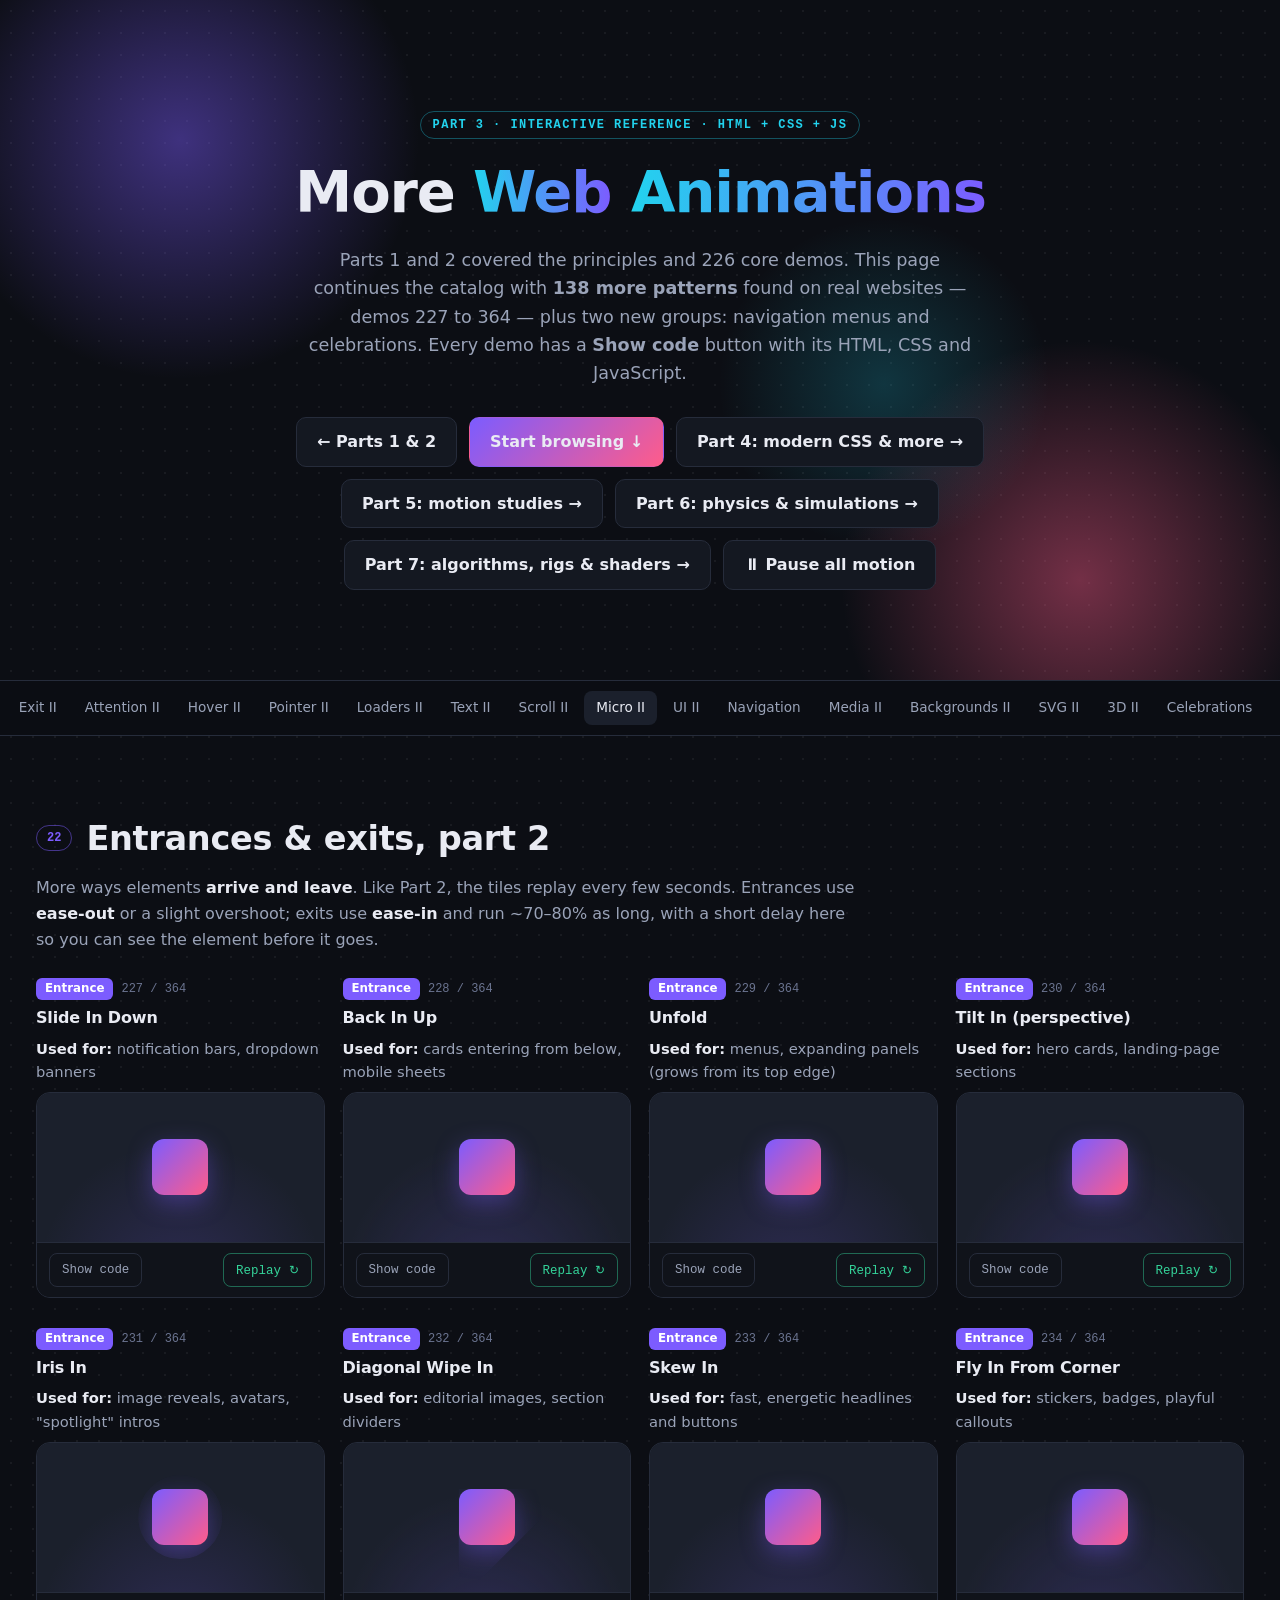
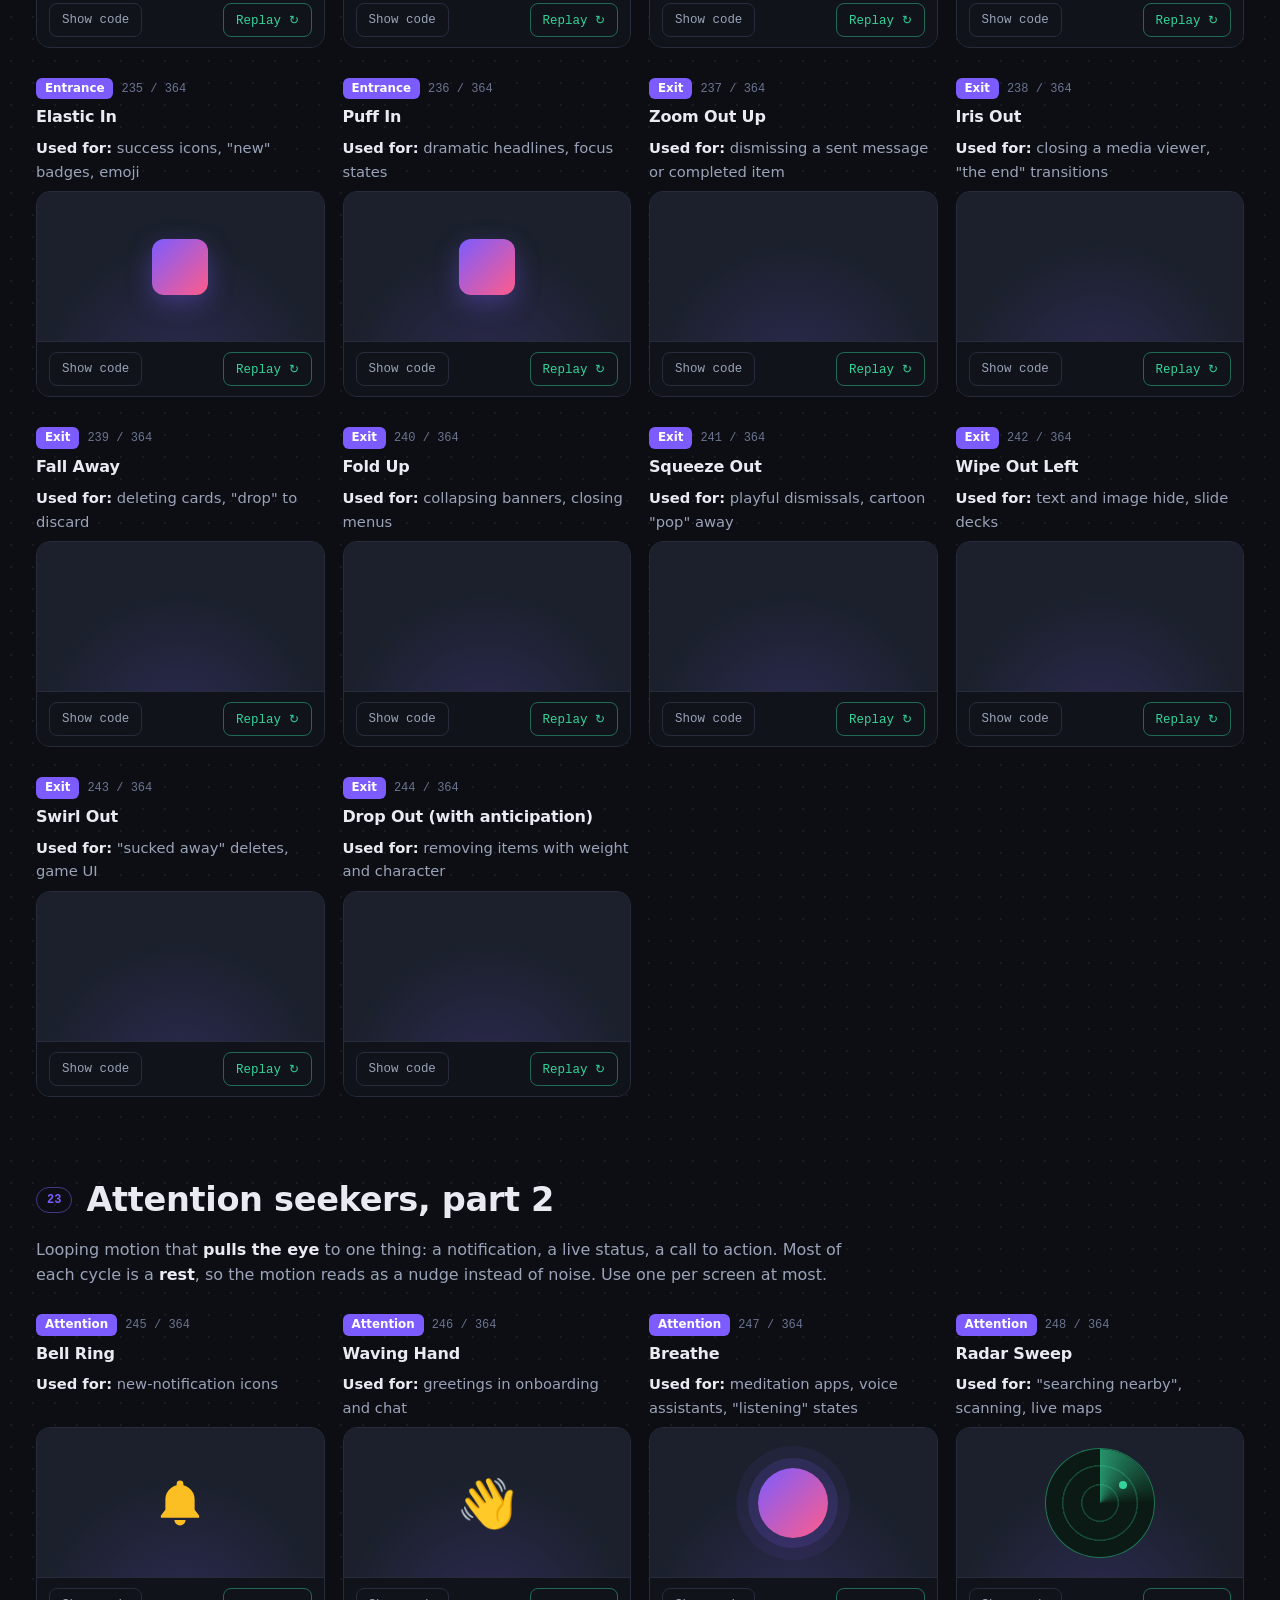
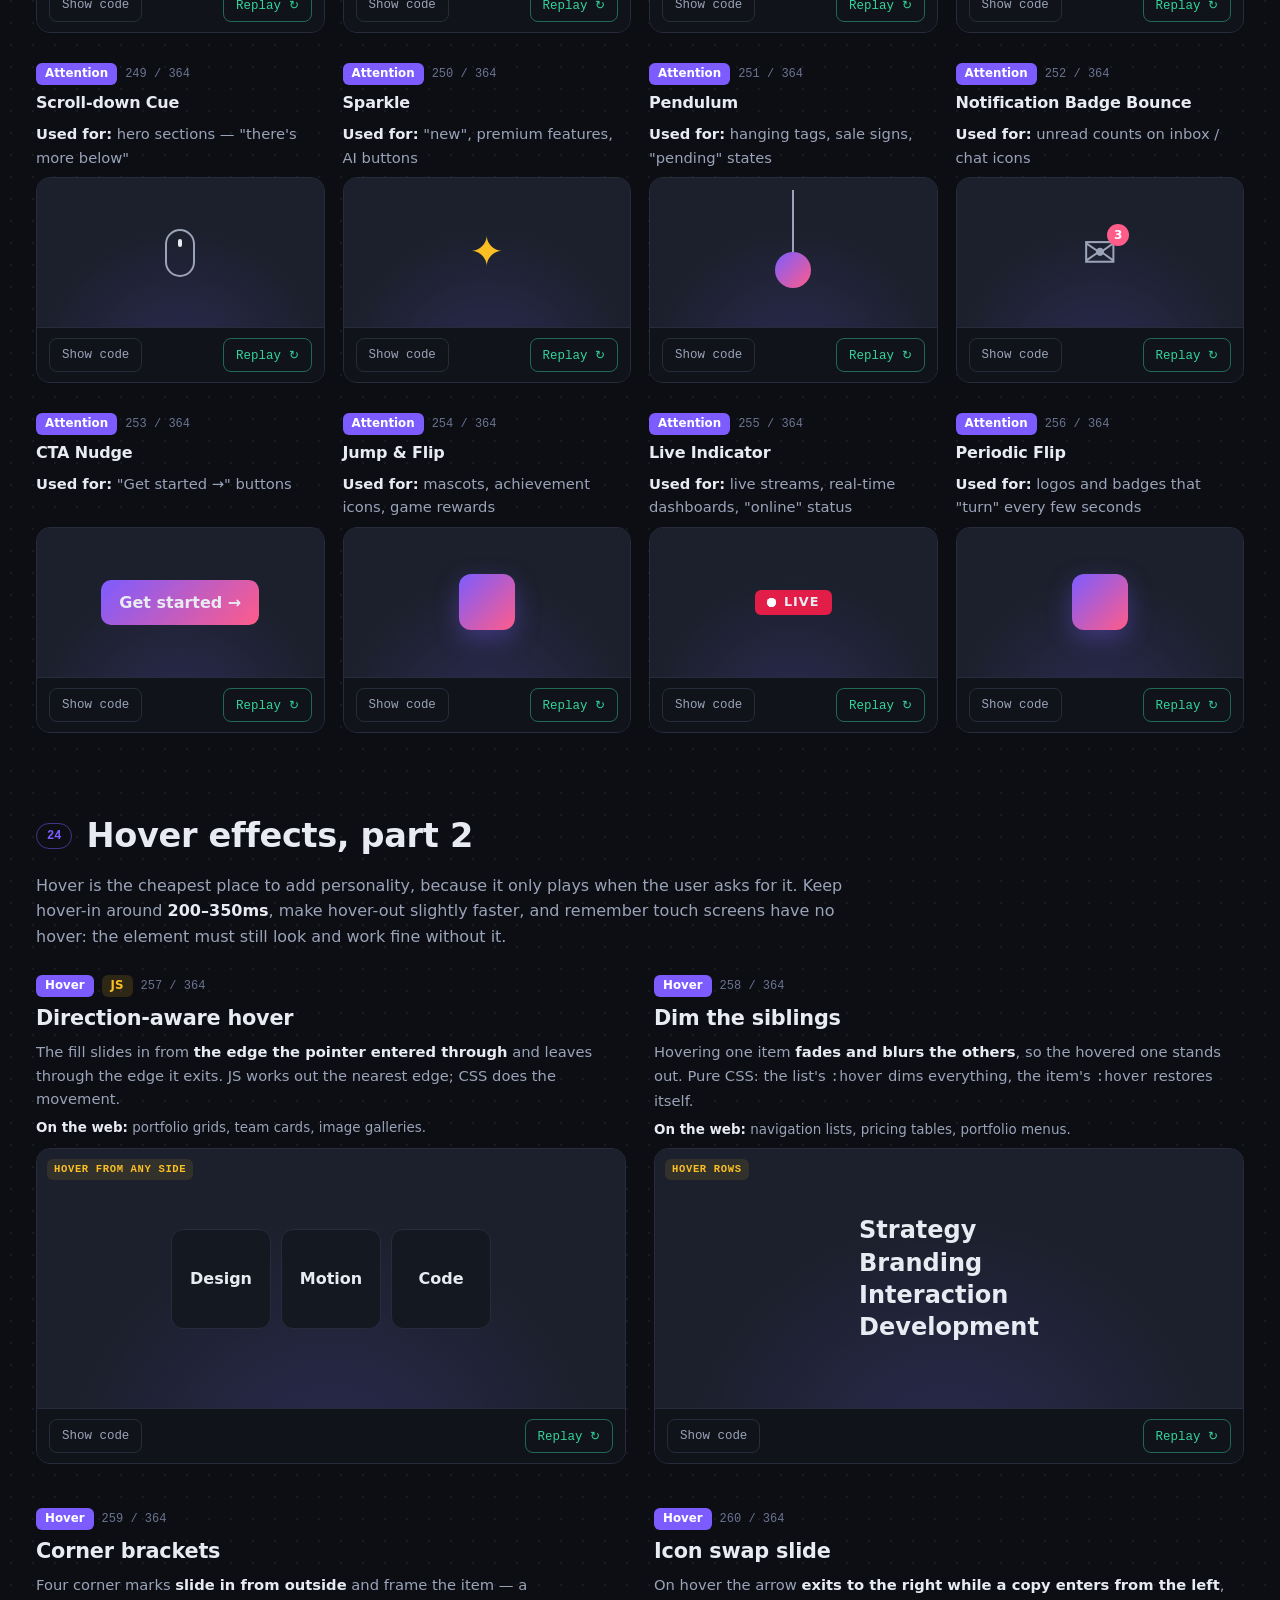
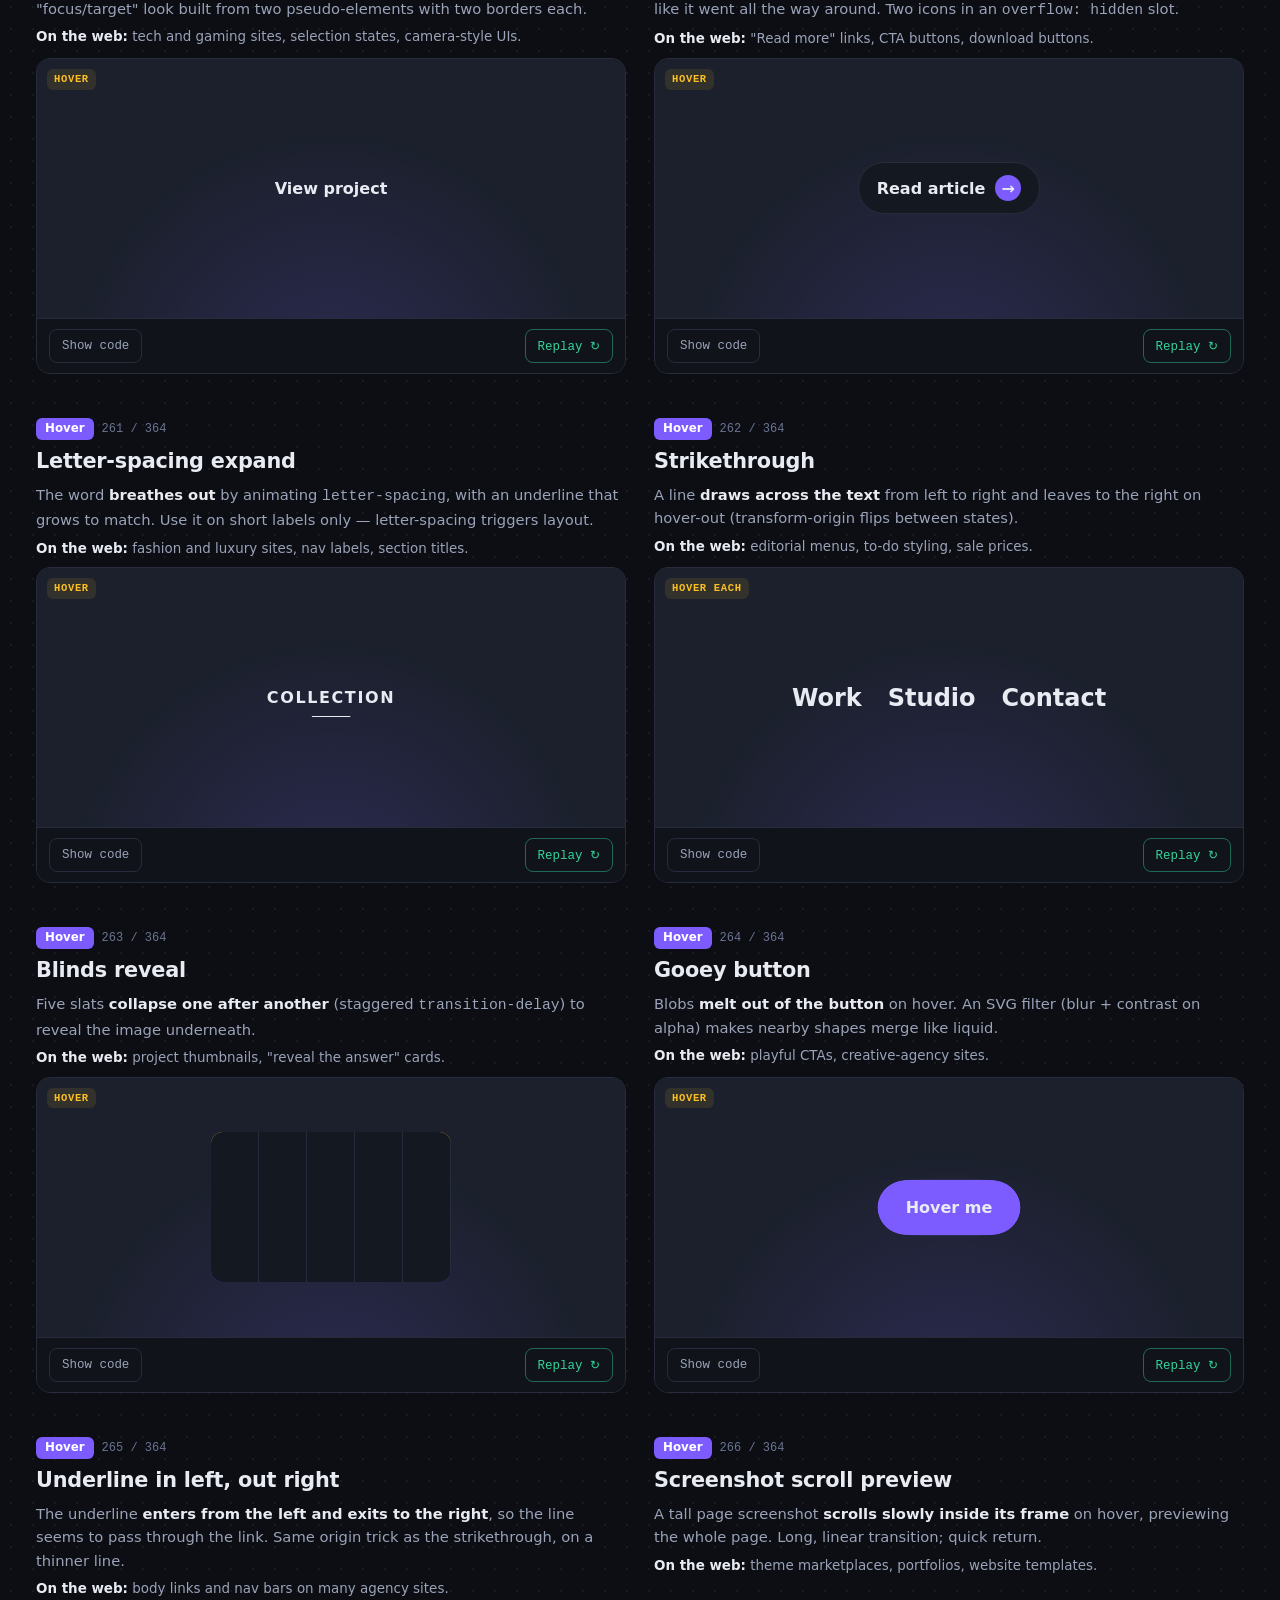
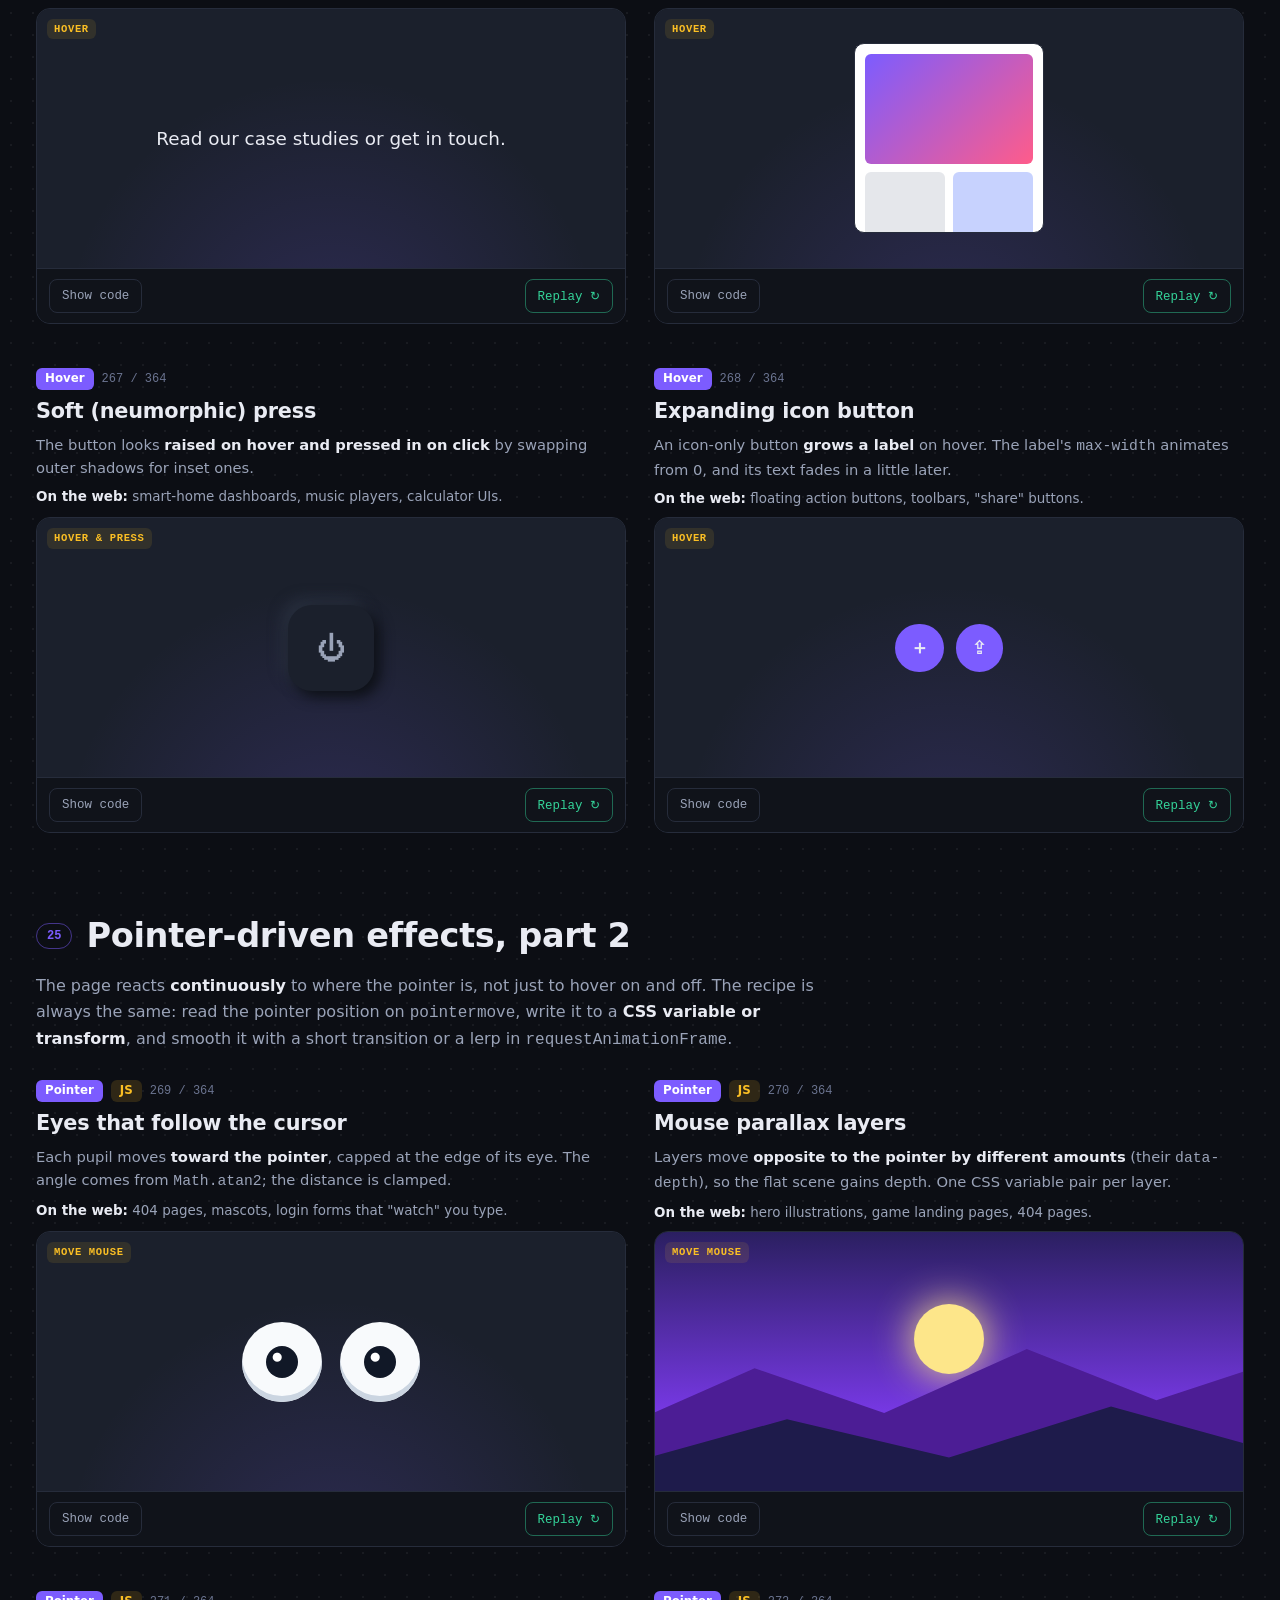
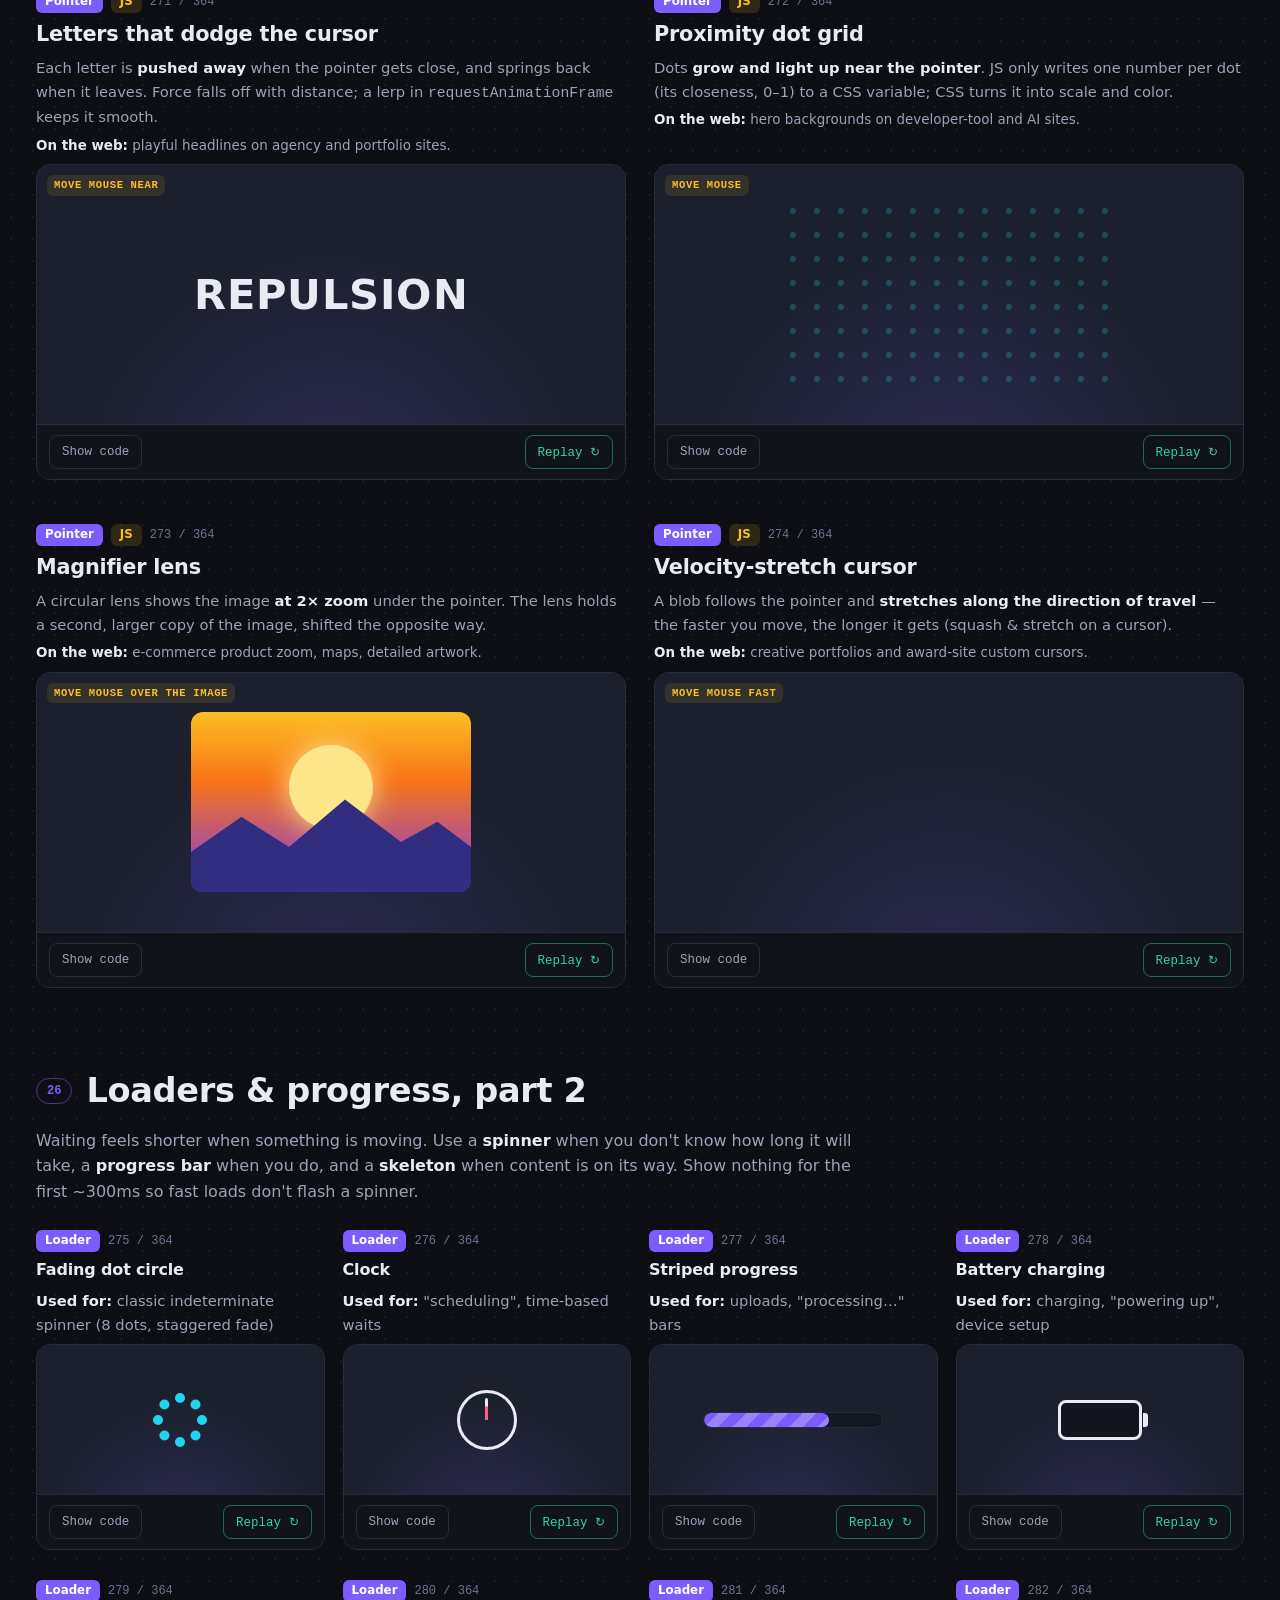
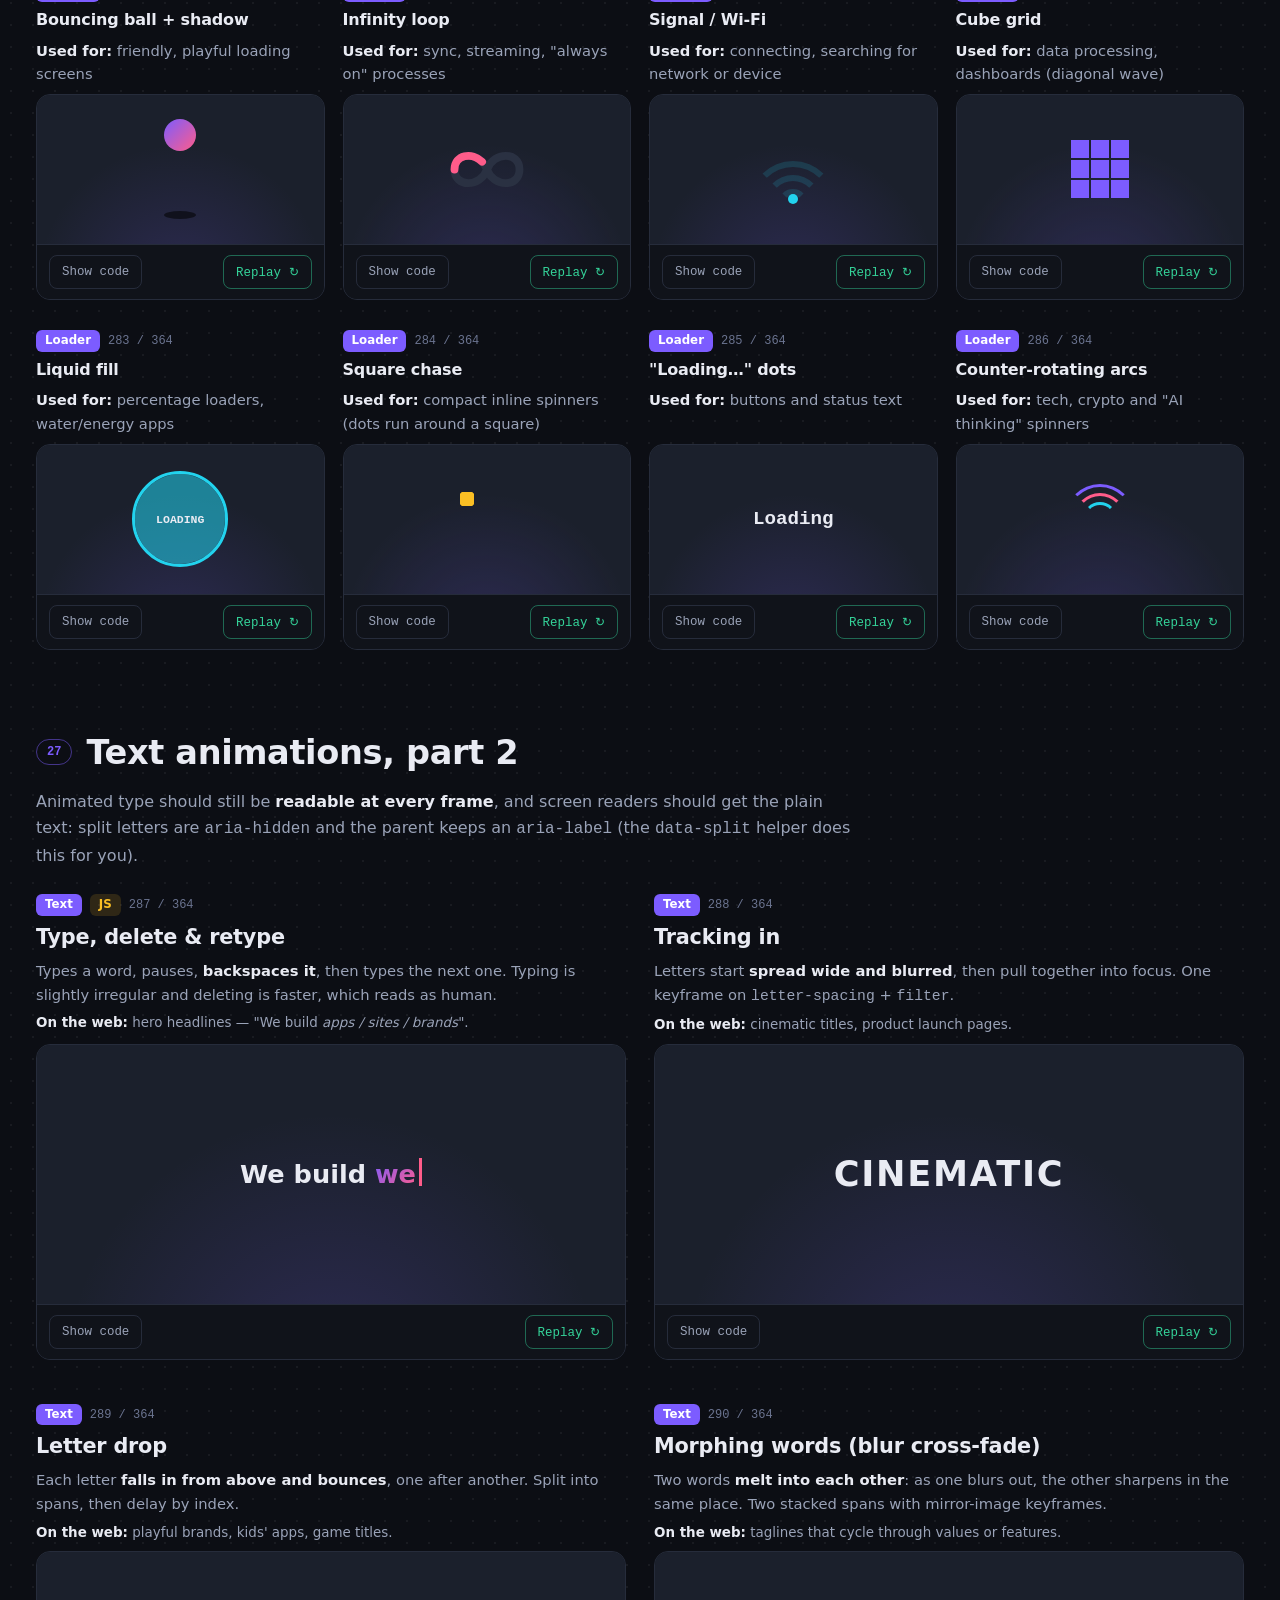
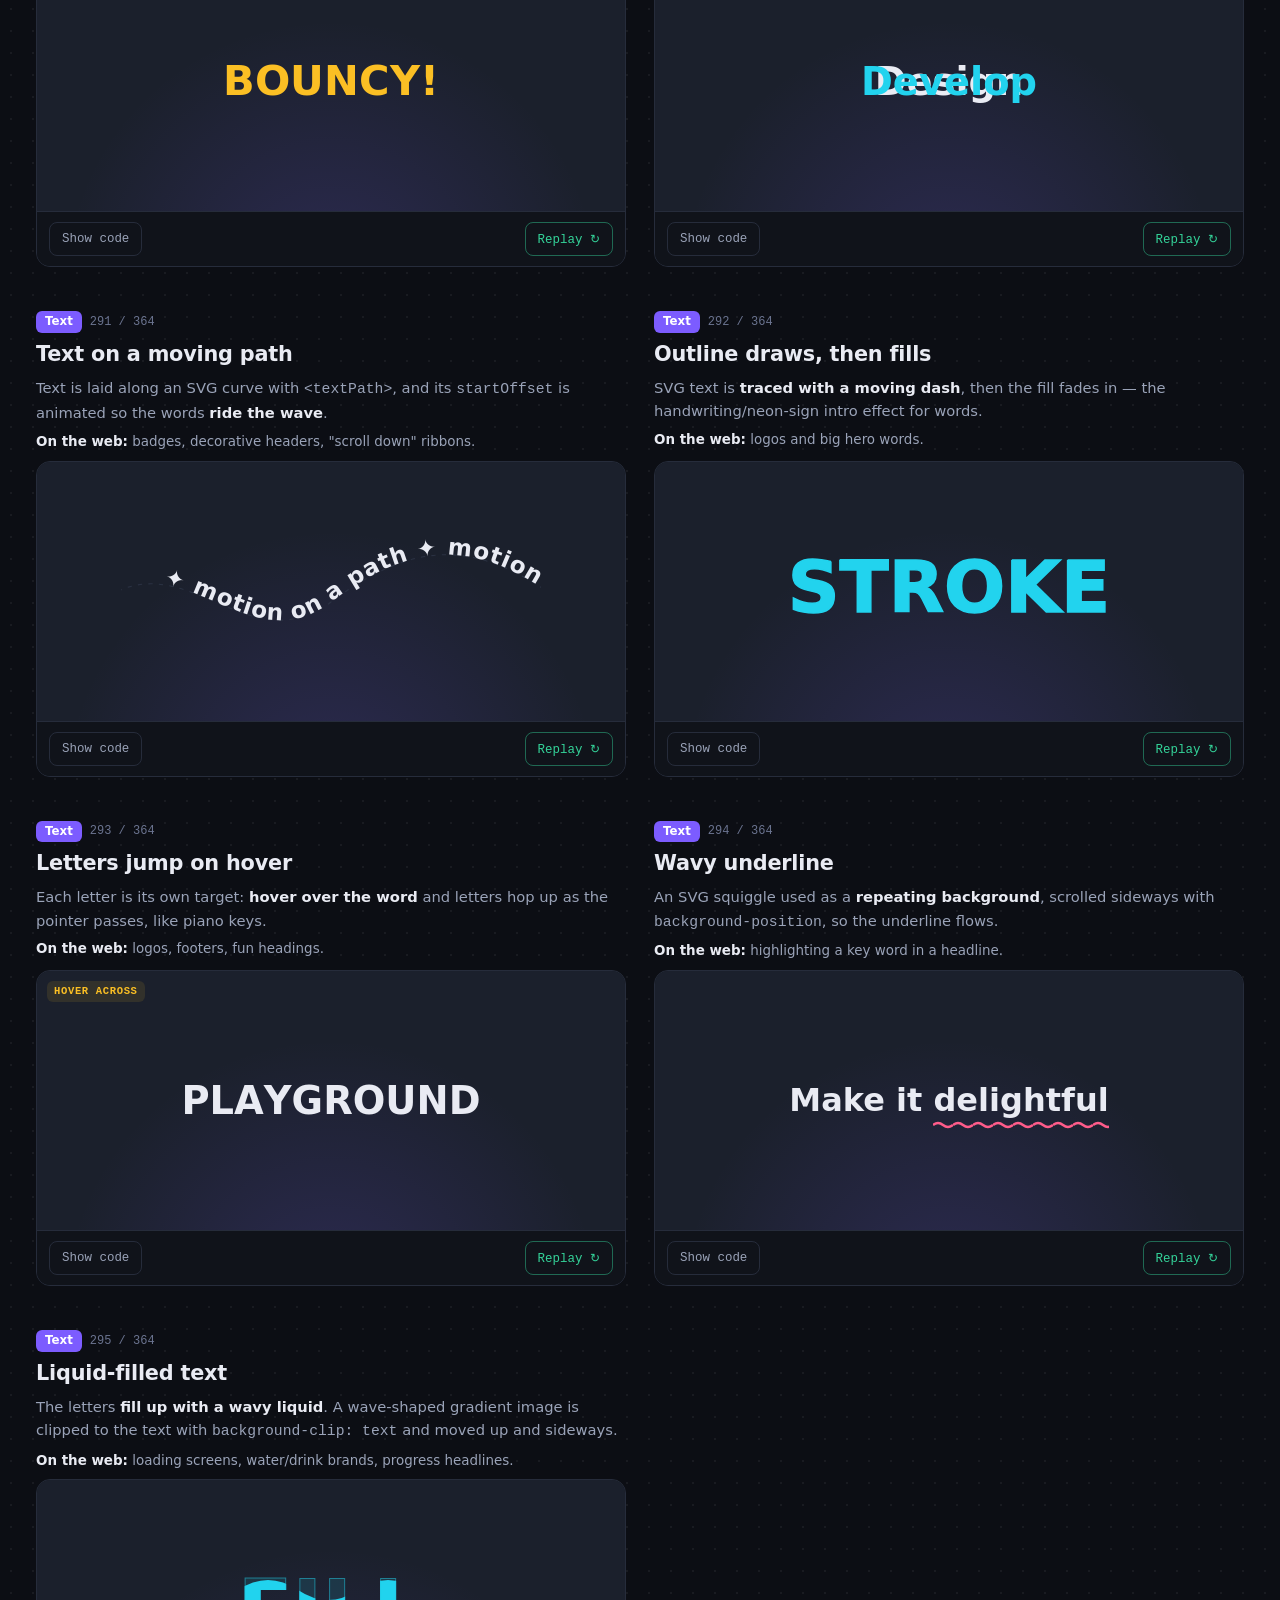
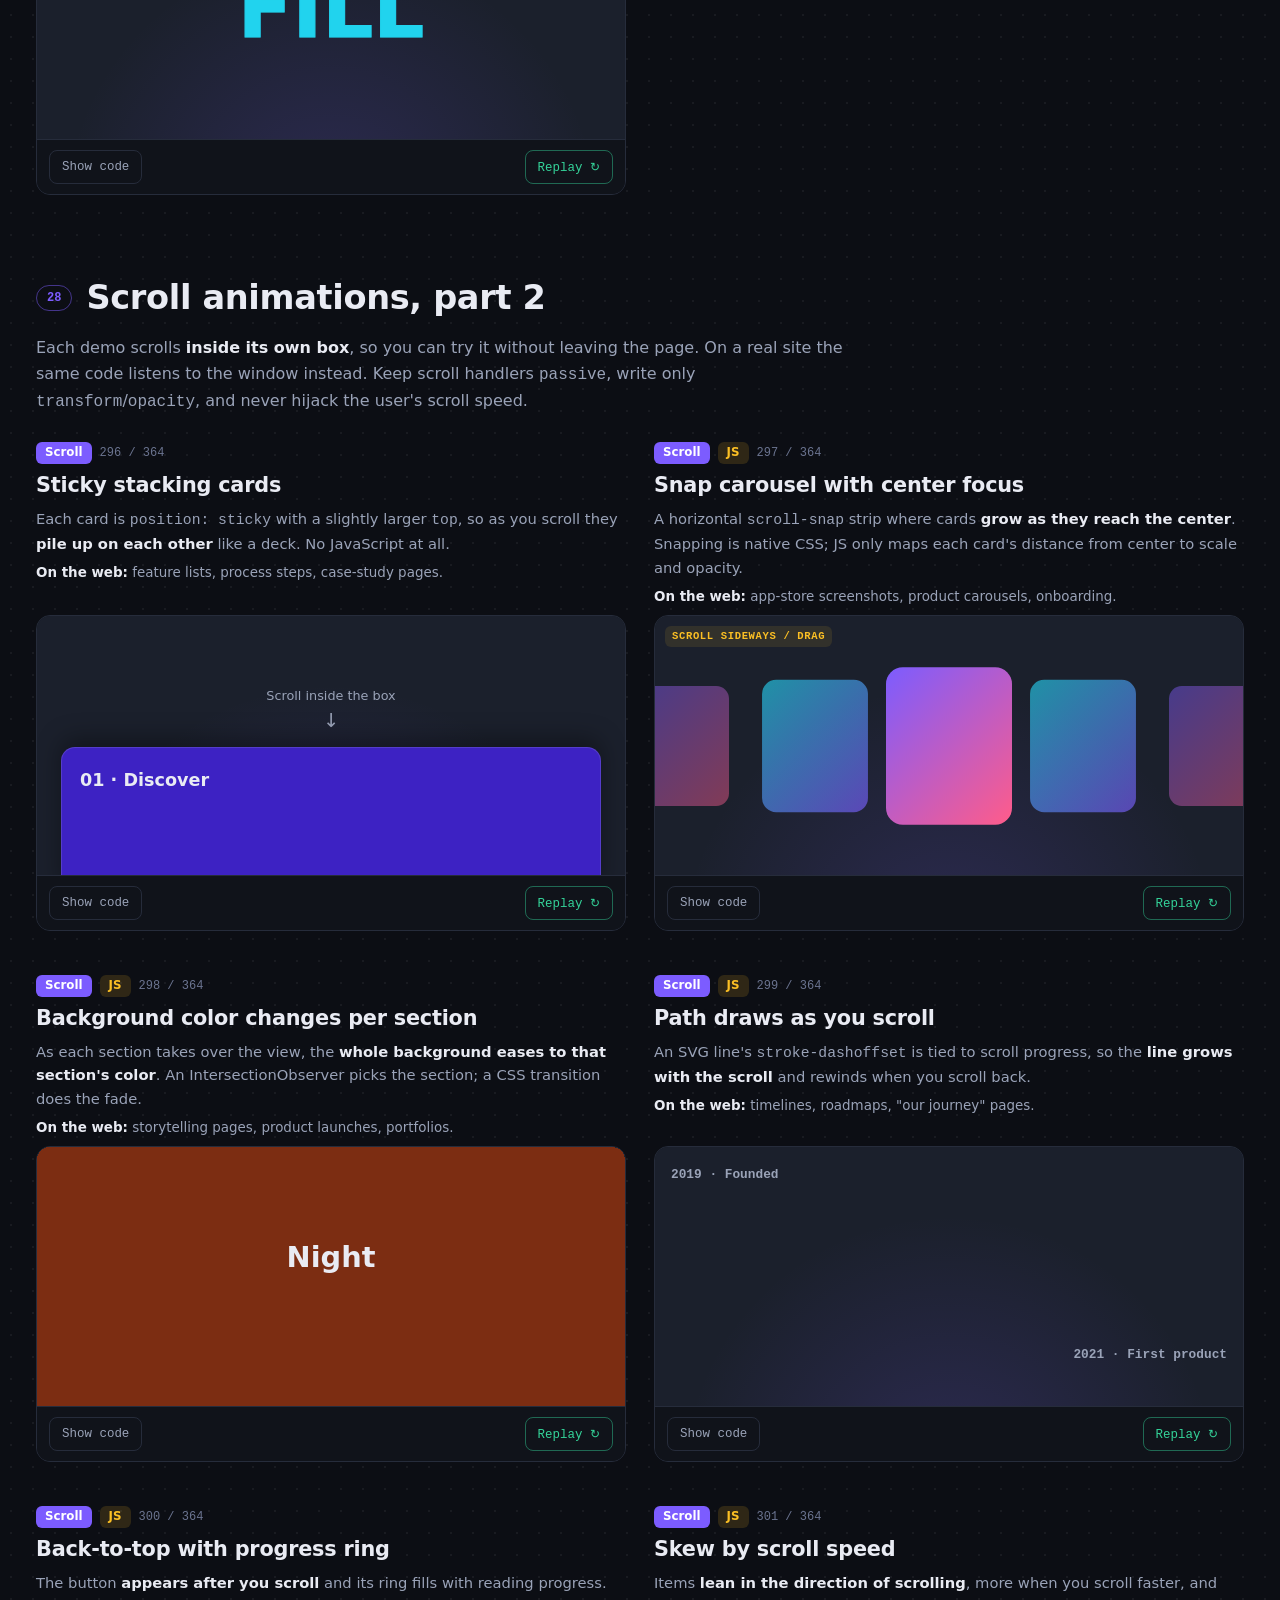
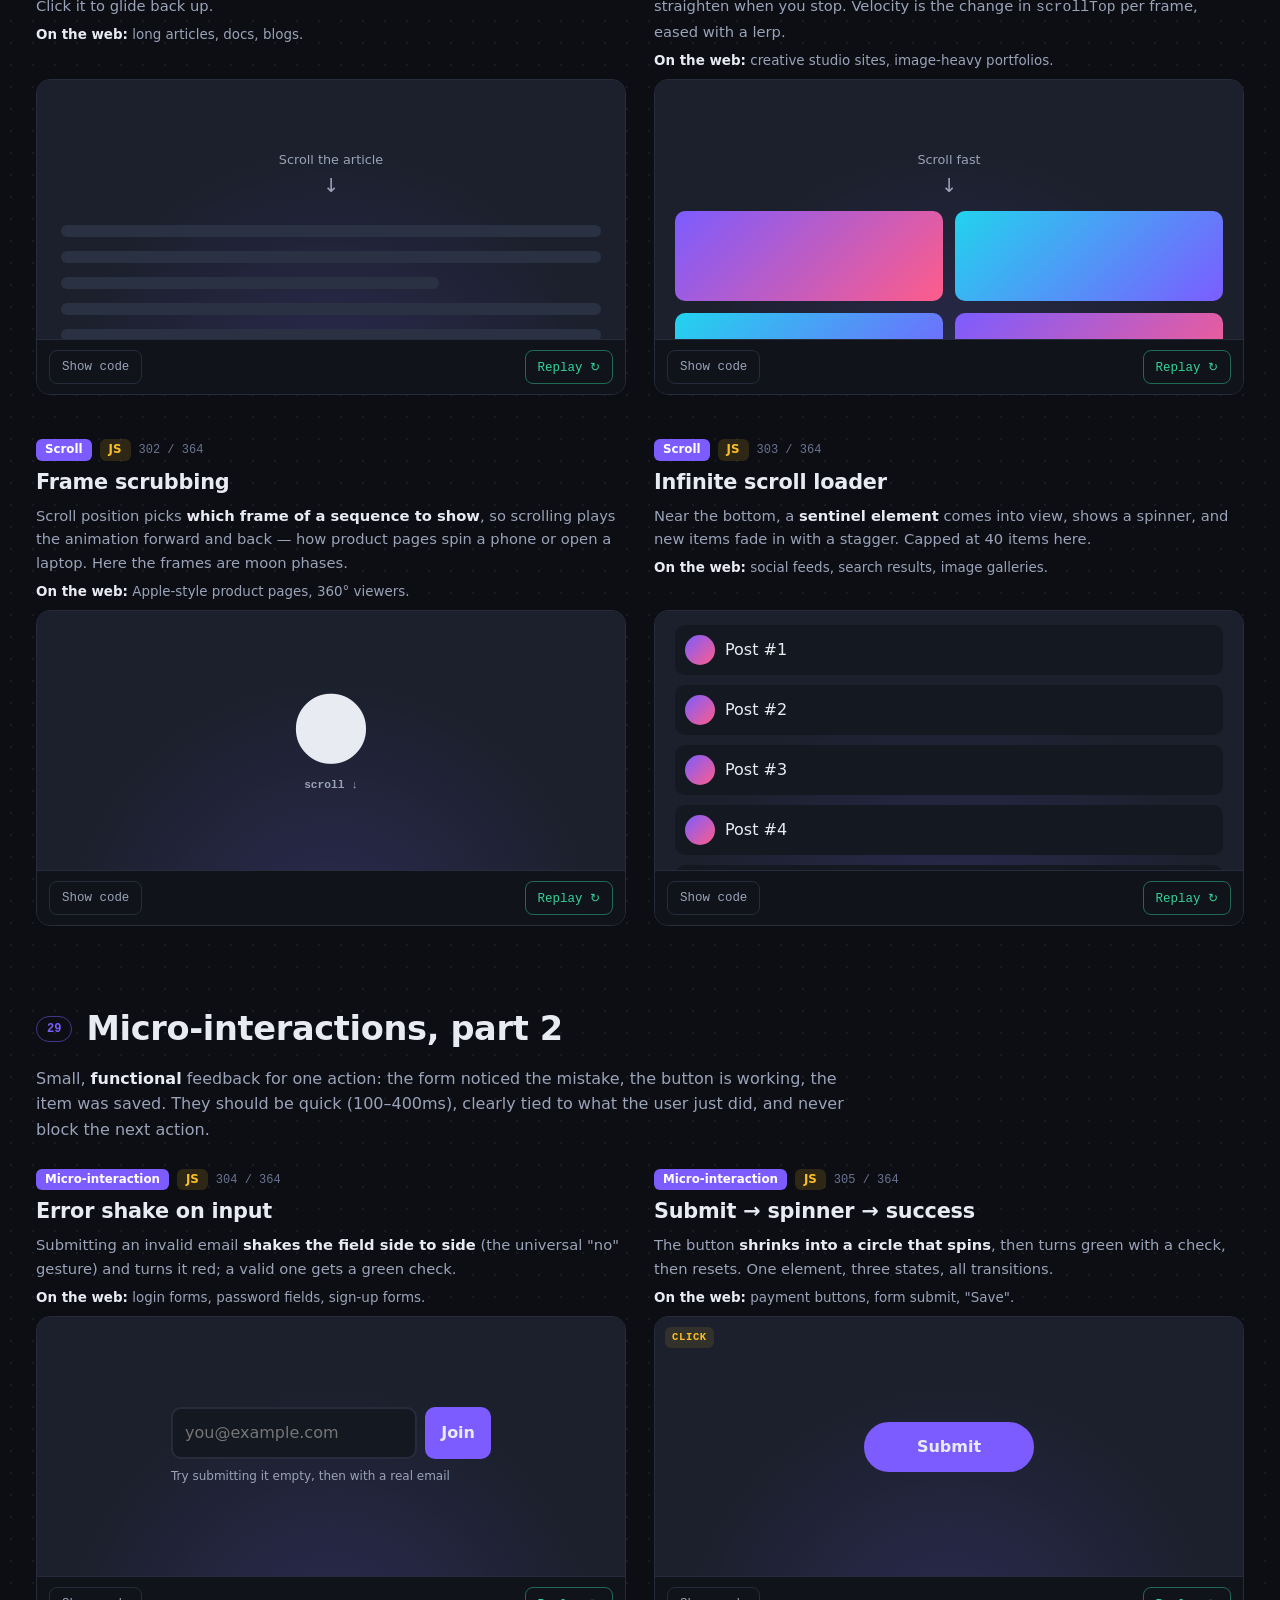
<file: more.html>
<!DOCTYPE html>

<html lang="en">
<head>
<meta charset="utf-8"/>
<meta content="width=device-width, initial-scale=1" name="viewport"/>
<title>More Web Animations — Part 3 · Web Motion Playground</title>
<meta content="Part 3 of the Web Motion Playground: 138 more animation patterns real websites use — entrances, hovers, loaders, text, scroll, micro-interactions, navigation, 3D and celebrations — each with live code." name="description"/>
<script>document.documentElement.classList.add('js');</script>
<link rel="stylesheet" href="styles.css"/>
<link rel="stylesheet" href="more.css"/>
</head>
<body>
<svg aria-hidden="true" height="0" style="position:absolute" width="0">
<filter id="m-goo"><feGaussianBlur in="SourceGraphic" result="b" stdDeviation="7"></feGaussianBlur><feColorMatrix in="b" result="g" values="1 0 0 0 0  0 1 0 0 0  0 0 1 0 0  0 0 0 22 -9"></feColorMatrix><feComposite in="SourceGraphic" in2="g" operator="atop"></feComposite></filter>
</svg>
<div class="page-progress" id="pageProgress"></div>
<!-- ================= HERO ================= -->
<header class="hero">
<div class="hero-blob b1"></div><div class="hero-blob b2"></div><div class="hero-blob b3"></div>
<div class="hero-inner">
<p class="eyebrow">Part 3 · Interactive reference · HTML + CSS + JS</p>
<h1>
<span class="word" style="--i:0">More</span>
<span class="word" style="--i:1"><span class="grad-text">Web</span></span>
<span class="word" style="--i:2"><span class="grad-text">Animations</span></span>
</h1>
<p class="lead">Parts 1 and 2 covered the principles and 226 core demos. This page continues the catalog with <strong>138 more patterns</strong> found on real websites — demos 227 to 364 — plus two new groups: navigation menus and celebrations. Every demo has a <strong>Show code</strong> button with its HTML, CSS and JavaScript.</p>
<div class="hero-actions">
<a class="btn" href="index.html">← Parts 1 &amp; 2</a>
<a class="btn primary" href="#more-entrance">Start browsing ↓</a>
<a class="btn" href="part4.html">Part 4: modern CSS &amp; more →</a>
<a class="btn" href="part5.html">Part 5: motion studies →</a>
<a class="btn" href="part6.html">Part 6: physics &amp; simulations →</a>
<a class="btn" href="part7.html">Part 7: algorithms, rigs &amp; shaders →</a>
<button class="btn" id="pauseAll">⏸ Pause all motion</button>
</div>
<p class="motion-note">Your system asks for reduced motion, so animations start paused. Press "Play all motion" to watch them.</p>
</div>
</header>
<!-- ================= TABLE OF CONTENTS ================= -->
<nav aria-label="Sections" class="toc">
<ul>
<li><a href="index.html">← Parts 1 &amp; 2</a></li>
<li><a href="#more-entrance">Entrance & Exit II</a></li>
<li><a href="#more-attention">Attention II</a></li>
<li><a href="#more-hover">Hover II</a></li>
<li><a href="#more-pointer">Pointer II</a></li>
<li><a href="#more-loaders">Loaders II</a></li>
<li><a href="#more-text">Text II</a></li>
<li><a href="#more-scroll">Scroll II</a></li>
<li><a href="#more-micro">Micro II</a></li>
<li><a href="#more-ui">UI II</a></li>
<li><a href="#nav">Navigation</a></li>
<li><a href="#more-media">Media II</a></li>
<li><a href="#more-bg">Backgrounds II</a></li>
<li><a href="#more-svg">SVG II</a></li>
<li><a href="#more-three">3D II</a></li>
<li><a href="#celebrate">Celebrations</a></li>
<li><a href="part4.html">Part 4 →</a></li>
<li><a href="part5.html">Part 5 →</a></li>
<li><a href="part6.html">Part 6 →</a></li>
<li><a href="part7.html">Part 7 →</a></li>
</ul>
</nav>
<main>
<!-- ================= 22 MORE-ENTRANCE ================= -->
<section class="section" id="more-entrance">
<div class="sec-head reveal"><span class="sec-num">22</span><h2>Entrances &amp; exits, part 2</h2></div>
<p class="sec-intro reveal">More ways elements <strong>arrive and leave</strong>. Like Part 2, the tiles replay every few seconds. Entrances use <strong>ease-out</strong> or a slight overshoot; exits use <strong>ease-in</strong> and run ~70–80% as long, with a short delay here so you can see the element before it goes.</p>
<div class="demos mini loop-gallery">
<article class="demo reveal"><div class="demo-meta"><span class="badge">Entrance</span><span class="count">227 / 364</span></div><h3>Slide In Down</h3><p class="desc"><b>Used for:</b> notification bars, dropdown banners</p><div class="demo-box"><div class="stage">
<div class="box m-slideInDown"></div>
</div><div class="demo-foot"><button aria-expanded="false" class="foot-btn show-code" type="button">Show code</button><button class="foot-btn replay-btn" type="button">Replay <span class="ico">↻</span></button></div><div class="code-panel" hidden=""><div class="code-block"><div class="code-head"><span>HTML</span><button class="copy-code" type="button">Copy</button></div><pre><code>&lt;div class="box m-slideInDown"&gt;&lt;/div&gt;</code></pre></div><div class="code-block"><div class="code-head"><span>CSS</span><button class="copy-code" type="button">Copy</button></div><pre><code>/* var(--violet), var(--ease-out)… are design tokens defined once in :root */

.box { width: 56px; height: 56px; border-radius: 12px; background: var(--grad); box-shadow: 0 8px 24px rgba(124, 92, 255, .35); }
.box.sm { width: 46px; height: 46px; }

.m-slideInDown { animation: m-slideInDown .7s var(--ease-out) both; }
@keyframes m-slideInDown {
  from { transform: translateY(-120px); opacity: 0; }
}</code></pre></div></div></div></article>
<article class="demo reveal"><div class="demo-meta"><span class="badge">Entrance</span><span class="count">228 / 364</span></div><h3>Back In Up</h3><p class="desc"><b>Used for:</b> cards entering from below, mobile sheets</p><div class="demo-box"><div class="stage">
<div class="box m-backInUp"></div>
</div><div class="demo-foot"><button aria-expanded="false" class="foot-btn show-code" type="button">Show code</button><button class="foot-btn replay-btn" type="button">Replay <span class="ico">↻</span></button></div><div class="code-panel" hidden=""><div class="code-block key"><div class="code-head"><span>Key idea</span><button class="copy-code" type="button">Copy</button></div><pre><code>from { transform: translateY(140px) scale(.7); }   /* comes up small… */
80%  { transform: translateY(0)     scale(.7); }   /* …then grows      */</code></pre></div><div class="code-block"><div class="code-head"><span>HTML</span><button class="copy-code" type="button">Copy</button></div><pre><code>&lt;div class="box m-backInUp"&gt;&lt;/div&gt;</code></pre></div><div class="code-block"><div class="code-head"><span>CSS</span><button class="copy-code" type="button">Copy</button></div><pre><code>/* var(--violet), var(--ease-out)… are design tokens defined once in :root */

.box { width: 56px; height: 56px; border-radius: 12px; background: var(--grad); box-shadow: 0 8px 24px rgba(124, 92, 255, .35); }
.box.sm { width: 46px; height: 46px; }

.m-backInUp { animation: m-backInUp .9s var(--ease-out) both; }
@keyframes m-backInUp {
  from { transform: translateY(140px) scale(.7); opacity: .6; }
  80% { transform: translateY(0) scale(.7); opacity: .8; }
  to { transform: scale(1); opacity: 1; }
}</code></pre></div></div></div></article>
<article class="demo reveal"><div class="demo-meta"><span class="badge">Entrance</span><span class="count">229 / 364</span></div><h3>Unfold</h3><p class="desc"><b>Used for:</b> menus, expanding panels (grows from its top edge)</p><div class="demo-box"><div class="stage">
<div class="box m-unfold"></div>
</div><div class="demo-foot"><button aria-expanded="false" class="foot-btn show-code" type="button">Show code</button><button class="foot-btn replay-btn" type="button">Replay <span class="ico">↻</span></button></div><div class="code-panel" hidden=""><div class="code-block"><div class="code-head"><span>HTML</span><button class="copy-code" type="button">Copy</button></div><pre><code>&lt;div class="box m-unfold"&gt;&lt;/div&gt;</code></pre></div><div class="code-block"><div class="code-head"><span>CSS</span><button class="copy-code" type="button">Copy</button></div><pre><code>/* var(--violet), var(--ease-out)… are design tokens defined once in :root */

.box { width: 56px; height: 56px; border-radius: 12px; background: var(--grad); box-shadow: 0 8px 24px rgba(124, 92, 255, .35); }
.box.sm { width: 46px; height: 46px; }

.m-unfold { transform-origin: top; animation: m-unfold .6s var(--ease-out) both; }
@keyframes m-unfold {
  from { transform: scaleY(0); }
  60% { transform: scaleY(1.08); }
}</code></pre></div></div></div></article>
<article class="demo reveal"><div class="demo-meta"><span class="badge">Entrance</span><span class="count">230 / 364</span></div><h3>Tilt In (perspective)</h3><p class="desc"><b>Used for:</b> hero cards, landing-page sections</p><div class="demo-box"><div class="stage">
<div class="box m-tiltIn"></div>
</div><div class="demo-foot"><button aria-expanded="false" class="foot-btn show-code" type="button">Show code</button><button class="foot-btn replay-btn" type="button">Replay <span class="ico">↻</span></button></div><div class="code-panel" hidden=""><div class="code-block"><div class="code-head"><span>HTML</span><button class="copy-code" type="button">Copy</button></div><pre><code>&lt;div class="box m-tiltIn"&gt;&lt;/div&gt;</code></pre></div><div class="code-block"><div class="code-head"><span>CSS</span><button class="copy-code" type="button">Copy</button></div><pre><code>/* var(--violet), var(--ease-out)… are design tokens defined once in :root */

.box { width: 56px; height: 56px; border-radius: 12px; background: var(--grad); box-shadow: 0 8px 24px rgba(124, 92, 255, .35); }
.box.sm { width: 46px; height: 46px; }

.m-tiltIn { transform-origin: 50% 0; animation: m-tiltIn .8s var(--ease-out) both; }
@keyframes m-tiltIn {
  from { transform: perspective(500px) rotateX(-80deg) translateY(-30px); opacity: 0; }
}</code></pre></div></div></div></article>
<article class="demo reveal"><div class="demo-meta"><span class="badge">Entrance</span><span class="count">231 / 364</span></div><h3>Iris In</h3><p class="desc"><b>Used for:</b> image reveals, avatars, "spotlight" intros</p><div class="demo-box"><div class="stage">
<div class="box m-irisIn"></div>
</div><div class="demo-foot"><button aria-expanded="false" class="foot-btn show-code" type="button">Show code</button><button class="foot-btn replay-btn" type="button">Replay <span class="ico">↻</span></button></div><div class="code-panel" hidden=""><div class="code-block key"><div class="code-head"><span>Key idea</span><button class="copy-code" type="button">Copy</button></div><pre><code>from { clip-path: circle(0% at 50% 50%); }
to   { clip-path: circle(75% at 50% 50%); }</code></pre></div><div class="code-block"><div class="code-head"><span>HTML</span><button class="copy-code" type="button">Copy</button></div><pre><code>&lt;div class="box m-irisIn"&gt;&lt;/div&gt;</code></pre></div><div class="code-block"><div class="code-head"><span>CSS</span><button class="copy-code" type="button">Copy</button></div><pre><code>/* var(--violet), var(--ease-out)… are design tokens defined once in :root */

.box { width: 56px; height: 56px; border-radius: 12px; background: var(--grad); box-shadow: 0 8px 24px rgba(124, 92, 255, .35); }
.box.sm { width: 46px; height: 46px; }

.m-irisIn { animation: m-irisIn .8s var(--ease-out) both; }
@keyframes m-irisIn {
  from { clip-path: circle(0% at 50% 50%); }
  to { clip-path: circle(75% at 50% 50%); }
}</code></pre></div></div></div></article>
<article class="demo reveal"><div class="demo-meta"><span class="badge">Entrance</span><span class="count">232 / 364</span></div><h3>Diagonal Wipe In</h3><p class="desc"><b>Used for:</b> editorial images, section dividers</p><div class="demo-box"><div class="stage">
<div class="box m-diagWipe"></div>
</div><div class="demo-foot"><button aria-expanded="false" class="foot-btn show-code" type="button">Show code</button><button class="foot-btn replay-btn" type="button">Replay <span class="ico">↻</span></button></div><div class="code-panel" hidden=""><div class="code-block"><div class="code-head"><span>HTML</span><button class="copy-code" type="button">Copy</button></div><pre><code>&lt;div class="box m-diagWipe"&gt;&lt;/div&gt;</code></pre></div><div class="code-block"><div class="code-head"><span>CSS</span><button class="copy-code" type="button">Copy</button></div><pre><code>/* var(--violet), var(--ease-out)… are design tokens defined once in :root */

.box { width: 56px; height: 56px; border-radius: 12px; background: var(--grad); box-shadow: 0 8px 24px rgba(124, 92, 255, .35); }
.box.sm { width: 46px; height: 46px; }

.m-diagWipe { animation: m-diagWipe .8s var(--ease-out) both; }
@keyframes m-diagWipe {
  from { clip-path: polygon(0 0, 0 0, 0 0); }
  to { clip-path: polygon(0 0, 200% 0, 0 200%); }
}</code></pre></div></div></div></article>
<article class="demo reveal"><div class="demo-meta"><span class="badge">Entrance</span><span class="count">233 / 364</span></div><h3>Skew In</h3><p class="desc"><b>Used for:</b> fast, energetic headlines and buttons</p><div class="demo-box"><div class="stage">
<div class="box m-skewIn"></div>
</div><div class="demo-foot"><button aria-expanded="false" class="foot-btn show-code" type="button">Show code</button><button class="foot-btn replay-btn" type="button">Replay <span class="ico">↻</span></button></div><div class="code-panel" hidden=""><div class="code-block"><div class="code-head"><span>HTML</span><button class="copy-code" type="button">Copy</button></div><pre><code>&lt;div class="box m-skewIn"&gt;&lt;/div&gt;</code></pre></div><div class="code-block"><div class="code-head"><span>CSS</span><button class="copy-code" type="button">Copy</button></div><pre><code>/* var(--violet), var(--ease-out)… are design tokens defined once in :root */

.box { width: 56px; height: 56px; border-radius: 12px; background: var(--grad); box-shadow: 0 8px 24px rgba(124, 92, 255, .35); }
.box.sm { width: 46px; height: 46px; }

.m-skewIn { animation: m-skewIn .8s var(--ease-out) both; }
@keyframes m-skewIn {
  from { transform: translateX(-140px) skewX(30deg); opacity: 0; }
  60% { transform: translateX(0) skewX(-14deg); opacity: 1; }
  80% { transform: skewX(5deg); }
  to { transform: none; }
}</code></pre></div></div></div></article>
<article class="demo reveal"><div class="demo-meta"><span class="badge">Entrance</span><span class="count">234 / 364</span></div><h3>Fly In From Corner</h3><p class="desc"><b>Used for:</b> stickers, badges, playful callouts</p><div class="demo-box"><div class="stage">
<div class="box m-flyCorner"></div>
</div><div class="demo-foot"><button aria-expanded="false" class="foot-btn show-code" type="button">Show code</button><button class="foot-btn replay-btn" type="button">Replay <span class="ico">↻</span></button></div><div class="code-panel" hidden=""><div class="code-block"><div class="code-head"><span>HTML</span><button class="copy-code" type="button">Copy</button></div><pre><code>&lt;div class="box m-flyCorner"&gt;&lt;/div&gt;</code></pre></div><div class="code-block"><div class="code-head"><span>CSS</span><button class="copy-code" type="button">Copy</button></div><pre><code>/* var(--violet), var(--ease-out)… are design tokens defined once in :root */

.box { width: 56px; height: 56px; border-radius: 12px; background: var(--grad); box-shadow: 0 8px 24px rgba(124, 92, 255, .35); }
.box.sm { width: 46px; height: 46px; }

.m-flyCorner { animation: m-flyCorner .8s var(--ease-back) both; }
@keyframes m-flyCorner {
  from { transform: translate(-110px, -70px) rotate(-35deg) scale(.4); opacity: 0; }
}</code></pre></div></div></div></article>
<article class="demo reveal"><div class="demo-meta"><span class="badge">Entrance</span><span class="count">235 / 364</span></div><h3>Elastic In</h3><p class="desc"><b>Used for:</b> success icons, "new" badges, emoji</p><div class="demo-box"><div class="stage">
<div class="box m-elasticIn"></div>
</div><div class="demo-foot"><button aria-expanded="false" class="foot-btn show-code" type="button">Show code</button><button class="foot-btn replay-btn" type="button">Replay <span class="ico">↻</span></button></div><div class="code-panel" hidden=""><div class="code-block"><div class="code-head"><span>HTML</span><button class="copy-code" type="button">Copy</button></div><pre><code>&lt;div class="box m-elasticIn"&gt;&lt;/div&gt;</code></pre></div><div class="code-block"><div class="code-head"><span>CSS</span><button class="copy-code" type="button">Copy</button></div><pre><code>/* var(--violet), var(--ease-out)… are design tokens defined once in :root */

.box { width: 56px; height: 56px; border-radius: 12px; background: var(--grad); box-shadow: 0 8px 24px rgba(124, 92, 255, .35); }
.box.sm { width: 46px; height: 46px; }

.m-elasticIn { animation: m-elasticIn 1s ease-out both; }
@keyframes m-elasticIn {
  0% { transform: scale(0); }
  45% { transform: scale(1.18); }
  65% { transform: scale(.9); }
  82% { transform: scale(1.05); }
  100% { transform: scale(1); }
}</code></pre></div></div></div></article>
<article class="demo reveal"><div class="demo-meta"><span class="badge">Entrance</span><span class="count">236 / 364</span></div><h3>Puff In</h3><p class="desc"><b>Used for:</b> dramatic headlines, focus states</p><div class="demo-box"><div class="stage">
<div class="box m-puffIn"></div>
</div><div class="demo-foot"><button aria-expanded="false" class="foot-btn show-code" type="button">Show code</button><button class="foot-btn replay-btn" type="button">Replay <span class="ico">↻</span></button></div><div class="code-panel" hidden=""><div class="code-block"><div class="code-head"><span>HTML</span><button class="copy-code" type="button">Copy</button></div><pre><code>&lt;div class="box m-puffIn"&gt;&lt;/div&gt;</code></pre></div><div class="code-block"><div class="code-head"><span>CSS</span><button class="copy-code" type="button">Copy</button></div><pre><code>/* var(--violet), var(--ease-out)… are design tokens defined once in :root */

.box { width: 56px; height: 56px; border-radius: 12px; background: var(--grad); box-shadow: 0 8px 24px rgba(124, 92, 255, .35); }
.box.sm { width: 46px; height: 46px; }

.m-puffIn { animation: m-puffIn .7s var(--ease-out) both; }
@keyframes m-puffIn {
  from { transform: scale(2.2); filter: blur(6px); opacity: 0; }
}</code></pre></div></div></div></article>
<article class="demo reveal"><div class="demo-meta"><span class="badge">Exit</span><span class="count">237 / 364</span></div><h3>Zoom Out Up</h3><p class="desc"><b>Used for:</b> dismissing a sent message or completed item</p><div class="demo-box"><div class="stage">
<div class="box m-zoomOutUp"></div>
</div><div class="demo-foot"><button aria-expanded="false" class="foot-btn show-code" type="button">Show code</button><button class="foot-btn replay-btn" type="button">Replay <span class="ico">↻</span></button></div><div class="code-panel" hidden=""><div class="code-block"><div class="code-head"><span>HTML</span><button class="copy-code" type="button">Copy</button></div><pre><code>&lt;div class="box m-zoomOutUp"&gt;&lt;/div&gt;</code></pre></div><div class="code-block"><div class="code-head"><span>CSS</span><button class="copy-code" type="button">Copy</button></div><pre><code>/* var(--violet), var(--ease-out)… are design tokens defined once in :root */

.box { width: 56px; height: 56px; border-radius: 12px; background: var(--grad); box-shadow: 0 8px 24px rgba(124, 92, 255, .35); }
.box.sm { width: 46px; height: 46px; }

.m-zoomOutUp { animation: m-zoomOutUp .8s ease-in .6s both; }
@keyframes m-zoomOutUp {
  40% { transform: translateY(18px) scale(.6); opacity: 1; }
  to { transform: translateY(-160px) scale(.1); opacity: 0; }
}</code></pre></div></div></div></article>
<article class="demo reveal"><div class="demo-meta"><span class="badge">Exit</span><span class="count">238 / 364</span></div><h3>Iris Out</h3><p class="desc"><b>Used for:</b> closing a media viewer, "the end" transitions</p><div class="demo-box"><div class="stage">
<div class="box m-irisOut"></div>
</div><div class="demo-foot"><button aria-expanded="false" class="foot-btn show-code" type="button">Show code</button><button class="foot-btn replay-btn" type="button">Replay <span class="ico">↻</span></button></div><div class="code-panel" hidden=""><div class="code-block"><div class="code-head"><span>HTML</span><button class="copy-code" type="button">Copy</button></div><pre><code>&lt;div class="box m-irisOut"&gt;&lt;/div&gt;</code></pre></div><div class="code-block"><div class="code-head"><span>CSS</span><button class="copy-code" type="button">Copy</button></div><pre><code>/* var(--violet), var(--ease-out)… are design tokens defined once in :root */

.box { width: 56px; height: 56px; border-radius: 12px; background: var(--grad); box-shadow: 0 8px 24px rgba(124, 92, 255, .35); }
.box.sm { width: 46px; height: 46px; }

.m-irisOut { animation: m-irisOut .6s var(--ease-in) .6s both; }
@keyframes m-irisOut {
  from { clip-path: circle(75% at 50% 50%); }
  to { clip-path: circle(0% at 50% 50%); }
}</code></pre></div></div></div></article>
<article class="demo reveal"><div class="demo-meta"><span class="badge">Exit</span><span class="count">239 / 364</span></div><h3>Fall Away</h3><p class="desc"><b>Used for:</b> deleting cards, "drop" to discard</p><div class="demo-box"><div class="stage">
<div class="box m-fallAway"></div>
</div><div class="demo-foot"><button aria-expanded="false" class="foot-btn show-code" type="button">Show code</button><button class="foot-btn replay-btn" type="button">Replay <span class="ico">↻</span></button></div><div class="code-panel" hidden=""><div class="code-block"><div class="code-head"><span>HTML</span><button class="copy-code" type="button">Copy</button></div><pre><code>&lt;div class="box m-fallAway"&gt;&lt;/div&gt;</code></pre></div><div class="code-block"><div class="code-head"><span>CSS</span><button class="copy-code" type="button">Copy</button></div><pre><code>/* var(--violet), var(--ease-out)… are design tokens defined once in :root */

.box { width: 56px; height: 56px; border-radius: 12px; background: var(--grad); box-shadow: 0 8px 24px rgba(124, 92, 255, .35); }
.box.sm { width: 46px; height: 46px; }

.m-fallAway { transform-origin: 0 100%; animation: m-fallAway .8s var(--ease-in) .6s both; }
@keyframes m-fallAway {
  20% { transform: rotate(-8deg); }
  to { transform: translateY(170px) rotate(40deg); opacity: 0; }
}</code></pre></div></div></div></article>
<article class="demo reveal"><div class="demo-meta"><span class="badge">Exit</span><span class="count">240 / 364</span></div><h3>Fold Up</h3><p class="desc"><b>Used for:</b> collapsing banners, closing menus</p><div class="demo-box"><div class="stage">
<div class="box m-foldUp"></div>
</div><div class="demo-foot"><button aria-expanded="false" class="foot-btn show-code" type="button">Show code</button><button class="foot-btn replay-btn" type="button">Replay <span class="ico">↻</span></button></div><div class="code-panel" hidden=""><div class="code-block"><div class="code-head"><span>HTML</span><button class="copy-code" type="button">Copy</button></div><pre><code>&lt;div class="box m-foldUp"&gt;&lt;/div&gt;</code></pre></div><div class="code-block"><div class="code-head"><span>CSS</span><button class="copy-code" type="button">Copy</button></div><pre><code>/* var(--violet), var(--ease-out)… are design tokens defined once in :root */

.box { width: 56px; height: 56px; border-radius: 12px; background: var(--grad); box-shadow: 0 8px 24px rgba(124, 92, 255, .35); }
.box.sm { width: 46px; height: 46px; }

.m-foldUp { transform-origin: top; animation: m-foldUp .55s var(--ease-in) .6s both; }
@keyframes m-foldUp {
  to { transform: perspective(500px) rotateX(90deg); opacity: 0; }
}</code></pre></div></div></div></article>
<article class="demo reveal"><div class="demo-meta"><span class="badge">Exit</span><span class="count">241 / 364</span></div><h3>Squeeze Out</h3><p class="desc"><b>Used for:</b> playful dismissals, cartoon "pop" away</p><div class="demo-box"><div class="stage">
<div class="box m-squeezeOut"></div>
</div><div class="demo-foot"><button aria-expanded="false" class="foot-btn show-code" type="button">Show code</button><button class="foot-btn replay-btn" type="button">Replay <span class="ico">↻</span></button></div><div class="code-panel" hidden=""><div class="code-block"><div class="code-head"><span>HTML</span><button class="copy-code" type="button">Copy</button></div><pre><code>&lt;div class="box m-squeezeOut"&gt;&lt;/div&gt;</code></pre></div><div class="code-block"><div class="code-head"><span>CSS</span><button class="copy-code" type="button">Copy</button></div><pre><code>/* var(--violet), var(--ease-out)… are design tokens defined once in :root */

.box { width: 56px; height: 56px; border-radius: 12px; background: var(--grad); box-shadow: 0 8px 24px rgba(124, 92, 255, .35); }
.box.sm { width: 46px; height: 46px; }

.m-squeezeOut { animation: m-squeezeOut .6s ease-in .6s both; }
@keyframes m-squeezeOut {
  30% { transform: scale(1.3, .7); }
  to { transform: scale(0, 1.6); opacity: 0; }
}</code></pre></div></div></div></article>
<article class="demo reveal"><div class="demo-meta"><span class="badge">Exit</span><span class="count">242 / 364</span></div><h3>Wipe Out Left</h3><p class="desc"><b>Used for:</b> text and image hide, slide decks</p><div class="demo-box"><div class="stage">
<div class="box m-wipeOut"></div>
</div><div class="demo-foot"><button aria-expanded="false" class="foot-btn show-code" type="button">Show code</button><button class="foot-btn replay-btn" type="button">Replay <span class="ico">↻</span></button></div><div class="code-panel" hidden=""><div class="code-block"><div class="code-head"><span>HTML</span><button class="copy-code" type="button">Copy</button></div><pre><code>&lt;div class="box m-wipeOut"&gt;&lt;/div&gt;</code></pre></div><div class="code-block"><div class="code-head"><span>CSS</span><button class="copy-code" type="button">Copy</button></div><pre><code>/* var(--violet), var(--ease-out)… are design tokens defined once in :root */

.box { width: 56px; height: 56px; border-radius: 12px; background: var(--grad); box-shadow: 0 8px 24px rgba(124, 92, 255, .35); }
.box.sm { width: 46px; height: 46px; }

.m-wipeOut { animation: m-wipeOut .6s var(--ease-in) .6s both; }
@keyframes m-wipeOut {
  from { clip-path: inset(0 0 0 0); }
  to { clip-path: inset(0 100% 0 0); }
}</code></pre></div></div></div></article>
<article class="demo reveal"><div class="demo-meta"><span class="badge">Exit</span><span class="count">243 / 364</span></div><h3>Swirl Out</h3><p class="desc"><b>Used for:</b> "sucked away" deletes, game UI</p><div class="demo-box"><div class="stage">
<div class="box m-swirlOut"></div>
</div><div class="demo-foot"><button aria-expanded="false" class="foot-btn show-code" type="button">Show code</button><button class="foot-btn replay-btn" type="button">Replay <span class="ico">↻</span></button></div><div class="code-panel" hidden=""><div class="code-block"><div class="code-head"><span>HTML</span><button class="copy-code" type="button">Copy</button></div><pre><code>&lt;div class="box m-swirlOut"&gt;&lt;/div&gt;</code></pre></div><div class="code-block"><div class="code-head"><span>CSS</span><button class="copy-code" type="button">Copy</button></div><pre><code>/* var(--violet), var(--ease-out)… are design tokens defined once in :root */

.box { width: 56px; height: 56px; border-radius: 12px; background: var(--grad); box-shadow: 0 8px 24px rgba(124, 92, 255, .35); }
.box.sm { width: 46px; height: 46px; }

.m-swirlOut { animation: m-swirlOut .8s var(--ease-in) .6s both; }
@keyframes m-swirlOut {
  to { transform: rotate(540deg) scale(0); opacity: 0; }
}</code></pre></div></div></div></article>
<article class="demo reveal"><div class="demo-meta"><span class="badge">Exit</span><span class="count">244 / 364</span></div><h3>Drop Out (with anticipation)</h3><p class="desc"><b>Used for:</b> removing items with weight and character</p><div class="demo-box"><div class="stage">
<div class="box m-dropOut"></div>
</div><div class="demo-foot"><button aria-expanded="false" class="foot-btn show-code" type="button">Show code</button><button class="foot-btn replay-btn" type="button">Replay <span class="ico">↻</span></button></div><div class="code-panel" hidden=""><div class="code-block"><div class="code-head"><span>HTML</span><button class="copy-code" type="button">Copy</button></div><pre><code>&lt;div class="box m-dropOut"&gt;&lt;/div&gt;</code></pre></div><div class="code-block"><div class="code-head"><span>CSS</span><button class="copy-code" type="button">Copy</button></div><pre><code>/* var(--violet), var(--ease-out)… are design tokens defined once in :root */

.box { width: 56px; height: 56px; border-radius: 12px; background: var(--grad); box-shadow: 0 8px 24px rgba(124, 92, 255, .35); }
.box.sm { width: 46px; height: 46px; }

.m-dropOut { animation: m-dropOut .8s .6s both; }
@keyframes m-dropOut {
  0% { transform: none; animation-timing-function: var(--ease-out); }
  25% { transform: translateY(-16px) scale(1.05, .95); animation-timing-function: var(--ease-in); }
  100% { transform: translateY(170px); opacity: 0; }
}</code></pre></div></div></div></article>
</div>
</section>
<!-- ================= 23 MORE-ATTENTION ================= -->
<section class="section" id="more-attention">
<div class="sec-head reveal"><span class="sec-num">23</span><h2>Attention seekers, part 2</h2></div>
<p class="sec-intro reveal">Looping motion that <strong>pulls the eye</strong> to one thing: a notification, a live status, a call to action. Most of each cycle is a <strong>rest</strong>, so the motion reads as a nudge instead of noise. Use one per screen at most.</p>
<div class="demos mini">
<article class="demo reveal"><div class="demo-meta"><span class="badge">Attention</span><span class="count">245 / 364</span></div><h3>Bell Ring</h3><p class="desc"><b>Used for:</b> new-notification icons</p><div class="demo-box"><div class="stage">
<svg class="m-bell" viewBox="0 0 24 24" width="54" height="54"><path d="M12 2a1.5 1.5 0 0 1 1.5 1.5v.6A6.5 6.5 0 0 1 18.5 10.5V15l2 2.5v1H3.5v-1l2-2.5v-4.5A6.5 6.5 0 0 1 10.5 4.1v-.6A1.5 1.5 0 0 1 12 2Zm-2.5 17.5h5a2.5 2.5 0 0 1-5 0Z"/></svg>
</div><div class="demo-foot"><button aria-expanded="false" class="foot-btn show-code" type="button">Show code</button><button class="foot-btn replay-btn" type="button">Replay <span class="ico">↻</span></button></div><div class="code-panel" hidden=""><div class="code-block key"><div class="code-head"><span>Key idea</span><button class="copy-code" type="button">Copy</button></div><pre><code>transform-origin: 50% 4px;   /* swing from the top hook */</code></pre></div><div class="code-block"><div class="code-head"><span>HTML</span><button class="copy-code" type="button">Copy</button></div><pre><code>&lt;svg class="m-bell" viewBox="0 0 24 24" width="54" height="54"&gt;&lt;path d="M12 2a1.5 1.5 0 0 1 1.5 1.5v.6A6.5 6.5 0 0 1 18.5 10.5V15l2 2.5v1H3.5v-1l2-2.5v-4.5A6.5 6.5 0 0 1 10.5 4.1v-.6A1.5 1.5 0 0 1 12 2Zm-2.5 17.5h5a2.5 2.5 0 0 1-5 0Z"/&gt;&lt;/svg&gt;</code></pre></div><div class="code-block"><div class="code-head"><span>CSS</span><button class="copy-code" type="button">Copy</button></div><pre><code>/* var(--violet), var(--ease-out)… are design tokens defined once in :root */

.m-bell { fill: var(--amber); transform-origin: 50% 4px; animation: m-bellRing 2.4s ease-in-out infinite; }
@keyframes m-bellRing {
  0%, 40%, 100% { transform: rotate(0); }
  5% { transform: rotate(18deg); }
  10% { transform: rotate(-16deg); }
  15% { transform: rotate(12deg); }
  20% { transform: rotate(-9deg); }
  25% { transform: rotate(5deg); }
  30% { transform: rotate(-2deg); }
}</code></pre></div></div></div></article>
<article class="demo reveal"><div class="demo-meta"><span class="badge">Attention</span><span class="count">246 / 364</span></div><h3>Waving Hand</h3><p class="desc"><b>Used for:</b> greetings in onboarding and chat</p><div class="demo-box"><div class="stage">
<span class="m-wave" role="img" aria-label="waving hand">👋</span>
</div><div class="demo-foot"><button aria-expanded="false" class="foot-btn show-code" type="button">Show code</button><button class="foot-btn replay-btn" type="button">Replay <span class="ico">↻</span></button></div><div class="code-panel" hidden=""><div class="code-block"><div class="code-head"><span>HTML</span><button class="copy-code" type="button">Copy</button></div><pre><code>&lt;span class="m-wave" role="img" aria-label="waving hand"&gt;👋&lt;/span&gt;</code></pre></div><div class="code-block"><div class="code-head"><span>CSS</span><button class="copy-code" type="button">Copy</button></div><pre><code>/* var(--violet), var(--ease-out)… are design tokens defined once in :root */

.m-wave { font-size: 3rem; display: inline-block; transform-origin: 70% 75%; animation: m-wave 2.2s ease-in-out infinite; }
@keyframes m-wave {
  0%, 60%, 100% { transform: rotate(0); }
  10%, 30% { transform: rotate(14deg); }
  20% { transform: rotate(-8deg); }
  40% { transform: rotate(-4deg); }
  50% { transform: rotate(10deg); }
}</code></pre></div></div></div></article>
<article class="demo reveal"><div class="demo-meta"><span class="badge">Attention</span><span class="count">247 / 364</span></div><h3>Breathe</h3><p class="desc"><b>Used for:</b> meditation apps, voice assistants, "listening" states</p><div class="demo-box"><div class="stage">
<div class="m-breathe"></div>
</div><div class="demo-foot"><button aria-expanded="false" class="foot-btn show-code" type="button">Show code</button><button class="foot-btn replay-btn" type="button">Replay <span class="ico">↻</span></button></div><div class="code-panel" hidden=""><div class="code-block"><div class="code-head"><span>HTML</span><button class="copy-code" type="button">Copy</button></div><pre><code>&lt;div class="m-breathe"&gt;&lt;/div&gt;</code></pre></div><div class="code-block"><div class="code-head"><span>CSS</span><button class="copy-code" type="button">Copy</button></div><pre><code>/* var(--violet), var(--ease-out)… are design tokens defined once in :root */

.m-breathe {
  width: 70px; height: 70px; border-radius: 50%; background: var(--grad);
  box-shadow: 0 0 0 10px rgba(124, 92, 255, .15), 0 0 0 22px rgba(124, 92, 255, .07);
  animation: m-breathe 3.6s ease-in-out infinite alternate;
}
@keyframes m-breathe {
  from { transform: scale(.78); opacity: .7; }
  to { transform: scale(1.08); opacity: 1; }
}</code></pre></div></div></div></article>
<article class="demo reveal"><div class="demo-meta"><span class="badge">Attention</span><span class="count">248 / 364</span></div><h3>Radar Sweep</h3><p class="desc"><b>Used for:</b> "searching nearby", scanning, live maps</p><div class="demo-box"><div class="stage">
<div class="m-radar"><i></i></div>
</div><div class="demo-foot"><button aria-expanded="false" class="foot-btn show-code" type="button">Show code</button><button class="foot-btn replay-btn" type="button">Replay <span class="ico">↻</span></button></div><div class="code-panel" hidden=""><div class="code-block"><div class="code-head"><span>HTML</span><button class="copy-code" type="button">Copy</button></div><pre><code>&lt;div class="m-radar"&gt;&lt;i&gt;&lt;/i&gt;&lt;/div&gt;</code></pre></div><div class="code-block"><div class="code-head"><span>CSS</span><button class="copy-code" type="button">Copy</button></div><pre><code>/* var(--violet), var(--ease-out)… are design tokens defined once in :root */

.m-radar {
  position: relative; width: 110px; height: 110px; border-radius: 50%; overflow: hidden;
  background: repeating-radial-gradient(circle, transparent 0 17px, rgba(52, 211, 153, .25) 18px 19px), #0b1a14;
  border: 1px solid rgba(52, 211, 153, .5);
}
.m-radar::before {
  content: ""; position: absolute; inset: 0; border-radius: 50%;
  background: conic-gradient(from 0deg, rgba(52, 211, 153, .65), transparent 25%);
  animation: m-spin 2.4s linear infinite;
}
.m-radar i { position: absolute; left: 68%; top: 30%; width: 8px; height: 8px; border-radius: 50%; background: var(--green); animation: m-blip 2.4s linear infinite; }
@keyframes m-spin { to { transform: rotate(360deg); } }
@keyframes m-blip { 0%, 15% { opacity: 0; } 20% { opacity: 1; } 60%, 100% { opacity: 0; } }</code></pre></div></div></div></article>
<article class="demo reveal"><div class="demo-meta"><span class="badge">Attention</span><span class="count">249 / 364</span></div><h3>Scroll-down Cue</h3><p class="desc"><b>Used for:</b> hero sections — "there's more below"</p><div class="demo-box"><div class="stage">
<div class="m-mouse"><i></i></div>
</div><div class="demo-foot"><button aria-expanded="false" class="foot-btn show-code" type="button">Show code</button><button class="foot-btn replay-btn" type="button">Replay <span class="ico">↻</span></button></div><div class="code-panel" hidden=""><div class="code-block"><div class="code-head"><span>HTML</span><button class="copy-code" type="button">Copy</button></div><pre><code>&lt;div class="m-mouse"&gt;&lt;i&gt;&lt;/i&gt;&lt;/div&gt;</code></pre></div><div class="code-block"><div class="code-head"><span>CSS</span><button class="copy-code" type="button">Copy</button></div><pre><code>/* var(--violet), var(--ease-out)… are design tokens defined once in :root */

.m-mouse { width: 30px; height: 48px; border: 2px solid var(--muted); border-radius: 16px; position: relative; }
.m-mouse i {
  position: absolute; left: 50%; top: 8px; width: 4px; height: 8px; margin-left: -2px;
  border-radius: 2px; background: var(--text); animation: m-wheel 1.6s var(--ease-in) infinite;
}
@keyframes m-wheel {
  0% { transform: translateY(0); opacity: 1; }
  70% { transform: translateY(16px); opacity: 0; }
  100% { transform: translateY(0); opacity: 0; }
}</code></pre></div></div></div></article>
<article class="demo reveal"><div class="demo-meta"><span class="badge">Attention</span><span class="count">250 / 364</span></div><h3>Sparkle</h3><p class="desc"><b>Used for:</b> "new", premium features, AI buttons</p><div class="demo-box"><div class="stage">
<div class="m-sparkle"><b>✦</b><i style="--i:0">✦</i><i style="--i:1">✦</i><i style="--i:2">✦</i></div>
</div><div class="demo-foot"><button aria-expanded="false" class="foot-btn show-code" type="button">Show code</button><button class="foot-btn replay-btn" type="button">Replay <span class="ico">↻</span></button></div><div class="code-panel" hidden=""><div class="code-block"><div class="code-head"><span>HTML</span><button class="copy-code" type="button">Copy</button></div><pre><code>&lt;div class="m-sparkle"&gt;&lt;b&gt;✦&lt;/b&gt;&lt;i style="--i:0"&gt;✦&lt;/i&gt;&lt;i style="--i:1"&gt;✦&lt;/i&gt;&lt;i style="--i:2"&gt;✦&lt;/i&gt;&lt;/div&gt;</code></pre></div><div class="code-block"><div class="code-head"><span>CSS</span><button class="copy-code" type="button">Copy</button></div><pre><code>/* var(--violet), var(--ease-out)… are design tokens defined once in :root */

.m-sparkle { position: relative; width: 80px; height: 80px; display: grid; place-items: center; }
.m-sparkle b { font-size: 2.6rem; color: var(--amber); }
.m-sparkle i {
  position: absolute; font-style: normal; color: #fde68a; font-size: .9rem; opacity: 0;
  animation: m-twinkle 1.8s ease-in-out infinite; animation-delay: calc(var(--i) * .6s);
}
.m-sparkle i:nth-of-type(1) { left: 4px; top: 6px; }
.m-sparkle i:nth-of-type(2) { right: 0; top: 22px; }
.m-sparkle i:nth-of-type(3) { left: 20px; bottom: 0; }
@keyframes m-twinkle {
  0%, 100% { transform: scale(0) rotate(0); opacity: 0; }
  50% { transform: scale(1.2) rotate(90deg); opacity: 1; }
}</code></pre></div></div></div></article>
<article class="demo reveal"><div class="demo-meta"><span class="badge">Attention</span><span class="count">251 / 364</span></div><h3>Pendulum</h3><p class="desc"><b>Used for:</b> hanging tags, sale signs, "pending" states</p><div class="demo-box"><div class="stage">
<div class="m-pendulum"><i></i></div>
</div><div class="demo-foot"><button aria-expanded="false" class="foot-btn show-code" type="button">Show code</button><button class="foot-btn replay-btn" type="button">Replay <span class="ico">↻</span></button></div><div class="code-panel" hidden=""><div class="code-block"><div class="code-head"><span>HTML</span><button class="copy-code" type="button">Copy</button></div><pre><code>&lt;div class="m-pendulum"&gt;&lt;i&gt;&lt;/i&gt;&lt;/div&gt;</code></pre></div><div class="code-block"><div class="code-head"><span>CSS</span><button class="copy-code" type="button">Copy</button></div><pre><code>/* var(--violet), var(--ease-out)… are design tokens defined once in :root */

.m-pendulum {
  position: absolute; top: 12px; left: 50%; width: 2px; height: 80px; margin-left: -1px; background: var(--muted);
  transform-origin: top; animation: m-pendulum 1.6s ease-in-out infinite alternate;
}
.m-pendulum i { position: absolute; bottom: -18px; left: -17px; width: 36px; height: 36px; border-radius: 50%; background: var(--grad); }
@keyframes m-pendulum {
  from { transform: rotate(32deg); }
  to { transform: rotate(-32deg); }
}</code></pre></div></div></div></article>
<article class="demo reveal"><div class="demo-meta"><span class="badge">Attention</span><span class="count">252 / 364</span></div><h3>Notification Badge Bounce</h3><p class="desc"><b>Used for:</b> unread counts on inbox / chat icons</p><div class="demo-box"><div class="stage">
<div class="m-inbox">✉<span>3</span></div>
</div><div class="demo-foot"><button aria-expanded="false" class="foot-btn show-code" type="button">Show code</button><button class="foot-btn replay-btn" type="button">Replay <span class="ico">↻</span></button></div><div class="code-panel" hidden=""><div class="code-block"><div class="code-head"><span>HTML</span><button class="copy-code" type="button">Copy</button></div><pre><code>&lt;div class="m-inbox"&gt;✉&lt;span&gt;3&lt;/span&gt;&lt;/div&gt;</code></pre></div><div class="code-block"><div class="code-head"><span>CSS</span><button class="copy-code" type="button">Copy</button></div><pre><code>/* var(--violet), var(--ease-out)… are design tokens defined once in :root */

.m-inbox { position: relative; font-size: 2.6rem; color: var(--muted); line-height: 1; }
.m-inbox span {
  position: absolute; top: -8px; right: -12px; min-width: 22px; height: 22px; padding: 0 6px; border-radius: 11px;
  background: var(--pink); color: #fff; font: 700 .75rem/22px system-ui, sans-serif; text-align: center;
  transform-origin: 50% 100%; animation: m-badgeBounce 2s infinite;
}
@keyframes m-badgeBounce {
  0%, 50%, 100% { transform: translateY(0) scale(1); }
  10% { transform: translateY(0) scale(1.2, .8); }
  22% { transform: translateY(-12px) scale(.9, 1.1); }
  34% { transform: translateY(0) scale(1.1, .9); }
  42% { transform: translateY(-3px); }
}</code></pre></div></div></div></article>
<article class="demo reveal"><div class="demo-meta"><span class="badge">Attention</span><span class="count">253 / 364</span></div><h3>CTA Nudge</h3><p class="desc"><b>Used for:</b> "Get started →" buttons</p><div class="demo-box"><div class="stage">
<button class="m-cta" type="button">Get started <span>→</span></button>
</div><div class="demo-foot"><button aria-expanded="false" class="foot-btn show-code" type="button">Show code</button><button class="foot-btn replay-btn" type="button">Replay <span class="ico">↻</span></button></div><div class="code-panel" hidden=""><div class="code-block"><div class="code-head"><span>HTML</span><button class="copy-code" type="button">Copy</button></div><pre><code>&lt;button class="m-cta" type="button"&gt;Get started &lt;span&gt;→&lt;/span&gt;&lt;/button&gt;</code></pre></div><div class="code-block"><div class="code-head"><span>CSS</span><button class="copy-code" type="button">Copy</button></div><pre><code>/* var(--violet), var(--ease-out)… are design tokens defined once in :root */

.m-cta { padding: 10px 18px; border-radius: 10px; border: 0; background: var(--grad); font-weight: 700; }
.m-cta span { display: inline-block; animation: m-nudge 2.4s var(--ease-out) infinite; }
@keyframes m-nudge {
  0%, 30%, 100% { transform: translateX(0); }
  10%, 22% { transform: translateX(7px); }
  16% { transform: translateX(2px); }
}</code></pre></div></div></div></article>
<article class="demo reveal"><div class="demo-meta"><span class="badge">Attention</span><span class="count">254 / 364</span></div><h3>Jump &amp; Flip</h3><p class="desc"><b>Used for:</b> mascots, achievement icons, game rewards</p><div class="demo-box"><div class="stage">
<div class="box m-jumpFlip"></div>
</div><div class="demo-foot"><button aria-expanded="false" class="foot-btn show-code" type="button">Show code</button><button class="foot-btn replay-btn" type="button">Replay <span class="ico">↻</span></button></div><div class="code-panel" hidden=""><div class="code-block"><div class="code-head"><span>HTML</span><button class="copy-code" type="button">Copy</button></div><pre><code>&lt;div class="box m-jumpFlip"&gt;&lt;/div&gt;</code></pre></div><div class="code-block"><div class="code-head"><span>CSS</span><button class="copy-code" type="button">Copy</button></div><pre><code>/* var(--violet), var(--ease-out)… are design tokens defined once in :root */

.box { width: 56px; height: 56px; border-radius: 12px; background: var(--grad); box-shadow: 0 8px 24px rgba(124, 92, 255, .35); }
.box.sm { width: 46px; height: 46px; }

.m-jumpFlip { transform-origin: 50% 100%; animation: m-jumpFlip 2.6s infinite; }
@keyframes m-jumpFlip {
  0%, 60%, 100% { transform: translateY(0) rotate(0) scale(1); }
  8% { transform: scale(1.15, .8); animation-timing-function: var(--ease-out); }
  30% { transform: translateY(-60px) rotate(180deg); animation-timing-function: var(--ease-in); }
  48% { transform: translateY(0) rotate(360deg) scale(1.15, .85); }
  54% { transform: translateY(0) rotate(360deg) scale(.95, 1.05); }
}</code></pre></div></div></div></article>
<article class="demo reveal"><div class="demo-meta"><span class="badge">Attention</span><span class="count">255 / 364</span></div><h3>Live Indicator</h3><p class="desc"><b>Used for:</b> live streams, real-time dashboards, "online" status</p><div class="demo-box"><div class="stage">
<span class="m-live"><i></i>LIVE</span>
</div><div class="demo-foot"><button aria-expanded="false" class="foot-btn show-code" type="button">Show code</button><button class="foot-btn replay-btn" type="button">Replay <span class="ico">↻</span></button></div><div class="code-panel" hidden=""><div class="code-block"><div class="code-head"><span>HTML</span><button class="copy-code" type="button">Copy</button></div><pre><code>&lt;span class="m-live"&gt;&lt;i&gt;&lt;/i&gt;LIVE&lt;/span&gt;</code></pre></div><div class="code-block"><div class="code-head"><span>CSS</span><button class="copy-code" type="button">Copy</button></div><pre><code>/* var(--violet), var(--ease-out)… are design tokens defined once in :root */

.m-live { display: inline-flex; align-items: center; gap: 8px; padding: 6px 12px; border-radius: 6px; background: #e11d48; font: 800 .8rem/1 system-ui, sans-serif; letter-spacing: .08em; }
.m-live i { position: relative; width: 9px; height: 9px; border-radius: 50%; background: #fff; }
.m-live i::after { content: ""; position: absolute; inset: 0; border-radius: 50%; background: #fff; animation: m-livePing 1.4s ease-out infinite; }
@keyframes m-livePing { to { transform: scale(2.8); opacity: 0; } }</code></pre></div></div></div></article>
<article class="demo reveal"><div class="demo-meta"><span class="badge">Attention</span><span class="count">256 / 364</span></div><h3>Periodic Flip</h3><p class="desc"><b>Used for:</b> logos and badges that "turn" every few seconds</p><div class="demo-box"><div class="stage">
<div class="box m-flipY"></div>
</div><div class="demo-foot"><button aria-expanded="false" class="foot-btn show-code" type="button">Show code</button><button class="foot-btn replay-btn" type="button">Replay <span class="ico">↻</span></button></div><div class="code-panel" hidden=""><div class="code-block"><div class="code-head"><span>HTML</span><button class="copy-code" type="button">Copy</button></div><pre><code>&lt;div class="box m-flipY"&gt;&lt;/div&gt;</code></pre></div><div class="code-block"><div class="code-head"><span>CSS</span><button class="copy-code" type="button">Copy</button></div><pre><code>/* var(--violet), var(--ease-out)… are design tokens defined once in :root */

.box { width: 56px; height: 56px; border-radius: 12px; background: var(--grad); box-shadow: 0 8px 24px rgba(124, 92, 255, .35); }
.box.sm { width: 46px; height: 46px; }

.m-flipY { animation: m-flipY 3s var(--ease-out) infinite; }
@keyframes m-flipY {
  0%, 70% { transform: perspective(400px) rotateY(0); }
  100% { transform: perspective(400px) rotateY(360deg); }
}</code></pre></div></div></div></article>
</div>
</section>
<!-- ================= 24 MORE-HOVER ================= -->
<section class="section" id="more-hover">
<div class="sec-head reveal"><span class="sec-num">24</span><h2>Hover effects, part 2</h2></div>
<p class="sec-intro reveal">Hover is the cheapest place to add personality, because it only plays when the user asks for it. Keep hover-in around <strong>200–350ms</strong>, make hover-out slightly faster, and remember touch screens have no hover: the element must still look and work fine without it.</p>
<div class="demos">
<article class="demo reveal"><div class="demo-meta"><span class="badge">Hover</span><span class="badge js">JS</span><span class="count">257 / 364</span></div><h3>Direction-aware hover</h3><p class="desc">The fill slides in from <b>the edge the pointer entered through</b> and leaves through the edge it exits. JS works out the nearest edge; CSS does the movement.</p><p class="desc use"><b>On the web:</b> portfolio grids, team cards, image galleries.</p><div class="demo-box"><div class="stage">
<span class="hint">hover from any side</span>
<div class="m-dir-grid" id="mDirGrid">
  <div class="m-dir"><span>Design</span><i></i></div>
  <div class="m-dir"><span>Motion</span><i></i></div>
  <div class="m-dir"><span>Code</span><i></i></div>
</div>
</div><div class="demo-foot"><button aria-expanded="false" class="foot-btn show-code" type="button">Show code</button><button class="foot-btn replay-btn" type="button">Replay <span class="ico">↻</span></button></div><div class="code-panel" hidden=""><div class="code-block key"><div class="code-head"><span>Key idea</span><button class="copy-code" type="button">Copy</button></div><pre><code>const side = nearestEdge(e, card);           // 'top' | 'right' | 'bottom' | 'left'
fill.style.transform = OFF[side];            // jump to that edge (no transition)
requestAnimationFrame(() =&gt; fill.style.transform = 'none'); // then slide in</code></pre></div><div class="code-block"><div class="code-head"><span>HTML</span><button class="copy-code" type="button">Copy</button></div><pre><code>&lt;span class="hint"&gt;hover from any side&lt;/span&gt;
&lt;div class="m-dir-grid" id="mDirGrid"&gt;
  &lt;div class="m-dir"&gt;&lt;span&gt;Design&lt;/span&gt;&lt;i&gt;&lt;/i&gt;&lt;/div&gt;
  &lt;div class="m-dir"&gt;&lt;span&gt;Motion&lt;/span&gt;&lt;i&gt;&lt;/i&gt;&lt;/div&gt;
  &lt;div class="m-dir"&gt;&lt;span&gt;Code&lt;/span&gt;&lt;i&gt;&lt;/i&gt;&lt;/div&gt;
&lt;/div&gt;</code></pre></div><div class="code-block"><div class="code-head"><span>CSS</span><button class="copy-code" type="button">Copy</button></div><pre><code>/* var(--violet), var(--ease-out)… are design tokens defined once in :root */

.m-dir-grid { display: grid; grid-template-columns: repeat(3, 100px); gap: 10px; }
.m-dir { position: relative; height: 100px; border-radius: 12px; overflow: hidden; background: var(--panel); border: 1px solid var(--line); display: grid; place-items: center; font-weight: 700; }
.m-dir span { position: relative; z-index: 1; }
.m-dir i { position: absolute; inset: 0; background: var(--grad); transform: translateY(100%); transition: transform .35s var(--ease-out); }
.m-dir i.m-jump { transition: none; }
@media (max-width: 420px) { .m-dir-grid { grid-template-columns: repeat(3, 84px); } }</code></pre></div><div class="code-block"><div class="code-head"><span>JavaScript</span><button class="copy-code" type="button">Copy</button></div><pre><code>{
  const OFF = { top: 'translateY(-100%)', bottom: 'translateY(100%)', left: 'translateX(-100%)', right: 'translateX(100%)' };
  const edge = (e, el) =&gt; {
    const r = el.getBoundingClientRect();
    const d = { top: e.clientY - r.top, bottom: r.bottom - e.clientY, left: e.clientX - r.left, right: r.right - e.clientX };
    return Object.keys(d).reduce((a, b) =&gt; (d[a] &lt; d[b] ? a : b));
  };
  $$('#mDirGrid .m-dir').forEach(card =&gt; {
    const fill = $('i', card);
    card.addEventListener('pointerenter', e =&gt; {
      fill.classList.add('m-jump');
      fill.style.transform = OFF[edge(e, card)];
      requestAnimationFrame(() =&gt; requestAnimationFrame(() =&gt; { fill.classList.remove('m-jump'); fill.style.transform = 'none'; }));
    });
    card.addEventListener('pointerleave', e =&gt; { fill.style.transform = OFF[edge(e, card)]; });
  });
}</code></pre></div></div></div></article>
<article class="demo reveal"><div class="demo-meta"><span class="badge">Hover</span><span class="count">258 / 364</span></div><h3>Dim the siblings</h3><p class="desc">Hovering one item <b>fades and blurs the others</b>, so the hovered one stands out. Pure CSS: the list's <code>:hover</code> dims everything, the item's <code>:hover</code> restores itself.</p><p class="desc use"><b>On the web:</b> navigation lists, pricing tables, portfolio menus.</p><div class="demo-box"><div class="stage">
<span class="hint">hover rows</span>
<ul class="m-dim">
  <li>Strategy</li><li>Branding</li><li>Interaction</li><li>Development</li>
</ul>
</div><div class="demo-foot"><button aria-expanded="false" class="foot-btn show-code" type="button">Show code</button><button class="foot-btn replay-btn" type="button">Replay <span class="ico">↻</span></button></div><div class="code-panel" hidden=""><div class="code-block key"><div class="code-head"><span>Key idea</span><button class="copy-code" type="button">Copy</button></div><pre><code>.list:hover li       { opacity: .3; filter: blur(1px); }
.list:hover li:hover { opacity: 1;  filter: none; }</code></pre></div><div class="code-block"><div class="code-head"><span>HTML</span><button class="copy-code" type="button">Copy</button></div><pre><code>&lt;span class="hint"&gt;hover rows&lt;/span&gt;
&lt;ul class="m-dim"&gt;
  &lt;li&gt;Strategy&lt;/li&gt;&lt;li&gt;Branding&lt;/li&gt;&lt;li&gt;Interaction&lt;/li&gt;&lt;li&gt;Development&lt;/li&gt;
&lt;/ul&gt;</code></pre></div><div class="code-block"><div class="code-head"><span>CSS</span><button class="copy-code" type="button">Copy</button></div><pre><code>/* var(--violet), var(--ease-out)… are design tokens defined once in :root */

.m-dim { list-style: none; font-size: 1.5rem; font-weight: 800; line-height: 1.35; cursor: default; }
.m-dim li { transition: opacity .3s, filter .3s, transform .3s var(--ease-out); }
.m-dim:hover li { opacity: .3; filter: blur(1px); }
.m-dim:hover li:hover { opacity: 1; filter: none; transform: translateX(10px); }</code></pre></div></div></div></article>
<article class="demo reveal"><div class="demo-meta"><span class="badge">Hover</span><span class="count">259 / 364</span></div><h3>Corner brackets</h3><p class="desc">Four corner marks <b>slide in from outside</b> and frame the item — a "focus/target" look built from two pseudo-elements with two borders each.</p><p class="desc use"><b>On the web:</b> tech and gaming sites, selection states, camera-style UIs.</p><div class="demo-box"><div class="stage">
<span class="hint">hover</span>
<a class="m-brackets" href="#more-hover">View project</a>
</div><div class="demo-foot"><button aria-expanded="false" class="foot-btn show-code" type="button">Show code</button><button class="foot-btn replay-btn" type="button">Replay <span class="ico">↻</span></button></div><div class="code-panel" hidden=""><div class="code-block"><div class="code-head"><span>HTML</span><button class="copy-code" type="button">Copy</button></div><pre><code>&lt;span class="hint"&gt;hover&lt;/span&gt;
&lt;a class="m-brackets" href="#more-hover"&gt;View project&lt;/a&gt;</code></pre></div><div class="code-block"><div class="code-head"><span>CSS</span><button class="copy-code" type="button">Copy</button></div><pre><code>/* var(--violet), var(--ease-out)… are design tokens defined once in :root */

.m-brackets { position: relative; padding: 16px 26px; color: var(--text); text-decoration: none; font-weight: 700; }
.m-brackets::before, .m-brackets::after {
  content: ""; position: absolute; width: 14px; height: 14px; border: 2px solid var(--cyan);
  transition: transform .3s var(--ease-out), opacity .3s; opacity: 0;
}
.m-brackets::before { left: 0; top: 0; border-right: 0; border-bottom: 0; transform: translate(-12px, -12px); }
.m-brackets::after { right: 0; bottom: 0; border-left: 0; border-top: 0; transform: translate(12px, 12px); }
.m-brackets:hover::before, .m-brackets:hover::after, .m-brackets:focus-visible::before, .m-brackets:focus-visible::after { transform: none; opacity: 1; }</code></pre></div></div></div></article>
<article class="demo reveal"><div class="demo-meta"><span class="badge">Hover</span><span class="count">260 / 364</span></div><h3>Icon swap slide</h3><p class="desc">On hover the arrow <b>exits to the right while a copy enters from the left</b>, like it went all the way around. Two icons in an <code>overflow: hidden</code> slot.</p><p class="desc use"><b>On the web:</b> "Read more" links, CTA buttons, download buttons.</p><div class="demo-box"><div class="stage">
<span class="hint">hover</span>
<button class="m-swap" type="button">Read article <span class="m-slot"><i>→</i><i>→</i></span></button>
</div><div class="demo-foot"><button aria-expanded="false" class="foot-btn show-code" type="button">Show code</button><button class="foot-btn replay-btn" type="button">Replay <span class="ico">↻</span></button></div><div class="code-panel" hidden=""><div class="code-block"><div class="code-head"><span>HTML</span><button class="copy-code" type="button">Copy</button></div><pre><code>&lt;span class="hint"&gt;hover&lt;/span&gt;
&lt;button class="m-swap" type="button"&gt;Read article &lt;span class="m-slot"&gt;&lt;i&gt;→&lt;/i&gt;&lt;i&gt;→&lt;/i&gt;&lt;/span&gt;&lt;/button&gt;</code></pre></div><div class="code-block"><div class="code-head"><span>CSS</span><button class="copy-code" type="button">Copy</button></div><pre><code>/* var(--violet), var(--ease-out)… are design tokens defined once in :root */

.m-swap { display: inline-flex; align-items: center; gap: 10px; padding: 12px 18px; border-radius: 99px; border: 1px solid var(--line); background: var(--panel); font-weight: 600; }
.m-slot { position: relative; width: 26px; height: 26px; border-radius: 50%; background: var(--violet); overflow: hidden; }
.m-slot i { position: absolute; inset: 0; display: grid; place-items: center; font-style: normal; transition: transform .4s var(--ease-out); }
.m-slot i + i { transform: translateX(-130%); }
.m-swap:hover .m-slot i:first-child { transform: translateX(130%); }
.m-swap:hover .m-slot i + i { transform: none; }</code></pre></div></div></div></article>
<article class="demo reveal"><div class="demo-meta"><span class="badge">Hover</span><span class="count">261 / 364</span></div><h3>Letter-spacing expand</h3><p class="desc">The word <b>breathes out</b> by animating <code>letter-spacing</code>, with an underline that grows to match. Use it on short labels only — letter-spacing triggers layout.</p><p class="desc use"><b>On the web:</b> fashion and luxury sites, nav labels, section titles.</p><div class="demo-box"><div class="stage">
<span class="hint">hover</span>
<a class="m-track" href="#more-hover">COLLECTION</a>
</div><div class="demo-foot"><button aria-expanded="false" class="foot-btn show-code" type="button">Show code</button><button class="foot-btn replay-btn" type="button">Replay <span class="ico">↻</span></button></div><div class="code-panel" hidden=""><div class="code-block"><div class="code-head"><span>HTML</span><button class="copy-code" type="button">Copy</button></div><pre><code>&lt;span class="hint"&gt;hover&lt;/span&gt;
&lt;a class="m-track" href="#more-hover"&gt;COLLECTION&lt;/a&gt;</code></pre></div><div class="code-block"><div class="code-head"><span>CSS</span><button class="copy-code" type="button">Copy</button></div><pre><code>/* var(--violet), var(--ease-out)… are design tokens defined once in :root */

.m-track { position: relative; color: var(--text); text-decoration: none; font-weight: 700; letter-spacing: .1em; transition: letter-spacing .45s var(--ease-out); }
.m-track::after { content: ""; position: absolute; left: 0; right: 0; bottom: -6px; height: 1px; background: var(--text); transform: scaleX(.3); transition: transform .45s var(--ease-out); }
.m-track:hover { letter-spacing: .45em; }
.m-track:hover::after { transform: scaleX(1); }</code></pre></div></div></div></article>
<article class="demo reveal"><div class="demo-meta"><span class="badge">Hover</span><span class="count">262 / 364</span></div><h3>Strikethrough</h3><p class="desc">A line <b>draws across the text</b> from left to right and leaves to the right on hover-out (transform-origin flips between states).</p><p class="desc use"><b>On the web:</b> editorial menus, to-do styling, sale prices.</p><div class="demo-box"><div class="stage">
<span class="hint">hover each</span>
<nav class="m-strike"><a href="#more-hover">Work</a><a href="#more-hover">Studio</a><a href="#more-hover">Contact</a></nav>
</div><div class="demo-foot"><button aria-expanded="false" class="foot-btn show-code" type="button">Show code</button><button class="foot-btn replay-btn" type="button">Replay <span class="ico">↻</span></button></div><div class="code-panel" hidden=""><div class="code-block key"><div class="code-head"><span>Key idea</span><button class="copy-code" type="button">Copy</button></div><pre><code>a::after       { transform: scaleX(0); transform-origin: right; }
a:hover::after { transform: scaleX(1); transform-origin: left;  }</code></pre></div><div class="code-block"><div class="code-head"><span>HTML</span><button class="copy-code" type="button">Copy</button></div><pre><code>&lt;span class="hint"&gt;hover each&lt;/span&gt;
&lt;nav class="m-strike"&gt;&lt;a href="#more-hover"&gt;Work&lt;/a&gt;&lt;a href="#more-hover"&gt;Studio&lt;/a&gt;&lt;a href="#more-hover"&gt;Contact&lt;/a&gt;&lt;/nav&gt;</code></pre></div><div class="code-block"><div class="code-head"><span>CSS</span><button class="copy-code" type="button">Copy</button></div><pre><code>/* var(--violet), var(--ease-out)… are design tokens defined once in :root */

.m-strike { display: flex; gap: 26px; font-size: 1.5rem; font-weight: 800; }
.m-strike a { position: relative; color: var(--text); text-decoration: none; }
.m-strike a::after { content: ""; position: absolute; left: -4px; right: -4px; top: 52%; height: 3px; background: var(--pink); transform: scaleX(0); transform-origin: right; transition: transform .35s var(--ease-out); }
.m-strike a:hover::after { transform: scaleX(1); transform-origin: left; }</code></pre></div></div></div></article>
<article class="demo reveal"><div class="demo-meta"><span class="badge">Hover</span><span class="count">263 / 364</span></div><h3>Blinds reveal</h3><p class="desc">Five slats <b>collapse one after another</b> (staggered <code>transition-delay</code>) to reveal the image underneath.</p><p class="desc use"><b>On the web:</b> project thumbnails, "reveal the answer" cards.</p><div class="demo-box"><div class="stage">
<span class="hint">hover</span>
<div class="m-blinds scene"><i style="--i:0"></i><i style="--i:1"></i><i style="--i:2"></i><i style="--i:3"></i><i style="--i:4"></i><b>Reveal</b></div>
</div><div class="demo-foot"><button aria-expanded="false" class="foot-btn show-code" type="button">Show code</button><button class="foot-btn replay-btn" type="button">Replay <span class="ico">↻</span></button></div><div class="code-panel" hidden=""><div class="code-block"><div class="code-head"><span>HTML</span><button class="copy-code" type="button">Copy</button></div><pre><code>&lt;span class="hint"&gt;hover&lt;/span&gt;
&lt;div class="m-blinds scene"&gt;&lt;i style="--i:0"&gt;&lt;/i&gt;&lt;i style="--i:1"&gt;&lt;/i&gt;&lt;i style="--i:2"&gt;&lt;/i&gt;&lt;i style="--i:3"&gt;&lt;/i&gt;&lt;i style="--i:4"&gt;&lt;/i&gt;&lt;b&gt;Reveal&lt;/b&gt;&lt;/div&gt;</code></pre></div><div class="code-block"><div class="code-head"><span>CSS</span><button class="copy-code" type="button">Copy</button></div><pre><code>/* var(--violet), var(--ease-out)… are design tokens defined once in :root */

.scene { position: relative; overflow: hidden; background: linear-gradient(180deg, #fbbf24 0%, #f97316 38%, #7c3aed 100%); }
.scene::before {
  content: ""; position: absolute; width: 30%; aspect-ratio: 1; border-radius: 50%;
  background: #fde68a; left: 50%; top: 18%; transform: translateX(-50%); box-shadow: 0 0 30px #fde68a;
}
.scene::after {
  content: ""; position: absolute; left: 0; right: 0; bottom: 0; height: 56%; background: #312e81;
  clip-path: polygon(0 60%, 18% 25%, 35% 55%, 55% 8%, 75% 50%, 88% 30%, 100% 55%, 100% 100%, 0 100%);
}

.m-blinds { width: 240px; height: 150px; border-radius: 12px; display: grid; grid-template-columns: repeat(5, 1fr); }
.m-blinds i { position: relative; z-index: 2; background: var(--panel); border-right: 1px solid var(--line); transform-origin: top; transition: transform .45s var(--ease-out); transition-delay: calc(var(--i) * 50ms); }
.m-blinds b { position: absolute; inset: 0; z-index: 1; display: grid; place-items: center; color: var(--muted); }
.m-blinds:hover i { transform: scaleY(0); }</code></pre></div></div></div></article>
<article class="demo reveal"><div class="demo-meta"><span class="badge">Hover</span><span class="count">264 / 364</span></div><h3>Gooey button</h3><p class="desc">Blobs <b>melt out of the button</b> on hover. An SVG filter (blur + contrast on alpha) makes nearby shapes merge like liquid.</p><p class="desc use"><b>On the web:</b> playful CTAs, creative-agency sites.</p><div class="demo-box"><div class="stage">
<span class="hint">hover</span>
<!-- needs the <filter id="m-goo"> defined once at the top of the page -->
<div class="m-goo"><button type="button">Hover me</button><i style="--x:-70px;--y:-26px"></i><i style="--x:74px;--y:20px"></i><i style="--x:-10px;--y:34px"></i></div>
</div><div class="demo-foot"><button aria-expanded="false" class="foot-btn show-code" type="button">Show code</button><button class="foot-btn replay-btn" type="button">Replay <span class="ico">↻</span></button></div><div class="code-panel" hidden=""><div class="code-block key"><div class="code-head"><span>Key idea</span><button class="copy-code" type="button">Copy</button></div><pre><code>.wrap { filter: url(#m-goo); }   /* blur, then sharpen the alpha → shapes fuse */</code></pre></div><div class="code-block"><div class="code-head"><span>HTML</span><button class="copy-code" type="button">Copy</button></div><pre><code>&lt;span class="hint"&gt;hover&lt;/span&gt;
&lt;!-- needs the &lt;filter id="m-goo"&gt; defined once at the top of the page --&gt;
&lt;div class="m-goo"&gt;&lt;button type="button"&gt;Hover me&lt;/button&gt;&lt;i style="--x:-70px;--y:-26px"&gt;&lt;/i&gt;&lt;i style="--x:74px;--y:20px"&gt;&lt;/i&gt;&lt;i style="--x:-10px;--y:34px"&gt;&lt;/i&gt;&lt;/div&gt;</code></pre></div><div class="code-block"><div class="code-head"><span>CSS</span><button class="copy-code" type="button">Copy</button></div><pre><code>/* var(--violet), var(--ease-out)… are design tokens defined once in :root */

.m-goo { position: relative; filter: url(#m-goo); padding: 30px; }
.m-goo button { position: relative; z-index: 1; padding: 14px 28px; border: 0; border-radius: 99px; background: var(--violet); font-weight: 700; }
.m-goo i { position: absolute; left: 50%; top: 50%; width: 30px; height: 30px; margin: -15px; border-radius: 50%; background: var(--violet); transition: transform .5s var(--ease-back); }
.m-goo:hover i { transform: translate(var(--x), var(--y)); }</code></pre></div></div></div></article>
<article class="demo reveal"><div class="demo-meta"><span class="badge">Hover</span><span class="count">265 / 364</span></div><h3>Underline in left, out right</h3><p class="desc">The underline <b>enters from the left and exits to the right</b>, so the line seems to pass through the link. Same origin trick as the strikethrough, on a thinner line.</p><p class="desc use"><b>On the web:</b> body links and nav bars on many agency sites.</p><div class="demo-box"><div class="stage">
<span class="hint">hover</span>
<p class="m-uline">Read our <a href="#more-hover">case studies</a> or <a href="#more-hover">get in touch</a>.</p>
</div><div class="demo-foot"><button aria-expanded="false" class="foot-btn show-code" type="button">Show code</button><button class="foot-btn replay-btn" type="button">Replay <span class="ico">↻</span></button></div><div class="code-panel" hidden=""><div class="code-block"><div class="code-head"><span>HTML</span><button class="copy-code" type="button">Copy</button></div><pre><code>&lt;span class="hint"&gt;hover&lt;/span&gt;
&lt;p class="m-uline"&gt;Read our &lt;a href="#more-hover"&gt;case studies&lt;/a&gt; or &lt;a href="#more-hover"&gt;get in touch&lt;/a&gt;.&lt;/p&gt;</code></pre></div><div class="code-block"><div class="code-head"><span>CSS</span><button class="copy-code" type="button">Copy</button></div><pre><code>/* var(--violet), var(--ease-out)… are design tokens defined once in :root */

.m-uline { font-size: 1.15rem; }
.m-uline a { color: var(--text); text-decoration: none; background: linear-gradient(var(--cyan), var(--cyan)) no-repeat right bottom / 0 2px; transition: background-size .4s var(--ease-out); }
.m-uline a:hover { background-position: left bottom; background-size: 100% 2px; }</code></pre></div></div></div></article>
<article class="demo reveal"><div class="demo-meta"><span class="badge">Hover</span><span class="count">266 / 364</span></div><h3>Screenshot scroll preview</h3><p class="desc">A tall page screenshot <b>scrolls slowly inside its frame</b> on hover, previewing the whole page. Long, linear transition; quick return.</p><p class="desc use"><b>On the web:</b> theme marketplaces, portfolios, website templates.</p><div class="demo-box"><div class="stage">
<span class="hint">hover</span>
<div class="m-pan"><div class="m-pan-page"><b></b><i></i><i></i><i></i><i></i><i></i><i></i><i></i></div></div>
</div><div class="demo-foot"><button aria-expanded="false" class="foot-btn show-code" type="button">Show code</button><button class="foot-btn replay-btn" type="button">Replay <span class="ico">↻</span></button></div><div class="code-panel" hidden=""><div class="code-block"><div class="code-head"><span>HTML</span><button class="copy-code" type="button">Copy</button></div><pre><code>&lt;span class="hint"&gt;hover&lt;/span&gt;
&lt;div class="m-pan"&gt;&lt;div class="m-pan-page"&gt;&lt;b&gt;&lt;/b&gt;&lt;i&gt;&lt;/i&gt;&lt;i&gt;&lt;/i&gt;&lt;i&gt;&lt;/i&gt;&lt;i&gt;&lt;/i&gt;&lt;i&gt;&lt;/i&gt;&lt;i&gt;&lt;/i&gt;&lt;i&gt;&lt;/i&gt;&lt;/div&gt;&lt;/div&gt;</code></pre></div><div class="code-block"><div class="code-head"><span>CSS</span><button class="copy-code" type="button">Copy</button></div><pre><code>/* var(--violet), var(--ease-out)… are design tokens defined once in :root */

.m-pan { width: 190px; height: 190px; border-radius: 10px; overflow: hidden; border: 1px solid var(--line); background: #fff; }
.m-pan-page { padding: 10px; display: grid; grid-template-columns: 1fr 1fr; gap: 8px; transition: transform .6s var(--ease-out); }
.m-pan-page b { grid-column: 1 / -1; height: 110px; border-radius: 6px; background: var(--grad); }
.m-pan-page i { height: 80px; border-radius: 6px; background: #e5e7eb; }
.m-pan-page i:nth-child(3n) { background: #c7d2fe; }
.m-pan:hover .m-pan-page { transform: translateY(calc(-100% + 190px)); transition: transform 3s linear; }</code></pre></div></div></div></article>
<article class="demo reveal"><div class="demo-meta"><span class="badge">Hover</span><span class="count">267 / 364</span></div><h3>Soft (neumorphic) press</h3><p class="desc">The button looks <b>raised on hover and pressed in on click</b> by swapping outer shadows for inset ones.</p><p class="desc use"><b>On the web:</b> smart-home dashboards, music players, calculator UIs.</p><div class="demo-box"><div class="stage">
<span class="hint">hover &amp; press</span>
<button class="m-neu" type="button">⏻</button>
</div><div class="demo-foot"><button aria-expanded="false" class="foot-btn show-code" type="button">Show code</button><button class="foot-btn replay-btn" type="button">Replay <span class="ico">↻</span></button></div><div class="code-panel" hidden=""><div class="code-block"><div class="code-head"><span>HTML</span><button class="copy-code" type="button">Copy</button></div><pre><code>&lt;span class="hint"&gt;hover &amp;amp; press&lt;/span&gt;
&lt;button class="m-neu" type="button"&gt;⏻&lt;/button&gt;</code></pre></div><div class="code-block"><div class="code-head"><span>CSS</span><button class="copy-code" type="button">Copy</button></div><pre><code>/* var(--violet), var(--ease-out)… are design tokens defined once in :root */

.m-neu {
  width: 86px; height: 86px; border-radius: 24px; border: 0; background: #1b202c; color: var(--muted); font-size: 1.8rem;
  box-shadow: 6px 6px 14px #0d1016, -6px -6px 14px #29303f; transition: box-shadow .25s, color .25s, transform .25s;
}
.m-neu:hover { color: var(--cyan); box-shadow: 10px 10px 22px #0b0e13, -10px -10px 22px #2c3445; }
.m-neu:active { transform: scale(.97); box-shadow: inset 6px 6px 12px #0d1016, inset -6px -6px 12px #29303f; }</code></pre></div></div></div></article>
<article class="demo reveal"><div class="demo-meta"><span class="badge">Hover</span><span class="count">268 / 364</span></div><h3>Expanding icon button</h3><p class="desc">An icon-only button <b>grows a label</b> on hover. The label's <code>max-width</code> animates from 0, and its text fades in a little later.</p><p class="desc use"><b>On the web:</b> floating action buttons, toolbars, "share" buttons.</p><div class="demo-box"><div class="stage">
<span class="hint">hover</span>
<div class="m-exp-row"><button class="m-exp" type="button">＋<span>New project</span></button><button class="m-exp" type="button">⇪<span>Share</span></button></div>
</div><div class="demo-foot"><button aria-expanded="false" class="foot-btn show-code" type="button">Show code</button><button class="foot-btn replay-btn" type="button">Replay <span class="ico">↻</span></button></div><div class="code-panel" hidden=""><div class="code-block"><div class="code-head"><span>HTML</span><button class="copy-code" type="button">Copy</button></div><pre><code>&lt;span class="hint"&gt;hover&lt;/span&gt;
&lt;div class="m-exp-row"&gt;&lt;button class="m-exp" type="button"&gt;＋&lt;span&gt;New project&lt;/span&gt;&lt;/button&gt;&lt;button class="m-exp" type="button"&gt;⇪&lt;span&gt;Share&lt;/span&gt;&lt;/button&gt;&lt;/div&gt;</code></pre></div><div class="code-block"><div class="code-head"><span>CSS</span><button class="copy-code" type="button">Copy</button></div><pre><code>/* var(--violet), var(--ease-out)… are design tokens defined once in :root */

.m-exp-row { display: flex; gap: 12px; }
.m-exp { display: inline-flex; align-items: center; height: 48px; padding: 0 15px; border-radius: 24px; border: 0; background: var(--violet); font-size: 1.2rem; font-weight: 700; }
.m-exp span { max-width: 0; overflow: hidden; white-space: nowrap; opacity: 0; font-size: .9rem; transition: max-width .4s var(--ease-out), opacity .2s, margin .4s var(--ease-out); }
.m-exp:hover span, .m-exp:focus-visible span { max-width: 120px; opacity: 1; margin-left: 8px; transition-delay: 0s, .12s, 0s; }</code></pre></div></div></div></article>
</div>
</section>
<!-- ================= 25 MORE-POINTER ================= -->
<section class="section" id="more-pointer">
<div class="sec-head reveal"><span class="sec-num">25</span><h2>Pointer-driven effects, part 2</h2></div>
<p class="sec-intro reveal">The page reacts <strong>continuously</strong> to where the pointer is, not just to hover on and off. The recipe is always the same: read the pointer position on <code>pointermove</code>, write it to a <strong>CSS variable or transform</strong>, and smooth it with a short transition or a lerp in <code>requestAnimationFrame</code>.</p>
<div class="demos">
<article class="demo reveal"><div class="demo-meta"><span class="badge">Pointer</span><span class="badge js">JS</span><span class="count">269 / 364</span></div><h3>Eyes that follow the cursor</h3><p class="desc">Each pupil moves <b>toward the pointer</b>, capped at the edge of its eye. The angle comes from <code>Math.atan2</code>; the distance is clamped.</p><p class="desc use"><b>On the web:</b> 404 pages, mascots, login forms that "watch" you type.</p><div class="demo-box"><div class="stage">
<span class="hint">move mouse</span>
<div class="m-eyes" id="mEyes"><div class="m-eye"><i></i></div><div class="m-eye"><i></i></div></div>
</div><div class="demo-foot"><button aria-expanded="false" class="foot-btn show-code" type="button">Show code</button><button class="foot-btn replay-btn" type="button">Replay <span class="ico">↻</span></button></div><div class="code-panel" hidden=""><div class="code-block key"><div class="code-head"><span>Key idea</span><button class="copy-code" type="button">Copy</button></div><pre><code>const a = Math.atan2(dy, dx), d = Math.min(MAX, Math.hypot(dx, dy) / 8);
pupil.style.transform = `translate(${Math.cos(a) * d}px, ${Math.sin(a) * d}px)`;</code></pre></div><div class="code-block"><div class="code-head"><span>HTML</span><button class="copy-code" type="button">Copy</button></div><pre><code>&lt;span class="hint"&gt;move mouse&lt;/span&gt;
&lt;div class="m-eyes" id="mEyes"&gt;&lt;div class="m-eye"&gt;&lt;i&gt;&lt;/i&gt;&lt;/div&gt;&lt;div class="m-eye"&gt;&lt;i&gt;&lt;/i&gt;&lt;/div&gt;&lt;/div&gt;</code></pre></div><div class="code-block"><div class="code-head"><span>CSS</span><button class="copy-code" type="button">Copy</button></div><pre><code>/* var(--violet), var(--ease-out)… are design tokens defined once in :root */

.m-eyes { display: flex; gap: 18px; }
.m-eye { width: 80px; height: 80px; border-radius: 50%; background: #f8fafc; display: grid; place-items: center; box-shadow: inset 0 -6px 0 #cbd5e1; }
.m-eye i { width: 32px; height: 32px; border-radius: 50%; background: radial-gradient(circle at 35% 35%, #fff 0 4px, #111827 5px); transition: transform .08s linear; }</code></pre></div><div class="code-block"><div class="code-head"><span>JavaScript</span><button class="copy-code" type="button">Copy</button></div><pre><code>{
  const eyes = $('#mEyes'), zone = eyes.closest('.stage');
  zone.addEventListener('pointermove', e =&gt; {
    $$('.m-eye', eyes).forEach(eye =&gt; {
      const r = eye.getBoundingClientRect();
      const dx = e.clientX - (r.left + r.width / 2), dy = e.clientY - (r.top + r.height / 2);
      const a = Math.atan2(dy, dx), d = Math.min(22, Math.hypot(dx, dy) / 8);
      $('i', eye).style.transform = `translate(${Math.cos(a) * d}px, ${Math.sin(a) * d}px)`;
    });
  });
  zone.addEventListener('pointerleave', () =&gt; $$('.m-eye i', eyes).forEach(p =&gt; (p.style.transform = '')));
}</code></pre></div></div></div></article>
<article class="demo reveal"><div class="demo-meta"><span class="badge">Pointer</span><span class="badge js">JS</span><span class="count">270 / 364</span></div><h3>Mouse parallax layers</h3><p class="desc">Layers move <b>opposite to the pointer by different amounts</b> (their <code>data-depth</code>), so the flat scene gains depth. One CSS variable pair per layer.</p><p class="desc use"><b>On the web:</b> hero illustrations, game landing pages, 404 pages.</p><div class="demo-box"><div class="stage">
<span class="hint">move mouse</span>
<div class="m-par" id="mPar">
  <i class="m-par-sky" data-depth="0.15"></i>
  <i class="m-par-sun" data-depth="0.3"></i>
  <i class="m-par-hill back" data-depth="0.6"></i>
  <i class="m-par-hill front" data-depth="1"></i>
</div>
</div><div class="demo-foot"><button aria-expanded="false" class="foot-btn show-code" type="button">Show code</button><button class="foot-btn replay-btn" type="button">Replay <span class="ico">↻</span></button></div><div class="code-panel" hidden=""><div class="code-block"><div class="code-head"><span>HTML</span><button class="copy-code" type="button">Copy</button></div><pre><code>&lt;span class="hint"&gt;move mouse&lt;/span&gt;
&lt;div class="m-par" id="mPar"&gt;
  &lt;i class="m-par-sky" data-depth="0.15"&gt;&lt;/i&gt;
  &lt;i class="m-par-sun" data-depth="0.3"&gt;&lt;/i&gt;
  &lt;i class="m-par-hill back" data-depth="0.6"&gt;&lt;/i&gt;
  &lt;i class="m-par-hill front" data-depth="1"&gt;&lt;/i&gt;
&lt;/div&gt;</code></pre></div><div class="code-block"><div class="code-head"><span>CSS</span><button class="copy-code" type="button">Copy</button></div><pre><code>/* var(--violet), var(--ease-out)… are design tokens defined once in :root */

.m-par { position: absolute; inset: 0; overflow: hidden; }
.m-par i { position: absolute; inset: -30px; transform: translate(var(--px, 0), var(--py, 0)); transition: transform .25s var(--ease-out); }
.m-par-sky { background: linear-gradient(#1e1b4b, #7c3aed 70%, #f472b6); }
.m-par-sun::before { content: ""; position: absolute; left: 50%; top: 32%; width: 70px; height: 70px; margin-left: -35px; border-radius: 50%; background: #fde68a; box-shadow: 0 0 40px #fde68a; }
.m-par-hill.back { background: #4c1d95; clip-path: polygon(0 70%, 20% 52%, 40% 66%, 62% 46%, 82% 62%, 100% 50%, 100% 100%, 0 100%); }
.m-par-hill.front { background: #1e1b4b; clip-path: polygon(0 82%, 25% 68%, 50% 80%, 75% 64%, 100% 78%, 100% 100%, 0 100%); }</code></pre></div><div class="code-block"><div class="code-head"><span>JavaScript</span><button class="copy-code" type="button">Copy</button></div><pre><code>{
  const par = $('#mPar'), zone = par.closest('.stage'), layers = $$('[data-depth]', par);
  zone.addEventListener('pointermove', e =&gt; {
    const r = zone.getBoundingClientRect();
    const x = (e.clientX - r.left) / r.width - .5, y = (e.clientY - r.top) / r.height - .5;
    layers.forEach(l =&gt; {
      const d = parseFloat(l.dataset.depth);
      l.style.setProperty('--px', -x * 40 * d + 'px');
      l.style.setProperty('--py', -y * 24 * d + 'px');
    });
  });
  zone.addEventListener('pointerleave', () =&gt; layers.forEach(l =&gt; { l.style.setProperty('--px', 0); l.style.setProperty('--py', 0); }));
}</code></pre></div></div></div></article>
<article class="demo reveal"><div class="demo-meta"><span class="badge">Pointer</span><span class="badge js">JS</span><span class="count">271 / 364</span></div><h3>Letters that dodge the cursor</h3><p class="desc">Each letter is <b>pushed away</b> when the pointer gets close, and springs back when it leaves. Force falls off with distance; a lerp in <code>requestAnimationFrame</code> keeps it smooth.</p><p class="desc use"><b>On the web:</b> playful headlines on agency and portfolio sites.</p><div class="demo-box"><div class="stage">
<span class="hint">move mouse near</span>
<div class="m-repel" id="mRepel" data-split="chars">REPULSION</div>
</div><div class="demo-foot"><button aria-expanded="false" class="foot-btn show-code" type="button">Show code</button><button class="foot-btn replay-btn" type="button">Replay <span class="ico">↻</span></button></div><div class="code-panel" hidden=""><div class="code-block"><div class="code-head"><span>HTML</span><button class="copy-code" type="button">Copy</button></div><pre><code>&lt;span class="hint"&gt;move mouse near&lt;/span&gt;
&lt;div class="m-repel" id="mRepel" data-split="chars"&gt;REPULSION&lt;/div&gt;</code></pre></div><div class="code-block"><div class="code-head"><span>CSS</span><button class="copy-code" type="button">Copy</button></div><pre><code>/* var(--violet), var(--ease-out)… are design tokens defined once in :root */

.m-repel { font: 900 2.6rem/1 system-ui, sans-serif; letter-spacing: .02em; }
.m-repel span { display: inline-block; will-change: transform; }</code></pre></div><div class="code-block"><div class="code-head"><span>JavaScript</span><button class="copy-code" type="button">Copy</button></div><pre><code>{
  const el = $('#mRepel'), zone = el.closest('.stage'), letters = $$('span', el);
  const st = letters.map(() =&gt; ({ x: 0, y: 0, tx: 0, ty: 0 }));
  let mouse = null, raf = 0;
  const loop = () =&gt; {
    let moving = false;
    letters.forEach((l, i) =&gt; {
      const s = st[i];
      if (mouse) {
        const r = l.getBoundingClientRect();
        const dx = r.left + r.width / 2 - s.x - mouse.x, dy = r.top + r.height / 2 - s.y - mouse.y;
        const d = Math.hypot(dx, dy) || 1, f = Math.max(0, 1 - d / 110) * 46;
        s.tx = dx / d * f; s.ty = dy / d * f;
      } else { s.tx = 0; s.ty = 0; }
      s.x += (s.tx - s.x) * .18; s.y += (s.ty - s.y) * .18;
      if (Math.abs(s.tx - s.x) + Math.abs(s.ty - s.y) &gt; .1) moving = true;
      l.style.transform = `translate(${s.x}px, ${s.y}px)`;
    });
    raf = moving || mouse ? requestAnimationFrame(loop) : 0;
  };
  zone.addEventListener('pointermove', e =&gt; { mouse = { x: e.clientX, y: e.clientY }; if (!raf) raf = requestAnimationFrame(loop); });
  zone.addEventListener('pointerleave', () =&gt; { mouse = null; if (!raf) raf = requestAnimationFrame(loop); });
}</code></pre></div></div></div></article>
<article class="demo reveal"><div class="demo-meta"><span class="badge">Pointer</span><span class="badge js">JS</span><span class="count">272 / 364</span></div><h3>Proximity dot grid</h3><p class="desc">Dots <b>grow and light up near the pointer</b>. JS only writes one number per dot (its closeness, 0–1) to a CSS variable; CSS turns it into scale and color.</p><p class="desc use"><b>On the web:</b> hero backgrounds on developer-tool and AI sites.</p><div class="demo-box"><div class="stage">
<span class="hint">move mouse</span>
<div class="m-dots" id="mDots"></div>
</div><div class="demo-foot"><button aria-expanded="false" class="foot-btn show-code" type="button">Show code</button><button class="foot-btn replay-btn" type="button">Replay <span class="ico">↻</span></button></div><div class="code-panel" hidden=""><div class="code-block key"><div class="code-head"><span>Key idea</span><button class="copy-code" type="button">Copy</button></div><pre><code>dot.style.setProperty('--k', Math.max(0, 1 - dist / 120));
/* CSS */ transform: scale(calc(1 + var(--k) * 2.4)); opacity: calc(.25 + var(--k));</code></pre></div><div class="code-block"><div class="code-head"><span>HTML</span><button class="copy-code" type="button">Copy</button></div><pre><code>&lt;span class="hint"&gt;move mouse&lt;/span&gt;
&lt;div class="m-dots" id="mDots"&gt;&lt;/div&gt;</code></pre></div><div class="code-block"><div class="code-head"><span>CSS</span><button class="copy-code" type="button">Copy</button></div><pre><code>/* var(--violet), var(--ease-out)… are design tokens defined once in :root */

.m-dots { display: grid; grid-template-columns: repeat(14, 18px); gap: 6px; }
.m-dots i { width: 6px; height: 6px; margin: 6px; border-radius: 50%; background: var(--cyan); --k: 0;
  opacity: calc(.25 + var(--k)); transform: scale(calc(1 + var(--k) * 2.4)); transition: transform .15s, opacity .15s; }
@media (max-width: 520px) { .m-dots { grid-template-columns: repeat(11, 18px); } }</code></pre></div><div class="code-block"><div class="code-head"><span>JavaScript</span><button class="copy-code" type="button">Copy</button></div><pre><code>{
  const grid = $('#mDots'), zone = grid.closest('.stage');
  for (let i = 0; i &lt; 14 * 8; i++) grid.appendChild(document.createElement('i'));
  const dots = $$('i', grid);
  zone.addEventListener('pointermove', e =&gt; {
    dots.forEach(d =&gt; {
      const r = d.getBoundingClientRect();
      const dist = Math.hypot(e.clientX - (r.left + r.width / 2), e.clientY - (r.top + r.height / 2));
      d.style.setProperty('--k', Math.max(0, 1 - dist / 120).toFixed(2));
    });
  });
  zone.addEventListener('pointerleave', () =&gt; dots.forEach(d =&gt; d.style.setProperty('--k', 0)));
}</code></pre></div></div></div></article>
<article class="demo reveal"><div class="demo-meta"><span class="badge">Pointer</span><span class="badge js">JS</span><span class="count">273 / 364</span></div><h3>Magnifier lens</h3><p class="desc">A circular lens shows the image <b>at 2× zoom</b> under the pointer. The lens holds a second, larger copy of the image, shifted the opposite way.</p><p class="desc use"><b>On the web:</b> e-commerce product zoom, maps, detailed artwork.</p><div class="demo-box"><div class="stage">
<span class="hint">move mouse over the image</span>
<div class="m-lens-img scene" id="mLensImg"><div class="m-lens"><div class="m-lens-big scene"></div></div></div>
</div><div class="demo-foot"><button aria-expanded="false" class="foot-btn show-code" type="button">Show code</button><button class="foot-btn replay-btn" type="button">Replay <span class="ico">↻</span></button></div><div class="code-panel" hidden=""><div class="code-block key"><div class="code-head"><span>Key idea</span><button class="copy-code" type="button">Copy</button></div><pre><code>lens.style.transform = `translate(${x - R}px, ${y - R}px)`;
big.style.transform  = `translate(${-x * Z + R}px, ${-y * Z + R}px)`;</code></pre></div><div class="code-block"><div class="code-head"><span>HTML</span><button class="copy-code" type="button">Copy</button></div><pre><code>&lt;span class="hint"&gt;move mouse over the image&lt;/span&gt;
&lt;div class="m-lens-img scene" id="mLensImg"&gt;&lt;div class="m-lens"&gt;&lt;div class="m-lens-big scene"&gt;&lt;/div&gt;&lt;/div&gt;&lt;/div&gt;</code></pre></div><div class="code-block"><div class="code-head"><span>CSS</span><button class="copy-code" type="button">Copy</button></div><pre><code>/* var(--violet), var(--ease-out)… are design tokens defined once in :root */

.scene { position: relative; overflow: hidden; background: linear-gradient(180deg, #fbbf24 0%, #f97316 38%, #7c3aed 100%); }
.scene::before {
  content: ""; position: absolute; width: 30%; aspect-ratio: 1; border-radius: 50%;
  background: #fde68a; left: 50%; top: 18%; transform: translateX(-50%); box-shadow: 0 0 30px #fde68a;
}
.scene::after {
  content: ""; position: absolute; left: 0; right: 0; bottom: 0; height: 56%; background: #312e81;
  clip-path: polygon(0 60%, 18% 25%, 35% 55%, 55% 8%, 75% 50%, 88% 30%, 100% 55%, 100% 100%, 0 100%);
}

.m-lens-img { width: 280px; height: 180px; border-radius: 12px; cursor: none; }
.m-lens { position: absolute; left: 0; top: 0; z-index: 3; width: 110px; height: 110px; border-radius: 50%; overflow: hidden; border: 3px solid #fff; box-shadow: 0 8px 26px rgba(0, 0, 0, .5); opacity: 0; transition: opacity .2s; pointer-events: none; }
.m-lens-big { position: absolute; left: 0; top: 0; width: 560px; height: 360px; }
.m-lens-img:hover .m-lens { opacity: 1; }</code></pre></div><div class="code-block"><div class="code-head"><span>JavaScript</span><button class="copy-code" type="button">Copy</button></div><pre><code>{
  const img = $('#mLensImg'), lens = $('.m-lens', img), big = $('.m-lens-big', img), Z = 2, R = 55;
  img.addEventListener('pointermove', e =&gt; {
    const r = img.getBoundingClientRect(), x = e.clientX - r.left, y = e.clientY - r.top;
    lens.style.transform = `translate(${x - R}px, ${y - R}px)`;
    big.style.transform = `translate(${-x * Z + R}px, ${-y * Z + R}px)`;
  });
}</code></pre></div></div></div></article>
<article class="demo reveal"><div class="demo-meta"><span class="badge">Pointer</span><span class="badge js">JS</span><span class="count">274 / 364</span></div><h3>Velocity-stretch cursor</h3><p class="desc">A blob follows the pointer and <b>stretches along the direction of travel</b> — the faster you move, the longer it gets (squash &amp; stretch on a cursor).</p><p class="desc use"><b>On the web:</b> creative portfolios and award-site custom cursors.</p><div class="demo-box"><div class="stage">
<span class="hint">move mouse fast</span>
<div class="m-vel-zone" id="mVel"><i></i></div>
</div><div class="demo-foot"><button aria-expanded="false" class="foot-btn show-code" type="button">Show code</button><button class="foot-btn replay-btn" type="button">Replay <span class="ico">↻</span></button></div><div class="code-panel" hidden=""><div class="code-block key"><div class="code-head"><span>Key idea</span><button class="copy-code" type="button">Copy</button></div><pre><code>const angle = Math.atan2(vy, vx), stretch = Math.min(speed / 40, .8);
blob.style.transform = `translate(...) rotate(${angle}rad) scale(${1 + stretch}, ${1 - stretch * .5})`;</code></pre></div><div class="code-block"><div class="code-head"><span>HTML</span><button class="copy-code" type="button">Copy</button></div><pre><code>&lt;span class="hint"&gt;move mouse fast&lt;/span&gt;
&lt;div class="m-vel-zone" id="mVel"&gt;&lt;i&gt;&lt;/i&gt;&lt;/div&gt;</code></pre></div><div class="code-block"><div class="code-head"><span>CSS</span><button class="copy-code" type="button">Copy</button></div><pre><code>/* var(--violet), var(--ease-out)… are design tokens defined once in :root */

.m-vel-zone { position: absolute; inset: 0; cursor: none; }
.m-vel-zone i { position: absolute; left: 0; top: 0; width: 34px; height: 34px; margin: -17px; border-radius: 50%; background: var(--grad); opacity: 0; transition: opacity .2s; pointer-events: none; }
.m-vel-zone:hover i { opacity: 1; }</code></pre></div><div class="code-block"><div class="code-head"><span>JavaScript</span><button class="copy-code" type="button">Copy</button></div><pre><code>{
  const zone = $('#mVel'), blob = $('i', zone);
  let x = 0, y = 0, tx = 0, ty = 0, raf = 0;
  const loop = () =&gt; {
    const vx = tx - x, vy = ty - y, speed = Math.hypot(vx, vy);
    x += vx * .22; y += vy * .22;
    const s = Math.min(speed / 40, .8);
    blob.style.transform = `translate(${x}px, ${y}px) rotate(${Math.atan2(vy, vx)}rad) scale(${1 + s}, ${1 - s * .5})`;
    raf = speed &gt; .1 ? requestAnimationFrame(loop) : 0;
  };
  zone.addEventListener('pointermove', e =&gt; {
    const r = zone.getBoundingClientRect(); tx = e.clientX - r.left; ty = e.clientY - r.top;
    if (!raf) raf = requestAnimationFrame(loop);
  });
  zone.addEventListener('pointerenter', e =&gt; { const r = zone.getBoundingClientRect(); x = tx = e.clientX - r.left; y = ty = e.clientY - r.top; });
}</code></pre></div></div></div></article>
</div>
</section>
<!-- ================= 26 MORE-LOADERS ================= -->
<section class="section" id="more-loaders">
<div class="sec-head reveal"><span class="sec-num">26</span><h2>Loaders &amp; progress, part 2</h2></div>
<p class="sec-intro reveal">Waiting feels shorter when something is moving. Use a <strong>spinner</strong> when you don't know how long it will take, a <strong>progress bar</strong> when you do, and a <strong>skeleton</strong> when content is on its way. Show nothing for the first ~300ms so fast loads don't flash a spinner.</p>
<div class="demos mini">
<article class="demo reveal"><div class="demo-meta"><span class="badge">Loader</span><span class="count">275 / 364</span></div><h3>Fading dot circle</h3><p class="desc"><b>Used for:</b> classic indeterminate spinner (8 dots, staggered fade)</p><div class="demo-box"><div class="stage">
<div class="m-fdots"><i style="--i:0"></i><i style="--i:1"></i><i style="--i:2"></i><i style="--i:3"></i><i style="--i:4"></i><i style="--i:5"></i><i style="--i:6"></i><i style="--i:7"></i></div>
</div><div class="demo-foot"><button aria-expanded="false" class="foot-btn show-code" type="button">Show code</button><button class="foot-btn replay-btn" type="button">Replay <span class="ico">↻</span></button></div><div class="code-panel" hidden=""><div class="code-block key"><div class="code-head"><span>Key idea</span><button class="copy-code" type="button">Copy</button></div><pre><code>i { transform: rotate(calc(var(--i) * 45deg)) translateY(-22px);
    animation-delay: calc(var(--i) * .125s); }</code></pre></div><div class="code-block"><div class="code-head"><span>HTML</span><button class="copy-code" type="button">Copy</button></div><pre><code>&lt;div class="m-fdots"&gt;&lt;i style="--i:0"&gt;&lt;/i&gt;&lt;i style="--i:1"&gt;&lt;/i&gt;&lt;i style="--i:2"&gt;&lt;/i&gt;&lt;i style="--i:3"&gt;&lt;/i&gt;&lt;i style="--i:4"&gt;&lt;/i&gt;&lt;i style="--i:5"&gt;&lt;/i&gt;&lt;i style="--i:6"&gt;&lt;/i&gt;&lt;i style="--i:7"&gt;&lt;/i&gt;&lt;/div&gt;</code></pre></div><div class="code-block"><div class="code-head"><span>CSS</span><button class="copy-code" type="button">Copy</button></div><pre><code>/* var(--violet), var(--ease-out)… are design tokens defined once in :root */

.m-fdots { position: relative; width: 60px; height: 60px; }
.m-fdots i { position: absolute; left: 50%; top: 50%; width: 10px; height: 10px; margin: -5px; border-radius: 50%; background: var(--cyan);
  transform: rotate(calc(var(--i) * 45deg)) translateY(-22px); animation: m-fade 1s linear infinite; animation-delay: calc(var(--i) * .125s - 1s); }
@keyframes m-fade { 0% { opacity: 1; } 100% { opacity: .12; } }</code></pre></div></div></div></article>
<article class="demo reveal"><div class="demo-meta"><span class="badge">Loader</span><span class="count">276 / 364</span></div><h3>Clock</h3><p class="desc"><b>Used for:</b> "scheduling", time-based waits</p><div class="demo-box"><div class="stage">
<div class="m-clock"><i></i><b></b></div>
</div><div class="demo-foot"><button aria-expanded="false" class="foot-btn show-code" type="button">Show code</button><button class="foot-btn replay-btn" type="button">Replay <span class="ico">↻</span></button></div><div class="code-panel" hidden=""><div class="code-block"><div class="code-head"><span>HTML</span><button class="copy-code" type="button">Copy</button></div><pre><code>&lt;div class="m-clock"&gt;&lt;i&gt;&lt;/i&gt;&lt;b&gt;&lt;/b&gt;&lt;/div&gt;</code></pre></div><div class="code-block"><div class="code-head"><span>CSS</span><button class="copy-code" type="button">Copy</button></div><pre><code>/* var(--violet), var(--ease-out)… are design tokens defined once in :root */

.m-clock { position: relative; width: 60px; height: 60px; border-radius: 50%; border: 3px solid var(--text); }
.m-clock i, .m-clock b { position: absolute; left: 50%; bottom: 50%; width: 3px; margin-left: -1.5px; border-radius: 2px; background: var(--text); transform-origin: 50% 100%; }
.m-clock i { height: 22px; animation: m-spin 1s linear infinite; }
.m-clock b { height: 14px; background: var(--pink); animation: m-spin 12s linear infinite; }</code></pre></div></div></div></article>
<article class="demo reveal"><div class="demo-meta"><span class="badge">Loader</span><span class="count">277 / 364</span></div><h3>Striped progress</h3><p class="desc"><b>Used for:</b> uploads, "processing…" bars</p><div class="demo-box"><div class="stage">
<div class="m-barber"><i></i></div>
</div><div class="demo-foot"><button aria-expanded="false" class="foot-btn show-code" type="button">Show code</button><button class="foot-btn replay-btn" type="button">Replay <span class="ico">↻</span></button></div><div class="code-panel" hidden=""><div class="code-block"><div class="code-head"><span>HTML</span><button class="copy-code" type="button">Copy</button></div><pre><code>&lt;div class="m-barber"&gt;&lt;i&gt;&lt;/i&gt;&lt;/div&gt;</code></pre></div><div class="code-block"><div class="code-head"><span>CSS</span><button class="copy-code" type="button">Copy</button></div><pre><code>/* var(--violet), var(--ease-out)… are design tokens defined once in :root */

.m-barber { width: 180px; height: 16px; border-radius: 8px; background: var(--panel); border: 1px solid var(--line); overflow: hidden; }
.m-barber i { display: block; height: 100%; width: 70%; border-radius: 8px;
  background: repeating-linear-gradient(-45deg, var(--violet) 0 10px, #9b82ff 10px 20px); background-size: 28.28px 100%;
  animation: m-barber .6s linear infinite; }
@keyframes m-barber { to { background-position: 28.28px 0; } }</code></pre></div></div></div></article>
<article class="demo reveal"><div class="demo-meta"><span class="badge">Loader</span><span class="count">278 / 364</span></div><h3>Battery charging</h3><p class="desc"><b>Used for:</b> charging, "powering up", device setup</p><div class="demo-box"><div class="stage">
<div class="m-battery"><i></i><i></i><i></i><i></i><b></b></div>
</div><div class="demo-foot"><button aria-expanded="false" class="foot-btn show-code" type="button">Show code</button><button class="foot-btn replay-btn" type="button">Replay <span class="ico">↻</span></button></div><div class="code-panel" hidden=""><div class="code-block key"><div class="code-head"><span>Key idea</span><button class="copy-code" type="button">Copy</button></div><pre><code>/* all 4 cells are always there; a cover over them shrinks in 4 steps */
.cover { transform-origin: right; animation: charge 2.4s steps(5, jump-none) infinite; }
@keyframes charge { from { transform: scaleX(1); } to { transform: scaleX(0); } }</code></pre></div><div class="code-block"><div class="code-head"><span>HTML</span><button class="copy-code" type="button">Copy</button></div><pre><code>&lt;div class="m-battery"&gt;&lt;i&gt;&lt;/i&gt;&lt;i&gt;&lt;/i&gt;&lt;i&gt;&lt;/i&gt;&lt;i&gt;&lt;/i&gt;&lt;b&gt;&lt;/b&gt;&lt;/div&gt;</code></pre></div><div class="code-block"><div class="code-head"><span>CSS</span><button class="copy-code" type="button">Copy</button></div><pre><code>/* var(--violet), var(--ease-out)… are design tokens defined once in :root */

.m-battery { position: relative; display: flex; gap: 4px; padding: 4px; width: 84px; height: 40px; border: 3px solid var(--text); border-radius: 8px; background: #12151d; }
.m-battery::after { content: ""; position: absolute; right: -9px; top: 10px; width: 5px; height: 14px; border-radius: 0 3px 3px 0; background: var(--text); }
.m-battery i { flex: 1; border-radius: 3px; background: var(--green); }
.m-battery b { position: absolute; inset: 3px; background: #12151d; transform-origin: right; animation: m-charge 2.4s steps(5, jump-none) infinite; }
@keyframes m-charge { from { transform: scaleX(1); } to { transform: scaleX(0); } }</code></pre></div></div></div></article>
<article class="demo reveal"><div class="demo-meta"><span class="badge">Loader</span><span class="count">279 / 364</span></div><h3>Bouncing ball + shadow</h3><p class="desc"><b>Used for:</b> friendly, playful loading screens</p><div class="demo-box"><div class="stage">
<div class="m-bounce"><i></i><b></b></div>
</div><div class="demo-foot"><button aria-expanded="false" class="foot-btn show-code" type="button">Show code</button><button class="foot-btn replay-btn" type="button">Replay <span class="ico">↻</span></button></div><div class="code-panel" hidden=""><div class="code-block"><div class="code-head"><span>HTML</span><button class="copy-code" type="button">Copy</button></div><pre><code>&lt;div class="m-bounce"&gt;&lt;i&gt;&lt;/i&gt;&lt;b&gt;&lt;/b&gt;&lt;/div&gt;</code></pre></div><div class="code-block"><div class="code-head"><span>CSS</span><button class="copy-code" type="button">Copy</button></div><pre><code>/* var(--violet), var(--ease-out)… are design tokens defined once in :root */

.m-bounce { position: relative; width: 40px; height: 100px; }
.m-bounce i { position: absolute; left: 4px; top: 0; width: 32px; height: 32px; border-radius: 50%; background: var(--grad); animation: m-ball .55s cubic-bezier(.5, 0, .5, 1) infinite alternate; }
.m-bounce b { position: absolute; left: 4px; bottom: 0; width: 32px; height: 8px; border-radius: 50%; background: rgba(0, 0, 0, .55); animation: m-shadow .55s cubic-bezier(.5, 0, .5, 1) infinite alternate; }
@keyframes m-ball { from { transform: translateY(0); } to { transform: translateY(60px) scale(1.1, .9); } }
@keyframes m-shadow { from { transform: scale(.4); opacity: .3; } to { transform: scale(1); opacity: 1; } }</code></pre></div></div></div></article>
<article class="demo reveal"><div class="demo-meta"><span class="badge">Loader</span><span class="count">280 / 364</span></div><h3>Infinity loop</h3><p class="desc"><b>Used for:</b> sync, streaming, "always on" processes</p><div class="demo-box"><div class="stage">
<svg class="m-inf" viewBox="0 0 100 50" width="130"><path class="track" pathLength="300" d="M25 25c0-14 20-14 25 0s25 14 25 0-20-14-25 0-25 14-25 0Z"/><path class="run" pathLength="300" d="M25 25c0-14 20-14 25 0s25 14 25 0-20-14-25 0-25 14-25 0Z"/></svg>
</div><div class="demo-foot"><button aria-expanded="false" class="foot-btn show-code" type="button">Show code</button><button class="foot-btn replay-btn" type="button">Replay <span class="ico">↻</span></button></div><div class="code-panel" hidden=""><div class="code-block key"><div class="code-head"><span>Key idea</span><button class="copy-code" type="button">Copy</button></div><pre><code>stroke-dasharray: 40 260;         /* one short dash on a long path… */
animation: dash 1.6s linear infinite;   /* …slid along with dashoffset */</code></pre></div><div class="code-block"><div class="code-head"><span>HTML</span><button class="copy-code" type="button">Copy</button></div><pre><code>&lt;svg class="m-inf" viewBox="0 0 100 50" width="130"&gt;&lt;path class="track" pathLength="300" d="M25 25c0-14 20-14 25 0s25 14 25 0-20-14-25 0-25 14-25 0Z"/&gt;&lt;path class="run" pathLength="300" d="M25 25c0-14 20-14 25 0s25 14 25 0-20-14-25 0-25 14-25 0Z"/&gt;&lt;/svg&gt;</code></pre></div><div class="code-block"><div class="code-head"><span>CSS</span><button class="copy-code" type="button">Copy</button></div><pre><code>/* var(--violet), var(--ease-out)… are design tokens defined once in :root */

.m-inf path { fill: none; stroke-width: 6; stroke-linecap: round; }
.m-inf .track { stroke: #2a3142; }
.m-inf .run { stroke: var(--pink); stroke-dasharray: 60 240; animation: m-infDash 1.6s linear infinite; }
@keyframes m-infDash { to { stroke-dashoffset: -300; } }</code></pre></div></div></div></article>
<article class="demo reveal"><div class="demo-meta"><span class="badge">Loader</span><span class="count">281 / 364</span></div><h3>Signal / Wi-Fi</h3><p class="desc"><b>Used for:</b> connecting, searching for network or device</p><div class="demo-box"><div class="stage">
<div class="m-wifi"><i style="--i:0"></i><i style="--i:1"></i><i style="--i:2"></i><b></b></div>
</div><div class="demo-foot"><button aria-expanded="false" class="foot-btn show-code" type="button">Show code</button><button class="foot-btn replay-btn" type="button">Replay <span class="ico">↻</span></button></div><div class="code-panel" hidden=""><div class="code-block"><div class="code-head"><span>HTML</span><button class="copy-code" type="button">Copy</button></div><pre><code>&lt;div class="m-wifi"&gt;&lt;i style="--i:0"&gt;&lt;/i&gt;&lt;i style="--i:1"&gt;&lt;/i&gt;&lt;i style="--i:2"&gt;&lt;/i&gt;&lt;b&gt;&lt;/b&gt;&lt;/div&gt;</code></pre></div><div class="code-block"><div class="code-head"><span>CSS</span><button class="copy-code" type="button">Copy</button></div><pre><code>/* var(--violet), var(--ease-out)… are design tokens defined once in :root */

.m-wifi { position: relative; width: 90px; height: 70px; }
.m-wifi i { position: absolute; left: 50%; bottom: 0; border-radius: 50%; border: 6px solid transparent; border-top-color: var(--cyan);
  width: calc(30px + var(--i) * 28px); height: calc(30px + var(--i) * 28px); transform: translate(-50%, 50%);
  opacity: .15; animation: m-signal 1.5s infinite; animation-delay: calc(var(--i) * .25s); }
.m-wifi b { position: absolute; left: 50%; bottom: 0; width: 10px; height: 10px; margin-left: -5px; border-radius: 50%; background: var(--cyan); }
@keyframes m-signal { 0%, 60%, 100% { opacity: .15; } 25% { opacity: 1; } }</code></pre></div></div></div></article>
<article class="demo reveal"><div class="demo-meta"><span class="badge">Loader</span><span class="count">282 / 364</span></div><h3>Cube grid</h3><p class="desc"><b>Used for:</b> data processing, dashboards (diagonal wave)</p><div class="demo-box"><div class="stage">
<div class="m-cgrid"><i style="--r:0;--c:0"></i><i style="--r:0;--c:1"></i><i style="--r:0;--c:2"></i><i style="--r:1;--c:0"></i><i style="--r:1;--c:1"></i><i style="--r:1;--c:2"></i><i style="--r:2;--c:0"></i><i style="--r:2;--c:1"></i><i style="--r:2;--c:2"></i></div>
</div><div class="demo-foot"><button aria-expanded="false" class="foot-btn show-code" type="button">Show code</button><button class="foot-btn replay-btn" type="button">Replay <span class="ico">↻</span></button></div><div class="code-panel" hidden=""><div class="code-block key"><div class="code-head"><span>Key idea</span><button class="copy-code" type="button">Copy</button></div><pre><code>animation-delay: calc((var(--r) + var(--c)) * .1s);   /* row + column = diagonal */</code></pre></div><div class="code-block"><div class="code-head"><span>HTML</span><button class="copy-code" type="button">Copy</button></div><pre><code>&lt;div class="m-cgrid"&gt;&lt;i style="--r:0;--c:0"&gt;&lt;/i&gt;&lt;i style="--r:0;--c:1"&gt;&lt;/i&gt;&lt;i style="--r:0;--c:2"&gt;&lt;/i&gt;&lt;i style="--r:1;--c:0"&gt;&lt;/i&gt;&lt;i style="--r:1;--c:1"&gt;&lt;/i&gt;&lt;i style="--r:1;--c:2"&gt;&lt;/i&gt;&lt;i style="--r:2;--c:0"&gt;&lt;/i&gt;&lt;i style="--r:2;--c:1"&gt;&lt;/i&gt;&lt;i style="--r:2;--c:2"&gt;&lt;/i&gt;&lt;/div&gt;</code></pre></div><div class="code-block"><div class="code-head"><span>CSS</span><button class="copy-code" type="button">Copy</button></div><pre><code>/* var(--violet), var(--ease-out)… are design tokens defined once in :root */

.m-cgrid { display: grid; grid-template-columns: repeat(3, 18px); gap: 2px; }
.m-cgrid i { height: 18px; background: var(--violet); animation: m-cgrid 1.3s ease-in-out infinite; animation-delay: calc((var(--r) + var(--c)) * .1s); }
@keyframes m-cgrid { 0%, 70%, 100% { transform: scale(1); } 35% { transform: scale(0); } }</code></pre></div></div></div></article>
<article class="demo reveal"><div class="demo-meta"><span class="badge">Loader</span><span class="count">283 / 364</span></div><h3>Liquid fill</h3><p class="desc"><b>Used for:</b> percentage loaders, water/energy apps</p><div class="demo-box"><div class="stage">
<div class="m-liquid"><b><i></i></b><span>Loading</span></div>
</div><div class="demo-foot"><button aria-expanded="false" class="foot-btn show-code" type="button">Show code</button><button class="foot-btn replay-btn" type="button">Replay <span class="ico">↻</span></button></div><div class="code-panel" hidden=""><div class="code-block key"><div class="code-head"><span>Key idea</span><button class="copy-code" type="button">Copy</button></div><pre><code>/* a huge rounded square spins inside a circle = a moving wave surface */
.wave { border-radius: 42%; animation: spin 4s linear infinite; }</code></pre></div><div class="code-block"><div class="code-head"><span>HTML</span><button class="copy-code" type="button">Copy</button></div><pre><code>&lt;div class="m-liquid"&gt;&lt;b&gt;&lt;i&gt;&lt;/i&gt;&lt;/b&gt;&lt;span&gt;Loading&lt;/span&gt;&lt;/div&gt;</code></pre></div><div class="code-block"><div class="code-head"><span>CSS</span><button class="copy-code" type="button">Copy</button></div><pre><code>/* var(--violet), var(--ease-out)… are design tokens defined once in :root */

.m-liquid { position: relative; width: 96px; height: 96px; border-radius: 50%; border: 3px solid var(--cyan); overflow: hidden; display: grid; place-items: center; }
.m-liquid b { position: absolute; inset: 0; animation: m-rise 5s ease-in-out infinite alternate; }  /* water level */
.m-liquid i { position: absolute; left: -50%; top: 0; width: 200%; height: 200%; border-radius: 42%; background: rgba(34, 211, 238, .55); animation: m-spin 4s linear infinite; } /* wave */
.m-liquid span { position: relative; font: 700 .72rem var(--mono); text-transform: uppercase; }
@keyframes m-rise { from { transform: translateY(92%); } to { transform: translateY(12%); } }</code></pre></div></div></div></article>
<article class="demo reveal"><div class="demo-meta"><span class="badge">Loader</span><span class="count">284 / 364</span></div><h3>Square chase</h3><p class="desc"><b>Used for:</b> compact inline spinners (dots run around a square)</p><div class="demo-box"><div class="stage">
<div class="m-chase"><i style="--i:0"></i><i style="--i:1"></i><i style="--i:2"></i></div>
</div><div class="demo-foot"><button aria-expanded="false" class="foot-btn show-code" type="button">Show code</button><button class="foot-btn replay-btn" type="button">Replay <span class="ico">↻</span></button></div><div class="code-panel" hidden=""><div class="code-block"><div class="code-head"><span>HTML</span><button class="copy-code" type="button">Copy</button></div><pre><code>&lt;div class="m-chase"&gt;&lt;i style="--i:0"&gt;&lt;/i&gt;&lt;i style="--i:1"&gt;&lt;/i&gt;&lt;i style="--i:2"&gt;&lt;/i&gt;&lt;/div&gt;</code></pre></div><div class="code-block"><div class="code-head"><span>CSS</span><button class="copy-code" type="button">Copy</button></div><pre><code>/* var(--violet), var(--ease-out)… are design tokens defined once in :root */

.m-chase { position: relative; width: 54px; height: 54px; }
.m-chase i { position: absolute; width: 14px; height: 14px; border-radius: 4px; background: var(--amber); animation: m-chase 1.8s ease-in-out infinite; animation-delay: calc(var(--i) * -.6s); }
@keyframes m-chase {
  0%, 100% { transform: translate(0, 0); }
  25% { transform: translate(40px, 0); }
  50% { transform: translate(40px, 40px); }
  75% { transform: translate(0, 40px); }
}</code></pre></div></div></div></article>
<article class="demo reveal"><div class="demo-meta"><span class="badge">Loader</span><span class="count">285 / 364</span></div><h3>"Loading…" dots</h3><p class="desc"><b>Used for:</b> buttons and status text</p><div class="demo-box"><div class="stage">
<span class="m-ltext">Loading</span>
</div><div class="demo-foot"><button aria-expanded="false" class="foot-btn show-code" type="button">Show code</button><button class="foot-btn replay-btn" type="button">Replay <span class="ico">↻</span></button></div><div class="code-panel" hidden=""><div class="code-block key"><div class="code-head"><span>Key idea</span><button class="copy-code" type="button">Copy</button></div><pre><code>.dots::after { content: "…"; width: 0; animation: dots 1.2s steps(4) infinite; }
@keyframes dots { to { width: 1.25em; } }</code></pre></div><div class="code-block"><div class="code-head"><span>HTML</span><button class="copy-code" type="button">Copy</button></div><pre><code>&lt;span class="m-ltext"&gt;Loading&lt;/span&gt;</code></pre></div><div class="code-block"><div class="code-head"><span>CSS</span><button class="copy-code" type="button">Copy</button></div><pre><code>/* var(--violet), var(--ease-out)… are design tokens defined once in :root */

.m-ltext { font: 600 1.2rem var(--mono); }
.m-ltext::after { content: "..."; display: inline-block; vertical-align: bottom; overflow: hidden; width: 0; animation: m-dots 1.2s steps(4) infinite; }
@keyframes m-dots { to { width: 2.4em; } }</code></pre></div></div></div></article>
<article class="demo reveal"><div class="demo-meta"><span class="badge">Loader</span><span class="count">286 / 364</span></div><h3>Counter-rotating arcs</h3><p class="desc"><b>Used for:</b> tech, crypto and "AI thinking" spinners</p><div class="demo-box"><div class="stage">
<div class="m-arcs"><i></i><i></i><i></i></div>
</div><div class="demo-foot"><button aria-expanded="false" class="foot-btn show-code" type="button">Show code</button><button class="foot-btn replay-btn" type="button">Replay <span class="ico">↻</span></button></div><div class="code-panel" hidden=""><div class="code-block"><div class="code-head"><span>HTML</span><button class="copy-code" type="button">Copy</button></div><pre><code>&lt;div class="m-arcs"&gt;&lt;i&gt;&lt;/i&gt;&lt;i&gt;&lt;/i&gt;&lt;i&gt;&lt;/i&gt;&lt;/div&gt;</code></pre></div><div class="code-block"><div class="code-head"><span>CSS</span><button class="copy-code" type="button">Copy</button></div><pre><code>/* var(--violet), var(--ease-out)… are design tokens defined once in :root */

.m-arcs { position: relative; width: 70px; height: 70px; }
.m-arcs i { position: absolute; inset: 0; border-radius: 50%; border: 3px solid transparent; border-top-color: var(--violet); animation: m-spin 1.2s linear infinite; }
.m-arcs i:nth-child(2) { inset: 9px; border-top-color: var(--pink); animation-direction: reverse; animation-duration: .9s; }
.m-arcs i:nth-child(3) { inset: 18px; border-top-color: var(--cyan); animation-duration: .6s; }</code></pre></div></div></div></article>
</div>
</section>
<!-- ================= 27 MORE-TEXT ================= -->
<section class="section" id="more-text">
<div class="sec-head reveal"><span class="sec-num">27</span><h2>Text animations, part 2</h2></div>
<p class="sec-intro reveal">Animated type should still be <strong>readable at every frame</strong>, and screen readers should get the plain text: split letters are <code>aria-hidden</code> and the parent keeps an <code>aria-label</code> (the <code>data-split</code> helper does this for you).</p>
<div class="demos">
<article class="demo reveal"><div class="demo-meta"><span class="badge">Text</span><span class="badge js">JS</span><span class="count">287 / 364</span></div><h3>Type, delete &amp; retype</h3><p class="desc">Types a word, pauses, <b>backspaces it</b>, then types the next one. Typing is slightly irregular and deleting is faster, which reads as human.</p><p class="desc use"><b>On the web:</b> hero headlines — "We build <i>apps / sites / brands</i>".</p><div class="demo-box"><div class="stage">
<p class="m-type">We build <span id="mType"></span><i class="m-caret"></i></p>
</div><div class="demo-foot"><button aria-expanded="false" class="foot-btn show-code" type="button">Show code</button><button class="foot-btn replay-btn" type="button">Replay <span class="ico">↻</span></button></div><div class="code-panel" hidden=""><div class="code-block"><div class="code-head"><span>HTML</span><button class="copy-code" type="button">Copy</button></div><pre><code>&lt;p class="m-type"&gt;We build &lt;span id="mType"&gt;&lt;/span&gt;&lt;i class="m-caret"&gt;&lt;/i&gt;&lt;/p&gt;</code></pre></div><div class="code-block"><div class="code-head"><span>CSS</span><button class="copy-code" type="button">Copy</button></div><pre><code>/* var(--violet), var(--ease-out)… are design tokens defined once in :root */

.m-type { font-size: 1.6rem; font-weight: 800; }
.m-type span { background: var(--grad); -webkit-background-clip: text; background-clip: text; color: transparent; }
.m-caret { display: inline-block; width: 3px; height: 1.1em; margin-left: 3px; vertical-align: -.15em; background: var(--pink); animation: m-caret 1s steps(1) infinite; }
@keyframes m-caret { 50% { opacity: 0; } }</code></pre></div><div class="code-block"><div class="code-head"><span>JavaScript</span><button class="copy-code" type="button">Copy</button></div><pre><code>{
  const out = $('#mType'), words = ['websites.', 'mobile apps.', 'brands.', 'motion.'];
  let w = 0, i = 0, del = false;
  const tick = () =&gt; {
    const word = words[w];
    if (!live(out)) return setTimeout(tick, 400);
    if (!del &amp;&amp; i &lt; word.length) { out.textContent = word.slice(0, ++i); return setTimeout(tick, 70 + Math.random() * 60); }
    if (!del) { del = true; return setTimeout(tick, 1400); }
    if (i &gt; 0) { out.textContent = word.slice(0, --i); return setTimeout(tick, 35); }
    del = false; w = (w + 1) % words.length; setTimeout(tick, 300);
  };
  tick();
}</code></pre></div></div></div></article>
<article class="demo reveal"><div class="demo-meta"><span class="badge">Text</span><span class="count">288 / 364</span></div><h3>Tracking in</h3><p class="desc">Letters start <b>spread wide and blurred</b>, then pull together into focus. One keyframe on <code>letter-spacing</code> + <code>filter</code>.</p><p class="desc use"><b>On the web:</b> cinematic titles, product launch pages.</p><div class="demo-box"><div class="stage" data-loop="">
<h4 class="m-trackIn">CINEMATIC</h4>
</div><div class="demo-foot"><button aria-expanded="false" class="foot-btn show-code" type="button">Show code</button><button class="foot-btn replay-btn" type="button">Replay <span class="ico">↻</span></button></div><div class="code-panel" hidden=""><div class="code-block"><div class="code-head"><span>HTML</span><button class="copy-code" type="button">Copy</button></div><pre><code>&lt;h4 class="m-trackIn"&gt;CINEMATIC&lt;/h4&gt;</code></pre></div><div class="code-block"><div class="code-head"><span>CSS</span><button class="copy-code" type="button">Copy</button></div><pre><code>/* var(--violet), var(--ease-out)… are design tokens defined once in :root */

.m-trackIn { font-size: 2.2rem; font-weight: 900; animation: m-trackIn 1.2s var(--ease-out) both; }
@keyframes m-trackIn {
  from { letter-spacing: 1em; filter: blur(10px); opacity: 0; }
  to { letter-spacing: .05em; filter: blur(0); opacity: 1; }
}</code></pre></div></div></div></article>
<article class="demo reveal"><div class="demo-meta"><span class="badge">Text</span><span class="count">289 / 364</span></div><h3>Letter drop</h3><p class="desc">Each letter <b>falls in from above and bounces</b>, one after another. Split into spans, then delay by index.</p><p class="desc use"><b>On the web:</b> playful brands, kids' apps, game titles.</p><div class="demo-box"><div class="stage" data-loop="">
<h4 class="m-drop" data-split="chars">BOUNCY!</h4>
</div><div class="demo-foot"><button aria-expanded="false" class="foot-btn show-code" type="button">Show code</button><button class="foot-btn replay-btn" type="button">Replay <span class="ico">↻</span></button></div><div class="code-panel" hidden=""><div class="code-block key"><div class="code-head"><span>Key idea</span><button class="copy-code" type="button">Copy</button></div><pre><code>span { animation: drop .8s both; animation-delay: calc(var(--i) * 60ms); }</code></pre></div><div class="code-block"><div class="code-head"><span>HTML</span><button class="copy-code" type="button">Copy</button></div><pre><code>&lt;h4 class="m-drop" data-split="chars"&gt;BOUNCY!&lt;/h4&gt;</code></pre></div><div class="code-block"><div class="code-head"><span>CSS</span><button class="copy-code" type="button">Copy</button></div><pre><code>/* var(--violet), var(--ease-out)… are design tokens defined once in :root */

.m-drop { font-size: 2.6rem; font-weight: 900; color: var(--amber); }
.m-drop span { display: inline-block; animation: m-drop .9s both; animation-delay: calc(var(--i) * 70ms); }
@keyframes m-drop {
  0% { transform: translateY(-120px); opacity: 0; animation-timing-function: var(--ease-in); }
  50% { transform: translateY(0) scale(1.2, .8); opacity: 1; animation-timing-function: var(--ease-out); }
  70% { transform: translateY(-14px) scale(.95, 1.05); animation-timing-function: var(--ease-in); }
  85% { transform: translateY(0) scale(1.05, .95); }
  100% { transform: none; }
}</code></pre></div></div></div></article>
<article class="demo reveal"><div class="demo-meta"><span class="badge">Text</span><span class="count">290 / 364</span></div><h3>Morphing words (blur cross-fade)</h3><p class="desc">Two words <b>melt into each other</b>: as one blurs out, the other sharpens in the same place. Two stacked spans with mirror-image keyframes.</p><p class="desc use"><b>On the web:</b> taglines that cycle through values or features.</p><div class="demo-box"><div class="stage">
<p class="m-morph"><span>Design</span><span>Develop</span></p>
</div><div class="demo-foot"><button aria-expanded="false" class="foot-btn show-code" type="button">Show code</button><button class="foot-btn replay-btn" type="button">Replay <span class="ico">↻</span></button></div><div class="code-panel" hidden=""><div class="code-block"><div class="code-head"><span>HTML</span><button class="copy-code" type="button">Copy</button></div><pre><code>&lt;p class="m-morph"&gt;&lt;span&gt;Design&lt;/span&gt;&lt;span&gt;Develop&lt;/span&gt;&lt;/p&gt;</code></pre></div><div class="code-block"><div class="code-head"><span>CSS</span><button class="copy-code" type="button">Copy</button></div><pre><code>/* var(--violet), var(--ease-out)… are design tokens defined once in :root */

.m-morph { display: grid; font-size: 2.4rem; font-weight: 900; }
.m-morph span { grid-area: 1 / 1; text-align: center; animation: m-morphA 4s ease-in-out infinite; }
.m-morph span + span { animation-name: m-morphB; color: var(--cyan); }
@keyframes m-morphA { 0%, 35%, 100% { filter: blur(0); opacity: 1; } 50%, 85% { filter: blur(12px); opacity: 0; } }
@keyframes m-morphB { 0%, 35%, 100% { filter: blur(12px); opacity: 0; } 50%, 85% { filter: blur(0); opacity: 1; } }</code></pre></div></div></div></article>
<article class="demo reveal"><div class="demo-meta"><span class="badge">Text</span><span class="count">291 / 364</span></div><h3>Text on a moving path</h3><p class="desc">Text is laid along an SVG curve with <code>&lt;textPath&gt;</code>, and its <code>startOffset</code> is animated so the words <b>ride the wave</b>.</p><p class="desc use"><b>On the web:</b> badges, decorative headers, "scroll down" ribbons.</p><div class="demo-box"><div class="stage">
<svg class="m-tpath" viewBox="0 0 400 140" width="100%">
  <path id="mWave" d="M-20 80 C 60 20, 120 140, 200 80 S 340 20, 420 80" />
  <text><textPath href="#mWave" startOffset="0%">✦ motion on a path ✦ motion on a path<animate attributeName="startOffset" from="-60%" to="40%" dur="7s" repeatCount="indefinite"/></textPath></text>
</svg>
</div><div class="demo-foot"><button aria-expanded="false" class="foot-btn show-code" type="button">Show code</button><button class="foot-btn replay-btn" type="button">Replay <span class="ico">↻</span></button></div><div class="code-panel" hidden=""><div class="code-block"><div class="code-head"><span>HTML</span><button class="copy-code" type="button">Copy</button></div><pre><code>&lt;svg class="m-tpath" viewBox="0 0 400 140" width="100%"&gt;
  &lt;path id="mWave" d="M-20 80 C 60 20, 120 140, 200 80 S 340 20, 420 80" /&gt;
  &lt;text&gt;&lt;textPath href="#mWave" startOffset="0%"&gt;✦ motion on a path ✦ motion on a path&lt;animate attributeName="startOffset" from="-60%" to="40%" dur="7s" repeatCount="indefinite"/&gt;&lt;/textPath&gt;&lt;/text&gt;
&lt;/svg&gt;</code></pre></div><div class="code-block"><div class="code-head"><span>CSS</span><button class="copy-code" type="button">Copy</button></div><pre><code>/* var(--violet), var(--ease-out)… are design tokens defined once in :root */

.m-tpath { max-width: 420px; }
.m-tpath path { fill: none; stroke: #2a3142; stroke-width: 1; stroke-dasharray: 4 6; }
.m-tpath text { fill: var(--text); font: 800 22px system-ui, sans-serif; letter-spacing: .04em; }</code></pre></div></div></div></article>
<article class="demo reveal"><div class="demo-meta"><span class="badge">Text</span><span class="count">292 / 364</span></div><h3>Outline draws, then fills</h3><p class="desc">SVG text is <b>traced with a moving dash</b>, then the fill fades in — the handwriting/neon-sign intro effect for words.</p><p class="desc use"><b>On the web:</b> logos and big hero words.</p><div class="demo-box"><div class="stage" data-loop="">
<svg class="m-stext" viewBox="0 0 360 90" width="100%"><text x="50%" y="66" text-anchor="middle">STROKE</text></svg>
</div><div class="demo-foot"><button aria-expanded="false" class="foot-btn show-code" type="button">Show code</button><button class="foot-btn replay-btn" type="button">Replay <span class="ico">↻</span></button></div><div class="code-panel" hidden=""><div class="code-block key"><div class="code-head"><span>Key idea</span><button class="copy-code" type="button">Copy</button></div><pre><code>text { stroke-dasharray: 600; stroke-dashoffset: 600; animation: draw 2s forwards, fill .6s 1.8s forwards; }</code></pre></div><div class="code-block"><div class="code-head"><span>HTML</span><button class="copy-code" type="button">Copy</button></div><pre><code>&lt;svg class="m-stext" viewBox="0 0 360 90" width="100%"&gt;&lt;text x="50%" y="66" text-anchor="middle"&gt;STROKE&lt;/text&gt;&lt;/svg&gt;</code></pre></div><div class="code-block"><div class="code-head"><span>CSS</span><button class="copy-code" type="button">Copy</button></div><pre><code>/* var(--violet), var(--ease-out)… are design tokens defined once in :root */

.m-stext { max-width: 360px; }
.m-stext text { font: 900 72px system-ui, sans-serif; fill: transparent; stroke: var(--cyan); stroke-width: 1.5;
  stroke-dasharray: 600; stroke-dashoffset: 600; animation: m-sdraw 2.2s ease-in-out forwards, m-sfill .7s 2s forwards; }
@keyframes m-sdraw { to { stroke-dashoffset: 0; } }
@keyframes m-sfill { to { fill: var(--cyan); } }</code></pre></div></div></div></article>
<article class="demo reveal"><div class="demo-meta"><span class="badge">Text</span><span class="count">293 / 364</span></div><h3>Letters jump on hover</h3><p class="desc">Each letter is its own target: <b>hover over the word</b> and letters hop up as the pointer passes, like piano keys.</p><p class="desc use"><b>On the web:</b> logos, footers, fun headings.</p><div class="demo-box"><div class="stage">
<span class="hint">hover across</span>
<h4 class="m-jump" data-split="chars">PLAYGROUND</h4>
</div><div class="demo-foot"><button aria-expanded="false" class="foot-btn show-code" type="button">Show code</button><button class="foot-btn replay-btn" type="button">Replay <span class="ico">↻</span></button></div><div class="code-panel" hidden=""><div class="code-block"><div class="code-head"><span>HTML</span><button class="copy-code" type="button">Copy</button></div><pre><code>&lt;span class="hint"&gt;hover across&lt;/span&gt;
&lt;h4 class="m-jump" data-split="chars"&gt;PLAYGROUND&lt;/h4&gt;</code></pre></div><div class="code-block"><div class="code-head"><span>CSS</span><button class="copy-code" type="button">Copy</button></div><pre><code>/* var(--violet), var(--ease-out)… are design tokens defined once in :root */

.m-jump { font-size: 2.4rem; font-weight: 900; cursor: default; }
.m-jump span { display: inline-block; transition: transform .5s var(--ease-back), color .5s; }
.m-jump span:hover { transform: translateY(-16px) rotate(-6deg); color: var(--pink); transition-duration: .12s; }</code></pre></div></div></div></article>
<article class="demo reveal"><div class="demo-meta"><span class="badge">Text</span><span class="count">294 / 364</span></div><h3>Wavy underline</h3><p class="desc">An SVG squiggle used as a <b>repeating background</b>, scrolled sideways with <code>background-position</code>, so the underline flows.</p><p class="desc use"><b>On the web:</b> highlighting a key word in a headline.</p><div class="demo-box"><div class="stage">
<p class="m-wavy">Make it <span>delightful</span></p>
</div><div class="demo-foot"><button aria-expanded="false" class="foot-btn show-code" type="button">Show code</button><button class="foot-btn replay-btn" type="button">Replay <span class="ico">↻</span></button></div><div class="code-panel" hidden=""><div class="code-block key"><div class="code-head"><span>Key idea</span><button class="copy-code" type="button">Copy</button></div><pre><code>background: url("data:image/svg+xml,…wave…") repeat-x 0 100% / 20px 8px;
animation: flow .8s linear infinite;   /* to { background-position-x: 20px } */</code></pre></div><div class="code-block"><div class="code-head"><span>HTML</span><button class="copy-code" type="button">Copy</button></div><pre><code>&lt;p class="m-wavy"&gt;Make it &lt;span&gt;delightful&lt;/span&gt;&lt;/p&gt;</code></pre></div><div class="code-block"><div class="code-head"><span>CSS</span><button class="copy-code" type="button">Copy</button></div><pre><code>/* var(--violet), var(--ease-out)… are design tokens defined once in :root */

.m-wavy { font-size: 2rem; font-weight: 800; }
.m-wavy span { padding-bottom: 10px; background: url("data:image/svg+xml,%3Csvg xmlns='http://www.w3.org/2000/svg' width='20' height='8'%3E%3Cpath d='M0 4 Q5 0 10 4 T20 4' fill='none' stroke='%23ff5c8a' stroke-width='2.5'/%3E%3C/svg%3E") repeat-x 0 100% / 20px 8px; animation: m-flow .8s linear infinite; }
@keyframes m-flow { to { background-position: 20px 100%; } }</code></pre></div></div></div></article>
<article class="demo reveal"><div class="demo-meta"><span class="badge">Text</span><span class="count">295 / 364</span></div><h3>Liquid-filled text</h3><p class="desc">The letters <b>fill up with a wavy liquid</b>. A wave-shaped gradient image is clipped to the text with <code>background-clip: text</code> and moved up and sideways.</p><p class="desc use"><b>On the web:</b> loading screens, water/drink brands, progress headlines.</p><div class="demo-box"><div class="stage">
<h4 class="m-ltxt">FILL</h4>
</div><div class="demo-foot"><button aria-expanded="false" class="foot-btn show-code" type="button">Show code</button><button class="foot-btn replay-btn" type="button">Replay <span class="ico">↻</span></button></div><div class="code-panel" hidden=""><div class="code-block"><div class="code-head"><span>HTML</span><button class="copy-code" type="button">Copy</button></div><pre><code>&lt;h4 class="m-ltxt"&gt;FILL&lt;/h4&gt;</code></pre></div><div class="code-block"><div class="code-head"><span>CSS</span><button class="copy-code" type="button">Copy</button></div><pre><code>/* var(--violet), var(--ease-out)… are design tokens defined once in :root */

.m-ltxt { font: 900 5rem/1 system-ui, sans-serif; color: rgba(34, 211, 238, .12); -webkit-text-stroke: 1px rgba(34, 211, 238, .5);
  background: url("data:image/svg+xml,%3Csvg xmlns='http://www.w3.org/2000/svg' width='120' height='240'%3E%3Cpath d='M0 20 Q30 0 60 20 T120 20 V240 H0Z' fill='%2322d3ee'/%3E%3C/svg%3E") repeat-x;
  background-size: 120px 240px; -webkit-background-clip: text; background-clip: text; animation: m-liquidText 4s ease-in-out infinite; }
@keyframes m-liquidText {
  0% { background-position: 0 90px; }
  50% { background-position: 120px -20px; }
  100% { background-position: 240px 90px; }
}</code></pre></div></div></div></article>
</div>
</section>
<!-- ================= 28 MORE-SCROLL ================= -->
<section class="section" id="more-scroll">
<div class="sec-head reveal"><span class="sec-num">28</span><h2>Scroll animations, part 2</h2></div>
<p class="sec-intro reveal">Each demo scrolls <strong>inside its own box</strong>, so you can try it without leaving the page. On a real site the same code listens to the window instead. Keep scroll handlers <code>passive</code>, write only <code>transform</code>/<code>opacity</code>, and never hijack the user's scroll speed.</p>
<div class="demos">
<article class="demo reveal"><div class="demo-meta"><span class="badge">Scroll</span><span class="count">296 / 364</span></div><h3>Sticky stacking cards</h3><p class="desc">Each card is <code>position: sticky</code> with a slightly larger <code>top</code>, so as you scroll they <b>pile up on each other</b> like a deck. No JavaScript at all.</p><p class="desc use"><b>On the web:</b> feature lists, process steps, case-study pages.</p><div class="demo-box"><div class="stage">
<div class="scroll-box m-stack">
  <p class="scroll-tip">Scroll inside the box</p>
  <div class="m-scard" style="--i:0">01 · Discover</div>
  <div class="m-scard" style="--i:1">02 · Design</div>
  <div class="m-scard" style="--i:2">03 · Build</div>
  <div class="m-scard" style="--i:3">04 · Launch</div>
  <div style="height:160px"></div>
</div>
</div><div class="demo-foot"><button aria-expanded="false" class="foot-btn show-code" type="button">Show code</button><button class="foot-btn replay-btn" type="button">Replay <span class="ico">↻</span></button></div><div class="code-panel" hidden=""><div class="code-block key"><div class="code-head"><span>Key idea</span><button class="copy-code" type="button">Copy</button></div><pre><code>.card { position: sticky; top: calc(12px + var(--i) * 10px); }</code></pre></div><div class="code-block"><div class="code-head"><span>HTML</span><button class="copy-code" type="button">Copy</button></div><pre><code>&lt;div class="scroll-box m-stack"&gt;
  &lt;p class="scroll-tip"&gt;Scroll inside the box&lt;/p&gt;
  &lt;div class="m-scard" style="--i:0"&gt;01 · Discover&lt;/div&gt;
  &lt;div class="m-scard" style="--i:1"&gt;02 · Design&lt;/div&gt;
  &lt;div class="m-scard" style="--i:2"&gt;03 · Build&lt;/div&gt;
  &lt;div class="m-scard" style="--i:3"&gt;04 · Launch&lt;/div&gt;
  &lt;div style="height:160px"&gt;&lt;/div&gt;
&lt;/div&gt;</code></pre></div><div class="code-block"><div class="code-head"><span>CSS</span><button class="copy-code" type="button">Copy</button></div><pre><code>/* var(--violet), var(--ease-out)… are design tokens defined once in :root */

.box { width: 56px; height: 56px; border-radius: 12px; background: var(--grad); box-shadow: 0 8px 24px rgba(124, 92, 255, .35); }
.box.sm { width: 46px; height: 46px; }

.scroll-box { position: absolute; inset: 0; overflow-y: auto; scrollbar-width: thin; scrollbar-color: #3a4258 transparent; }

.scroll-tip { padding: 70px 16px 10px; text-align: center; color: var(--muted); font-size: .8rem; }
.scroll-tip::after { content: "↓"; display: block; font-size: 1.2rem; animation: floaty 1s ease-in-out infinite alternate; }

.m-stack { padding: 0 24px; }
.m-scard { position: sticky; top: calc(12px + var(--i) * 10px); height: 150px; margin-bottom: 40px; padding: 18px; border-radius: 14px;
  font-weight: 800; font-size: 1.1rem; border: 1px solid rgba(255, 255, 255, .12); box-shadow: 0 -8px 24px rgba(0, 0, 0, .35);
  background: hsl(calc(250 + var(--i) * 30) 70% 45%); }</code></pre></div></div></div></article>
<article class="demo reveal"><div class="demo-meta"><span class="badge">Scroll</span><span class="badge js">JS</span><span class="count">297 / 364</span></div><h3>Snap carousel with center focus</h3><p class="desc">A horizontal <code>scroll-snap</code> strip where cards <b>grow as they reach the center</b>. Snapping is native CSS; JS only maps each card's distance from center to scale and opacity.</p><p class="desc use"><b>On the web:</b> app-store screenshots, product carousels, onboarding.</p><div class="demo-box"><div class="stage">
<span class="hint">scroll sideways / drag</span>
<div class="m-snap" id="mSnap"><i></i><i></i><i></i><i></i><i></i><i></i><i></i></div>
</div><div class="demo-foot"><button aria-expanded="false" class="foot-btn show-code" type="button">Show code</button><button class="foot-btn replay-btn" type="button">Replay <span class="ico">↻</span></button></div><div class="code-panel" hidden=""><div class="code-block"><div class="code-head"><span>HTML</span><button class="copy-code" type="button">Copy</button></div><pre><code>&lt;span class="hint"&gt;scroll sideways / drag&lt;/span&gt;
&lt;div class="m-snap" id="mSnap"&gt;&lt;i&gt;&lt;/i&gt;&lt;i&gt;&lt;/i&gt;&lt;i&gt;&lt;/i&gt;&lt;i&gt;&lt;/i&gt;&lt;i&gt;&lt;/i&gt;&lt;i&gt;&lt;/i&gt;&lt;i&gt;&lt;/i&gt;&lt;/div&gt;</code></pre></div><div class="code-block"><div class="code-head"><span>CSS</span><button class="copy-code" type="button">Copy</button></div><pre><code>/* var(--violet), var(--ease-out)… are design tokens defined once in :root */

.m-snap { width: 100%; display: flex; gap: 14px; padding: 30px calc(50% - 60px); overflow-x: auto; scroll-snap-type: x mandatory; scrollbar-width: none; }
.m-snap i { flex: 0 0 120px; height: 150px; border-radius: 16px; scroll-snap-align: center; background: var(--grad);
  transform: scale(var(--s, .8)); opacity: var(--o, .5); }
.m-snap i:nth-child(even) { background: linear-gradient(135deg, var(--cyan), var(--violet)); }</code></pre></div><div class="code-block"><div class="code-head"><span>JavaScript</span><button class="copy-code" type="button">Copy</button></div><pre><code>{
  const strip = $('#mSnap'), cards = $$('i', strip);
  const update = () =&gt; {
    const mid = strip.scrollLeft + strip.clientWidth / 2;
    cards.forEach(c =&gt; {
      const k = Math.max(0, 1 - Math.abs(c.offsetLeft + c.offsetWidth / 2 - mid) / 200);
      c.style.setProperty('--s', .8 + k * .25);
      c.style.setProperty('--o', .45 + k * .55);
    });
  };
  strip.addEventListener('scroll', () =&gt; requestAnimationFrame(update), { passive: true });
  requestAnimationFrame(() =&gt; { strip.scrollLeft = cards[2].offsetLeft - strip.clientWidth / 2 + 60; update(); });
}</code></pre></div></div></div></article>
<article class="demo reveal"><div class="demo-meta"><span class="badge">Scroll</span><span class="badge js">JS</span><span class="count">298 / 364</span></div><h3>Background color changes per section</h3><p class="desc">As each section takes over the view, the <b>whole background eases to that section's color</b>. An IntersectionObserver picks the section; a CSS transition does the fade.</p><p class="desc use"><b>On the web:</b> storytelling pages, product launches, portfolios.</p><div class="demo-box"><div class="stage">
<div class="scroll-box m-bgs" id="mBgs">
  <div class="m-bgs-sec" data-c="#1e1b4b"><b>Night</b></div>
  <div class="m-bgs-sec" data-c="#7c2d12"><b>Sunrise</b></div>
  <div class="m-bgs-sec" data-c="#065f46"><b>Forest</b></div>
  <div class="m-bgs-sec" data-c="#0c4a6e"><b>Ocean</b></div>
</div>
</div><div class="demo-foot"><button aria-expanded="false" class="foot-btn show-code" type="button">Show code</button><button class="foot-btn replay-btn" type="button">Replay <span class="ico">↻</span></button></div><div class="code-panel" hidden=""><div class="code-block"><div class="code-head"><span>HTML</span><button class="copy-code" type="button">Copy</button></div><pre><code>&lt;div class="scroll-box m-bgs" id="mBgs"&gt;
  &lt;div class="m-bgs-sec" data-c="#1e1b4b"&gt;&lt;b&gt;Night&lt;/b&gt;&lt;/div&gt;
  &lt;div class="m-bgs-sec" data-c="#7c2d12"&gt;&lt;b&gt;Sunrise&lt;/b&gt;&lt;/div&gt;
  &lt;div class="m-bgs-sec" data-c="#065f46"&gt;&lt;b&gt;Forest&lt;/b&gt;&lt;/div&gt;
  &lt;div class="m-bgs-sec" data-c="#0c4a6e"&gt;&lt;b&gt;Ocean&lt;/b&gt;&lt;/div&gt;
&lt;/div&gt;</code></pre></div><div class="code-block"><div class="code-head"><span>CSS</span><button class="copy-code" type="button">Copy</button></div><pre><code>/* var(--violet), var(--ease-out)… are design tokens defined once in :root */

.box { width: 56px; height: 56px; border-radius: 12px; background: var(--grad); box-shadow: 0 8px 24px rgba(124, 92, 255, .35); }
.box.sm { width: 46px; height: 46px; }

.scroll-box { position: absolute; inset: 0; overflow-y: auto; scrollbar-width: thin; scrollbar-color: #3a4258 transparent; }

.m-bgs { background: #1e1b4b; transition: background-color .6s ease; }
.m-bgs-sec { height: 220px; display: grid; place-items: center; font-size: 1.8rem; }</code></pre></div><div class="code-block"><div class="code-head"><span>JavaScript</span><button class="copy-code" type="button">Copy</button></div><pre><code>{
  const box = $('#mBgs');
  const io = new IntersectionObserver(es =&gt; es.forEach(e =&gt; { if (e.isIntersecting) box.style.backgroundColor = e.target.dataset.c; }),
    { root: box, threshold: .55 });
  $$('.m-bgs-sec', box).forEach(s =&gt; io.observe(s));
}</code></pre></div></div></div></article>
<article class="demo reveal"><div class="demo-meta"><span class="badge">Scroll</span><span class="badge js">JS</span><span class="count">299 / 364</span></div><h3>Path draws as you scroll</h3><p class="desc">An SVG line's <code>stroke-dashoffset</code> is tied to scroll progress, so the <b>line grows with the scroll</b> and rewinds when you scroll back.</p><p class="desc use"><b>On the web:</b> timelines, roadmaps, "our journey" pages.</p><div class="demo-box"><div class="stage">
<div class="scroll-box" id="mSDraw">
  <div class="m-sdraw">
    <svg viewBox="0 0 200 600" preserveAspectRatio="none"><path pathLength="1" d="M100 0 C 20 80, 180 160, 100 240 S 20 400, 100 480 S 160 560, 100 600"/></svg>
    <p style="top:20px">2019 · Founded</p><p style="top:200px">2021 · First product</p><p style="top:380px">2023 · 1M users</p><p style="top:540px">2025 · Today</p>
  </div>
</div>
</div><div class="demo-foot"><button aria-expanded="false" class="foot-btn show-code" type="button">Show code</button><button class="foot-btn replay-btn" type="button">Replay <span class="ico">↻</span></button></div><div class="code-panel" hidden=""><div class="code-block key"><div class="code-head"><span>Key idea</span><button class="copy-code" type="button">Copy</button></div><pre><code>const p = box.scrollTop / (box.scrollHeight - box.clientHeight);
path.style.strokeDashoffset = 1 - p;        // pathLength="1"</code></pre></div><div class="code-block"><div class="code-head"><span>HTML</span><button class="copy-code" type="button">Copy</button></div><pre><code>&lt;div class="scroll-box" id="mSDraw"&gt;
  &lt;div class="m-sdraw"&gt;
    &lt;svg viewBox="0 0 200 600" preserveAspectRatio="none"&gt;&lt;path pathLength="1" d="M100 0 C 20 80, 180 160, 100 240 S 20 400, 100 480 S 160 560, 100 600"/&gt;&lt;/svg&gt;
    &lt;p style="top:20px"&gt;2019 · Founded&lt;/p&gt;&lt;p style="top:200px"&gt;2021 · First product&lt;/p&gt;&lt;p style="top:380px"&gt;2023 · 1M users&lt;/p&gt;&lt;p style="top:540px"&gt;2025 · Today&lt;/p&gt;
  &lt;/div&gt;
&lt;/div&gt;</code></pre></div><div class="code-block"><div class="code-head"><span>CSS</span><button class="copy-code" type="button">Copy</button></div><pre><code>/* var(--violet), var(--ease-out)… are design tokens defined once in :root */

.box { width: 56px; height: 56px; border-radius: 12px; background: var(--grad); box-shadow: 0 8px 24px rgba(124, 92, 255, .35); }
.box.sm { width: 46px; height: 46px; }

.scroll-box { position: absolute; inset: 0; overflow-y: auto; scrollbar-width: thin; scrollbar-color: #3a4258 transparent; }

.m-sdraw { position: relative; height: 620px; }
.m-sdraw svg { position: absolute; left: 50%; top: 0; width: 120px; height: 600px; margin-left: -60px; overflow: visible; }
.m-sdraw path { fill: none; stroke: var(--violet); stroke-width: 4; stroke-linecap: round; stroke-dasharray: 1; stroke-dashoffset: 1; }
.m-sdraw p { position: absolute; left: 16px; font: 600 .8rem var(--mono); color: var(--muted); }
.m-sdraw p:nth-of-type(even) { left: auto; right: 16px; }</code></pre></div><div class="code-block"><div class="code-head"><span>JavaScript</span><button class="copy-code" type="button">Copy</button></div><pre><code>{
  const box = $('#mSDraw'), path = $('path', box);
  const draw = () =&gt; {
    const p = box.scrollTop / (box.scrollHeight - box.clientHeight || 1);
    path.style.strokeDashoffset = 1 - Math.min(1, p * 1.05);
  };
  box.addEventListener('scroll', () =&gt; requestAnimationFrame(draw), { passive: true });
  draw();
}</code></pre></div></div></div></article>
<article class="demo reveal"><div class="demo-meta"><span class="badge">Scroll</span><span class="badge js">JS</span><span class="count">300 / 364</span></div><h3>Back-to-top with progress ring</h3><p class="desc">The button <b>appears after you scroll</b> and its ring fills with reading progress. Click it to glide back up.</p><p class="desc use"><b>On the web:</b> long articles, docs, blogs.</p><div class="demo-box"><div class="stage">
<div class="scroll-box m-bt" id="mBt">
  <p class="scroll-tip">Scroll the article</p>
  <article class="m-bt-text"><p></p><p></p><p></p><p></p><p></p><p></p><p></p><p></p></article>
  <button class="m-bt-btn" type="button" aria-label="Back to top"><svg viewBox="0 0 44 44"><circle cx="22" cy="22" r="19" pathLength="1"/></svg>↑</button>
</div>
</div><div class="demo-foot"><button aria-expanded="false" class="foot-btn show-code" type="button">Show code</button><button class="foot-btn replay-btn" type="button">Replay <span class="ico">↻</span></button></div><div class="code-panel" hidden=""><div class="code-block"><div class="code-head"><span>HTML</span><button class="copy-code" type="button">Copy</button></div><pre><code>&lt;div class="scroll-box m-bt" id="mBt"&gt;
  &lt;p class="scroll-tip"&gt;Scroll the article&lt;/p&gt;
  &lt;article class="m-bt-text"&gt;&lt;p&gt;&lt;/p&gt;&lt;p&gt;&lt;/p&gt;&lt;p&gt;&lt;/p&gt;&lt;p&gt;&lt;/p&gt;&lt;p&gt;&lt;/p&gt;&lt;p&gt;&lt;/p&gt;&lt;p&gt;&lt;/p&gt;&lt;p&gt;&lt;/p&gt;&lt;/article&gt;
  &lt;button class="m-bt-btn" type="button" aria-label="Back to top"&gt;&lt;svg viewBox="0 0 44 44"&gt;&lt;circle cx="22" cy="22" r="19" pathLength="1"/&gt;&lt;/svg&gt;↑&lt;/button&gt;
&lt;/div&gt;</code></pre></div><div class="code-block"><div class="code-head"><span>CSS</span><button class="copy-code" type="button">Copy</button></div><pre><code>/* var(--violet), var(--ease-out)… are design tokens defined once in :root */

.box { width: 56px; height: 56px; border-radius: 12px; background: var(--grad); box-shadow: 0 8px 24px rgba(124, 92, 255, .35); }
.box.sm { width: 46px; height: 46px; }

.scroll-box { position: absolute; inset: 0; overflow-y: auto; scrollbar-width: thin; scrollbar-color: #3a4258 transparent; }

.scroll-tip { padding: 70px 16px 10px; text-align: center; color: var(--muted); font-size: .8rem; }
.scroll-tip::after { content: "↓"; display: block; font-size: 1.2rem; animation: floaty 1s ease-in-out infinite alternate; }

.m-bt-text { padding: 0 24px 30px; }
.m-bt-text p { height: 12px; margin: 14px 0; border-radius: 6px; background: #2a3142; }
.m-bt-text p:nth-child(3n) { width: 70%; }
.m-bt-btn { position: sticky; bottom: 12px; margin: 0 12px 0 auto; display: grid; place-items: center; width: 44px; height: 44px; border-radius: 50%; border: 0; background: var(--panel); font-weight: 800;
  opacity: 0; transform: translateY(16px) scale(.8); transition: opacity .3s, transform .3s var(--ease-back); }
.m-bt-btn.on { opacity: 1; transform: none; }
.m-bt-btn svg { position: absolute; inset: 0; transform: rotate(-90deg); }
.m-bt-btn circle { fill: none; stroke: var(--cyan); stroke-width: 3; stroke-dasharray: 1; stroke-dashoffset: var(--off, 1); }</code></pre></div><div class="code-block"><div class="code-head"><span>JavaScript</span><button class="copy-code" type="button">Copy</button></div><pre><code>{
  const box = $('#mBt'), btn = $('.m-bt-btn', box);
  box.addEventListener('scroll', () =&gt; {
    const p = box.scrollTop / (box.scrollHeight - box.clientHeight || 1);
    btn.classList.toggle('on', box.scrollTop &gt; 60);
    btn.style.setProperty('--off', 1 - p);
  }, { passive: true });
  btn.addEventListener('click', () =&gt; box.scrollTo({ top: 0, behavior: 'smooth' }));
}</code></pre></div></div></div></article>
<article class="demo reveal"><div class="demo-meta"><span class="badge">Scroll</span><span class="badge js">JS</span><span class="count">301 / 364</span></div><h3>Skew by scroll speed</h3><p class="desc">Items <b>lean in the direction of scrolling</b>, more when you scroll faster, and straighten when you stop. Velocity is the change in <code>scrollTop</code> per frame, eased with a lerp.</p><p class="desc use"><b>On the web:</b> creative studio sites, image-heavy portfolios.</p><div class="demo-box"><div class="stage">
<div class="scroll-box" id="mSkew"><p class="scroll-tip">Scroll fast</p><div class="m-skew"><i></i><i></i><i></i><i></i><i></i><i></i><i></i><i></i></div></div>
</div><div class="demo-foot"><button aria-expanded="false" class="foot-btn show-code" type="button">Show code</button><button class="foot-btn replay-btn" type="button">Replay <span class="ico">↻</span></button></div><div class="code-panel" hidden=""><div class="code-block"><div class="code-head"><span>HTML</span><button class="copy-code" type="button">Copy</button></div><pre><code>&lt;div class="scroll-box" id="mSkew"&gt;&lt;p class="scroll-tip"&gt;Scroll fast&lt;/p&gt;&lt;div class="m-skew"&gt;&lt;i&gt;&lt;/i&gt;&lt;i&gt;&lt;/i&gt;&lt;i&gt;&lt;/i&gt;&lt;i&gt;&lt;/i&gt;&lt;i&gt;&lt;/i&gt;&lt;i&gt;&lt;/i&gt;&lt;i&gt;&lt;/i&gt;&lt;i&gt;&lt;/i&gt;&lt;/div&gt;&lt;/div&gt;</code></pre></div><div class="code-block"><div class="code-head"><span>CSS</span><button class="copy-code" type="button">Copy</button></div><pre><code>/* var(--violet), var(--ease-out)… are design tokens defined once in :root */

.box { width: 56px; height: 56px; border-radius: 12px; background: var(--grad); box-shadow: 0 8px 24px rgba(124, 92, 255, .35); }
.box.sm { width: 46px; height: 46px; }

.scroll-box { position: absolute; inset: 0; overflow-y: auto; scrollbar-width: thin; scrollbar-color: #3a4258 transparent; }

.scroll-tip { padding: 70px 16px 10px; text-align: center; color: var(--muted); font-size: .8rem; }
.scroll-tip::after { content: "↓"; display: block; font-size: 1.2rem; animation: floaty 1s ease-in-out infinite alternate; }

.m-skew { display: grid; grid-template-columns: 1fr 1fr; gap: 12px; padding: 0 20px 20px; transform: skewY(var(--sk, 0deg)); }
.m-skew i { height: 90px; border-radius: 10px; background: var(--grad); }
.m-skew i:nth-child(4n+2), .m-skew i:nth-child(4n+3) { background: linear-gradient(135deg, var(--cyan), var(--violet)); }</code></pre></div><div class="code-block"><div class="code-head"><span>JavaScript</span><button class="copy-code" type="button">Copy</button></div><pre><code>{
  const box = $('#mSkew'), inner = $('.m-skew', box);
  let last = box.scrollTop, skew = 0, raf = 0;
  const loop = () =&gt; {
    const v = box.scrollTop - last; last = box.scrollTop;
    skew += (clamp(v * .4, -10, 10) - skew) * .15;
    inner.style.setProperty('--sk', skew.toFixed(2) + 'deg');
    raf = Math.abs(skew) &gt; .02 || v ? requestAnimationFrame(loop) : 0;
  };
  box.addEventListener('scroll', () =&gt; { if (!raf) raf = requestAnimationFrame(loop); }, { passive: true });
}</code></pre></div></div></div></article>
<article class="demo reveal"><div class="demo-meta"><span class="badge">Scroll</span><span class="badge js">JS</span><span class="count">302 / 364</span></div><h3>Frame scrubbing</h3><p class="desc">Scroll position picks <b>which frame of a sequence to show</b>, so scrolling plays the animation forward and back — how product pages spin a phone or open a laptop. Here the frames are moon phases.</p><p class="desc use"><b>On the web:</b> Apple-style product pages, 360° viewers.</p><div class="demo-box"><div class="stage">
<div class="scroll-box" id="mScrub"><div class="m-scrub"><div class="m-scrub-pin"><span id="mMoon">🌑</span><small>scroll ↓</small></div></div></div>
</div><div class="demo-foot"><button aria-expanded="false" class="foot-btn show-code" type="button">Show code</button><button class="foot-btn replay-btn" type="button">Replay <span class="ico">↻</span></button></div><div class="code-panel" hidden=""><div class="code-block key"><div class="code-head"><span>Key idea</span><button class="copy-code" type="button">Copy</button></div><pre><code>const frame = Math.round(progress * (frames.length - 1));
img.src = frames[frame];     // here: an emoji instead of an image</code></pre></div><div class="code-block"><div class="code-head"><span>HTML</span><button class="copy-code" type="button">Copy</button></div><pre><code>&lt;div class="scroll-box" id="mScrub"&gt;&lt;div class="m-scrub"&gt;&lt;div class="m-scrub-pin"&gt;&lt;span id="mMoon"&gt;🌑&lt;/span&gt;&lt;small&gt;scroll ↓&lt;/small&gt;&lt;/div&gt;&lt;/div&gt;&lt;/div&gt;</code></pre></div><div class="code-block"><div class="code-head"><span>CSS</span><button class="copy-code" type="button">Copy</button></div><pre><code>/* var(--violet), var(--ease-out)… are design tokens defined once in :root */

.box { width: 56px; height: 56px; border-radius: 12px; background: var(--grad); box-shadow: 0 8px 24px rgba(124, 92, 255, .35); }
.box.sm { width: 46px; height: 46px; }

.scroll-box { position: absolute; inset: 0; overflow-y: auto; scrollbar-width: thin; scrollbar-color: #3a4258 transparent; }

.m-scrub { height: 900px; }
.m-scrub-pin { position: sticky; top: 0; height: 260px; display: grid; place-items: center; align-content: center; gap: 8px; }
.m-scrub-pin span { font-size: 5rem; line-height: 1; }
.m-scrub-pin small { font: 600 .7rem var(--mono); color: var(--muted); }</code></pre></div><div class="code-block"><div class="code-head"><span>JavaScript</span><button class="copy-code" type="button">Copy</button></div><pre><code>{
  const box = $('#mScrub'), moon = $('#mMoon'), frames = [...'🌑🌒🌓🌔🌕🌖🌗🌘🌑'.match(/./gu)];
  box.addEventListener('scroll', () =&gt; {
    const p = box.scrollTop / (box.scrollHeight - box.clientHeight || 1);
    moon.textContent = frames[Math.round(p * (frames.length - 1))];
  }, { passive: true });
}</code></pre></div></div></div></article>
<article class="demo reveal"><div class="demo-meta"><span class="badge">Scroll</span><span class="badge js">JS</span><span class="count">303 / 364</span></div><h3>Infinite scroll loader</h3><p class="desc">Near the bottom, a <b>sentinel element</b> comes into view, shows a spinner, and new items fade in with a stagger. Capped at 40 items here.</p><p class="desc use"><b>On the web:</b> social feeds, search results, image galleries.</p><div class="demo-box"><div class="stage">
<div class="scroll-box" id="mInf"><div class="m-inf-list"></div><div class="m-inf-sentinel"><i></i></div></div>
</div><div class="demo-foot"><button aria-expanded="false" class="foot-btn show-code" type="button">Show code</button><button class="foot-btn replay-btn" type="button">Replay <span class="ico">↻</span></button></div><div class="code-panel" hidden=""><div class="code-block"><div class="code-head"><span>HTML</span><button class="copy-code" type="button">Copy</button></div><pre><code>&lt;div class="scroll-box" id="mInf"&gt;&lt;div class="m-inf-list"&gt;&lt;/div&gt;&lt;div class="m-inf-sentinel"&gt;&lt;i&gt;&lt;/i&gt;&lt;/div&gt;&lt;/div&gt;</code></pre></div><div class="code-block"><div class="code-head"><span>CSS</span><button class="copy-code" type="button">Copy</button></div><pre><code>/* var(--violet), var(--ease-out)… are design tokens defined once in :root */

.box { width: 56px; height: 56px; border-radius: 12px; background: var(--grad); box-shadow: 0 8px 24px rgba(124, 92, 255, .35); }
.box.sm { width: 46px; height: 46px; }

.scroll-box { position: absolute; inset: 0; overflow-y: auto; scrollbar-width: thin; scrollbar-color: #3a4258 transparent; }

.m-inf-list { display: grid; gap: 10px; padding: 14px 20px 0; }
.m-inf-list div { display: flex; gap: 10px; align-items: center; padding: 10px; border-radius: 10px; background: var(--panel); animation: m-infIn .45s var(--ease-out) both; animation-delay: calc(var(--i) * 70ms); }
.m-inf-list div::before { content: ""; width: 30px; height: 30px; border-radius: 50%; background: var(--grad); }
.m-inf-sentinel { height: 60px; display: grid; place-items: center; }
.m-inf-sentinel i { width: 22px; height: 22px; border-radius: 50%; border: 3px solid #2a3142; border-top-color: var(--cyan); animation: m-spin .8s linear infinite; }
.m-inf-sentinel.end i { display: none; }
@keyframes m-infIn { from { opacity: 0; transform: translateY(14px); } }</code></pre></div><div class="code-block"><div class="code-head"><span>JavaScript</span><button class="copy-code" type="button">Copy</button></div><pre><code>{
  const box = $('#mInf'), list = $('.m-inf-list', box), sentinel = $('.m-inf-sentinel', box);
  let n = 0, busy = false;
  const more = () =&gt; {
    for (let i = 0; i &lt; 5; i++) {
      const d = document.createElement('div');
      d.style.setProperty('--i', i); d.textContent = 'Post #' + ++n;
      list.appendChild(d);
    }
  };
  more();
  const io = new IntersectionObserver(es =&gt; {
    if (!es[0].isIntersecting || busy || n &gt;= 40) return;
    busy = true;
    setTimeout(() =&gt; {
      more(); busy = false;
      if (n &gt;= 40) { sentinel.classList.add('end'); io.disconnect(); }
      else { io.unobserve(sentinel); io.observe(sentinel); } // re-check if still visible
    }, 700);
  }, { root: box });
  io.observe(sentinel);
}</code></pre></div></div></div></article>
</div>
</section>
<!-- ================= 29 MORE-MICRO ================= -->
<section class="section" id="more-micro">
<div class="sec-head reveal"><span class="sec-num">29</span><h2>Micro-interactions, part 2</h2></div>
<p class="sec-intro reveal">Small, <strong>functional</strong> feedback for one action: the form noticed the mistake, the button is working, the item was saved. They should be quick (100–400ms), clearly tied to what the user just did, and never block the next action.</p>
<div class="demos">
<article class="demo reveal"><div class="demo-meta"><span class="badge">Micro-interaction</span><span class="badge js">JS</span><span class="count">304 / 364</span></div><h3>Error shake on input</h3><p class="desc">Submitting an invalid email <b>shakes the field side to side</b> (the universal "no" gesture) and turns it red; a valid one gets a green check.</p><p class="desc use"><b>On the web:</b> login forms, password fields, sign-up forms.</p><div class="demo-box"><div class="stage">
<form class="m-shake" id="mShake" novalidate>
  <input type="email" placeholder="you@example.com" aria-label="Email" />
  <button type="submit">Join</button>
  <small>Try submitting it empty, then with a real email</small>
</form>
</div><div class="demo-foot"><button aria-expanded="false" class="foot-btn show-code" type="button">Show code</button><button class="foot-btn replay-btn" type="button">Replay <span class="ico">↻</span></button></div><div class="code-panel" hidden=""><div class="code-block key"><div class="code-head"><span>Key idea</span><button class="copy-code" type="button">Copy</button></div><pre><code>@keyframes shake { 20%, 60% { transform: translateX(-8px); } 40%, 80% { transform: translateX(8px); } }</code></pre></div><div class="code-block"><div class="code-head"><span>HTML</span><button class="copy-code" type="button">Copy</button></div><pre><code>&lt;form class="m-shake" id="mShake" novalidate&gt;
  &lt;input type="email" placeholder="you@example.com" aria-label="Email" /&gt;
  &lt;button type="submit"&gt;Join&lt;/button&gt;
  &lt;small&gt;Try submitting it empty, then with a real email&lt;/small&gt;
&lt;/form&gt;</code></pre></div><div class="code-block"><div class="code-head"><span>CSS</span><button class="copy-code" type="button">Copy</button></div><pre><code>/* var(--violet), var(--ease-out)… are design tokens defined once in :root */

.m-shake { display: grid; grid-template-columns: 1fr auto; gap: 8px; width: min(320px, 90%); }
.m-shake input { padding: 11px 12px; border-radius: 10px; border: 2px solid var(--line); background: var(--panel); color: var(--text); font: inherit; transition: border-color .2s; outline: none; }
.m-shake input:focus { border-color: var(--violet); }
.m-shake button { padding: 0 16px; border: 0; border-radius: 10px; background: var(--violet); font-weight: 700; }
.m-shake small { grid-column: 1 / -1; color: var(--muted); font-size: .75rem; }
.m-shake.err input { border-color: var(--pink); animation: m-shake .4s ease-in-out; }
.m-shake.ok input { border-color: var(--green); background: var(--panel) url("data:image/svg+xml,%3Csvg xmlns='http://www.w3.org/2000/svg' viewBox='0 0 24 24'%3E%3Cpath d='M5 13l4 4L19 7' fill='none' stroke='%2334d399' stroke-width='3'/%3E%3C/svg%3E") no-repeat right 10px center / 18px; }
@keyframes m-shake { 20%, 60% { transform: translateX(-8px); } 40%, 80% { transform: translateX(8px); } }</code></pre></div><div class="code-block"><div class="code-head"><span>JavaScript</span><button class="copy-code" type="button">Copy</button></div><pre><code>{
  const form = $('#mShake'), input = $('input', form);
  form.addEventListener('submit', e =&gt; {
    e.preventDefault();
    const ok = /^[^\s@]+@[^\s@]+\.[^\s@]+$/.test(input.value);
    form.classList.remove('ok', 'err');
    if (ok) form.classList.add('ok'); else restart(form, 'err');
  });
  input.addEventListener('input', () =&gt; form.classList.remove('err', 'ok'));
}</code></pre></div></div></div></article>
<article class="demo reveal"><div class="demo-meta"><span class="badge">Micro-interaction</span><span class="badge js">JS</span><span class="count">305 / 364</span></div><h3>Submit → spinner → success</h3><p class="desc">The button <b>shrinks into a circle that spins</b>, then turns green with a check, then resets. One element, three states, all transitions.</p><p class="desc use"><b>On the web:</b> payment buttons, form submit, "Save".</p><div class="demo-box"><div class="stage">
<span class="hint">click</span>
<button class="m-submit" id="mSubmit" type="button"><span>Submit</span></button>
</div><div class="demo-foot"><button aria-expanded="false" class="foot-btn show-code" type="button">Show code</button><button class="foot-btn replay-btn" type="button">Replay <span class="ico">↻</span></button></div><div class="code-panel" hidden=""><div class="code-block"><div class="code-head"><span>HTML</span><button class="copy-code" type="button">Copy</button></div><pre><code>&lt;span class="hint"&gt;click&lt;/span&gt;
&lt;button class="m-submit" id="mSubmit" type="button"&gt;&lt;span&gt;Submit&lt;/span&gt;&lt;/button&gt;</code></pre></div><div class="code-block"><div class="code-head"><span>CSS</span><button class="copy-code" type="button">Copy</button></div><pre><code>/* var(--violet), var(--ease-out)… are design tokens defined once in :root */

.m-submit { position: relative; width: 170px; height: 50px; border-radius: 25px; border: 2px solid var(--violet); background: var(--violet); font-weight: 700;
  transition: width .35s var(--ease-out), background-color .3s, border-color .3s; }
.m-submit span { transition: opacity .2s; }
.m-submit::after { content: ""; position: absolute; inset: -2px; border-radius: 50%; border: 3px solid transparent; opacity: 0; transition: opacity .2s; }
.m-submit.busy { width: 50px; background: transparent; border-color: #2a3142; }
.m-submit.busy span { opacity: 0; }
.m-submit.busy::after { opacity: 1; border-top-color: var(--violet); animation: m-spin .7s linear infinite; }
.m-submit.done { width: 50px; background: var(--green); border-color: var(--green); }
.m-submit.done span { opacity: 0; }
.m-submit.done::before { content: "✓"; position: absolute; inset: 0; display: grid; place-items: center; font-size: 1.4rem; animation: m-elasticIn .5s both; }</code></pre></div><div class="code-block"><div class="code-head"><span>JavaScript</span><button class="copy-code" type="button">Copy</button></div><pre><code>{
  const b = $('#mSubmit');
  b.addEventListener('click', () =&gt; {
    if (b.className !== 'm-submit') return;
    b.classList.add('busy');
    setTimeout(() =&gt; { b.classList.replace('busy', 'done'); }, 1600);
    setTimeout(() =&gt; { b.classList.remove('done'); }, 3200);
  });
}</code></pre></div></div></div></article>
<article class="demo reveal"><div class="demo-meta"><span class="badge">Micro-interaction</span><span class="badge js">JS</span><span class="count">306 / 364</span></div><h3>Character counter ring</h3><p class="desc">A small ring <b>fills as you type</b>, turns amber when you're close to the limit, red and wobbly when you go over — far less noisy than a number.</p><p class="desc use"><b>On the web:</b> social posts, bios, SMS composers.</p><div class="demo-box"><div class="stage">
<div class="m-cc" id="mCc"><textarea rows="3" maxlength="80" placeholder="What's happening?" aria-label="Post"></textarea>
<svg viewBox="0 0 30 30"><circle class="bg" cx="15" cy="15" r="12"/><circle class="fg" cx="15" cy="15" r="12" pathLength="1"/></svg><b></b></div>
</div><div class="demo-foot"><button aria-expanded="false" class="foot-btn show-code" type="button">Show code</button><button class="foot-btn replay-btn" type="button">Replay <span class="ico">↻</span></button></div><div class="code-panel" hidden=""><div class="code-block key"><div class="code-head"><span>Key idea</span><button class="copy-code" type="button">Copy</button></div><pre><code>ring.style.strokeDashoffset = 1 - Math.min(1, len / MAX);   // pathLength="1"</code></pre></div><div class="code-block"><div class="code-head"><span>HTML</span><button class="copy-code" type="button">Copy</button></div><pre><code>&lt;div class="m-cc" id="mCc"&gt;&lt;textarea rows="3" maxlength="80" placeholder="What's happening?" aria-label="Post"&gt;&lt;/textarea&gt;
&lt;svg viewBox="0 0 30 30"&gt;&lt;circle class="bg" cx="15" cy="15" r="12"/&gt;&lt;circle class="fg" cx="15" cy="15" r="12" pathLength="1"/&gt;&lt;/svg&gt;&lt;b&gt;&lt;/b&gt;&lt;/div&gt;</code></pre></div><div class="code-block"><div class="code-head"><span>CSS</span><button class="copy-code" type="button">Copy</button></div><pre><code>/* var(--violet), var(--ease-out)… are design tokens defined once in :root */

.m-cc { position: relative; width: min(320px, 90%); }
.m-cc textarea { width: 100%; resize: none; padding: 12px 12px 30px; border-radius: 12px; border: 1px solid var(--line); background: var(--panel); color: var(--text); font: inherit; outline: none; }
.m-cc svg { position: absolute; right: 10px; bottom: 12px; width: 26px; height: 26px; transform: rotate(-90deg); transition: transform .3s var(--ease-back); }
.m-cc circle { fill: none; stroke-width: 3; }
.m-cc .bg { stroke: #2a3142; }
.m-cc .fg { stroke: var(--cyan); stroke-dasharray: 1; stroke-dashoffset: 1; transition: stroke-dashoffset .15s, stroke .2s; }
.m-cc b { position: absolute; right: 42px; bottom: 16px; font: 600 .75rem var(--mono); color: var(--pink); }
.m-cc.warn .fg { stroke: var(--amber); }
.m-cc.warn svg { transform: rotate(-90deg) scale(1.25); }
.m-cc.full .fg { stroke: var(--pink); }
.m-cc.full svg { animation: m-shake .35s; }</code></pre></div><div class="code-block"><div class="code-head"><span>JavaScript</span><button class="copy-code" type="button">Copy</button></div><pre><code>{
  const cc = $('#mCc'), ta = $('textarea', cc), fg = $('.fg', cc), left = $('b', cc), MAX = 60;
  ta.addEventListener('input', () =&gt; {
    const len = ta.value.length;
    fg.style.strokeDashoffset = 1 - Math.min(1, len / MAX);
    cc.classList.toggle('warn', len &gt;= MAX * .8);
    left.textContent = len &gt;= MAX * .8 ? MAX - len : '';
    if (len &gt;= MAX) restart(cc, 'full'); else cc.classList.remove('full');
  });
}</code></pre></div></div></div></article>
<article class="demo reveal"><div class="demo-meta"><span class="badge">Micro-interaction</span><span class="badge js">JS</span><span class="count">307 / 364</span></div><h3>Bookmark save</h3><p class="desc">Click to save: the icon <b>fills from the top down</b> and pops; click again to un-save. The fill is a <code>clip-path</code> inset animating to 0.</p><p class="desc use"><b>On the web:</b> save article, wishlist, favorite recipe.</p><div class="demo-box"><div class="stage">
<span class="hint">click</span>
<button class="m-bm" id="mBm" type="button" aria-pressed="false" aria-label="Save"><svg viewBox="0 0 24 24"><path class="o" d="M6 3h12v18l-6-4-6 4Z"/><path class="f" d="M6 3h12v18l-6-4-6 4Z"/></svg></button>
</div><div class="demo-foot"><button aria-expanded="false" class="foot-btn show-code" type="button">Show code</button><button class="foot-btn replay-btn" type="button">Replay <span class="ico">↻</span></button></div><div class="code-panel" hidden=""><div class="code-block"><div class="code-head"><span>HTML</span><button class="copy-code" type="button">Copy</button></div><pre><code>&lt;span class="hint"&gt;click&lt;/span&gt;
&lt;button class="m-bm" id="mBm" type="button" aria-pressed="false" aria-label="Save"&gt;&lt;svg viewBox="0 0 24 24"&gt;&lt;path class="o" d="M6 3h12v18l-6-4-6 4Z"/&gt;&lt;path class="f" d="M6 3h12v18l-6-4-6 4Z"/&gt;&lt;/svg&gt;&lt;/button&gt;</code></pre></div><div class="code-block"><div class="code-head"><span>CSS</span><button class="copy-code" type="button">Copy</button></div><pre><code>/* var(--violet), var(--ease-out)… are design tokens defined once in :root */

.m-bm { width: 70px; height: 70px; border-radius: 18px; border: 1px solid var(--line); background: var(--panel); }
.m-bm svg { width: 34px; height: 34px; overflow: visible; }
.m-bm .o { fill: none; stroke: var(--muted); stroke-width: 2; stroke-linejoin: round; }
.m-bm .f { fill: var(--amber); stroke: var(--amber); stroke-width: 2; stroke-linejoin: round; clip-path: inset(0 0 100% 0); transition: clip-path .35s var(--ease-out); }
.m-bm[aria-pressed="true"] .f { clip-path: inset(0 0 0 0); }
.m-bm[aria-pressed="true"] svg { animation: m-elasticIn .5s; }</code></pre></div><div class="code-block"><div class="code-head"><span>JavaScript</span><button class="copy-code" type="button">Copy</button></div><pre><code>{
  const bm = $('#mBm');
  bm.addEventListener('click', () =&gt; bm.setAttribute('aria-pressed', bm.getAttribute('aria-pressed') !== 'true'));
}</code></pre></div></div></div></article>
<article class="demo reveal"><div class="demo-meta"><span class="badge">Micro-interaction</span><span class="badge js">JS</span><span class="count">308 / 364</span></div><h3>Follow → Following</h3><p class="desc">The button <b>changes width, color and label</b> in one move; on hover the "Following" state previews "Unfollow" so the next click isn't a surprise.</p><p class="desc use"><b>On the web:</b> social profiles, subscribe, join a channel.</p><div class="demo-box"><div class="stage">
<span class="hint">click, then hover</span>
<button class="m-follow" id="mFollow" type="button"><span class="a">＋ Follow</span><span class="b">✓ Following</span><span class="c">Unfollow</span></button>
</div><div class="demo-foot"><button aria-expanded="false" class="foot-btn show-code" type="button">Show code</button><button class="foot-btn replay-btn" type="button">Replay <span class="ico">↻</span></button></div><div class="code-panel" hidden=""><div class="code-block"><div class="code-head"><span>HTML</span><button class="copy-code" type="button">Copy</button></div><pre><code>&lt;span class="hint"&gt;click, then hover&lt;/span&gt;
&lt;button class="m-follow" id="mFollow" type="button"&gt;&lt;span class="a"&gt;＋ Follow&lt;/span&gt;&lt;span class="b"&gt;✓ Following&lt;/span&gt;&lt;span class="c"&gt;Unfollow&lt;/span&gt;&lt;/button&gt;</code></pre></div><div class="code-block"><div class="code-head"><span>CSS</span><button class="copy-code" type="button">Copy</button></div><pre><code>/* var(--violet), var(--ease-out)… are design tokens defined once in :root */

.m-follow { position: relative; width: 120px; height: 44px; border-radius: 22px; border: 2px solid var(--violet); background: var(--violet); font-weight: 700; overflow: hidden;
  transition: width .35s var(--ease-out), background-color .25s, border-color .25s, color .25s; }
.m-follow span { position: absolute; inset: 0; display: grid; place-items: center; white-space: nowrap; transition: transform .35s var(--ease-out), opacity .25s; }
.m-follow .b, .m-follow .c { opacity: 0; transform: translateY(100%); }
.m-follow.on { width: 140px; background: transparent; color: var(--text); border-color: #3a4258; }
.m-follow.on .a { opacity: 0; transform: translateY(-100%); }
.m-follow.on .b { opacity: 1; transform: none; }
.m-follow.on:hover { border-color: var(--pink); color: var(--pink); }
.m-follow.on:hover .b { opacity: 0; transform: translateY(-100%); }
.m-follow.on:hover .c { opacity: 1; transform: none; }</code></pre></div><div class="code-block"><div class="code-head"><span>JavaScript</span><button class="copy-code" type="button">Copy</button></div><pre><code>{
  $('#mFollow').addEventListener('click', e =&gt; e.currentTarget.classList.toggle('on'));
}</code></pre></div></div></div></article>
<article class="demo reveal"><div class="demo-meta"><span class="badge">Micro-interaction</span><span class="badge js">JS</span><span class="count">309 / 364</span></div><h3>Slider with value bubble</h3><p class="desc">A bubble <b>follows the thumb and grows while dragging</b>, showing the value. JS writes the percentage to one CSS variable that positions both the bubble and the filled track.</p><p class="desc use"><b>On the web:</b> price filters, volume, loan calculators.</p><div class="demo-box"><div class="stage">
<div class="m-range" id="mRange"><output>50</output><input type="range" min="0" max="100" value="50" aria-label="Value" /></div>
</div><div class="demo-foot"><button aria-expanded="false" class="foot-btn show-code" type="button">Show code</button><button class="foot-btn replay-btn" type="button">Replay <span class="ico">↻</span></button></div><div class="code-panel" hidden=""><div class="code-block"><div class="code-head"><span>HTML</span><button class="copy-code" type="button">Copy</button></div><pre><code>&lt;div class="m-range" id="mRange"&gt;&lt;output&gt;50&lt;/output&gt;&lt;input type="range" min="0" max="100" value="50" aria-label="Value" /&gt;&lt;/div&gt;</code></pre></div><div class="code-block"><div class="code-head"><span>CSS</span><button class="copy-code" type="button">Copy</button></div><pre><code>/* var(--violet), var(--ease-out)… are design tokens defined once in :root */

.m-range { position: relative; width: min(300px, 85%); --p: 50%; }
.m-range input { width: 100%; height: 6px; appearance: none; -webkit-appearance: none; border-radius: 3px; outline: none;
  background: linear-gradient(90deg, var(--violet) var(--p), #2a3142 var(--p)); }
.m-range input::-webkit-slider-thumb { -webkit-appearance: none; width: 22px; height: 22px; border-radius: 50%; background: #fff; border: 4px solid var(--violet); cursor: grab; transition: transform .2s var(--ease-back); }
.m-range input::-moz-range-thumb { width: 14px; height: 14px; border-radius: 50%; background: #fff; border: 4px solid var(--violet); cursor: grab; }
.m-range input:active::-webkit-slider-thumb { transform: scale(1.25); }
.m-range output { position: absolute; bottom: 26px; left: calc(var(--p) + (11px - var(--p) * .22)); transform: translateX(-50%) scale(.85); transform-origin: 50% 100%;
  padding: 5px 9px; border-radius: 8px; background: var(--violet); font: 700 .8rem var(--mono); transition: transform .2s var(--ease-back); }
.m-range output::after { content: ""; position: absolute; left: 50%; bottom: -5px; margin-left: -5px; border: 5px solid transparent; border-bottom: 0; border-top-color: var(--violet); }
.m-range:active output, .m-range:focus-within output { transform: translateX(-50%) scale(1.1); }</code></pre></div><div class="code-block"><div class="code-head"><span>JavaScript</span><button class="copy-code" type="button">Copy</button></div><pre><code>{
  const r = $('#mRange'), input = $('input', r), out = $('output', r);
  const set = () =&gt; { r.style.setProperty('--p', input.value + '%'); out.textContent = input.value; };
  input.addEventListener('input', set); set();
}</code></pre></div></div></div></article>
<article class="demo reveal"><div class="demo-meta"><span class="badge">Micro-interaction</span><span class="badge js">JS</span><span class="count">310 / 364</span></div><h3>Pull to refresh</h3><p class="desc"><b>Drag the list down</b>: it resists (rubber-band), the arrow rotates as you pull, and past the threshold it flips into a spinner and adds a new item.</p><p class="desc use"><b>On the web:</b> mobile web apps, feeds, inboxes.</p><div class="demo-box"><div class="stage">
<span class="hint">drag down</span>
<div class="m-ptr" id="mPtr"><div class="m-ptr-icon">↓</div><ul><li>Inbox zero 🎉</li><li>Weekly report</li><li>Design review</li><li>Team lunch</li></ul></div>
</div><div class="demo-foot"><button aria-expanded="false" class="foot-btn show-code" type="button">Show code</button><button class="foot-btn replay-btn" type="button">Replay <span class="ico">↻</span></button></div><div class="code-panel" hidden=""><div class="code-block key"><div class="code-head"><span>Key idea</span><button class="copy-code" type="button">Copy</button></div><pre><code>const pull = Math.min(110, dy * .5);          // rubber-band: list moves half as far as your finger
icon.style.transform = `rotate(${pull * 3}deg)`;</code></pre></div><div class="code-block"><div class="code-head"><span>HTML</span><button class="copy-code" type="button">Copy</button></div><pre><code>&lt;span class="hint"&gt;drag down&lt;/span&gt;
&lt;div class="m-ptr" id="mPtr"&gt;&lt;div class="m-ptr-icon"&gt;↓&lt;/div&gt;&lt;ul&gt;&lt;li&gt;Inbox zero 🎉&lt;/li&gt;&lt;li&gt;Weekly report&lt;/li&gt;&lt;li&gt;Design review&lt;/li&gt;&lt;li&gt;Team lunch&lt;/li&gt;&lt;/ul&gt;&lt;/div&gt;</code></pre></div><div class="code-block"><div class="code-head"><span>CSS</span><button class="copy-code" type="button">Copy</button></div><pre><code>/* var(--violet), var(--ease-out)… are design tokens defined once in :root */

.m-ptr { position: relative; width: min(280px, 90%); height: 220px; overflow: hidden; border-radius: 14px; background: var(--panel); border: 1px solid var(--line); touch-action: none; user-select: none; cursor: grab; }
.m-ptr ul { list-style: none; background: var(--panel); position: relative; z-index: 1; transition: transform .35s var(--ease-out); }
.m-ptr.drag ul { transition: none; }
.m-ptr li { padding: 13px 16px; border-bottom: 1px solid var(--line); font-size: .9rem; }
.m-ptr li.m-new { animation: m-infIn .4s var(--ease-out) both; background: rgba(124, 92, 255, .12); }
.m-ptr-icon { position: absolute; top: 14px; left: 50%; width: 30px; height: 30px; margin-left: -15px; border-radius: 50%; display: grid; place-items: center; background: var(--panel-2); color: var(--cyan); font-weight: 800; }
.m-ptr.spin .m-ptr-icon { color: transparent; border: 3px solid #2a3142; border-top-color: var(--cyan); animation: m-spin .7s linear infinite; }</code></pre></div><div class="code-block"><div class="code-head"><span>JavaScript</span><button class="copy-code" type="button">Copy</button></div><pre><code>{
  const ptr = $('#mPtr'), list = $('ul', ptr), icon = $('.m-ptr-icon', ptr);
  let y0 = null, pull = 0, n = 0;
  ptr.addEventListener('pointerdown', e =&gt; { if (ptr.classList.contains('spin')) return; y0 = e.clientY; ptr.classList.add('drag'); ptr.setPointerCapture(e.pointerId); });
  ptr.addEventListener('pointermove', e =&gt; {
    if (y0 === null) return;
    pull = clamp((e.clientY - y0) * .5, 0, 110);
    list.style.transform = `translateY(${pull}px)`;
    icon.style.transform = `rotate(${pull &gt;= 60 ? 180 : pull * 3}deg)`;
  });
  const release = () =&gt; {
    if (y0 === null) return;
    y0 = null; ptr.classList.remove('drag');
    if (pull &lt; 60) { list.style.transform = ''; return; }
    list.style.transform = 'translateY(56px)'; ptr.classList.add('spin'); icon.style.transform = '';
    setTimeout(() =&gt; {
      const li = document.createElement('li'); li.className = 'm-new'; li.textContent = 'New message #' + ++n;
      list.prepend(li); ptr.classList.remove('spin'); list.style.transform = '';
    }, 1100);
  };
  ptr.addEventListener('pointerup', release); ptr.addEventListener('pointercancel', release);
}</code></pre></div></div></div></article>
<article class="demo reveal"><div class="demo-meta"><span class="badge">Micro-interaction</span><span class="badge js">JS</span><span class="count">311 / 364</span></div><h3>Swipe to delete</h3><p class="desc">Drag a row left to <b>reveal the delete action</b>; let go past halfway and it slides out and the gap closes (a <code>grid-template-rows: 0fr</code> transition animates the height).</p><p class="desc use"><b>On the web:</b> mobile lists — mail, notifications, carts.</p><div class="demo-box"><div class="stage">
<span class="hint">drag a row left</span>
<div class="m-swd" id="mSwd"></div>
</div><div class="demo-foot"><button aria-expanded="false" class="foot-btn show-code" type="button">Show code</button><button class="foot-btn replay-btn" type="button">Replay <span class="ico">↻</span></button></div><div class="code-panel" hidden=""><div class="code-block key"><div class="code-head"><span>Key idea</span><button class="copy-code" type="button">Copy</button></div><pre><code>.row       { display: grid; grid-template-rows: 1fr; transition: grid-template-rows .3s; }
.row.gone  { grid-template-rows: 0fr; }    /* animates height: auto → 0 */</code></pre></div><div class="code-block"><div class="code-head"><span>HTML</span><button class="copy-code" type="button">Copy</button></div><pre><code>&lt;span class="hint"&gt;drag a row left&lt;/span&gt;
&lt;div class="m-swd" id="mSwd"&gt;&lt;/div&gt;</code></pre></div><div class="code-block"><div class="code-head"><span>CSS</span><button class="copy-code" type="button">Copy</button></div><pre><code>/* var(--violet), var(--ease-out)… are design tokens defined once in :root */

.m-swd { width: min(300px, 90%); border-radius: 12px; overflow: hidden; border: 1px solid var(--line); }
.m-swd-row { display: grid; grid-template-rows: 1fr; transition: grid-template-rows .3s var(--ease-out); background: #e11d48; }
.m-swd-row.gone { grid-template-rows: 0fr; }
.m-swd-row &gt; div { overflow: hidden; position: relative; }
.m-swd-row span { display: block; padding: 13px 16px; background: var(--panel); border-bottom: 1px solid var(--line); font-size: .9rem; touch-action: pan-y; user-select: none; cursor: grab; transition: transform .3s var(--ease-out); }
.m-swd-row.drag span { transition: none; }
.m-swd-row &gt; div::after { content: "🗑 Delete"; position: absolute; right: 14px; top: 50%; transform: translateY(-50%); font-size: .8rem; font-weight: 700; z-index: -1; }
.m-swd-row &gt; div { z-index: 0; }</code></pre></div><div class="code-block"><div class="code-head"><span>JavaScript</span><button class="copy-code" type="button">Copy</button></div><pre><code>{
  const box = $('#mSwd');
  const fill = () =&gt; ['Flight to Lisbon', 'Invoice #2041', 'Dentist reminder', 'Package delivered'].forEach(t =&gt; {
    box.insertAdjacentHTML('beforeend', `&lt;div class="m-swd-row"&gt;&lt;div&gt;&lt;span&gt;${t}&lt;/span&gt;&lt;/div&gt;&lt;/div&gt;`);
  });
  fill();
  let drag = null;
  box.addEventListener('pointerdown', e =&gt; {
    const span = e.target.closest('span'); if (!span) return;
    drag = { row: span.closest('.m-swd-row'), span, x0: e.clientX, dx: 0 };
    drag.row.classList.add('drag'); span.setPointerCapture(e.pointerId);
  });
  box.addEventListener('pointermove', e =&gt; {
    if (!drag) return;
    drag.dx = Math.min(0, e.clientX - drag.x0);
    drag.span.style.transform = `translateX(${drag.dx}px)`;
  });
  const end = () =&gt; {
    if (!drag) return;
    const { row, span, dx } = drag; drag = null; row.classList.remove('drag');
    if (dx &lt; -span.offsetWidth / 2) {
      span.style.transform = 'translateX(-100%)';
      setTimeout(() =&gt; row.classList.add('gone'), 200);
      setTimeout(() =&gt; { row.remove(); if (!box.children.length) fill(); }, 600);
    } else span.style.transform = '';
  };
  box.addEventListener('pointerup', end); box.addEventListener('pointercancel', end);
}</code></pre></div></div></div></article>
<article class="demo reveal"><div class="demo-meta"><span class="badge">Micro-interaction</span><span class="badge js">JS</span><span class="count">312 / 364</span></div><h3>Reaction picker</h3><p class="desc">Hovering "Like" <b>pops up a row of reactions with a stagger</b>; each one grows under the pointer. Picking one swaps the button label with a bounce.</p><p class="desc use"><b>On the web:</b> social posts, comments, chat messages.</p><div class="demo-box"><div class="stage">
<span class="hint">hover Like</span>
<div class="m-react" id="mReact">
  <div class="m-react-bar"><button type="button" style="--i:0">👍</button><button type="button" style="--i:1">❤️</button><button type="button" style="--i:2">😂</button><button type="button" style="--i:3">😮</button><button type="button" style="--i:4">😢</button><button type="button" style="--i:5">🔥</button></div>
  <button class="m-react-btn" type="button">👍 Like</button>
</div>
</div><div class="demo-foot"><button aria-expanded="false" class="foot-btn show-code" type="button">Show code</button><button class="foot-btn replay-btn" type="button">Replay <span class="ico">↻</span></button></div><div class="code-panel" hidden=""><div class="code-block"><div class="code-head"><span>HTML</span><button class="copy-code" type="button">Copy</button></div><pre><code>&lt;span class="hint"&gt;hover Like&lt;/span&gt;
&lt;div class="m-react" id="mReact"&gt;
  &lt;div class="m-react-bar"&gt;&lt;button type="button" style="--i:0"&gt;👍&lt;/button&gt;&lt;button type="button" style="--i:1"&gt;❤️&lt;/button&gt;&lt;button type="button" style="--i:2"&gt;😂&lt;/button&gt;&lt;button type="button" style="--i:3"&gt;😮&lt;/button&gt;&lt;button type="button" style="--i:4"&gt;😢&lt;/button&gt;&lt;button type="button" style="--i:5"&gt;🔥&lt;/button&gt;&lt;/div&gt;
  &lt;button class="m-react-btn" type="button"&gt;👍 Like&lt;/button&gt;
&lt;/div&gt;</code></pre></div><div class="code-block"><div class="code-head"><span>CSS</span><button class="copy-code" type="button">Copy</button></div><pre><code>/* var(--violet), var(--ease-out)… are design tokens defined once in :root */

.m-react { position: relative; padding-top: 70px; }
.m-react-btn { padding: 9px 18px; border-radius: 10px; border: 1px solid var(--line); background: var(--panel); font-weight: 600; }
.m-react-btn.pop { animation: m-elasticIn .45s; }
.m-react-bar { position: absolute; bottom: 52px; left: -20px; display: flex; gap: 2px; padding: 6px; border-radius: 30px; background: var(--panel-2); border: 1px solid var(--line); box-shadow: 0 10px 26px rgba(0, 0, 0, .4);
  opacity: 0; visibility: hidden; transform: translateY(10px); transition: opacity .2s, transform .25s var(--ease-out), visibility .2s; transition-delay: .25s; }
.m-react:hover .m-react-bar { opacity: 1; visibility: visible; transform: none; transition-delay: 0s; }
.m-react-bar button { width: 40px; height: 40px; border: 0; background: none; font-size: 1.6rem; line-height: 1; transform-origin: 50% 100%; transform: scale(0); transition: transform .3s var(--ease-back); }
.m-react:hover .m-react-bar button { transform: scale(1); transition-delay: calc(var(--i) * 35ms); }
.m-react:hover .m-react-bar button:hover { transform: scale(1.4) translateY(-6px); transition-delay: 0s; }</code></pre></div><div class="code-block"><div class="code-head"><span>JavaScript</span><button class="copy-code" type="button">Copy</button></div><pre><code>{
  const r = $('#mReact'), btn = $('.m-react-btn', r);
  $$('.m-react-bar button', r).forEach(b =&gt; b.addEventListener('click', () =&gt; {
    btn.textContent = b.textContent + ' Reacted'; restart(btn, 'pop');
  }));
}</code></pre></div></div></div></article>
<article class="demo reveal"><div class="demo-meta"><span class="badge">Micro-interaction</span><span class="badge js">JS</span><span class="count">313 / 364</span></div><h3>Upvote with number roll</h3><p class="desc">The arrow <b>jumps</b> and the count <b>rolls</b>: the old number slides out one way while the new one slides in, the direction matching up- or down-vote.</p><p class="desc use"><b>On the web:</b> forums, Q&amp;A sites, product voting.</p><div class="demo-box"><div class="stage">
<div class="m-vote" id="mVote"><button type="button" class="up" aria-label="Upvote">▲</button><div class="m-vote-n"><span>128</span></div><button type="button" class="down" aria-label="Downvote">▼</button></div>
</div><div class="demo-foot"><button aria-expanded="false" class="foot-btn show-code" type="button">Show code</button><button class="foot-btn replay-btn" type="button">Replay <span class="ico">↻</span></button></div><div class="code-panel" hidden=""><div class="code-block"><div class="code-head"><span>HTML</span><button class="copy-code" type="button">Copy</button></div><pre><code>&lt;div class="m-vote" id="mVote"&gt;&lt;button type="button" class="up" aria-label="Upvote"&gt;▲&lt;/button&gt;&lt;div class="m-vote-n"&gt;&lt;span&gt;128&lt;/span&gt;&lt;/div&gt;&lt;button type="button" class="down" aria-label="Downvote"&gt;▼&lt;/button&gt;&lt;/div&gt;</code></pre></div><div class="code-block"><div class="code-head"><span>CSS</span><button class="copy-code" type="button">Copy</button></div><pre><code>/* var(--violet), var(--ease-out)… are design tokens defined once in :root */

.m-vote { display: grid; justify-items: center; gap: 4px; }
.m-vote button { width: 44px; height: 36px; border-radius: 10px; border: 1px solid var(--line); background: var(--panel); color: var(--muted); transition: color .2s; }
.m-vote button.on { color: var(--pink); animation: m-elasticIn .4s; }
.m-vote-n { position: relative; height: 1.6em; width: 60px; overflow: hidden; font: 800 1.3rem/1.6em var(--mono); text-align: center; }
.m-vote-n span { position: absolute; inset: 0; transition: transform .3s var(--ease-out), opacity .3s; }</code></pre></div><div class="code-block"><div class="code-head"><span>JavaScript</span><button class="copy-code" type="button">Copy</button></div><pre><code>{
  const v = $('#mVote'), box = $('.m-vote-n', v);
  let n = 128, my = 0;
  const show = dir =&gt; {
    const old = $('span', box), nu = document.createElement('span');
    nu.textContent = n; nu.style.transform = `translateY(${dir * 100}%)`; nu.style.opacity = 0;
    box.appendChild(nu);
    requestAnimationFrame(() =&gt; requestAnimationFrame(() =&gt; {
      nu.style.transform = 'none'; nu.style.opacity = 1;
      old.style.transform = `translateY(${-dir * 100}%)`; old.style.opacity = 0;
    }));
    setTimeout(() =&gt; old.remove(), 320);
  };
  const vote = d =&gt; {
    const next = my === d ? 0 : d, delta = next - my;
    n += delta; my = next;
    $('.up', v).classList.toggle('on', my === 1); $('.down', v).classList.toggle('on', my === -1);
    show(delta &gt; 0 ? 1 : -1);   // roll up when the number grows
  };
  $('.up', v).addEventListener('click', () =&gt; vote(1));
  $('.down', v).addEventListener('click', () =&gt; vote(-1));
}</code></pre></div></div></div></article>
<article class="demo reveal"><div class="demo-meta"><span class="badge">Micro-interaction</span><span class="count">314 / 364</span></div><h3>To-do check-off</h3><p class="desc">Checking a task <b>draws a line through it</b> and fades it back, in CSS only: the checkbox's <code>:checked</code> state styles its label.</p><p class="desc use"><b>On the web:</b> to-do apps, checklists, onboarding steps.</p><div class="demo-box"><div class="stage">
<ul class="m-todo">
  <li><label><input type="checkbox" /><span>Write the brief</span></label></li>
  <li><label><input type="checkbox" checked /><span>Sketch ideas</span></label></li>
  <li><label><input type="checkbox" /><span>Ship it</span></label></li>
</ul>
</div><div class="demo-foot"><button aria-expanded="false" class="foot-btn show-code" type="button">Show code</button><button class="foot-btn replay-btn" type="button">Replay <span class="ico">↻</span></button></div><div class="code-panel" hidden=""><div class="code-block"><div class="code-head"><span>HTML</span><button class="copy-code" type="button">Copy</button></div><pre><code>&lt;ul class="m-todo"&gt;
  &lt;li&gt;&lt;label&gt;&lt;input type="checkbox" /&gt;&lt;span&gt;Write the brief&lt;/span&gt;&lt;/label&gt;&lt;/li&gt;
  &lt;li&gt;&lt;label&gt;&lt;input type="checkbox" checked /&gt;&lt;span&gt;Sketch ideas&lt;/span&gt;&lt;/label&gt;&lt;/li&gt;
  &lt;li&gt;&lt;label&gt;&lt;input type="checkbox" /&gt;&lt;span&gt;Ship it&lt;/span&gt;&lt;/label&gt;&lt;/li&gt;
&lt;/ul&gt;</code></pre></div><div class="code-block"><div class="code-head"><span>CSS</span><button class="copy-code" type="button">Copy</button></div><pre><code>/* var(--violet), var(--ease-out)… are design tokens defined once in :root */

.m-todo { list-style: none; display: grid; gap: 12px; }
.m-todo label { display: flex; align-items: center; gap: 12px; cursor: pointer; font-size: 1.05rem; }
.m-todo input { appearance: none; -webkit-appearance: none; width: 22px; height: 22px; border-radius: 6px; border: 2px solid #3a4258; display: grid; place-items: center; transition: background-color .2s, border-color .2s; }
.m-todo input::after { content: "✓"; color: #fff; font-size: .8rem; font-weight: 900; transform: scale(0); transition: transform .25s var(--ease-back); }
.m-todo input:checked { background: var(--green); border-color: var(--green); }
.m-todo input:checked::after { transform: scale(1); }
.m-todo span { position: relative; transition: color .3s, opacity .3s; }
.m-todo span::after { content: ""; position: absolute; left: -2px; right: -2px; top: 54%; height: 2px; background: var(--muted); transform: scaleX(0); transform-origin: left; transition: transform .3s var(--ease-out); }
.m-todo input:checked + span { color: var(--muted); opacity: .7; }
.m-todo input:checked + span::after { transform: scaleX(1); }</code></pre></div></div></div></article>
<article class="demo reveal"><div class="demo-meta"><span class="badge">Micro-interaction</span><span class="badge js">JS</span><span class="count">315 / 364</span></div><h3>Carousel with stretching dots</h3><p class="desc">The active dot <b>stretches into a pill</b> and fills like a timer; slides cross-fade. Auto-advances only while on screen, and you can click any dot.</p><p class="desc use"><b>On the web:</b> hero sliders, onboarding screens, stories.</p><div class="demo-box"><div class="stage">
<div class="m-pager" id="mPager">
  <div class="m-pager-slides"><i style="--c:#7c5cff">Slide 1</i><i style="--c:#ff5c8a">Slide 2</i><i style="--c:#22d3ee">Slide 3</i><i style="--c:#fbbf24">Slide 4</i></div>
  <div class="m-pager-dots"><button type="button" aria-label="Slide 1"></button><button type="button" aria-label="Slide 2"></button><button type="button" aria-label="Slide 3"></button><button type="button" aria-label="Slide 4"></button></div>
</div>
</div><div class="demo-foot"><button aria-expanded="false" class="foot-btn show-code" type="button">Show code</button><button class="foot-btn replay-btn" type="button">Replay <span class="ico">↻</span></button></div><div class="code-panel" hidden=""><div class="code-block"><div class="code-head"><span>HTML</span><button class="copy-code" type="button">Copy</button></div><pre><code>&lt;div class="m-pager" id="mPager"&gt;
  &lt;div class="m-pager-slides"&gt;&lt;i style="--c:#7c5cff"&gt;Slide 1&lt;/i&gt;&lt;i style="--c:#ff5c8a"&gt;Slide 2&lt;/i&gt;&lt;i style="--c:#22d3ee"&gt;Slide 3&lt;/i&gt;&lt;i style="--c:#fbbf24"&gt;Slide 4&lt;/i&gt;&lt;/div&gt;
  &lt;div class="m-pager-dots"&gt;&lt;button type="button" aria-label="Slide 1"&gt;&lt;/button&gt;&lt;button type="button" aria-label="Slide 2"&gt;&lt;/button&gt;&lt;button type="button" aria-label="Slide 3"&gt;&lt;/button&gt;&lt;button type="button" aria-label="Slide 4"&gt;&lt;/button&gt;&lt;/div&gt;
&lt;/div&gt;</code></pre></div><div class="code-block"><div class="code-head"><span>CSS</span><button class="copy-code" type="button">Copy</button></div><pre><code>/* var(--violet), var(--ease-out)… are design tokens defined once in :root */

.m-pager { display: grid; gap: 14px; justify-items: center; }
.m-pager-slides { display: grid; width: 260px; height: 140px; }
.m-pager-slides i { grid-area: 1 / 1; border-radius: 14px; background: var(--c); display: grid; place-items: center; font: 800 1.2rem system-ui; color: #0c0e14; opacity: 0; transform: scale(.96); transition: opacity .5s, transform .5s var(--ease-out); }
.m-pager-slides i.on { opacity: 1; transform: none; }
.m-pager-dots { display: flex; gap: 8px; }
.m-pager-dots button { position: relative; width: 8px; height: 8px; padding: 0; border-radius: 4px; border: 0; background: #3a4258; overflow: hidden; transition: width .4s var(--ease-out); }
.m-pager-dots button.on { width: 34px; }
.m-pager-dots button.on::after { content: ""; position: absolute; inset: 0; background: var(--text); transform-origin: left; animation: m-timer 3s linear both; }
@keyframes m-timer { from { transform: scaleX(0); } }</code></pre></div><div class="code-block"><div class="code-head"><span>JavaScript</span><button class="copy-code" type="button">Copy</button></div><pre><code>{
  const p = $('#mPager'), slides = $$('.m-pager-slides i', p), dots = $$('.m-pager-dots button', p);
  let cur = 0, t0 = 0;
  const go = i =&gt; {
    cur = i; t0 = performance.now();
    slides.forEach((s, k) =&gt; s.classList.toggle('on', k === i));
    dots.forEach((d, k) =&gt; { d.classList.remove('on'); if (k === i) restart(d, 'on'); });
  };
  dots.forEach((d, i) =&gt; d.addEventListener('click', () =&gt; go(i)));
  go(0);
  setInterval(() =&gt; { if (live(p) &amp;&amp; performance.now() - t0 &gt; 2950) go((cur + 1) % slides.length); }, 100);
}</code></pre></div></div></div></article>
<article class="demo reveal"><div class="demo-meta"><span class="badge">Micro-interaction</span><span class="badge js">JS</span><span class="count">316 / 364</span></div><h3>Add to cart — item flies to the cart</h3><p class="desc">A copy of the product <b>flies along an arc into the cart icon</b>, which then bumps and updates its count. The arc is two motions with different easing: horizontal is linear, vertical eases.</p><p class="desc use"><b>On the web:</b> e-commerce product grids and quick-add buttons.</p><div class="demo-box"><div class="stage">
<div class="m-fly" id="mFly">
  <div class="m-fly-cart">🛒<b></b></div>
  <div class="m-fly-items"><button type="button" style="--c:#7c5cff">Add</button><button type="button" style="--c:#ff5c8a">Add</button><button type="button" style="--c:#22d3ee">Add</button></div>
</div>
</div><div class="demo-foot"><button aria-expanded="false" class="foot-btn show-code" type="button">Show code</button><button class="foot-btn replay-btn" type="button">Replay <span class="ico">↻</span></button></div><div class="code-panel" hidden=""><div class="code-block key"><div class="code-head"><span>Key idea</span><button class="copy-code" type="button">Copy</button></div><pre><code>dot.animate([{ transform: 'translateX(0)' }, { transform: `translateX(${dx}px)` }], { duration: 700, easing: 'linear' });
inner.animate([{ transform: 'translateY(0)' }, { transform: `translateY(${dy}px)` }], { duration: 700, easing: 'cubic-bezier(.5,-0.6,.9,.6)' });</code></pre></div><div class="code-block"><div class="code-head"><span>HTML</span><button class="copy-code" type="button">Copy</button></div><pre><code>&lt;div class="m-fly" id="mFly"&gt;
  &lt;div class="m-fly-cart"&gt;🛒&lt;b&gt;&lt;/b&gt;&lt;/div&gt;
  &lt;div class="m-fly-items"&gt;&lt;button type="button" style="--c:#7c5cff"&gt;Add&lt;/button&gt;&lt;button type="button" style="--c:#ff5c8a"&gt;Add&lt;/button&gt;&lt;button type="button" style="--c:#22d3ee"&gt;Add&lt;/button&gt;&lt;/div&gt;
&lt;/div&gt;</code></pre></div><div class="code-block"><div class="code-head"><span>CSS</span><button class="copy-code" type="button">Copy</button></div><pre><code>/* var(--violet), var(--ease-out)… are design tokens defined once in :root */

.m-fly { position: absolute; inset: 0; }
.m-fly-cart { position: absolute; top: 18px; right: 22px; font-size: 1.8rem; }
.m-fly-cart b { position: absolute; top: -6px; right: -10px; min-width: 20px; height: 20px; border-radius: 10px; background: var(--pink); font: 700 .7rem/20px system-ui; text-align: center; }
.m-fly-cart.bump { animation: m-elasticIn .45s; }
.m-fly-cart b:empty { display: none; }
.m-fly-items { position: absolute; left: 22px; right: 22px; bottom: 22px; display: flex; gap: 12px; justify-content: center; }
.m-fly-items button { width: 80px; padding-top: 70px; border-radius: 12px; border: 1px solid var(--line); font-weight: 700; font-size: .8rem; padding-bottom: 8px;
  background: linear-gradient(var(--c), var(--c)) no-repeat 50% 12px / 50px 50px, var(--panel); }
.m-fly-dot { position: fixed; left: 0; top: 0; z-index: 90; pointer-events: none; }
.m-fly-dot i { display: block; width: 26px; height: 26px; margin: -13px; border-radius: 8px; }</code></pre></div><div class="code-block"><div class="code-head"><span>JavaScript</span><button class="copy-code" type="button">Copy</button></div><pre><code>{
  const fly = $('#mFly'), cart = $('.m-fly-cart', fly), count = $('b', cart);
  let n = 0;
  $$('.m-fly-items button', fly).forEach(b =&gt; b.addEventListener('click', () =&gt; {
    const a = b.getBoundingClientRect(), c = cart.getBoundingClientRect();
    const x0 = a.left + a.width / 2, y0 = a.top + 37, dx = c.left + c.width / 2 - x0, dy = c.top + c.height / 2 - y0;
    const dot = document.createElement('div'), inner = document.createElement('i');
    dot.className = 'm-fly-dot'; dot.style.left = x0 + 'px'; dot.style.top = y0 + 'px';
    inner.style.background = getComputedStyle(b).getPropertyValue('--c');
    dot.appendChild(inner); document.body.appendChild(dot);
    dot.animate([{ transform: 'translateX(0)' }, { transform: `translateX(${dx}px)` }], { duration: 700, easing: 'linear' });
    const anim = inner.animate([{ transform: 'translateY(0) scale(1)' }, { transform: `translateY(${dy}px) scale(.5)` }],
      { duration: 700, easing: 'cubic-bezier(.5,-0.6,.9,.6)' });
    anim.onfinish = () =&gt; { dot.remove(); count.textContent = ++n; restart(cart, 'bump'); };
  }));
}</code></pre></div></div></div></article>
</div>
</section>
<!-- ================= 30 MORE-UI ================= -->
<section class="section" id="more-ui">
<div class="sec-head reveal"><span class="sec-num">30</span><h2>UI component transitions, part 2</h2></div>
<p class="sec-intro reveal">Components that open, close and rearrange. The rule from Part 2 still holds: things should <strong>grow out of the element that triggered them</strong> (set <code>transform-origin</code>), enter with ease-out, leave faster with ease-in, and keep focus and <code>aria</code> state in sync.</p>
<div class="demos">
<article class="demo reveal"><div class="demo-meta"><span class="badge">UI transition</span><span class="badge js">JS</span><span class="count">317 / 364</span></div><h3>Popover from its trigger</h3><p class="desc">The panel <b>scales out of the button that opened it</b> — <code>transform-origin</code> sits at the arrow — so the eye connects cause and effect.</p><p class="desc use"><b>On the web:</b> profile menus, share sheets, date pickers.</p><div class="demo-box"><div class="stage">
<div class="m-pop" id="mPop"><button class="m-pop-btn" type="button" aria-expanded="false">Account ▾</button>
<div class="m-pop-panel" role="menu"><a href="#more-ui">Profile</a><a href="#more-ui">Billing</a><a href="#more-ui">Sign out</a></div></div>
</div><div class="demo-foot"><button aria-expanded="false" class="foot-btn show-code" type="button">Show code</button><button class="foot-btn replay-btn" type="button">Replay <span class="ico">↻</span></button></div><div class="code-panel" hidden=""><div class="code-block key"><div class="code-head"><span>Key idea</span><button class="copy-code" type="button">Copy</button></div><pre><code>.popover { transform-origin: 24px -8px; transform: scale(.6); opacity: 0; }
.open .popover { transform: none; opacity: 1; }</code></pre></div><div class="code-block"><div class="code-head"><span>HTML</span><button class="copy-code" type="button">Copy</button></div><pre><code>&lt;div class="m-pop" id="mPop"&gt;&lt;button class="m-pop-btn" type="button" aria-expanded="false"&gt;Account ▾&lt;/button&gt;
&lt;div class="m-pop-panel" role="menu"&gt;&lt;a href="#more-ui"&gt;Profile&lt;/a&gt;&lt;a href="#more-ui"&gt;Billing&lt;/a&gt;&lt;a href="#more-ui"&gt;Sign out&lt;/a&gt;&lt;/div&gt;&lt;/div&gt;</code></pre></div><div class="code-block"><div class="code-head"><span>CSS</span><button class="copy-code" type="button">Copy</button></div><pre><code>/* var(--violet), var(--ease-out)… are design tokens defined once in :root */

.m-pop { position: relative; align-self: start; margin-top: 30px; }
.m-pop-btn { padding: 10px 16px; border-radius: 10px; border: 1px solid var(--line); background: var(--panel); font-weight: 600; }
.m-pop-panel { position: absolute; left: 0; top: calc(100% + 10px); width: 170px; padding: 6px; border-radius: 12px; background: var(--panel-2); border: 1px solid var(--line); box-shadow: 0 16px 40px rgba(0, 0, 0, .45);
  transform-origin: 24px -8px; transform: scale(.6); opacity: 0; visibility: hidden; transition: transform .25s var(--ease-out), opacity .2s, visibility .25s; }
.m-pop-panel::before { content: ""; position: absolute; left: 18px; top: -6px; width: 12px; height: 12px; background: var(--panel-2); border: 1px solid var(--line); border-width: 1px 0 0 1px; transform: rotate(45deg); }
.m-pop-panel a { display: block; padding: 8px 10px; border-radius: 8px; color: var(--text); text-decoration: none; font-size: .9rem; }
.m-pop-panel a:hover { background: rgba(124, 92, 255, .15); }
.m-pop.open .m-pop-panel { transform: none; opacity: 1; visibility: visible; }</code></pre></div><div class="code-block"><div class="code-head"><span>JavaScript</span><button class="copy-code" type="button">Copy</button></div><pre><code>{
  const pop = $('#mPop'), btn = $('button', pop);
  btn.addEventListener('click', e =&gt; { e.stopPropagation(); btn.setAttribute('aria-expanded', pop.classList.toggle('open')); });
  document.addEventListener('click', e =&gt; { if (!pop.contains(e.target)) { pop.classList.remove('open'); btn.setAttribute('aria-expanded', false); } });
}</code></pre></div></div></div></article>
<article class="demo reveal"><div class="demo-meta"><span class="badge">UI transition</span><span class="badge js">JS</span><span class="count">318 / 364</span></div><h3>Context menu (right-click)</h3><p class="desc">Right-click the area: a menu <b>opens at the pointer</b>, growing from the corner you clicked, with items fading in one by one.</p><p class="desc use"><b>On the web:</b> file managers, design tools, web IDEs.</p><div class="demo-box"><div class="stage">
<span class="hint">right-click (or long-press)</span>
<div class="m-ctx" id="mCtx"><p>Right-click anywhere here</p><div class="m-ctx-menu"><button type="button" style="--i:0">✂ Cut</button><button type="button" style="--i:1">⧉ Copy</button><button type="button" style="--i:2">📋 Paste</button><button type="button" style="--i:3">🗑 Delete</button></div></div>
</div><div class="demo-foot"><button aria-expanded="false" class="foot-btn show-code" type="button">Show code</button><button class="foot-btn replay-btn" type="button">Replay <span class="ico">↻</span></button></div><div class="code-panel" hidden=""><div class="code-block"><div class="code-head"><span>HTML</span><button class="copy-code" type="button">Copy</button></div><pre><code>&lt;span class="hint"&gt;right-click (or long-press)&lt;/span&gt;
&lt;div class="m-ctx" id="mCtx"&gt;&lt;p&gt;Right-click anywhere here&lt;/p&gt;&lt;div class="m-ctx-menu"&gt;&lt;button type="button" style="--i:0"&gt;✂ Cut&lt;/button&gt;&lt;button type="button" style="--i:1"&gt;⧉ Copy&lt;/button&gt;&lt;button type="button" style="--i:2"&gt;📋 Paste&lt;/button&gt;&lt;button type="button" style="--i:3"&gt;🗑 Delete&lt;/button&gt;&lt;/div&gt;&lt;/div&gt;</code></pre></div><div class="code-block"><div class="code-head"><span>CSS</span><button class="copy-code" type="button">Copy</button></div><pre><code>/* var(--violet), var(--ease-out)… are design tokens defined once in :root */

.m-ctx { position: absolute; inset: 0; display: grid; place-items: center; color: var(--muted); font-size: .9rem; }
.m-ctx-menu { position: absolute; left: 0; top: 0; width: 150px; padding: 5px; border-radius: 10px; background: var(--panel-2); border: 1px solid var(--line); box-shadow: 0 14px 36px rgba(0, 0, 0, .5);
  transform: scale(.85); opacity: 0; visibility: hidden; transform-origin: 0 0; transition: transform .18s var(--ease-out), opacity .15s, visibility .18s; }
.m-ctx-menu.open { transform: none; opacity: 1; visibility: visible; }
.m-ctx-menu button { display: block; width: 100%; text-align: left; padding: 7px 10px; border: 0; border-radius: 7px; background: none; font-size: .85rem; opacity: 0; transform: translateX(-6px); transition: opacity .2s, transform .2s; }
.m-ctx-menu.open button { opacity: 1; transform: none; transition-delay: calc(var(--i) * 30ms); }
.m-ctx-menu button:hover { background: rgba(124, 92, 255, .15); }</code></pre></div><div class="code-block"><div class="code-head"><span>JavaScript</span><button class="copy-code" type="button">Copy</button></div><pre><code>{
  const ctx = $('#mCtx'), menu = $('.m-ctx-menu', ctx);
  ctx.addEventListener('contextmenu', e =&gt; {
    e.preventDefault();
    const r = ctx.getBoundingClientRect();
    const x = clamp(e.clientX - r.left, 0, r.width - 155), y = clamp(e.clientY - r.top, 0, r.height - 150);
    menu.classList.remove('open');
    menu.style.left = x + 'px'; menu.style.top = y + 'px';
    requestAnimationFrame(() =&gt; menu.classList.add('open'));
  });
  document.addEventListener('click', () =&gt; menu.classList.remove('open'));
}</code></pre></div></div></div></article>
<article class="demo reveal"><div class="demo-meta"><span class="badge">UI transition</span><span class="badge js">JS</span><span class="count">319 / 364</span></div><h3>Command palette</h3><p class="desc">A keyboard-first launcher <b>drops in with a slight scale</b> over a dimmed backdrop; results filter as you type and the highlight moves with the arrow keys.</p><p class="desc use"><b>On the web:</b> dev tools, docs sites, productivity apps (⌘K / Ctrl+K).</p><div class="demo-box"><div class="stage">
<div class="m-cmd" id="mCmd"><button class="m-cmd-open" type="button">Search… <kbd>Ctrl K</kbd></button>
<div class="m-cmd-back"><div class="m-cmd-box" role="dialog" aria-label="Command palette"><input placeholder="Type a command…" aria-label="Command" /><ul></ul></div></div></div>
</div><div class="demo-foot"><button aria-expanded="false" class="foot-btn show-code" type="button">Show code</button><button class="foot-btn replay-btn" type="button">Replay <span class="ico">↻</span></button></div><div class="code-panel" hidden=""><div class="code-block"><div class="code-head"><span>HTML</span><button class="copy-code" type="button">Copy</button></div><pre><code>&lt;div class="m-cmd" id="mCmd"&gt;&lt;button class="m-cmd-open" type="button"&gt;Search… &lt;kbd&gt;Ctrl K&lt;/kbd&gt;&lt;/button&gt;
&lt;div class="m-cmd-back"&gt;&lt;div class="m-cmd-box" role="dialog" aria-label="Command palette"&gt;&lt;input placeholder="Type a command…" aria-label="Command" /&gt;&lt;ul&gt;&lt;/ul&gt;&lt;/div&gt;&lt;/div&gt;&lt;/div&gt;</code></pre></div><div class="code-block"><div class="code-head"><span>CSS</span><button class="copy-code" type="button">Copy</button></div><pre><code>/* var(--violet), var(--ease-out)… are design tokens defined once in :root */

.box { width: 56px; height: 56px; border-radius: 12px; background: var(--grad); box-shadow: 0 8px 24px rgba(124, 92, 255, .35); }
.box.sm { width: 46px; height: 46px; }

.m-cmd { position: absolute; inset: 0; display: grid; place-items: center; }
.m-cmd-open { padding: 10px 14px; border-radius: 10px; border: 1px solid var(--line); background: var(--panel); color: var(--muted); }
.m-cmd-open kbd { margin-left: 18px; padding: 2px 6px; border-radius: 5px; background: var(--panel-2); font: .7rem var(--mono); }
.m-cmd-back { position: absolute; inset: 0; display: grid; justify-items: center; align-items: start; padding-top: 18px; background: rgba(5, 6, 10, .6); opacity: 0; visibility: hidden; transition: opacity .2s, visibility .2s; }
.m-cmd-box { width: min(320px, 92%); border-radius: 14px; background: var(--panel-2); border: 1px solid var(--line); box-shadow: 0 20px 50px rgba(0, 0, 0, .6); overflow: hidden;
  transform: translateY(-10px) scale(.96); transition: transform .25s var(--ease-out); }
.m-cmd.open .m-cmd-back { opacity: 1; visibility: visible; }
.m-cmd.open .m-cmd-box { transform: none; }
.m-cmd-box input { width: 100%; padding: 12px 14px; border: 0; border-bottom: 1px solid var(--line); background: none; color: var(--text); font: inherit; outline: none; }
.m-cmd-box ul { list-style: none; padding: 6px; max-height: 150px; overflow: auto; }
.m-cmd-box li { padding: 8px 10px; border-radius: 8px; font-size: .88rem; color: var(--muted); animation: m-infIn .25s var(--ease-out) both; animation-delay: calc(var(--i) * 25ms); }
.m-cmd-box li.on { background: rgba(124, 92, 255, .2); color: var(--text); }</code></pre></div><div class="code-block"><div class="code-head"><span>JavaScript</span><button class="copy-code" type="button">Copy</button></div><pre><code>{
  const cmd = $('#mCmd'), input = $('input', cmd), ul = $('ul', cmd);
  const items = ['New file', 'Open recent', 'Toggle theme', 'Go to settings', 'Invite teammate', 'Export as PDF', 'Keyboard shortcuts'];
  let sel = 0, shown = [];
  const render = () =&gt; {
    const q = input.value.toLowerCase();
    shown = items.filter(t =&gt; t.toLowerCase().includes(q)); sel = Math.min(sel, Math.max(0, shown.length - 1));
    ul.innerHTML = shown.map((t, i) =&gt; `&lt;li style="--i:${i}" class="${i === sel ? 'on' : ''}"&gt;${t}&lt;/li&gt;`).join('') || '&lt;li&gt;No results&lt;/li&gt;';
  };
  const open = o =&gt; { cmd.classList.toggle('open', o); if (o) { input.value = ''; sel = 0; render(); setTimeout(() =&gt; input.focus({ preventScroll: true }), 50); } };
  $('.m-cmd-open', cmd).addEventListener('click', () =&gt; open(true));
  $('.m-cmd-back', cmd).addEventListener('click', e =&gt; { if (e.target === e.currentTarget) open(false); });
  input.addEventListener('input', () =&gt; { sel = 0; render(); });
  input.addEventListener('keydown', e =&gt; {
    if (e.key === 'Escape') open(false);
    if (e.key === 'ArrowDown' || e.key === 'ArrowUp') {
      e.preventDefault(); sel = (sel + (e.key === 'ArrowDown' ? 1 : -1) + shown.length) % (shown.length || 1);
      $$('li', ul).forEach((li, i) =&gt; li.classList.toggle('on', i === sel));
    }
  });
  addEventListener('keydown', e =&gt; { if ((e.ctrlKey || e.metaKey) &amp;&amp; e.key.toLowerCase() === 'k' &amp;&amp; live(cmd)) { e.preventDefault(); open(true); } });
}</code></pre></div></div></div></article>
<article class="demo reveal"><div class="demo-meta"><span class="badge">UI transition</span><span class="badge js">JS</span><span class="count">320 / 364</span></div><h3>Snackbar with undo timer</h3><p class="desc">Deleting an item <b>collapses it</b> and shows a snackbar whose bar <b>counts down</b> the undo window. Undo restores the item with the reverse animation.</p><p class="desc use"><b>On the web:</b> Gmail-style delete, archive, "remove from cart".</p><div class="demo-box"><div class="stage">
<div class="m-undo" id="mUndo">
  <div class="m-undo-item"><div><span>📄 Quarterly-report.pdf</span><button type="button">Delete</button></div></div>
  <div class="m-undo-snack" role="status"><span>File deleted</span><button type="button">Undo</button><i></i></div>
</div>
</div><div class="demo-foot"><button aria-expanded="false" class="foot-btn show-code" type="button">Show code</button><button class="foot-btn replay-btn" type="button">Replay <span class="ico">↻</span></button></div><div class="code-panel" hidden=""><div class="code-block"><div class="code-head"><span>HTML</span><button class="copy-code" type="button">Copy</button></div><pre><code>&lt;div class="m-undo" id="mUndo"&gt;
  &lt;div class="m-undo-item"&gt;&lt;div&gt;&lt;span&gt;📄 Quarterly-report.pdf&lt;/span&gt;&lt;button type="button"&gt;Delete&lt;/button&gt;&lt;/div&gt;&lt;/div&gt;
  &lt;div class="m-undo-snack" role="status"&gt;&lt;span&gt;File deleted&lt;/span&gt;&lt;button type="button"&gt;Undo&lt;/button&gt;&lt;i&gt;&lt;/i&gt;&lt;/div&gt;
&lt;/div&gt;</code></pre></div><div class="code-block"><div class="code-head"><span>CSS</span><button class="copy-code" type="button">Copy</button></div><pre><code>/* var(--violet), var(--ease-out)… are design tokens defined once in :root */

.m-undo { position: absolute; inset: 0; display: grid; place-items: center; }
.m-undo-item { display: grid; grid-template-rows: 1fr; width: min(300px, 90%); transition: grid-template-rows .3s var(--ease-out), opacity .3s; }
.m-undo-item &gt; div { overflow: hidden; display: flex; justify-content: space-between; align-items: center; gap: 10px; padding: 0 12px; border-radius: 12px; background: var(--panel); border: 1px solid var(--line); min-height: 0; }
.m-undo-item span { padding: 14px 0; font-size: .9rem; }
.m-undo-item button { padding: 6px 10px; border-radius: 8px; border: 1px solid rgba(255, 92, 138, .5); background: none; color: var(--pink); font-size: .8rem; }
.m-undo-item.gone { grid-template-rows: 0fr; opacity: 0; }
.m-undo-item.gone &gt; div { border-width: 0; }
.m-undo-snack { position: absolute; left: 50%; bottom: 16px; display: flex; gap: 18px; align-items: center; padding: 10px 14px; border-radius: 10px; background: #e9ebf3; color: #0c0e14; font-size: .85rem; overflow: hidden;
  transform: translate(-50%, 140%); transition: transform .35s var(--ease-out); }
.m-undo-snack button { border: 0; background: none; color: var(--violet); font-weight: 800; }
.m-undo-snack i { position: absolute; left: 0; bottom: 0; height: 3px; width: 100%; background: var(--violet); transform-origin: left; }
.m-undo-snack.on { transform: translate(-50%, 0); }
.m-undo-snack.on i { animation: m-countdown 4s linear forwards; }
@keyframes m-countdown { to { transform: scaleX(0); } }</code></pre></div><div class="code-block"><div class="code-head"><span>JavaScript</span><button class="copy-code" type="button">Copy</button></div><pre><code>{
  const u = $('#mUndo'), item = $('.m-undo-item', u), snack = $('.m-undo-snack', u);
  let t = 0;
  const hide = () =&gt; snack.classList.remove('on');
  $('.m-undo-item button', u).addEventListener('click', () =&gt; {
    item.classList.add('gone'); restart(snack, 'on');
    clearTimeout(t); t = setTimeout(() =&gt; { hide(); setTimeout(() =&gt; item.classList.remove('gone'), 900); }, 4000); // demo: item comes back later
  });
  $('.m-undo-snack button', u).addEventListener('click', () =&gt; { clearTimeout(t); hide(); item.classList.remove('gone'); });
}</code></pre></div></div></div></article>
<article class="demo reveal"><div class="demo-meta"><span class="badge">UI transition</span><span class="badge js">JS</span><span class="count">321 / 364</span></div><h3>Chips: add &amp; remove</h3><p class="desc">New tags <b>pop in</b>; removed tags <b>shrink away</b>, and the remaining chips slide into the gap (FLIP: measure before and after, animate the difference).</p><p class="desc use"><b>On the web:</b> filters, email recipients, skill tags.</p><div class="demo-box"><div class="stage">
<form class="m-chips" id="mChips"><div class="m-chips-list"></div><input placeholder="Add a tag + Enter" aria-label="Add tag" /></form>
</div><div class="demo-foot"><button aria-expanded="false" class="foot-btn show-code" type="button">Show code</button><button class="foot-btn replay-btn" type="button">Replay <span class="ico">↻</span></button></div><div class="code-panel" hidden=""><div class="code-block"><div class="code-head"><span>HTML</span><button class="copy-code" type="button">Copy</button></div><pre><code>&lt;form class="m-chips" id="mChips"&gt;&lt;div class="m-chips-list"&gt;&lt;/div&gt;&lt;input placeholder="Add a tag + Enter" aria-label="Add tag" /&gt;&lt;/form&gt;</code></pre></div><div class="code-block"><div class="code-head"><span>CSS</span><button class="copy-code" type="button">Copy</button></div><pre><code>/* var(--violet), var(--ease-out)… are design tokens defined once in :root */

.m-chips { width: min(330px, 92%); display: grid; gap: 10px; }
.m-chips-list { display: flex; flex-wrap: wrap; gap: 8px; min-height: 34px; }
.m-chip { display: inline-flex; align-items: center; gap: 6px; padding: 6px 8px 6px 12px; border-radius: 99px; background: rgba(124, 92, 255, .18); border: 1px solid rgba(124, 92, 255, .4); font-size: .85rem; animation: m-elasticIn .35s both; }
.m-chip button { width: 18px; height: 18px; border-radius: 50%; border: 0; background: rgba(255, 255, 255, .12); font-size: .7rem; line-height: 1; }
.m-chip.out { animation: m-chipOut .2s var(--ease-in) forwards; }
.m-chips input { padding: 9px 12px; border-radius: 10px; border: 1px solid var(--line); background: var(--panel); color: var(--text); font: inherit; outline: none; }
@keyframes m-chipOut { to { transform: scale(0); opacity: 0; } }</code></pre></div><div class="code-block"><div class="code-head"><span>JavaScript</span><button class="copy-code" type="button">Copy</button></div><pre><code>{
  const form = $('#mChips'), list = $('.m-chips-list', form), input = $('input', form);
  const flip = change =&gt; {
    const before = new Map($$('.m-chip', list).map(c =&gt; [c, c.getBoundingClientRect()]));
    change();
    $$('.m-chip', list).forEach(c =&gt; {
      const a = before.get(c); if (!a) return;
      const b = c.getBoundingClientRect();
      if (a.left !== b.left || a.top !== b.top) c.animate([{ transform: `translate(${a.left - b.left}px, ${a.top - b.top}px)` }, { transform: 'none' }], { duration: 300, easing: 'cubic-bezier(.22,1,.36,1)' });
    });
  };
  const add = t =&gt; { const c = document.createElement('span'); c.className = 'm-chip'; c.innerHTML = `&lt;span&gt;&lt;/span&gt;&lt;button type="button" aria-label="Remove"&gt;✕&lt;/button&gt;`; c.firstChild.textContent = t; list.appendChild(c); };
  ['design', 'motion', 'css'].forEach(add);
  form.addEventListener('submit', e =&gt; { e.preventDefault(); if (input.value.trim()) add(input.value.trim()); input.value = ''; });
  list.addEventListener('click', e =&gt; {
    const c = e.target.closest('button') &amp;&amp; e.target.closest('.m-chip'); if (!c) return;
    c.classList.add('out');
    c.addEventListener('animationend', () =&gt; flip(() =&gt; c.remove()), { once: true });
  });
}</code></pre></div></div></div></article>
<article class="demo reveal"><div class="demo-meta"><span class="badge">UI transition</span><span class="badge js">JS</span><span class="count">322 / 364</span></div><h3>Collapsible sidebar</h3><p class="desc">The sidebar <b>shrinks to an icon rail</b>; labels fade out first, then the width animates. Animating <code>grid-template-columns</code> lets the content area resize with it.</p><p class="desc use"><b>On the web:</b> admin dashboards, SaaS apps, mail clients.</p><div class="demo-box"><div class="stage">
<div class="m-side" id="mSide">
  <aside><button class="m-side-tog" type="button" aria-label="Collapse sidebar">⟨</button><a href="#more-ui">🏠<span>Home</span></a><a href="#more-ui">📊<span>Reports</span></a><a href="#more-ui">👥<span>Team</span></a><a href="#more-ui">⚙️<span>Settings</span></a></aside>
  <div class="m-side-main"><i></i><i></i><i></i></div>
</div>
</div><div class="demo-foot"><button aria-expanded="false" class="foot-btn show-code" type="button">Show code</button><button class="foot-btn replay-btn" type="button">Replay <span class="ico">↻</span></button></div><div class="code-panel" hidden=""><div class="code-block"><div class="code-head"><span>HTML</span><button class="copy-code" type="button">Copy</button></div><pre><code>&lt;div class="m-side" id="mSide"&gt;
  &lt;aside&gt;&lt;button class="m-side-tog" type="button" aria-label="Collapse sidebar"&gt;⟨&lt;/button&gt;&lt;a href="#more-ui"&gt;🏠&lt;span&gt;Home&lt;/span&gt;&lt;/a&gt;&lt;a href="#more-ui"&gt;📊&lt;span&gt;Reports&lt;/span&gt;&lt;/a&gt;&lt;a href="#more-ui"&gt;👥&lt;span&gt;Team&lt;/span&gt;&lt;/a&gt;&lt;a href="#more-ui"&gt;⚙️&lt;span&gt;Settings&lt;/span&gt;&lt;/a&gt;&lt;/aside&gt;
  &lt;div class="m-side-main"&gt;&lt;i&gt;&lt;/i&gt;&lt;i&gt;&lt;/i&gt;&lt;i&gt;&lt;/i&gt;&lt;/div&gt;
&lt;/div&gt;</code></pre></div><div class="code-block"><div class="code-head"><span>CSS</span><button class="copy-code" type="button">Copy</button></div><pre><code>/* var(--violet), var(--ease-out)… are design tokens defined once in :root */

.m-side { position: absolute; inset: 14px; display: grid; grid-template-columns: 150px 1fr; gap: 12px; transition: grid-template-columns .35s var(--ease-out); }
.m-side.mini { grid-template-columns: 48px 1fr; }
.m-side aside { display: grid; align-content: start; gap: 4px; padding: 6px; border-radius: 12px; background: var(--panel); border: 1px solid var(--line); overflow: hidden; }
.m-side a { display: flex; gap: 10px; align-items: center; padding: 7px 8px; border-radius: 8px; color: var(--text); text-decoration: none; font-size: .88rem; white-space: nowrap; }
.m-side a:hover { background: rgba(124, 92, 255, .15); }
.m-side a span { transition: opacity .2s .1s; }
.m-side.mini a span { opacity: 0; transition-delay: 0s; }
.m-side-tog { justify-self: end; width: 26px; height: 26px; border-radius: 7px; border: 1px solid var(--line); background: var(--panel-2); transition: transform .35s var(--ease-out); }
.m-side.mini .m-side-tog { transform: rotate(180deg); }
.m-side-main { display: grid; gap: 10px; grid-template-rows: 50px 1fr 1fr; min-width: 0; }
.m-side-main i { border-radius: 10px; background: var(--panel); border: 1px solid var(--line); }</code></pre></div><div class="code-block"><div class="code-head"><span>JavaScript</span><button class="copy-code" type="button">Copy</button></div><pre><code>{
  const side = $('#mSide');
  $('.m-side-tog', side).addEventListener('click', () =&gt; side.classList.toggle('mini'));
}</code></pre></div></div></div></article>
<article class="demo reveal"><div class="demo-meta"><span class="badge">UI transition</span><span class="badge js">JS</span><span class="count">323 / 364</span></div><h3>Dismissible announcement bar</h3><p class="desc">Closing the bar <b>slides it up and collapses its height</b>, so the page below moves up smoothly instead of jumping.</p><p class="desc use"><b>On the web:</b> cookie notices, promo bars, release announcements.</p><div class="demo-box"><div class="stage">
<div class="m-ban" id="mBan"><div class="m-ban-bar"><div><p>🎉 New: dark mode is here! <a href="#more-ui">Learn more</a></p><button type="button" aria-label="Dismiss">✕</button></div></div><div class="m-ban-page"><i></i><i></i><i></i></div><button class="m-ban-reset" type="button">Show bar again</button></div>
</div><div class="demo-foot"><button aria-expanded="false" class="foot-btn show-code" type="button">Show code</button><button class="foot-btn replay-btn" type="button">Replay <span class="ico">↻</span></button></div><div class="code-panel" hidden=""><div class="code-block"><div class="code-head"><span>HTML</span><button class="copy-code" type="button">Copy</button></div><pre><code>&lt;div class="m-ban" id="mBan"&gt;&lt;div class="m-ban-bar"&gt;&lt;div&gt;&lt;p&gt;🎉 New: dark mode is here! &lt;a href="#more-ui"&gt;Learn more&lt;/a&gt;&lt;/p&gt;&lt;button type="button" aria-label="Dismiss"&gt;✕&lt;/button&gt;&lt;/div&gt;&lt;/div&gt;&lt;div class="m-ban-page"&gt;&lt;i&gt;&lt;/i&gt;&lt;i&gt;&lt;/i&gt;&lt;i&gt;&lt;/i&gt;&lt;/div&gt;&lt;button class="m-ban-reset" type="button"&gt;Show bar again&lt;/button&gt;&lt;/div&gt;</code></pre></div><div class="code-block"><div class="code-head"><span>CSS</span><button class="copy-code" type="button">Copy</button></div><pre><code>/* var(--violet), var(--ease-out)… are design tokens defined once in :root */

.m-ban { position: absolute; inset: 0; display: flex; flex-direction: column; }
.m-ban-bar { display: grid; grid-template-rows: 1fr; transition: grid-template-rows .35s var(--ease-out); }
.m-ban-bar &gt; div { overflow: hidden; min-height: 0; display: flex; justify-content: center; align-items: center; gap: 14px; background: var(--grad); transition: transform .35s var(--ease-out), opacity .3s; }
.m-ban-bar p { padding: 10px 0; font-size: .85rem; font-weight: 600; }
.m-ban-bar a { color: #fff; }
.m-ban-bar button { border: 0; background: rgba(0, 0, 0, .2); width: 24px; height: 24px; border-radius: 6px; }
.m-ban.closed .m-ban-bar { grid-template-rows: 0fr; }
.m-ban.closed .m-ban-bar &gt; div { transform: translateY(-100%); opacity: 0; }
.m-ban-page { display: grid; gap: 10px; padding: 14px; }
.m-ban-page i { height: 34px; border-radius: 8px; background: var(--panel); }
.m-ban-reset { align-self: center; padding: 6px 12px; border-radius: 8px; border: 1px solid var(--line); background: none; color: var(--muted); font-size: .8rem; opacity: 0; transition: opacity .3s; }
.m-ban.closed .m-ban-reset { opacity: 1; }</code></pre></div><div class="code-block"><div class="code-head"><span>JavaScript</span><button class="copy-code" type="button">Copy</button></div><pre><code>{
  const ban = $('#mBan');
  $('.m-ban-bar button', ban).addEventListener('click', () =&gt; ban.classList.add('closed'));
  $('.m-ban-reset', ban).addEventListener('click', () =&gt; ban.classList.remove('closed'));
}</code></pre></div></div></div></article>
<article class="demo reveal"><div class="demo-meta"><span class="badge">UI transition</span><span class="badge js">JS</span><span class="count">324 / 364</span></div><h3>Lightbox zoom</h3><p class="desc">Clicking a thumbnail <b>grows it from its exact spot</b> to fill the frame (FLIP with the Web Animations API), and shrinks back to the thumbnail on close.</p><p class="desc use"><b>On the web:</b> galleries, product photos, blog images.</p><div class="demo-box"><div class="stage">
<span class="hint">click a photo</span>
<div class="m-lb" id="mLb"><div class="m-lb-grid"><button type="button" class="scene" aria-label="Open photo 1"></button><button type="button" class="scene" style="filter:hue-rotate(60deg)" aria-label="Open photo 2"></button><button type="button" class="scene" style="filter:hue-rotate(180deg)" aria-label="Open photo 3"></button></div><div class="m-lb-view scene"></div></div>
</div><div class="demo-foot"><button aria-expanded="false" class="foot-btn show-code" type="button">Show code</button><button class="foot-btn replay-btn" type="button">Replay <span class="ico">↻</span></button></div><div class="code-panel" hidden=""><div class="code-block"><div class="code-head"><span>HTML</span><button class="copy-code" type="button">Copy</button></div><pre><code>&lt;span class="hint"&gt;click a photo&lt;/span&gt;
&lt;div class="m-lb" id="mLb"&gt;&lt;div class="m-lb-grid"&gt;&lt;button type="button" class="scene" aria-label="Open photo 1"&gt;&lt;/button&gt;&lt;button type="button" class="scene" style="filter:hue-rotate(60deg)" aria-label="Open photo 2"&gt;&lt;/button&gt;&lt;button type="button" class="scene" style="filter:hue-rotate(180deg)" aria-label="Open photo 3"&gt;&lt;/button&gt;&lt;/div&gt;&lt;div class="m-lb-view scene"&gt;&lt;/div&gt;&lt;/div&gt;</code></pre></div><div class="code-block"><div class="code-head"><span>CSS</span><button class="copy-code" type="button">Copy</button></div><pre><code>/* var(--violet), var(--ease-out)… are design tokens defined once in :root */

.scene { position: relative; overflow: hidden; background: linear-gradient(180deg, #fbbf24 0%, #f97316 38%, #7c3aed 100%); }
.scene::before {
  content: ""; position: absolute; width: 30%; aspect-ratio: 1; border-radius: 50%;
  background: #fde68a; left: 50%; top: 18%; transform: translateX(-50%); box-shadow: 0 0 30px #fde68a;
}
.scene::after {
  content: ""; position: absolute; left: 0; right: 0; bottom: 0; height: 56%; background: #312e81;
  clip-path: polygon(0 60%, 18% 25%, 35% 55%, 55% 8%, 75% 50%, 88% 30%, 100% 55%, 100% 100%, 0 100%);
}

.m-lb { position: absolute; inset: 0; display: grid; place-items: center; }
.m-lb-grid { display: flex; gap: 12px; }
.m-lb-grid button { width: 86px; height: 64px; border-radius: 10px; border: 0; cursor: zoom-in; }
.m-lb-view { position: absolute; inset: 14px; border-radius: 12px; cursor: zoom-out; visibility: hidden; box-shadow: 0 0 0 100vmax rgba(5, 6, 10, .75); }
.m-lb-view.open { visibility: visible; }</code></pre></div><div class="code-block"><div class="code-head"><span>JavaScript</span><button class="copy-code" type="button">Copy</button></div><pre><code>{
  const lb = $('#mLb'), view = $('.m-lb-view', lb);
  let from = null;
  const fly = (a, b, reverse) =&gt; view.animate([
    { transform: `translate(${a.left - b.left}px, ${a.top - b.top}px) scale(${a.width / b.width}, ${a.height / b.height})`, borderRadius: '10px' },
    { transform: 'none' }
  ], { duration: 420, easing: 'cubic-bezier(.22,1,.36,1)', direction: reverse ? 'reverse' : 'normal' });
  $$('.m-lb-grid button', lb).forEach(b =&gt; b.addEventListener('click', () =&gt; {
    from = b; view.style.filter = b.style.filter; view.style.transformOrigin = '0 0';
    view.classList.add('open'); fly(b.getBoundingClientRect(), view.getBoundingClientRect(), false);
  }));
  view.addEventListener('click', () =&gt; {
    fly(from.getBoundingClientRect(), view.getBoundingClientRect(), true).onfinish = () =&gt; view.classList.remove('open');
  });
}</code></pre></div></div></div></article>
<article class="demo reveal"><div class="demo-meta"><span class="badge">UI transition</span><span class="badge js">JS</span><span class="count">325 / 364</span></div><h3>Speed-dial action button</h3><p class="desc">The <b>+</b> rotates into an <b>×</b> and secondary actions <b>fan out with a stagger</b>, each with its label. Closing reverses the order.</p><p class="desc use"><b>On the web:</b> mobile web apps, Material-style "create" buttons.</p><div class="demo-box"><div class="stage">
<div class="m-dial" id="mDial">
  <a href="#more-ui" style="--i:2"><span>Photo</span>📷</a>
  <a href="#more-ui" style="--i:1"><span>Note</span>📝</a>
  <a href="#more-ui" style="--i:0"><span>Event</span>📅</a>
  <button type="button" aria-expanded="false" aria-label="Create">+</button>
</div>
</div><div class="demo-foot"><button aria-expanded="false" class="foot-btn show-code" type="button">Show code</button><button class="foot-btn replay-btn" type="button">Replay <span class="ico">↻</span></button></div><div class="code-panel" hidden=""><div class="code-block"><div class="code-head"><span>HTML</span><button class="copy-code" type="button">Copy</button></div><pre><code>&lt;div class="m-dial" id="mDial"&gt;
  &lt;a href="#more-ui" style="--i:2"&gt;&lt;span&gt;Photo&lt;/span&gt;📷&lt;/a&gt;
  &lt;a href="#more-ui" style="--i:1"&gt;&lt;span&gt;Note&lt;/span&gt;📝&lt;/a&gt;
  &lt;a href="#more-ui" style="--i:0"&gt;&lt;span&gt;Event&lt;/span&gt;📅&lt;/a&gt;
  &lt;button type="button" aria-expanded="false" aria-label="Create"&gt;+&lt;/button&gt;
&lt;/div&gt;</code></pre></div><div class="code-block"><div class="code-head"><span>CSS</span><button class="copy-code" type="button">Copy</button></div><pre><code>/* var(--violet), var(--ease-out)… are design tokens defined once in :root */

.m-dial { position: absolute; right: 24px; bottom: 20px; display: grid; justify-items: end; gap: 10px; }
.m-dial button { width: 54px; height: 54px; border-radius: 50%; border: 0; background: var(--grad); font-size: 1.8rem; line-height: 1; box-shadow: 0 8px 22px rgba(124, 92, 255, .45); transition: transform .3s var(--ease-back); }
.m-dial a { display: flex; align-items: center; gap: 10px; margin-right: 7px; text-decoration: none; font-size: 1.1rem;
  opacity: 0; transform: translateY(20px) scale(.6); pointer-events: none; transition: opacity .2s, transform .25s var(--ease-out); transition-delay: calc((2 - var(--i)) * 30ms); }
.m-dial a span { padding: 4px 8px; border-radius: 6px; background: var(--panel-2); color: var(--text); font-size: .75rem; }
.m-dial.open button { transform: rotate(135deg); }
.m-dial.open a { opacity: 1; transform: none; pointer-events: auto; transition-delay: calc(var(--i) * 50ms); }</code></pre></div><div class="code-block"><div class="code-head"><span>JavaScript</span><button class="copy-code" type="button">Copy</button></div><pre><code>{
  const dial = $('#mDial'), btn = $('button', dial);
  btn.addEventListener('click', () =&gt; btn.setAttribute('aria-expanded', dial.classList.toggle('open')));
}</code></pre></div></div></div></article>
<article class="demo reveal"><div class="demo-meta"><span class="badge">UI transition</span><span class="badge js">JS</span><span class="count">326 / 364</span></div><h3>Filterable grid</h3><p class="desc">Choosing a filter removes the items that don't match, <b>pops in</b> the ones that return and <b>slides the rest into their new places</b> (FLIP again), so you can follow every item.</p><p class="desc use"><b>On the web:</b> portfolio filters, product categories, team directories.</p><div class="demo-box"><div class="stage">
<div class="m-filter" id="mFilter">
  <div class="m-filter-tabs"><button type="button" class="on" data-f="all">All</button><button type="button" data-f="a">Design</button><button type="button" data-f="b">Code</button></div>
  <div class="m-filter-grid"><i data-k="a"></i><i data-k="b"></i><i data-k="a"></i><i data-k="b"></i><i data-k="b"></i><i data-k="a"></i><i data-k="a"></i><i data-k="b"></i></div>
</div>
</div><div class="demo-foot"><button aria-expanded="false" class="foot-btn show-code" type="button">Show code</button><button class="foot-btn replay-btn" type="button">Replay <span class="ico">↻</span></button></div><div class="code-panel" hidden=""><div class="code-block"><div class="code-head"><span>HTML</span><button class="copy-code" type="button">Copy</button></div><pre><code>&lt;div class="m-filter" id="mFilter"&gt;
  &lt;div class="m-filter-tabs"&gt;&lt;button type="button" class="on" data-f="all"&gt;All&lt;/button&gt;&lt;button type="button" data-f="a"&gt;Design&lt;/button&gt;&lt;button type="button" data-f="b"&gt;Code&lt;/button&gt;&lt;/div&gt;
  &lt;div class="m-filter-grid"&gt;&lt;i data-k="a"&gt;&lt;/i&gt;&lt;i data-k="b"&gt;&lt;/i&gt;&lt;i data-k="a"&gt;&lt;/i&gt;&lt;i data-k="b"&gt;&lt;/i&gt;&lt;i data-k="b"&gt;&lt;/i&gt;&lt;i data-k="a"&gt;&lt;/i&gt;&lt;i data-k="a"&gt;&lt;/i&gt;&lt;i data-k="b"&gt;&lt;/i&gt;&lt;/div&gt;
&lt;/div&gt;</code></pre></div><div class="code-block"><div class="code-head"><span>CSS</span><button class="copy-code" type="button">Copy</button></div><pre><code>/* var(--violet), var(--ease-out)… are design tokens defined once in :root */

.m-filter { display: grid; gap: 12px; justify-items: center; }
.m-filter-tabs { display: flex; gap: 6px; }
.m-filter-tabs button { padding: 6px 12px; border-radius: 99px; border: 1px solid var(--line); background: none; font-size: .8rem; color: var(--muted); transition: background-color .2s, color .2s; }
.m-filter-tabs button.on { background: var(--text); color: var(--bg); }
.m-filter-grid { display: grid; grid-template-columns: repeat(4, 54px); gap: 8px; height: 116px; align-content: start; }
.m-filter-grid i { height: 54px; border-radius: 10px; background: var(--grad); }
.m-filter-grid i[data-k="b"] { background: linear-gradient(135deg, var(--cyan), var(--green)); }
.m-filter-grid i.hide { display: none; }</code></pre></div><div class="code-block"><div class="code-head"><span>JavaScript</span><button class="copy-code" type="button">Copy</button></div><pre><code>{
  const f = $('#mFilter'), grid = $('.m-filter-grid', f), items = $$('i', grid);
  $$('.m-filter-tabs button', f).forEach(b =&gt; b.addEventListener('click', () =&gt; {
    $$('.m-filter-tabs button', f).forEach(x =&gt; x.classList.toggle('on', x === b));
    const keep = i =&gt; b.dataset.f === 'all' || i.dataset.k === b.dataset.f;
    const first = new Map(items.map(i =&gt; [i, i.getBoundingClientRect()]));
    items.forEach(i =&gt; i.classList.toggle('hide', !keep(i)));
    items.forEach(i =&gt; {
      if (!keep(i)) return;
      const a = first.get(i), r = i.getBoundingClientRect();
      if (!a.width) { i.animate([{ transform: 'scale(0)', opacity: 0 }, { transform: 'none', opacity: 1 }], { duration: 350, easing: 'cubic-bezier(.34,1.56,.64,1)' }); return; }
      i.animate([{ transform: `translate(${a.left - r.left}px, ${a.top - r.top}px)` }, { transform: 'none' }], { duration: 400, easing: 'cubic-bezier(.22,1,.36,1)' });
    });
  }));
}</code></pre></div></div></div></article>
</div>
</section>
<!-- ================= 31 NAV ================= -->
<section class="section" id="nav">
<div class="sec-head reveal"><span class="sec-num">31</span><h2>Navigation &amp; menus</h2></div>
<p class="sec-intro reveal">Navigation motion has one job: <strong>show where you are and where you're going</strong>. Indicators should glide between items (never jump), menus should open from their button, and nothing should delay the user from clicking.</p>
<div class="demos">
<article class="demo reveal"><div class="demo-meta"><span class="badge">Navigation</span><span class="badge js">JS</span><span class="count">327 / 364</span></div><h3>Magic-line nav indicator</h3><p class="desc">An underline <b>glides to whichever link you hover</b>, resizing to fit it, and returns to the current page's link when the pointer leaves.</p><p class="desc use"><b>On the web:</b> top navigation bars on marketing sites.</p><div class="demo-box"><div class="stage">
<span class="hint">hover links</span>
<nav class="m-magic" id="mMagic"><a href="#nav">Home</a><a href="#nav" class="on">Products</a><a href="#nav">Pricing</a><a href="#nav">About us</a><i></i></nav>
</div><div class="demo-foot"><button aria-expanded="false" class="foot-btn show-code" type="button">Show code</button><button class="foot-btn replay-btn" type="button">Replay <span class="ico">↻</span></button></div><div class="code-panel" hidden=""><div class="code-block key"><div class="code-head"><span>Key idea</span><button class="copy-code" type="button">Copy</button></div><pre><code>line.style.width = link.offsetWidth + 'px';
line.style.transform = `translateX(${link.offsetLeft}px)`;</code></pre></div><div class="code-block"><div class="code-head"><span>HTML</span><button class="copy-code" type="button">Copy</button></div><pre><code>&lt;span class="hint"&gt;hover links&lt;/span&gt;
&lt;nav class="m-magic" id="mMagic"&gt;&lt;a href="#nav"&gt;Home&lt;/a&gt;&lt;a href="#nav" class="on"&gt;Products&lt;/a&gt;&lt;a href="#nav"&gt;Pricing&lt;/a&gt;&lt;a href="#nav"&gt;About us&lt;/a&gt;&lt;i&gt;&lt;/i&gt;&lt;/nav&gt;</code></pre></div><div class="code-block"><div class="code-head"><span>CSS</span><button class="copy-code" type="button">Copy</button></div><pre><code>/* var(--violet), var(--ease-out)… are design tokens defined once in :root */

.m-magic { position: relative; display: flex; gap: 4px; padding: 6px; border-radius: 12px; background: var(--panel); border: 1px solid var(--line); }
.m-magic a { position: relative; z-index: 1; padding: 9px 14px; color: var(--muted); text-decoration: none; font-size: .9rem; font-weight: 600; transition: color .25s; }
.m-magic a:hover, .m-magic a.on { color: var(--text); }
.m-magic i { position: absolute; left: 0; bottom: 6px; height: 3px; border-radius: 2px; background: var(--grad); transition: transform .35s var(--ease-out), width .35s var(--ease-out); }</code></pre></div><div class="code-block"><div class="code-head"><span>JavaScript</span><button class="copy-code" type="button">Copy</button></div><pre><code>{
  const nav = $('#mMagic'), line = $('i', nav), links = $$('a', nav);
  const to = a =&gt; { line.style.width = a.offsetWidth + 'px'; line.style.transform = `translateX(${a.offsetLeft}px)`; };
  const home = () =&gt; to($('a.on', nav));
  links.forEach(a =&gt; {
    a.addEventListener('pointerenter', () =&gt; to(a));
    a.addEventListener('click', e =&gt; { e.preventDefault(); links.forEach(x =&gt; x.classList.toggle('on', x === a)); });
  });
  nav.addEventListener('pointerleave', home);
  home(); addEventListener('resize', home); document.fonts?.ready.then(home);
}</code></pre></div></div></div></article>
<article class="demo reveal"><div class="demo-meta"><span class="badge">Navigation</span><span class="badge js">JS</span><span class="count">328 / 364</span></div><h3>Full-screen overlay menu</h3><p class="desc">The menu <b>expands as a circle from the button</b> (<code>clip-path: circle()</code>) and its links <b>rise in with a stagger</b>. Closing plays it in reverse.</p><p class="desc use"><b>On the web:</b> mobile menus on portfolio and agency sites.</p><div class="demo-box"><div class="stage">
<div class="m-over" id="mOver"><div class="m-over-bar"><b>studio.</b><button type="button" aria-expanded="false" aria-label="Menu"><i></i><i></i></button></div>
<nav class="m-over-menu"><a href="#nav" style="--i:0">Work</a><a href="#nav" style="--i:1">Services</a><a href="#nav" style="--i:2">About</a><a href="#nav" style="--i:3">Contact</a></nav></div>
</div><div class="demo-foot"><button aria-expanded="false" class="foot-btn show-code" type="button">Show code</button><button class="foot-btn replay-btn" type="button">Replay <span class="ico">↻</span></button></div><div class="code-panel" hidden=""><div class="code-block key"><div class="code-head"><span>Key idea</span><button class="copy-code" type="button">Copy</button></div><pre><code>.overlay      { clip-path: circle(0 at calc(100% - 34px) 32px); }
.open .overlay { clip-path: circle(150% at calc(100% - 34px) 32px); }</code></pre></div><div class="code-block"><div class="code-head"><span>HTML</span><button class="copy-code" type="button">Copy</button></div><pre><code>&lt;div class="m-over" id="mOver"&gt;&lt;div class="m-over-bar"&gt;&lt;b&gt;studio.&lt;/b&gt;&lt;button type="button" aria-expanded="false" aria-label="Menu"&gt;&lt;i&gt;&lt;/i&gt;&lt;i&gt;&lt;/i&gt;&lt;/button&gt;&lt;/div&gt;
&lt;nav class="m-over-menu"&gt;&lt;a href="#nav" style="--i:0"&gt;Work&lt;/a&gt;&lt;a href="#nav" style="--i:1"&gt;Services&lt;/a&gt;&lt;a href="#nav" style="--i:2"&gt;About&lt;/a&gt;&lt;a href="#nav" style="--i:3"&gt;Contact&lt;/a&gt;&lt;/nav&gt;&lt;/div&gt;</code></pre></div><div class="code-block"><div class="code-head"><span>CSS</span><button class="copy-code" type="button">Copy</button></div><pre><code>/* var(--violet), var(--ease-out)… are design tokens defined once in :root */

.m-over { position: absolute; inset: 0; }
.m-over-bar { position: relative; z-index: 2; display: flex; justify-content: space-between; align-items: center; padding: 14px 18px; }
.m-over-bar button { width: 40px; height: 40px; border-radius: 50%; border: 1px solid var(--line); background: var(--panel); display: grid; place-content: center; gap: 5px; }
.m-over-bar button i { display: block; width: 16px; height: 2px; background: var(--text); transition: transform .35s var(--ease-out); }
.m-over.open .m-over-bar button i:first-child { transform: translateY(3.5px) rotate(45deg); }
.m-over.open .m-over-bar button i:last-child { transform: translateY(-3.5px) rotate(-45deg); }
.m-over-menu { position: absolute; inset: 0; z-index: 1; display: grid; align-content: center; justify-items: center; gap: 4px; background: var(--violet);
  clip-path: circle(0 at calc(100% - 38px) 34px); transition: clip-path .6s var(--ease-in); }
.m-over.open .m-over-menu { clip-path: circle(150% at calc(100% - 38px) 34px); transition-timing-function: var(--ease-out); }
.m-over-menu a { color: #fff; text-decoration: none; font-size: 1.6rem; font-weight: 900; opacity: 0; transform: translateY(24px); transition: opacity .3s, transform .4s var(--ease-out); }
.m-over.open .m-over-menu a { opacity: 1; transform: none; transition-delay: calc(.2s + var(--i) * 60ms); }
.m-over-menu a:hover { color: var(--bg); }</code></pre></div><div class="code-block"><div class="code-head"><span>JavaScript</span><button class="copy-code" type="button">Copy</button></div><pre><code>{
  const o = $('#mOver'), btn = $('button', o);
  btn.addEventListener('click', () =&gt; btn.setAttribute('aria-expanded', o.classList.toggle('open')));
  $$('.m-over-menu a', o).forEach(a =&gt; a.addEventListener('click', e =&gt; { e.preventDefault(); o.classList.remove('open'); }));
}</code></pre></div></div></div></article>
<article class="demo reveal"><div class="demo-meta"><span class="badge">Navigation</span><span class="badge js">JS</span><span class="count">329 / 364</span></div><h3>Bottom tab bar with bubble</h3><p class="desc">The active tab's icon <b>lifts into a floating bubble</b> that slides between tabs, while its label fades in. One indicator, moved with <code>transform</code>.</p><p class="desc use"><b>On the web:</b> mobile web apps and PWAs.</p><div class="demo-box"><div class="stage">
<nav class="m-tabbar" id="mTabbar"><i class="m-tabbar-bubble"></i>
<button type="button" class="on"><b>🏠</b><span>Home</span></button><button type="button"><b>🔍</b><span>Search</span></button><button type="button"><b>❤️</b><span>Saved</span></button><button type="button"><b>👤</b><span>Profile</span></button></nav>
</div><div class="demo-foot"><button aria-expanded="false" class="foot-btn show-code" type="button">Show code</button><button class="foot-btn replay-btn" type="button">Replay <span class="ico">↻</span></button></div><div class="code-panel" hidden=""><div class="code-block"><div class="code-head"><span>HTML</span><button class="copy-code" type="button">Copy</button></div><pre><code>&lt;nav class="m-tabbar" id="mTabbar"&gt;&lt;i class="m-tabbar-bubble"&gt;&lt;/i&gt;
&lt;button type="button" class="on"&gt;&lt;b&gt;🏠&lt;/b&gt;&lt;span&gt;Home&lt;/span&gt;&lt;/button&gt;&lt;button type="button"&gt;&lt;b&gt;🔍&lt;/b&gt;&lt;span&gt;Search&lt;/span&gt;&lt;/button&gt;&lt;button type="button"&gt;&lt;b&gt;❤️&lt;/b&gt;&lt;span&gt;Saved&lt;/span&gt;&lt;/button&gt;&lt;button type="button"&gt;&lt;b&gt;👤&lt;/b&gt;&lt;span&gt;Profile&lt;/span&gt;&lt;/button&gt;&lt;/nav&gt;</code></pre></div><div class="code-block"><div class="code-head"><span>CSS</span><button class="copy-code" type="button">Copy</button></div><pre><code>/* var(--violet), var(--ease-out)… are design tokens defined once in :root */

.m-tabbar { position: relative; display: grid; grid-template-columns: repeat(4, 66px); height: 64px; padding: 0 6px; border-radius: 18px; background: var(--panel); border: 1px solid var(--line); margin-top: 26px; }
.m-tabbar button { position: relative; z-index: 1; border: 0; background: none; display: grid; justify-items: center; align-content: center; gap: 2px; }
.m-tabbar b { font-size: 1.3rem; transition: transform .4s var(--ease-back); }
.m-tabbar span { font-size: .68rem; color: var(--muted); opacity: 0; transform: translateY(6px); transition: opacity .25s, transform .3s var(--ease-out); }
.m-tabbar button.on b { transform: translateY(-26px); }
.m-tabbar button.on span { opacity: 1; transform: translateY(-8px); color: var(--text); }
.m-tabbar-bubble { position: absolute; left: 13px; top: -22px; width: 52px; height: 52px; border-radius: 50%; background: var(--grad); border: 5px solid var(--bg); transform: translateX(calc(var(--k, 0) * 66px)); transition: transform .4s var(--ease-out); }</code></pre></div><div class="code-block"><div class="code-head"><span>JavaScript</span><button class="copy-code" type="button">Copy</button></div><pre><code>{
  const bar = $('#mTabbar'), bubble = $('.m-tabbar-bubble', bar), tabs = $$('button', bar);
  tabs.forEach((t, i) =&gt; t.addEventListener('click', () =&gt; {
    tabs.forEach(x =&gt; x.classList.toggle('on', x === t)); bubble.style.setProperty('--k', i);
  }));
}</code></pre></div></div></div></article>
<article class="demo reveal"><div class="demo-meta"><span class="badge">Navigation</span><span class="badge js">JS</span><span class="count">330 / 364</span></div><h3>Scroll-spy dot navigation</h3><p class="desc">Side dots <b>light up for the section in view</b>, and clicking a dot scrolls smoothly to its section. The active dot grows and shows its label.</p><p class="desc use"><b>On the web:</b> one-page sites, long landing pages, documentation.</p><div class="demo-box"><div class="stage">
<div class="m-spy" id="mSpy">
  <div class="scroll-box"><div class="m-spy-sec">Intro</div><div class="m-spy-sec">Features</div><div class="m-spy-sec">Pricing</div><div class="m-spy-sec">FAQ</div></div>
  <nav><button type="button" class="on"><span>Intro</span></button><button type="button"><span>Features</span></button><button type="button"><span>Pricing</span></button><button type="button"><span>FAQ</span></button></nav>
</div>
</div><div class="demo-foot"><button aria-expanded="false" class="foot-btn show-code" type="button">Show code</button><button class="foot-btn replay-btn" type="button">Replay <span class="ico">↻</span></button></div><div class="code-panel" hidden=""><div class="code-block"><div class="code-head"><span>HTML</span><button class="copy-code" type="button">Copy</button></div><pre><code>&lt;div class="m-spy" id="mSpy"&gt;
  &lt;div class="scroll-box"&gt;&lt;div class="m-spy-sec"&gt;Intro&lt;/div&gt;&lt;div class="m-spy-sec"&gt;Features&lt;/div&gt;&lt;div class="m-spy-sec"&gt;Pricing&lt;/div&gt;&lt;div class="m-spy-sec"&gt;FAQ&lt;/div&gt;&lt;/div&gt;
  &lt;nav&gt;&lt;button type="button" class="on"&gt;&lt;span&gt;Intro&lt;/span&gt;&lt;/button&gt;&lt;button type="button"&gt;&lt;span&gt;Features&lt;/span&gt;&lt;/button&gt;&lt;button type="button"&gt;&lt;span&gt;Pricing&lt;/span&gt;&lt;/button&gt;&lt;button type="button"&gt;&lt;span&gt;FAQ&lt;/span&gt;&lt;/button&gt;&lt;/nav&gt;
&lt;/div&gt;</code></pre></div><div class="code-block"><div class="code-head"><span>CSS</span><button class="copy-code" type="button">Copy</button></div><pre><code>/* var(--violet), var(--ease-out)… are design tokens defined once in :root */

.box { width: 56px; height: 56px; border-radius: 12px; background: var(--grad); box-shadow: 0 8px 24px rgba(124, 92, 255, .35); }
.box.sm { width: 46px; height: 46px; }

.scroll-box { position: absolute; inset: 0; overflow-y: auto; scrollbar-width: thin; scrollbar-color: #3a4258 transparent; }

.m-spy { position: absolute; inset: 0; }
.m-spy-sec { height: 220px; display: grid; place-items: center; font-size: 1.6rem; font-weight: 800; border-bottom: 1px dashed #343b4f; }
.m-spy-sec:nth-child(odd) { background: rgba(124, 92, 255, .06); }
.m-spy nav { position: absolute; right: 14px; top: 50%; transform: translateY(-50%); display: grid; gap: 12px; }
.m-spy nav button { position: relative; width: 10px; height: 10px; padding: 0; border-radius: 50%; border: 0; background: #3a4258; transition: transform .3s var(--ease-back), background-color .3s; }
.m-spy nav button.on { background: var(--cyan); transform: scale(1.5); }
.m-spy nav span { position: absolute; right: 18px; top: 50%; transform: translate(6px, -50%) scale(.67); transform-origin: right; font: 600 .7rem var(--mono); white-space: nowrap; color: var(--muted); opacity: 0; transition: opacity .25s, transform .25s; }
.m-spy nav button.on span, .m-spy nav button:hover span { opacity: 1; transform: translate(0, -50%) scale(.67); }</code></pre></div><div class="code-block"><div class="code-head"><span>JavaScript</span><button class="copy-code" type="button">Copy</button></div><pre><code>{
  const spy = $('#mSpy'), box = $('.scroll-box', spy), secs = $$('.m-spy-sec', box), dots = $$('nav button', spy);
  const io = new IntersectionObserver(es =&gt; es.forEach(e =&gt; {
    if (e.isIntersecting) dots.forEach((d, i) =&gt; d.classList.toggle('on', secs[i] === e.target));
  }), { root: box, threshold: .6 });
  secs.forEach(s =&gt; io.observe(s));
  dots.forEach((d, i) =&gt; d.addEventListener('click', () =&gt; box.scrollTo({ top: secs[i].offsetTop, behavior: 'smooth' })));
}</code></pre></div></div></div></article>
<article class="demo reveal"><div class="demo-meta"><span class="badge">Navigation</span><span class="count">331 / 364</span></div><h3>Mega menu</h3><p class="desc">Hovering a top-level item <b>drops a wide panel</b> whose columns <b>fade up one after another</b>. A short delay on close stops it flickering shut when the pointer cuts a corner.</p><p class="desc use"><b>On the web:</b> e-commerce, SaaS and university sites with many pages.</p><div class="demo-box"><div class="stage">
<span class="hint">hover "Products"</span>
<nav class="m-mega"><div class="m-mega-item"><button type="button">Products ▾</button>
<div class="m-mega-panel"><div style="--i:0"><b>Build</b><a href="#nav">Editor</a><a href="#nav">Components</a></div><div style="--i:1"><b>Ship</b><a href="#nav">Hosting</a><a href="#nav">Analytics</a></div><div style="--i:2"><b>Grow</b><a href="#nav">Email</a><a href="#nav">A/B tests</a></div></div></div>
<a href="#nav">Pricing</a><a href="#nav">Docs</a></nav>
</div><div class="demo-foot"><button aria-expanded="false" class="foot-btn show-code" type="button">Show code</button><button class="foot-btn replay-btn" type="button">Replay <span class="ico">↻</span></button></div><div class="code-panel" hidden=""><div class="code-block"><div class="code-head"><span>HTML</span><button class="copy-code" type="button">Copy</button></div><pre><code>&lt;span class="hint"&gt;hover "Products"&lt;/span&gt;
&lt;nav class="m-mega"&gt;&lt;div class="m-mega-item"&gt;&lt;button type="button"&gt;Products ▾&lt;/button&gt;
&lt;div class="m-mega-panel"&gt;&lt;div style="--i:0"&gt;&lt;b&gt;Build&lt;/b&gt;&lt;a href="#nav"&gt;Editor&lt;/a&gt;&lt;a href="#nav"&gt;Components&lt;/a&gt;&lt;/div&gt;&lt;div style="--i:1"&gt;&lt;b&gt;Ship&lt;/b&gt;&lt;a href="#nav"&gt;Hosting&lt;/a&gt;&lt;a href="#nav"&gt;Analytics&lt;/a&gt;&lt;/div&gt;&lt;div style="--i:2"&gt;&lt;b&gt;Grow&lt;/b&gt;&lt;a href="#nav"&gt;Email&lt;/a&gt;&lt;a href="#nav"&gt;A/B tests&lt;/a&gt;&lt;/div&gt;&lt;/div&gt;&lt;/div&gt;
&lt;a href="#nav"&gt;Pricing&lt;/a&gt;&lt;a href="#nav"&gt;Docs&lt;/a&gt;&lt;/nav&gt;</code></pre></div><div class="code-block"><div class="code-head"><span>CSS</span><button class="copy-code" type="button">Copy</button></div><pre><code>/* var(--violet), var(--ease-out)… are design tokens defined once in :root */

.m-mega { position: absolute; top: 42px; left: 50%; transform: translateX(-50%); display: flex; gap: 6px; align-items: center; padding: 6px; border-radius: 12px; background: var(--panel); border: 1px solid var(--line); }
.m-mega &gt; a, .m-mega button { white-space: nowrap; padding: 8px 12px; border: 0; background: none; color: var(--text); text-decoration: none; font-size: .88rem; font-weight: 600; }
.m-mega-item { position: static; } /* panel aligns to the whole bar */
.m-mega-panel { position: absolute; left: 0; top: calc(100% + 12px); display: grid; grid-template-columns: repeat(3, 100px); gap: 10px; padding: 16px; border-radius: 14px; background: var(--panel-2); border: 1px solid var(--line); box-shadow: 0 18px 40px rgba(0, 0, 0, .5);
  opacity: 0; visibility: hidden; transform: translateY(-8px); transition: opacity .2s .15s, transform .25s .15s var(--ease-out), visibility 0s .4s; }
.m-mega-panel::before { content: ""; position: absolute; left: 0; right: 0; top: -14px; height: 14px; } /* hover bridge */
.m-mega-item:hover .m-mega-panel, .m-mega-item:focus-within .m-mega-panel { opacity: 1; visibility: visible; transform: none; transition-delay: 0s; }
.m-mega-panel div { display: grid; gap: 6px; opacity: 0; transform: translateY(8px); transition: opacity .25s, transform .3s var(--ease-out); }
.m-mega-item:hover .m-mega-panel div, .m-mega-item:focus-within .m-mega-panel div { opacity: 1; transform: none; transition-delay: calc(.05s + var(--i) * 60ms); }
.m-mega-panel b { font-size: .7rem; text-transform: uppercase; letter-spacing: .08em; color: var(--violet); }
.m-mega-panel a { color: var(--muted); text-decoration: none; font-size: .85rem; }
.m-mega-panel a:hover { color: var(--text); }
@media (max-width: 520px) { .m-mega-panel { grid-template-columns: repeat(3, 76px); padding: 12px; } }</code></pre></div></div></div></article>
<article class="demo reveal"><div class="demo-meta"><span class="badge">Navigation</span><span class="badge js">JS</span><span class="count">332 / 364</span></div><h3>Drill-down mobile menu</h3><p class="desc">Choosing a category <b>slides the next panel in from the right</b> while the current one shifts left; "Back" reverses it. Both panels move together, so the direction tells you where you are.</p><p class="desc use"><b>On the web:</b> mobile menus on shops with deep category trees.</p><div class="demo-box"><div class="stage">
<div class="m-drill" id="mDrill"><div class="m-drill-track">
  <ul><li><button type="button" data-go>Women ›</button></li><li><button type="button" data-go>Men ›</button></li><li><button type="button" data-go>Kids ›</button></li><li><a href="#nav">Sale</a></li></ul>
  <ul><li><button type="button" data-back>‹ Back</button></li><li><a href="#nav">New in</a></li><li><a href="#nav">Shoes</a></li><li><a href="#nav">Jackets</a></li></ul>
</div></div>
</div><div class="demo-foot"><button aria-expanded="false" class="foot-btn show-code" type="button">Show code</button><button class="foot-btn replay-btn" type="button">Replay <span class="ico">↻</span></button></div><div class="code-panel" hidden=""><div class="code-block"><div class="code-head"><span>HTML</span><button class="copy-code" type="button">Copy</button></div><pre><code>&lt;div class="m-drill" id="mDrill"&gt;&lt;div class="m-drill-track"&gt;
  &lt;ul&gt;&lt;li&gt;&lt;button type="button" data-go&gt;Women ›&lt;/button&gt;&lt;/li&gt;&lt;li&gt;&lt;button type="button" data-go&gt;Men ›&lt;/button&gt;&lt;/li&gt;&lt;li&gt;&lt;button type="button" data-go&gt;Kids ›&lt;/button&gt;&lt;/li&gt;&lt;li&gt;&lt;a href="#nav"&gt;Sale&lt;/a&gt;&lt;/li&gt;&lt;/ul&gt;
  &lt;ul&gt;&lt;li&gt;&lt;button type="button" data-back&gt;‹ Back&lt;/button&gt;&lt;/li&gt;&lt;li&gt;&lt;a href="#nav"&gt;New in&lt;/a&gt;&lt;/li&gt;&lt;li&gt;&lt;a href="#nav"&gt;Shoes&lt;/a&gt;&lt;/li&gt;&lt;li&gt;&lt;a href="#nav"&gt;Jackets&lt;/a&gt;&lt;/li&gt;&lt;/ul&gt;
&lt;/div&gt;&lt;/div&gt;</code></pre></div><div class="code-block"><div class="code-head"><span>CSS</span><button class="copy-code" type="button">Copy</button></div><pre><code>/* var(--violet), var(--ease-out)… are design tokens defined once in :root */

.m-drill { width: 230px; height: 200px; overflow: hidden; border-radius: 14px; background: var(--panel); border: 1px solid var(--line); }
.m-drill-track { display: flex; width: 200%; height: 100%; transition: transform .4s var(--ease-out); }
.m-drill.deep .m-drill-track { transform: translateX(-50%); }
.m-drill ul { width: 50%; list-style: none; padding: 6px; }
.m-drill li &gt; * { display: block; width: 100%; text-align: left; padding: 11px 12px; border: 0; border-radius: 8px; background: none; color: var(--text); text-decoration: none; font-size: .92rem; }
.m-drill li &gt; *:hover { background: rgba(124, 92, 255, .15); }
.m-drill [data-back] { color: var(--cyan); font-weight: 700; }</code></pre></div><div class="code-block"><div class="code-head"><span>JavaScript</span><button class="copy-code" type="button">Copy</button></div><pre><code>{
  const d = $('#mDrill');
  $$('[data-go]', d).forEach(b =&gt; b.addEventListener('click', () =&gt; d.classList.add('deep')));
  $('[data-back]', d).addEventListener('click', () =&gt; d.classList.remove('deep'));
}</code></pre></div></div></div></article>
</div>
</section>
<!-- ================= 32 MORE-MEDIA ================= -->
<section class="section" id="more-media">
<div class="sec-head reveal"><span class="sec-num">32</span><h2>Image &amp; media effects, part 2</h2></div>
<p class="sec-intro reveal">Images carry most of a page's weight, visually and in bytes. These effects <strong>soften loading</strong>, add interest on hover, or show that media is playing. The "photo" in each demo is CSS, so the page loads no image files.</p>
<div class="demos">
<article class="demo reveal"><div class="demo-meta"><span class="badge">Image &amp; media</span><span class="badge js">JS</span><span class="count">333 / 364</span></div><h3>Blur-up lazy loading</h3><p class="desc">A tiny, blurry placeholder shows first, then the full image <b>fades in and sharpens</b> once it has loaded. Press Replay to watch it again.</p><p class="desc use"><b>On the web:</b> Medium, news sites, Next.js / Gatsby image components.</p><div class="demo-box"><div class="stage" data-js-replay="blurUp">
<div class="m-blurup" id="mBlurUp"><div class="m-blurup-img scene"></div><span>Loading…</span></div>
</div><div class="demo-foot"><button aria-expanded="false" class="foot-btn show-code" type="button">Show code</button><button class="foot-btn replay-btn" type="button">Replay <span class="ico">↻</span></button></div><div class="code-panel" hidden=""><div class="code-block key"><div class="code-head"><span>Key idea</span><button class="copy-code" type="button">Copy</button></div><pre><code>img.placeholder { filter: blur(16px); transform: scale(1.08); }   /* hide blur edges */
img.loaded      { filter: none; transform: none; transition: filter .8s, transform .8s; }</code></pre></div><div class="code-block"><div class="code-head"><span>HTML</span><button class="copy-code" type="button">Copy</button></div><pre><code>&lt;div class="m-blurup" id="mBlurUp"&gt;&lt;div class="m-blurup-img scene"&gt;&lt;/div&gt;&lt;span&gt;Loading…&lt;/span&gt;&lt;/div&gt;</code></pre></div><div class="code-block"><div class="code-head"><span>CSS</span><button class="copy-code" type="button">Copy</button></div><pre><code>/* var(--violet), var(--ease-out)… are design tokens defined once in :root */

.scene { position: relative; overflow: hidden; background: linear-gradient(180deg, #fbbf24 0%, #f97316 38%, #7c3aed 100%); }
.scene::before {
  content: ""; position: absolute; width: 30%; aspect-ratio: 1; border-radius: 50%;
  background: #fde68a; left: 50%; top: 18%; transform: translateX(-50%); box-shadow: 0 0 30px #fde68a;
}
.scene::after {
  content: ""; position: absolute; left: 0; right: 0; bottom: 0; height: 56%; background: #312e81;
  clip-path: polygon(0 60%, 18% 25%, 35% 55%, 55% 8%, 75% 50%, 88% 30%, 100% 55%, 100% 100%, 0 100%);
}

.m-blurup { position: relative; width: 280px; height: 180px; border-radius: 12px; overflow: hidden; background: #7c3aed; }
.m-blurup-img { position: absolute; inset: 0; filter: blur(16px); transform: scale(1.1); transition: filter .9s var(--ease-out), transform .9s var(--ease-out); }
.m-blurup.loaded .m-blurup-img { filter: none; transform: none; }
.m-blurup span { position: absolute; left: 10px; bottom: 8px; font: 600 .7rem var(--mono); color: #fff; transition: opacity .3s; }
.m-blurup.loaded span { opacity: 0; }</code></pre></div><div class="code-block"><div class="code-head"><span>JavaScript</span><button class="copy-code" type="button">Copy</button></div><pre><code>{
  const b = $('#mBlurUp');
  let t = 0;
  const load = () =&gt; { b.classList.remove('loaded'); clearTimeout(t); t = setTimeout(() =&gt; b.classList.add('loaded'), 1300); }; // stands in for img.onload
  replayHandlers.blurUp = load;
  new IntersectionObserver((es, o) =&gt; { if (es[0].isIntersecting) { load(); o.disconnect(); } }, { threshold: .6 }).observe(b);
}</code></pre></div></div></div></article>
<article class="demo reveal"><div class="demo-meta"><span class="badge">Image &amp; media</span><span class="count">334 / 364</span></div><h3>Sliced image reveal</h3><p class="desc">The image is covered by vertical strips that <b>slide away one after another</b>, revealing it in a wave. Each strip is a pseudo-panel with an index-based delay.</p><p class="desc use"><b>On the web:</b> editorial hero images, photography portfolios.</p><div class="demo-box"><div class="stage" data-loop="">
<div class="m-slices scene"><i style="--i:0"></i><i style="--i:1"></i><i style="--i:2"></i><i style="--i:3"></i><i style="--i:4"></i><i style="--i:5"></i></div>
</div><div class="demo-foot"><button aria-expanded="false" class="foot-btn show-code" type="button">Show code</button><button class="foot-btn replay-btn" type="button">Replay <span class="ico">↻</span></button></div><div class="code-panel" hidden=""><div class="code-block"><div class="code-head"><span>HTML</span><button class="copy-code" type="button">Copy</button></div><pre><code>&lt;div class="m-slices scene"&gt;&lt;i style="--i:0"&gt;&lt;/i&gt;&lt;i style="--i:1"&gt;&lt;/i&gt;&lt;i style="--i:2"&gt;&lt;/i&gt;&lt;i style="--i:3"&gt;&lt;/i&gt;&lt;i style="--i:4"&gt;&lt;/i&gt;&lt;i style="--i:5"&gt;&lt;/i&gt;&lt;/div&gt;</code></pre></div><div class="code-block"><div class="code-head"><span>CSS</span><button class="copy-code" type="button">Copy</button></div><pre><code>/* var(--violet), var(--ease-out)… are design tokens defined once in :root */

.scene { position: relative; overflow: hidden; background: linear-gradient(180deg, #fbbf24 0%, #f97316 38%, #7c3aed 100%); }
.scene::before {
  content: ""; position: absolute; width: 30%; aspect-ratio: 1; border-radius: 50%;
  background: #fde68a; left: 50%; top: 18%; transform: translateX(-50%); box-shadow: 0 0 30px #fde68a;
}
.scene::after {
  content: ""; position: absolute; left: 0; right: 0; bottom: 0; height: 56%; background: #312e81;
  clip-path: polygon(0 60%, 18% 25%, 35% 55%, 55% 8%, 75% 50%, 88% 30%, 100% 55%, 100% 100%, 0 100%);
}

.m-slices { width: 280px; height: 180px; border-radius: 12px; display: flex; }
.m-slices i { position: relative; z-index: 2; flex: 1; background: var(--panel-2); animation: m-slice .7s cubic-bezier(.7, 0, .2, 1) both; animation-delay: calc(.3s + var(--i) * 80ms); }
@keyframes m-slice { to { transform: translateY(101%); } }</code></pre></div></div></div></article>
<article class="demo reveal"><div class="demo-meta"><span class="badge">Image &amp; media</span><span class="count">335 / 364</span></div><h3>Glitch image</h3><p class="desc">Two copies of the image, cut into bands with <code>clip-path</code>, <b>jump sideways for a split second</b> with color offsets. Mostly still — the glitch is short and rare.</p><p class="desc use"><b>On the web:</b> music, gaming, cyberpunk and tech-event sites.</p><div class="demo-box"><div class="stage">
<div class="m-glitch"><div class="scene"></div><div class="scene"></div><div class="scene"></div></div>
</div><div class="demo-foot"><button aria-expanded="false" class="foot-btn show-code" type="button">Show code</button><button class="foot-btn replay-btn" type="button">Replay <span class="ico">↻</span></button></div><div class="code-panel" hidden=""><div class="code-block"><div class="code-head"><span>HTML</span><button class="copy-code" type="button">Copy</button></div><pre><code>&lt;div class="m-glitch"&gt;&lt;div class="scene"&gt;&lt;/div&gt;&lt;div class="scene"&gt;&lt;/div&gt;&lt;div class="scene"&gt;&lt;/div&gt;&lt;/div&gt;</code></pre></div><div class="code-block"><div class="code-head"><span>CSS</span><button class="copy-code" type="button">Copy</button></div><pre><code>/* var(--violet), var(--ease-out)… are design tokens defined once in :root */

.scene { position: relative; overflow: hidden; background: linear-gradient(180deg, #fbbf24 0%, #f97316 38%, #7c3aed 100%); }
.scene::before {
  content: ""; position: absolute; width: 30%; aspect-ratio: 1; border-radius: 50%;
  background: #fde68a; left: 50%; top: 18%; transform: translateX(-50%); box-shadow: 0 0 30px #fde68a;
}
.scene::after {
  content: ""; position: absolute; left: 0; right: 0; bottom: 0; height: 56%; background: #312e81;
  clip-path: polygon(0 60%, 18% 25%, 35% 55%, 55% 8%, 75% 50%, 88% 30%, 100% 55%, 100% 100%, 0 100%);
}

.m-glitch { position: relative; width: 280px; height: 180px; border-radius: 12px; overflow: hidden; }
.m-glitch .scene { position: absolute; inset: 0; }
.m-glitch .scene:nth-child(2) { filter: hue-rotate(120deg) saturate(2); mix-blend-mode: screen; opacity: 0; animation: m-glitchA 3s steps(1) infinite; }
.m-glitch .scene:nth-child(3) { filter: hue-rotate(-90deg) saturate(2); mix-blend-mode: screen; opacity: 0; animation: m-glitchB 3s steps(1) infinite; }
@keyframes m-glitchA {
  0%, 84%, 100% { opacity: 0; transform: none; clip-path: inset(0); }
  86% { opacity: 1; transform: translateX(-10px); clip-path: inset(10% 0 60% 0); }
  89% { opacity: 1; transform: translateX(8px); clip-path: inset(55% 0 20% 0); }
  92% { opacity: 1; transform: translateX(-4px); clip-path: inset(30% 0 45% 0); }
}
@keyframes m-glitchB {
  0%, 85%, 100% { opacity: 0; transform: none; clip-path: inset(0); }
  87% { opacity: 1; transform: translateX(12px); clip-path: inset(70% 0 5% 0); }
  90% { opacity: 1; transform: translateX(-9px); clip-path: inset(5% 0 75% 0); }
}</code></pre></div></div></div></article>
<article class="demo reveal"><div class="demo-meta"><span class="badge">Image &amp; media</span><span class="count">336 / 364</span></div><h3>Video play button</h3><p class="desc">The play button <b>sends out soft rings</b> to invite a click, and on hover it grows and the poster dims.</p><p class="desc use"><b>On the web:</b> product videos, testimonials, course previews.</p><div class="demo-box"><div class="stage">
<span class="hint">hover</span>
<div class="m-video scene"><button type="button" aria-label="Play video">▶</button></div>
</div><div class="demo-foot"><button aria-expanded="false" class="foot-btn show-code" type="button">Show code</button><button class="foot-btn replay-btn" type="button">Replay <span class="ico">↻</span></button></div><div class="code-panel" hidden=""><div class="code-block"><div class="code-head"><span>HTML</span><button class="copy-code" type="button">Copy</button></div><pre><code>&lt;span class="hint"&gt;hover&lt;/span&gt;
&lt;div class="m-video scene"&gt;&lt;button type="button" aria-label="Play video"&gt;▶&lt;/button&gt;&lt;/div&gt;</code></pre></div><div class="code-block"><div class="code-head"><span>CSS</span><button class="copy-code" type="button">Copy</button></div><pre><code>/* var(--violet), var(--ease-out)… are design tokens defined once in :root */

.scene { position: relative; overflow: hidden; background: linear-gradient(180deg, #fbbf24 0%, #f97316 38%, #7c3aed 100%); }
.scene::before {
  content: ""; position: absolute; width: 30%; aspect-ratio: 1; border-radius: 50%;
  background: #fde68a; left: 50%; top: 18%; transform: translateX(-50%); box-shadow: 0 0 30px #fde68a;
}
.scene::after {
  content: ""; position: absolute; left: 0; right: 0; bottom: 0; height: 56%; background: #312e81;
  clip-path: polygon(0 60%, 18% 25%, 35% 55%, 55% 8%, 75% 50%, 88% 30%, 100% 55%, 100% 100%, 0 100%);
}

.m-video { width: 280px; height: 170px; border-radius: 12px; display: grid; place-items: center; }
.m-video::after { transition: filter .3s; }
.m-video button { position: relative; z-index: 2; width: 62px; height: 62px; border-radius: 50%; border: 0; background: #fff; color: var(--violet); font-size: 1.3rem; padding-left: 4px; transition: transform .3s var(--ease-back); }
.m-video button::before, .m-video button::after { content: ""; position: absolute; inset: 0; border-radius: 50%; border: 2px solid #fff; animation: m-ripple 2s ease-out infinite; }
.m-video button::after { animation-delay: 1s; }
.m-video:hover button { transform: scale(1.12); }
.m-video:hover { filter: brightness(.8); }
@keyframes m-ripple { from { transform: scale(1); opacity: .8; } to { transform: scale(1.9); opacity: 0; } }</code></pre></div></div></div></article>
<article class="demo reveal"><div class="demo-meta"><span class="badge">Image &amp; media</span><span class="badge js">JS</span><span class="count">337 / 364</span></div><h3>Audio waveform</h3><p class="desc">Bars <b>bounce at different speeds while audio plays</b> and settle when paused. Each bar has its own duration, so the pattern never visibly repeats.</p><p class="desc use"><b>On the web:</b> podcasts, voice messages, music players.</p><div class="demo-box"><div class="stage">
<div class="m-wave-player" id="mWavePlayer"><button type="button" aria-label="Play">▶</button><div class="m-wave-bars"></div></div>
</div><div class="demo-foot"><button aria-expanded="false" class="foot-btn show-code" type="button">Show code</button><button class="foot-btn replay-btn" type="button">Replay <span class="ico">↻</span></button></div><div class="code-panel" hidden=""><div class="code-block"><div class="code-head"><span>HTML</span><button class="copy-code" type="button">Copy</button></div><pre><code>&lt;div class="m-wave-player" id="mWavePlayer"&gt;&lt;button type="button" aria-label="Play"&gt;▶&lt;/button&gt;&lt;div class="m-wave-bars"&gt;&lt;/div&gt;&lt;/div&gt;</code></pre></div><div class="code-block"><div class="code-head"><span>CSS</span><button class="copy-code" type="button">Copy</button></div><pre><code>/* var(--violet), var(--ease-out)… are design tokens defined once in :root */

.m-wave-player { display: flex; align-items: center; gap: 14px; padding: 12px 18px; border-radius: 99px; background: var(--panel); border: 1px solid var(--line); }
.m-wave-player button { width: 40px; height: 40px; border-radius: 50%; border: 0; background: var(--violet); }
.m-wave-bars { display: flex; align-items: center; gap: 3px; height: 40px; }
.m-wave-bars i { width: 3px; height: 100%; border-radius: 2px; background: var(--cyan); transform: scaleY(var(--h)); transition: transform .3s; }
.m-wave-player.playing .m-wave-bars i { animation: m-wavebar var(--d) ease-in-out infinite alternate; }
@keyframes m-wavebar { from { transform: scaleY(.15); } to { transform: scaleY(1); } }</code></pre></div><div class="code-block"><div class="code-head"><span>JavaScript</span><button class="copy-code" type="button">Copy</button></div><pre><code>{
  const p = $('#mWavePlayer'), bars = $('.m-wave-bars', p), btn = $('button', p);
  for (let i = 0; i &lt; 28; i++) {
    const b = document.createElement('i');
    b.style.setProperty('--h', (.2 + Math.abs(Math.sin(i * 1.7)) * .7).toFixed(2));
    b.style.setProperty('--d', (.35 + (i * 37 % 9) / 18).toFixed(2) + 's');
    bars.appendChild(b);
  }
  btn.addEventListener('click', () =&gt; {
    const on = p.classList.toggle('playing');
    btn.textContent = on ? '❚❚' : '▶'; btn.setAttribute('aria-label', on ? 'Pause' : 'Play');
  });
}</code></pre></div></div></div></article>
<article class="demo reveal"><div class="demo-meta"><span class="badge">Image &amp; media</span><span class="count">338 / 364</span></div><h3>Photo stack that fans out</h3><p class="desc">A neat stack of photos <b>fans out on hover</b>, each card rotating and shifting by its index — then tidies back up.</p><p class="desc use"><b>On the web:</b> about pages, event recaps, gallery previews.</p><div class="demo-box"><div class="stage">
<span class="hint">hover</span>
<div class="m-polar"><i class="scene" style="--i:-1"></i><i class="scene" style="--i:1;filter:hue-rotate(140deg)"></i><i class="scene" style="--i:0;filter:hue-rotate(60deg)"></i></div>
</div><div class="demo-foot"><button aria-expanded="false" class="foot-btn show-code" type="button">Show code</button><button class="foot-btn replay-btn" type="button">Replay <span class="ico">↻</span></button></div><div class="code-panel" hidden=""><div class="code-block"><div class="code-head"><span>HTML</span><button class="copy-code" type="button">Copy</button></div><pre><code>&lt;span class="hint"&gt;hover&lt;/span&gt;
&lt;div class="m-polar"&gt;&lt;i class="scene" style="--i:-1"&gt;&lt;/i&gt;&lt;i class="scene" style="--i:1;filter:hue-rotate(140deg)"&gt;&lt;/i&gt;&lt;i class="scene" style="--i:0;filter:hue-rotate(60deg)"&gt;&lt;/i&gt;&lt;/div&gt;</code></pre></div><div class="code-block"><div class="code-head"><span>CSS</span><button class="copy-code" type="button">Copy</button></div><pre><code>/* var(--violet), var(--ease-out)… are design tokens defined once in :root */

.scene { position: relative; overflow: hidden; background: linear-gradient(180deg, #fbbf24 0%, #f97316 38%, #7c3aed 100%); }
.scene::before {
  content: ""; position: absolute; width: 30%; aspect-ratio: 1; border-radius: 50%;
  background: #fde68a; left: 50%; top: 18%; transform: translateX(-50%); box-shadow: 0 0 30px #fde68a;
}
.scene::after {
  content: ""; position: absolute; left: 0; right: 0; bottom: 0; height: 56%; background: #312e81;
  clip-path: polygon(0 60%, 18% 25%, 35% 55%, 55% 8%, 75% 50%, 88% 30%, 100% 55%, 100% 100%, 0 100%);
}

.m-polar { position: relative; width: 140px; height: 160px; }
.m-polar i { position: absolute; inset: 0; border: 8px solid #f8fafc; border-bottom-width: 28px; border-radius: 4px; box-shadow: 0 10px 24px rgba(0, 0, 0, .45);
  transform: rotate(calc(var(--i) * 4deg)); transition: transform .5s var(--ease-back); }
.m-polar:hover i { transform: translateX(calc(var(--i) * 110px)) rotate(calc(var(--i) * 12deg)) translateY(calc(var(--i) * var(--i) * 12px)); }</code></pre></div></div></div></article>
<article class="demo reveal"><div class="demo-meta"><span class="badge">Image &amp; media</span><span class="count">339 / 364</span></div><h3>Image inside text</h3><p class="desc">An image shows <b>through the letters</b> with <code>background-clip: text</code>, and slowly pans so the type feels alive. Here the "image" is a sunset gradient — swap in any <code>url()</code>.</p><p class="desc use"><b>On the web:</b> travel, fashion and event hero headings.</p><div class="demo-box"><div class="stage">
<h4 class="m-imgtext">WILD</h4>
</div><div class="demo-foot"><button aria-expanded="false" class="foot-btn show-code" type="button">Show code</button><button class="foot-btn replay-btn" type="button">Replay <span class="ico">↻</span></button></div><div class="code-panel" hidden=""><div class="code-block"><div class="code-head"><span>HTML</span><button class="copy-code" type="button">Copy</button></div><pre><code>&lt;h4 class="m-imgtext"&gt;WILD&lt;/h4&gt;</code></pre></div><div class="code-block"><div class="code-head"><span>CSS</span><button class="copy-code" type="button">Copy</button></div><pre><code>/* var(--violet), var(--ease-out)… are design tokens defined once in :root */

.m-imgtext { font: 900 6rem/1 system-ui, sans-serif; letter-spacing: -.02em; color: transparent;
  background: linear-gradient(180deg, #fbbf24 0%, #f97316 35%, #7c3aed 65%, #22d3ee 100%); background-size: 100% 300%;
  -webkit-background-clip: text; background-clip: text; animation: m-imgpan 6s ease-in-out infinite alternate; }
@keyframes m-imgpan { from { background-position: 50% 0; } to { background-position: 50% 100%; } }</code></pre></div></div></div></article>
</div>
</section>
<!-- ================= 33 MORE-BG ================= -->
<section class="section" id="more-bg">
<div class="sec-head reveal"><span class="sec-num">33</span><h2>Background &amp; decorative motion, part 2</h2></div>
<p class="sec-intro reveal">Ambient motion sets a mood without asking for attention. Keep it <strong>slow, low-contrast and behind the content</strong>, pause it off screen (this page does that for you), and drop it entirely for <code>prefers-reduced-motion</code>.</p>
<div class="demos">
<article class="demo reveal"><div class="demo-meta"><span class="badge">Background</span><span class="count">340 / 364</span></div><h3>Rising bubbles</h3><p class="desc">Circles of random size <b>float up and drift sideways</b>, fading near the top. Each bubble's size, position, speed and delay are CSS variables.</p><p class="desc use"><b>On the web:</b> drink and water brands, kids' sites, celebration pages.</p><div class="demo-box"><div class="stage">
<div class="m-bubbles"><i style="--x:8%;--s:14px;--d:6s;--w:-2s"></i><i style="--x:20%;--s:24px;--d:8s;--w:-5s"></i><i style="--x:34%;--s:10px;--d:5s;--w:-1s"></i><i style="--x:47%;--s:30px;--d:9s;--w:-7s"></i><i style="--x:60%;--s:16px;--d:6.5s;--w:-3s"></i><i style="--x:72%;--s:22px;--d:7.5s;--w:-6s"></i><i style="--x:84%;--s:12px;--d:5.5s;--w:-4s"></i><i style="--x:92%;--s:20px;--d:8.5s;--w:-1.5s"></i></div>
</div><div class="demo-foot"><button aria-expanded="false" class="foot-btn show-code" type="button">Show code</button><button class="foot-btn replay-btn" type="button">Replay <span class="ico">↻</span></button></div><div class="code-panel" hidden=""><div class="code-block"><div class="code-head"><span>HTML</span><button class="copy-code" type="button">Copy</button></div><pre><code>&lt;div class="m-bubbles"&gt;&lt;i style="--x:8%;--s:14px;--d:6s;--w:-2s"&gt;&lt;/i&gt;&lt;i style="--x:20%;--s:24px;--d:8s;--w:-5s"&gt;&lt;/i&gt;&lt;i style="--x:34%;--s:10px;--d:5s;--w:-1s"&gt;&lt;/i&gt;&lt;i style="--x:47%;--s:30px;--d:9s;--w:-7s"&gt;&lt;/i&gt;&lt;i style="--x:60%;--s:16px;--d:6.5s;--w:-3s"&gt;&lt;/i&gt;&lt;i style="--x:72%;--s:22px;--d:7.5s;--w:-6s"&gt;&lt;/i&gt;&lt;i style="--x:84%;--s:12px;--d:5.5s;--w:-4s"&gt;&lt;/i&gt;&lt;i style="--x:92%;--s:20px;--d:8.5s;--w:-1.5s"&gt;&lt;/i&gt;&lt;/div&gt;</code></pre></div><div class="code-block"><div class="code-head"><span>CSS</span><button class="copy-code" type="button">Copy</button></div><pre><code>/* var(--violet), var(--ease-out)… are design tokens defined once in :root */

.m-bubbles { position: absolute; inset: 0; background: linear-gradient(#0c4a6e, #082f49); overflow: hidden; }
.m-bubbles i { position: absolute; left: var(--x); bottom: -40px; width: var(--s); height: var(--s); border-radius: 50%;
  background: radial-gradient(circle at 30% 30%, rgba(255, 255, 255, .8), rgba(255, 255, 255, .08) 60%); border: 1px solid rgba(255, 255, 255, .3);
  animation: m-bubble var(--d) linear infinite; animation-delay: var(--w); }
@keyframes m-bubble {
  0% { transform: translate(0, 0); opacity: 0; }
  10% { opacity: 1; }
  50% { transform: translate(14px, -160px); }
  100% { transform: translate(-6px, -330px); opacity: 0; }
}</code></pre></div></div></div></article>
<article class="demo reveal"><div class="demo-meta"><span class="badge">Background</span><span class="count">341 / 364</span></div><h3>Moving diagonal stripes</h3><p class="desc">A <code>repeating-linear-gradient</code> whose <b>background position slides</b> forever — one property, no elements.</p><p class="desc use"><b>On the web:</b> "under construction", sale banners, warning areas.</p><div class="demo-box"><div class="stage">
<div class="m-stripes"><b>SALE — 40% OFF</b></div>
</div><div class="demo-foot"><button aria-expanded="false" class="foot-btn show-code" type="button">Show code</button><button class="foot-btn replay-btn" type="button">Replay <span class="ico">↻</span></button></div><div class="code-panel" hidden=""><div class="code-block"><div class="code-head"><span>HTML</span><button class="copy-code" type="button">Copy</button></div><pre><code>&lt;div class="m-stripes"&gt;&lt;b&gt;SALE — 40% OFF&lt;/b&gt;&lt;/div&gt;</code></pre></div><div class="code-block"><div class="code-head"><span>CSS</span><button class="copy-code" type="button">Copy</button></div><pre><code>/* var(--violet), var(--ease-out)… are design tokens defined once in :root */

.m-stripes { position: absolute; inset: 0; display: grid; place-items: center;
  background: repeating-linear-gradient(45deg, #fbbf24 0 22px, #111827 22px 44px); background-size: 62.2px 62.2px; animation: m-stripes 1.2s linear infinite; }
.m-stripes b { padding: 10px 18px; border-radius: 8px; background: var(--bg); font-size: 1.2rem; }
@keyframes m-stripes { to { background-position: 62.2px 0; } }</code></pre></div></div></div></article>
<article class="demo reveal"><div class="demo-meta"><span class="badge">Background</span><span class="count">342 / 364</span></div><h3>Rotating conic glow</h3><p class="desc">A soft <b>conic gradient spins behind the content</b>. The angle is a registered custom property (<code>@property</code>), so the gradient itself animates instead of a rotated element.</p><p class="desc use"><b>On the web:</b> AI products, hero sections, pricing "most popular" cards.</p><div class="demo-box"><div class="stage">
<div class="m-conic"><div>Ask anything</div></div>
</div><div class="demo-foot"><button aria-expanded="false" class="foot-btn show-code" type="button">Show code</button><button class="foot-btn replay-btn" type="button">Replay <span class="ico">↻</span></button></div><div class="code-panel" hidden=""><div class="code-block key"><div class="code-head"><span>Key idea</span><button class="copy-code" type="button">Copy</button></div><pre><code>@property --a { syntax: '&lt;angle&gt;'; inherits: false; initial-value: 0deg; }
background: conic-gradient(from var(--a), …);  animation: turn 6s linear infinite;</code></pre></div><div class="code-block"><div class="code-head"><span>HTML</span><button class="copy-code" type="button">Copy</button></div><pre><code>&lt;div class="m-conic"&gt;&lt;div&gt;Ask anything&lt;/div&gt;&lt;/div&gt;</code></pre></div><div class="code-block"><div class="code-head"><span>CSS</span><button class="copy-code" type="button">Copy</button></div><pre><code>/* var(--violet), var(--ease-out)… are design tokens defined once in :root */

@property --m-a { syntax: '&lt;angle&gt;'; inherits: false; initial-value: 0deg; }
.m-conic { position: absolute; inset: 0; display: grid; place-items: center;
  background: conic-gradient(from var(--m-a) at 50% 60%, #7c5cff, #22d3ee, #34d399, #ff5c8a, #7c5cff); animation: m-conic 6s linear infinite; }
.m-conic::before { content: ""; position: absolute; inset: 0; background: radial-gradient(circle at 50% 60%, transparent, rgba(12, 14, 20, .85) 70%); }
.m-conic div { position: relative; padding: 14px 22px; border-radius: 14px; background: rgba(12, 14, 20, .8); border: 1px solid rgba(255, 255, 255, .15); font-weight: 700; }
@keyframes m-conic { to { --m-a: 360deg; } }</code></pre></div></div></div></article>
<article class="demo reveal"><div class="demo-meta"><span class="badge">Background</span><span class="count">343 / 364</span></div><h3>Snowfall</h3><p class="desc">Flakes <b>fall and sway</b>: the outer element falls, the inner one sways side to side, so the two motions combine into a natural path.</p><p class="desc use"><b>On the web:</b> holiday themes, winter sales, weather widgets.</p><div class="demo-box"><div class="stage">
<div class="m-snow"><i style="--x:5%;--d:7s;--w:-1s"><b></b></i><i style="--x:15%;--d:9s;--w:-4s"><b></b></i><i style="--x:27%;--d:6s;--w:-2s"><b></b></i><i style="--x:38%;--d:10s;--w:-6s"><b></b></i><i style="--x:50%;--d:8s;--w:-3s"><b></b></i><i style="--x:61%;--d:7.5s;--w:-5s"><b></b></i><i style="--x:73%;--d:9.5s;--w:-1.5s"><b></b></i><i style="--x:84%;--d:6.5s;--w:-4.5s"><b></b></i><i style="--x:94%;--d:8.5s;--w:-2.5s"><b></b></i></div>
</div><div class="demo-foot"><button aria-expanded="false" class="foot-btn show-code" type="button">Show code</button><button class="foot-btn replay-btn" type="button">Replay <span class="ico">↻</span></button></div><div class="code-panel" hidden=""><div class="code-block"><div class="code-head"><span>HTML</span><button class="copy-code" type="button">Copy</button></div><pre><code>&lt;div class="m-snow"&gt;&lt;i style="--x:5%;--d:7s;--w:-1s"&gt;&lt;b&gt;&lt;/b&gt;&lt;/i&gt;&lt;i style="--x:15%;--d:9s;--w:-4s"&gt;&lt;b&gt;&lt;/b&gt;&lt;/i&gt;&lt;i style="--x:27%;--d:6s;--w:-2s"&gt;&lt;b&gt;&lt;/b&gt;&lt;/i&gt;&lt;i style="--x:38%;--d:10s;--w:-6s"&gt;&lt;b&gt;&lt;/b&gt;&lt;/i&gt;&lt;i style="--x:50%;--d:8s;--w:-3s"&gt;&lt;b&gt;&lt;/b&gt;&lt;/i&gt;&lt;i style="--x:61%;--d:7.5s;--w:-5s"&gt;&lt;b&gt;&lt;/b&gt;&lt;/i&gt;&lt;i style="--x:73%;--d:9.5s;--w:-1.5s"&gt;&lt;b&gt;&lt;/b&gt;&lt;/i&gt;&lt;i style="--x:84%;--d:6.5s;--w:-4.5s"&gt;&lt;b&gt;&lt;/b&gt;&lt;/i&gt;&lt;i style="--x:94%;--d:8.5s;--w:-2.5s"&gt;&lt;b&gt;&lt;/b&gt;&lt;/i&gt;&lt;/div&gt;</code></pre></div><div class="code-block"><div class="code-head"><span>CSS</span><button class="copy-code" type="button">Copy</button></div><pre><code>/* var(--violet), var(--ease-out)… are design tokens defined once in :root */

.m-snow { position: absolute; inset: 0; background: linear-gradient(#0f172a, #1e293b); overflow: hidden; }
.m-snow i { position: absolute; left: var(--x); top: -10px; animation: m-fall var(--d) linear infinite; animation-delay: var(--w); }
.m-snow b { display: block; width: 7px; height: 7px; border-radius: 50%; background: #fff; box-shadow: 0 0 6px #fff; animation: m-sway 2.5s ease-in-out infinite alternate; }
.m-snow i:nth-child(3n) b { width: 4px; height: 4px; opacity: .7; }
@keyframes m-fall { to { transform: translateY(290px); } }
@keyframes m-sway { from { transform: translateX(-12px); } to { transform: translateX(12px); } }</code></pre></div></div></div></article>
<article class="demo reveal"><div class="demo-meta"><span class="badge">Background</span><span class="count">344 / 364</span></div><h3>Fireflies</h3><p class="desc">Glowing dots <b>wander along loose paths and pulse</b> on their own rhythms. Two animations per dot, with different durations, keep the movement from looking synced.</p><p class="desc use"><b>On the web:</b> night scenes, games, calm "magic" atmospheres.</p><div class="demo-box"><div class="stage">
<div class="m-ff"><i style="--x:12%;--y:30%;--d:9s;--p:2.1s"></i><i style="--x:30%;--y:65%;--d:11s;--p:1.7s"></i><i style="--x:48%;--y:25%;--d:8s;--p:2.6s"></i><i style="--x:66%;--y:58%;--d:12s;--p:1.9s"></i><i style="--x:82%;--y:35%;--d:10s;--p:2.3s"></i><i style="--x:22%;--y:45%;--d:13s;--p:2.8s"></i><i style="--x:74%;--y:78%;--d:9.5s;--p:1.6s"></i></div>
</div><div class="demo-foot"><button aria-expanded="false" class="foot-btn show-code" type="button">Show code</button><button class="foot-btn replay-btn" type="button">Replay <span class="ico">↻</span></button></div><div class="code-panel" hidden=""><div class="code-block"><div class="code-head"><span>HTML</span><button class="copy-code" type="button">Copy</button></div><pre><code>&lt;div class="m-ff"&gt;&lt;i style="--x:12%;--y:30%;--d:9s;--p:2.1s"&gt;&lt;/i&gt;&lt;i style="--x:30%;--y:65%;--d:11s;--p:1.7s"&gt;&lt;/i&gt;&lt;i style="--x:48%;--y:25%;--d:8s;--p:2.6s"&gt;&lt;/i&gt;&lt;i style="--x:66%;--y:58%;--d:12s;--p:1.9s"&gt;&lt;/i&gt;&lt;i style="--x:82%;--y:35%;--d:10s;--p:2.3s"&gt;&lt;/i&gt;&lt;i style="--x:22%;--y:45%;--d:13s;--p:2.8s"&gt;&lt;/i&gt;&lt;i style="--x:74%;--y:78%;--d:9.5s;--p:1.6s"&gt;&lt;/i&gt;&lt;/div&gt;</code></pre></div><div class="code-block"><div class="code-head"><span>CSS</span><button class="copy-code" type="button">Copy</button></div><pre><code>/* var(--violet), var(--ease-out)… are design tokens defined once in :root */

.m-ff { position: absolute; inset: 0; background: radial-gradient(ellipse at 50% 120%, #14532d, #052e16 50%, #020617); }
.m-ff i { position: absolute; left: var(--x); top: var(--y); width: 6px; height: 6px; border-radius: 50%; background: #fef08a;
  box-shadow: 0 0 10px 3px rgba(254, 240, 138, .7); animation: m-wander var(--d) ease-in-out infinite alternate, m-glow var(--p) ease-in-out infinite alternate; }
@keyframes m-wander {
  0% { transform: translate(0, 0); }
  33% { transform: translate(40px, -30px); }
  66% { transform: translate(-25px, -50px); }
  100% { transform: translate(30px, 20px); }
}
@keyframes m-glow { from { opacity: .15; } to { opacity: 1; } }</code></pre></div></div></div></article>
<article class="demo reveal"><div class="demo-meta"><span class="badge">Background</span><span class="count">345 / 364</span></div><h3>Water ripples</h3><p class="desc">Rings <b>expand and fade from several points</b> at staggered times, like raindrops on a pond — borders scaling with <code>transform</code>.</p><p class="desc use"><b>On the web:</b> spa and wellness sites, calm loading screens.</p><div class="demo-box"><div class="stage">
<div class="m-ripples"><i style="--x:25%;--y:40%;--w:0s"></i><i style="--x:25%;--y:40%;--w:-1s"></i><i style="--x:70%;--y:60%;--w:-.7s"></i><i style="--x:70%;--y:60%;--w:-1.7s"></i><i style="--x:50%;--y:25%;--w:-1.3s"></i></div>
</div><div class="demo-foot"><button aria-expanded="false" class="foot-btn show-code" type="button">Show code</button><button class="foot-btn replay-btn" type="button">Replay <span class="ico">↻</span></button></div><div class="code-panel" hidden=""><div class="code-block"><div class="code-head"><span>HTML</span><button class="copy-code" type="button">Copy</button></div><pre><code>&lt;div class="m-ripples"&gt;&lt;i style="--x:25%;--y:40%;--w:0s"&gt;&lt;/i&gt;&lt;i style="--x:25%;--y:40%;--w:-1s"&gt;&lt;/i&gt;&lt;i style="--x:70%;--y:60%;--w:-.7s"&gt;&lt;/i&gt;&lt;i style="--x:70%;--y:60%;--w:-1.7s"&gt;&lt;/i&gt;&lt;i style="--x:50%;--y:25%;--w:-1.3s"&gt;&lt;/i&gt;&lt;/div&gt;</code></pre></div><div class="code-block"><div class="code-head"><span>CSS</span><button class="copy-code" type="button">Copy</button></div><pre><code>/* var(--violet), var(--ease-out)… are design tokens defined once in :root */

.m-ripples { position: absolute; inset: 0; background: radial-gradient(circle at 50% 50%, #0e7490, #083344); }
.m-ripples i { position: absolute; left: var(--x); top: var(--y); width: 120px; height: 120px; margin: -60px; border-radius: 50%; border: 2px solid rgba(207, 250, 254, .7);
  animation: m-pond 2s ease-out infinite; animation-delay: var(--w); }
@keyframes m-pond { from { transform: scale(0); opacity: 1; } to { transform: scale(1.6); opacity: 0; } }</code></pre></div></div></div></article>
<article class="demo reveal"><div class="demo-meta"><span class="badge">Background</span><span class="count">346 / 364</span></div><h3>Border beam</h3><p class="desc">A short beam of light <b>travels around the card's border</b>. It's a spinning conic gradient visible only through a 1px ring (the card's content covers the rest).</p><p class="desc use"><b>On the web:</b> featured cards and "new" product tiles on SaaS sites.</p><div class="demo-box"><div class="stage">
<div class="m-beam"><div><b>Pro plan</b><span>$24 / month</span></div></div>
</div><div class="demo-foot"><button aria-expanded="false" class="foot-btn show-code" type="button">Show code</button><button class="foot-btn replay-btn" type="button">Replay <span class="ico">↻</span></button></div><div class="code-panel" hidden=""><div class="code-block"><div class="code-head"><span>HTML</span><button class="copy-code" type="button">Copy</button></div><pre><code>&lt;div class="m-beam"&gt;&lt;div&gt;&lt;b&gt;Pro plan&lt;/b&gt;&lt;span&gt;$24 / month&lt;/span&gt;&lt;/div&gt;&lt;/div&gt;</code></pre></div><div class="code-block"><div class="code-head"><span>CSS</span><button class="copy-code" type="button">Copy</button></div><pre><code>/* var(--violet), var(--ease-out)… are design tokens defined once in :root */

.m-beam { position: relative; width: 240px; height: 140px; border-radius: 16px; padding: 1.5px; overflow: hidden; background: #262c3b; }
.m-beam::before { content: ""; position: absolute; left: 50%; top: 50%; width: 400px; height: 400px; margin: -200px;
  background: conic-gradient(transparent 0deg 300deg, var(--cyan) 340deg, #fff 355deg, transparent 360deg); animation: m-spin 3.5s linear infinite; }
.m-beam div { position: relative; height: 100%; border-radius: 14.5px; background: var(--panel); display: grid; place-content: center; text-align: center; gap: 4px; }
.m-beam span { color: var(--muted); font-size: .85rem; }</code></pre></div></div></div></article>
<article class="demo reveal"><div class="demo-meta"><span class="badge">Background</span><span class="count">347 / 364</span></div><h3>Morphing blob</h3><p class="desc">A gradient shape <b>keeps changing its outline</b> by animating eight-value <code>border-radius</code>, plus a slow rotation.</p><p class="desc use"><b>On the web:</b> hero decorations, avatars, "organic" brand shapes.</p><div class="demo-box"><div class="stage">
<div class="m-blob"></div>
</div><div class="demo-foot"><button aria-expanded="false" class="foot-btn show-code" type="button">Show code</button><button class="foot-btn replay-btn" type="button">Replay <span class="ico">↻</span></button></div><div class="code-panel" hidden=""><div class="code-block key"><div class="code-head"><span>Key idea</span><button class="copy-code" type="button">Copy</button></div><pre><code>border-radius: 42% 58% 70% 30% / 45% 45% 55% 55%;   /* 8 radii = a blob */</code></pre></div><div class="code-block"><div class="code-head"><span>HTML</span><button class="copy-code" type="button">Copy</button></div><pre><code>&lt;div class="m-blob"&gt;&lt;/div&gt;</code></pre></div><div class="code-block"><div class="code-head"><span>CSS</span><button class="copy-code" type="button">Copy</button></div><pre><code>/* var(--violet), var(--ease-out)… are design tokens defined once in :root */

.m-blob { width: 170px; height: 170px; background: var(--grad); box-shadow: 0 20px 60px rgba(255, 92, 138, .35);
  animation: m-blob 8s ease-in-out infinite, m-spin 20s linear infinite; }
@keyframes m-blob {
  0%, 100% { border-radius: 42% 58% 70% 30% / 45% 45% 55% 55%; }
  33% { border-radius: 70% 30% 46% 54% / 30% 39% 61% 70%; }
  66% { border-radius: 28% 72% 38% 62% / 62% 30% 70% 38%; }
}</code></pre></div></div></div></article>
<article class="demo reveal"><div class="demo-meta"><span class="badge">Background</span><span class="count">348 / 364</span></div><h3>Panning dot grid</h3><p class="desc">A dot pattern <b>drifts diagonally</b> and fades at the edges with a mask — the "infinite canvas" backdrop.</p><p class="desc use"><b>On the web:</b> developer tools, whiteboard apps, AI landing pages.</p><div class="demo-box"><div class="stage">
<div class="m-pangrid"><b>Infinite canvas</b></div>
</div><div class="demo-foot"><button aria-expanded="false" class="foot-btn show-code" type="button">Show code</button><button class="foot-btn replay-btn" type="button">Replay <span class="ico">↻</span></button></div><div class="code-panel" hidden=""><div class="code-block"><div class="code-head"><span>HTML</span><button class="copy-code" type="button">Copy</button></div><pre><code>&lt;div class="m-pangrid"&gt;&lt;b&gt;Infinite canvas&lt;/b&gt;&lt;/div&gt;</code></pre></div><div class="code-block"><div class="code-head"><span>CSS</span><button class="copy-code" type="button">Copy</button></div><pre><code>/* var(--violet), var(--ease-out)… are design tokens defined once in :root */

.m-pangrid { position: absolute; inset: 0; display: grid; place-items: center;
  background: radial-gradient(rgba(124, 92, 255, .7) 1.5px, transparent 2px) 0 0 / 24px 24px;
  -webkit-mask: radial-gradient(ellipse at center, #000 30%, transparent 75%); mask: radial-gradient(ellipse at center, #000 30%, transparent 75%);
  animation: m-pangrid 3s linear infinite; }
.m-pangrid b { font-size: 1.4rem; }
@keyframes m-pangrid { to { background-position: 24px 24px; } }</code></pre></div></div></div></article>
</div>
</section>
<!-- ================= 34 MORE-SVG ================= -->
<section class="section" id="more-svg">
<div class="sec-head reveal"><span class="sec-num">34</span><h2>SVG &amp; path animations, part 2</h2></div>
<p class="sec-intro reveal">SVG is resolution-independent and every shape is styleable from CSS. The workhorse is still <code>stroke-dasharray</code> + <code>stroke-dashoffset</code> (set <code>pathLength="1"</code> so you don't need to measure); add CSS <code>d: path()</code> for morphing in browsers that support it.</p>
<div class="demos">
<article class="demo reveal"><div class="demo-meta"><span class="badge">SVG</span><span class="count">349 / 364</span></div><h3>Handwritten signature</h3><p class="desc">A single long path <b>draws itself like a pen</b>, with an ease-in-out that slows on the curves; then the underline flicks in.</p><p class="desc use"><b>On the web:</b> founder letters, "about me" pages, certificates.</p><div class="demo-box"><div class="stage" data-loop="">
<svg class="m-sign" viewBox="0 0 320 120" width="300">
  <path pathLength="1" d="M20 80 C 30 30, 50 20, 55 50 S 45 100, 40 80 S 70 30, 85 55 S 95 85, 105 60 S 120 40, 130 62 S 150 80, 160 55 C 165 40, 175 40, 172 60 S 185 85, 200 50 C 210 30, 215 90, 230 60 S 250 45, 262 58 S 280 70, 295 40" />
  <path class="u" pathLength="1" d="M40 100 Q 170 88, 300 96" />
</svg>
</div><div class="demo-foot"><button aria-expanded="false" class="foot-btn show-code" type="button">Show code</button><button class="foot-btn replay-btn" type="button">Replay <span class="ico">↻</span></button></div><div class="code-panel" hidden=""><div class="code-block"><div class="code-head"><span>HTML</span><button class="copy-code" type="button">Copy</button></div><pre><code>&lt;svg class="m-sign" viewBox="0 0 320 120" width="300"&gt;
  &lt;path pathLength="1" d="M20 80 C 30 30, 50 20, 55 50 S 45 100, 40 80 S 70 30, 85 55 S 95 85, 105 60 S 120 40, 130 62 S 150 80, 160 55 C 165 40, 175 40, 172 60 S 185 85, 200 50 C 210 30, 215 90, 230 60 S 250 45, 262 58 S 280 70, 295 40" /&gt;
  &lt;path class="u" pathLength="1" d="M40 100 Q 170 88, 300 96" /&gt;
&lt;/svg&gt;</code></pre></div><div class="code-block"><div class="code-head"><span>CSS</span><button class="copy-code" type="button">Copy</button></div><pre><code>/* var(--violet), var(--ease-out)… are design tokens defined once in :root */

.m-sign path { fill: none; stroke: var(--text); stroke-width: 3; stroke-linecap: round; stroke-linejoin: round; stroke-dasharray: 1; stroke-dashoffset: 1; animation: m-pen 2.4s ease-in-out forwards; }
.m-sign .u { stroke: var(--pink); stroke-width: 2.5; animation-duration: .5s; animation-delay: 2.3s; }
@keyframes m-pen { to { stroke-dashoffset: 0; } }</code></pre></div></div></div></article>
<article class="demo reveal"><div class="demo-meta"><span class="badge">SVG</span><span class="count">350 / 364</span></div><h3>Map pin drop</h3><p class="desc">The pin <b>drops in with a bounce</b>, its shadow grows as it lands, then a pulse ring marks the spot.</p><p class="desc use"><b>On the web:</b> store locators, contact pages, delivery tracking.</p><div class="demo-box"><div class="stage" data-loop="">
<div class="m-pin"><svg viewBox="0 0 24 32" width="46"><path d="M12 0C5.4 0 0 5.2 0 11.7 0 20.4 12 32 12 32s12-11.6 12-20.3C24 5.2 18.6 0 12 0Zm0 16a4.3 4.3 0 1 1 0-8.6 4.3 4.3 0 0 1 0 8.6Z"/></svg><i></i><b></b></div>
</div><div class="demo-foot"><button aria-expanded="false" class="foot-btn show-code" type="button">Show code</button><button class="foot-btn replay-btn" type="button">Replay <span class="ico">↻</span></button></div><div class="code-panel" hidden=""><div class="code-block"><div class="code-head"><span>HTML</span><button class="copy-code" type="button">Copy</button></div><pre><code>&lt;div class="m-pin"&gt;&lt;svg viewBox="0 0 24 32" width="46"&gt;&lt;path d="M12 0C5.4 0 0 5.2 0 11.7 0 20.4 12 32 12 32s12-11.6 12-20.3C24 5.2 18.6 0 12 0Zm0 16a4.3 4.3 0 1 1 0-8.6 4.3 4.3 0 0 1 0 8.6Z"/&gt;&lt;/svg&gt;&lt;i&gt;&lt;/i&gt;&lt;b&gt;&lt;/b&gt;&lt;/div&gt;</code></pre></div><div class="code-block"><div class="code-head"><span>CSS</span><button class="copy-code" type="button">Copy</button></div><pre><code>/* var(--violet), var(--ease-out)… are design tokens defined once in :root */

.m-pin { position: relative; width: 60px; height: 120px; display: grid; justify-items: center; align-content: end; }
.m-pin svg { position: relative; z-index: 1; fill: var(--pink); transform-origin: 50% 100%; animation: m-pinDrop .9s both; }
.m-pin i { width: 26px; height: 8px; margin-top: -4px; border-radius: 50%; background: rgba(0, 0, 0, .5); animation: m-pinShadow .9s both; }
.m-pin b { position: absolute; bottom: -12px; left: 50%; width: 60px; height: 22px; margin-left: -30px; border-radius: 50%; border: 2px solid var(--pink); opacity: 0; animation: m-pinPulse 1.4s .9s ease-out 2; }
@keyframes m-pinDrop {
  0% { transform: translateY(-120px); opacity: 0; animation-timing-function: var(--ease-in); }
  55% { transform: translateY(0) scale(1.15, .85); opacity: 1; animation-timing-function: var(--ease-out); }
  75% { transform: translateY(-16px); animation-timing-function: var(--ease-in); }
  90% { transform: translateY(0) scale(1.05, .95); }
  100% { transform: none; }
}
@keyframes m-pinShadow { 0% { transform: scale(.2); opacity: 0; } 55%, 100% { transform: scale(1); opacity: 1; } }
@keyframes m-pinPulse { from { transform: scale(.3); opacity: 1; } to { transform: scale(1.4); opacity: 0; } }</code></pre></div></div></div></article>
<article class="demo reveal"><div class="demo-meta"><span class="badge">SVG</span><span class="badge js">JS</span><span class="count">351 / 364</span></div><h3>Live analog clock</h3><p class="desc">Real time, drawn in SVG. JS sets each hand's rotation; the second hand <b>ticks with a tiny overshoot</b> (a back-ease transition) like a quartz watch.</p><p class="desc use"><b>On the web:</b> world-clock widgets, booking pages, dashboards.</p><div class="demo-box"><div class="stage">
<svg class="m-aclock" id="mClock" viewBox="0 0 100 100" width="150">
  <circle cx="50" cy="50" r="46" class="dial"/>
  <g class="ticks"></g>
  <line class="h" x1="50" y1="50" x2="50" y2="28"/><line class="m" x1="50" y1="50" x2="50" y2="16"/><line class="s" x1="50" y1="58" x2="50" y2="12"/>
  <circle cx="50" cy="50" r="3" fill="var(--pink)"/>
</svg>
</div><div class="demo-foot"><button aria-expanded="false" class="foot-btn show-code" type="button">Show code</button><button class="foot-btn replay-btn" type="button">Replay <span class="ico">↻</span></button></div><div class="code-panel" hidden=""><div class="code-block key"><div class="code-head"><span>Key idea</span><button class="copy-code" type="button">Copy</button></div><pre><code>sec.style.transform = `rotate(${s * 6}deg)`;   /* + transition: transform .3s cubic-bezier(.4,2.3,.6,1) */</code></pre></div><div class="code-block"><div class="code-head"><span>HTML</span><button class="copy-code" type="button">Copy</button></div><pre><code>&lt;svg class="m-aclock" id="mClock" viewBox="0 0 100 100" width="150"&gt;
  &lt;circle cx="50" cy="50" r="46" class="dial"/&gt;
  &lt;g class="ticks"&gt;&lt;/g&gt;
  &lt;line class="h" x1="50" y1="50" x2="50" y2="28"/&gt;&lt;line class="m" x1="50" y1="50" x2="50" y2="16"/&gt;&lt;line class="s" x1="50" y1="58" x2="50" y2="12"/&gt;
  &lt;circle cx="50" cy="50" r="3" fill="var(--pink)"/&gt;
&lt;/svg&gt;</code></pre></div><div class="code-block"><div class="code-head"><span>CSS</span><button class="copy-code" type="button">Copy</button></div><pre><code>/* var(--violet), var(--ease-out)… are design tokens defined once in :root */

.m-aclock .dial { fill: var(--panel); stroke: var(--line); stroke-width: 2; }
.m-aclock .ticks line { stroke: var(--muted); stroke-width: 1.5; }
.m-aclock line.h, .m-aclock line.m, .m-aclock line.s { stroke-linecap: round; transform-origin: 50px 50px; }
.m-aclock .h { stroke: var(--text); stroke-width: 4; }
.m-aclock .m { stroke: var(--text); stroke-width: 2.5; }
.m-aclock .s { stroke: var(--pink); stroke-width: 1.2; transition: transform .3s cubic-bezier(.4, 2.3, .6, 1); }
.m-aclock .s.wrap { transition: none; }</code></pre></div><div class="code-block"><div class="code-head"><span>JavaScript</span><button class="copy-code" type="button">Copy</button></div><pre><code>{
  const svg = $('#mClock'), ticks = $('.ticks', svg), [h, m, s] = $$('line', svg).slice(-3);
  for (let i = 0; i &lt; 12; i++) {
    const a = i * Math.PI / 6, l = document.createElementNS('http://www.w3.org/2000/svg', 'line');
    l.setAttribute('x1', 50 + Math.sin(a) * 40); l.setAttribute('y1', 50 - Math.cos(a) * 40);
    l.setAttribute('x2', 50 + Math.sin(a) * 44); l.setAttribute('y2', 50 - Math.cos(a) * 44);
    ticks.appendChild(l);
  }
  let lastS = -1;
  const tick = () =&gt; {
    const d = new Date(), sec = d.getSeconds(), min = d.getMinutes() + sec / 60, hr = d.getHours() % 12 + min / 60;
    s.classList.toggle('wrap', sec === 0 &amp;&amp; lastS !== -1); // jump from 59 → 0 without spinning backwards
    s.style.transform = `rotate(${sec * 6}deg)`;
    m.style.transform = `rotate(${min * 6}deg)`;
    h.style.transform = `rotate(${hr * 30}deg)`;
    lastS = sec;
  };
  tick(); setInterval(() =&gt; { if (!isPaused()) tick(); }, 1000);
}</code></pre></div></div></div></article>
<article class="demo reveal"><div class="demo-meta"><span class="badge">SVG</span><span class="count">352 / 364</span></div><h3>Blob morph with CSS <code>d</code></h3><p class="desc">The path's shape is a CSS property, so <code>d: path(…)</code> values can be <b>animated in keyframes</b> — as long as every shape has the same number and type of commands. Chrome, Edge and Firefox; Safari shows the first shape.</p><p class="desc use"><b>On the web:</b> organic backgrounds, morphing icons, liquid buttons.</p><div class="demo-box"><div class="stage">
<svg class="m-dpath" viewBox="0 0 200 200" width="180"><path d="M100 20 C150 20 180 60 180 100 C180 150 140 180 100 180 C55 180 20 150 20 100 C20 55 55 20 100 20 Z"/></svg>
</div><div class="demo-foot"><button aria-expanded="false" class="foot-btn show-code" type="button">Show code</button><button class="foot-btn replay-btn" type="button">Replay <span class="ico">↻</span></button></div><div class="code-panel" hidden=""><div class="code-block"><div class="code-head"><span>HTML</span><button class="copy-code" type="button">Copy</button></div><pre><code>&lt;svg class="m-dpath" viewBox="0 0 200 200" width="180"&gt;&lt;path d="M100 20 C150 20 180 60 180 100 C180 150 140 180 100 180 C55 180 20 150 20 100 C20 55 55 20 100 20 Z"/&gt;&lt;/svg&gt;</code></pre></div><div class="code-block"><div class="code-head"><span>CSS</span><button class="copy-code" type="button">Copy</button></div><pre><code>/* var(--violet), var(--ease-out)… are design tokens defined once in :root */

.m-dpath path { fill: var(--violet); animation: m-dpath 6s ease-in-out infinite; }
@keyframes m-dpath {
  0%, 100% { d: path("M100 20 C150 20 180 60 180 100 C180 150 140 180 100 180 C55 180 20 150 20 100 C20 55 55 20 100 20 Z"); fill: var(--violet); }
  33% { d: path("M110 30 C170 10 190 80 165 115 C140 160 130 190 85 170 C40 150 5 140 30 90 C50 50 60 45 110 30 Z"); fill: var(--pink); }
  66% { d: path("M95 10 C140 35 200 50 170 110 C150 150 120 175 80 185 C40 175 30 120 15 85 C25 35 60 20 95 10 Z"); fill: var(--cyan); }
}</code></pre></div></div></div></article>
<article class="demo reveal"><div class="demo-meta"><span class="badge">SVG</span><span class="count">353 / 364</span></div><h3>Data-flow lines</h3><p class="desc">Dashes <b>stream along the connections</b> between nodes, showing direction of data. Animating <code>stroke-dashoffset</code> on a short repeating dash pattern.</p><p class="desc use"><b>On the web:</b> architecture diagrams, integrations pages, network status.</p><div class="demo-box"><div class="stage">
<svg class="m-flow" viewBox="0 0 320 160" width="100%">
  <path d="M60 80 C 110 80, 110 30, 160 30"/><path d="M60 80 C 110 80, 110 130, 160 130"/><path d="M160 30 C 210 30, 210 80, 260 80"/><path d="M160 130 C 210 130, 210 80, 260 80"/>
  <circle cx="60" cy="80" r="16"/><circle cx="160" cy="30" r="14"/><circle cx="160" cy="130" r="14"/><circle cx="260" cy="80" r="16"/>
</svg>
</div><div class="demo-foot"><button aria-expanded="false" class="foot-btn show-code" type="button">Show code</button><button class="foot-btn replay-btn" type="button">Replay <span class="ico">↻</span></button></div><div class="code-panel" hidden=""><div class="code-block"><div class="code-head"><span>HTML</span><button class="copy-code" type="button">Copy</button></div><pre><code>&lt;svg class="m-flow" viewBox="0 0 320 160" width="100%"&gt;
  &lt;path d="M60 80 C 110 80, 110 30, 160 30"/&gt;&lt;path d="M60 80 C 110 80, 110 130, 160 130"/&gt;&lt;path d="M160 30 C 210 30, 210 80, 260 80"/&gt;&lt;path d="M160 130 C 210 130, 210 80, 260 80"/&gt;
  &lt;circle cx="60" cy="80" r="16"/&gt;&lt;circle cx="160" cy="30" r="14"/&gt;&lt;circle cx="160" cy="130" r="14"/&gt;&lt;circle cx="260" cy="80" r="16"/&gt;
&lt;/svg&gt;</code></pre></div><div class="code-block"><div class="code-head"><span>CSS</span><button class="copy-code" type="button">Copy</button></div><pre><code>/* var(--violet), var(--ease-out)… are design tokens defined once in :root */

.m-flow { max-width: 340px; }
.m-flow path { fill: none; stroke: var(--cyan); stroke-width: 2; stroke-dasharray: 6 8; animation: m-flowDash 1s linear infinite; }
.m-flow path:nth-child(n+3) { stroke: var(--violet); }
.m-flow circle { fill: var(--panel-2); stroke: var(--line); stroke-width: 2; }
@keyframes m-flowDash { to { stroke-dashoffset: -14; } }</code></pre></div></div></div></article>
<article class="demo reveal"><div class="demo-meta"><span class="badge">SVG</span><span class="count">354 / 364</span></div><h3>Icons draw on hover</h3><p class="desc">Hovering an icon <b>re-draws its strokes</b> from nothing. Each icon is outlines only; the hover runs the same dashoffset animation as a line drawing.</p><p class="desc use"><b>On the web:</b> feature grids, service lists, nav icons.</p><div class="demo-box"><div class="stage">
<span class="hint">hover icons</span>
<div class="m-icons">
  <svg viewBox="0 0 24 24"><path pathLength="1" d="M3 11l9-7 9 7v9a1 1 0 0 1-1 1h-5v-6H9v6H4a1 1 0 0 1-1-1Z"/></svg>
  <svg viewBox="0 0 24 24"><circle pathLength="1" cx="11" cy="11" r="7"/><path pathLength="1" d="M16 16l5 5"/></svg>
  <svg viewBox="0 0 24 24"><path pathLength="1" d="M12 21s-8-5.2-8-11a4.5 4.5 0 0 1 8-2.8A4.5 4.5 0 0 1 20 10c0 5.8-8 11-8 11Z"/></svg>
  <svg viewBox="0 0 24 24"><rect pathLength="1" x="3" y="5" width="18" height="14" rx="2"/><path pathLength="1" d="M3 7l9 6 9-6"/></svg>
</div>
</div><div class="demo-foot"><button aria-expanded="false" class="foot-btn show-code" type="button">Show code</button><button class="foot-btn replay-btn" type="button">Replay <span class="ico">↻</span></button></div><div class="code-panel" hidden=""><div class="code-block"><div class="code-head"><span>HTML</span><button class="copy-code" type="button">Copy</button></div><pre><code>&lt;span class="hint"&gt;hover icons&lt;/span&gt;
&lt;div class="m-icons"&gt;
  &lt;svg viewBox="0 0 24 24"&gt;&lt;path pathLength="1" d="M3 11l9-7 9 7v9a1 1 0 0 1-1 1h-5v-6H9v6H4a1 1 0 0 1-1-1Z"/&gt;&lt;/svg&gt;
  &lt;svg viewBox="0 0 24 24"&gt;&lt;circle pathLength="1" cx="11" cy="11" r="7"/&gt;&lt;path pathLength="1" d="M16 16l5 5"/&gt;&lt;/svg&gt;
  &lt;svg viewBox="0 0 24 24"&gt;&lt;path pathLength="1" d="M12 21s-8-5.2-8-11a4.5 4.5 0 0 1 8-2.8A4.5 4.5 0 0 1 20 10c0 5.8-8 11-8 11Z"/&gt;&lt;/svg&gt;
  &lt;svg viewBox="0 0 24 24"&gt;&lt;rect pathLength="1" x="3" y="5" width="18" height="14" rx="2"/&gt;&lt;path pathLength="1" d="M3 7l9 6 9-6"/&gt;&lt;/svg&gt;
&lt;/div&gt;</code></pre></div><div class="code-block"><div class="code-head"><span>CSS</span><button class="copy-code" type="button">Copy</button></div><pre><code>/* var(--violet), var(--ease-out)… are design tokens defined once in :root */

.m-icons { display: flex; gap: 18px; }
.m-icons svg { width: 54px; height: 54px; padding: 10px; border-radius: 14px; background: var(--panel); border: 1px solid var(--line); overflow: visible; }
.m-icons svg * { fill: none; stroke: var(--text); stroke-width: 1.6; stroke-linecap: round; stroke-linejoin: round; stroke-dasharray: 1; }
.m-icons svg:hover * { stroke: var(--cyan); stroke-dashoffset: 1; animation: m-pen .7s var(--ease-out) both; }</code></pre></div></div></div></article>
</div>
</section>
<!-- ================= 35 MORE-THREE ================= -->
<section class="section" id="more-three">
<div class="sec-head reveal"><span class="sec-num">35</span><h2>3D transforms, part 2</h2></div>
<p class="sec-intro reveal">CSS 3D needs three things: a <code>perspective</code> on the parent, <code>transform-style: preserve-3d</code> on anything with 3D children, and transforms in <code>translateZ</code>/<code>rotateX/Y</code>. Keep the perspective between 600px and 1200px for a natural lens.</p>
<div class="demos">
<article class="demo reveal"><div class="demo-meta"><span class="badge">3D</span><span class="count">355 / 364</span></div><h3>Spinning cube loader</h3><p class="desc">Six faces placed with <code>rotate + translateZ</code> make a real cube that <b>tumbles on two axes</b>.</p><p class="desc use"><b>On the web:</b> 3D-themed loaders, product "boxes", game UIs.</p><div class="demo-box"><div class="stage">
<div class="m-cube3"><div><i></i><i></i><i></i><i></i><i></i><i></i></div></div>
</div><div class="demo-foot"><button aria-expanded="false" class="foot-btn show-code" type="button">Show code</button><button class="foot-btn replay-btn" type="button">Replay <span class="ico">↻</span></button></div><div class="code-panel" hidden=""><div class="code-block key"><div class="code-head"><span>Key idea</span><button class="copy-code" type="button">Copy</button></div><pre><code>.face:nth-child(1) { transform: rotateY(0deg)   translateZ(30px); }
.face:nth-child(2) { transform: rotateY(90deg)  translateZ(30px); }   /* …and so on */</code></pre></div><div class="code-block"><div class="code-head"><span>HTML</span><button class="copy-code" type="button">Copy</button></div><pre><code>&lt;div class="m-cube3"&gt;&lt;div&gt;&lt;i&gt;&lt;/i&gt;&lt;i&gt;&lt;/i&gt;&lt;i&gt;&lt;/i&gt;&lt;i&gt;&lt;/i&gt;&lt;i&gt;&lt;/i&gt;&lt;i&gt;&lt;/i&gt;&lt;/div&gt;&lt;/div&gt;</code></pre></div><div class="code-block"><div class="code-head"><span>CSS</span><button class="copy-code" type="button">Copy</button></div><pre><code>/* var(--violet), var(--ease-out)… are design tokens defined once in :root */

.m-cube3 { perspective: 600px; }
.m-cube3 &gt; div { position: relative; width: 60px; height: 60px; transform-style: preserve-3d; animation: m-tumble 4s linear infinite; }
.m-cube3 i { position: absolute; inset: 0; border: 2px solid rgba(255, 255, 255, .7); background: rgba(124, 92, 255, .35); }
.m-cube3 i:nth-child(1) { transform: translateZ(30px); }
.m-cube3 i:nth-child(2) { transform: rotateY(180deg) translateZ(30px); }
.m-cube3 i:nth-child(3) { transform: rotateY(90deg) translateZ(30px); background: rgba(255, 92, 138, .35); }
.m-cube3 i:nth-child(4) { transform: rotateY(-90deg) translateZ(30px); background: rgba(255, 92, 138, .35); }
.m-cube3 i:nth-child(5) { transform: rotateX(90deg) translateZ(30px); background: rgba(34, 211, 238, .35); }
.m-cube3 i:nth-child(6) { transform: rotateX(-90deg) translateZ(30px); background: rgba(34, 211, 238, .35); }
@keyframes m-tumble { from { transform: rotateX(0) rotateY(0); } to { transform: rotateX(360deg) rotateY(720deg); } }</code></pre></div></div></div></article>
<article class="demo reveal"><div class="demo-meta"><span class="badge">3D</span><span class="count">356 / 364</span></div><h3>Page-corner peel</h3><p class="desc">On hover the bottom-right corner <b>curls up</b>, revealing what's underneath. The page is clipped along a diagonal while a gradient-shaded triangle (the folded flap) grows over it.</p><p class="desc use"><b>On the web:</b> stickers, coupons, "peel to reveal" promotions.</p><div class="demo-box"><div class="stage">
<span class="hint">hover the corner</span>
<div class="m-peel"><div class="m-peel-under">🎁 20% off</div><div class="m-peel-page">Peel me</div><i></i></div>
</div><div class="demo-foot"><button aria-expanded="false" class="foot-btn show-code" type="button">Show code</button><button class="foot-btn replay-btn" type="button">Replay <span class="ico">↻</span></button></div><div class="code-panel" hidden=""><div class="code-block"><div class="code-head"><span>HTML</span><button class="copy-code" type="button">Copy</button></div><pre><code>&lt;span class="hint"&gt;hover the corner&lt;/span&gt;
&lt;div class="m-peel"&gt;&lt;div class="m-peel-under"&gt;🎁 20% off&lt;/div&gt;&lt;div class="m-peel-page"&gt;Peel me&lt;/div&gt;&lt;i&gt;&lt;/i&gt;&lt;/div&gt;</code></pre></div><div class="code-block"><div class="code-head"><span>CSS</span><button class="copy-code" type="button">Copy</button></div><pre><code>/* var(--violet), var(--ease-out)… are design tokens defined once in :root */

.m-peel { position: relative; width: 220px; height: 150px; }
.m-peel-under { position: absolute; inset: 0; border-radius: 10px; background: var(--amber); color: #111827; font-weight: 900; display: grid; place-items: end; padding: 12px 16px; }
.m-peel-page { position: absolute; inset: 0; border-radius: 10px; background: #f8fafc; color: #111827; font-weight: 800; display: grid; place-items: center;
  clip-path: polygon(0 0, 100% 0, 100% calc(100% - 34px), calc(100% - 34px) 100%, 0 100%); transition: clip-path .45s var(--ease-out); }
.m-peel i { position: absolute; right: 0; bottom: 0; width: 34px; height: 34px; 
  background: linear-gradient(135deg, #cbd5e1 0%, #f8fafc 45%, #94a3b8 52%, transparent 52%); filter: drop-shadow(-4px -4px 6px rgba(0, 0, 0, .35));
  transition: width .45s var(--ease-out), height .45s var(--ease-out); }
.m-peel:hover .m-peel-page { clip-path: polygon(0 0, 100% 0, 100% calc(100% - 120px), calc(100% - 120px) 100%, 0 100%); }
.m-peel:hover i { width: 120px; height: 120px; }</code></pre></div></div></div></article>
<article class="demo reveal"><div class="demo-meta"><span class="badge">3D</span><span class="count">357 / 364</span></div><h3>3D card deck spread</h3><p class="desc">A stack of cards seen at an angle <b>separates in depth on hover</b>, each moving forward in <code>translateZ</code> by its index — like an exploded view.</p><p class="desc use"><b>On the web:</b> layered product explanations, design-system pages, wallets.</p><div class="demo-box"><div class="stage">
<span class="hint">hover</span>
<div class="m-deck"><div><i style="--i:0">Base</i><i style="--i:1">Layout</i><i style="--i:2">Content</i><i style="--i:3">UI</i></div></div>
</div><div class="demo-foot"><button aria-expanded="false" class="foot-btn show-code" type="button">Show code</button><button class="foot-btn replay-btn" type="button">Replay <span class="ico">↻</span></button></div><div class="code-panel" hidden=""><div class="code-block"><div class="code-head"><span>HTML</span><button class="copy-code" type="button">Copy</button></div><pre><code>&lt;span class="hint"&gt;hover&lt;/span&gt;
&lt;div class="m-deck"&gt;&lt;div&gt;&lt;i style="--i:0"&gt;Base&lt;/i&gt;&lt;i style="--i:1"&gt;Layout&lt;/i&gt;&lt;i style="--i:2"&gt;Content&lt;/i&gt;&lt;i style="--i:3"&gt;UI&lt;/i&gt;&lt;/div&gt;&lt;/div&gt;</code></pre></div><div class="code-block"><div class="code-head"><span>CSS</span><button class="copy-code" type="button">Copy</button></div><pre><code>/* var(--violet), var(--ease-out)… are design tokens defined once in :root */

.m-deck { perspective: 900px; }
.m-deck &gt; div { position: relative; width: 150px; height: 100px; transform-style: preserve-3d; transform: rotateX(55deg) rotateZ(-35deg); }
.m-deck i { position: absolute; inset: 0; border-radius: 12px; font-style: normal; font: 700 .8rem var(--mono); display: grid; place-items: end start; padding: 8px 10px;
  background: hsla(calc(250 + var(--i) * 35), 80%, 60%, .85); border: 1px solid rgba(255, 255, 255, .4); box-shadow: 0 10px 20px rgba(0, 0, 0, .3);
  transform: translateZ(calc(var(--i) * 6px)); transition: transform .5s var(--ease-out); }
.m-deck:hover i { transform: translateZ(calc(var(--i) * 34px)); }</code></pre></div></div></div></article>
<article class="demo reveal"><div class="demo-meta"><span class="badge">3D</span><span class="count">358 / 364</span></div><h3>Rotating word cube</h3><p class="desc">Four words sit on the four sides of a box that <b>turns a quarter every two seconds</b>, with a pause on each face.</p><p class="desc use"><b>On the web:</b> headlines that cycle through audiences or features.</p><div class="demo-box"><div class="stage">
<p class="m-wcube">Built for <span class="m-wcube-box"><span><i>designers</i><i>developers</i><i>marketers</i><i>founders</i></span></span></p>
</div><div class="demo-foot"><button aria-expanded="false" class="foot-btn show-code" type="button">Show code</button><button class="foot-btn replay-btn" type="button">Replay <span class="ico">↻</span></button></div><div class="code-panel" hidden=""><div class="code-block"><div class="code-head"><span>HTML</span><button class="copy-code" type="button">Copy</button></div><pre><code>&lt;p class="m-wcube"&gt;Built for &lt;span class="m-wcube-box"&gt;&lt;span&gt;&lt;i&gt;designers&lt;/i&gt;&lt;i&gt;developers&lt;/i&gt;&lt;i&gt;marketers&lt;/i&gt;&lt;i&gt;founders&lt;/i&gt;&lt;/span&gt;&lt;/span&gt;&lt;/p&gt;</code></pre></div><div class="code-block"><div class="code-head"><span>CSS</span><button class="copy-code" type="button">Copy</button></div><pre><code>/* var(--violet), var(--ease-out)… are design tokens defined once in :root */

.box { width: 56px; height: 56px; border-radius: 12px; background: var(--grad); box-shadow: 0 8px 24px rgba(124, 92, 255, .35); }
.box.sm { width: 46px; height: 46px; }

.m-wcube { font-size: 1.6rem; font-weight: 800; display: flex; gap: .4em; align-items: center; }
.m-wcube-box { display: inline-block; height: 1.4em; width: 6.2em; perspective: 600px; }
.m-wcube-box &gt; span { position: relative; display: block; height: 100%; transform-style: preserve-3d; animation: m-wcube 8s infinite; }
.m-wcube i { position: absolute; inset: 0; font-style: normal; line-height: 1.4em; color: var(--cyan); backface-visibility: hidden; }
.m-wcube i:nth-child(1) { transform: translateZ(.7em); }
.m-wcube i:nth-child(2) { transform: rotateX(-90deg) translateZ(.7em); color: var(--pink); }
.m-wcube i:nth-child(3) { transform: rotateX(-180deg) translateZ(.7em); color: var(--amber); }
.m-wcube i:nth-child(4) { transform: rotateX(-270deg) translateZ(.7em); color: var(--green); }
@keyframes m-wcube {
  0%, 20% { transform: rotateX(0); }
  25%, 45% { transform: rotateX(90deg); }
  50%, 70% { transform: rotateX(180deg); }
  75%, 95% { transform: rotateX(270deg); }
  100% { transform: rotateX(360deg); }
}</code></pre></div></div></div></article>
<article class="demo reveal"><div class="demo-meta"><span class="badge">3D</span><span class="count">359 / 364</span></div><h3>Layered diorama</h3><p class="desc">Flat layers spaced out in Z <b>swing slowly side to side</b>, so the scene shows real parallax depth — a paper-cut look without any images.</p><p class="desc use"><b>On the web:</b> storytelling heroes, children's books, game landing pages.</p><div class="demo-box"><div class="stage">
<div class="m-dio"><div><i style="--z:-60px" class="sky"></i><i style="--z:-20px" class="m1"></i><i style="--z:20px" class="m2"></i><i style="--z:60px" class="m3"></i></div></div>
</div><div class="demo-foot"><button aria-expanded="false" class="foot-btn show-code" type="button">Show code</button><button class="foot-btn replay-btn" type="button">Replay <span class="ico">↻</span></button></div><div class="code-panel" hidden=""><div class="code-block"><div class="code-head"><span>HTML</span><button class="copy-code" type="button">Copy</button></div><pre><code>&lt;div class="m-dio"&gt;&lt;div&gt;&lt;i style="--z:-60px" class="sky"&gt;&lt;/i&gt;&lt;i style="--z:-20px" class="m1"&gt;&lt;/i&gt;&lt;i style="--z:20px" class="m2"&gt;&lt;/i&gt;&lt;i style="--z:60px" class="m3"&gt;&lt;/i&gt;&lt;/div&gt;&lt;/div&gt;</code></pre></div><div class="code-block"><div class="code-head"><span>CSS</span><button class="copy-code" type="button">Copy</button></div><pre><code>/* var(--violet), var(--ease-out)… are design tokens defined once in :root */

.m-dio { perspective: 700px; }
.m-dio &gt; div { position: relative; width: 240px; height: 160px; transform-style: preserve-3d; animation: m-dio 7s ease-in-out infinite alternate; }
.m-dio i { position: absolute; inset: 0; border-radius: 10px; transform: translateZ(var(--z)); }
.m-dio .sky { background: radial-gradient(circle at 70% 30%, #fde68a 0 18px, transparent 19px), linear-gradient(#312e81, #db2777); }
.m-dio .m1 { background: #6d28d9; clip-path: polygon(0 75%, 25% 45%, 50% 65%, 75% 35%, 100% 60%, 100% 100%, 0 100%); }
.m-dio .m2 { background: #4c1d95; clip-path: polygon(0 85%, 30% 60%, 60% 80%, 85% 55%, 100% 70%, 100% 100%, 0 100%); }
.m-dio .m3 { background: #1e1b4b; clip-path: polygon(0 92%, 20% 80%, 45% 95%, 70% 78%, 100% 90%, 100% 100%, 0 100%); }
@keyframes m-dio { from { transform: rotateY(-22deg) rotateX(6deg); } to { transform: rotateY(22deg) rotateX(-4deg); } }</code></pre></div></div></div></article>
</div>
</section>
<!-- ================= 36 CELEBRATE ================= -->
<section class="section" id="celebrate">
<div class="sec-head reveal"><span class="sec-num">36</span><h2>Celebrations &amp; rewards</h2></div>
<p class="sec-intro reveal">Moments of <strong>delight after a real achievement</strong>: a finished course, a first sale, a streak kept. They work because they're rare — fire them on the milestone, not on every click, and keep them skippable.</p>
<div class="demos">
<article class="demo reveal"><div class="demo-meta"><span class="badge">Celebration</span><span class="badge js">JS</span><span class="count">360 / 364</span></div><h3>Fireworks</h3><p class="desc">Rockets <b>rise, slow down and burst</b> into particles that fall with gravity and fade. Click to launch one at that spot. Runs on the page's shared canvas ticker, so it stops when off screen.</p><p class="desc use"><b>On the web:</b> New Year pages, launch days, game wins.</p><div class="demo-box"><div class="stage">
<span class="hint">click to launch</span>
<div class="m-fw" id="mFw"><canvas></canvas></div>
</div><div class="demo-foot"><button aria-expanded="false" class="foot-btn show-code" type="button">Show code</button><button class="foot-btn replay-btn" type="button">Replay <span class="ico">↻</span></button></div><div class="code-panel" hidden=""><div class="code-block key"><div class="code-head"><span>Key idea</span><button class="copy-code" type="button">Copy</button></div><pre><code>p.vy += .05;  p.vx *= .985; p.vy *= .985;   // gravity + air drag
p.life -= .012; ctx.globalAlpha = p.life;    // fade out</code></pre></div><div class="code-block"><div class="code-head"><span>HTML</span><button class="copy-code" type="button">Copy</button></div><pre><code>&lt;span class="hint"&gt;click to launch&lt;/span&gt;
&lt;div class="m-fw" id="mFw"&gt;&lt;canvas&gt;&lt;/canvas&gt;&lt;/div&gt;</code></pre></div><div class="code-block"><div class="code-head"><span>CSS</span><button class="copy-code" type="button">Copy</button></div><pre><code>/* var(--violet), var(--ease-out)… are design tokens defined once in :root */

.m-fw { position: absolute; inset: 0; background: linear-gradient(#020617, #1e1b4b); cursor: crosshair; }
.m-fw canvas { position: absolute; inset: 0; width: 100%; height: 100%; }</code></pre></div><div class="code-block"><div class="code-head"><span>JavaScript</span><button class="copy-code" type="button">Copy</button></div><pre><code>{
  const host = $('#mFw'), g = setupCanvas(host);
  let rockets = [], sparks = [], last = 0;
  const launch = (x, y) =&gt; rockets.push({ x, y: g.h(), tx: y, vy: -(4 + Math.random() * 2), c: PALETTE[Math.floor(Math.random() * 5)] });
  const burst = r =&gt; {
    for (let i = 0; i &lt; 70; i++) {
      const a = Math.random() * Math.PI * 2, s = Math.random() * 3.4 + .6;
      sparks.push({ x: r.x, y: r.y, vx: Math.cos(a) * s, vy: Math.sin(a) * s, life: 1, c: r.c });
    }
  };
  host.addEventListener('pointerdown', e =&gt; { const b = host.getBoundingClientRect(); launch(e.clientX - b.left, e.clientY - b.top); });
  addLoop(host, t =&gt; {
    const ctx = g.ctx;
    if (t - last &gt; 1400) { last = t; launch(40 + Math.random() * (g.w() - 80), 30 + Math.random() * g.h() * .35); }
    ctx.globalCompositeOperation = 'destination-out'; ctx.fillStyle = 'rgba(0,0,0,.25)'; ctx.fillRect(0, 0, g.w(), g.h()); // trails
    ctx.globalCompositeOperation = 'lighter';
    rockets = rockets.filter(r =&gt; {
      r.y += r.vy; r.vy *= .985;
      ctx.globalAlpha = 1; ctx.fillStyle = r.c; ctx.fillRect(r.x - 1, r.y, 2, 6);
      if (r.y &lt;= r.tx || r.vy &gt; -1) { burst(r); return false; }
      return true;
    });
    sparks = sparks.filter(p =&gt; {
      p.vy += .05; p.vx *= .985; p.vy *= .985; p.x += p.vx; p.y += p.vy; p.life -= .012;
      ctx.globalAlpha = Math.max(0, p.life); ctx.fillStyle = p.c;
      ctx.beginPath(); ctx.arc(p.x, p.y, 1.8, 0, Math.PI * 2); ctx.fill();
      return p.life &gt; 0;
    });
    ctx.globalAlpha = 1; ctx.globalCompositeOperation = 'source-over';
  });
}</code></pre></div></div></div></article>
<article class="demo reveal"><div class="demo-meta"><span class="badge">Celebration</span><span class="badge js">JS</span><span class="count">361 / 364</span></div><h3>Sparkle on click</h3><p class="desc">Every click <b>throws out little stars</b> in a ring. Each star is a temporary element animated with the Web Animations API and removed when it finishes.</p><p class="desc use"><b>On the web:</b> "like" buttons, kids' sites, playful portfolios.</p><div class="demo-box"><div class="stage">
<span class="hint">click anywhere</span>
<div class="m-sparkclick" id="mSpark"><p>Click me ✨</p></div>
</div><div class="demo-foot"><button aria-expanded="false" class="foot-btn show-code" type="button">Show code</button><button class="foot-btn replay-btn" type="button">Replay <span class="ico">↻</span></button></div><div class="code-panel" hidden=""><div class="code-block key"><div class="code-head"><span>Key idea</span><button class="copy-code" type="button">Copy</button></div><pre><code>star.animate([{ transform: 'translate(0,0) scale(1)' }, { transform: `translate(${dx}px, ${dy}px) scale(0) rotate(180deg)` }],
             { duration: 700, easing: 'cubic-bezier(.22,1,.36,1)' }).onfinish = () =&gt; star.remove();</code></pre></div><div class="code-block"><div class="code-head"><span>HTML</span><button class="copy-code" type="button">Copy</button></div><pre><code>&lt;span class="hint"&gt;click anywhere&lt;/span&gt;
&lt;div class="m-sparkclick" id="mSpark"&gt;&lt;p&gt;Click me ✨&lt;/p&gt;&lt;/div&gt;</code></pre></div><div class="code-block"><div class="code-head"><span>CSS</span><button class="copy-code" type="button">Copy</button></div><pre><code>/* var(--violet), var(--ease-out)… are design tokens defined once in :root */

.m-sparkclick { position: absolute; inset: 0; display: grid; place-items: center; cursor: pointer; overflow: hidden; color: var(--muted); }
.m-sparkclick i { position: absolute; left: 0; top: 0; font-style: normal; pointer-events: none; font-size: 14px; }</code></pre></div><div class="code-block"><div class="code-head"><span>JavaScript</span><button class="copy-code" type="button">Copy</button></div><pre><code>{
  const zone = $('#mSpark');
  zone.addEventListener('pointerdown', e =&gt; {
    const r = zone.getBoundingClientRect(), x = e.clientX - r.left, y = e.clientY - r.top;
    for (let i = 0; i &lt; 10; i++) {
      const star = document.createElement('i'), a = i / 10 * Math.PI * 2 + Math.random() * .4, d = 40 + Math.random() * 40;
      star.textContent = '✦'; star.style.color = PALETTE[i % 5];
      star.style.left = x - 7 + 'px'; star.style.top = y - 9 + 'px';
      zone.appendChild(star);
      star.animate([{ transform: 'translate(0, 0) scale(1.2)', opacity: 1 }, { transform: `translate(${Math.cos(a) * d}px, ${Math.sin(a) * d}px) scale(0) rotate(180deg)`, opacity: .6 }],
        { duration: 650 + Math.random() * 250, easing: 'cubic-bezier(.22,1,.36,1)' }).onfinish = () =&gt; star.remove();
    }
  });
}</code></pre></div></div></div></article>
<article class="demo reveal"><div class="demo-meta"><span class="badge">Celebration</span><span class="count">362 / 364</span></div><h3>Achievement unlocked</h3><p class="desc">The badge <b>pops in with overshoot</b>, light rays turn slowly behind it, a shine sweeps across, and the title slides up — four small animations sequenced with delays.</p><p class="desc use"><b>On the web:</b> learning platforms, fitness apps, gamified dashboards.</p><div class="demo-box"><div class="stage" data-loop="">
<div class="m-ach"><div class="m-ach-rays"></div><div class="m-ach-badge">🏆</div><p>Achievement unlocked<b>7-day streak</b></p></div>
</div><div class="demo-foot"><button aria-expanded="false" class="foot-btn show-code" type="button">Show code</button><button class="foot-btn replay-btn" type="button">Replay <span class="ico">↻</span></button></div><div class="code-panel" hidden=""><div class="code-block"><div class="code-head"><span>HTML</span><button class="copy-code" type="button">Copy</button></div><pre><code>&lt;div class="m-ach"&gt;&lt;div class="m-ach-rays"&gt;&lt;/div&gt;&lt;div class="m-ach-badge"&gt;🏆&lt;/div&gt;&lt;p&gt;Achievement unlocked&lt;b&gt;7-day streak&lt;/b&gt;&lt;/p&gt;&lt;/div&gt;</code></pre></div><div class="code-block"><div class="code-head"><span>CSS</span><button class="copy-code" type="button">Copy</button></div><pre><code>/* var(--violet), var(--ease-out)… are design tokens defined once in :root */

.m-ach { position: relative; display: grid; justify-items: center; gap: 8px; }
.m-ach-rays { position: absolute; top: -34px; width: 150px; height: 150px; border-radius: 50%; background: repeating-conic-gradient(rgba(251, 191, 36, .35) 0 12deg, transparent 12deg 30deg);
  -webkit-mask: radial-gradient(circle, #000 20%, transparent 70%); mask: radial-gradient(circle, #000 20%, transparent 70%); animation: m-achRays .6s .1s both, m-spin 12s linear infinite; } /* opacity + rotation: different properties, so both run */
.m-ach-badge { position: relative; width: 82px; height: 82px; border-radius: 50%; display: grid; place-items: center; font-size: 2.6rem; overflow: hidden;
  background: radial-gradient(circle at 35% 30%, #fde68a, #f59e0b 70%); box-shadow: 0 0 0 5px #78350f, 0 10px 30px rgba(245, 158, 11, .5); animation: m-elasticIn .7s both; }
.m-ach-badge::after { content: ""; position: absolute; inset: 0; background: linear-gradient(110deg, transparent 35%, rgba(255, 255, 255, .8) 50%, transparent 65%); transform: translateX(-120%); animation: m-achShine .8s .8s both; }
.m-ach p { position: relative; display: grid; text-align: center; font-size: .75rem; color: var(--muted); text-transform: uppercase; letter-spacing: .1em; animation: m-infIn .5s .5s both; }
.m-ach p b { font-size: 1.2rem; color: var(--text); text-transform: none; letter-spacing: 0; }
@keyframes m-achRays { from { opacity: 0; } }
@keyframes m-achShine { to { transform: translateX(120%); } }</code></pre></div></div></div></article>
<article class="demo reveal"><div class="demo-meta"><span class="badge">Celebration</span><span class="badge js">JS</span><span class="count">363 / 364</span></div><h3>Emoji rain</h3><p class="desc">A burst of emoji <b>falls from the top, spinning and swaying</b> at random speeds. Elements are created on demand and removed when their animation ends.</p><p class="desc use"><b>On the web:</b> birthdays, chat apps (type "congrats"), easter eggs.</p><div class="demo-box"><div class="stage">
<div class="m-erain" id="mRain"><button type="button">Make it rain 🎉</button></div>
</div><div class="demo-foot"><button aria-expanded="false" class="foot-btn show-code" type="button">Show code</button><button class="foot-btn replay-btn" type="button">Replay <span class="ico">↻</span></button></div><div class="code-panel" hidden=""><div class="code-block"><div class="code-head"><span>HTML</span><button class="copy-code" type="button">Copy</button></div><pre><code>&lt;div class="m-erain" id="mRain"&gt;&lt;button type="button"&gt;Make it rain 🎉&lt;/button&gt;&lt;/div&gt;</code></pre></div><div class="code-block"><div class="code-head"><span>CSS</span><button class="copy-code" type="button">Copy</button></div><pre><code>/* var(--violet), var(--ease-out)… are design tokens defined once in :root */

.m-erain { position: absolute; inset: 0; display: grid; place-items: center; overflow: hidden; }
.m-erain button { position: relative; z-index: 2; padding: 10px 18px; border-radius: 10px; border: 0; background: var(--grad); font-weight: 700; }
.m-erain i { position: absolute; top: -40px; font-style: normal; font-size: 1.6rem; pointer-events: none; }</code></pre></div><div class="code-block"><div class="code-head"><span>JavaScript</span><button class="copy-code" type="button">Copy</button></div><pre><code>{
  const rain = $('#mRain'), set = ['🎉', '🥳', '🎈', '✨', '💜', '🍰'];
  const drop = () =&gt; {
    for (let i = 0; i &lt; 26; i++) {
      const e = document.createElement('i');
      e.textContent = set[i % set.length]; e.style.left = Math.random() * 95 + '%';
      rain.appendChild(e);
      const sway = (Math.random() - .5) * 80;
      e.animate([
        { transform: 'translate(0, 0) rotate(0)' },
        { transform: `translate(${sway}px, ${rain.clientHeight + 80}px) rotate(${(Math.random() - .5) * 720}deg)` }
      ], { duration: 1600 + Math.random() * 1400, delay: Math.random() * 500, easing: 'cubic-bezier(.4,0,.8,.6)', fill: 'both' }).onfinish = () =&gt; e.remove();
    }
  };
  $('button', rain).addEventListener('click', drop);
}</code></pre></div></div></div></article>
<article class="demo reveal"><div class="demo-meta"><span class="badge">Celebration</span><span class="count">364 / 364</span></div><h3>Level-up progress</h3><p class="desc">XP fills the bar, <b>overflows into a flash</b>, the level number <b>bumps up</b> and the bar resets — the "level up" moment from games, used in learning apps.</p><p class="desc use"><b>On the web:</b> Duolingo-style learning, loyalty programs, profile completion.</p><div class="demo-box"><div class="stage" data-loop="">
<div class="m-lvl"><div class="m-lvl-n"><span>Lv 4</span><span>Lv 5</span></div><div class="m-lvl-bar"><i></i></div><small>+120 XP</small></div>
</div><div class="demo-foot"><button aria-expanded="false" class="foot-btn show-code" type="button">Show code</button><button class="foot-btn replay-btn" type="button">Replay <span class="ico">↻</span></button></div><div class="code-panel" hidden=""><div class="code-block"><div class="code-head"><span>HTML</span><button class="copy-code" type="button">Copy</button></div><pre><code>&lt;div class="m-lvl"&gt;&lt;div class="m-lvl-n"&gt;&lt;span&gt;Lv 4&lt;/span&gt;&lt;span&gt;Lv 5&lt;/span&gt;&lt;/div&gt;&lt;div class="m-lvl-bar"&gt;&lt;i&gt;&lt;/i&gt;&lt;/div&gt;&lt;small&gt;+120 XP&lt;/small&gt;&lt;/div&gt;</code></pre></div><div class="code-block"><div class="code-head"><span>CSS</span><button class="copy-code" type="button">Copy</button></div><pre><code>/* var(--violet), var(--ease-out)… are design tokens defined once in :root */

.m-lvl { display: grid; justify-items: center; gap: 10px; width: 240px; }
.m-lvl-n { display: grid; height: 1.4em; overflow: hidden; font: 900 1.6rem/1.4em system-ui, sans-serif; }
.m-lvl-n span { grid-area: 1 / 1; animation: m-lvlOut .4s 1.5s var(--ease-in) both; }
.m-lvl-n span + span { color: var(--amber); animation: m-lvlIn .6s 1.6s var(--ease-back) both; }
.m-lvl-bar { position: relative; width: 100%; height: 14px; border-radius: 7px; background: #2a3142; overflow: hidden; }
.m-lvl-bar i { position: absolute; inset: 0; border-radius: 7px; background: linear-gradient(90deg, var(--green), var(--cyan)); transform-origin: left; animation: m-lvlFill 2.4s both; }
.m-lvl-bar::after { content: ""; position: absolute; inset: 0; background: #fff; opacity: 0; animation: m-lvlFlash .5s 1.4s both; }
.m-lvl small { font: 700 .8rem var(--mono); color: var(--green); animation: m-infIn .4s .2s both; }
@keyframes m-lvlFill {
  0% { transform: scaleX(.55); animation-timing-function: var(--ease-in); }
  55% { transform: scaleX(1); }
  62% { transform: scaleX(0); animation-timing-function: var(--ease-out); }
  100% { transform: scaleX(.2); }
}
@keyframes m-lvlFlash { 30% { opacity: .9; } 100% { opacity: 0; } }
@keyframes m-lvlOut { to { transform: translateY(-100%); opacity: 0; } }
@keyframes m-lvlIn { from { transform: translateY(100%) scale(.6); opacity: 0; } }</code></pre></div></div></div></article>
</div>
</section>
</main>
<footer>Web Motion Playground · Part 3 · built with HTML, CSS and a little JavaScript · demo styles live in <code>more.css</code>, demo scripts in <code>more.js</code> · <a href="index.html">back to Parts 1 &amp; 2</a> · <a href="part4.html">Part 4 →</a> · <a href="part5.html">Part 5</a> · <a href="part6.html">Part 6</a> · <a href="part7.html">Part 7</a></footer>
<script src="more.js"></script>
</body>
</html>
</file>
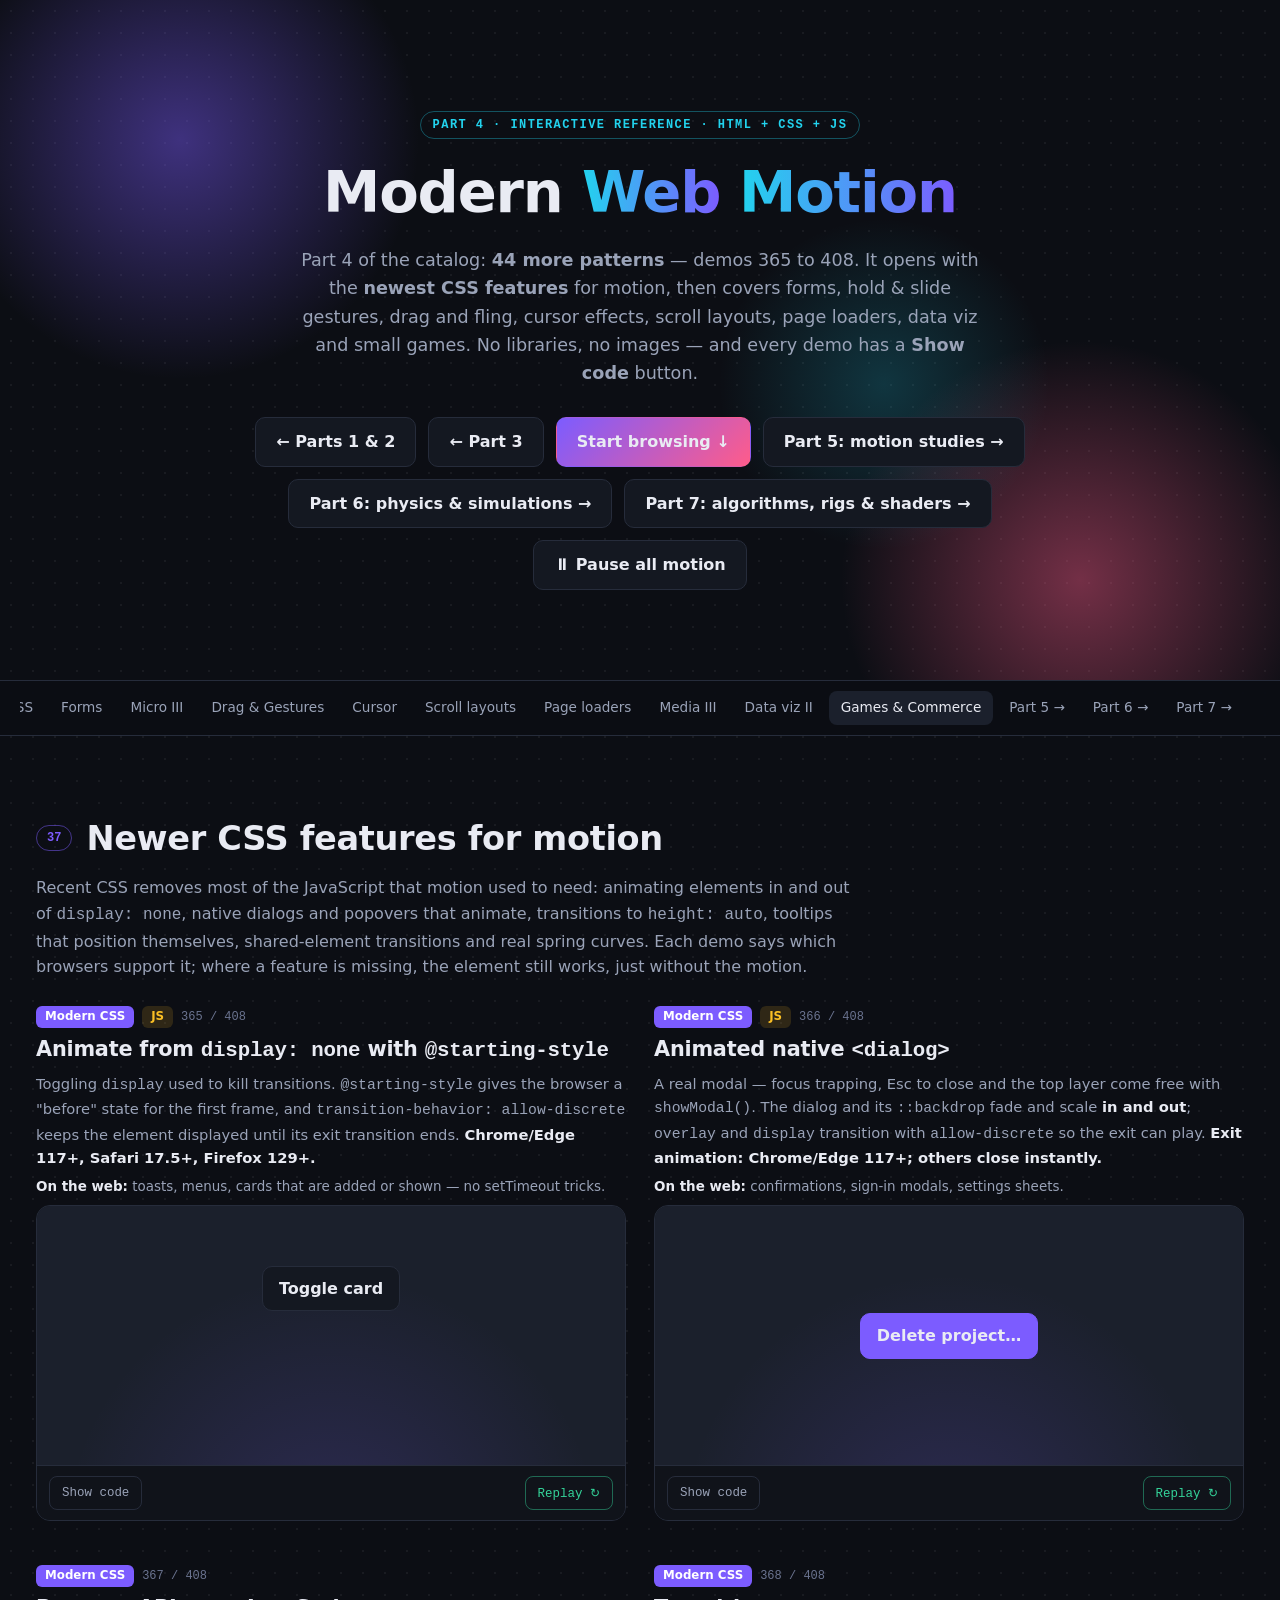
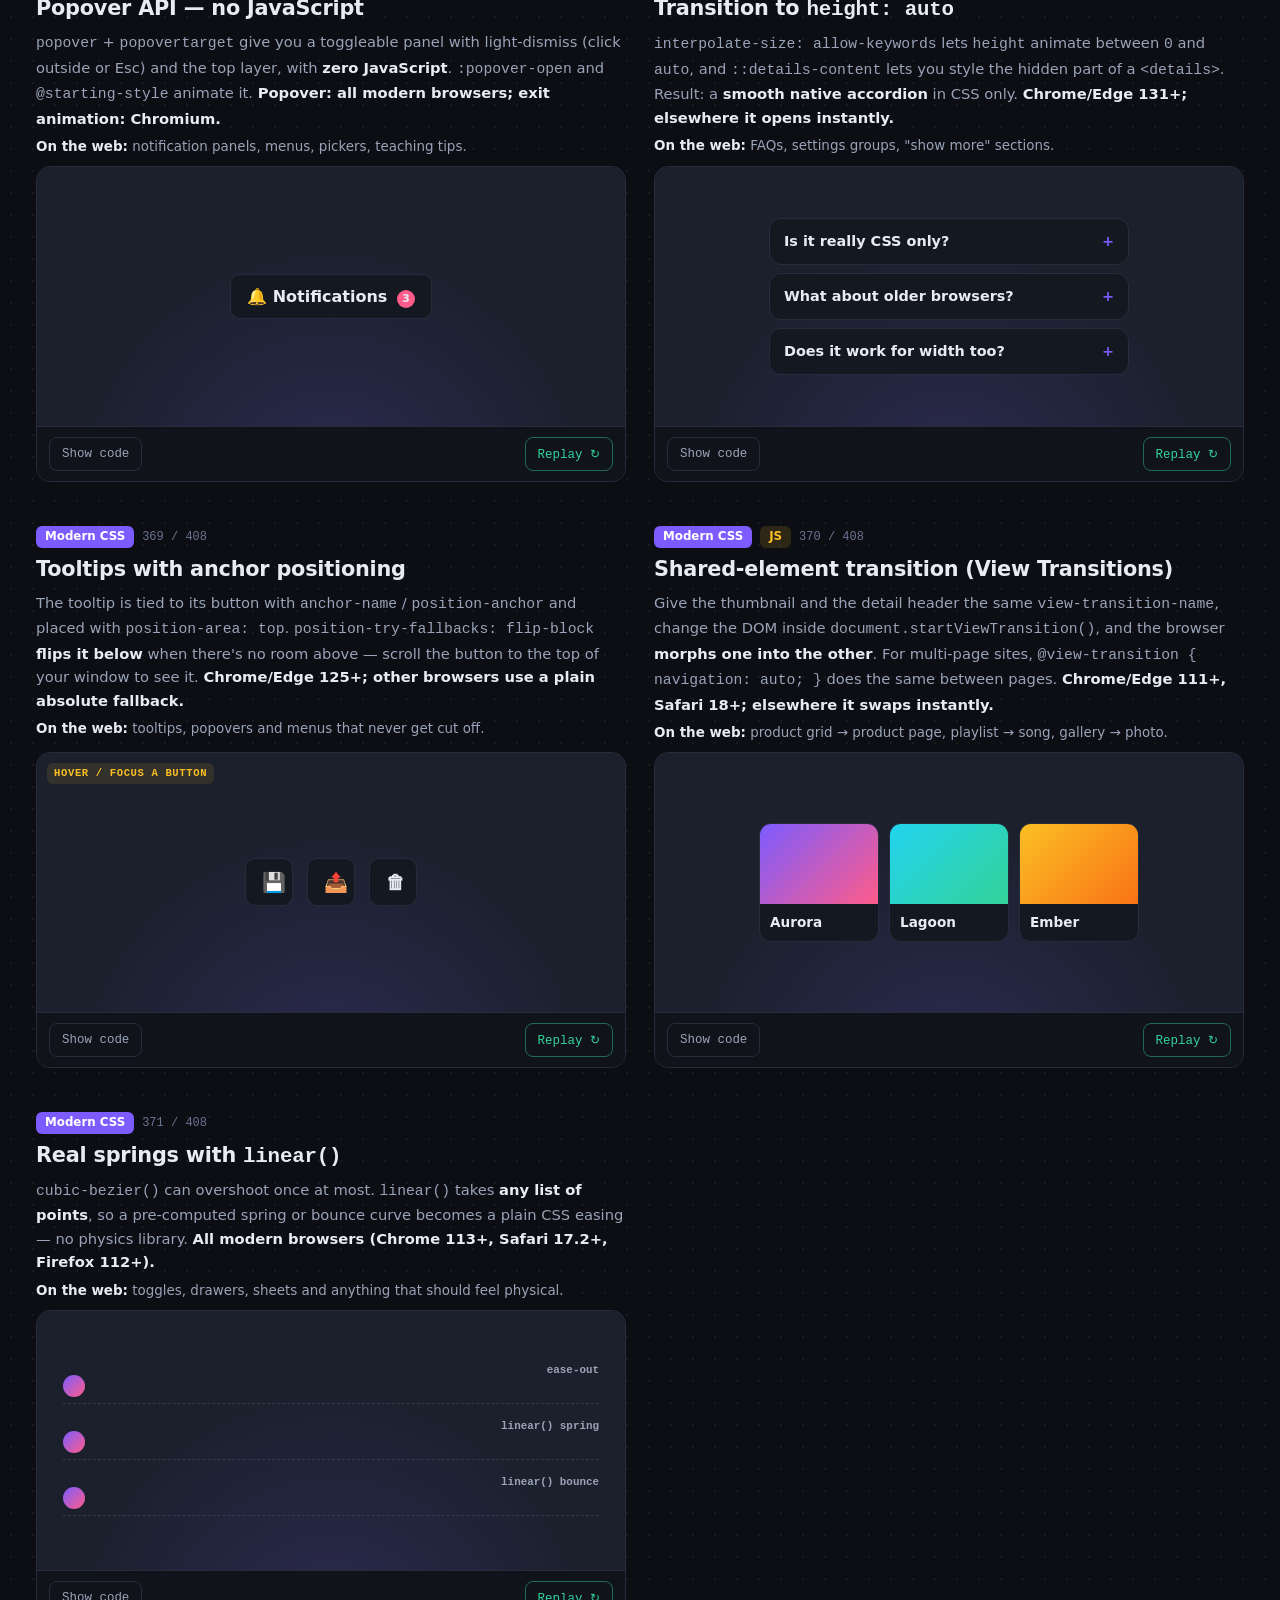
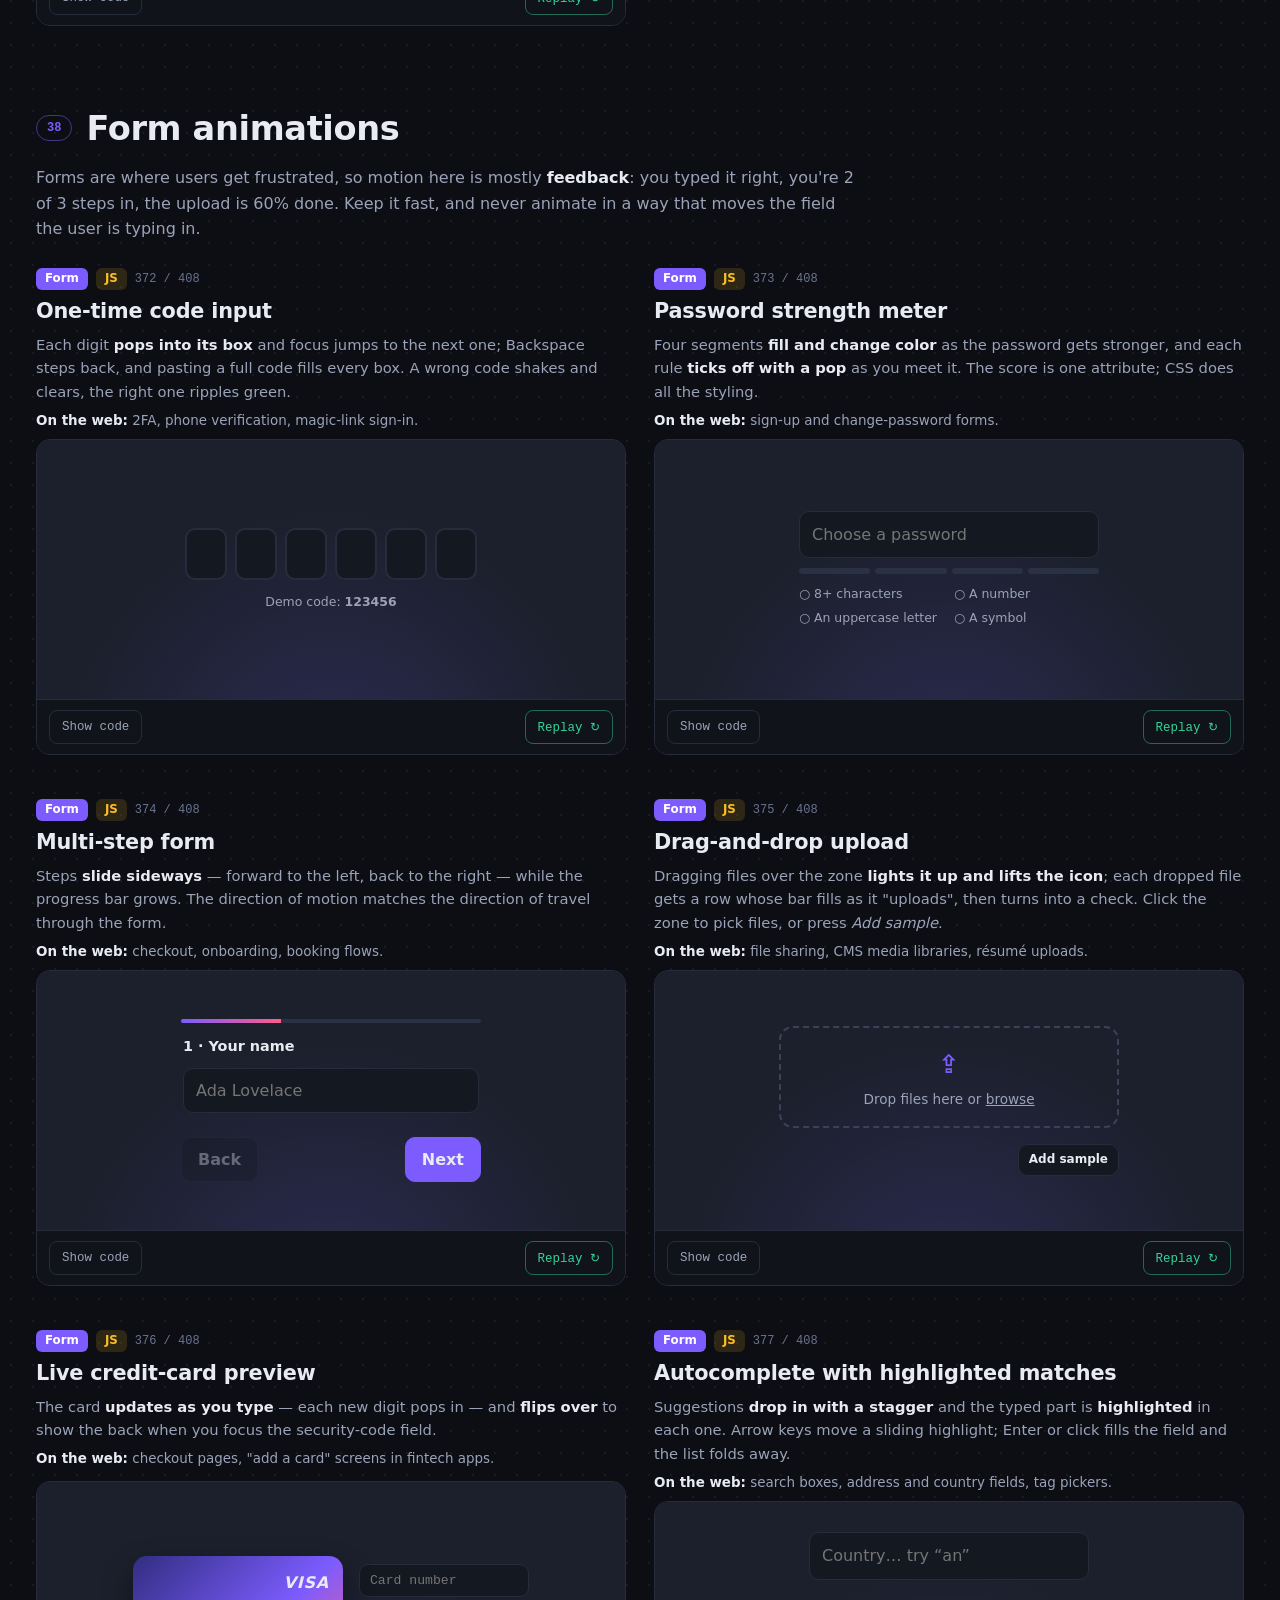
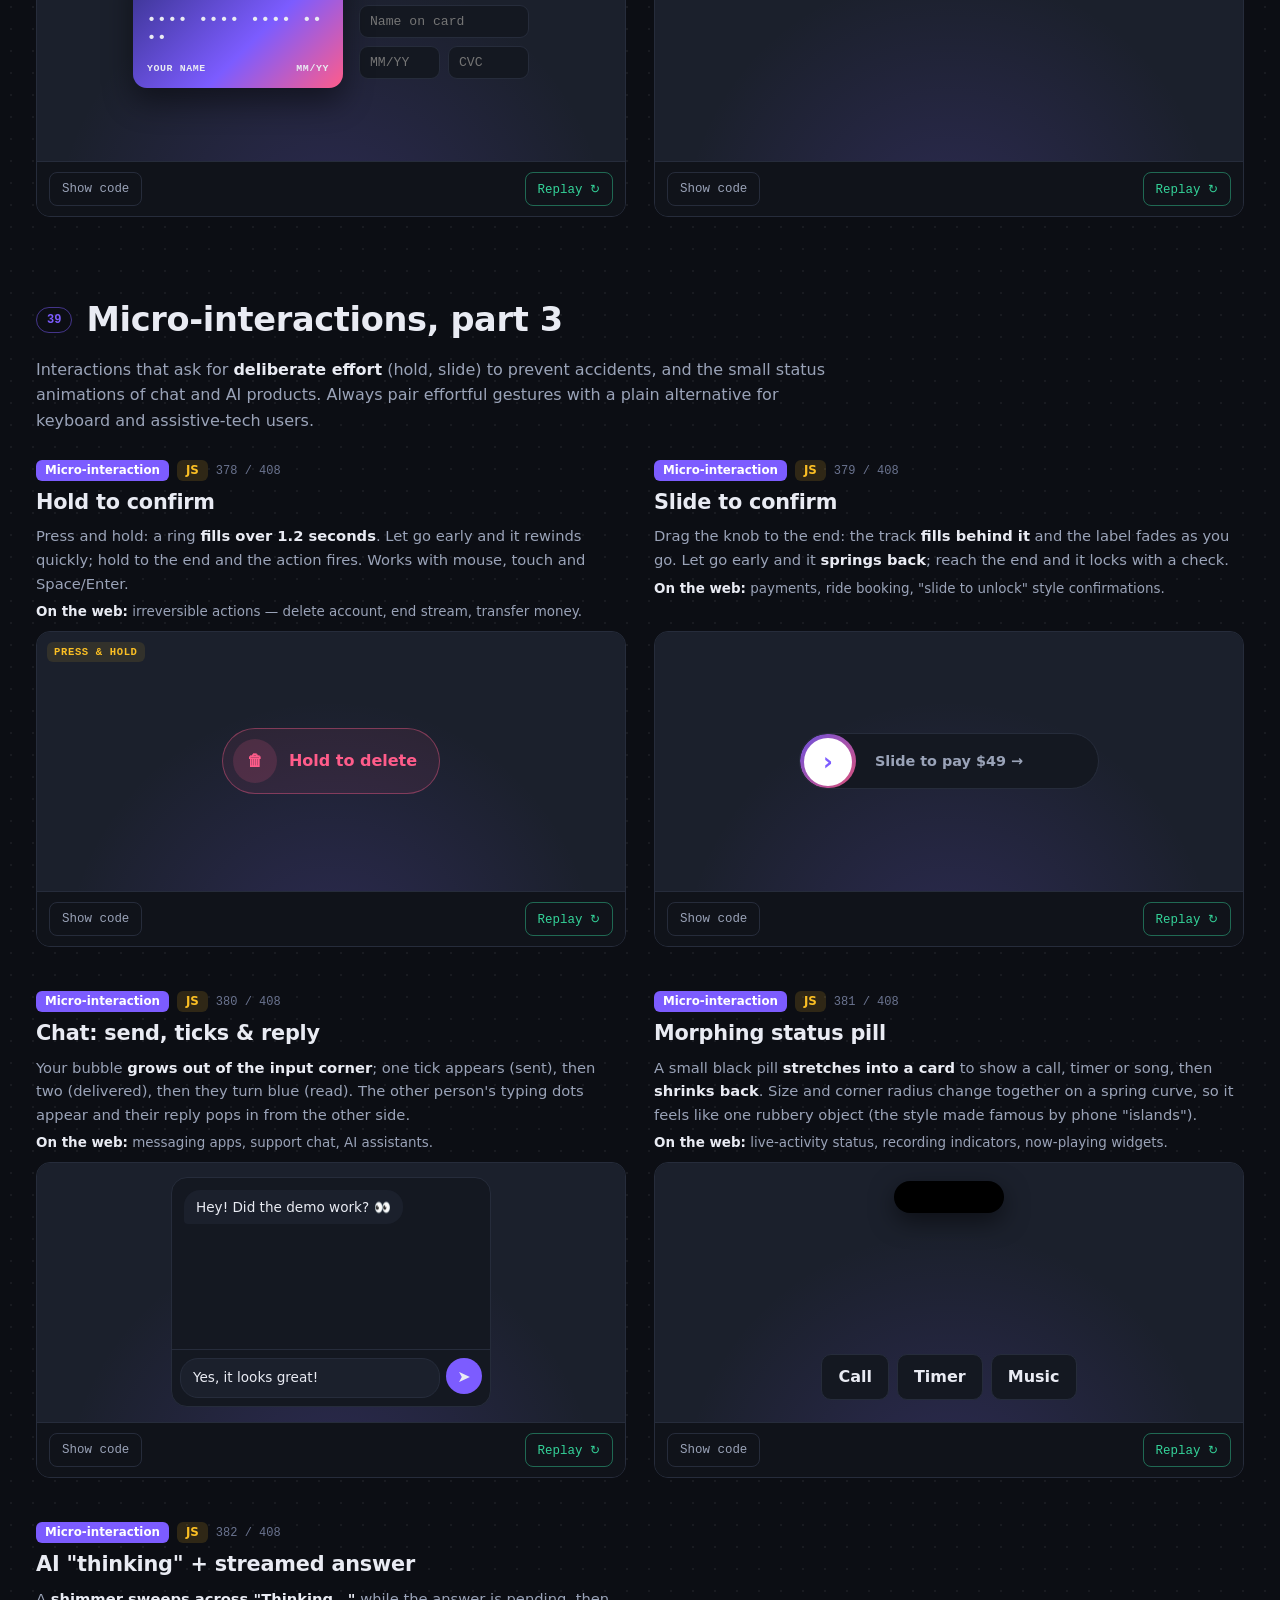
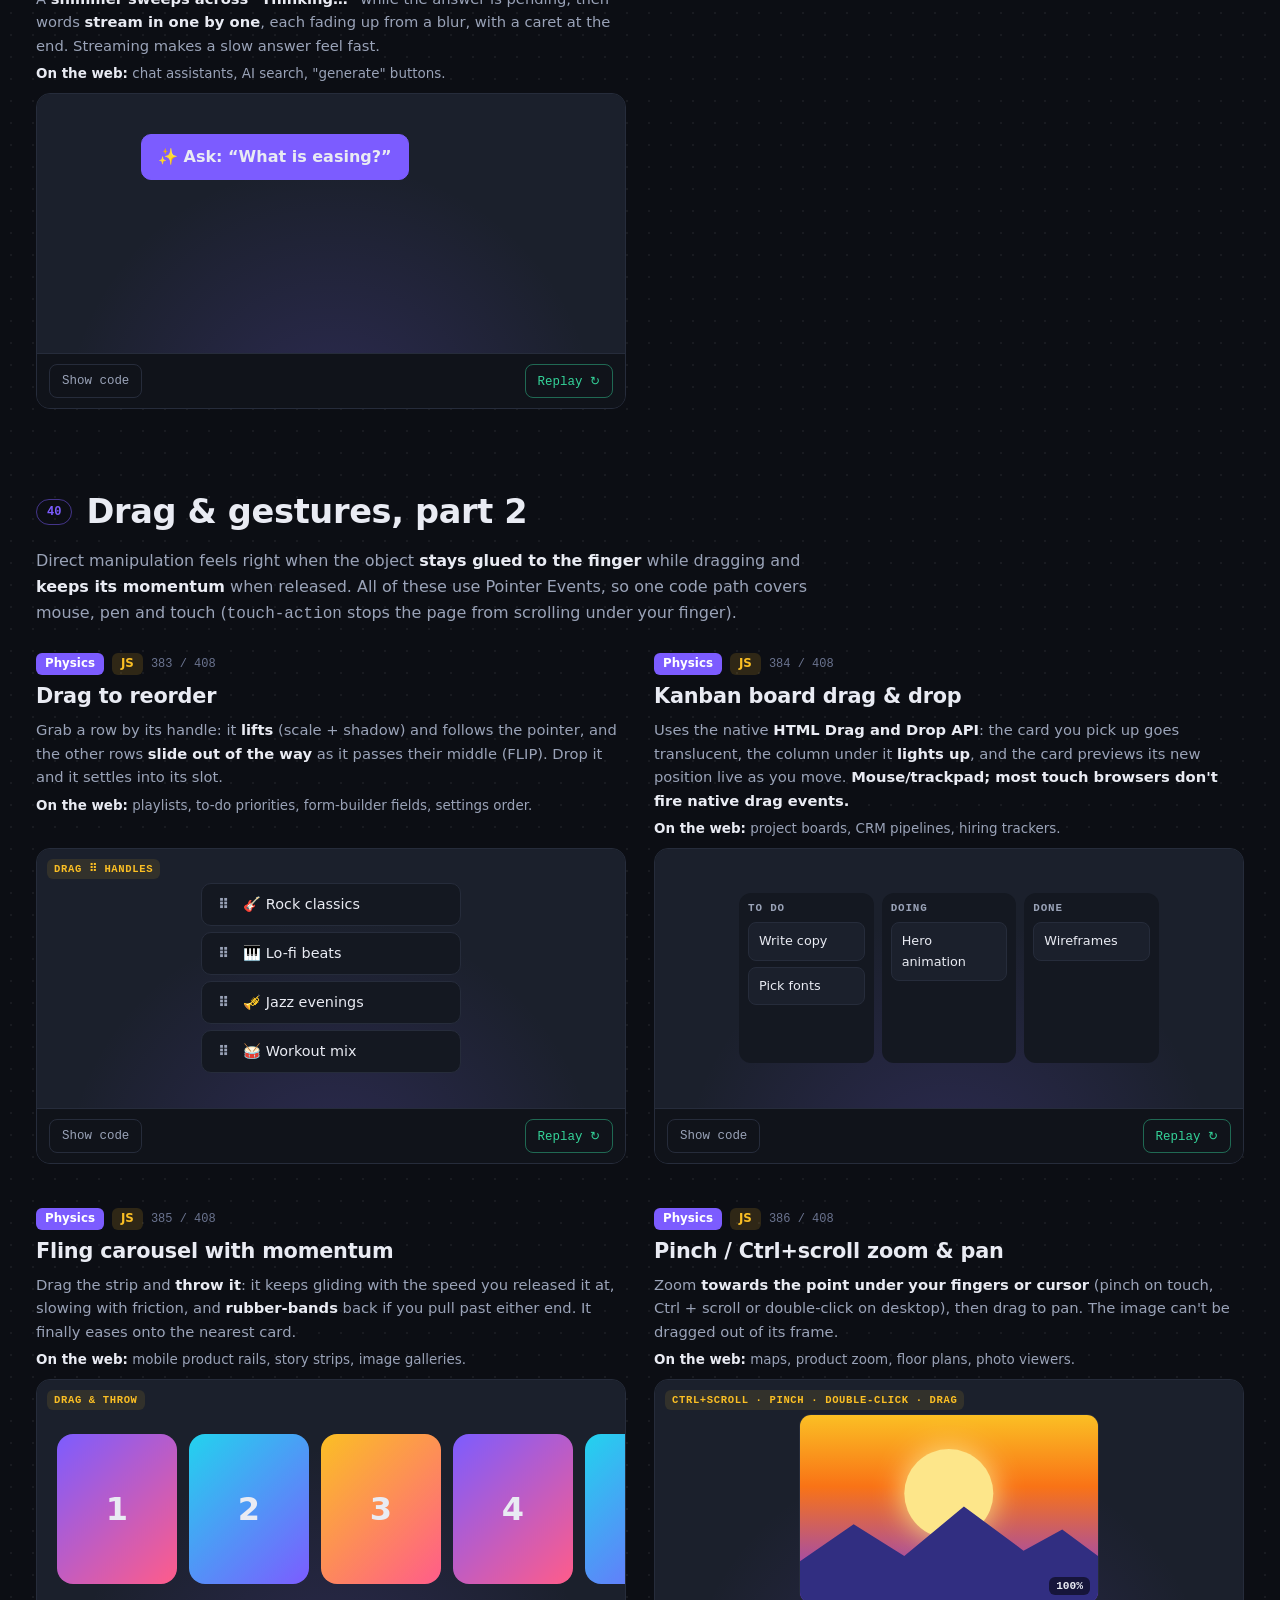
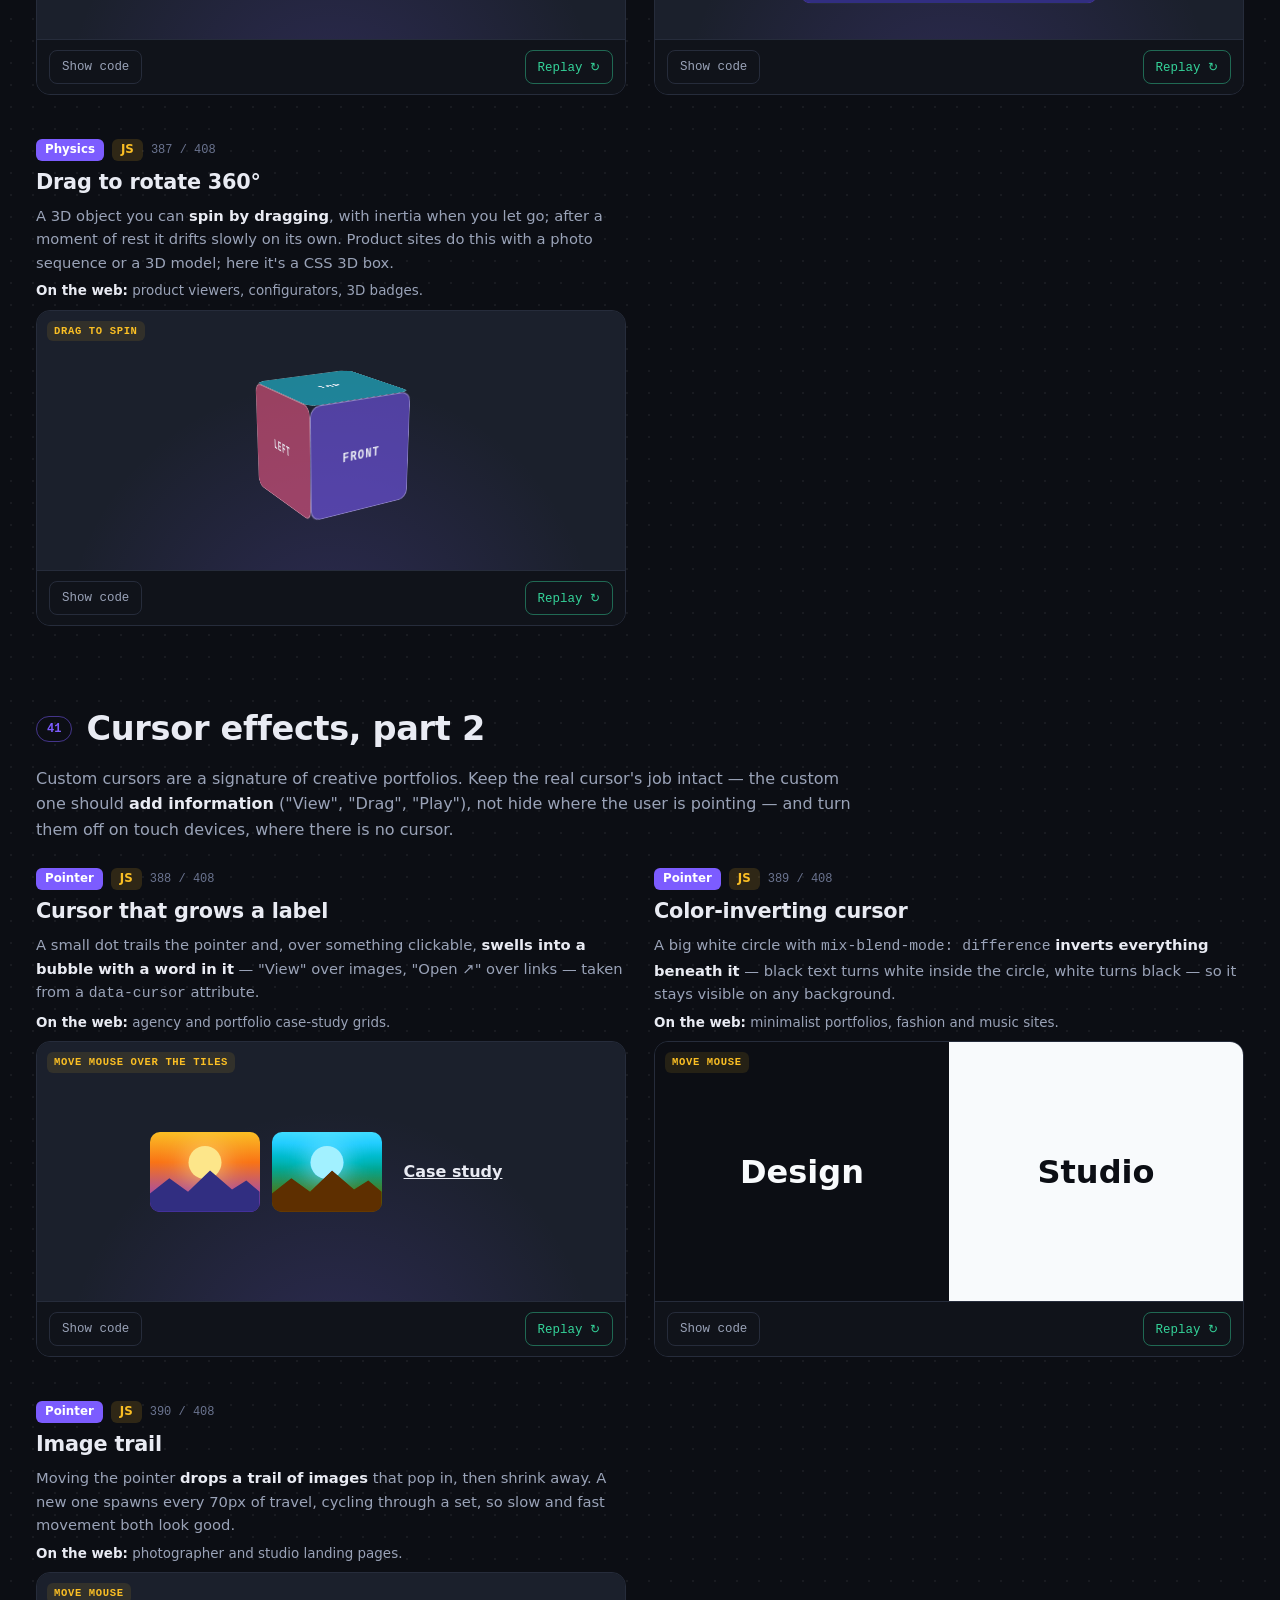
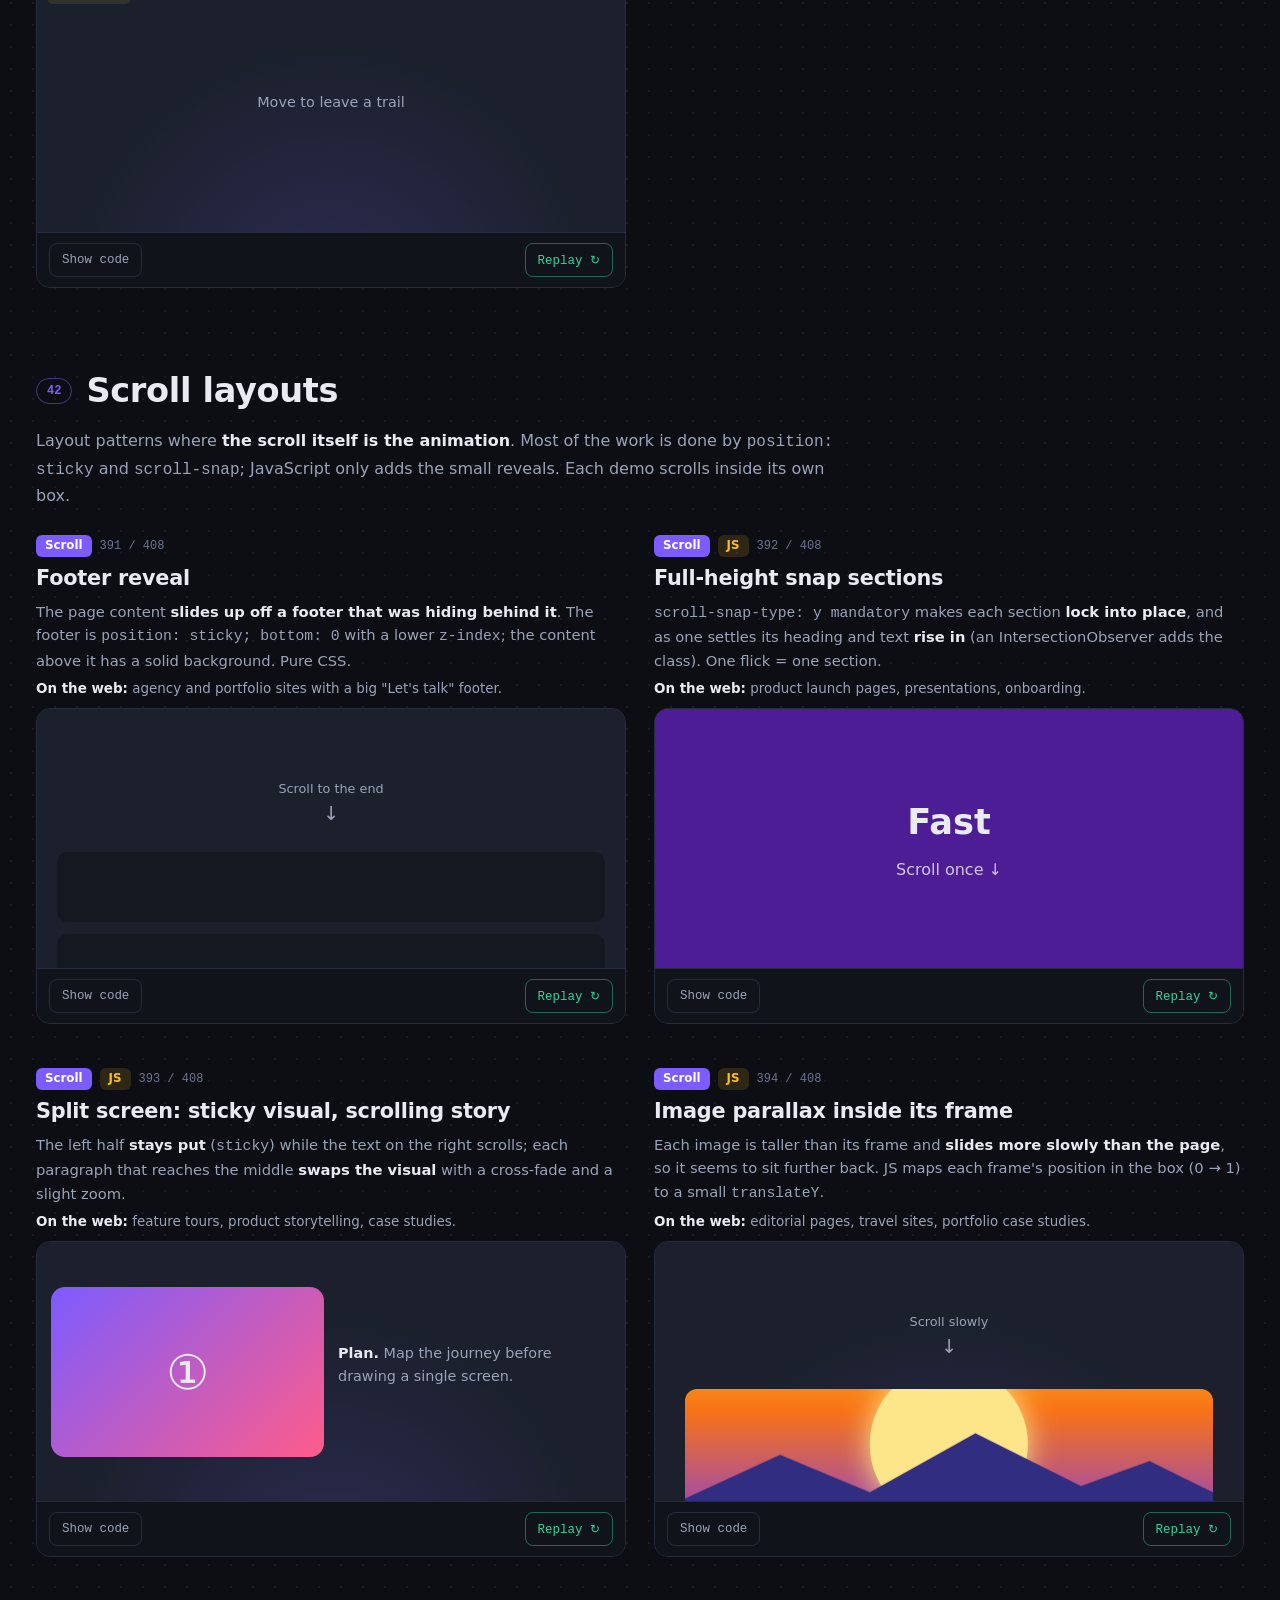
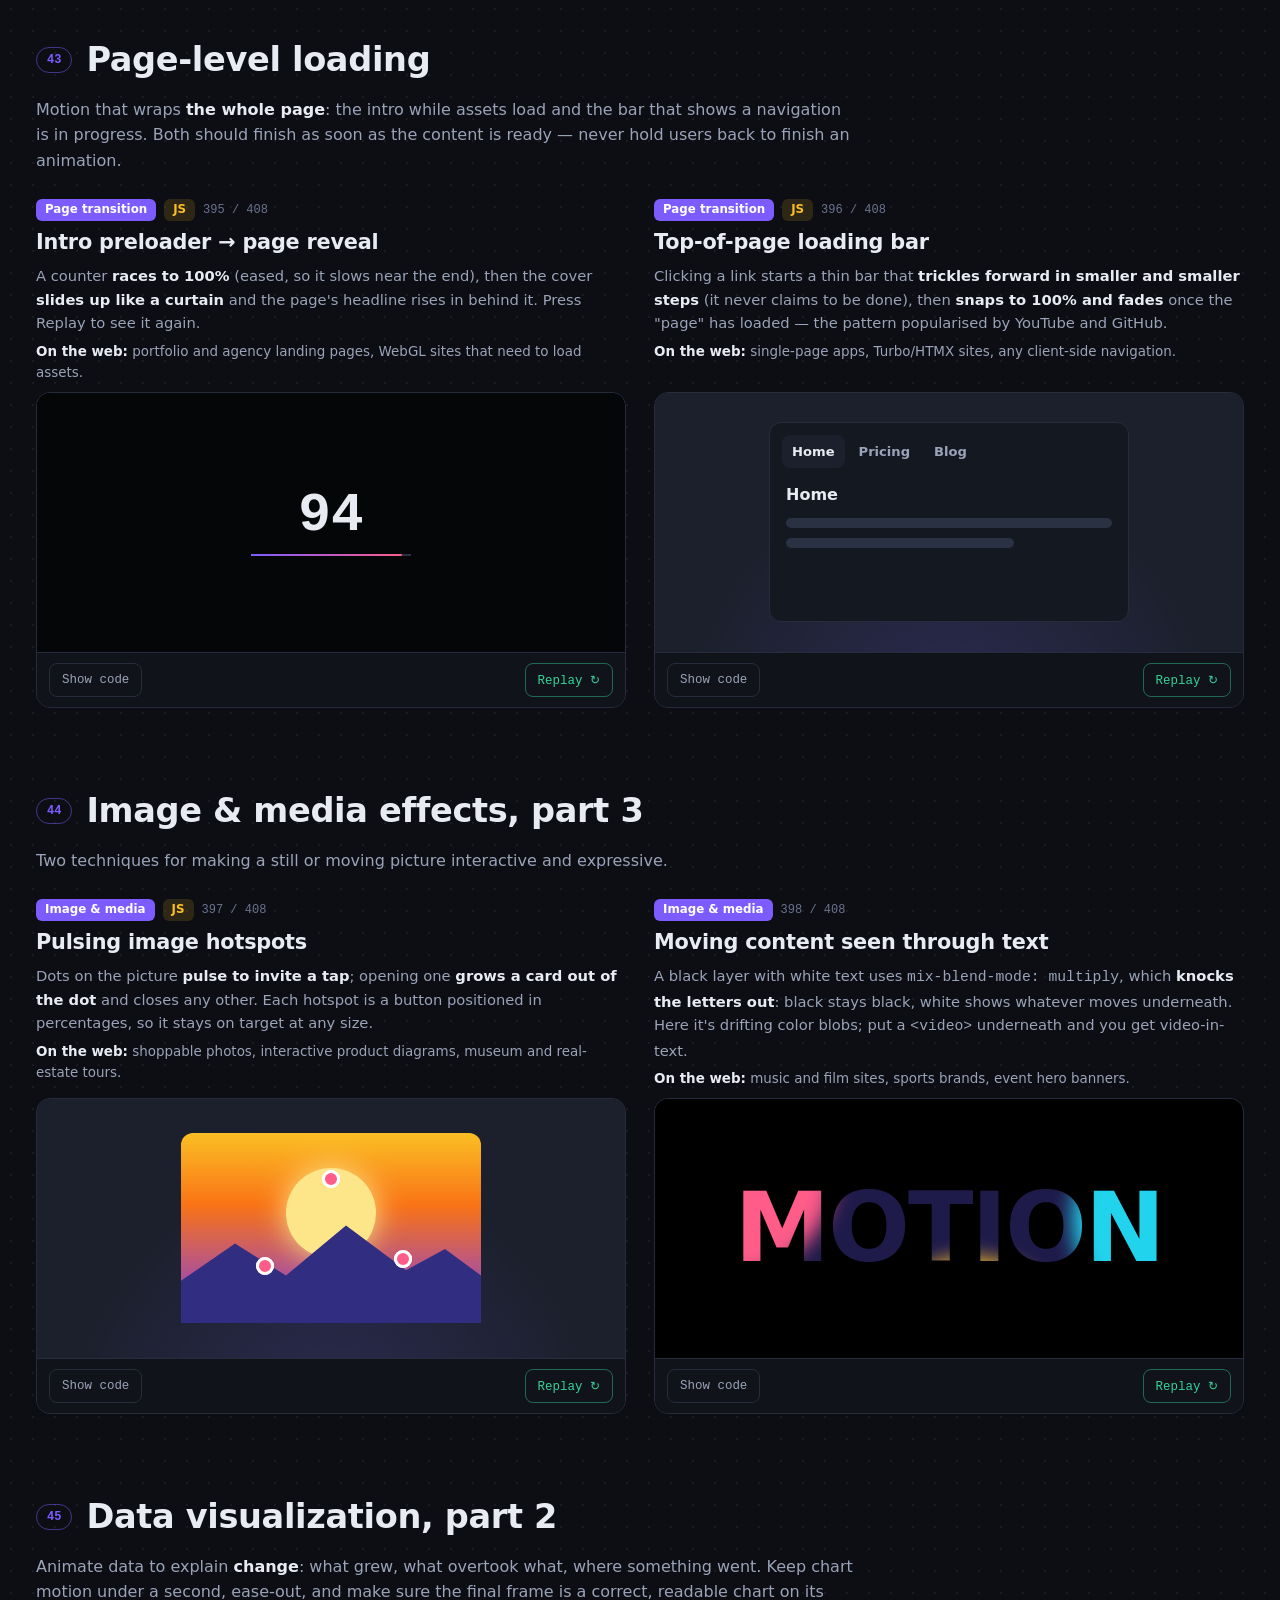
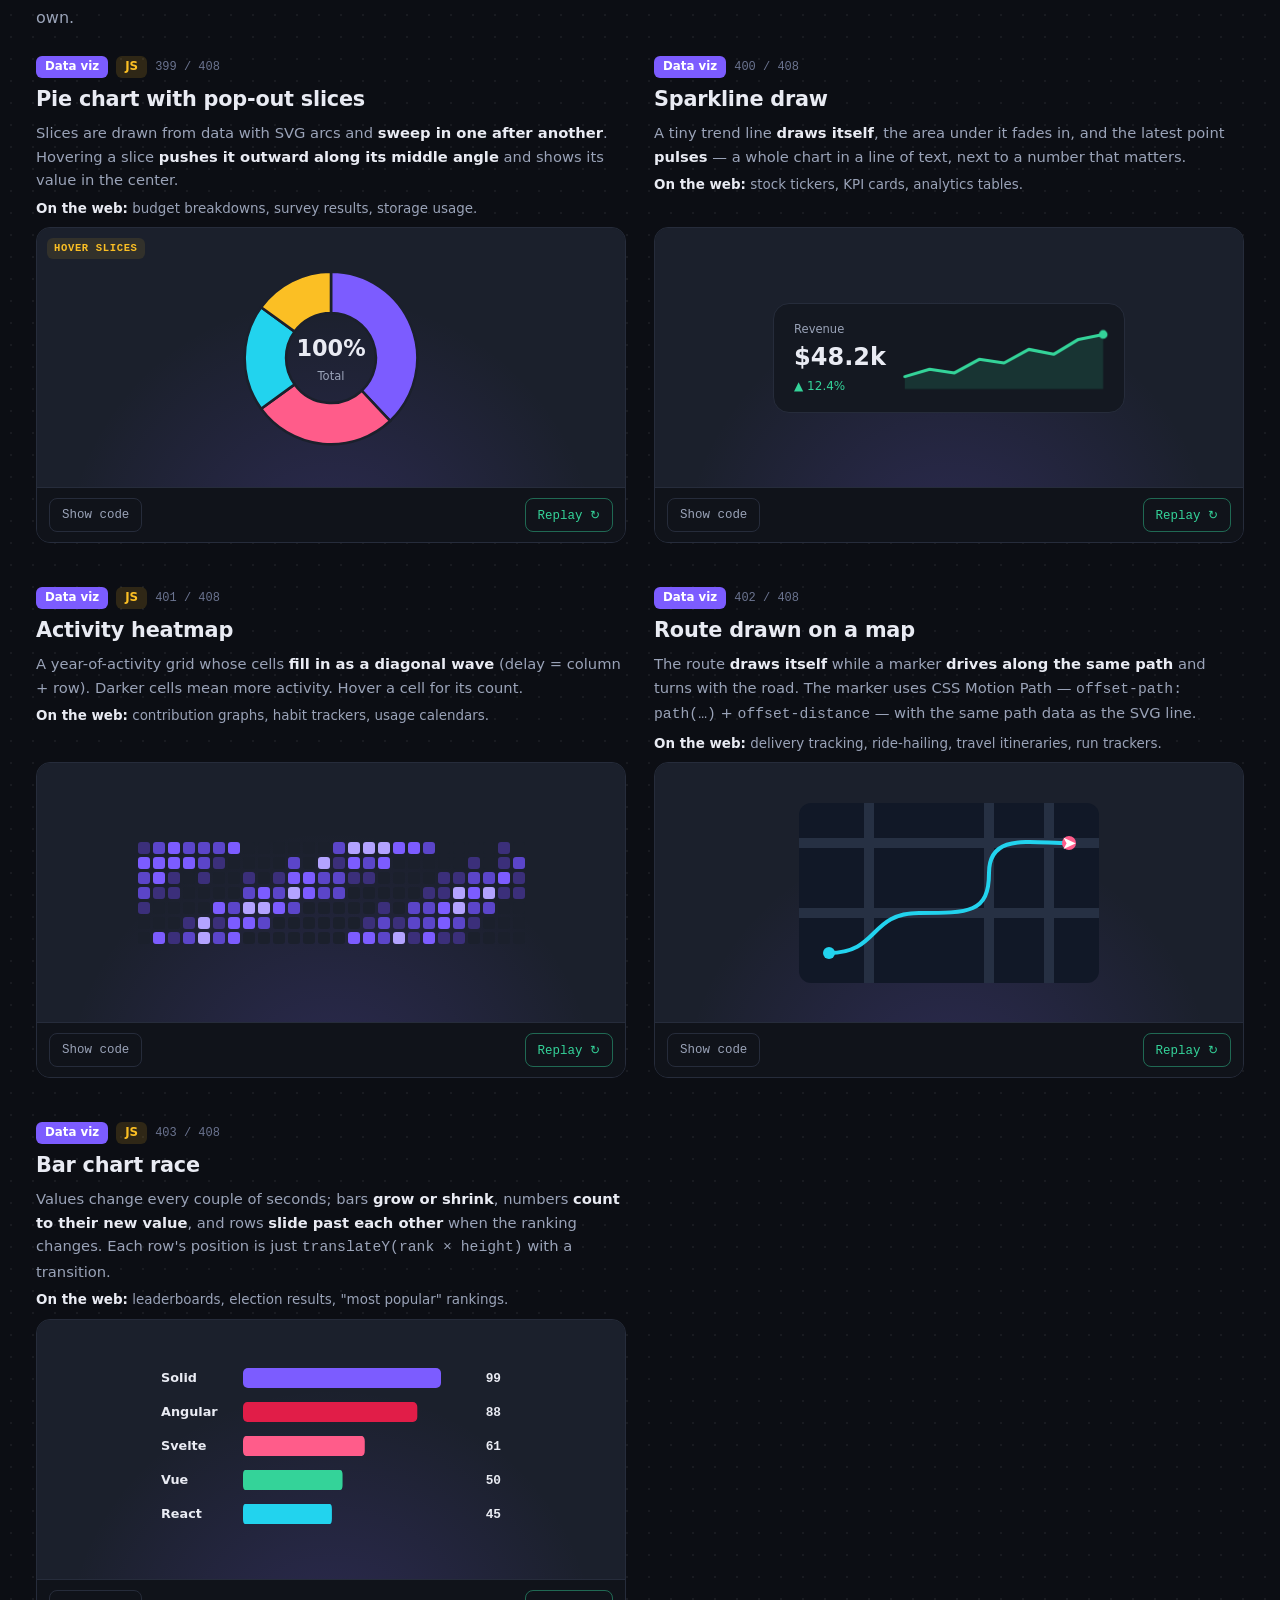
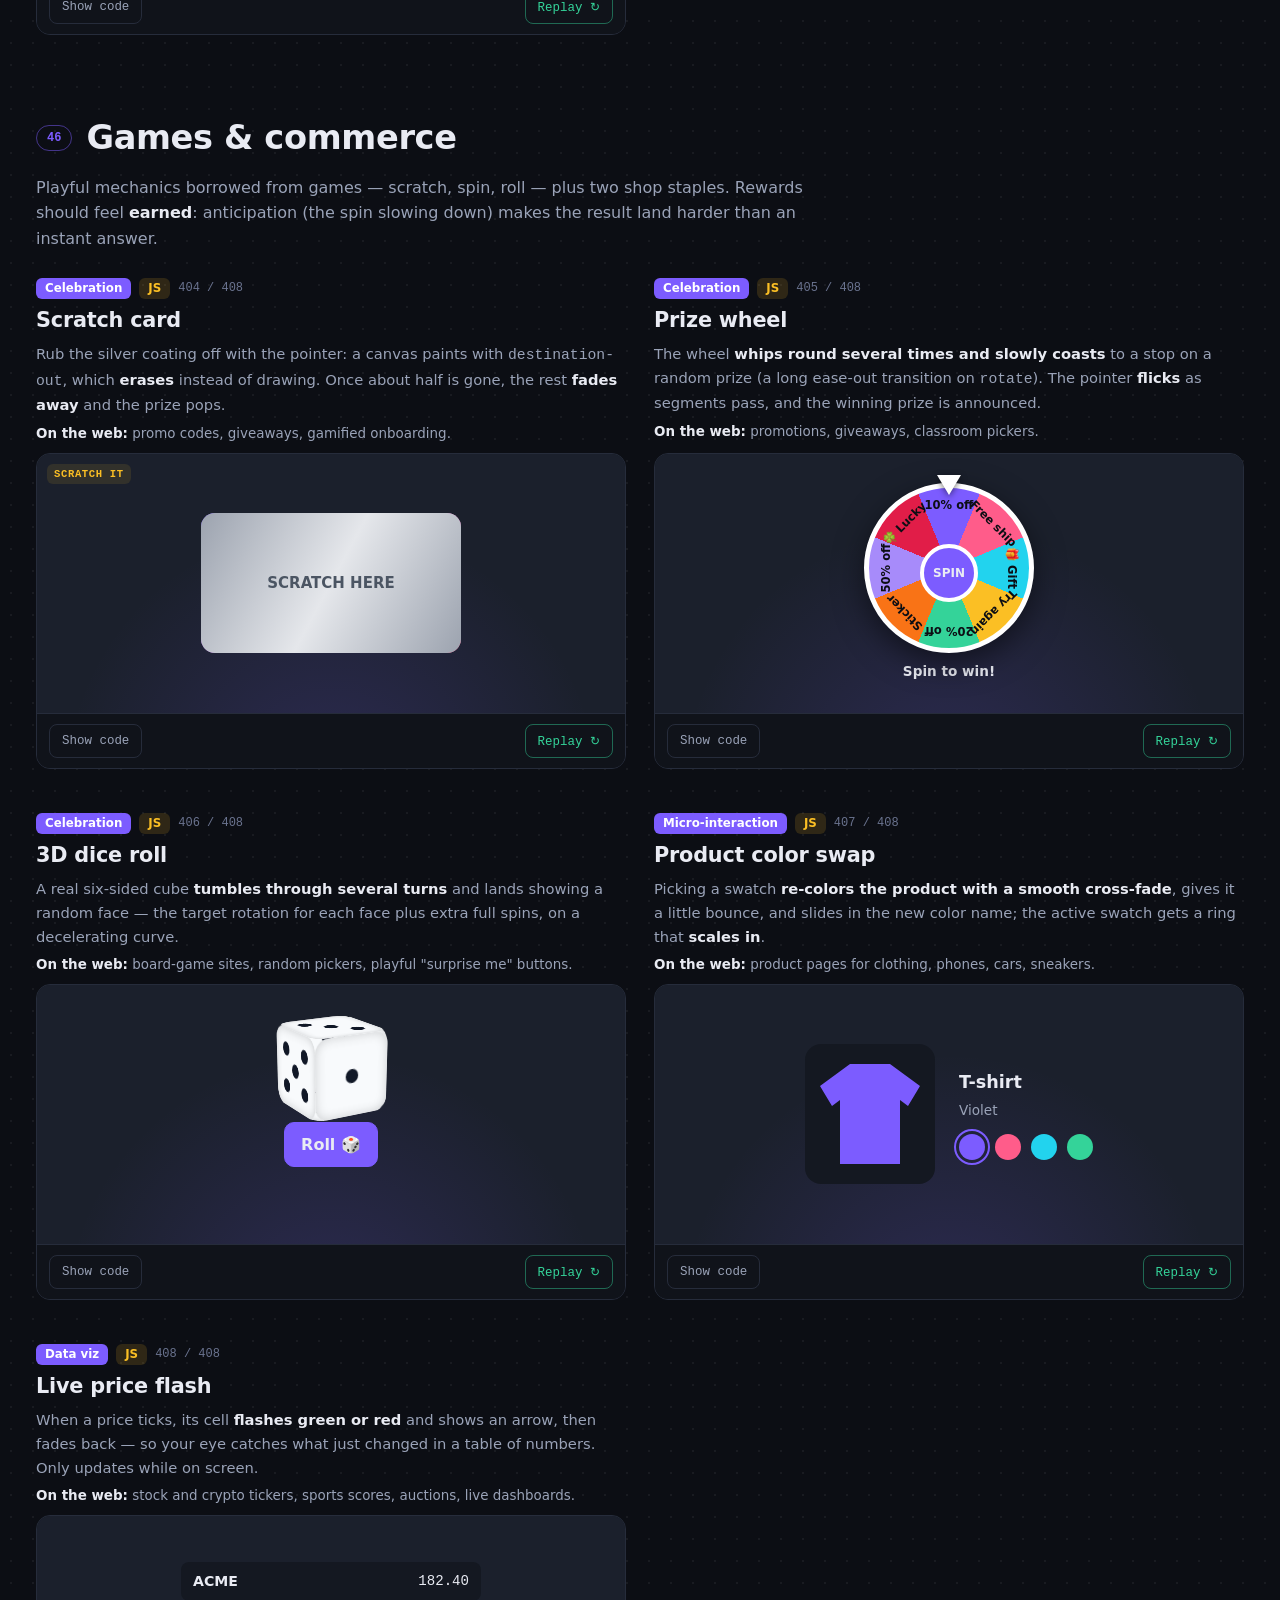
<file: part4.html>
<!DOCTYPE html>

<html lang="en">
<head>
<meta charset="utf-8"/>
<meta content="width=device-width, initial-scale=1" name="viewport"/>
<title>Modern Web Motion — Part 4 · Web Motion Playground</title>
<meta content="Part 4 of the Web Motion Playground: 44 more animation patterns — new CSS features (@starting-style, popover, dialog, anchor positioning, height:auto, linear() springs), forms, gestures, cursors, scroll layouts, data viz and games — each with live code." name="description"/>
<script>document.documentElement.classList.add('js');</script>
<link rel="stylesheet" href="styles.css"/>
<link rel="stylesheet" href="part4.css"/>
</head>
<body>
<div class="page-progress" id="pageProgress"></div>
<!-- ================= HERO ================= -->
<header class="hero">
<div class="hero-blob b1"></div><div class="hero-blob b2"></div><div class="hero-blob b3"></div>
<div class="hero-inner">
<p class="eyebrow">Part 4 · Interactive reference · HTML + CSS + JS</p>
<h1>
<span class="word" style="--i:0">Modern</span>
<span class="word" style="--i:1"><span class="grad-text">Web</span></span>
<span class="word" style="--i:2"><span class="grad-text">Motion</span></span>
</h1>
<p class="lead">Part 4 of the catalog: <strong>44 more patterns</strong> — demos 365 to 408. It opens with the <strong>newest CSS features</strong> for motion, then covers forms, hold &amp; slide gestures, drag and fling, cursor effects, scroll layouts, page loaders, data viz and small games. No libraries, no images — and every demo has a <strong>Show code</strong> button.</p>
<div class="hero-actions">
<a class="btn" href="index.html">← Parts 1 &amp; 2</a>
<a class="btn" href="more.html">← Part 3</a>
<a class="btn primary" href="#css-new">Start browsing ↓</a>
<a class="btn" href="part5.html">Part 5: motion studies →</a>
<a class="btn" href="part6.html">Part 6: physics &amp; simulations →</a>
<a class="btn" href="part7.html">Part 7: algorithms, rigs &amp; shaders →</a>
<button class="btn" id="pauseAll">⏸ Pause all motion</button>
</div>
<p class="motion-note">Your system asks for reduced motion, so animations start paused. Press "Play all motion" to watch them.</p>
</div>
</header>
<!-- ================= TABLE OF CONTENTS ================= -->
<nav aria-label="Sections" class="toc">
<ul>
<li><a href="index.html">← Parts 1 &amp; 2</a></li>
<li><a href="more.html">← Part 3</a></li>
<li><a href="#css-new">Modern CSS</a></li>
<li><a href="#forms">Forms</a></li>
<li><a href="#micro-3">Micro III</a></li>
<li><a href="#gestures">Drag & Gestures</a></li>
<li><a href="#cursor">Cursor</a></li>
<li><a href="#scroll-3">Scroll layouts</a></li>
<li><a href="#page-level">Page loaders</a></li>
<li><a href="#media-3">Media III</a></li>
<li><a href="#data-2">Data viz II</a></li>
<li><a href="#games">Games & Commerce</a></li>
<li><a href="part5.html">Part 5 →</a></li>
<li><a href="part6.html">Part 6 →</a></li>
<li><a href="part7.html">Part 7 →</a></li>
</ul>
</nav>
<main>
<!-- ================= 37 CSS-NEW ================= -->
<section class="section" id="css-new">
<div class="sec-head reveal"><span class="sec-num">37</span><h2>Newer CSS features for motion</h2></div>
<p class="sec-intro reveal">Recent CSS removes most of the JavaScript that motion used to need: animating elements in and out of <code>display: none</code>, native dialogs and popovers that animate, transitions to <code>height: auto</code>, tooltips that position themselves, shared-element transitions and real spring curves. Each demo says which browsers support it; where a feature is missing, the element still works, just without the motion.</p>
<div class="demos">
<article class="demo reveal"><div class="demo-meta"><span class="badge">Modern CSS</span><span class="badge js">JS</span><span class="count">365 / 408</span></div><h3>Animate from <code>display: none</code> with <code>@starting-style</code></h3><p class="desc">Toggling <code>display</code> used to kill transitions. <code>@starting-style</code> gives the browser a "before" state for the first frame, and <code>transition-behavior: allow-discrete</code> keeps the element displayed until its exit transition ends. <b>Chrome/Edge 117+, Safari 17.5+, Firefox 129+.</b></p><p class="desc use"><b>On the web:</b> toasts, menus, cards that are added or shown — no setTimeout tricks.</p><div class="demo-box"><div class="stage">
<div class="p4-ss" id="p4Ss"><button type="button" class="p4-btn">Toggle card</button><div class="p4-ss-card"><b>Hello 👋</b><span>I was display: none a moment ago.</span></div></div>
</div><div class="demo-foot"><button aria-expanded="false" class="foot-btn show-code" type="button">Show code</button><button class="foot-btn replay-btn" type="button">Replay <span class="ico">↻</span></button></div><div class="code-panel" hidden=""><div class="code-block key"><div class="code-head"><span>Key idea</span><button class="copy-code" type="button">Copy</button></div><pre><code>.card { display: none; opacity: 0; transition: opacity .35s, display .35s allow-discrete; }
.card.on { display: block; opacity: 1; }
@starting-style { .card.on { opacity: 0; } }      /* the first frame after display: block */</code></pre></div><div class="code-block"><div class="code-head"><span>HTML</span><button class="copy-code" type="button">Copy</button></div><pre><code>&lt;div class="p4-ss" id="p4Ss"&gt;&lt;button type="button" class="p4-btn"&gt;Toggle card&lt;/button&gt;&lt;div class="p4-ss-card"&gt;&lt;b&gt;Hello 👋&lt;/b&gt;&lt;span&gt;I was display: none a moment ago.&lt;/span&gt;&lt;/div&gt;&lt;/div&gt;</code></pre></div><div class="code-block"><div class="code-head"><span>CSS</span><button class="copy-code" type="button">Copy</button></div><pre><code>/* var(--violet), var(--ease-out)… are design tokens defined once in :root */

.p4-btn { padding: 9px 16px; border-radius: 10px; border: 1px solid var(--line); background: var(--panel); font-weight: 600; }
.p4-btn.primary { background: var(--violet); border-color: var(--violet); }
.p4-ss { display: grid; justify-items: center; gap: 14px; min-height: 140px; align-content: start; }
.p4-ss-card { display: none; width: 240px; padding: 16px; border-radius: 14px; background: var(--grad); text-align: center;
  opacity: 0; transform: translateY(14px) scale(.94);
  transition: opacity .35s, transform .4s var(--ease-out), display .4s allow-discrete; }
.p4-ss-card b { display: block; font-size: 1.1rem; }
.p4-ss-card span { font-size: .82rem; }
.p4-ss-card.on { display: block; opacity: 1; transform: none; }
@starting-style { .p4-ss-card.on { opacity: 0; transform: translateY(14px) scale(.94); } }</code></pre></div><div class="code-block"><div class="code-head"><span>JavaScript</span><button class="copy-code" type="button">Copy</button></div><pre><code>{
  const ss = $('#p4Ss');
  $('button', ss).addEventListener('click', () =&gt; $('.p4-ss-card', ss).classList.toggle('on'));
}</code></pre></div></div></div></article>
<article class="demo reveal"><div class="demo-meta"><span class="badge">Modern CSS</span><span class="badge js">JS</span><span class="count">366 / 408</span></div><h3>Animated native <code>&lt;dialog&gt;</code></h3><p class="desc">A real modal — focus trapping, Esc to close and the top layer come free with <code>showModal()</code>. The dialog and its <code>::backdrop</code> fade and scale <b>in and out</b>; <code>overlay</code> and <code>display</code> transition with <code>allow-discrete</code> so the exit can play. <b>Exit animation: Chrome/Edge 117+; others close instantly.</b></p><p class="desc use"><b>On the web:</b> confirmations, sign-in modals, settings sheets.</p><div class="demo-box"><div class="stage">
<button type="button" class="p4-btn primary" id="p4DlgOpen">Delete project…</button>
<dialog class="p4-dlg" id="p4Dlg" aria-labelledby="p4DlgT">
  <h4 id="p4DlgT">Delete “Website redesign”?</h4>
  <p>This removes 24 files for everyone. You can't undo this.</p>
  <form method="dialog"><button class="p4-btn" value="cancel">Cancel</button><button class="p4-btn danger" value="delete">Delete</button></form>
</dialog>
</div><div class="demo-foot"><button aria-expanded="false" class="foot-btn show-code" type="button">Show code</button><button class="foot-btn replay-btn" type="button">Replay <span class="ico">↻</span></button></div><div class="code-panel" hidden=""><div class="code-block key"><div class="code-head"><span>Key idea</span><button class="copy-code" type="button">Copy</button></div><pre><code>dialog { transition: opacity .3s, transform .3s, overlay .3s allow-discrete, display .3s allow-discrete; }
dialog[open] { opacity: 1; transform: none; }
@starting-style { dialog[open] { opacity: 0; transform: scale(.95); } }</code></pre></div><div class="code-block"><div class="code-head"><span>HTML</span><button class="copy-code" type="button">Copy</button></div><pre><code>&lt;button type="button" class="p4-btn primary" id="p4DlgOpen"&gt;Delete project…&lt;/button&gt;
&lt;dialog class="p4-dlg" id="p4Dlg" aria-labelledby="p4DlgT"&gt;
  &lt;h4 id="p4DlgT"&gt;Delete “Website redesign”?&lt;/h4&gt;
  &lt;p&gt;This removes 24 files for everyone. You can't undo this.&lt;/p&gt;
  &lt;form method="dialog"&gt;&lt;button class="p4-btn" value="cancel"&gt;Cancel&lt;/button&gt;&lt;button class="p4-btn danger" value="delete"&gt;Delete&lt;/button&gt;&lt;/form&gt;
&lt;/dialog&gt;</code></pre></div><div class="code-block"><div class="code-head"><span>CSS</span><button class="copy-code" type="button">Copy</button></div><pre><code>/* var(--violet), var(--ease-out)… are design tokens defined once in :root */

.p4-dlg { width: min(340px, 90vw); padding: 20px; border: 1px solid var(--line); border-radius: 16px; background: var(--panel-2); color: var(--text);
  box-shadow: 0 24px 60px rgba(0, 0, 0, .6); opacity: 0; transform: translateY(16px) scale(.95);
  transition: opacity .3s, transform .3s var(--ease-out), overlay .3s allow-discrete, display .3s allow-discrete; }
.p4-dlg[open] { opacity: 1; transform: none; }
@starting-style { .p4-dlg[open] { opacity: 0; transform: translateY(16px) scale(.95); } }
.p4-dlg::backdrop { background: rgba(5, 6, 10, 0); transition: background-color .3s, overlay .3s allow-discrete, display .3s allow-discrete; }
.p4-dlg[open]::backdrop { background: rgba(5, 6, 10, .7); }
@starting-style { .p4-dlg[open]::backdrop { background: rgba(5, 6, 10, 0); } }
.p4-dlg h4 { font-size: 1.05rem; margin-bottom: 6px; }
.p4-dlg p { color: var(--muted); font-size: .88rem; margin-bottom: 16px; }
.p4-dlg form { display: flex; justify-content: flex-end; gap: 8px; }
.p4-btn.danger { background: #e11d48; border-color: #e11d48; }</code></pre></div><div class="code-block"><div class="code-head"><span>JavaScript</span><button class="copy-code" type="button">Copy</button></div><pre><code>{
  const dlg = $('#p4Dlg');
  $('#p4DlgOpen').addEventListener('click', () =&gt; dlg.showModal());
  dlg.addEventListener('click', e =&gt; { if (e.target === dlg) dlg.close(); }); // click on the backdrop closes it
}</code></pre></div></div></div></article>
<article class="demo reveal"><div class="demo-meta"><span class="badge">Modern CSS</span><span class="count">367 / 408</span></div><h3>Popover API — no JavaScript</h3><p class="desc"><code>popover</code> + <code>popovertarget</code> give you a toggleable panel with light-dismiss (click outside or Esc) and the top layer, with <b>zero JavaScript</b>. <code>:popover-open</code> and <code>@starting-style</code> animate it. <b>Popover: all modern browsers; exit animation: Chromium.</b></p><p class="desc use"><b>On the web:</b> notification panels, menus, pickers, teaching tips.</p><div class="demo-box"><div class="stage">
<button type="button" class="p4-btn" popovertarget="p4Pop">🔔 Notifications <span class="p4-pop-dot">3</span></button>
<div popover id="p4Pop" class="p4-pop">
  <b>Notifications</b>
  <p style="--i:0">🎉 Your site went live</p><p style="--i:1">💬 Ana commented on "Hero"</p><p style="--i:2">⭐ 12 new stars this week</p>
</div>
</div><div class="demo-foot"><button aria-expanded="false" class="foot-btn show-code" type="button">Show code</button><button class="foot-btn replay-btn" type="button">Replay <span class="ico">↻</span></button></div><div class="code-panel" hidden=""><div class="code-block key"><div class="code-head"><span>Key idea</span><button class="copy-code" type="button">Copy</button></div><pre><code>&lt;button popovertarget="panel"&gt;Notifications&lt;/button&gt;
&lt;div popover id="panel"&gt;…&lt;/div&gt;
[popover]:popover-open { opacity: 1; transform: none; }</code></pre></div><div class="code-block"><div class="code-head"><span>HTML</span><button class="copy-code" type="button">Copy</button></div><pre><code>&lt;button type="button" class="p4-btn" popovertarget="p4Pop"&gt;🔔 Notifications &lt;span class="p4-pop-dot"&gt;3&lt;/span&gt;&lt;/button&gt;
&lt;div popover id="p4Pop" class="p4-pop"&gt;
  &lt;b&gt;Notifications&lt;/b&gt;
  &lt;p style="--i:0"&gt;🎉 Your site went live&lt;/p&gt;&lt;p style="--i:1"&gt;💬 Ana commented on "Hero"&lt;/p&gt;&lt;p style="--i:2"&gt;⭐ 12 new stars this week&lt;/p&gt;
&lt;/div&gt;</code></pre></div><div class="code-block"><div class="code-head"><span>CSS</span><button class="copy-code" type="button">Copy</button></div><pre><code>/* var(--violet), var(--ease-out)… are design tokens defined once in :root */

.dot { width: 26px; height: 26px; border-radius: 50%; background: var(--cyan); }

.p4-pop-dot { display: inline-block; min-width: 18px; margin-left: 4px; padding: 0 5px; border-radius: 9px; background: var(--pink); font-size: .7rem; line-height: 18px; }
.p4-pop { margin: auto; width: min(290px, 90vw); padding: 14px; border: 1px solid var(--line); border-radius: 14px; background: var(--panel-2); color: var(--text); box-shadow: 0 20px 50px rgba(0, 0, 0, .55);
  opacity: 0; transform: translateY(-10px) scale(.92);
  transition: opacity .25s, transform .3s var(--ease-back), overlay .3s allow-discrete, display .3s allow-discrete; }
.p4-pop:popover-open { opacity: 1; transform: none; }
@starting-style { .p4-pop:popover-open { opacity: 0; transform: translateY(-10px) scale(.92); } }
.p4-pop b { display: block; margin-bottom: 8px; }
.p4-pop p { padding: 8px 10px; border-radius: 8px; background: var(--panel); font-size: .85rem; margin-top: 6px; opacity: 0; transform: translateX(-8px); transition: opacity .3s, transform .3s var(--ease-out); }
.p4-pop:popover-open p { opacity: 1; transform: none; transition-delay: calc(.08s + var(--i) * 50ms); }
@starting-style { .p4-pop:popover-open p { opacity: 0; transform: translateX(-8px); } }</code></pre></div></div></div></article>
<article class="demo reveal"><div class="demo-meta"><span class="badge">Modern CSS</span><span class="count">368 / 408</span></div><h3>Transition to <code>height: auto</code></h3><p class="desc"><code>interpolate-size: allow-keywords</code> lets <code>height</code> animate between <code>0</code> and <code>auto</code>, and <code>::details-content</code> lets you style the hidden part of a <code>&lt;details&gt;</code>. Result: a <b>smooth native accordion</b> in CSS only. <b>Chrome/Edge 131+; elsewhere it opens instantly.</b></p><p class="desc use"><b>On the web:</b> FAQs, settings groups, "show more" sections.</p><div class="demo-box"><div class="stage">
<div class="p4-hauto">
  <details><summary>Is it really CSS only?</summary><p>Yes. The browser measures the auto height for you and animates to it.</p></details>
  <details><summary>What about older browsers?</summary><p>They ignore the new properties, so the panel simply opens without animation.</p></details>
  <details><summary>Does it work for width too?</summary><p>It works for any size keyword: auto, min-content, max-content, fit-content.</p></details>
</div>
</div><div class="demo-foot"><button aria-expanded="false" class="foot-btn show-code" type="button">Show code</button><button class="foot-btn replay-btn" type="button">Replay <span class="ico">↻</span></button></div><div class="code-panel" hidden=""><div class="code-block key"><div class="code-head"><span>Key idea</span><button class="copy-code" type="button">Copy</button></div><pre><code>:root { interpolate-size: allow-keywords; }
details::details-content { height: 0; overflow: clip; transition: height .35s, content-visibility .35s allow-discrete; }
details[open]::details-content { height: auto; }</code></pre></div><div class="code-block"><div class="code-head"><span>HTML</span><button class="copy-code" type="button">Copy</button></div><pre><code>&lt;div class="p4-hauto"&gt;
  &lt;details&gt;&lt;summary&gt;Is it really CSS only?&lt;/summary&gt;&lt;p&gt;Yes. The browser measures the auto height for you and animates to it.&lt;/p&gt;&lt;/details&gt;
  &lt;details&gt;&lt;summary&gt;What about older browsers?&lt;/summary&gt;&lt;p&gt;They ignore the new properties, so the panel simply opens without animation.&lt;/p&gt;&lt;/details&gt;
  &lt;details&gt;&lt;summary&gt;Does it work for width too?&lt;/summary&gt;&lt;p&gt;It works for any size keyword: auto, min-content, max-content, fit-content.&lt;/p&gt;&lt;/details&gt;
&lt;/div&gt;</code></pre></div><div class="code-block"><div class="code-head"><span>CSS</span><button class="copy-code" type="button">Copy</button></div><pre><code>/* var(--violet), var(--ease-out)… are design tokens defined once in :root */

.p4-hauto { interpolate-size: allow-keywords; width: min(360px, 92%); display: grid; gap: 8px; }
.p4-hauto details { border-radius: 12px; background: var(--panel); border: 1px solid var(--line); }
.p4-hauto summary { list-style: none; cursor: pointer; padding: 11px 14px; font-weight: 600; font-size: .9rem; display: flex; justify-content: space-between; }
.p4-hauto summary::-webkit-details-marker { display: none; }
.p4-hauto summary::after { content: "+"; color: var(--violet); font-weight: 800; transition: transform .3s var(--ease-out); }
.p4-hauto details[open] summary::after { transform: rotate(45deg); }
.p4-hauto details::details-content { height: 0; overflow: clip; transition: height .35s var(--ease-out), content-visibility .35s allow-discrete; }
.p4-hauto details[open]::details-content { height: auto; }
.p4-hauto p { padding: 0 14px 12px; color: var(--muted); font-size: .84rem; }</code></pre></div></div></div></article>
<article class="demo reveal"><div class="demo-meta"><span class="badge">Modern CSS</span><span class="count">369 / 408</span></div><h3>Tooltips with anchor positioning</h3><p class="desc">The tooltip is tied to its button with <code>anchor-name</code> / <code>position-anchor</code> and placed with <code>position-area: top</code>. <code>position-try-fallbacks: flip-block</code> <b>flips it below</b> when there's no room above — scroll the button to the top of your window to see it. <b>Chrome/Edge 125+; other browsers use a plain absolute fallback.</b></p><p class="desc use"><b>On the web:</b> tooltips, popovers and menus that never get cut off.</p><div class="demo-box"><div class="stage">
<span class="hint">hover / focus a button</span>
<div class="p4-anc">
  <span><button type="button" class="p4-btn" style="anchor-name: --p4-a1">💾</button><span class="p4-tip" style="position-anchor: --p4-a1">Save</span></span>
  <span><button type="button" class="p4-btn" style="anchor-name: --p4-a2">📤</button><span class="p4-tip" style="position-anchor: --p4-a2">Share with team</span></span>
  <span><button type="button" class="p4-btn" style="anchor-name: --p4-a3">🗑</button><span class="p4-tip" style="position-anchor: --p4-a3">Move to trash</span></span>
</div>
</div><div class="demo-foot"><button aria-expanded="false" class="foot-btn show-code" type="button">Show code</button><button class="foot-btn replay-btn" type="button">Replay <span class="ico">↻</span></button></div><div class="code-panel" hidden=""><div class="code-block key"><div class="code-head"><span>Key idea</span><button class="copy-code" type="button">Copy</button></div><pre><code>button { anchor-name: --save; }
.tip { position: fixed; position-anchor: --save; position-area: top;
       position-try-fallbacks: flip-block; }</code></pre></div><div class="code-block"><div class="code-head"><span>HTML</span><button class="copy-code" type="button">Copy</button></div><pre><code>&lt;span class="hint"&gt;hover / focus a button&lt;/span&gt;
&lt;div class="p4-anc"&gt;
  &lt;span&gt;&lt;button type="button" class="p4-btn" style="anchor-name: --p4-a1"&gt;💾&lt;/button&gt;&lt;span class="p4-tip" style="position-anchor: --p4-a1"&gt;Save&lt;/span&gt;&lt;/span&gt;
  &lt;span&gt;&lt;button type="button" class="p4-btn" style="anchor-name: --p4-a2"&gt;📤&lt;/button&gt;&lt;span class="p4-tip" style="position-anchor: --p4-a2"&gt;Share with team&lt;/span&gt;&lt;/span&gt;
  &lt;span&gt;&lt;button type="button" class="p4-btn" style="anchor-name: --p4-a3"&gt;🗑&lt;/button&gt;&lt;span class="p4-tip" style="position-anchor: --p4-a3"&gt;Move to trash&lt;/span&gt;&lt;/span&gt;
&lt;/div&gt;</code></pre></div><div class="code-block"><div class="code-head"><span>CSS</span><button class="copy-code" type="button">Copy</button></div><pre><code>/* var(--violet), var(--ease-out)… are design tokens defined once in :root */

.p4-anc { display: flex; gap: 14px; }
.p4-anc &gt; span { position: relative; }
.p4-anc .p4-btn { width: 48px; height: 48px; font-size: 1.2rem; }
.p4-tip { position: absolute; bottom: calc(100% + 8px); left: 50%; translate: -50% 0; white-space: nowrap; pointer-events: none;
  padding: 6px 10px; border-radius: 8px; background: #e9ebf3; color: #0c0e14; font-size: .78rem; font-weight: 600;
  opacity: 0; transform: translateY(4px) scale(.9); transition: opacity .18s, transform .22s var(--ease-back); }
@supports (anchor-name: --a) {
  .p4-tip { position: fixed; inset: auto; translate: none; margin: 0; position-area: top; margin-bottom: 8px; position-try-fallbacks: flip-block; }
}
.p4-anc button:hover + .p4-tip, .p4-anc button:focus-visible + .p4-tip { opacity: 1; transform: none; }</code></pre></div></div></div></article>
<article class="demo reveal"><div class="demo-meta"><span class="badge">Modern CSS</span><span class="badge js">JS</span><span class="count">370 / 408</span></div><h3>Shared-element transition (View Transitions)</h3><p class="desc">Give the thumbnail and the detail header the same <code>view-transition-name</code>, change the DOM inside <code>document.startViewTransition()</code>, and the browser <b>morphs one into the other</b>. For multi-page sites, <code>@view-transition { navigation: auto; }</code> does the same between pages. <b>Chrome/Edge 111+, Safari 18+; elsewhere it swaps instantly.</b></p><p class="desc use"><b>On the web:</b> product grid → product page, playlist → song, gallery → photo.</p><div class="demo-box"><div class="stage">
<div class="p4-vt" id="p4Vt">
  <div class="p4-vt-list"><button type="button" style="--c:linear-gradient(135deg,#7c5cff,#ff5c8a)" data-t="Aurora"><i></i><span>Aurora</span></button><button type="button" style="--c:linear-gradient(135deg,#22d3ee,#34d399)" data-t="Lagoon"><i></i><span>Lagoon</span></button><button type="button" style="--c:linear-gradient(135deg,#fbbf24,#f97316)" data-t="Ember"><i></i><span>Ember</span></button></div>
  <div class="p4-vt-detail"><i class="p4-vt-hero"></i><h4></h4><p>Click "Back" and the header shrinks back into its card.</p><button type="button" class="p4-btn">← Back</button></div>
</div>
</div><div class="demo-foot"><button aria-expanded="false" class="foot-btn show-code" type="button">Show code</button><button class="foot-btn replay-btn" type="button">Replay <span class="ico">↻</span></button></div><div class="code-panel" hidden=""><div class="code-block key"><div class="code-head"><span>Key idea</span><button class="copy-code" type="button">Copy</button></div><pre><code>thumb.style.viewTransitionName = 'hero';
document.startViewTransition(() =&gt; {
  thumb.style.viewTransitionName = '';  header.style.viewTransitionName = 'hero';
  showDetail();
});</code></pre></div><div class="code-block"><div class="code-head"><span>HTML</span><button class="copy-code" type="button">Copy</button></div><pre><code>&lt;div class="p4-vt" id="p4Vt"&gt;
  &lt;div class="p4-vt-list"&gt;&lt;button type="button" style="--c:linear-gradient(135deg,#7c5cff,#ff5c8a)" data-t="Aurora"&gt;&lt;i&gt;&lt;/i&gt;&lt;span&gt;Aurora&lt;/span&gt;&lt;/button&gt;&lt;button type="button" style="--c:linear-gradient(135deg,#22d3ee,#34d399)" data-t="Lagoon"&gt;&lt;i&gt;&lt;/i&gt;&lt;span&gt;Lagoon&lt;/span&gt;&lt;/button&gt;&lt;button type="button" style="--c:linear-gradient(135deg,#fbbf24,#f97316)" data-t="Ember"&gt;&lt;i&gt;&lt;/i&gt;&lt;span&gt;Ember&lt;/span&gt;&lt;/button&gt;&lt;/div&gt;
  &lt;div class="p4-vt-detail"&gt;&lt;i class="p4-vt-hero"&gt;&lt;/i&gt;&lt;h4&gt;&lt;/h4&gt;&lt;p&gt;Click "Back" and the header shrinks back into its card.&lt;/p&gt;&lt;button type="button" class="p4-btn"&gt;← Back&lt;/button&gt;&lt;/div&gt;
&lt;/div&gt;</code></pre></div><div class="code-block"><div class="code-head"><span>CSS</span><button class="copy-code" type="button">Copy</button></div><pre><code>/* var(--violet), var(--ease-out)… are design tokens defined once in :root */

.p4-vt { width: min(380px, 94%); }
.p4-vt-list { display: grid; grid-template-columns: repeat(3, 1fr); gap: 10px; }
.p4-vt-list button { padding: 0; border: 1px solid var(--line); border-radius: 12px; background: var(--panel); overflow: hidden; text-align: left; }
.p4-vt-list i { display: block; height: 80px; background: var(--c); }
.p4-vt-list span { display: block; padding: 8px 10px; font-size: .85rem; font-weight: 600; }
.p4-vt-detail { display: none; border-radius: 14px; background: var(--panel); border: 1px solid var(--line); overflow: hidden; }
.p4-vt-hero { display: block; height: 110px; background: var(--c); }
.p4-vt-detail h4 { padding: 10px 14px 0; font-size: 1.2rem; }
.p4-vt-detail p { padding: 2px 14px 8px; font-size: .8rem; color: var(--muted); }
.p4-vt-detail .p4-btn { margin: 0 14px 12px; padding: 6px 12px; font-size: .8rem; }
.p4-vt.detail .p4-vt-list { display: none; }
.p4-vt.detail .p4-vt-detail { display: block; }
::view-transition-group(p4-hero) { animation-duration: .5s; animation-timing-function: cubic-bezier(.22, 1, .36, 1); }</code></pre></div><div class="code-block"><div class="code-head"><span>JavaScript</span><button class="copy-code" type="button">Copy</button></div><pre><code>{
  const app = $('#p4Vt'), detail = $('.p4-vt-detail', app), hero = $('.p4-vt-hero', detail);
  let thumb = null;
  const vt = fn =&gt; (document.startViewTransition ? document.startViewTransition(fn).finished : (fn(), Promise.resolve()));
  $$('.p4-vt-list button', app).forEach(card =&gt; card.addEventListener('click', () =&gt; {
    thumb = $('i', card);
    thumb.style.viewTransitionName = 'p4-hero';
    vt(() =&gt; {
      thumb.style.viewTransitionName = '';
      hero.style.viewTransitionName = 'p4-hero';
      detail.style.setProperty('--c', card.style.getPropertyValue('--c'));
      $('h4', detail).textContent = card.dataset.t;
      app.classList.add('detail');
    });
  }));
  $('.p4-btn', detail).addEventListener('click', () =&gt; {
    vt(() =&gt; {
      hero.style.viewTransitionName = '';
      thumb.style.viewTransitionName = 'p4-hero';
      app.classList.remove('detail');
    }).then(() =&gt; { thumb.style.viewTransitionName = ''; });
  });
}</code></pre></div></div></div></article>
<article class="demo reveal"><div class="demo-meta"><span class="badge">Modern CSS</span><span class="count">371 / 408</span></div><h3>Real springs with <code>linear()</code></h3><p class="desc"><code>cubic-bezier()</code> can overshoot once at most. <code>linear()</code> takes <b>any list of points</b>, so a pre-computed spring or bounce curve becomes a plain CSS easing — no physics library. <b>All modern browsers (Chrome 113+, Safari 17.2+, Firefox 112+).</b></p><p class="desc use"><b>On the web:</b> toggles, drawers, sheets and anything that should feel physical.</p><div class="demo-box"><div class="stage">
<div class="p4-race">
  <div style="--fn: cubic-bezier(.22, 1, .36, 1)"><span>ease-out</span><i></i></div>
  <div style="--fn: linear(0, 0.243, 0.501, 0.733, 0.919, 1.049, 1.127, 1.16, 1.161, 1.139, 1.107, 1.072, 1.04, 1.014, 0.995, 0.984, 0.979, 0.978, 0.981, 0.985, 0.99, 0.994, 0.998, 1, 1.002, 1.003, 1.003, 1.003, 1.002, 1.002, 1.001, 1, 1)"><span>linear() spring</span><i></i></div>
  <div style="--fn: linear(0, 0.005, 0.019, 0.043, 0.076, 0.118, 0.17, 0.232, 0.303, 0.383, 0.473, 0.572, 0.681, 0.799, 0.926, 0.97, 0.91, 0.86, 0.819, 0.788, 0.766, 0.753, 0.75, 0.757, 0.772, 0.798, 0.833, 0.877, 0.931, 0.994, 0.973, 0.952, 0.94, 0.938, 0.945, 0.962, 0.988, 0.991, 0.985, 0.988, 1)"><span>linear() bounce</span><i></i></div>
</div>
</div><div class="demo-foot"><button aria-expanded="false" class="foot-btn show-code" type="button">Show code</button><button class="foot-btn replay-btn" type="button">Replay <span class="ico">↻</span></button></div><div class="code-panel" hidden=""><div class="code-block key"><div class="code-head"><span>Key idea</span><button class="copy-code" type="button">Copy</button></div><pre><code>--spring: linear(0, .243, .501, .733, .919, 1.049, 1.127, 1.16, 1.161, 1.139, … , 1);
.ball { transition: transform .9s var(--spring); }</code></pre></div><div class="code-block"><div class="code-head"><span>HTML</span><button class="copy-code" type="button">Copy</button></div><pre><code>&lt;div class="p4-race"&gt;
  &lt;div style="--fn: cubic-bezier(.22, 1, .36, 1)"&gt;&lt;span&gt;ease-out&lt;/span&gt;&lt;i&gt;&lt;/i&gt;&lt;/div&gt;
  &lt;div style="--fn: linear(0, 0.243, 0.501, 0.733, 0.919, 1.049, 1.127, 1.16, 1.161, 1.139, 1.107, 1.072, 1.04, 1.014, 0.995, 0.984, 0.979, 0.978, 0.981, 0.985, 0.99, 0.994, 0.998, 1, 1.002, 1.003, 1.003, 1.003, 1.002, 1.002, 1.001, 1, 1)"&gt;&lt;span&gt;linear() spring&lt;/span&gt;&lt;i&gt;&lt;/i&gt;&lt;/div&gt;
  &lt;div style="--fn: linear(0, 0.005, 0.019, 0.043, 0.076, 0.118, 0.17, 0.232, 0.303, 0.383, 0.473, 0.572, 0.681, 0.799, 0.926, 0.97, 0.91, 0.86, 0.819, 0.788, 0.766, 0.753, 0.75, 0.757, 0.772, 0.798, 0.833, 0.877, 0.931, 0.994, 0.973, 0.952, 0.94, 0.938, 0.945, 0.962, 0.988, 0.991, 0.985, 0.988, 1)"&gt;&lt;span&gt;linear() bounce&lt;/span&gt;&lt;i&gt;&lt;/i&gt;&lt;/div&gt;
&lt;/div&gt;</code></pre></div><div class="code-block"><div class="code-head"><span>CSS</span><button class="copy-code" type="button">Copy</button></div><pre><code>/* var(--violet), var(--ease-out)… are design tokens defined once in :root */

.p4-race { width: 100%; padding: 0 26px; display: grid; gap: 16px; }
.p4-race div { position: relative; height: 40px; border-bottom: 1px dashed #343b4f; container-type: inline-size; }
.p4-race span { position: absolute; right: 0; top: 0; font: 600 .68rem var(--mono); color: var(--muted); }
.p4-race i { position: absolute; left: 0; bottom: 6px; width: 22px; height: 22px; border-radius: 50%; background: var(--grad); animation: p4-race 2.6s infinite; }
@keyframes p4-race {
  0%, 12% { transform: translateX(0); animation-timing-function: var(--fn); }
  62%, 100% { transform: translateX(calc(85cqw - 22px)); }
}</code></pre></div></div></div></article>
</div>
</section>
<!-- ================= 38 FORMS ================= -->
<section class="section" id="forms">
<div class="sec-head reveal"><span class="sec-num">38</span><h2>Form animations</h2></div>
<p class="sec-intro reveal">Forms are where users get frustrated, so motion here is mostly <strong>feedback</strong>: you typed it right, you're 2 of 3 steps in, the upload is 60% done. Keep it fast, and never animate in a way that moves the field the user is typing in.</p>
<div class="demos">
<article class="demo reveal"><div class="demo-meta"><span class="badge">Form</span><span class="badge js">JS</span><span class="count">372 / 408</span></div><h3>One-time code input</h3><p class="desc">Each digit <b>pops into its box</b> and focus jumps to the next one; Backspace steps back, and pasting a full code fills every box. A wrong code shakes and clears, the right one ripples green.</p><p class="desc use"><b>On the web:</b> 2FA, phone verification, magic-link sign-in.</p><div class="demo-box"><div class="stage">
<div class="p4-otp-wrap"><div class="p4-otp" id="p4Otp"><input inputmode="numeric" maxlength="1" aria-label="Digit 1" /><input inputmode="numeric" maxlength="1" aria-label="Digit 2" /><input inputmode="numeric" maxlength="1" aria-label="Digit 3" /><input inputmode="numeric" maxlength="1" aria-label="Digit 4" /><input inputmode="numeric" maxlength="1" aria-label="Digit 5" /><input inputmode="numeric" maxlength="1" aria-label="Digit 6" /></div><small>Demo code: <b>123456</b></small></div>
</div><div class="demo-foot"><button aria-expanded="false" class="foot-btn show-code" type="button">Show code</button><button class="foot-btn replay-btn" type="button">Replay <span class="ico">↻</span></button></div><div class="code-panel" hidden=""><div class="code-block"><div class="code-head"><span>HTML</span><button class="copy-code" type="button">Copy</button></div><pre><code>&lt;div class="p4-otp-wrap"&gt;&lt;div class="p4-otp" id="p4Otp"&gt;&lt;input inputmode="numeric" maxlength="1" aria-label="Digit 1" /&gt;&lt;input inputmode="numeric" maxlength="1" aria-label="Digit 2" /&gt;&lt;input inputmode="numeric" maxlength="1" aria-label="Digit 3" /&gt;&lt;input inputmode="numeric" maxlength="1" aria-label="Digit 4" /&gt;&lt;input inputmode="numeric" maxlength="1" aria-label="Digit 5" /&gt;&lt;input inputmode="numeric" maxlength="1" aria-label="Digit 6" /&gt;&lt;/div&gt;&lt;small&gt;Demo code: &lt;b&gt;123456&lt;/b&gt;&lt;/small&gt;&lt;/div&gt;</code></pre></div><div class="code-block"><div class="code-head"><span>CSS</span><button class="copy-code" type="button">Copy</button></div><pre><code>/* var(--violet), var(--ease-out)… are design tokens defined once in :root */

.p4-otp-wrap { display: grid; justify-items: center; gap: 12px; }
.p4-otp-wrap small { color: var(--muted); font-size: .78rem; }
.p4-otp { display: flex; gap: 8px; }
.p4-otp input { width: 42px; height: 52px; border-radius: 10px; border: 2px solid var(--line); background: var(--panel); color: var(--text); text-align: center; font: 700 1.4rem var(--mono); outline: none; transition: border-color .2s, transform .2s; }
.p4-otp input:focus { border-color: var(--violet); transform: translateY(-2px); }
.p4-otp input.filled { animation: p4-pop .25s var(--ease-back); }
.p4-otp.err { animation: p4-shake .4s; }
.p4-otp.err input { border-color: var(--pink); }
.p4-otp.ok input { border-color: var(--green); background: rgba(52, 211, 153, .12); animation: p4-pop .35s var(--ease-back) both; }
.p4-otp.ok input:nth-child(2) { animation-delay: .05s; } .p4-otp.ok input:nth-child(3) { animation-delay: .1s; }
.p4-otp.ok input:nth-child(4) { animation-delay: .15s; } .p4-otp.ok input:nth-child(5) { animation-delay: .2s; } .p4-otp.ok input:nth-child(6) { animation-delay: .25s; }
@keyframes p4-pop { 0% { transform: scale(.8); } 60% { transform: scale(1.12); } 100% { transform: scale(1); } }
@keyframes p4-shake { 20%, 60% { transform: translateX(-8px); } 40%, 80% { transform: translateX(8px); } }
@media (max-width: 420px) { .p4-otp input { width: 36px; height: 46px; } }</code></pre></div><div class="code-block"><div class="code-head"><span>JavaScript</span><button class="copy-code" type="button">Copy</button></div><pre><code>{
  const otp = $('#p4Otp'), boxes = $$('input', otp);
  const check = () =&gt; {
    const code = boxes.map(b =&gt; b.value).join('');
    if (code.length &lt; boxes.length) return;
    if (code === '123456') { otp.classList.add('ok'); boxes.forEach(b =&gt; b.blur()); }
    else { restart(otp, 'err'); setTimeout(() =&gt; { boxes.forEach(b =&gt; (b.value = '')); otp.classList.remove('err'); boxes[0].focus(); }, 450); }
  };
  boxes.forEach((b, i) =&gt; {
    b.addEventListener('input', () =&gt; {
      otp.classList.remove('ok');
      b.value = b.value.replace(/\D/g, '').slice(-1);
      if (b.value) { restart(b, 'filled'); boxes[i + 1]?.focus(); }
      check();
    });
    b.addEventListener('keydown', e =&gt; { if (e.key === 'Backspace' &amp;&amp; !b.value &amp;&amp; i) boxes[i - 1].focus(); });
    b.addEventListener('paste', e =&gt; {
      e.preventDefault();
      const digits = (e.clipboardData.getData('text').match(/\d/g) || []).slice(0, boxes.length);
      digits.forEach((d, k) =&gt; { boxes[k].value = d; restart(boxes[k], 'filled'); });
      boxes[Math.min(digits.length, boxes.length - 1)].focus(); check();
    });
  });
}</code></pre></div></div></div></article>
<article class="demo reveal"><div class="demo-meta"><span class="badge">Form</span><span class="badge js">JS</span><span class="count">373 / 408</span></div><h3>Password strength meter</h3><p class="desc">Four segments <b>fill and change color</b> as the password gets stronger, and each rule <b>ticks off with a pop</b> as you meet it. The score is one attribute; CSS does all the styling.</p><p class="desc use"><b>On the web:</b> sign-up and change-password forms.</p><div class="demo-box"><div class="stage">
<div class="p4-pw" id="p4Pw" data-score="0">
  <input type="password" placeholder="Choose a password" aria-label="Password" />
  <div class="p4-pw-bar"><i></i><i></i><i></i><i></i></div>
  <ul><li>8+ characters</li><li>A number</li><li>An uppercase letter</li><li>A symbol</li></ul>
</div>
</div><div class="demo-foot"><button aria-expanded="false" class="foot-btn show-code" type="button">Show code</button><button class="foot-btn replay-btn" type="button">Replay <span class="ico">↻</span></button></div><div class="code-panel" hidden=""><div class="code-block key"><div class="code-head"><span>Key idea</span><button class="copy-code" type="button">Copy</button></div><pre><code>meter.dataset.score = rules.filter(r =&gt; r.test(value)).length;   /* 0–4 */
[data-score="3"] i:nth-child(-n+3) { background: var(--amber); transform: scaleX(1); }</code></pre></div><div class="code-block"><div class="code-head"><span>HTML</span><button class="copy-code" type="button">Copy</button></div><pre><code>&lt;div class="p4-pw" id="p4Pw" data-score="0"&gt;
  &lt;input type="password" placeholder="Choose a password" aria-label="Password" /&gt;
  &lt;div class="p4-pw-bar"&gt;&lt;i&gt;&lt;/i&gt;&lt;i&gt;&lt;/i&gt;&lt;i&gt;&lt;/i&gt;&lt;i&gt;&lt;/i&gt;&lt;/div&gt;
  &lt;ul&gt;&lt;li&gt;8+ characters&lt;/li&gt;&lt;li&gt;A number&lt;/li&gt;&lt;li&gt;An uppercase letter&lt;/li&gt;&lt;li&gt;A symbol&lt;/li&gt;&lt;/ul&gt;
&lt;/div&gt;</code></pre></div><div class="code-block"><div class="code-head"><span>CSS</span><button class="copy-code" type="button">Copy</button></div><pre><code>/* var(--violet), var(--ease-out)… are design tokens defined once in :root */

.p4-pw { width: min(300px, 90%); display: grid; gap: 10px; --c: var(--pink); }
.p4-pw input { padding: 10px 12px; border-radius: 10px; border: 1px solid var(--line); background: var(--panel); color: var(--text); font: inherit; outline: none; }
.p4-pw-bar { display: grid; grid-template-columns: repeat(4, 1fr); gap: 5px; }
.p4-pw-bar i { height: 6px; border-radius: 3px; background: #2a3142; position: relative; overflow: hidden; }
.p4-pw-bar i::after { content: ""; position: absolute; inset: 0; background: var(--c); transform: scaleX(0); transform-origin: left; transition: transform .3s var(--ease-out), background-color .3s; }
.p4-pw[data-score="1"] i:nth-child(-n+1)::after, .p4-pw[data-score="2"] i:nth-child(-n+2)::after,
.p4-pw[data-score="3"] i:nth-child(-n+3)::after, .p4-pw[data-score="4"] i::after { transform: scaleX(1); }
.p4-pw[data-score="2"] { --c: var(--amber); } .p4-pw[data-score="3"] { --c: var(--cyan); } .p4-pw[data-score="4"] { --c: var(--green); }
.p4-pw ul { list-style: none; display: grid; grid-template-columns: 1fr 1fr; gap: 4px 10px; font-size: .78rem; color: var(--muted); }
.p4-pw li::before { content: "○"; display: inline-block; width: 1.2em; transition: transform .3s var(--ease-back), color .2s; }
.p4-pw li.ok { color: var(--text); }
.p4-pw li.ok::before { content: "✓"; color: var(--green); transform: scale(1.3); }</code></pre></div><div class="code-block"><div class="code-head"><span>JavaScript</span><button class="copy-code" type="button">Copy</button></div><pre><code>{
  const pw = $('#p4Pw'), input = $('input', pw), items = $$('li', pw);
  const rules = [/.{8,}/, /\d/, /[A-Z]/, /[^A-Za-z0-9]/];
  input.addEventListener('input', () =&gt; {
    const met = rules.map(r =&gt; r.test(input.value));
    met.forEach((ok, i) =&gt; items[i].classList.toggle('ok', ok));
    pw.dataset.score = met.filter(Boolean).length;
  });
}</code></pre></div></div></div></article>
<article class="demo reveal"><div class="demo-meta"><span class="badge">Form</span><span class="badge js">JS</span><span class="count">374 / 408</span></div><h3>Multi-step form</h3><p class="desc">Steps <b>slide sideways</b> — forward to the left, back to the right — while the progress bar grows. The direction of motion matches the direction of travel through the form.</p><p class="desc use"><b>On the web:</b> checkout, onboarding, booking flows.</p><div class="demo-box"><div class="stage">
<div class="p4-steps" id="p4Steps">
  <div class="p4-steps-bar"><i></i></div>
  <div class="p4-steps-view"><div class="p4-steps-track">
    <fieldset><legend>1 · Your name</legend><input placeholder="Ada Lovelace" aria-label="Name" /></fieldset>
    <fieldset><legend>2 · Pick a plan</legend><label><input type="radio" name="p4plan" checked /> Free</label><label><input type="radio" name="p4plan" /> Pro</label></fieldset>
    <fieldset class="p4-steps-done"><legend>3 · All set</legend><b>✓</b></fieldset>
  </div></div>
  <div class="p4-steps-nav"><button type="button" class="p4-btn" data-back>Back</button><button type="button" class="p4-btn primary" data-next>Next</button></div>
</div>
</div><div class="demo-foot"><button aria-expanded="false" class="foot-btn show-code" type="button">Show code</button><button class="foot-btn replay-btn" type="button">Replay <span class="ico">↻</span></button></div><div class="code-panel" hidden=""><div class="code-block"><div class="code-head"><span>HTML</span><button class="copy-code" type="button">Copy</button></div><pre><code>&lt;div class="p4-steps" id="p4Steps"&gt;
  &lt;div class="p4-steps-bar"&gt;&lt;i&gt;&lt;/i&gt;&lt;/div&gt;
  &lt;div class="p4-steps-view"&gt;&lt;div class="p4-steps-track"&gt;
    &lt;fieldset&gt;&lt;legend&gt;1 · Your name&lt;/legend&gt;&lt;input placeholder="Ada Lovelace" aria-label="Name" /&gt;&lt;/fieldset&gt;
    &lt;fieldset&gt;&lt;legend&gt;2 · Pick a plan&lt;/legend&gt;&lt;label&gt;&lt;input type="radio" name="p4plan" checked /&gt; Free&lt;/label&gt;&lt;label&gt;&lt;input type="radio" name="p4plan" /&gt; Pro&lt;/label&gt;&lt;/fieldset&gt;
    &lt;fieldset class="p4-steps-done"&gt;&lt;legend&gt;3 · All set&lt;/legend&gt;&lt;b&gt;✓&lt;/b&gt;&lt;/fieldset&gt;
  &lt;/div&gt;&lt;/div&gt;
  &lt;div class="p4-steps-nav"&gt;&lt;button type="button" class="p4-btn" data-back&gt;Back&lt;/button&gt;&lt;button type="button" class="p4-btn primary" data-next&gt;Next&lt;/button&gt;&lt;/div&gt;
&lt;/div&gt;</code></pre></div><div class="code-block"><div class="code-head"><span>CSS</span><button class="copy-code" type="button">Copy</button></div><pre><code>/* var(--violet), var(--ease-out)… are design tokens defined once in :root */

.p4-steps { width: min(300px, 90%); display: grid; gap: 12px; }
.p4-steps-bar { height: 4px; border-radius: 2px; background: #2a3142; overflow: hidden; }
.p4-steps-bar i { display: block; height: 100%; background: var(--grad); transform-origin: left; transform: scaleX(calc((var(--s, 0) + 1) / 3)); transition: transform .45s var(--ease-out); }
.p4-steps-view { overflow: hidden; }
.p4-steps-track { display: flex; transform: translateX(calc(var(--s, 0) * -100%)); transition: transform .45s var(--ease-out); }
.p4-steps fieldset { flex: 0 0 100%; border: 0; padding: 4px 2px; display: grid; gap: 8px; min-height: 84px; align-content: start; }
.p4-steps legend { font-weight: 700; font-size: .9rem; margin-bottom: 6px; }
.p4-steps fieldset &gt; input { padding: 9px 12px; border-radius: 10px; border: 1px solid var(--line); background: var(--panel); color: var(--text); font: inherit; }
.p4-steps label { font-size: .88rem; }
.p4-steps-done b { width: 46px; height: 46px; border-radius: 50%; background: var(--green); display: grid; place-items: center; font-size: 1.4rem; transform: scale(0); transition: transform .4s .3s var(--ease-back); }
.p4-steps[data-s="2"] .p4-steps-done b { transform: scale(1); }
.p4-steps-nav { display: flex; justify-content: space-between; }
.p4-steps-nav button:disabled { opacity: .35; cursor: default; }</code></pre></div><div class="code-block"><div class="code-head"><span>JavaScript</span><button class="copy-code" type="button">Copy</button></div><pre><code>{
  const st = $('#p4Steps'), back = $('[data-back]', st), next = $('[data-next]', st);
  let s = 0;
  const go = n =&gt; {
    s = clamp(n, 0, 2);
    st.style.setProperty('--s', s); st.dataset.s = s;
    back.disabled = s === 0; next.textContent = s === 1 ? 'Finish' : s === 2 ? 'Restart' : 'Next';
  };
  next.addEventListener('click', () =&gt; go(s === 2 ? 0 : s + 1));
  back.addEventListener('click', () =&gt; go(s - 1));
  go(0);
}</code></pre></div></div></div></article>
<article class="demo reveal"><div class="demo-meta"><span class="badge">Form</span><span class="badge js">JS</span><span class="count">375 / 408</span></div><h3>Drag-and-drop upload</h3><p class="desc">Dragging files over the zone <b>lights it up and lifts the icon</b>; each dropped file gets a row whose bar fills as it "uploads", then turns into a check. Click the zone to pick files, or press <i>Add sample</i>.</p><p class="desc use"><b>On the web:</b> file sharing, CMS media libraries, résumé uploads.</p><div class="demo-box"><div class="stage">
<div class="p4-drop-wrap" id="p4Drop">
  <label class="p4-drop"><input type="file" multiple hidden /><b>⇪</b><span>Drop files here or <u>browse</u></span></label>
  <button type="button" class="p4-btn">Add sample</button>
  <ul class="p4-files"></ul>
</div>
</div><div class="demo-foot"><button aria-expanded="false" class="foot-btn show-code" type="button">Show code</button><button class="foot-btn replay-btn" type="button">Replay <span class="ico">↻</span></button></div><div class="code-panel" hidden=""><div class="code-block"><div class="code-head"><span>HTML</span><button class="copy-code" type="button">Copy</button></div><pre><code>&lt;div class="p4-drop-wrap" id="p4Drop"&gt;
  &lt;label class="p4-drop"&gt;&lt;input type="file" multiple hidden /&gt;&lt;b&gt;⇪&lt;/b&gt;&lt;span&gt;Drop files here or &lt;u&gt;browse&lt;/u&gt;&lt;/span&gt;&lt;/label&gt;
  &lt;button type="button" class="p4-btn"&gt;Add sample&lt;/button&gt;
  &lt;ul class="p4-files"&gt;&lt;/ul&gt;
&lt;/div&gt;</code></pre></div><div class="code-block"><div class="code-head"><span>CSS</span><button class="copy-code" type="button">Copy</button></div><pre><code>/* var(--violet), var(--ease-out)… are design tokens defined once in :root */

.p4-drop-wrap { width: min(340px, 92%); display: grid; grid-template-columns: 1fr auto; gap: 8px; align-items: center; }
.p4-drop { grid-column: 1 / -1; display: grid; justify-items: center; gap: 4px; padding: 16px; border: 2px dashed #3a4258; border-radius: 14px; cursor: pointer; color: var(--muted); font-size: .85rem; transition: border-color .2s, background-color .2s; }
.p4-drop b { font-size: 1.6rem; color: var(--violet); transition: transform .3s var(--ease-back); }
.p4-drop.over { border-color: var(--violet); background: rgba(124, 92, 255, .1); }
.p4-drop.over b { transform: translateY(-6px) scale(1.2); }
.p4-drop-wrap &gt; .p4-btn { grid-column: 2; padding: 5px 10px; font-size: .75rem; }
.p4-files { grid-column: 1 / -1; grid-row: 2; list-style: none; display: grid; gap: 6px; }
.p4-files li { display: grid; grid-template-columns: 1fr auto; gap: 4px 10px; padding: 7px 10px; border-radius: 9px; background: var(--panel); font-size: .78rem; animation: p4-in .3s var(--ease-out) both; }
.p4-files li span { overflow: hidden; text-overflow: ellipsis; white-space: nowrap; }
.p4-files li em { font-style: normal; color: var(--muted); font-family: var(--mono); }
.p4-files li i { grid-column: 1 / -1; height: 3px; border-radius: 2px; background: #2a3142; overflow: hidden; }
.p4-files li i::after { content: ""; display: block; height: 100%; background: var(--cyan); transform-origin: left; transform: scaleX(var(--p, 0)); }
.p4-files li.done em { color: var(--green); }
.p4-files li.done i { opacity: 0; transition: opacity .4s; }
@keyframes p4-in { from { opacity: 0; transform: translateY(8px); } }</code></pre></div><div class="code-block"><div class="code-head"><span>JavaScript</span><button class="copy-code" type="button">Copy</button></div><pre><code>{
  const wrap = $('#p4Drop'), zone = $('.p4-drop', wrap), list = $('.p4-files', wrap), input = $('input', wrap);
  const upload = name =&gt; {
    const li = document.createElement('li');
    li.innerHTML = '&lt;span&gt;&lt;/span&gt;&lt;em&gt;0%&lt;/em&gt;&lt;i&gt;&lt;/i&gt;'; li.firstChild.textContent = name;
    list.prepend(li); while (list.children.length &gt; 3) list.lastChild.remove();
    const t0 = performance.now(), dur = 1200 + Math.random() * 1600;
    const step = now =&gt; {
      const p = Math.min(1, (now - t0) / dur);
      li.style.setProperty('--p', p); $('em', li).textContent = Math.round(p * 100) + '%';
      if (p &lt; 1) requestAnimationFrame(step); else { li.classList.add('done'); $('em', li).textContent = '✓ done'; }
    };
    requestAnimationFrame(step);
  };
  ['dragenter', 'dragover'].forEach(t =&gt; zone.addEventListener(t, e =&gt; { e.preventDefault(); zone.classList.add('over'); }));
  ['dragleave', 'drop'].forEach(t =&gt; zone.addEventListener(t, () =&gt; zone.classList.remove('over')));
  zone.addEventListener('drop', e =&gt; { e.preventDefault(); [...e.dataTransfer.files].forEach(f =&gt; upload(f.name)); });
  input.addEventListener('change', () =&gt; { [...input.files].forEach(f =&gt; upload(f.name)); input.value = ''; });
  let n = 0;
  $('.p4-btn', wrap).addEventListener('click', () =&gt; upload(['holiday-photo.jpg', 'invoice-0425.pdf', 'brand-guide.fig', 'demo-reel.mp4'][n++ % 4]));
}</code></pre></div></div></div></article>
<article class="demo reveal"><div class="demo-meta"><span class="badge">Form</span><span class="badge js">JS</span><span class="count">376 / 408</span></div><h3>Live credit-card preview</h3><p class="desc">The card <b>updates as you type</b> — each new digit pops in — and <b>flips over</b> to show the back when you focus the security-code field.</p><p class="desc use"><b>On the web:</b> checkout pages, "add a card" screens in fintech apps.</p><div class="demo-box"><div class="stage tall">
<div class="p4-cc" id="p4Cc">
  <div class="p4-card"><div class="p4-card-in">
    <div class="p4-card-front"><b>VISA</b><div class="p4-card-num"></div><div class="p4-card-row"><span class="p4-card-name">YOUR NAME</span><span class="p4-card-exp">MM/YY</span></div></div>
    <div class="p4-card-back"><i></i><span class="p4-card-cvc">•••</span></div>
  </div></div>
  <div class="p4-cc-fields">
    <input class="wide" data-f="num" inputmode="numeric" maxlength="19" placeholder="Card number" aria-label="Card number" />
    <input class="wide" data-f="name" placeholder="Name on card" aria-label="Name on card" />
    <input data-f="exp" inputmode="numeric" maxlength="5" placeholder="MM/YY" aria-label="Expiry" />
    <input data-f="cvc" inputmode="numeric" maxlength="3" placeholder="CVC" aria-label="Security code" />
  </div>
</div>
</div><div class="demo-foot"><button aria-expanded="false" class="foot-btn show-code" type="button">Show code</button><button class="foot-btn replay-btn" type="button">Replay <span class="ico">↻</span></button></div><div class="code-panel" hidden=""><div class="code-block"><div class="code-head"><span>HTML</span><button class="copy-code" type="button">Copy</button></div><pre><code>&lt;div class="p4-cc" id="p4Cc"&gt;
  &lt;div class="p4-card"&gt;&lt;div class="p4-card-in"&gt;
    &lt;div class="p4-card-front"&gt;&lt;b&gt;VISA&lt;/b&gt;&lt;div class="p4-card-num"&gt;&lt;/div&gt;&lt;div class="p4-card-row"&gt;&lt;span class="p4-card-name"&gt;YOUR NAME&lt;/span&gt;&lt;span class="p4-card-exp"&gt;MM/YY&lt;/span&gt;&lt;/div&gt;&lt;/div&gt;
    &lt;div class="p4-card-back"&gt;&lt;i&gt;&lt;/i&gt;&lt;span class="p4-card-cvc"&gt;•••&lt;/span&gt;&lt;/div&gt;
  &lt;/div&gt;&lt;/div&gt;
  &lt;div class="p4-cc-fields"&gt;
    &lt;input class="wide" data-f="num" inputmode="numeric" maxlength="19" placeholder="Card number" aria-label="Card number" /&gt;
    &lt;input class="wide" data-f="name" placeholder="Name on card" aria-label="Name on card" /&gt;
    &lt;input data-f="exp" inputmode="numeric" maxlength="5" placeholder="MM/YY" aria-label="Expiry" /&gt;
    &lt;input data-f="cvc" inputmode="numeric" maxlength="3" placeholder="CVC" aria-label="Security code" /&gt;
  &lt;/div&gt;
&lt;/div&gt;</code></pre></div><div class="code-block"><div class="code-head"><span>CSS</span><button class="copy-code" type="button">Copy</button></div><pre><code>/* var(--violet), var(--ease-out)… are design tokens defined once in :root */

.p4-cc { display: grid; grid-template-columns: 210px 170px; gap: 16px; align-items: center; }
.p4-card { width: 210px; height: 132px; perspective: 900px; }
.p4-card-in { position: relative; height: 100%; transform-style: preserve-3d; transition: transform .7s var(--ease-out); }
.p4-cc.p4-flipped .p4-card-in { transform: rotateY(180deg); }
.p4-card-front, .p4-card-back { position: absolute; inset: 0; border-radius: 14px; backface-visibility: hidden; background: linear-gradient(135deg, #312e81, #7c5cff 60%, #ff5c8a); box-shadow: 0 14px 30px rgba(0, 0, 0, .45); }
.p4-card-front { display: grid; align-content: space-between; padding: 14px; }
.p4-card-front &gt; b { justify-self: end; font-style: italic; letter-spacing: .05em; }
.p4-card-num { font: 600 .95rem var(--mono); letter-spacing: .08em; min-height: 1.3em; }
.p4-card-num span { display: inline-block; animation: p4-digit .3s var(--ease-back); }
.p4-card-row { display: flex; justify-content: space-between; font: 600 .62rem var(--mono); letter-spacing: .06em; text-transform: uppercase; }
.p4-card-back { transform: rotateY(180deg); }
.p4-card-back i { position: absolute; left: 0; right: 0; top: 18px; height: 28px; background: #0c0e14; }
.p4-card-cvc { position: absolute; right: 14px; top: 60px; padding: 4px 10px; border-radius: 4px; background: #fff; color: #0c0e14; font: 700 .8rem var(--mono); }
.p4-cc-fields { display: grid; grid-template-columns: 1fr 1fr; gap: 8px; }
.p4-cc-fields input { min-width: 0; padding: 8px 10px; border-radius: 9px; border: 1px solid var(--line); background: var(--panel); color: var(--text); font: .82rem var(--mono); outline: none; }
.p4-cc-fields input:focus { border-color: var(--violet); }
.p4-cc-fields .wide { grid-column: 1 / -1; }
@keyframes p4-digit { from { transform: translateY(-8px) scale(1.4); opacity: 0; } }
@media (max-width: 520px) {
  .p4-cc { grid-template-columns: 1fr; gap: 10px; justify-items: center; }
  .p4-card { width: 180px; height: 112px; }
  .p4-card-num { font-size: .78rem; letter-spacing: .03em; }
  .p4-cc-fields { width: 260px; grid-template-columns: repeat(4, 1fr); }
  .p4-cc-fields .wide { grid-column: span 2; }
}</code></pre></div><div class="code-block"><div class="code-head"><span>JavaScript</span><button class="copy-code" type="button">Copy</button></div><pre><code>{
  const cc = $('#p4Cc'), f = k =&gt; $(`[data-f="${k}"]`, cc), num = $('.p4-card-num', cc);
  const renderNum = () =&gt; {
    const d = f('num').value.replace(/\D/g, '').slice(0, 16);
    f('num').value = d.replace(/(.{4})(?=.)/g, '$1 ');
    const shown = num.textContent.replace(/[\s•]/g, '');
    const groups = (d + '•'.repeat(16 - d.length)).match(/.{4}/g);
    num.innerHTML = groups.map(g =&gt; [...g].map(ch =&gt; `&lt;span&gt;${ch}&lt;/span&gt;`).join('')).join(' ');
    // only the newly typed digit animates
    $$('span', num).forEach((s, i) =&gt; { if (i !== d.length - 1 || d.length &lt;= shown.length) s.style.animation = 'none'; });
  };
  f('num').addEventListener('input', renderNum);
  f('name').addEventListener('input', () =&gt; ($('.p4-card-name', cc).textContent = f('name').value || 'YOUR NAME'));
  f('exp').addEventListener('input', () =&gt; {
    const d = f('exp').value.replace(/\D/g, '').slice(0, 4);
    f('exp').value = d.length &gt; 2 ? d.slice(0, 2) + '/' + d.slice(2) : d;
    $('.p4-card-exp', cc).textContent = f('exp').value || 'MM/YY';
  });
  f('cvc').addEventListener('input', () =&gt; ($('.p4-card-cvc', cc).textContent = f('cvc').value.replace(/\D/g, '') || '•••'));
  f('cvc').addEventListener('focus', () =&gt; cc.classList.add('p4-flipped'));
  f('cvc').addEventListener('blur', () =&gt; cc.classList.remove('p4-flipped'));
  renderNum();
}</code></pre></div></div></div></article>
<article class="demo reveal"><div class="demo-meta"><span class="badge">Form</span><span class="badge js">JS</span><span class="count">377 / 408</span></div><h3>Autocomplete with highlighted matches</h3><p class="desc">Suggestions <b>drop in with a stagger</b> and the typed part is <b>highlighted</b> in each one. Arrow keys move a sliding highlight; Enter or click fills the field and the list folds away.</p><p class="desc use"><b>On the web:</b> search boxes, address and country fields, tag pickers.</p><div class="demo-box"><div class="stage">
<div class="p4-ac" id="p4Ac"><input placeholder="Country… try “an”" aria-label="Country" role="combobox" aria-expanded="false" aria-autocomplete="list" /><ul role="listbox"></ul></div>
</div><div class="demo-foot"><button aria-expanded="false" class="foot-btn show-code" type="button">Show code</button><button class="foot-btn replay-btn" type="button">Replay <span class="ico">↻</span></button></div><div class="code-panel" hidden=""><div class="code-block"><div class="code-head"><span>HTML</span><button class="copy-code" type="button">Copy</button></div><pre><code>&lt;div class="p4-ac" id="p4Ac"&gt;&lt;input placeholder="Country… try “an”" aria-label="Country" role="combobox" aria-expanded="false" aria-autocomplete="list" /&gt;&lt;ul role="listbox"&gt;&lt;/ul&gt;&lt;/div&gt;</code></pre></div><div class="code-block"><div class="code-head"><span>CSS</span><button class="copy-code" type="button">Copy</button></div><pre><code>/* var(--violet), var(--ease-out)… are design tokens defined once in :root */

.p4-ac { position: relative; width: min(280px, 90%); align-self: start; margin-top: 30px; }
.p4-ac input { width: 100%; padding: 10px 12px; border-radius: 10px; border: 1px solid var(--line); background: var(--panel); color: var(--text); font: inherit; outline: none; }
.p4-ac input:focus { border-color: var(--violet); }
.p4-ac ul { position: absolute; left: 0; right: 0; top: calc(100% + 6px); list-style: none; padding: 5px; border-radius: 12px; background: var(--panel-2); border: 1px solid var(--line); box-shadow: 0 14px 34px rgba(0, 0, 0, .45);
  transform-origin: top; transform: scaleY(.9); opacity: 0; visibility: hidden; transition: transform .2s var(--ease-out), opacity .15s, visibility .2s; }
.p4-ac.open ul { transform: none; opacity: 1; visibility: visible; }
.p4-ac li { padding: 7px 10px; border-radius: 8px; font-size: .88rem; cursor: pointer; animation: p4-in .25s var(--ease-out) both; animation-delay: calc(var(--i) * 30ms); }
.p4-ac li.on { background: rgba(124, 92, 255, .2); }
.p4-ac mark { background: none; color: var(--cyan); font-weight: 700; }</code></pre></div><div class="code-block"><div class="code-head"><span>JavaScript</span><button class="copy-code" type="button">Copy</button></div><pre><code>{
  const ac = $('#p4Ac'), input = $('input', ac), ul = $('ul', ac);
  const all = ['Andorra', 'Angola', 'Argentina', 'Bangladesh', 'Canada', 'Denmark', 'France', 'Ghana', 'Iran', 'Japan', 'Jordan', 'Panama', 'Rwanda', 'Spain', 'Sudan', 'Tanzania', 'Uganda', 'Vietnam'];
  let shown = [], sel = 0;
  const esc = s =&gt; s.replace(/[.*+?^${}()|[\]\\]/g, '\\$&amp;');
  const open = o =&gt; { ac.classList.toggle('open', o); input.setAttribute('aria-expanded', o); };
  const render = () =&gt; {
    const q = input.value.trim();
    shown = q ? all.filter(c =&gt; c.toLowerCase().includes(q.toLowerCase())).slice(0, 5) : [];
    sel = 0;
    ul.innerHTML = shown.map((c, i) =&gt; `&lt;li role="option" style="--i:${i}" class="${i ? '' : 'on'}"&gt;${c.replace(new RegExp(esc(q), 'i'), m =&gt; `&lt;mark&gt;${m}&lt;/mark&gt;`)}&lt;/li&gt;`).join('');
    open(shown.length &gt; 0);
  };
  const pick = i =&gt; { if (!shown[i]) return; input.value = shown[i]; open(false); };
  input.addEventListener('input', render);
  input.addEventListener('keydown', e =&gt; {
    if (!ac.classList.contains('open')) return;
    if (e.key === 'ArrowDown' || e.key === 'ArrowUp') { e.preventDefault(); sel = (sel + (e.key === 'ArrowDown' ? 1 : -1) + shown.length) % shown.length; $$('li', ul).forEach((li, i) =&gt; li.classList.toggle('on', i === sel)); }
    if (e.key === 'Enter') { e.preventDefault(); pick(sel); }
    if (e.key === 'Escape') open(false);
  });
  ul.addEventListener('pointerdown', e =&gt; { const li = e.target.closest('li'); if (li) { e.preventDefault(); pick($$('li', ul).indexOf(li)); } });
  input.addEventListener('blur', () =&gt; open(false));
}</code></pre></div></div></div></article>
</div>
</section>
<!-- ================= 39 MICRO-3 ================= -->
<section class="section" id="micro-3">
<div class="sec-head reveal"><span class="sec-num">39</span><h2>Micro-interactions, part 3</h2></div>
<p class="sec-intro reveal">Interactions that ask for <strong>deliberate effort</strong> (hold, slide) to prevent accidents, and the small status animations of chat and AI products. Always pair effortful gestures with a plain alternative for keyboard and assistive-tech users.</p>
<div class="demos">
<article class="demo reveal"><div class="demo-meta"><span class="badge">Micro-interaction</span><span class="badge js">JS</span><span class="count">378 / 408</span></div><h3>Hold to confirm</h3><p class="desc">Press and hold: a ring <b>fills over 1.2 seconds</b>. Let go early and it rewinds quickly; hold to the end and the action fires. Works with mouse, touch and Space/Enter.</p><p class="desc use"><b>On the web:</b> irreversible actions — delete account, end stream, transfer money.</p><div class="demo-box"><div class="stage">
<span class="hint">press &amp; hold</span>
<button type="button" class="p4-hold" id="p4Hold"><svg viewBox="0 0 64 64"><circle cx="32" cy="32" r="29" pathLength="1"/></svg><span>Hold to delete</span></button>
</div><div class="demo-foot"><button aria-expanded="false" class="foot-btn show-code" type="button">Show code</button><button class="foot-btn replay-btn" type="button">Replay <span class="ico">↻</span></button></div><div class="code-panel" hidden=""><div class="code-block key"><div class="code-head"><span>Key idea</span><button class="copy-code" type="button">Copy</button></div><pre><code>.btn circle { transition: stroke-dashoffset .3s; }                 /* fast rewind */
.btn.holding circle { stroke-dashoffset: 0; transition: stroke-dashoffset 1.2s linear; }
btn.addEventListener('transitionend', () =&gt; { if (holding) confirm(); });</code></pre></div><div class="code-block"><div class="code-head"><span>HTML</span><button class="copy-code" type="button">Copy</button></div><pre><code>&lt;span class="hint"&gt;press &amp;amp; hold&lt;/span&gt;
&lt;button type="button" class="p4-hold" id="p4Hold"&gt;&lt;svg viewBox="0 0 64 64"&gt;&lt;circle cx="32" cy="32" r="29" pathLength="1"/&gt;&lt;/svg&gt;&lt;span&gt;Hold to delete&lt;/span&gt;&lt;/button&gt;</code></pre></div><div class="code-block"><div class="code-head"><span>CSS</span><button class="copy-code" type="button">Copy</button></div><pre><code>/* var(--violet), var(--ease-out)… are design tokens defined once in :root */

.p4-hold { position: relative; display: flex; align-items: center; gap: 12px; padding: 10px 22px 10px 10px; border-radius: 40px; border: 1px solid rgba(255, 92, 138, .4); background: rgba(255, 92, 138, .08); color: var(--pink); font-weight: 700; user-select: none; touch-action: none; }
.p4-hold::before { content: "🗑"; display: grid; place-items: center; width: 44px; height: 44px; border-radius: 50%; background: rgba(255, 92, 138, .15); transition: transform .2s; }
.p4-hold svg { position: absolute; left: 7px; top: 50%; width: 50px; height: 50px; margin-top: -25px; transform: rotate(-90deg); }
.p4-hold circle { fill: none; stroke: var(--pink); stroke-width: 4; stroke-linecap: round; stroke-dasharray: 1; stroke-dashoffset: 1; transition: stroke-dashoffset .3s var(--ease-out); }
.p4-hold.holding circle { stroke-dashoffset: 0; transition: stroke-dashoffset 1.2s linear; }
.p4-hold.holding::before { transform: scale(.88); }
.p4-hold.done { border-color: var(--green); color: var(--green); background: rgba(52, 211, 153, .1); animation: p4-pop .4s var(--ease-back); }
.p4-hold.done::before { content: "✓"; background: rgba(52, 211, 153, .2); }
.p4-hold.done circle { stroke: var(--green); stroke-dashoffset: 0; }</code></pre></div><div class="code-block"><div class="code-head"><span>JavaScript</span><button class="copy-code" type="button">Copy</button></div><pre><code>{
  const b = $('#p4Hold'), label = $('span', b);
  let holding = false;
  const start = () =&gt; { if (b.classList.contains('done')) return; holding = true; b.classList.add('holding'); };
  const stop = () =&gt; { holding = false; b.classList.remove('holding'); };
  b.addEventListener('pointerdown', e =&gt; { b.setPointerCapture(e.pointerId); start(); });
  ['pointerup', 'pointercancel', 'pointerleave'].forEach(t =&gt; b.addEventListener(t, stop));
  b.addEventListener('keydown', e =&gt; { if ((e.key === ' ' || e.key === 'Enter') &amp;&amp; !e.repeat) { e.preventDefault(); start(); } });
  b.addEventListener('keyup', e =&gt; { if (e.key === ' ' || e.key === 'Enter') stop(); });
  b.addEventListener('transitionend', e =&gt; {
    if (e.propertyName !== 'stroke-dashoffset' || !holding) return;
    holding = false; b.classList.remove('holding'); b.classList.add('done'); label.textContent = 'Deleted';
    setTimeout(() =&gt; { b.classList.remove('done'); label.textContent = 'Hold to delete'; }, 2200);
  });
}</code></pre></div></div></div></article>
<article class="demo reveal"><div class="demo-meta"><span class="badge">Micro-interaction</span><span class="badge js">JS</span><span class="count">379 / 408</span></div><h3>Slide to confirm</h3><p class="desc">Drag the knob to the end: the track <b>fills behind it</b> and the label fades as you go. Let go early and it <b>springs back</b>; reach the end and it locks with a check.</p><p class="desc use"><b>On the web:</b> payments, ride booking, "slide to unlock" style confirmations.</p><div class="demo-box"><div class="stage">
<div class="p4-slide" id="p4Slide"><span>Slide to pay $49 →</span><i></i><button type="button" aria-label="Slide to pay">›</button></div>
</div><div class="demo-foot"><button aria-expanded="false" class="foot-btn show-code" type="button">Show code</button><button class="foot-btn replay-btn" type="button">Replay <span class="ico">↻</span></button></div><div class="code-panel" hidden=""><div class="code-block"><div class="code-head"><span>HTML</span><button class="copy-code" type="button">Copy</button></div><pre><code>&lt;div class="p4-slide" id="p4Slide"&gt;&lt;span&gt;Slide to pay $49 →&lt;/span&gt;&lt;i&gt;&lt;/i&gt;&lt;button type="button" aria-label="Slide to pay"&gt;›&lt;/button&gt;&lt;/div&gt;</code></pre></div><div class="code-block"><div class="code-head"><span>CSS</span><button class="copy-code" type="button">Copy</button></div><pre><code>/* var(--violet), var(--ease-out)… are design tokens defined once in :root */

.p4-slide { position: relative; width: min(300px, 88%); height: 56px; border-radius: 28px; background: var(--panel); border: 1px solid var(--line); overflow: hidden; --x: 0px; touch-action: none; user-select: none; }
.p4-slide span { position: absolute; inset: 0; display: grid; place-items: center; font-weight: 600; font-size: .9rem; color: var(--muted); opacity: calc(1 - var(--k, 0) * 1.6); }
.p4-slide i { position: absolute; left: 0; top: 0; bottom: 0; width: calc(var(--x) + 56px); border-radius: 28px; background: var(--grad); opacity: .85; }
.p4-slide button { position: absolute; left: 4px; top: 4px; width: 48px; height: 48px; border-radius: 50%; border: 0; background: #fff; color: var(--violet); font-size: 1.5rem; font-weight: 800; transform: translateX(var(--x)); cursor: grab; }
.p4-slide.back i, .p4-slide.back button { transition: transform .45s var(--ease-back), width .45s var(--ease-back); }
.p4-slide.done span { opacity: 1; color: #fff; z-index: 1; }
.p4-slide.done button { color: var(--green); }</code></pre></div><div class="code-block"><div class="code-head"><span>JavaScript</span><button class="copy-code" type="button">Copy</button></div><pre><code>{
  const sl = $('#p4Slide'), knob = $('button', sl), label = $('span', sl);
  let x0 = null, max = 0;
  const set = x =&gt; { sl.style.setProperty('--x', x + 'px'); sl.style.setProperty('--k', (x / max).toFixed(3)); };
  knob.addEventListener('pointerdown', e =&gt; {
    if (sl.classList.contains('done')) return;
    max = sl.clientWidth - 56; x0 = e.clientX; sl.classList.remove('back'); knob.setPointerCapture(e.pointerId);
  });
  knob.addEventListener('pointermove', e =&gt; { if (x0 !== null) set(clamp(e.clientX - x0, 0, max)); });
  const release = () =&gt; {
    if (x0 === null) return;
    x0 = null;
    const x = parseFloat(sl.style.getPropertyValue('--x')) || 0;
    sl.classList.add('back');
    if (x &gt; max * .9) {
      set(max); sl.classList.add('done'); label.textContent = 'Paid ✓'; knob.textContent = '✓';
      setTimeout(() =&gt; { sl.classList.remove('done'); label.textContent = 'Slide to pay $49 →'; knob.textContent = '›'; set(0); }, 2200);
    } else set(0);
  };
  knob.addEventListener('pointerup', release); knob.addEventListener('pointercancel', release);
  knob.addEventListener('keydown', e =&gt; { if (e.key === 'Enter') { max = sl.clientWidth - 56; x0 = 0; set(max); release(); } }); // keyboard alternative
}</code></pre></div></div></div></article>
<article class="demo reveal"><div class="demo-meta"><span class="badge">Micro-interaction</span><span class="badge js">JS</span><span class="count">380 / 408</span></div><h3>Chat: send, ticks &amp; reply</h3><p class="desc">Your bubble <b>grows out of the input corner</b>; one tick appears (sent), then two (delivered), then they turn blue (read). The other person's typing dots appear and their reply pops in from the other side.</p><p class="desc use"><b>On the web:</b> messaging apps, support chat, AI assistants.</p><div class="demo-box"><div class="stage">
<div class="p4-chat" id="p4Chat"><div class="p4-chat-log"><p class="them">Hey! Did the demo work? 👀</p></div><form><input placeholder="Type a message…" aria-label="Message" value="Yes, it looks great!" /><button type="submit" aria-label="Send">➤</button></form></div>
</div><div class="demo-foot"><button aria-expanded="false" class="foot-btn show-code" type="button">Show code</button><button class="foot-btn replay-btn" type="button">Replay <span class="ico">↻</span></button></div><div class="code-panel" hidden=""><div class="code-block"><div class="code-head"><span>HTML</span><button class="copy-code" type="button">Copy</button></div><pre><code>&lt;div class="p4-chat" id="p4Chat"&gt;&lt;div class="p4-chat-log"&gt;&lt;p class="them"&gt;Hey! Did the demo work? 👀&lt;/p&gt;&lt;/div&gt;&lt;form&gt;&lt;input placeholder="Type a message…" aria-label="Message" value="Yes, it looks great!" /&gt;&lt;button type="submit" aria-label="Send"&gt;➤&lt;/button&gt;&lt;/form&gt;&lt;/div&gt;</code></pre></div><div class="code-block"><div class="code-head"><span>CSS</span><button class="copy-code" type="button">Copy</button></div><pre><code>/* var(--violet), var(--ease-out)… are design tokens defined once in :root */

.p4-chat { width: min(320px, 92%); height: 230px; display: grid; grid-template-rows: 1fr auto; border-radius: 16px; background: var(--panel); border: 1px solid var(--line); overflow: hidden; }
.p4-chat-log { display: flex; flex-direction: column; gap: 6px; padding: 12px; overflow-y: auto; scrollbar-width: none; }
.p4-chat-log p { max-width: 78%; padding: 8px 12px; border-radius: 16px; font-size: .85rem; line-height: 1.35; animation: p4-bubble .35s var(--ease-back) both; }
.p4-chat-log .me { align-self: flex-end; background: var(--violet); border-bottom-right-radius: 4px; transform-origin: 100% 100%; }
.p4-chat-log .them { align-self: flex-start; background: var(--panel-2); border-bottom-left-radius: 4px; transform-origin: 0 100%; }
.p4-chat-log small { display: block; text-align: right; font-size: .65rem; color: rgba(255, 255, 255, .6); margin-top: 2px; transition: color .3s; }
.p4-chat-log small.read { color: #7dd3fc; }
.p4-chat-log .typing { display: flex; gap: 4px; padding: 11px 12px; }
.p4-chat-log .typing i { width: 6px; height: 6px; border-radius: 50%; background: var(--muted); animation: p4-dot 1s infinite; }
.p4-chat-log .typing i:nth-child(2) { animation-delay: .15s; } .p4-chat-log .typing i:nth-child(3) { animation-delay: .3s; }
.p4-chat form { display: flex; gap: 6px; padding: 8px; border-top: 1px solid var(--line); }
.p4-chat input { flex: 1; min-width: 0; padding: 8px 12px; border-radius: 18px; border: 1px solid var(--line); background: var(--panel-2); color: var(--text); font: inherit; font-size: .85rem; outline: none; }
.p4-chat button { width: 36px; height: 36px; border-radius: 50%; border: 0; background: var(--violet); transition: transform .2s var(--ease-back); }
.p4-chat button:active { transform: scale(.85) rotate(-20deg); }
@keyframes p4-bubble { from { transform: scale(.4); opacity: 0; } }
@keyframes p4-dot { 0%, 60%, 100% { transform: translateY(0); opacity: .5; } 30% { transform: translateY(-4px); opacity: 1; } }</code></pre></div><div class="code-block"><div class="code-head"><span>JavaScript</span><button class="copy-code" type="button">Copy</button></div><pre><code>{
  const chat = $('#p4Chat'), log = $('.p4-chat-log', chat), input = $('input', chat);
  const replies = ['Nice! 🎉', 'Ship it 🚀', 'Love the bounce on that bubble', 'Haha 😂'];
  let r = 0;
  const add = (html, cls) =&gt; { const p = document.createElement('p'); p.className = cls; p.innerHTML = html; log.appendChild(p); log.scrollTo({ top: log.scrollHeight, behavior: 'smooth' }); return p; };
  $('form', chat).addEventListener('submit', e =&gt; {
    e.preventDefault();
    const text = input.value.trim(); if (!text) return;
    input.value = '';
    const p = add('', 'me'); p.textContent = text;
    const tick = document.createElement('small'); tick.textContent = '✓'; p.appendChild(tick);
    setTimeout(() =&gt; (tick.textContent = '✓✓'), 600);
    setTimeout(() =&gt; tick.classList.add('read'), 1200);
    setTimeout(() =&gt; {
      const typing = add('&lt;i&gt;&lt;/i&gt;&lt;i&gt;&lt;/i&gt;&lt;i&gt;&lt;/i&gt;', 'them typing');
      setTimeout(() =&gt; { typing.remove(); add('', 'them').textContent = replies[r++ % replies.length]; }, 1300);
    }, 1500);
  });
}</code></pre></div></div></div></article>
<article class="demo reveal"><div class="demo-meta"><span class="badge">Micro-interaction</span><span class="badge js">JS</span><span class="count">381 / 408</span></div><h3>Morphing status pill</h3><p class="desc">A small black pill <b>stretches into a card</b> to show a call, timer or song, then <b>shrinks back</b>. Size and corner radius change together on a spring curve, so it feels like one rubbery object (the style made famous by phone "islands").</p><p class="desc use"><b>On the web:</b> live-activity status, recording indicators, now-playing widgets.</p><div class="demo-box"><div class="stage">
<div class="p4-island" id="p4Island"><div class="p4-pill"><div data-v="call"><b>📞</b><span>Mom<small>incoming call</small></span><button type="button" aria-label="Decline">✕</button><button type="button" aria-label="Accept">✓</button></div><div data-v="timer"><b>⏱</b><span>Timer<small>04:59 left</small></span></div><div data-v="music"><b>🎵</b><span>Night Drive<small>Synthwave Radio</small></span><i></i><i></i><i></i></div></div>
<nav><button type="button" class="p4-btn" data-k="call">Call</button><button type="button" class="p4-btn" data-k="timer">Timer</button><button type="button" class="p4-btn" data-k="music">Music</button></nav></div>
</div><div class="demo-foot"><button aria-expanded="false" class="foot-btn show-code" type="button">Show code</button><button class="foot-btn replay-btn" type="button">Replay <span class="ico">↻</span></button></div><div class="code-panel" hidden=""><div class="code-block key"><div class="code-head"><span>Key idea</span><button class="copy-code" type="button">Copy</button></div><pre><code>.pill { width: 110px; height: 32px; border-radius: 16px;
        transition: width .5s var(--spring), height .5s var(--spring), border-radius .5s var(--spring); }
.pill.call { width: 300px; height: 70px; border-radius: 28px; }</code></pre></div><div class="code-block"><div class="code-head"><span>HTML</span><button class="copy-code" type="button">Copy</button></div><pre><code>&lt;div class="p4-island" id="p4Island"&gt;&lt;div class="p4-pill"&gt;&lt;div data-v="call"&gt;&lt;b&gt;📞&lt;/b&gt;&lt;span&gt;Mom&lt;small&gt;incoming call&lt;/small&gt;&lt;/span&gt;&lt;button type="button" aria-label="Decline"&gt;✕&lt;/button&gt;&lt;button type="button" aria-label="Accept"&gt;✓&lt;/button&gt;&lt;/div&gt;&lt;div data-v="timer"&gt;&lt;b&gt;⏱&lt;/b&gt;&lt;span&gt;Timer&lt;small&gt;04:59 left&lt;/small&gt;&lt;/span&gt;&lt;/div&gt;&lt;div data-v="music"&gt;&lt;b&gt;🎵&lt;/b&gt;&lt;span&gt;Night Drive&lt;small&gt;Synthwave Radio&lt;/small&gt;&lt;/span&gt;&lt;i&gt;&lt;/i&gt;&lt;i&gt;&lt;/i&gt;&lt;i&gt;&lt;/i&gt;&lt;/div&gt;&lt;/div&gt;
&lt;nav&gt;&lt;button type="button" class="p4-btn" data-k="call"&gt;Call&lt;/button&gt;&lt;button type="button" class="p4-btn" data-k="timer"&gt;Timer&lt;/button&gt;&lt;button type="button" class="p4-btn" data-k="music"&gt;Music&lt;/button&gt;&lt;/nav&gt;&lt;/div&gt;</code></pre></div><div class="code-block"><div class="code-head"><span>CSS</span><button class="copy-code" type="button">Copy</button></div><pre><code>/* var(--violet), var(--ease-out)… are design tokens defined once in :root */

.p4-island { --spring: linear(0, 0.243, 0.501, 0.733, 0.919, 1.049, 1.127, 1.16, 1.161, 1.139, 1.107, 1.072, 1.04, 1.014, 0.995, 0.984, 0.979, 0.978, 0.981, 0.985, 0.99, 0.994, 0.998, 1, 1.002, 1.003, 1.003, 1.003, 1.002, 1.002, 1.001, 1, 1);
  position: absolute; inset: 0; display: grid; justify-items: center; align-content: space-between; padding: 18px 0 22px; }
.p4-pill { position: relative; width: 110px; height: 32px; border-radius: 16px; background: #000; box-shadow: 0 8px 24px rgba(0, 0, 0, .5); overflow: hidden;
  transition: width .55s var(--spring), height .55s var(--spring), border-radius .55s var(--spring); }
.p4-pill.call { width: 300px; height: 70px; border-radius: 30px; }
.p4-pill.timer { width: 190px; height: 44px; border-radius: 22px; }
.p4-pill.music { width: 260px; height: 70px; border-radius: 30px; }
.p4-pill &gt; div { position: absolute; inset: 0; display: flex; align-items: center; gap: 10px; padding: 0 14px; opacity: 0; filter: blur(6px); transition: opacity .2s, filter .2s; white-space: nowrap; }
.p4-pill.call [data-v="call"], .p4-pill.timer [data-v="timer"], .p4-pill.music [data-v="music"] { opacity: 1; filter: none; transition-delay: .18s; }
.p4-pill b { font-size: 1.2rem; }
.p4-pill span { flex: 1; font-size: .85rem; font-weight: 700; }
.p4-pill small { display: block; font-weight: 400; font-size: .7rem; color: #9aa3b8; }
.p4-pill button { width: 36px; height: 36px; border-radius: 50%; border: 0; background: #e11d48; }
.p4-pill button + button { background: #16a34a; }
.p4-pill i { width: 3px; height: 18px; border-radius: 2px; background: #34d399; animation: p4-eq .8s ease-in-out infinite alternate; }
.p4-pill i:nth-of-type(2) { animation-duration: .55s; } .p4-pill i:nth-of-type(3) { animation-duration: .7s; }
.p4-island nav { display: flex; gap: 8px; }
@keyframes p4-eq { from { transform: scaleY(.3); } }
@media (max-width: 420px) { .p4-pill.call { width: 270px; } }</code></pre></div><div class="code-block"><div class="code-head"><span>JavaScript</span><button class="copy-code" type="button">Copy</button></div><pre><code>{
  const isl = $('#p4Island'), pill = $('.p4-pill', isl);
  let t = 0;
  $$('nav button', isl).forEach(b =&gt; b.addEventListener('click', () =&gt; {
    pill.className = 'p4-pill ' + b.dataset.k;
    clearTimeout(t); t = setTimeout(() =&gt; (pill.className = 'p4-pill'), 2800);
  }));
  $$('.p4-pill button', isl).forEach(b =&gt; b.addEventListener('click', () =&gt; { clearTimeout(t); pill.className = 'p4-pill'; }));
}</code></pre></div></div></div></article>
<article class="demo reveal"><div class="demo-meta"><span class="badge">Micro-interaction</span><span class="badge js">JS</span><span class="count">382 / 408</span></div><h3>AI "thinking" + streamed answer</h3><p class="desc">A <b>shimmer sweeps across "Thinking…"</b> while the answer is pending, then words <b>stream in one by one</b>, each fading up from a blur, with a caret at the end. Streaming makes a slow answer feel fast.</p><p class="desc use"><b>On the web:</b> chat assistants, AI search, "generate" buttons.</p><div class="demo-box"><div class="stage">
<div class="p4-ai" id="p4Ai"><button type="button" class="p4-btn primary">✨ Ask: “What is easing?”</button><div class="p4-ai-out"></div></div>
</div><div class="demo-foot"><button aria-expanded="false" class="foot-btn show-code" type="button">Show code</button><button class="foot-btn replay-btn" type="button">Replay <span class="ico">↻</span></button></div><div class="code-panel" hidden=""><div class="code-block key"><div class="code-head"><span>Key idea</span><button class="copy-code" type="button">Copy</button></div><pre><code>.thinking { background: linear-gradient(90deg, #6b7490 40%, #fff 50%, #6b7490 60%) 0 0 / 300% 100%;
            -webkit-background-clip: text; color: transparent; animation: shimmer 1.4s linear infinite; }</code></pre></div><div class="code-block"><div class="code-head"><span>HTML</span><button class="copy-code" type="button">Copy</button></div><pre><code>&lt;div class="p4-ai" id="p4Ai"&gt;&lt;button type="button" class="p4-btn primary"&gt;✨ Ask: “What is easing?”&lt;/button&gt;&lt;div class="p4-ai-out"&gt;&lt;/div&gt;&lt;/div&gt;</code></pre></div><div class="code-block"><div class="code-head"><span>CSS</span><button class="copy-code" type="button">Copy</button></div><pre><code>/* var(--violet), var(--ease-out)… are design tokens defined once in :root */

.p4-ai { width: min(380px, 92%); display: grid; gap: 12px; justify-items: start; }
.p4-ai-out { min-height: 120px; width: 100%; padding: 12px 14px; border-radius: 14px; background: var(--panel); border: 1px solid var(--line); font-size: .9rem; line-height: 1.5; }
.p4-ai-out:empty { visibility: hidden; }
.p4-ai-think { font-weight: 600; background: linear-gradient(90deg, #6b7490 40%, #fff 50%, #6b7490 60%) 0 0 / 300% 100%; -webkit-background-clip: text; background-clip: text; color: transparent; animation: p4-shimmer 1.4s linear infinite; }
.p4-ai-out .w { display: inline; animation: p4-token .35s var(--ease-out) both; }
.p4-ai-out.streaming::after { content: ""; display: inline-block; width: 8px; height: 1em; margin-left: 2px; vertical-align: -.15em; background: var(--violet); animation: p4-blink 1s steps(1) infinite; }
@keyframes p4-shimmer { from { background-position: 100% 0; } to { background-position: 0 0; } }
@keyframes p4-token { from { opacity: 0; filter: blur(4px); } }
@keyframes p4-blink { 50% { opacity: 0; } }</code></pre></div><div class="code-block"><div class="code-head"><span>JavaScript</span><button class="copy-code" type="button">Copy</button></div><pre><code>{
  const ai = $('#p4Ai'), out = $('.p4-ai-out', ai), btn = $('button', ai);
  const answer = 'Easing is the speed curve of an animation. Ease-out starts fast and slows down, so things feel like they arrive with weight; ease-in does the opposite and suits exits.';
  let busy = false;
  btn.addEventListener('click', () =&gt; {
    if (busy) return; busy = true;
    out.className = 'p4-ai-out'; out.innerHTML = '&lt;span class="p4-ai-think"&gt;Thinking…&lt;/span&gt;';
    setTimeout(() =&gt; {
      out.innerHTML = ''; out.classList.add('streaming');
      const words = answer.split(' ');
      let i = 0;
      const next = () =&gt; {
        if (i &gt;= words.length) { out.classList.remove('streaming'); busy = false; return; }
        const s = document.createElement('span'); s.className = 'w'; s.textContent = words[i++] + ' ';
        out.appendChild(s); setTimeout(next, 45 + Math.random() * 70);
      };
      next();
    }, 1500);
  });
}</code></pre></div></div></div></article>
</div>
</section>
<!-- ================= 40 GESTURES ================= -->
<section class="section" id="gestures">
<div class="sec-head reveal"><span class="sec-num">40</span><h2>Drag &amp; gestures, part 2</h2></div>
<p class="sec-intro reveal">Direct manipulation feels right when the object <strong>stays glued to the finger</strong> while dragging and <strong>keeps its momentum</strong> when released. All of these use Pointer Events, so one code path covers mouse, pen and touch (<code>touch-action</code> stops the page from scrolling under your finger).</p>
<div class="demos">
<article class="demo reveal"><div class="demo-meta"><span class="badge">Physics</span><span class="badge js">JS</span><span class="count">383 / 408</span></div><h3>Drag to reorder</h3><p class="desc">Grab a row by its handle: it <b>lifts</b> (scale + shadow) and follows the pointer, and the other rows <b>slide out of the way</b> as it passes their middle (FLIP). Drop it and it settles into its slot.</p><p class="desc use"><b>On the web:</b> playlists, to-do priorities, form-builder fields, settings order.</p><div class="demo-box"><div class="stage">
<span class="hint">drag ⠿ handles</span>
<ul class="p4-sort" id="p4Sort"><li><b>⠿</b>🎸 Rock classics</li><li><b>⠿</b>🎹 Lo-fi beats</li><li><b>⠿</b>🎺 Jazz evenings</li><li><b>⠿</b>🥁 Workout mix</li></ul>
</div><div class="demo-foot"><button aria-expanded="false" class="foot-btn show-code" type="button">Show code</button><button class="foot-btn replay-btn" type="button">Replay <span class="ico">↻</span></button></div><div class="code-panel" hidden=""><div class="code-block key"><div class="code-head"><span>Key idea</span><button class="copy-code" type="button">Copy</button></div><pre><code>if (y &gt; next.center) { list.insertBefore(next, item); flip(next); }    // swap with the row below
item.style.transform = `translateY(${pointerY - grabY - item.offsetTop}px)`;  // stay under the pointer</code></pre></div><div class="code-block"><div class="code-head"><span>HTML</span><button class="copy-code" type="button">Copy</button></div><pre><code>&lt;span class="hint"&gt;drag ⠿ handles&lt;/span&gt;
&lt;ul class="p4-sort" id="p4Sort"&gt;&lt;li&gt;&lt;b&gt;⠿&lt;/b&gt;🎸 Rock classics&lt;/li&gt;&lt;li&gt;&lt;b&gt;⠿&lt;/b&gt;🎹 Lo-fi beats&lt;/li&gt;&lt;li&gt;&lt;b&gt;⠿&lt;/b&gt;🎺 Jazz evenings&lt;/li&gt;&lt;li&gt;&lt;b&gt;⠿&lt;/b&gt;🥁 Workout mix&lt;/li&gt;&lt;/ul&gt;</code></pre></div><div class="code-block"><div class="code-head"><span>CSS</span><button class="copy-code" type="button">Copy</button></div><pre><code>/* var(--violet), var(--ease-out)… are design tokens defined once in :root */

.p4-sort { position: relative; list-style: none; width: min(260px, 88%); display: grid; gap: 6px; } /* offsetTop is measured from here */
.p4-sort li { position: relative; display: flex; align-items: center; gap: 10px; padding: 9px 12px; border-radius: 10px; background: var(--panel); border: 1px solid var(--line); font-size: .9rem; user-select: none;
  transition: box-shadow .2s, scale .2s; }
.p4-sort b { cursor: grab; color: var(--muted); touch-action: none; padding: 0 4px; }
.p4-sort li.lift { z-index: 2; scale: 1.04; box-shadow: 0 14px 30px rgba(0, 0, 0, .5); border-color: var(--violet); }
.p4-sort li.settle { transition: transform .25s var(--ease-out), box-shadow .2s, scale .2s; }</code></pre></div><div class="code-block"><div class="code-head"><span>JavaScript</span><button class="copy-code" type="button">Copy</button></div><pre><code>{
  const list = $('#p4Sort');
  let drag = null;
  const flip = (el, before) =&gt; { const after = el.getBoundingClientRect().top; el.animate([{ transform: `translateY(${before - after}px)` }, { transform: 'none' }], { duration: 220, easing: 'ease-out' }); };
  list.addEventListener('pointerdown', e =&gt; {
    const h = e.target.closest('b'); if (!h) return;
    const item = h.parentElement;
    drag = { item, grab: e.clientY - item.getBoundingClientRect().top, listTop: list.getBoundingClientRect().top };
    item.classList.remove('settle'); item.classList.add('lift'); h.setPointerCapture(e.pointerId);
  });
  list.addEventListener('pointermove', e =&gt; {
    if (!drag) return;
    const { item } = drag, top = e.clientY - drag.listTop - drag.grab; // wanted top inside the list
    const prev = item.previousElementSibling, next = item.nextElementSibling;
    if (next &amp;&amp; top + item.offsetHeight / 2 &gt; next.offsetTop + next.offsetHeight / 2) { const b = next.getBoundingClientRect().top; list.insertBefore(next, item); flip(next, b); }
    else if (prev &amp;&amp; top + item.offsetHeight / 2 &lt; prev.offsetTop + prev.offsetHeight / 2) { const b = prev.getBoundingClientRect().top; list.insertBefore(item, prev); flip(prev, b); }
    item.style.transform = `translateY(${top - item.offsetTop}px)`;
  });
  const drop = () =&gt; {
    if (!drag) return;
    const { item } = drag; drag = null;
    item.classList.add('settle'); item.classList.remove('lift'); item.style.transform = '';
  };
  list.addEventListener('pointerup', drop); list.addEventListener('pointercancel', drop);
}</code></pre></div></div></div></article>
<article class="demo reveal"><div class="demo-meta"><span class="badge">Physics</span><span class="badge js">JS</span><span class="count">384 / 408</span></div><h3>Kanban board drag &amp; drop</h3><p class="desc">Uses the native <b>HTML Drag and Drop API</b>: the card you pick up goes translucent, the column under it <b>lights up</b>, and the card previews its new position live as you move. <b>Mouse/trackpad; most touch browsers don't fire native drag events.</b></p><p class="desc use"><b>On the web:</b> project boards, CRM pipelines, hiring trackers.</p><div class="demo-box"><div class="stage">
<div class="p4-kb" id="p4Kb">
  <div class="p4-kb-col"><h5>To do</h5><p draggable="true">Write copy</p><p draggable="true">Pick fonts</p></div>
  <div class="p4-kb-col"><h5>Doing</h5><p draggable="true">Hero animation</p></div>
  <div class="p4-kb-col"><h5>Done</h5><p draggable="true">Wireframes</p></div>
</div>
</div><div class="demo-foot"><button aria-expanded="false" class="foot-btn show-code" type="button">Show code</button><button class="foot-btn replay-btn" type="button">Replay <span class="ico">↻</span></button></div><div class="code-panel" hidden=""><div class="code-block key"><div class="code-head"><span>Key idea</span><button class="copy-code" type="button">Copy</button></div><pre><code>card.draggable = true;
column.addEventListener('dragover', e =&gt; { e.preventDefault(); column.insertBefore(dragging, cardBelow(e.clientY)); });</code></pre></div><div class="code-block"><div class="code-head"><span>HTML</span><button class="copy-code" type="button">Copy</button></div><pre><code>&lt;div class="p4-kb" id="p4Kb"&gt;
  &lt;div class="p4-kb-col"&gt;&lt;h5&gt;To do&lt;/h5&gt;&lt;p draggable="true"&gt;Write copy&lt;/p&gt;&lt;p draggable="true"&gt;Pick fonts&lt;/p&gt;&lt;/div&gt;
  &lt;div class="p4-kb-col"&gt;&lt;h5&gt;Doing&lt;/h5&gt;&lt;p draggable="true"&gt;Hero animation&lt;/p&gt;&lt;/div&gt;
  &lt;div class="p4-kb-col"&gt;&lt;h5&gt;Done&lt;/h5&gt;&lt;p draggable="true"&gt;Wireframes&lt;/p&gt;&lt;/div&gt;
&lt;/div&gt;</code></pre></div><div class="code-block"><div class="code-head"><span>CSS</span><button class="copy-code" type="button">Copy</button></div><pre><code>/* var(--violet), var(--ease-out)… are design tokens defined once in :root */

.p4-kb { display: grid; grid-template-columns: repeat(3, 1fr); gap: 8px; width: min(420px, 96%); }
.p4-kb-col { min-height: 170px; padding: 8px; border-radius: 12px; background: var(--panel); border: 1px dashed transparent; display: flex; flex-direction: column; gap: 6px; transition: background-color .2s, border-color .2s; }
.p4-kb-col.over { background: rgba(124, 92, 255, .1); border-color: var(--violet); }
.p4-kb h5 { font: 700 .68rem var(--mono); text-transform: uppercase; letter-spacing: .08em; color: var(--muted); margin-bottom: 2px; }
.p4-kb p { padding: 8px 10px; border-radius: 8px; background: var(--panel-2); border: 1px solid var(--line); font-size: .8rem; cursor: grab; transition: opacity .2s, transform .2s; }
.p4-kb p:hover { transform: translateY(-2px); }
.p4-kb p.dragging { opacity: .35; }</code></pre></div><div class="code-block"><div class="code-head"><span>JavaScript</span><button class="copy-code" type="button">Copy</button></div><pre><code>{
  const kb = $('#p4Kb');
  let dragging = null;
  kb.addEventListener('dragstart', e =&gt; { dragging = e.target.closest('p'); if (!dragging) return; e.dataTransfer.effectAllowed = 'move'; e.dataTransfer.setData('text/plain', ''); requestAnimationFrame(() =&gt; dragging.classList.add('dragging')); });
  kb.addEventListener('dragend', () =&gt; { dragging?.classList.remove('dragging'); dragging = null; $$('.p4-kb-col', kb).forEach(c =&gt; c.classList.remove('over')); });
  $$('.p4-kb-col', kb).forEach(col =&gt; {
    col.addEventListener('dragover', e =&gt; {
      if (!dragging) return;
      e.preventDefault(); col.classList.add('over');
      const below = $$('p:not(.dragging)', col).find(p =&gt; e.clientY &lt; p.getBoundingClientRect().top + p.offsetHeight / 2);
      if (below) col.insertBefore(dragging, below); else col.appendChild(dragging);
    });
    col.addEventListener('dragleave', e =&gt; { if (!col.contains(e.relatedTarget)) col.classList.remove('over'); });
    col.addEventListener('drop', e =&gt; { e.preventDefault(); col.classList.remove('over'); });
  });
}</code></pre></div></div></div></article>
<article class="demo reveal"><div class="demo-meta"><span class="badge">Physics</span><span class="badge js">JS</span><span class="count">385 / 408</span></div><h3>Fling carousel with momentum</h3><p class="desc">Drag the strip and <b>throw it</b>: it keeps gliding with the speed you released it at, slowing with friction, and <b>rubber-bands</b> back if you pull past either end. It finally eases onto the nearest card.</p><p class="desc use"><b>On the web:</b> mobile product rails, story strips, image galleries.</p><div class="demo-box"><div class="stage">
<span class="hint">drag &amp; throw</span>
<div class="p4-fling" id="p4Fling"><div class="p4-fling-track"><i>1</i><i>2</i><i>3</i><i>4</i><i>5</i><i>6</i><i>7</i><i>8</i></div></div>
</div><div class="demo-foot"><button aria-expanded="false" class="foot-btn show-code" type="button">Show code</button><button class="foot-btn replay-btn" type="button">Replay <span class="ico">↻</span></button></div><div class="code-panel" hidden=""><div class="code-block key"><div class="code-head"><span>Key idea</span><button class="copy-code" type="button">Copy</button></div><pre><code>x += v; v *= 0.95;                        // momentum + friction
if (x &gt; 0) x += (0 - x) * .2;             // rubber-band past the edge</code></pre></div><div class="code-block"><div class="code-head"><span>HTML</span><button class="copy-code" type="button">Copy</button></div><pre><code>&lt;span class="hint"&gt;drag &amp;amp; throw&lt;/span&gt;
&lt;div class="p4-fling" id="p4Fling"&gt;&lt;div class="p4-fling-track"&gt;&lt;i&gt;1&lt;/i&gt;&lt;i&gt;2&lt;/i&gt;&lt;i&gt;3&lt;/i&gt;&lt;i&gt;4&lt;/i&gt;&lt;i&gt;5&lt;/i&gt;&lt;i&gt;6&lt;/i&gt;&lt;i&gt;7&lt;/i&gt;&lt;i&gt;8&lt;/i&gt;&lt;/div&gt;&lt;/div&gt;</code></pre></div><div class="code-block"><div class="code-head"><span>CSS</span><button class="copy-code" type="button">Copy</button></div><pre><code>/* var(--violet), var(--ease-out)… are design tokens defined once in :root */

.p4-fling { width: 100%; overflow: hidden; padding: 0 20px; touch-action: pan-y; cursor: grab; user-select: none; }
.p4-fling:active { cursor: grabbing; }
.p4-fling-track { display: flex; gap: 12px; width: max-content; will-change: transform; }
.p4-fling i { width: 120px; height: 150px; border-radius: 16px; display: grid; place-items: center; font: 900 2rem system-ui; font-style: normal; background: var(--grad); }
.p4-fling i:nth-child(3n+2) { background: linear-gradient(135deg, var(--cyan), var(--violet)); }
.p4-fling i:nth-child(3n) { background: linear-gradient(135deg, var(--amber), var(--pink)); }</code></pre></div><div class="code-block"><div class="code-head"><span>JavaScript</span><button class="copy-code" type="button">Copy</button></div><pre><code>{
  const box = $('#p4Fling'), track = $('.p4-fling-track', box), STEP = 132;
  let x = 0, v = 0, down = false, lastX = 0, lastT = 0, raf = 0;
  const min = () =&gt; Math.min(0, box.clientWidth - 40 - track.scrollWidth);
  const draw = () =&gt; (track.style.transform = `translateX(${x}px)`);
  const loop = () =&gt; {
    if (!down) {
      x += v; v *= .95;
      const lo = min();
      if (x &gt; 0) { x += -x * .2; v *= .5; } else if (x &lt; lo) { x += (lo - x) * .2; v *= .5; }
      else if (Math.abs(v) &lt; .6) { const target = clamp(Math.round(x / STEP) * STEP, lo, 0); x += (target - x) * .15; }
    }
    draw();
    raf = down || Math.abs(v) &gt; .05 || Math.abs(x - clamp(Math.round(x / STEP) * STEP, min(), 0)) &gt; .3 ? requestAnimationFrame(loop) : 0;
  };
  box.addEventListener('pointerdown', e =&gt; { down = true; v = 0; lastX = e.clientX; lastT = performance.now(); box.setPointerCapture(e.pointerId); if (!raf) raf = requestAnimationFrame(loop); });
  box.addEventListener('pointermove', e =&gt; {
    if (!down) return;
    const dx = e.clientX - lastX, now = performance.now();
    const lo = min(), outside = x &gt; 0 || x &lt; lo;
    x += outside ? dx * .35 : dx;                       // resistance past the edges
    v = dx / Math.max(1, now - lastT) * 16;             // px per frame
    lastX = e.clientX; lastT = now;
  });
  const up = () =&gt; { down = false; if (!raf) raf = requestAnimationFrame(loop); };
  box.addEventListener('pointerup', up); box.addEventListener('pointercancel', up);
}</code></pre></div></div></div></article>
<article class="demo reveal"><div class="demo-meta"><span class="badge">Physics</span><span class="badge js">JS</span><span class="count">386 / 408</span></div><h3>Pinch / Ctrl+scroll zoom &amp; pan</h3><p class="desc">Zoom <b>towards the point under your fingers or cursor</b> (pinch on touch, Ctrl + scroll or double-click on desktop), then drag to pan. The image can't be dragged out of its frame.</p><p class="desc use"><b>On the web:</b> maps, product zoom, floor plans, photo viewers.</p><div class="demo-box"><div class="stage">
<span class="hint">Ctrl+scroll · pinch · double-click · drag</span>
<div class="p4-zoom" id="p4Zoom"><div class="p4-zoom-img scene"></div><output>100%</output></div>
</div><div class="demo-foot"><button aria-expanded="false" class="foot-btn show-code" type="button">Show code</button><button class="foot-btn replay-btn" type="button">Replay <span class="ico">↻</span></button></div><div class="code-panel" hidden=""><div class="code-block key"><div class="code-head"><span>Key idea</span><button class="copy-code" type="button">Copy</button></div><pre><code>// keep the point under the cursor fixed while scaling:
x = px - (px - x) * (newScale / scale);
y = py - (py - y) * (newScale / scale);</code></pre></div><div class="code-block"><div class="code-head"><span>HTML</span><button class="copy-code" type="button">Copy</button></div><pre><code>&lt;span class="hint"&gt;Ctrl+scroll · pinch · double-click · drag&lt;/span&gt;
&lt;div class="p4-zoom" id="p4Zoom"&gt;&lt;div class="p4-zoom-img scene"&gt;&lt;/div&gt;&lt;output&gt;100%&lt;/output&gt;&lt;/div&gt;</code></pre></div><div class="code-block"><div class="code-head"><span>CSS</span><button class="copy-code" type="button">Copy</button></div><pre><code>/* var(--violet), var(--ease-out)… are design tokens defined once in :root */

.scene { position: relative; overflow: hidden; background: linear-gradient(180deg, #fbbf24 0%, #f97316 38%, #7c3aed 100%); }
.scene::before {
  content: ""; position: absolute; width: 30%; aspect-ratio: 1; border-radius: 50%;
  background: #fde68a; left: 50%; top: 18%; transform: translateX(-50%); box-shadow: 0 0 30px #fde68a;
}
.scene::after {
  content: ""; position: absolute; left: 0; right: 0; bottom: 0; height: 56%; background: #312e81;
  clip-path: polygon(0 60%, 18% 25%, 35% 55%, 55% 8%, 75% 50%, 88% 30%, 100% 55%, 100% 100%, 0 100%);
}

.p4-zoom { position: relative; width: 300px; height: 190px; border-radius: 12px; overflow: hidden; touch-action: none; cursor: zoom-in; border: 1px solid var(--line); }
.p4-zoom.zoomed { cursor: grab; }
.p4-zoom-img { position: absolute; inset: 0; transform-origin: 0 0; transition: transform .12s ease-out; }
.p4-zoom.dragging .p4-zoom-img { transition: none; }
.p4-zoom output { position: absolute; right: 8px; bottom: 8px; z-index: 3; padding: 3px 7px; border-radius: 6px; background: rgba(0, 0, 0, .55); font: 600 .7rem var(--mono); }
@media (max-width: 420px) { .p4-zoom { width: 260px; } }</code></pre></div><div class="code-block"><div class="code-head"><span>JavaScript</span><button class="copy-code" type="button">Copy</button></div><pre><code>{
  const z = $('#p4Zoom'), img = $('.p4-zoom-img', z), out = $('output', z);
  let s = 1, x = 0, y = 0;
  const pts = new Map(); let pinch0 = null, pan0 = null;
  const fit = () =&gt; { const W = z.clientWidth, H = z.clientHeight; x = clamp(x, W - W * s, 0); y = clamp(y, H - H * s, 0); };
  const apply = () =&gt; { fit(); img.style.transform = `translate(${x}px, ${y}px) scale(${s})`; out.textContent = Math.round(s * 100) + '%'; z.classList.toggle('zoomed', s &gt; 1); };
  const zoomAt = (px, py, ns) =&gt; { ns = clamp(ns, 1, 4); x = px - (px - x) * (ns / s); y = py - (py - y) * (ns / s); s = ns; apply(); };
  const local = e =&gt; { const r = z.getBoundingClientRect(); return [e.clientX - r.left, e.clientY - r.top]; };
  z.addEventListener('wheel', e =&gt; { if (!e.ctrlKey) return; e.preventDefault(); const [px, py] = local(e); zoomAt(px, py, s * Math.exp(-e.deltaY * .01)); }, { passive: false });
  z.addEventListener('dblclick', e =&gt; { const [px, py] = local(e); zoomAt(px, py, s &gt; 1.5 ? 1 : 2.5); });
  z.addEventListener('pointerdown', e =&gt; { z.setPointerCapture(e.pointerId); pts.set(e.pointerId, local(e)); z.classList.add('dragging'); pan0 = [...local(e), x, y]; pinch0 = null; });
  z.addEventListener('pointermove', e =&gt; {
    if (!pts.has(e.pointerId)) return;
    pts.set(e.pointerId, local(e));
    if (pts.size === 2) {
      const [[ax, ay], [bx, by]] = [...pts.values()], d = Math.hypot(ax - bx, ay - by), cx = (ax + bx) / 2, cy = (ay + by) / 2;
      if (!pinch0) pinch0 = { d, s }; else zoomAt(cx, cy, pinch0.s * d / pinch0.d);
    } else if (s &gt; 1) { const [px, py] = local(e); x = pan0[2] + px - pan0[0]; y = pan0[3] + py - pan0[1]; apply(); }
  });
  const lift = e =&gt; { pts.delete(e.pointerId); if (!pts.size) z.classList.remove('dragging'); pinch0 = null; if (pts.size === 1) { const [p] = pts.values(); pan0 = [...p, x, y]; } };
  z.addEventListener('pointerup', lift); z.addEventListener('pointercancel', lift);
}</code></pre></div></div></div></article>
<article class="demo reveal"><div class="demo-meta"><span class="badge">Physics</span><span class="badge js">JS</span><span class="count">387 / 408</span></div><h3>Drag to rotate 360°</h3><p class="desc">A 3D object you can <b>spin by dragging</b>, with inertia when you let go; after a moment of rest it drifts slowly on its own. Product sites do this with a photo sequence or a 3D model; here it's a CSS 3D box.</p><p class="desc use"><b>On the web:</b> product viewers, configurators, 3D badges.</p><div class="demo-box"><div class="stage">
<span class="hint">drag to spin</span>
<div class="p4-spin" id="p4Spin"><div class="p4-spin-box"><i>FRONT</i><i>RIGHT</i><i>BACK</i><i>LEFT</i><i>TOP</i><i>BOTTOM</i></div></div>
</div><div class="demo-foot"><button aria-expanded="false" class="foot-btn show-code" type="button">Show code</button><button class="foot-btn replay-btn" type="button">Replay <span class="ico">↻</span></button></div><div class="code-panel" hidden=""><div class="code-block"><div class="code-head"><span>HTML</span><button class="copy-code" type="button">Copy</button></div><pre><code>&lt;span class="hint"&gt;drag to spin&lt;/span&gt;
&lt;div class="p4-spin" id="p4Spin"&gt;&lt;div class="p4-spin-box"&gt;&lt;i&gt;FRONT&lt;/i&gt;&lt;i&gt;RIGHT&lt;/i&gt;&lt;i&gt;BACK&lt;/i&gt;&lt;i&gt;LEFT&lt;/i&gt;&lt;i&gt;TOP&lt;/i&gt;&lt;i&gt;BOTTOM&lt;/i&gt;&lt;/div&gt;&lt;/div&gt;</code></pre></div><div class="code-block"><div class="code-head"><span>CSS</span><button class="copy-code" type="button">Copy</button></div><pre><code>/* var(--violet), var(--ease-out)… are design tokens defined once in :root */

.box { width: 56px; height: 56px; border-radius: 12px; background: var(--grad); box-shadow: 0 8px 24px rgba(124, 92, 255, .35); }
.box.sm { width: 46px; height: 46px; }

.p4-spin { width: 100%; height: 100%; display: grid; place-items: center; perspective: 700px; touch-action: none; cursor: grab; user-select: none; }
.p4-spin-box { position: relative; width: 110px; height: 110px; transform-style: preserve-3d; transform: rotateX(var(--rx, -18deg)) rotateY(var(--ry, 30deg)); }
.p4-spin-box i { position: absolute; inset: 0; display: grid; place-items: center; font: 800 .75rem var(--mono); font-style: normal; letter-spacing: .1em; border-radius: 10px; border: 1px solid rgba(255, 255, 255, .35); background: rgba(124, 92, 255, .55); backface-visibility: hidden; }
.p4-spin-box i:nth-child(1) { transform: translateZ(55px); }
.p4-spin-box i:nth-child(2) { transform: rotateY(90deg) translateZ(55px); background: rgba(255, 92, 138, .55); }
.p4-spin-box i:nth-child(3) { transform: rotateY(180deg) translateZ(55px); }
.p4-spin-box i:nth-child(4) { transform: rotateY(-90deg) translateZ(55px); background: rgba(255, 92, 138, .55); }
.p4-spin-box i:nth-child(5) { transform: rotateX(90deg) translateZ(55px); background: rgba(34, 211, 238, .55); }
.p4-spin-box i:nth-child(6) { transform: rotateX(-90deg) translateZ(55px); background: rgba(34, 211, 238, .55); }</code></pre></div><div class="code-block"><div class="code-head"><span>JavaScript</span><button class="copy-code" type="button">Copy</button></div><pre><code>{
  const zone = $('#p4Spin'), box = $('.p4-spin-box', zone);
  let ry = 30, rx = -18, vy = 0, vx = 0, down = false, lx = 0, ly = 0, idle = 0;
  addLoop(zone, t =&gt; {
    if (!down) {
      ry += vy; rx = clamp(rx + vx, -60, 60); vy *= .95; vx *= .9;
      if (Math.abs(vy) &lt; .05 &amp;&amp; t - idle &gt; 1500) ry += .25;   // gentle auto-rotate when resting
    }
    box.style.setProperty('--ry', ry + 'deg'); box.style.setProperty('--rx', rx + 'deg');
  });
  zone.addEventListener('pointerdown', e =&gt; { down = true; lx = e.clientX; ly = e.clientY; vx = vy = 0; zone.setPointerCapture(e.pointerId); });
  zone.addEventListener('pointermove', e =&gt; {
    if (!down) return;
    vy = (e.clientX - lx) * .5; vx = -(e.clientY - ly) * .3; ry += vy; rx = clamp(rx + vx, -60, 60);
    lx = e.clientX; ly = e.clientY;
  });
  const up = () =&gt; { down = false; idle = performance.now(); };
  zone.addEventListener('pointerup', up); zone.addEventListener('pointercancel', up);
}</code></pre></div></div></div></article>
</div>
</section>
<!-- ================= 41 CURSOR ================= -->
<section class="section" id="cursor">
<div class="sec-head reveal"><span class="sec-num">41</span><h2>Cursor effects, part 2</h2></div>
<p class="sec-intro reveal">Custom cursors are a signature of creative portfolios. Keep the real cursor's job intact — the custom one should <strong>add information</strong> ("View", "Drag", "Play"), not hide where the user is pointing — and turn them off on touch devices, where there is no cursor.</p>
<div class="demos">
<article class="demo reveal"><div class="demo-meta"><span class="badge">Pointer</span><span class="badge js">JS</span><span class="count">388 / 408</span></div><h3>Cursor that grows a label</h3><p class="desc">A small dot trails the pointer and, over something clickable, <b>swells into a bubble with a word in it</b> — "View" over images, "Open ↗" over links — taken from a <code>data-cursor</code> attribute.</p><p class="desc use"><b>On the web:</b> agency and portfolio case-study grids.</p><div class="demo-box"><div class="stage">
<span class="hint">move mouse over the tiles</span>
<div class="p4-cl" id="p4Cl"><div class="p4-cl-grid"><i data-cursor="View" class="scene"></i><i data-cursor="View" class="scene" style="filter:hue-rotate(150deg)"></i><a href="#cursor" data-cursor="Open ↗">Case study</a></div><b class="p4-cl-dot"></b></div>
</div><div class="demo-foot"><button aria-expanded="false" class="foot-btn show-code" type="button">Show code</button><button class="foot-btn replay-btn" type="button">Replay <span class="ico">↻</span></button></div><div class="code-panel" hidden=""><div class="code-block key"><div class="code-head"><span>Key idea</span><button class="copy-code" type="button">Copy</button></div><pre><code>const label = e.target.closest('[data-cursor]')?.dataset.cursor;
cursor.classList.toggle('big', !!label);  cursor.textContent = label || '';</code></pre></div><div class="code-block"><div class="code-head"><span>HTML</span><button class="copy-code" type="button">Copy</button></div><pre><code>&lt;span class="hint"&gt;move mouse over the tiles&lt;/span&gt;
&lt;div class="p4-cl" id="p4Cl"&gt;&lt;div class="p4-cl-grid"&gt;&lt;i data-cursor="View" class="scene"&gt;&lt;/i&gt;&lt;i data-cursor="View" class="scene" style="filter:hue-rotate(150deg)"&gt;&lt;/i&gt;&lt;a href="#cursor" data-cursor="Open ↗"&gt;Case study&lt;/a&gt;&lt;/div&gt;&lt;b class="p4-cl-dot"&gt;&lt;/b&gt;&lt;/div&gt;</code></pre></div><div class="code-block"><div class="code-head"><span>CSS</span><button class="copy-code" type="button">Copy</button></div><pre><code>/* var(--violet), var(--ease-out)… are design tokens defined once in :root */

.dot { width: 26px; height: 26px; border-radius: 50%; background: var(--cyan); }

.scene { position: relative; overflow: hidden; background: linear-gradient(180deg, #fbbf24 0%, #f97316 38%, #7c3aed 100%); }
.scene::before {
  content: ""; position: absolute; width: 30%; aspect-ratio: 1; border-radius: 50%;
  background: #fde68a; left: 50%; top: 18%; transform: translateX(-50%); box-shadow: 0 0 30px #fde68a;
}
.scene::after {
  content: ""; position: absolute; left: 0; right: 0; bottom: 0; height: 56%; background: #312e81;
  clip-path: polygon(0 60%, 18% 25%, 35% 55%, 55% 8%, 75% 50%, 88% 30%, 100% 55%, 100% 100%, 0 100%);
}

.p4-cl { position: absolute; inset: 0; display: grid; place-items: center; cursor: none; }
.p4-cl-grid { display: flex; gap: 12px; align-items: center; }
.p4-cl-grid i { width: 110px; height: 80px; border-radius: 10px; }
.p4-cl-grid a { color: var(--text); font-weight: 700; padding: 10px; cursor: none; }
.p4-cl-dot { position: absolute; left: 0; top: 0; z-index: 5; display: grid; place-items: center; width: 14px; height: 14px; margin: -7px; border-radius: 50%; background: #fff; color: #0c0e14;
  font: 700 0/1 system-ui, sans-serif; pointer-events: none; opacity: 0; transition: width .3s var(--ease-out), height .3s var(--ease-out), margin .3s var(--ease-out), font-size .2s, opacity .2s; }
.p4-cl:hover .p4-cl-dot { opacity: 1; }
.p4-cl-dot.big { width: 70px; height: 70px; margin: -35px; font-size: .78rem; }</code></pre></div><div class="code-block"><div class="code-head"><span>JavaScript</span><button class="copy-code" type="button">Copy</button></div><pre><code>{
  const zone = $('#p4Cl'), dot = $('.p4-cl-dot', zone);
  let x = 0, y = 0, tx = 0, ty = 0, raf = 0;
  const loop = () =&gt; { x += (tx - x) * .2; y += (ty - y) * .2; dot.style.transform = `translate(${x}px, ${y}px)`; raf = Math.abs(tx - x) + Math.abs(ty - y) &gt; .2 ? requestAnimationFrame(loop) : 0; };
  zone.addEventListener('pointermove', e =&gt; {
    const r = zone.getBoundingClientRect(); tx = e.clientX - r.left; ty = e.clientY - r.top;
    const label = e.target.closest('[data-cursor]')?.dataset.cursor;
    dot.classList.toggle('big', !!label); dot.textContent = label || '';
    if (!raf) raf = requestAnimationFrame(loop);
  });
  zone.addEventListener('pointerenter', e =&gt; { const r = zone.getBoundingClientRect(); x = tx = e.clientX - r.left; y = ty = e.clientY - r.top; });
}</code></pre></div></div></div></article>
<article class="demo reveal"><div class="demo-meta"><span class="badge">Pointer</span><span class="badge js">JS</span><span class="count">389 / 408</span></div><h3>Color-inverting cursor</h3><p class="desc">A big white circle with <code>mix-blend-mode: difference</code> <b>inverts everything beneath it</b> — black text turns white inside the circle, white turns black — so it stays visible on any background.</p><p class="desc use"><b>On the web:</b> minimalist portfolios, fashion and music sites.</p><div class="demo-box"><div class="stage">
<span class="hint">move mouse</span>
<div class="p4-bc" id="p4Bc"><div class="p4-bc-half">Design</div><div class="p4-bc-half light">Studio</div><b></b></div>
</div><div class="demo-foot"><button aria-expanded="false" class="foot-btn show-code" type="button">Show code</button><button class="foot-btn replay-btn" type="button">Replay <span class="ico">↻</span></button></div><div class="code-panel" hidden=""><div class="code-block key"><div class="code-head"><span>Key idea</span><button class="copy-code" type="button">Copy</button></div><pre><code>.cursor { background: #fff; mix-blend-mode: difference; }</code></pre></div><div class="code-block"><div class="code-head"><span>HTML</span><button class="copy-code" type="button">Copy</button></div><pre><code>&lt;span class="hint"&gt;move mouse&lt;/span&gt;
&lt;div class="p4-bc" id="p4Bc"&gt;&lt;div class="p4-bc-half"&gt;Design&lt;/div&gt;&lt;div class="p4-bc-half light"&gt;Studio&lt;/div&gt;&lt;b&gt;&lt;/b&gt;&lt;/div&gt;</code></pre></div><div class="code-block"><div class="code-head"><span>CSS</span><button class="copy-code" type="button">Copy</button></div><pre><code>/* var(--violet), var(--ease-out)… are design tokens defined once in :root */

.p4-bc { position: absolute; inset: 0; display: grid; grid-template-columns: 1fr 1fr; cursor: none; isolation: isolate; }
.p4-bc-half { display: grid; place-items: center; font: 900 2rem system-ui, sans-serif; background: #0c0e14; color: #f8fafc; }
.p4-bc-half.light { background: #f8fafc; color: #0c0e14; }
.p4-bc b { position: absolute; left: 0; top: 0; width: 90px; height: 90px; margin: -45px; border-radius: 50%; background: #fff; mix-blend-mode: difference; pointer-events: none; transform: translate(-200px, -200px); transition: width .3s, height .3s, margin .3s; }
.p4-bc:active b { width: 130px; height: 130px; margin: -65px; }</code></pre></div><div class="code-block"><div class="code-head"><span>JavaScript</span><button class="copy-code" type="button">Copy</button></div><pre><code>{
  const bc = $('#p4Bc'), ball = $('b', bc);
  bc.addEventListener('pointermove', e =&gt; {
    const r = bc.getBoundingClientRect();
    ball.style.transform = `translate(${e.clientX - r.left}px, ${e.clientY - r.top}px)`;
  });
  bc.addEventListener('pointerleave', () =&gt; (ball.style.transform = 'translate(-200px, -200px)'));
}</code></pre></div></div></div></article>
<article class="demo reveal"><div class="demo-meta"><span class="badge">Pointer</span><span class="badge js">JS</span><span class="count">390 / 408</span></div><h3>Image trail</h3><p class="desc">Moving the pointer <b>drops a trail of images</b> that pop in, then shrink away. A new one spawns every 70px of travel, cycling through a set, so slow and fast movement both look good.</p><p class="desc use"><b>On the web:</b> photographer and studio landing pages.</p><div class="demo-box"><div class="stage">
<span class="hint">move mouse</span>
<div class="p4-trail" id="p4Trail"><p>Move to leave a trail</p></div>
</div><div class="demo-foot"><button aria-expanded="false" class="foot-btn show-code" type="button">Show code</button><button class="foot-btn replay-btn" type="button">Replay <span class="ico">↻</span></button></div><div class="code-panel" hidden=""><div class="code-block key"><div class="code-head"><span>Key idea</span><button class="copy-code" type="button">Copy</button></div><pre><code>if (Math.hypot(x - lastX, y - lastY) &gt; 70) spawn(x, y);   // distance-based, not time-based</code></pre></div><div class="code-block"><div class="code-head"><span>HTML</span><button class="copy-code" type="button">Copy</button></div><pre><code>&lt;span class="hint"&gt;move mouse&lt;/span&gt;
&lt;div class="p4-trail" id="p4Trail"&gt;&lt;p&gt;Move to leave a trail&lt;/p&gt;&lt;/div&gt;</code></pre></div><div class="code-block"><div class="code-head"><span>CSS</span><button class="copy-code" type="button">Copy</button></div><pre><code>/* var(--violet), var(--ease-out)… are design tokens defined once in :root */

.p4-trail { position: absolute; inset: 0; display: grid; place-items: center; overflow: hidden; }
.p4-trail p { color: var(--muted); font-size: .9rem; }
.p4-trail i { position: absolute; left: 0; top: 0; width: 80px; height: 100px; margin: -50px -40px; border-radius: 8px; pointer-events: none; box-shadow: 0 10px 24px rgba(0, 0, 0, .45);
  animation: p4-trail 1s var(--ease-out) forwards; }
@keyframes p4-trail {
  0% { scale: .3; opacity: 0; }
  15% { scale: 1; opacity: 1; }
  70% { scale: 1; opacity: 1; }
  100% { scale: .6; opacity: 0; }
}</code></pre></div><div class="code-block"><div class="code-head"><span>JavaScript</span><button class="copy-code" type="button">Copy</button></div><pre><code>{
  const tr = $('#p4Trail');
  const looks = ['linear-gradient(135deg,#7c5cff,#ff5c8a)', 'linear-gradient(135deg,#22d3ee,#34d399)', 'linear-gradient(135deg,#fbbf24,#f97316)', 'linear-gradient(180deg,#fbbf24,#f97316 40%,#7c3aed)', 'linear-gradient(135deg,#ff5c8a,#fbbf24)'];
  let lx = -999, ly = -999, k = 0;
  tr.addEventListener('pointermove', e =&gt; {
    const r = tr.getBoundingClientRect(), x = e.clientX - r.left, y = e.clientY - r.top;
    if (Math.hypot(x - lx, y - ly) &lt; 70) return;
    lx = x; ly = y;
    const img = document.createElement('i');
    img.style.background = looks[k++ % looks.length];
    img.style.transform = `translate(${x}px, ${y}px) rotate(${(Math.random() - .5) * 16}deg)`;
    tr.appendChild(img);
    img.addEventListener('animationend', () =&gt; img.remove());
  });
}</code></pre></div></div></div></article>
</div>
</section>
<!-- ================= 42 SCROLL-3 ================= -->
<section class="section" id="scroll-3">
<div class="sec-head reveal"><span class="sec-num">42</span><h2>Scroll layouts</h2></div>
<p class="sec-intro reveal">Layout patterns where <strong>the scroll itself is the animation</strong>. Most of the work is done by <code>position: sticky</code> and <code>scroll-snap</code>; JavaScript only adds the small reveals. Each demo scrolls inside its own box.</p>
<div class="demos">
<article class="demo reveal"><div class="demo-meta"><span class="badge">Scroll</span><span class="count">391 / 408</span></div><h3>Footer reveal</h3><p class="desc">The page content <b>slides up off a footer that was hiding behind it</b>. The footer is <code>position: sticky; bottom: 0</code> with a lower <code>z-index</code>; the content above it has a solid background. Pure CSS.</p><p class="desc use"><b>On the web:</b> agency and portfolio sites with a big "Let's talk" footer.</p><div class="demo-box"><div class="stage">
<div class="scroll-box p4-fr">
  <div class="p4-fr-content"><p class="scroll-tip">Scroll to the end</p><i></i><i></i><i></i><i></i></div>
  <div class="p4-fr-foot"><b>Let's talk ✉</b><span>hello@studio.example</span></div>
</div>
</div><div class="demo-foot"><button aria-expanded="false" class="foot-btn show-code" type="button">Show code</button><button class="foot-btn replay-btn" type="button">Replay <span class="ico">↻</span></button></div><div class="code-panel" hidden=""><div class="code-block key"><div class="code-head"><span>Key idea</span><button class="copy-code" type="button">Copy</button></div><pre><code>.content { position: relative; z-index: 1; background: var(--bg); }
.footer  { position: sticky; bottom: 0; z-index: 0; }</code></pre></div><div class="code-block"><div class="code-head"><span>HTML</span><button class="copy-code" type="button">Copy</button></div><pre><code>&lt;div class="scroll-box p4-fr"&gt;
  &lt;div class="p4-fr-content"&gt;&lt;p class="scroll-tip"&gt;Scroll to the end&lt;/p&gt;&lt;i&gt;&lt;/i&gt;&lt;i&gt;&lt;/i&gt;&lt;i&gt;&lt;/i&gt;&lt;i&gt;&lt;/i&gt;&lt;/div&gt;
  &lt;div class="p4-fr-foot"&gt;&lt;b&gt;Let's talk ✉&lt;/b&gt;&lt;span&gt;hello@studio.example&lt;/span&gt;&lt;/div&gt;
&lt;/div&gt;</code></pre></div><div class="code-block"><div class="code-head"><span>CSS</span><button class="copy-code" type="button">Copy</button></div><pre><code>/* var(--violet), var(--ease-out)… are design tokens defined once in :root */

.box { width: 56px; height: 56px; border-radius: 12px; background: var(--grad); box-shadow: 0 8px 24px rgba(124, 92, 255, .35); }
.box.sm { width: 46px; height: 46px; }

.scroll-box { position: absolute; inset: 0; overflow-y: auto; scrollbar-width: thin; scrollbar-color: #3a4258 transparent; }

.scroll-tip { padding: 70px 16px 10px; text-align: center; color: var(--muted); font-size: .8rem; }
.scroll-tip::after { content: "↓"; display: block; font-size: 1.2rem; animation: floaty 1s ease-in-out infinite alternate; }

.p4-fr-content { position: relative; z-index: 1; padding: 0 20px 24px; background: var(--panel-2); border-radius: 0 0 20px 20px; box-shadow: 0 16px 30px rgba(0, 0, 0, .5); }
.p4-fr-content i { display: block; height: 70px; margin-top: 12px; border-radius: 10px; background: var(--panel); }
.p4-fr-foot { position: sticky; bottom: 0; z-index: 0; height: 170px; display: grid; place-content: center; text-align: center; gap: 6px; background: var(--grad); color: #fff; }
.p4-fr-foot b { font-size: 1.8rem; }
.p4-fr-foot span { font-size: .85rem; opacity: .85; }</code></pre></div></div></div></article>
<article class="demo reveal"><div class="demo-meta"><span class="badge">Scroll</span><span class="badge js">JS</span><span class="count">392 / 408</span></div><h3>Full-height snap sections</h3><p class="desc"><code>scroll-snap-type: y mandatory</code> makes each section <b>lock into place</b>, and as one settles its heading and text <b>rise in</b> (an IntersectionObserver adds the class). One flick = one section.</p><p class="desc use"><b>On the web:</b> product launch pages, presentations, onboarding.</p><div class="demo-box"><div class="stage">
<div class="scroll-box p4-snap" id="p4Snap">
  <div class="p4-snap-p" style="--c:#4c1d95"><b>Fast</b><span>Scroll once ↓</span></div>
  <div class="p4-snap-p" style="--c:#9d174d"><b>Smooth</b><span>Each panel snaps</span></div>
  <div class="p4-snap-p" style="--c:#155e75"><b>Simple</b><span>One CSS property</span></div>
</div>
</div><div class="demo-foot"><button aria-expanded="false" class="foot-btn show-code" type="button">Show code</button><button class="foot-btn replay-btn" type="button">Replay <span class="ico">↻</span></button></div><div class="code-panel" hidden=""><div class="code-block key"><div class="code-head"><span>Key idea</span><button class="copy-code" type="button">Copy</button></div><pre><code>.box { scroll-snap-type: y mandatory; }
.panel { height: 100%; scroll-snap-align: start; }</code></pre></div><div class="code-block"><div class="code-head"><span>HTML</span><button class="copy-code" type="button">Copy</button></div><pre><code>&lt;div class="scroll-box p4-snap" id="p4Snap"&gt;
  &lt;div class="p4-snap-p" style="--c:#4c1d95"&gt;&lt;b&gt;Fast&lt;/b&gt;&lt;span&gt;Scroll once ↓&lt;/span&gt;&lt;/div&gt;
  &lt;div class="p4-snap-p" style="--c:#9d174d"&gt;&lt;b&gt;Smooth&lt;/b&gt;&lt;span&gt;Each panel snaps&lt;/span&gt;&lt;/div&gt;
  &lt;div class="p4-snap-p" style="--c:#155e75"&gt;&lt;b&gt;Simple&lt;/b&gt;&lt;span&gt;One CSS property&lt;/span&gt;&lt;/div&gt;
&lt;/div&gt;</code></pre></div><div class="code-block"><div class="code-head"><span>CSS</span><button class="copy-code" type="button">Copy</button></div><pre><code>/* var(--violet), var(--ease-out)… are design tokens defined once in :root */

.box { width: 56px; height: 56px; border-radius: 12px; background: var(--grad); box-shadow: 0 8px 24px rgba(124, 92, 255, .35); }
.box.sm { width: 46px; height: 46px; }

.scroll-box { position: absolute; inset: 0; overflow-y: auto; scrollbar-width: thin; scrollbar-color: #3a4258 transparent; }

.p4-snap { scroll-snap-type: y mandatory; }
.p4-snap-p { height: 100%; scroll-snap-align: start; display: grid; place-content: center; text-align: center; gap: 6px; background: var(--c); }
.p4-snap-p b { font-size: 2.2rem; opacity: 0; transform: translateY(30px); transition: opacity .5s, transform .6s var(--ease-out); }
.p4-snap-p span { color: rgba(255, 255, 255, .75); opacity: 0; transform: translateY(20px); transition: opacity .5s .12s, transform .6s .12s var(--ease-out); }
.p4-snap-p.in b, .p4-snap-p.in span { opacity: 1; transform: none; }</code></pre></div><div class="code-block"><div class="code-head"><span>JavaScript</span><button class="copy-code" type="button">Copy</button></div><pre><code>{
  const box = $('#p4Snap');
  const io = new IntersectionObserver(es =&gt; es.forEach(e =&gt; e.target.classList.toggle('in', e.isIntersecting)), { root: box, threshold: .6 });
  $$('.p4-snap-p', box).forEach(p =&gt; io.observe(p));
}</code></pre></div></div></div></article>
<article class="demo reveal"><div class="demo-meta"><span class="badge">Scroll</span><span class="badge js">JS</span><span class="count">393 / 408</span></div><h3>Split screen: sticky visual, scrolling story</h3><p class="desc">The left half <b>stays put</b> (<code>sticky</code>) while the text on the right scrolls; each paragraph that reaches the middle <b>swaps the visual</b> with a cross-fade and a slight zoom.</p><p class="desc use"><b>On the web:</b> feature tours, product storytelling, case studies.</p><div class="demo-box"><div class="stage">
<div class="scroll-box" id="p4Split"><div class="p4-split">
  <div class="p4-split-pin"><i class="on" style="--c:linear-gradient(135deg,#7c5cff,#ff5c8a)">①</i><i style="--c:linear-gradient(135deg,#22d3ee,#34d399)">②</i><i style="--c:linear-gradient(135deg,#fbbf24,#f97316)">③</i></div>
  <div class="p4-split-text"><p><b>Plan.</b> Map the journey before drawing a single screen.</p><p><b>Design.</b> Shape the flow, then the pixels.</p><p><b>Ship.</b> Release small, measure, repeat.</p></div>
</div></div>
</div><div class="demo-foot"><button aria-expanded="false" class="foot-btn show-code" type="button">Show code</button><button class="foot-btn replay-btn" type="button">Replay <span class="ico">↻</span></button></div><div class="code-panel" hidden=""><div class="code-block"><div class="code-head"><span>HTML</span><button class="copy-code" type="button">Copy</button></div><pre><code>&lt;div class="scroll-box" id="p4Split"&gt;&lt;div class="p4-split"&gt;
  &lt;div class="p4-split-pin"&gt;&lt;i class="on" style="--c:linear-gradient(135deg,#7c5cff,#ff5c8a)"&gt;①&lt;/i&gt;&lt;i style="--c:linear-gradient(135deg,#22d3ee,#34d399)"&gt;②&lt;/i&gt;&lt;i style="--c:linear-gradient(135deg,#fbbf24,#f97316)"&gt;③&lt;/i&gt;&lt;/div&gt;
  &lt;div class="p4-split-text"&gt;&lt;p&gt;&lt;b&gt;Plan.&lt;/b&gt; Map the journey before drawing a single screen.&lt;/p&gt;&lt;p&gt;&lt;b&gt;Design.&lt;/b&gt; Shape the flow, then the pixels.&lt;/p&gt;&lt;p&gt;&lt;b&gt;Ship.&lt;/b&gt; Release small, measure, repeat.&lt;/p&gt;&lt;/div&gt;
&lt;/div&gt;&lt;/div&gt;</code></pre></div><div class="code-block"><div class="code-head"><span>CSS</span><button class="copy-code" type="button">Copy</button></div><pre><code>/* var(--violet), var(--ease-out)… are design tokens defined once in :root */

.box { width: 56px; height: 56px; border-radius: 12px; background: var(--grad); box-shadow: 0 8px 24px rgba(124, 92, 255, .35); }
.box.sm { width: 46px; height: 46px; }

.scroll-box { position: absolute; inset: 0; overflow-y: auto; scrollbar-width: thin; scrollbar-color: #3a4258 transparent; }

.p4-split { display: grid; grid-template-columns: 1fr 1fr; gap: 14px; padding: 0 14px; }
.p4-split-pin { position: sticky; top: 0; height: 260px; display: grid; place-items: center; }
.p4-split-pin i { grid-area: 1 / 1; width: 100%; height: 170px; border-radius: 14px; background: var(--c); display: grid; place-items: center; font-style: normal; font-size: 3rem;
  opacity: 0; transform: scale(.92); transition: opacity .5s, transform .6s var(--ease-out); }
.p4-split-pin i.on { opacity: 1; transform: none; }
.p4-split-text { padding: 100px 0 120px; display: grid; gap: 160px; }
.p4-split-text p { font-size: .9rem; color: var(--muted); opacity: .35; transition: opacity .4s; }
.p4-split-text p.on { opacity: 1; }
.p4-split-text b { color: var(--text); }</code></pre></div><div class="code-block"><div class="code-head"><span>JavaScript</span><button class="copy-code" type="button">Copy</button></div><pre><code>{
  const box = $('#p4Split'), pics = $$('.p4-split-pin i', box), paras = $$('.p4-split-text p', box);
  const io = new IntersectionObserver(es =&gt; es.forEach(e =&gt; {
    if (!e.isIntersecting) return;
    const i = paras.indexOf(e.target);
    paras.forEach((p, k) =&gt; p.classList.toggle('on', k === i)); pics.forEach((p, k) =&gt; p.classList.toggle('on', k === i));
  }), { root: box, rootMargin: '-45% 0px -45% 0px' });
  paras.forEach(p =&gt; io.observe(p));
}</code></pre></div></div></div></article>
<article class="demo reveal"><div class="demo-meta"><span class="badge">Scroll</span><span class="badge js">JS</span><span class="count">394 / 408</span></div><h3>Image parallax inside its frame</h3><p class="desc">Each image is taller than its frame and <b>slides more slowly than the page</b>, so it seems to sit further back. JS maps each frame's position in the box (0 → 1) to a small <code>translateY</code>.</p><p class="desc use"><b>On the web:</b> editorial pages, travel sites, portfolio case studies.</p><div class="demo-box"><div class="stage">
<div class="scroll-box" id="p4Fp"><div class="p4-fp"><p class="scroll-tip">Scroll slowly</p><div><i class="scene"></i></div><div><i class="scene" style="filter:hue-rotate(140deg)"></i></div><div><i class="scene" style="filter:hue-rotate(250deg)"></i></div></div></div>
</div><div class="demo-foot"><button aria-expanded="false" class="foot-btn show-code" type="button">Show code</button><button class="foot-btn replay-btn" type="button">Replay <span class="ico">↻</span></button></div><div class="code-panel" hidden=""><div class="code-block key"><div class="code-head"><span>Key idea</span><button class="copy-code" type="button">Copy</button></div><pre><code>const p = (frameTop - viewTop + frameH) / (viewH + frameH);   // 0 = entering, 1 = leaving
img.style.transform = `translateY(${(p - .5) * -30}%)`;</code></pre></div><div class="code-block"><div class="code-head"><span>HTML</span><button class="copy-code" type="button">Copy</button></div><pre><code>&lt;div class="scroll-box" id="p4Fp"&gt;&lt;div class="p4-fp"&gt;&lt;p class="scroll-tip"&gt;Scroll slowly&lt;/p&gt;&lt;div&gt;&lt;i class="scene"&gt;&lt;/i&gt;&lt;/div&gt;&lt;div&gt;&lt;i class="scene" style="filter:hue-rotate(140deg)"&gt;&lt;/i&gt;&lt;/div&gt;&lt;div&gt;&lt;i class="scene" style="filter:hue-rotate(250deg)"&gt;&lt;/i&gt;&lt;/div&gt;&lt;/div&gt;&lt;/div&gt;</code></pre></div><div class="code-block"><div class="code-head"><span>CSS</span><button class="copy-code" type="button">Copy</button></div><pre><code>/* var(--violet), var(--ease-out)… are design tokens defined once in :root */

.box { width: 56px; height: 56px; border-radius: 12px; background: var(--grad); box-shadow: 0 8px 24px rgba(124, 92, 255, .35); }
.box.sm { width: 46px; height: 46px; }

.scene { position: relative; overflow: hidden; background: linear-gradient(180deg, #fbbf24 0%, #f97316 38%, #7c3aed 100%); }
.scene::before {
  content: ""; position: absolute; width: 30%; aspect-ratio: 1; border-radius: 50%;
  background: #fde68a; left: 50%; top: 18%; transform: translateX(-50%); box-shadow: 0 0 30px #fde68a;
}
.scene::after {
  content: ""; position: absolute; left: 0; right: 0; bottom: 0; height: 56%; background: #312e81;
  clip-path: polygon(0 60%, 18% 25%, 35% 55%, 55% 8%, 75% 50%, 88% 30%, 100% 55%, 100% 100%, 0 100%);
}

.scroll-box { position: absolute; inset: 0; overflow-y: auto; scrollbar-width: thin; scrollbar-color: #3a4258 transparent; }

.scroll-tip { padding: 70px 16px 10px; text-align: center; color: var(--muted); font-size: .8rem; }
.scroll-tip::after { content: "↓"; display: block; font-size: 1.2rem; animation: floaty 1s ease-in-out infinite alternate; }

.p4-fp { display: grid; gap: 16px; padding: 0 30px 60px; }
.p4-fp &gt; div { height: 140px; border-radius: 12px; overflow: hidden; }
.p4-fp i { display: block; height: 160%; margin-top: -15%; will-change: transform; }</code></pre></div><div class="code-block"><div class="code-head"><span>JavaScript</span><button class="copy-code" type="button">Copy</button></div><pre><code>{
  const box = $('#p4Fp'), frames = $$('.p4-fp &gt; div', box);
  const update = () =&gt; {
    const vh = box.clientHeight;
    frames.forEach(f =&gt; {
      const top = f.offsetTop - box.scrollTop, p = clamp((top + f.offsetHeight) / (vh + f.offsetHeight), 0, 1);
      f.firstElementChild.style.transform = `translateY(${(p - .5) * 30}%)`;
    });
  };
  box.addEventListener('scroll', () =&gt; requestAnimationFrame(update), { passive: true });
  update();
}</code></pre></div></div></div></article>
</div>
</section>
<!-- ================= 43 PAGE-LEVEL ================= -->
<section class="section" id="page-level">
<div class="sec-head reveal"><span class="sec-num">43</span><h2>Page-level loading</h2></div>
<p class="sec-intro reveal">Motion that wraps <strong>the whole page</strong>: the intro while assets load and the bar that shows a navigation is in progress. Both should finish as soon as the content is ready — never hold users back to finish an animation.</p>
<div class="demos">
<article class="demo reveal"><div class="demo-meta"><span class="badge">Page transition</span><span class="badge js">JS</span><span class="count">395 / 408</span></div><h3>Intro preloader → page reveal</h3><p class="desc">A counter <b>races to 100%</b> (eased, so it slows near the end), then the cover <b>slides up like a curtain</b> and the page's headline rises in behind it. Press Replay to see it again.</p><p class="desc use"><b>On the web:</b> portfolio and agency landing pages, WebGL sites that need to load assets.</p><div class="demo-box"><div class="stage" data-js-replay="preloader">
<div class="p4-pre" id="p4Pre">
  <div class="p4-pre-page"><h4><span>Hello,</span> <span>I design</span> <span>motion.</span></h4></div>
  <div class="p4-pre-cover"><b>0</b><i></i></div>
</div>
</div><div class="demo-foot"><button aria-expanded="false" class="foot-btn show-code" type="button">Show code</button><button class="foot-btn replay-btn" type="button">Replay <span class="ico">↻</span></button></div><div class="code-panel" hidden=""><div class="code-block"><div class="code-head"><span>HTML</span><button class="copy-code" type="button">Copy</button></div><pre><code>&lt;div class="p4-pre" id="p4Pre"&gt;
  &lt;div class="p4-pre-page"&gt;&lt;h4&gt;&lt;span&gt;Hello,&lt;/span&gt; &lt;span&gt;I design&lt;/span&gt; &lt;span&gt;motion.&lt;/span&gt;&lt;/h4&gt;&lt;/div&gt;
  &lt;div class="p4-pre-cover"&gt;&lt;b&gt;0&lt;/b&gt;&lt;i&gt;&lt;/i&gt;&lt;/div&gt;
&lt;/div&gt;</code></pre></div><div class="code-block"><div class="code-head"><span>CSS</span><button class="copy-code" type="button">Copy</button></div><pre><code>/* var(--violet), var(--ease-out)… are design tokens defined once in :root */

.p4-pre { position: absolute; inset: 0; overflow: hidden; }
.p4-pre-page { position: absolute; inset: 0; display: grid; place-items: center; background: radial-gradient(circle at 30% 20%, rgba(124, 92, 255, .25), transparent 60%), var(--panel-2); }
.p4-pre-page h4 { font-size: 1.7rem; font-weight: 900; text-align: center; }
.p4-pre-page span { display: inline-block; opacity: 0; transform: translateY(30px); }
.p4-pre.done .p4-pre-page span { opacity: 1; transform: none; transition: opacity .6s, transform .8s var(--ease-out); }
.p4-pre.done .p4-pre-page span:nth-child(2) { transition-delay: .1s; } .p4-pre.done .p4-pre-page span:nth-child(3) { transition-delay: .2s; }
.p4-pre-cover { position: absolute; inset: 0; z-index: 2; display: grid; place-content: center; gap: 10px; background: #050608; transition: transform .8s cubic-bezier(.76, 0, .24, 1); }
.p4-pre-cover b { font: 900 3.4rem/1 var(--mono); text-align: center; }
.p4-pre-cover i { width: 160px; height: 2px; background: #2a3142; position: relative; }
.p4-pre-cover i::after { content: ""; position: absolute; inset: 0; background: var(--grad); transform-origin: left; transform: scaleX(var(--p, 0)); }
.p4-pre.done .p4-pre-cover { transform: translateY(-100%); }</code></pre></div><div class="code-block"><div class="code-head"><span>JavaScript</span><button class="copy-code" type="button">Copy</button></div><pre><code>{
  const pre = $('#p4Pre'), cover = $('.p4-pre-cover', pre), num = $('b', cover);
  let raf = 0;
  const run = () =&gt; {
    cancelAnimationFrame(raf); pre.classList.remove('done');
    const t0 = performance.now();
    const tick = now =&gt; {
      const p = Math.min(1, (now - t0) / 1800), e = 1 - Math.pow(1 - p, 3);
      num.textContent = Math.round(e * 100); cover.style.setProperty('--p', e);
      if (p &lt; 1) raf = requestAnimationFrame(tick); else setTimeout(() =&gt; pre.classList.add('done'), 200);
    };
    raf = requestAnimationFrame(tick);
  };
  replayHandlers.preloader = run;
  new IntersectionObserver((es, o) =&gt; { if (es[0].isIntersecting) { run(); o.disconnect(); } }, { threshold: .6 }).observe(pre);
}</code></pre></div></div></div></article>
<article class="demo reveal"><div class="demo-meta"><span class="badge">Page transition</span><span class="badge js">JS</span><span class="count">396 / 408</span></div><h3>Top-of-page loading bar</h3><p class="desc">Clicking a link starts a thin bar that <b>trickles forward in smaller and smaller steps</b> (it never claims to be done), then <b>snaps to 100% and fades</b> once the "page" has loaded — the pattern popularised by YouTube and GitHub.</p><p class="desc use"><b>On the web:</b> single-page apps, Turbo/HTMX sites, any client-side navigation.</p><div class="demo-box"><div class="stage">
<div class="p4-tb" id="p4Tb"><div class="p4-tb-bar"><i></i></div><nav><a href="#page-level" class="on">Home</a><a href="#page-level">Pricing</a><a href="#page-level">Blog</a></nav><div class="p4-tb-page"><h4>Home</h4><p></p><p></p></div></div>
</div><div class="demo-foot"><button aria-expanded="false" class="foot-btn show-code" type="button">Show code</button><button class="foot-btn replay-btn" type="button">Replay <span class="ico">↻</span></button></div><div class="code-panel" hidden=""><div class="code-block key"><div class="code-head"><span>Key idea</span><button class="copy-code" type="button">Copy</button></div><pre><code>trickle: p += (0.9 - p) * 0.15;      // approaches 90% but never reaches it
done:    p = 1; then fade out and reset</code></pre></div><div class="code-block"><div class="code-head"><span>HTML</span><button class="copy-code" type="button">Copy</button></div><pre><code>&lt;div class="p4-tb" id="p4Tb"&gt;&lt;div class="p4-tb-bar"&gt;&lt;i&gt;&lt;/i&gt;&lt;/div&gt;&lt;nav&gt;&lt;a href="#page-level" class="on"&gt;Home&lt;/a&gt;&lt;a href="#page-level"&gt;Pricing&lt;/a&gt;&lt;a href="#page-level"&gt;Blog&lt;/a&gt;&lt;/nav&gt;&lt;div class="p4-tb-page"&gt;&lt;h4&gt;Home&lt;/h4&gt;&lt;p&gt;&lt;/p&gt;&lt;p&gt;&lt;/p&gt;&lt;/div&gt;&lt;/div&gt;</code></pre></div><div class="code-block"><div class="code-head"><span>CSS</span><button class="copy-code" type="button">Copy</button></div><pre><code>/* var(--violet), var(--ease-out)… are design tokens defined once in :root */

.p4-tb { position: relative; width: min(360px, 94%); height: 200px; border-radius: 12px; background: var(--panel); border: 1px solid var(--line); overflow: hidden; }
.p4-tb-bar { position: absolute; left: 0; right: 0; top: 0; height: 3px; }
.p4-tb-bar i { display: block; height: 100%; background: var(--cyan); box-shadow: 0 0 10px var(--cyan); transform-origin: left; transform: scaleX(var(--p, 0)); transition: transform .3s ease-out, opacity .4s; opacity: 0; }
.p4-tb-bar.on i { opacity: 1; }
.p4-tb nav { display: flex; gap: 4px; padding: 12px 12px 0; }
.p4-tb nav a { padding: 6px 10px; border-radius: 8px; color: var(--muted); text-decoration: none; font-size: .82rem; font-weight: 600; }
.p4-tb nav a.on { color: var(--text); background: var(--panel-2); }
.p4-tb-page { padding: 14px 16px; transition: opacity .25s; }
.p4-tb-page.loading { opacity: .4; }
.p4-tb-page h4 { margin-bottom: 10px; animation: p4-in .35s var(--ease-out); }
.p4-tb-page p { height: 10px; border-radius: 5px; background: #2a3142; margin-top: 10px; }
.p4-tb-page p + p { width: 70%; }</code></pre></div><div class="code-block"><div class="code-head"><span>JavaScript</span><button class="copy-code" type="button">Copy</button></div><pre><code>{
  const tb = $('#p4Tb'), bar = $('.p4-tb-bar', tb), fill = $('i', bar), page = $('.p4-tb-page', tb);
  let p = 0, timer = 0;
  const set = v =&gt; fill.style.setProperty('--p', (p = v));
  $$('nav a', tb).forEach(a =&gt; a.addEventListener('click', e =&gt; {
    e.preventDefault(); clearInterval(timer);
    $$('nav a', tb).forEach(x =&gt; x.classList.toggle('on', x === a));
    bar.classList.add('on'); set(.08); page.classList.add('loading');
    timer = setInterval(() =&gt; set(p + (0.9 - p) * .15), 200);               // trickle
    setTimeout(() =&gt; {                                                       // "page loaded"
      clearInterval(timer); set(1);
      const h = $('h4', page); h.textContent = a.textContent; h.style.animation = 'none'; void h.offsetWidth; h.style.animation = ''; page.classList.remove('loading'); // replay the heading's entrance
      setTimeout(() =&gt; { bar.classList.remove('on'); setTimeout(() =&gt; set(0), 400); }, 300);
    }, 900 + Math.random() * 900);
  }));
}</code></pre></div></div></div></article>
</div>
</section>
<!-- ================= 44 MEDIA-3 ================= -->
<section class="section" id="media-3">
<div class="sec-head reveal"><span class="sec-num">44</span><h2>Image &amp; media effects, part 3</h2></div>
<p class="sec-intro reveal">Two techniques for making a still or moving picture interactive and expressive.</p>
<div class="demos">
<article class="demo reveal"><div class="demo-meta"><span class="badge">Image &amp; media</span><span class="badge js">JS</span><span class="count">397 / 408</span></div><h3>Pulsing image hotspots</h3><p class="desc">Dots on the picture <b>pulse to invite a tap</b>; opening one <b>grows a card out of the dot</b> and closes any other. Each hotspot is a button positioned in percentages, so it stays on target at any size.</p><p class="desc use"><b>On the web:</b> shoppable photos, interactive product diagrams, museum and real-estate tours.</p><div class="demo-box"><div class="stage">
<div class="p4-hot scene" id="p4Hot">
  <button type="button" style="--x:50%;--y:24%" aria-label="The sun"><span>☀️ <b>Sun</b> — 5,500 °C at the surface</span></button>
  <button type="button" style="--x:28%;--y:70%" aria-label="West peak"><span>⛰ <b>West peak</b> — 2,140 m</span></button>
  <button type="button" style="--x:74%;--y:66%" aria-label="Trail"><span>🥾 <b>Trail</b> — 4 h round trip</span></button>
</div>
</div><div class="demo-foot"><button aria-expanded="false" class="foot-btn show-code" type="button">Show code</button><button class="foot-btn replay-btn" type="button">Replay <span class="ico">↻</span></button></div><div class="code-panel" hidden=""><div class="code-block"><div class="code-head"><span>HTML</span><button class="copy-code" type="button">Copy</button></div><pre><code>&lt;div class="p4-hot scene" id="p4Hot"&gt;
  &lt;button type="button" style="--x:50%;--y:24%" aria-label="The sun"&gt;&lt;span&gt;☀️ &lt;b&gt;Sun&lt;/b&gt; — 5,500 °C at the surface&lt;/span&gt;&lt;/button&gt;
  &lt;button type="button" style="--x:28%;--y:70%" aria-label="West peak"&gt;&lt;span&gt;⛰ &lt;b&gt;West peak&lt;/b&gt; — 2,140 m&lt;/span&gt;&lt;/button&gt;
  &lt;button type="button" style="--x:74%;--y:66%" aria-label="Trail"&gt;&lt;span&gt;🥾 &lt;b&gt;Trail&lt;/b&gt; — 4 h round trip&lt;/span&gt;&lt;/button&gt;
&lt;/div&gt;</code></pre></div><div class="code-block"><div class="code-head"><span>CSS</span><button class="copy-code" type="button">Copy</button></div><pre><code>/* var(--violet), var(--ease-out)… are design tokens defined once in :root */

.scene { position: relative; overflow: hidden; background: linear-gradient(180deg, #fbbf24 0%, #f97316 38%, #7c3aed 100%); }
.scene::before {
  content: ""; position: absolute; width: 30%; aspect-ratio: 1; border-radius: 50%;
  background: #fde68a; left: 50%; top: 18%; transform: translateX(-50%); box-shadow: 0 0 30px #fde68a;
}
.scene::after {
  content: ""; position: absolute; left: 0; right: 0; bottom: 0; height: 56%; background: #312e81;
  clip-path: polygon(0 60%, 18% 25%, 35% 55%, 55% 8%, 75% 50%, 88% 30%, 100% 55%, 100% 100%, 0 100%);
}

.p4-hot { width: 300px; height: 190px; border-radius: 12px; overflow: visible; }
.p4-hot button { position: absolute; left: var(--x); top: var(--y); z-index: 3; width: 18px; height: 18px; margin: -9px; padding: 0; border-radius: 50%; border: 3px solid #fff; background: var(--pink); }
.p4-hot button::before { content: ""; position: absolute; inset: -3px; border-radius: 50%; border: 2px solid #fff; animation: p4-hotPing 1.8s ease-out infinite; }
.p4-hot span { position: absolute; left: 50%; bottom: calc(100% + 10px); width: max-content; max-width: 180px; padding: 7px 10px; border-radius: 10px; background: #fff; color: #0c0e14; font-size: .76rem; text-align: left;
  transform-origin: 50% 100%; transform: translateX(-50%) scale(0); opacity: 0; transition: transform .3s var(--ease-back), opacity .2s; pointer-events: none; }
.p4-hot button.on { z-index: 4; }
.p4-hot button.on span { transform: translateX(-50%) scale(1); opacity: 1; }
.p4-hot button.on::before { animation: none; }
@keyframes p4-hotPing { from { transform: scale(1); opacity: .9; } to { transform: scale(2.6); opacity: 0; } }
@media (max-width: 420px) { .p4-hot { width: 260px; } }</code></pre></div><div class="code-block"><div class="code-head"><span>JavaScript</span><button class="copy-code" type="button">Copy</button></div><pre><code>{
  const hot = $('#p4Hot'), btns = $$('button', hot);
  btns.forEach(b =&gt; b.addEventListener('click', e =&gt; { e.stopPropagation(); const on = !b.classList.contains('on'); btns.forEach(x =&gt; x.classList.remove('on')); b.classList.toggle('on', on); }));
  document.addEventListener('click', () =&gt; btns.forEach(x =&gt; x.classList.remove('on')));
}</code></pre></div></div></div></article>
<article class="demo reveal"><div class="demo-meta"><span class="badge">Image &amp; media</span><span class="count">398 / 408</span></div><h3>Moving content seen through text</h3><p class="desc">A black layer with white text uses <code>mix-blend-mode: multiply</code>, which <b>knocks the letters out</b>: black stays black, white shows whatever moves underneath. Here it's drifting color blobs; put a <code>&lt;video&gt;</code> underneath and you get video-in-text.</p><p class="desc use"><b>On the web:</b> music and film sites, sports brands, event hero banners.</p><div class="demo-box"><div class="stage">
<div class="p4-ko"><div class="p4-ko-under"><i></i><i></i><i></i></div><div class="p4-ko-mask">MOTION</div></div>
</div><div class="demo-foot"><button aria-expanded="false" class="foot-btn show-code" type="button">Show code</button><button class="foot-btn replay-btn" type="button">Replay <span class="ico">↻</span></button></div><div class="code-panel" hidden=""><div class="code-block key"><div class="code-head"><span>Key idea</span><button class="copy-code" type="button">Copy</button></div><pre><code>.under  { /* any moving content: blobs, a &lt;video&gt;, a canvas */ }
.mask   { background: #000; color: #fff; mix-blend-mode: multiply; }</code></pre></div><div class="code-block"><div class="code-head"><span>HTML</span><button class="copy-code" type="button">Copy</button></div><pre><code>&lt;div class="p4-ko"&gt;&lt;div class="p4-ko-under"&gt;&lt;i&gt;&lt;/i&gt;&lt;i&gt;&lt;/i&gt;&lt;i&gt;&lt;/i&gt;&lt;/div&gt;&lt;div class="p4-ko-mask"&gt;MOTION&lt;/div&gt;&lt;/div&gt;</code></pre></div><div class="code-block"><div class="code-head"><span>CSS</span><button class="copy-code" type="button">Copy</button></div><pre><code>/* var(--violet), var(--ease-out)… are design tokens defined once in :root */

.p4-ko { position: absolute; inset: 0; isolation: isolate; }
.p4-ko-under { position: absolute; inset: 0; background: #1e1b4b; overflow: hidden; }
.p4-ko-under i { position: absolute; width: 220px; height: 220px; border-radius: 50%; filter: blur(10px); animation: p4-koDrift 7s ease-in-out infinite alternate; }
.p4-ko-under i:nth-child(1) { background: #ff5c8a; left: -40px; top: -40px; }
.p4-ko-under i:nth-child(2) { background: #22d3ee; right: -50px; top: 10px; animation-duration: 9s; animation-direction: alternate-reverse; }
.p4-ko-under i:nth-child(3) { background: #fbbf24; left: 35%; bottom: -120px; animation-duration: 6s; }
.p4-ko-mask { position: absolute; inset: 0; display: grid; place-items: center; background: #000; color: #fff; mix-blend-mode: multiply; font: 900 clamp(3rem, 12vw, 6rem)/1 system-ui, sans-serif; letter-spacing: -.02em; }
@keyframes p4-koDrift { to { transform: translate(120px, 60px) scale(1.3); } }</code></pre></div></div></div></article>
</div>
</section>
<!-- ================= 45 DATA-2 ================= -->
<section class="section" id="data-2">
<div class="sec-head reveal"><span class="sec-num">45</span><h2>Data visualization, part 2</h2></div>
<p class="sec-intro reveal">Animate data to explain <strong>change</strong>: what grew, what overtook what, where something went. Keep chart motion under a second, ease-out, and make sure the final frame is a correct, readable chart on its own.</p>
<div class="demos">
<article class="demo reveal"><div class="demo-meta"><span class="badge">Data viz</span><span class="badge js">JS</span><span class="count">399 / 408</span></div><h3>Pie chart with pop-out slices</h3><p class="desc">Slices are drawn from data with SVG arcs and <b>sweep in one after another</b>. Hovering a slice <b>pushes it outward along its middle angle</b> and shows its value in the center.</p><p class="desc use"><b>On the web:</b> budget breakdowns, survey results, storage usage.</p><div class="demo-box"><div class="stage">
<span class="hint">hover slices</span>
<div class="p4-pie" id="p4Pie"><svg viewBox="-110 -110 220 220" width="190"></svg><div><b>100%</b><span>Total</span></div></div>
</div><div class="demo-foot"><button aria-expanded="false" class="foot-btn show-code" type="button">Show code</button><button class="foot-btn replay-btn" type="button">Replay <span class="ico">↻</span></button></div><div class="code-panel" hidden=""><div class="code-block key"><div class="code-head"><span>Key idea</span><button class="copy-code" type="button">Copy</button></div><pre><code>const mid = (start + end) / 2;
slice.style.transform = `translate(${Math.cos(mid) * 10}px, ${Math.sin(mid) * 10}px)`;</code></pre></div><div class="code-block"><div class="code-head"><span>HTML</span><button class="copy-code" type="button">Copy</button></div><pre><code>&lt;span class="hint"&gt;hover slices&lt;/span&gt;
&lt;div class="p4-pie" id="p4Pie"&gt;&lt;svg viewBox="-110 -110 220 220" width="190"&gt;&lt;/svg&gt;&lt;div&gt;&lt;b&gt;100%&lt;/b&gt;&lt;span&gt;Total&lt;/span&gt;&lt;/div&gt;&lt;/div&gt;</code></pre></div><div class="code-block"><div class="code-head"><span>CSS</span><button class="copy-code" type="button">Copy</button></div><pre><code>/* var(--violet), var(--ease-out)… are design tokens defined once in :root */

.p4-pie { position: relative; display: grid; place-items: center; }
.p4-pie svg { overflow: visible; }
.p4-pie path { stroke: var(--panel-2); stroke-width: 3; cursor: pointer; transition: transform .3s var(--ease-back), filter .3s; animation: p4-pieIn .5s var(--ease-out) backwards; /* backwards, so hover transforms still apply afterwards */ animation-delay: calc(var(--i) * 120ms); transform-origin: 0 0; }
.p4-pie path:hover { transform: translate(var(--dx), var(--dy)); filter: brightness(1.15); }
.p4-pie &gt; div { position: absolute; display: grid; text-align: center; pointer-events: none; }
.p4-pie b { font-size: 1.4rem; }
.p4-pie span { font-size: .72rem; color: var(--muted); }
@keyframes p4-pieIn { from { transform: scale(.4) rotate(-40deg); opacity: 0; } }</code></pre></div><div class="code-block"><div class="code-head"><span>JavaScript</span><button class="copy-code" type="button">Copy</button></div><pre><code>{
  const pie = $('#p4Pie'), svg = $('svg', pie), label = $('b', pie), name = $('span', pie);
  const data = [['Design', 38, '#7c5cff'], ['Code', 27, '#ff5c8a'], ['Testing', 20, '#22d3ee'], ['Docs', 15, '#fbbf24']];
  let a = -Math.PI / 2;
  data.forEach(([n, v, c], i) =&gt; {
    const b = a + v / 100 * Math.PI * 2, R = 100, r = 52, mid = (a + b) / 2, large = b - a &gt; Math.PI ? 1 : 0;
    const P = (ang, rad) =&gt; `${Math.cos(ang) * rad} ${Math.sin(ang) * rad}`;
    const path = document.createElementNS('http://www.w3.org/2000/svg', 'path');
    path.setAttribute('d', `M ${P(a, R)} A ${R} ${R} 0 ${large} 1 ${P(b, R)} L ${P(b, r)} A ${r} ${r} 0 ${large} 0 ${P(a, r)} Z`);
    path.setAttribute('fill', c);
    path.style.cssText = `--i:${i};--dx:${Math.cos(mid) * 10}px;--dy:${Math.sin(mid) * 10}px`;
    path.addEventListener('pointerenter', () =&gt; { label.textContent = v + '%'; name.textContent = n; });
    path.addEventListener('pointerleave', () =&gt; { label.textContent = '100%'; name.textContent = 'Total'; });
    svg.appendChild(path); a = b;
  });
}</code></pre></div></div></div></article>
<article class="demo reveal"><div class="demo-meta"><span class="badge">Data viz</span><span class="count">400 / 408</span></div><h3>Sparkline draw</h3><p class="desc">A tiny trend line <b>draws itself</b>, the area under it fades in, and the latest point <b>pulses</b> — a whole chart in a line of text, next to a number that matters.</p><p class="desc use"><b>On the web:</b> stock tickers, KPI cards, analytics tables.</p><div class="demo-box"><div class="stage" data-loop="">
<div class="p4-spark"><div><small>Revenue</small><b>$48.2k</b><em>▲ 12.4%</em></div><svg viewBox="0 0 160 50" width="200" height="62"><path class="area" d="M0 40 L20 34 L40 37 L60 26 L80 29 L100 18 L120 22 L140 10 L160 6 L160 50 L0 50 Z"/><path class="line" pathLength="1" d="M0 40 L20 34 L40 37 L60 26 L80 29 L100 18 L120 22 L140 10 L160 6"/><circle cx="160" cy="6" r="3.5"/></svg></div>
</div><div class="demo-foot"><button aria-expanded="false" class="foot-btn show-code" type="button">Show code</button><button class="foot-btn replay-btn" type="button">Replay <span class="ico">↻</span></button></div><div class="code-panel" hidden=""><div class="code-block"><div class="code-head"><span>HTML</span><button class="copy-code" type="button">Copy</button></div><pre><code>&lt;div class="p4-spark"&gt;&lt;div&gt;&lt;small&gt;Revenue&lt;/small&gt;&lt;b&gt;$48.2k&lt;/b&gt;&lt;em&gt;▲ 12.4%&lt;/em&gt;&lt;/div&gt;&lt;svg viewBox="0 0 160 50" width="200" height="62"&gt;&lt;path class="area" d="M0 40 L20 34 L40 37 L60 26 L80 29 L100 18 L120 22 L140 10 L160 6 L160 50 L0 50 Z"/&gt;&lt;path class="line" pathLength="1" d="M0 40 L20 34 L40 37 L60 26 L80 29 L100 18 L120 22 L140 10 L160 6"/&gt;&lt;circle cx="160" cy="6" r="3.5"/&gt;&lt;/svg&gt;&lt;/div&gt;</code></pre></div><div class="code-block"><div class="code-head"><span>CSS</span><button class="copy-code" type="button">Copy</button></div><pre><code>/* var(--violet), var(--ease-out)… are design tokens defined once in :root */

.p4-spark { display: flex; align-items: center; gap: 18px; padding: 16px 20px; border-radius: 16px; background: var(--panel); border: 1px solid var(--line); }
.p4-spark &gt; div { display: grid; }
.p4-spark small { font-size: .72rem; color: var(--muted); }
.p4-spark b { font-size: 1.5rem; }
.p4-spark em { font-style: normal; font-size: .75rem; color: var(--green); }
.p4-spark svg { overflow: visible; }
.p4-spark .line { fill: none; stroke: var(--green); stroke-width: 2.5; stroke-linejoin: round; stroke-linecap: round; stroke-dasharray: 1; stroke-dashoffset: 1; animation: p4-draw 1.2s var(--ease-out) forwards; }
.p4-spark .area { fill: rgba(52, 211, 153, .15); opacity: 0; animation: p4-fadeIn .6s .9s forwards; }
.p4-spark circle { fill: var(--green); transform-origin: 160px 6px; transform: scale(0); animation: p4-dotIn .3s 1.1s var(--ease-back) forwards, p4-dotPulse 1.6s 1.5s ease-out infinite; }
@keyframes p4-draw { to { stroke-dashoffset: 0; } }
@keyframes p4-fadeIn { to { opacity: 1; } }
@keyframes p4-dotIn { to { transform: scale(1); } }
@keyframes p4-dotPulse { 0% { transform: scale(1); } 30% { transform: scale(1.7); opacity: .6; } 60%, 100% { transform: scale(1); opacity: 1; } }</code></pre></div></div></div></article>
<article class="demo reveal"><div class="demo-meta"><span class="badge">Data viz</span><span class="badge js">JS</span><span class="count">401 / 408</span></div><h3>Activity heatmap</h3><p class="desc">A year-of-activity grid whose cells <b>fill in as a diagonal wave</b> (delay = column + row). Darker cells mean more activity. Hover a cell for its count.</p><p class="desc use"><b>On the web:</b> contribution graphs, habit trackers, usage calendars.</p><div class="demo-box"><div class="stage" data-loop="">
<div class="p4-heat" id="p4Heat"></div>
</div><div class="demo-foot"><button aria-expanded="false" class="foot-btn show-code" type="button">Show code</button><button class="foot-btn replay-btn" type="button">Replay <span class="ico">↻</span></button></div><div class="code-panel" hidden=""><div class="code-block key"><div class="code-head"><span>Key idea</span><button class="copy-code" type="button">Copy</button></div><pre><code>cell.style.setProperty('--d', (col + row) * 18 + 'ms');   /* diagonal wave */</code></pre></div><div class="code-block"><div class="code-head"><span>HTML</span><button class="copy-code" type="button">Copy</button></div><pre><code>&lt;div class="p4-heat" id="p4Heat"&gt;&lt;/div&gt;</code></pre></div><div class="code-block"><div class="code-head"><span>CSS</span><button class="copy-code" type="button">Copy</button></div><pre><code>/* var(--violet), var(--ease-out)… are design tokens defined once in :root */

.p4-heat { display: grid; grid-template-rows: repeat(7, 12px); grid-auto-flow: column; grid-auto-columns: 12px; gap: 3px; }
.p4-heat i { border-radius: 3px; background: var(--c); animation: p4-cell .4s var(--ease-back) both; animation-delay: var(--d); }
.p4-heat i:hover { outline: 2px solid #fff; }
@keyframes p4-cell { from { transform: scale(0); opacity: 0; } }
@media (max-width: 520px) { .p4-heat { grid-auto-columns: 9px; grid-template-rows: repeat(7, 9px); gap: 2px; } }</code></pre></div><div class="code-block"><div class="code-head"><span>JavaScript</span><button class="copy-code" type="button">Copy</button></div><pre><code>{
  const heat = $('#p4Heat'), shades = ['#1b202c', '#3b2f7a', '#5b45c9', '#7c5cff', '#b3a3ff'];
  const cols = innerWidth &lt; 520 ? 22 : 26;
  for (let c = 0; c &lt; cols; c++) for (let r = 0; r &lt; 7; r++) {
    const v = Math.max(0, Math.round(Math.sin(c * .5 + r) * 2 + Math.random() * 3 - .5)), lvl = Math.min(4, v);
    const i = document.createElement('i');
    i.style.cssText = `--c:${shades[lvl]};--d:${(c + r) * 18}ms`; i.title = v * 3 + ' contributions';
    heat.appendChild(i);
  }
}</code></pre></div></div></div></article>
<article class="demo reveal"><div class="demo-meta"><span class="badge">Data viz</span><span class="count">402 / 408</span></div><h3>Route drawn on a map</h3><p class="desc">The route <b>draws itself</b> while a marker <b>drives along the same path</b> and turns with the road. The marker uses CSS Motion Path — <code>offset-path: path(…)</code> + <code>offset-distance</code> — with the same path data as the SVG line.</p><p class="desc use"><b>On the web:</b> delivery tracking, ride-hailing, travel itineraries, run trackers.</p><div class="demo-box"><div class="stage" data-loop="">
<div class="p4-route"><svg viewBox="0 0 300 180" width="300" height="180"><g class="roads"><path d="M0 40 H300 M0 110 H300 M70 0 V180 M190 0 V180 M250 0 V180"/></g><path class="trip" pathLength="1" d="M30 150 C 80 150 70 110 120 110 S 190 110 190 70 S 230 40 270 40"/><circle cx="30" cy="150" r="6"/><circle class="end" cx="270" cy="40" r="7"/></svg><i class="p4-car">➤</i></div>
</div><div class="demo-foot"><button aria-expanded="false" class="foot-btn show-code" type="button">Show code</button><button class="foot-btn replay-btn" type="button">Replay <span class="ico">↻</span></button></div><div class="code-panel" hidden=""><div class="code-block key"><div class="code-head"><span>Key idea</span><button class="copy-code" type="button">Copy</button></div><pre><code>.car { offset-path: path("M30 150 C 80 150 …"); offset-rotate: auto;
       animation: drive 3s ease-in-out forwards; }
@keyframes drive { from { offset-distance: 0%; } to { offset-distance: 100%; } }</code></pre></div><div class="code-block"><div class="code-head"><span>HTML</span><button class="copy-code" type="button">Copy</button></div><pre><code>&lt;div class="p4-route"&gt;&lt;svg viewBox="0 0 300 180" width="300" height="180"&gt;&lt;g class="roads"&gt;&lt;path d="M0 40 H300 M0 110 H300 M70 0 V180 M190 0 V180 M250 0 V180"/&gt;&lt;/g&gt;&lt;path class="trip" pathLength="1" d="M30 150 C 80 150 70 110 120 110 S 190 110 190 70 S 230 40 270 40"/&gt;&lt;circle cx="30" cy="150" r="6"/&gt;&lt;circle class="end" cx="270" cy="40" r="7"/&gt;&lt;/svg&gt;&lt;i class="p4-car"&gt;➤&lt;/i&gt;&lt;/div&gt;</code></pre></div><div class="code-block"><div class="code-head"><span>CSS</span><button class="copy-code" type="button">Copy</button></div><pre><code>/* var(--violet), var(--ease-out)… are design tokens defined once in :root */

.p4-route { position: relative; width: 300px; height: 180px; border-radius: 12px; overflow: hidden; background: #111827; }
.p4-route svg { position: absolute; inset: 0; }
.p4-route .roads path { fill: none; stroke: #263043; stroke-width: 10; }
.p4-route .trip { fill: none; stroke: var(--cyan); stroke-width: 4; stroke-linecap: round; stroke-dasharray: 1; stroke-dashoffset: 1; animation: p4-draw 3s ease-in-out forwards; }
.p4-route circle { fill: var(--cyan); }
.p4-route circle.end { fill: var(--pink); animation: p4-dotIn .3s 3s var(--ease-back) both; transform-origin: 270px 40px; }
.p4-car { position: absolute; left: 0; top: 0; font-style: normal; color: #fff; font-size: 18px; line-height: 1;
  offset-path: path("M30 150 C 80 150 70 110 120 110 S 190 110 190 70 S 230 40 270 40"); offset-rotate: auto; animation: p4-drive 3s ease-in-out forwards; }
@keyframes p4-drive { from { offset-distance: 0%; } to { offset-distance: 100%; } }
@media (max-width: 420px) { .p4-route { transform: scale(.85); } }</code></pre></div></div></div></article>
<article class="demo reveal"><div class="demo-meta"><span class="badge">Data viz</span><span class="badge js">JS</span><span class="count">403 / 408</span></div><h3>Bar chart race</h3><p class="desc">Values change every couple of seconds; bars <b>grow or shrink</b>, numbers <b>count to their new value</b>, and rows <b>slide past each other</b> when the ranking changes. Each row's position is just <code>translateY(rank × height)</code> with a transition.</p><p class="desc use"><b>On the web:</b> leaderboards, election results, "most popular" rankings.</p><div class="demo-box"><div class="stage">
<div class="p4-race2" id="p4Race2"></div>
</div><div class="demo-foot"><button aria-expanded="false" class="foot-btn show-code" type="button">Show code</button><button class="foot-btn replay-btn" type="button">Replay <span class="ico">↻</span></button></div><div class="code-panel" hidden=""><div class="code-block key"><div class="code-head"><span>Key idea</span><button class="copy-code" type="button">Copy</button></div><pre><code>row.style.transform = `translateY(${rank * 34}px)`;     /* reorder = move, never re-insert */
bar.style.transform = `scaleX(${value / max})`;</code></pre></div><div class="code-block"><div class="code-head"><span>HTML</span><button class="copy-code" type="button">Copy</button></div><pre><code>&lt;div class="p4-race2" id="p4Race2"&gt;&lt;/div&gt;</code></pre></div><div class="code-block"><div class="code-head"><span>CSS</span><button class="copy-code" type="button">Copy</button></div><pre><code>/* var(--violet), var(--ease-out)… are design tokens defined once in :root */

.p4-race2 { position: relative; width: min(340px, 92%); height: 170px; }
.p4-race2 &gt; div { position: absolute; left: 0; right: 0; top: 0; height: 28px; display: grid; grid-template-columns: 74px 1fr 52px; align-items: center; gap: 8px; transition: transform .6s var(--ease-out); }
.p4-race2 span { font-size: .8rem; font-weight: 600; }
.p4-race2 i { height: 20px; border-radius: 5px; background: var(--c); transform-origin: left; transition: transform .6s var(--ease-out); }
.p4-race2 b { font: 700 .8rem var(--mono); text-align: right; }</code></pre></div><div class="code-block"><div class="code-head"><span>JavaScript</span><button class="copy-code" type="button">Copy</button></div><pre><code>{
  const race = $('#p4Race2');
  const rows = [['React', '#22d3ee'], ['Vue', '#34d399'], ['Svelte', '#ff5c8a'], ['Angular', '#e11d48'], ['Solid', '#7c5cff']].map(([n, c], k) =&gt; {
    const el = document.createElement('div');
    el.innerHTML = `&lt;span&gt;${n}&lt;/span&gt;&lt;i style="--c:${c}"&gt;&lt;/i&gt;&lt;b&gt;0&lt;/b&gt;`; race.appendChild(el);
    return { el, bar: $('i', el), num: $('b', el), v: 40 + k * 12, shown: 0 };
  });
  const tween = r =&gt; {
    const from = r.shown, to = Math.round(r.v), t0 = performance.now();
    const step = now =&gt; { const p = Math.min(1, (now - t0) / 600); r.shown = from + (to - from) * (1 - Math.pow(1 - p, 3)); r.num.textContent = Math.round(r.shown); if (p &lt; 1) requestAnimationFrame(step); };
    requestAnimationFrame(step);
  };
  const render = () =&gt; {
    const max = Math.max(...rows.map(r =&gt; r.v));
    [...rows].sort((a, b) =&gt; b.v - a.v).forEach((r, rank) =&gt; { r.el.style.transform = `translateY(${rank * 34}px)`; r.bar.style.transform = `scaleX(${r.v / max})`; tween(r); });
  };
  render();
  setInterval(() =&gt; { if (!live(race)) return; rows.forEach(r =&gt; (r.v = Math.max(5, r.v + (Math.random() - .45) * 26))); render(); }, 2000);
}</code></pre></div></div></div></article>
</div>
</section>
<!-- ================= 46 GAMES ================= -->
<section class="section" id="games">
<div class="sec-head reveal"><span class="sec-num">46</span><h2>Games &amp; commerce</h2></div>
<p class="sec-intro reveal">Playful mechanics borrowed from games — scratch, spin, roll — plus two shop staples. Rewards should feel <strong>earned</strong>: anticipation (the spin slowing down) makes the result land harder than an instant answer.</p>
<div class="demos">
<article class="demo reveal"><div class="demo-meta"><span class="badge">Celebration</span><span class="badge js">JS</span><span class="count">404 / 408</span></div><h3>Scratch card</h3><p class="desc">Rub the silver coating off with the pointer: a canvas paints with <code>destination-out</code>, which <b>erases</b> instead of drawing. Once about half is gone, the rest <b>fades away</b> and the prize pops.</p><p class="desc use"><b>On the web:</b> promo codes, giveaways, gamified onboarding.</p><div class="demo-box"><div class="stage">
<span class="hint">scratch it</span>
<div class="p4-scratch" id="p4Scratch"><div class="p4-scratch-prize"><b>-25%</b><span>Code: MOTION25</span></div><canvas></canvas><button type="button" class="p4-btn">Reset</button></div>
</div><div class="demo-foot"><button aria-expanded="false" class="foot-btn show-code" type="button">Show code</button><button class="foot-btn replay-btn" type="button">Replay <span class="ico">↻</span></button></div><div class="code-panel" hidden=""><div class="code-block key"><div class="code-head"><span>Key idea</span><button class="copy-code" type="button">Copy</button></div><pre><code>ctx.globalCompositeOperation = 'destination-out';   // drawing now erases
ctx.arc(x, y, 18, 0, Math.PI * 2); ctx.fill();</code></pre></div><div class="code-block"><div class="code-head"><span>HTML</span><button class="copy-code" type="button">Copy</button></div><pre><code>&lt;span class="hint"&gt;scratch it&lt;/span&gt;
&lt;div class="p4-scratch" id="p4Scratch"&gt;&lt;div class="p4-scratch-prize"&gt;&lt;b&gt;-25%&lt;/b&gt;&lt;span&gt;Code: MOTION25&lt;/span&gt;&lt;/div&gt;&lt;canvas&gt;&lt;/canvas&gt;&lt;button type="button" class="p4-btn"&gt;Reset&lt;/button&gt;&lt;/div&gt;</code></pre></div><div class="code-block"><div class="code-head"><span>CSS</span><button class="copy-code" type="button">Copy</button></div><pre><code>/* var(--violet), var(--ease-out)… are design tokens defined once in :root */

.p4-scratch { position: relative; width: 260px; height: 140px; border-radius: 14px; overflow: hidden; touch-action: none; }
.p4-scratch-prize { position: absolute; inset: 0; display: grid; place-content: center; text-align: center; background: var(--grad); }
.p4-scratch-prize b { font-size: 2.4rem; font-weight: 900; }
.p4-scratch-prize span { font: 600 .8rem var(--mono); }
.p4-scratch.won .p4-scratch-prize b { animation: p4-pop .5s var(--ease-back); }
.p4-scratch canvas { position: absolute; inset: 0; width: 100%; height: 100%; cursor: crosshair; transition: opacity .5s; }
.p4-scratch.won canvas { opacity: 0; pointer-events: none; }
.p4-scratch .p4-btn { position: absolute; right: 8px; bottom: 8px; padding: 4px 9px; font-size: .7rem; opacity: 0; transition: opacity .3s; }
.p4-scratch.won .p4-btn { opacity: 1; }</code></pre></div><div class="code-block"><div class="code-head"><span>JavaScript</span><button class="copy-code" type="button">Copy</button></div><pre><code>{
  const sc = $('#p4Scratch'), cv = $('canvas', sc), ctx = cv.getContext('2d');
  let down = false, moves = 0;
  const paint = () =&gt; {
    const dpr = Math.min(2, devicePixelRatio || 1);
    cv.width = sc.clientWidth * dpr; cv.height = sc.clientHeight * dpr; ctx.setTransform(dpr, 0, 0, dpr, 0, 0);
    const g = ctx.createLinearGradient(0, 0, sc.clientWidth, sc.clientHeight);
    g.addColorStop(0, '#9ca3af'); g.addColorStop(.5, '#e5e7eb'); g.addColorStop(1, '#9ca3af');
    ctx.globalCompositeOperation = 'source-over'; ctx.fillStyle = g; ctx.fillRect(0, 0, sc.clientWidth, sc.clientHeight);
    ctx.fillStyle = '#4b5563'; ctx.font = '700 15px system-ui'; ctx.textAlign = 'center'; ctx.fillText('SCRATCH HERE', sc.clientWidth / 2, sc.clientHeight / 2 + 5);
    sc.classList.remove('won');
  };
  const cleared = () =&gt; { const d = ctx.getImageData(0, 0, cv.width, cv.height).data; let clear = 0, n = 0; for (let i = 3; i &lt; d.length; i += 64) { n++; if (d[i] === 0) clear++; } return clear / n; };
  const scratch = e =&gt; {
    const r = cv.getBoundingClientRect();
    ctx.globalCompositeOperation = 'destination-out';
    ctx.beginPath(); ctx.arc(e.clientX - r.left, e.clientY - r.top, 18, 0, Math.PI * 2); ctx.fill();
    if (++moves % 8 === 0 &amp;&amp; cleared() &gt; .5) sc.classList.add('won');
  };
  cv.addEventListener('pointerdown', e =&gt; { down = true; cv.setPointerCapture(e.pointerId); scratch(e); });
  cv.addEventListener('pointermove', e =&gt; { if (down) scratch(e); });
  cv.addEventListener('pointerup', () =&gt; (down = false));
  $('.p4-btn', sc).addEventListener('click', paint);
  paint();
}</code></pre></div></div></div></article>
<article class="demo reveal"><div class="demo-meta"><span class="badge">Celebration</span><span class="badge js">JS</span><span class="count">405 / 408</span></div><h3>Prize wheel</h3><p class="desc">The wheel <b>whips round several times and slowly coasts</b> to a stop on a random prize (a long ease-out transition on <code>rotate</code>). The pointer <b>flicks</b> as segments pass, and the winning prize is announced.</p><p class="desc use"><b>On the web:</b> promotions, giveaways, classroom pickers.</p><div class="demo-box"><div class="stage">
<div class="p4-wheel" id="p4Wheel"><div class="p4-wheel-disc"></div><b class="p4-wheel-pin"></b><button type="button" class="p4-btn primary">SPIN</button><output>Spin to win!</output></div>
</div><div class="demo-foot"><button aria-expanded="false" class="foot-btn show-code" type="button">Show code</button><button class="foot-btn replay-btn" type="button">Replay <span class="ico">↻</span></button></div><div class="code-panel" hidden=""><div class="code-block key"><div class="code-head"><span>Key idea</span><button class="copy-code" type="button">Copy</button></div><pre><code>angle += 360 * 5 + (360 - prizeIndex * 45) - angle % 360;   // 5 full turns, land on the prize
wheel.style.transition = 'rotate 4s cubic-bezier(.12, .8, .2, 1)';
wheel.style.rotate = angle + 'deg';</code></pre></div><div class="code-block"><div class="code-head"><span>HTML</span><button class="copy-code" type="button">Copy</button></div><pre><code>&lt;div class="p4-wheel" id="p4Wheel"&gt;&lt;div class="p4-wheel-disc"&gt;&lt;/div&gt;&lt;b class="p4-wheel-pin"&gt;&lt;/b&gt;&lt;button type="button" class="p4-btn primary"&gt;SPIN&lt;/button&gt;&lt;output&gt;Spin to win!&lt;/output&gt;&lt;/div&gt;</code></pre></div><div class="code-block"><div class="code-head"><span>CSS</span><button class="copy-code" type="button">Copy</button></div><pre><code>/* var(--violet), var(--ease-out)… are design tokens defined once in :root */

.p4-wheel { position: relative; display: grid; justify-items: center; gap: 8px; }
.p4-wheel-disc { position: relative; width: 170px; height: 170px; border-radius: 50%; border: 5px solid #fff; box-shadow: 0 10px 30px rgba(0, 0, 0, .5);
  background: conic-gradient(from -22.5deg, #7c5cff 0 45deg, #ff5c8a 0 90deg, #22d3ee 0 135deg, #fbbf24 0 180deg, #34d399 0 225deg, #f97316 0 270deg, #a78bfa 0 315deg, #e11d48 0 360deg); }
.p4-wheel-disc span { position: absolute; left: 50%; top: 50%; width: 0; height: 0; transform: rotate(var(--a)); font: 800 .72rem system-ui; }
.p4-wheel-disc span::after { content: attr(data-t); position: absolute; left: 0; top: -70px; transform: translateX(-50%); white-space: nowrap; color: #0c0e14; }
.p4-wheel-pin { position: absolute; top: -8px; width: 0; height: 0; border: 12px solid transparent; border-top: 20px solid #fff; border-bottom: 0; filter: drop-shadow(0 2px 3px rgba(0, 0, 0, .5)); transform-origin: 50% 0; }
.p4-wheel.spinning .p4-wheel-pin { animation: p4-flick .12s ease-in-out infinite alternate; }
.p4-wheel output { font-size: .85rem; font-weight: 700; min-height: 1.2em; }
.p4-wheel output.p4-win { animation: p4-pop .4s var(--ease-back); color: var(--amber); }
.p4-wheel .p4-btn { position: absolute; top: 61px; width: 58px; height: 58px; padding: 0; border-radius: 50%; border: 4px solid #fff; font-size: .75rem; font-weight: 900; }
@keyframes p4-flick { from { transform: rotate(0); } to { transform: rotate(-18deg); } }</code></pre></div><div class="code-block"><div class="code-head"><span>JavaScript</span><button class="copy-code" type="button">Copy</button></div><pre><code>{
  const w = $('#p4Wheel'), disc = $('.p4-wheel-disc', w), out = $('output', w);
  const prizes = ['10% off', 'Free ship', '🎁 Gift', 'Try again', '20% off', 'Sticker', '50% off', '🍀 Lucky'];
  prizes.forEach((p, i) =&gt; disc.insertAdjacentHTML('beforeend', `&lt;span style="--a:${i * 45}deg" data-t="${p}"&gt;&lt;/span&gt;`));
  let angle = 0, busy = false;
  $('.p4-btn', w).addEventListener('click', () =&gt; {
    if (busy) return; busy = true;
    const k = Math.floor(Math.random() * prizes.length);
    angle += 360 * 5 + ((360 - k * 45) - (angle % 360) + 360) % 360;
    disc.style.transition = 'rotate 4s cubic-bezier(.12, .8, .2, 1)'; disc.style.rotate = angle + 'deg';
    w.classList.add('spinning'); out.classList.remove('p4-win'); out.textContent = 'Spinning…';
    setTimeout(() =&gt; w.classList.remove('spinning'), 2600);
    disc.addEventListener('transitionend', () =&gt; { busy = false; out.textContent = 'You got: ' + prizes[k]; restart(out, 'p4-win'); }, { once: true });
  });
}</code></pre></div></div></div></article>
<article class="demo reveal"><div class="demo-meta"><span class="badge">Celebration</span><span class="badge js">JS</span><span class="count">406 / 408</span></div><h3>3D dice roll</h3><p class="desc">A real six-sided cube <b>tumbles through several turns</b> and lands showing a random face — the target rotation for each face plus extra full spins, on a decelerating curve.</p><p class="desc use"><b>On the web:</b> board-game sites, random pickers, playful "surprise me" buttons.</p><div class="demo-box"><div class="stage">
<div class="p4-dice" id="p4Dice"><div class="p4-die"><i data-n="1"></i><i data-n="2"></i><i data-n="3"></i><i data-n="4"></i><i data-n="5"></i><i data-n="6"></i></div><button type="button" class="p4-btn primary">Roll 🎲</button><output></output></div>
</div><div class="demo-foot"><button aria-expanded="false" class="foot-btn show-code" type="button">Show code</button><button class="foot-btn replay-btn" type="button">Replay <span class="ico">↻</span></button></div><div class="code-panel" hidden=""><div class="code-block key"><div class="code-head"><span>Key idea</span><button class="copy-code" type="button">Copy</button></div><pre><code>const face = { 1: [0, 0], 2: [0, -90], 3: [-90, 0], 4: [90, 0], 5: [0, 90], 6: [0, 180] }[roll];
cube.style.transform = `rotateX(${face[0] + 720}deg) rotateY(${face[1] + 720}deg)`;</code></pre></div><div class="code-block"><div class="code-head"><span>HTML</span><button class="copy-code" type="button">Copy</button></div><pre><code>&lt;div class="p4-dice" id="p4Dice"&gt;&lt;div class="p4-die"&gt;&lt;i data-n="1"&gt;&lt;/i&gt;&lt;i data-n="2"&gt;&lt;/i&gt;&lt;i data-n="3"&gt;&lt;/i&gt;&lt;i data-n="4"&gt;&lt;/i&gt;&lt;i data-n="5"&gt;&lt;/i&gt;&lt;i data-n="6"&gt;&lt;/i&gt;&lt;/div&gt;&lt;button type="button" class="p4-btn primary"&gt;Roll 🎲&lt;/button&gt;&lt;output&gt;&lt;/output&gt;&lt;/div&gt;</code></pre></div><div class="code-block"><div class="code-head"><span>CSS</span><button class="copy-code" type="button">Copy</button></div><pre><code>/* var(--violet), var(--ease-out)… are design tokens defined once in :root */

.p4-dice { display: grid; justify-items: center; gap: 16px; perspective: 700px; }
.p4-die { position: relative; width: 80px; height: 80px; transform-style: preserve-3d; transform: rotateX(-20deg) rotateY(30deg); transition: transform 1.4s cubic-bezier(.2, .8, .3, 1); }
.p4-die i { position: absolute; inset: 0; border-radius: 14px; background: #f8fafc; box-shadow: inset 0 0 12px rgba(0, 0, 0, .18); display: grid; grid-template: repeat(3, 1fr) / repeat(3, 1fr); padding: 12px; }
.p4-die u { width: 14px; height: 14px; border-radius: 50%; background: #111827; place-self: center; }
.p4-die i[data-n="1"] { transform: translateZ(40px); }
.p4-die i[data-n="6"] { transform: rotateY(180deg) translateZ(40px); }
.p4-die i[data-n="2"] { transform: rotateY(90deg) translateZ(40px); }
.p4-die i[data-n="5"] { transform: rotateY(-90deg) translateZ(40px); }
.p4-die i[data-n="3"] { transform: rotateX(90deg) translateZ(40px); }
.p4-die i[data-n="4"] { transform: rotateX(-90deg) translateZ(40px); }
.p4-dice output { font-weight: 700; min-height: 1.2em; }</code></pre></div><div class="code-block"><div class="code-head"><span>JavaScript</span><button class="copy-code" type="button">Copy</button></div><pre><code>{
  const dice = $('#p4Dice'), die = $('.p4-die', dice), out = $('output', dice);
  const PIPS = { 1: [5], 2: [1, 9], 3: [1, 5, 9], 4: [1, 3, 7, 9], 5: [1, 3, 5, 7, 9], 6: [1, 3, 4, 6, 7, 9] };   // cells 1–9 of a 3×3 grid
  $$('i', die).forEach(f =&gt; { for (let c = 1; c &lt;= 9; c++) f.insertAdjacentHTML('beforeend', PIPS[f.dataset.n].includes(c) ? '&lt;u&gt;&lt;/u&gt;' : '&lt;s&gt;&lt;/s&gt;'); });
  const FACE = { 1: [0, 0], 2: [0, -90], 3: [-90, 0], 4: [90, 0], 5: [0, 90], 6: [0, 180] };
  let spins = 0;
  $('button', dice).addEventListener('click', () =&gt; {
    const n = 1 + Math.floor(Math.random() * 6), [x, y] = FACE[n];
    spins += 2;
    die.style.transform = `rotateX(${x + spins * 360 - 20}deg) rotateY(${y + spins * 360 + 25}deg)`;
    out.textContent = '';
    die.addEventListener('transitionend', () =&gt; (out.textContent = 'You rolled ' + n), { once: true });
  });
}</code></pre></div></div></div></article>
<article class="demo reveal"><div class="demo-meta"><span class="badge">Micro-interaction</span><span class="badge js">JS</span><span class="count">407 / 408</span></div><h3>Product color swap</h3><p class="desc">Picking a swatch <b>re-colors the product with a smooth cross-fade</b>, gives it a little bounce, and slides in the new color name; the active swatch gets a ring that <b>scales in</b>.</p><p class="desc use"><b>On the web:</b> product pages for clothing, phones, cars, sneakers.</p><div class="demo-box"><div class="stage">
<div class="p4-swap" id="p4Swap">
  <div class="p4-swap-item"><i></i></div>
  <div class="p4-swap-info"><b>T-shirt</b><span>Violet</span>
    <div class="p4-swap-sw"><button type="button" class="on" style="--c:#7c5cff" data-n="Violet" aria-label="Violet"></button><button type="button" style="--c:#ff5c8a" data-n="Coral" aria-label="Coral"></button><button type="button" style="--c:#22d3ee" data-n="Ice" aria-label="Ice"></button><button type="button" style="--c:#34d399" data-n="Mint" aria-label="Mint"></button></div>
  </div>
</div>
</div><div class="demo-foot"><button aria-expanded="false" class="foot-btn show-code" type="button">Show code</button><button class="foot-btn replay-btn" type="button">Replay <span class="ico">↻</span></button></div><div class="code-panel" hidden=""><div class="code-block"><div class="code-head"><span>HTML</span><button class="copy-code" type="button">Copy</button></div><pre><code>&lt;div class="p4-swap" id="p4Swap"&gt;
  &lt;div class="p4-swap-item"&gt;&lt;i&gt;&lt;/i&gt;&lt;/div&gt;
  &lt;div class="p4-swap-info"&gt;&lt;b&gt;T-shirt&lt;/b&gt;&lt;span&gt;Violet&lt;/span&gt;
    &lt;div class="p4-swap-sw"&gt;&lt;button type="button" class="on" style="--c:#7c5cff" data-n="Violet" aria-label="Violet"&gt;&lt;/button&gt;&lt;button type="button" style="--c:#ff5c8a" data-n="Coral" aria-label="Coral"&gt;&lt;/button&gt;&lt;button type="button" style="--c:#22d3ee" data-n="Ice" aria-label="Ice"&gt;&lt;/button&gt;&lt;button type="button" style="--c:#34d399" data-n="Mint" aria-label="Mint"&gt;&lt;/button&gt;&lt;/div&gt;
  &lt;/div&gt;
&lt;/div&gt;</code></pre></div><div class="code-block"><div class="code-head"><span>CSS</span><button class="copy-code" type="button">Copy</button></div><pre><code>/* var(--violet), var(--ease-out)… are design tokens defined once in :root */

.p4-swap { display: flex; align-items: center; gap: 24px; --c: #7c5cff; }
.p4-swap-item { width: 130px; height: 140px; display: grid; place-items: center; border-radius: 16px; background: var(--panel); }
.p4-swap-item i { width: 100px; height: 100px; background: var(--c); transition: background-color .45s;
  clip-path: polygon(30% 0, 70% 0, 100% 22%, 88% 42%, 80% 36%, 80% 100%, 20% 100%, 20% 36%, 12% 42%, 0 22%); }
.p4-swap-item i.p4-bounce { animation: p4-pop .45s var(--ease-back); }
.p4-swap-info { display: grid; gap: 4px; }
.p4-swap-info b { font-size: 1.1rem; }
.p4-swap-info span { color: var(--muted); font-size: .85rem; animation: p4-in .3s var(--ease-out); }
.p4-swap-sw { display: flex; gap: 10px; margin-top: 8px; }
.p4-swap-sw button { position: relative; width: 26px; height: 26px; border-radius: 50%; border: 0; background: var(--c); }
.p4-swap-sw button::after { content: ""; position: absolute; inset: -5px; border-radius: 50%; border: 2px solid var(--c); transform: scale(.6); opacity: 0; transition: transform .3s var(--ease-back), opacity .2s; }
.p4-swap-sw button.on::after { transform: none; opacity: 1; }</code></pre></div><div class="code-block"><div class="code-head"><span>JavaScript</span><button class="copy-code" type="button">Copy</button></div><pre><code>{
  const sw = $('#p4Swap'), item = $('.p4-swap-item i', sw), name = $('.p4-swap-info span', sw);
  $$('.p4-swap-sw button', sw).forEach(b =&gt; b.addEventListener('click', () =&gt; {
    $$('.p4-swap-sw button', sw).forEach(x =&gt; x.classList.toggle('on', x === b));
    sw.style.setProperty('--c', b.style.getPropertyValue('--c'));
    restart(item, 'p4-bounce');
    name.textContent = b.dataset.n; name.style.animation = 'none'; void name.offsetWidth; name.style.animation = '';
  }));
}</code></pre></div></div></div></article>
<article class="demo reveal"><div class="demo-meta"><span class="badge">Data viz</span><span class="badge js">JS</span><span class="count">408 / 408</span></div><h3>Live price flash</h3><p class="desc">When a price ticks, its cell <b>flashes green or red</b> and shows an arrow, then fades back — so your eye catches what just changed in a table of numbers. Only updates while on screen.</p><p class="desc use"><b>On the web:</b> stock and crypto tickers, sports scores, auctions, live dashboards.</p><div class="demo-box"><div class="stage">
<table class="p4-tick" id="p4Tick"><tbody></tbody></table>
</div><div class="demo-foot"><button aria-expanded="false" class="foot-btn show-code" type="button">Show code</button><button class="foot-btn replay-btn" type="button">Replay <span class="ico">↻</span></button></div><div class="code-panel" hidden=""><div class="code-block key"><div class="code-head"><span>Key idea</span><button class="copy-code" type="button">Copy</button></div><pre><code>cell.classList.remove('up', 'down'); void cell.offsetWidth;       // restart the flash
cell.classList.add(newPrice &gt; oldPrice ? 'up' : 'down');</code></pre></div><div class="code-block"><div class="code-head"><span>HTML</span><button class="copy-code" type="button">Copy</button></div><pre><code>&lt;table class="p4-tick" id="p4Tick"&gt;&lt;tbody&gt;&lt;/tbody&gt;&lt;/table&gt;</code></pre></div><div class="code-block"><div class="code-head"><span>CSS</span><button class="copy-code" type="button">Copy</button></div><pre><code>/* var(--violet), var(--ease-out)… are design tokens defined once in :root */

.p4-tick { width: min(300px, 90%); border-collapse: separate; border-spacing: 0 4px; font-size: .88rem; }
.p4-tick td { padding: 8px 12px; border: 0; background: var(--panel); color: var(--text); }
.p4-tick td:first-child { border-radius: 8px 0 0 8px; font-weight: 700; }
.p4-tick td:last-child { border-radius: 0 8px 8px 0; text-align: right; font-family: var(--mono); }
.p4-tick td.up { animation: p4-flashUp 1s ease-out; }
.p4-tick td.down { animation: p4-flashDown 1s ease-out; }
.p4-tick td.up::after { content: " ▲"; color: var(--green); }
.p4-tick td.down::after { content: " ▼"; color: var(--pink); }
@keyframes p4-flashUp { from { background: rgba(52, 211, 153, .45); } }
@keyframes p4-flashDown { from { background: rgba(255, 92, 138, .45); } }</code></pre></div><div class="code-block"><div class="code-head"><span>JavaScript</span><button class="copy-code" type="button">Copy</button></div><pre><code>{
  const tbody = $('#p4Tick tbody');
  const rows = [['ACME', 182.4], ['GLOBX', 54.12], ['INITECH', 9.87], ['UMBRL', 311.05]].map(([sym, p]) =&gt; {
    const tr = document.createElement('tr'); tr.innerHTML = `&lt;td&gt;${sym}&lt;/td&gt;&lt;td&gt;${p.toFixed(2)}&lt;/td&gt;`; tbody.appendChild(tr);
    return { cell: tr.lastChild, p };
  });
  setInterval(() =&gt; {
    if (!live(tbody)) return;
    const r = rows[Math.floor(Math.random() * rows.length)], old = r.p;
    r.p = Math.max(1, r.p * (1 + (Math.random() - .5) * .03));
    r.cell.textContent = r.p.toFixed(2);
    r.cell.classList.remove('up', 'down'); void r.cell.offsetWidth;
    r.cell.classList.add(r.p &gt;= old ? 'up' : 'down');
  }, 700);
}</code></pre></div></div></div></article>
</div>
</section>
</main>
<footer>Web Motion Playground · Part 4 · built with HTML, CSS and a little JavaScript · demo styles live in <code>part4.css</code>, demo scripts in <code>part4.js</code> · <a href="index.html">Parts 1 &amp; 2</a> · <a href="more.html">Part 3</a> · <a href="part5.html">Part 5</a> · <a href="part6.html">Part 6</a> · <a href="part7.html">Part 7</a></footer>
<script src="part4.js"></script>
</body>
</html>
</file>
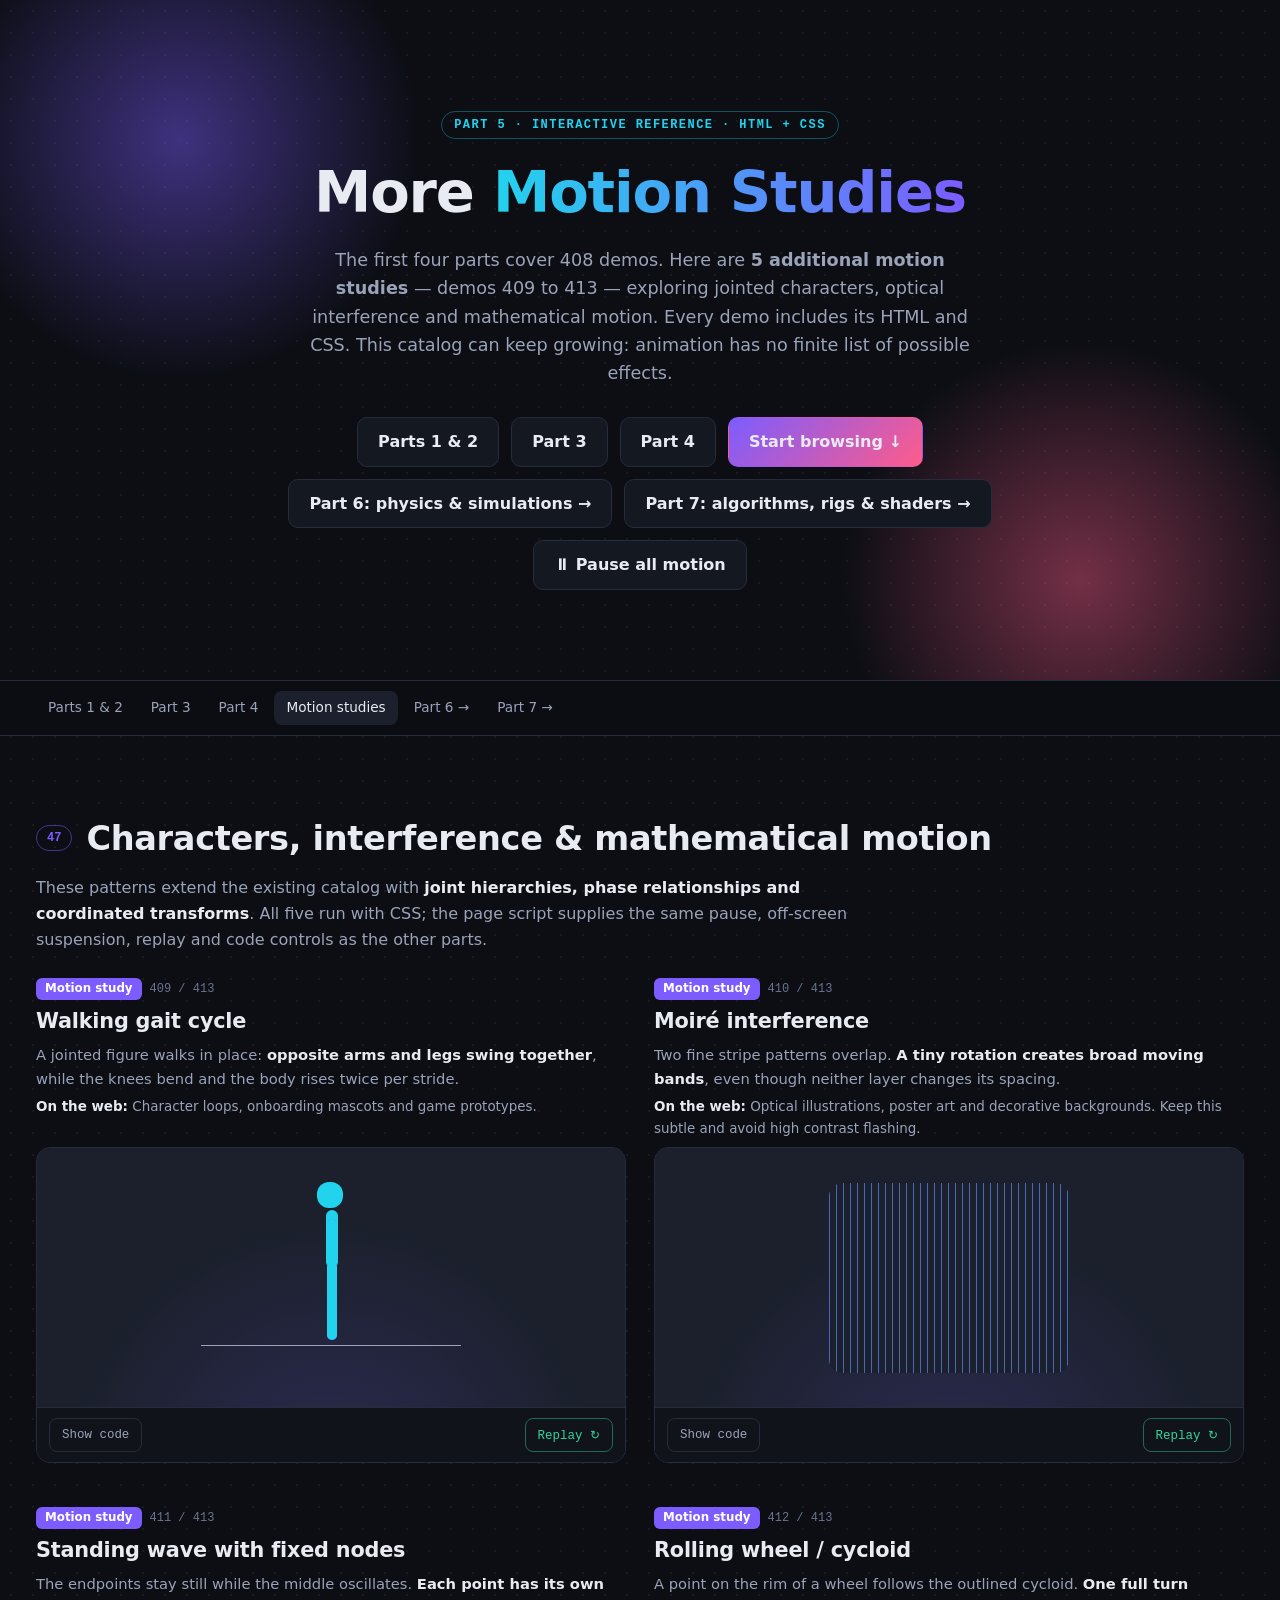
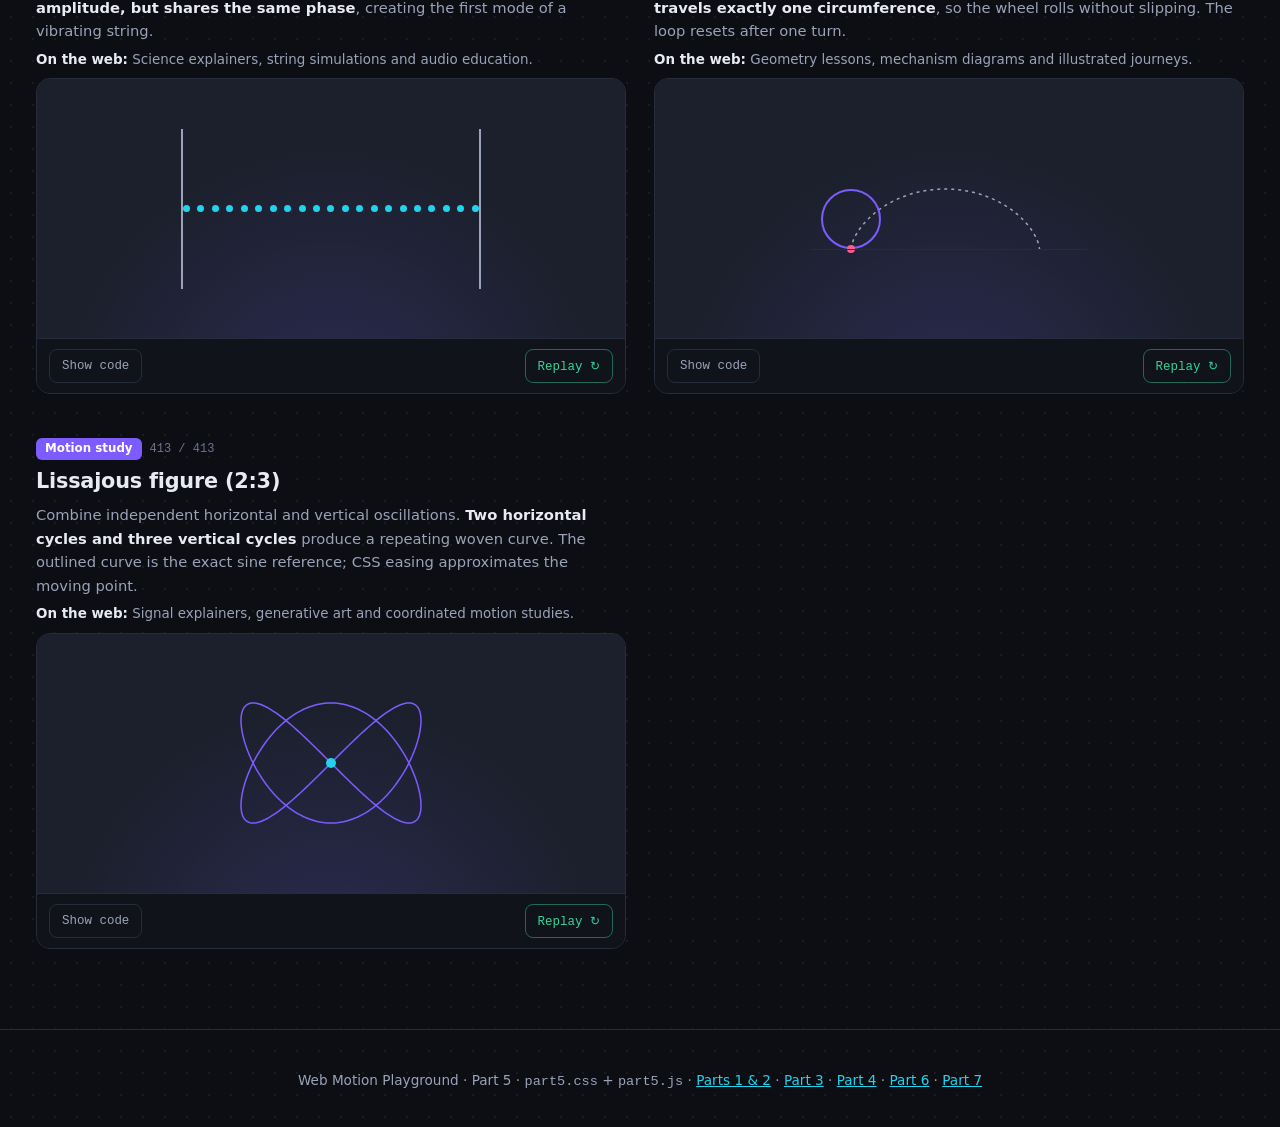
<file: part5.html>
<!DOCTYPE html>
<html lang="en">
<head>
<meta charset="utf-8"/>
<meta name="viewport" content="width=device-width, initial-scale=1"/>
<title>Motion Studies — Part 5 · Web Motion Playground</title>
<meta name="description" content="Five additional CSS motion studies: walking gait, moiré interference, standing waves, rolling cycloids and Lissajous figures. Demos 409–413 with live code."/>
<script>document.documentElement.classList.add('js');</script>
<link rel="stylesheet" href="styles.css"/>
<link rel="stylesheet" href="part5.css"/>
</head>
<body>
<div class="page-progress" id="pageProgress"></div>
<header class="hero"><div class="hero-blob b1"></div><div class="hero-blob b2"></div><div class="hero-inner">
<p class="eyebrow">Part 5 · Interactive reference · HTML + CSS</p>
<h1><span class="word" style="--i:0">More</span> <span class="word grad-text" style="--i:1">Motion Studies</span></h1>
<p class="lead">The first four parts cover 408 demos. Here are <strong>5 additional motion studies</strong> — demos 409 to 413 — exploring jointed characters, optical interference and mathematical motion. Every demo includes its HTML and CSS. This catalog can keep growing: animation has no finite list of possible effects.</p>
<div class="hero-actions"><a class="btn" href="index.html">Parts 1 &amp; 2</a><a class="btn" href="more.html">Part 3</a><a class="btn" href="part4.html">Part 4</a><a class="btn primary" href="#motion-studies">Start browsing ↓</a><a class="btn" href="part6.html">Part 6: physics &amp; simulations →</a>
<a class="btn" href="part7.html">Part 7: algorithms, rigs &amp; shaders →</a>
<button class="btn" id="pauseAll" type="button">⏸ Pause all motion</button></div>
<p class="motion-note">Your system asks for reduced motion, so animations start paused. Press "Play all motion" to watch them.</p>
</div></header>
<nav class="toc" aria-label="Sections"><ul><li><a href="index.html">Parts 1 &amp; 2</a></li><li><a href="more.html">Part 3</a></li><li><a href="part4.html">Part 4</a></li><li><a href="#motion-studies">Motion studies</a></li><li><a href="part6.html">Part 6 →</a></li>
<li><a href="part7.html">Part 7 →</a></li>
</ul></nav>
<main><section class="section" id="motion-studies"><div class="sec-head reveal"><span class="sec-num">47</span><h2>Characters, interference &amp; mathematical motion</h2></div><p class="sec-intro reveal">These patterns extend the existing catalog with <strong>joint hierarchies, phase relationships and coordinated transforms</strong>. All five run with CSS; the page script supplies the same pause, off-screen suspension, replay and code controls as the other parts.</p><div class="demos">
<article class="demo reveal"><div class="demo-meta"><span class="badge">Motion study</span><span class="count">409 / 413</span></div><h3>Walking gait cycle</h3><p class="desc">A jointed figure walks in place: <b>opposite arms and legs swing together</b>, while the knees bend and the body rises twice per stride.</p><p class="desc use"><b>On the web:</b> Character loops, onboarding mascots and game prototypes.</p><div class="demo-box"><div class="stage"><div class="p5-walk" aria-hidden="true">
  <div class="p5-person"><i class="p5-head"></i><i class="p5-body"></i>
    <i class="p5-arm p5-back"></i><i class="p5-leg p5-back"><i></i></i>
    <i class="p5-arm"></i><i class="p5-leg"><i></i></i>
  </div><div class="p5-ground"></div>
</div></div><div class="demo-foot"><button aria-expanded="false" class="foot-btn show-code" type="button">Show code</button><button class="foot-btn replay-btn" type="button">Replay <span class="ico">↻</span></button></div><div class="code-panel" hidden><div class="code-block"><div class="code-head"><span>Key idea</span><button class="copy-code" type="button">Copy</button></div><pre><code>Offset the far limbs by half a cycle; animate each joint around its attachment point.</code></pre></div><div class="code-block"><div class="code-head"><span>HTML</span><button class="copy-code" type="button">Copy</button></div><pre><code>&lt;div class=&quot;p5-walk&quot; aria-hidden=&quot;true&quot;&gt;
  &lt;div class=&quot;p5-person&quot;&gt;&lt;i class=&quot;p5-head&quot;&gt;&lt;/i&gt;&lt;i class=&quot;p5-body&quot;&gt;&lt;/i&gt;
    &lt;i class=&quot;p5-arm p5-back&quot;&gt;&lt;/i&gt;&lt;i class=&quot;p5-leg p5-back&quot;&gt;&lt;i&gt;&lt;/i&gt;&lt;/i&gt;
    &lt;i class=&quot;p5-arm&quot;&gt;&lt;/i&gt;&lt;i class=&quot;p5-leg&quot;&gt;&lt;i&gt;&lt;/i&gt;&lt;/i&gt;
  &lt;/div&gt;&lt;div class=&quot;p5-ground&quot;&gt;&lt;/div&gt;
&lt;/div&gt;</code></pre></div><div class="code-block"><div class="code-head"><span>CSS</span><button class="copy-code" type="button">Copy</button></div><pre><code>/* var(--violet), var(--ease-out)… are design tokens defined once in :root */

.p5-walk {
  position: relative;
  width: 260px;
  height: 200px;
}
.p5-person {
  position: absolute;
  left: 125px;
  top: 32px;
  animation: p5-bob .6s ease-in-out infinite;
}
.p5-person i {
  position: absolute;
  display: block;
  border-radius: 12px;
  background: var(--cyan);
}
.p5-person .p5-head {
  width: 26px;
  height: 26px;
  left: -9px;
  top: -28px;
}
.p5-person .p5-body {
  width: 12px;
  height: 58px;
}
.p5-person .p5-arm {
  width: 8px;
  height: 49px;
  top: 9px;
  left: 2px;
  transform-origin: 50% 4px;
  animation: p5-stride 1.2s ease-in-out infinite;
  animation-delay: -.6s;
}
.p5-person .p5-leg {
  width: 10px;
  height: 44px;
  top: 51px;
  left: 1px;
  transform-origin: 50% 4px;
  animation: p5-stride 1.2s ease-in-out infinite;
}
.p5-leg &gt; i {
  width: 10px;
  height: 43px;
  top: 36px;
  transform-origin: 50% 4px;
  animation: p5-knee 1.2s ease-in-out infinite;
}
.p5-person .p5-back, .p5-back &gt; i {
  background: var(--violet);
  animation-delay: -.6s;
}
.p5-person .p5-arm.p5-back {
  animation-delay: 0s;
}
.p5-ground {
  position: absolute;
  bottom: 32px;
  width: 100%;
  border-bottom: 1px solid var(--muted);
}
@keyframes p5-stride {
  0%, 100% { transform: rotate(-30deg); }
  50% { transform: rotate(30deg); }
}
@keyframes p5-knee {
  0%, 50%, 100% { transform: rotate(0); }
  75% { transform: rotate(-55deg); }
}
@keyframes p5-bob {
  0%, 100% { transform: translateY(0); }
  50% { transform: translateY(-5px); }
}</code></pre></div></div></div></article>
<article class="demo reveal"><div class="demo-meta"><span class="badge">Motion study</span><span class="count">410 / 413</span></div><h3>Moiré interference</h3><p class="desc">Two fine stripe patterns overlap. <b>A tiny rotation creates broad moving bands</b>, even though neither layer changes its spacing.</p><p class="desc use"><b>On the web:</b> Optical illustrations, poster art and decorative backgrounds. Keep this subtle and avoid high contrast flashing.</p><div class="demo-box"><div class="stage"><div class="p5-moire" aria-hidden="true"><i></i><i></i></div></div><div class="demo-foot"><button aria-expanded="false" class="foot-btn show-code" type="button">Show code</button><button class="foot-btn replay-btn" type="button">Replay <span class="ico">↻</span></button></div><div class="code-panel" hidden><div class="code-block"><div class="code-head"><span>Key idea</span><button class="copy-code" type="button">Copy</button></div><pre><code>Overlay two repeating gradients and slowly rotate only the upper layer.</code></pre></div><div class="code-block"><div class="code-head"><span>HTML</span><button class="copy-code" type="button">Copy</button></div><pre><code>&lt;div class=&quot;p5-moire&quot; aria-hidden=&quot;true&quot;&gt;&lt;i&gt;&lt;/i&gt;&lt;i&gt;&lt;/i&gt;&lt;/div&gt;</code></pre></div><div class="code-block"><div class="code-head"><span>CSS</span><button class="copy-code" type="button">Copy</button></div><pre><code>/* var(--violet), var(--ease-out)… are design tokens defined once in :root */

.p5-moire {
  position: relative;
  width: 240px;
  height: 190px;
  overflow: hidden;
  border-radius: var(--radius);
  background: var(--panel-2);
}
.p5-moire i {
  position: absolute;
  inset: -70px;
  opacity: .45;
  background: repeating-linear-gradient(90deg, var(--cyan) 0 1px, transparent 1px 7px);
}
.p5-moire i + i {
  background: repeating-linear-gradient(90deg, var(--violet) 0 1px, transparent 1px 7px);
  animation: p5-interfere 12s ease-in-out infinite alternate;
}
@keyframes p5-interfere {
  from { transform: rotate(3deg); }
  to { transform: rotate(18deg); }
}</code></pre></div></div></div></article>
<article class="demo reveal"><div class="demo-meta"><span class="badge">Motion study</span><span class="count">411 / 413</span></div><h3>Standing wave with fixed nodes</h3><p class="desc">The endpoints stay still while the middle oscillates. <b>Each point has its own amplitude, but shares the same phase</b>, creating the first mode of a vibrating string.</p><p class="desc use"><b>On the web:</b> Science explainers, string simulations and audio education.</p><div class="demo-box"><div class="stage"><div class="p5-wave" aria-hidden="true">
  <i style="--amp:0.000px"></i>
  <i style="--amp:8.604px"></i>
  <i style="--amp:16.996px"></i>
  <i style="--amp:24.969px"></i>
  <i style="--amp:32.328px"></i>
  <i style="--amp:38.891px"></i>
  <i style="--amp:44.496px"></i>
  <i style="--amp:49.005px"></i>
  <i style="--amp:52.308px"></i>
  <i style="--amp:54.323px"></i>
  <i style="--amp:55.000px"></i>
  <i style="--amp:54.323px"></i>
  <i style="--amp:52.308px"></i>
  <i style="--amp:49.005px"></i>
  <i style="--amp:44.496px"></i>
  <i style="--amp:38.891px"></i>
  <i style="--amp:32.328px"></i>
  <i style="--amp:24.969px"></i>
  <i style="--amp:16.996px"></i>
  <i style="--amp:8.604px"></i>
  <i style="--amp:0.000px"></i>
</div></div><div class="demo-foot"><button aria-expanded="false" class="foot-btn show-code" type="button">Show code</button><button class="foot-btn replay-btn" type="button">Replay <span class="ico">↻</span></button></div><div class="code-panel" hidden><div class="code-block"><div class="code-head"><span>Key idea</span><button class="copy-code" type="button">Copy</button></div><pre><code>Set amplitude to A × sin(π × index / intervals); keep timing identical for every point.</code></pre></div><div class="code-block"><div class="code-head"><span>HTML</span><button class="copy-code" type="button">Copy</button></div><pre><code>&lt;div class=&quot;p5-wave&quot; aria-hidden=&quot;true&quot;&gt;
  &lt;i style=&quot;--amp:0.000px&quot;&gt;&lt;/i&gt;
  &lt;i style=&quot;--amp:8.604px&quot;&gt;&lt;/i&gt;
  &lt;i style=&quot;--amp:16.996px&quot;&gt;&lt;/i&gt;
  &lt;i style=&quot;--amp:24.969px&quot;&gt;&lt;/i&gt;
  &lt;i style=&quot;--amp:32.328px&quot;&gt;&lt;/i&gt;
  &lt;i style=&quot;--amp:38.891px&quot;&gt;&lt;/i&gt;
  &lt;i style=&quot;--amp:44.496px&quot;&gt;&lt;/i&gt;
  &lt;i style=&quot;--amp:49.005px&quot;&gt;&lt;/i&gt;
  &lt;i style=&quot;--amp:52.308px&quot;&gt;&lt;/i&gt;
  &lt;i style=&quot;--amp:54.323px&quot;&gt;&lt;/i&gt;
  &lt;i style=&quot;--amp:55.000px&quot;&gt;&lt;/i&gt;
  &lt;i style=&quot;--amp:54.323px&quot;&gt;&lt;/i&gt;
  &lt;i style=&quot;--amp:52.308px&quot;&gt;&lt;/i&gt;
  &lt;i style=&quot;--amp:49.005px&quot;&gt;&lt;/i&gt;
  &lt;i style=&quot;--amp:44.496px&quot;&gt;&lt;/i&gt;
  &lt;i style=&quot;--amp:38.891px&quot;&gt;&lt;/i&gt;
  &lt;i style=&quot;--amp:32.328px&quot;&gt;&lt;/i&gt;
  &lt;i style=&quot;--amp:24.969px&quot;&gt;&lt;/i&gt;
  &lt;i style=&quot;--amp:16.996px&quot;&gt;&lt;/i&gt;
  &lt;i style=&quot;--amp:8.604px&quot;&gt;&lt;/i&gt;
  &lt;i style=&quot;--amp:0.000px&quot;&gt;&lt;/i&gt;
&lt;/div&gt;</code></pre></div><div class="code-block"><div class="code-head"><span>CSS</span><button class="copy-code" type="button">Copy</button></div><pre><code>/* var(--violet), var(--ease-out)… are design tokens defined once in :root */

.p5-wave {
  display: flex;
  align-items: center;
  justify-content: space-between;
  width: min(88%, 300px);
  height: 160px;
  border-left: 2px solid var(--muted);
  border-right: 2px solid var(--muted);
}
.p5-wave i {
  width: 7px;
  height: 7px;
  flex-shrink: 0;
  border-radius: 50%;
  background: var(--cyan);
  animation: p5-vibrate 2s ease-in-out infinite;
}
@keyframes p5-vibrate {
  0%, 100% { transform: translateY(var(--amp)); }
  50% { transform: translateY(calc(-1 * var(--amp))); }
}</code></pre></div></div></div></article>
<article class="demo reveal"><div class="demo-meta"><span class="badge">Motion study</span><span class="count">412 / 413</span></div><h3>Rolling wheel / cycloid</h3><p class="desc">A point on the rim of a wheel follows the outlined cycloid. <b>One full turn travels exactly one circumference</b>, so the wheel rolls without slipping. The loop resets after one turn.</p><p class="desc use"><b>On the web:</b> Geometry lessons, mechanism diagrams and illustrated journeys.</p><div class="demo-box"><div class="stage"><div class="p5-cycloid" aria-hidden="true">
  <svg viewBox="0 0 300 180"><polyline points="52.000,130.000 52.001,129.959 52.006,129.836 52.019,129.631 52.046,129.344 52.089,128.978 52.154,128.532 52.245,128.007 52.364,127.406 52.517,126.730 52.708,125.981 52.940,125.160 53.216,124.271 53.541,123.314 53.917,122.294 54.349,121.213 54.838,120.074 55.389,118.880 56.004,117.634 56.685,116.339 57.435,115.000 58.257,113.620 59.151,112.202 60.121,110.751 61.167,109.271 62.292,107.765 63.496,106.237 64.781,104.693 66.147,103.136 67.594,101.570 69.124,100.000 70.736,98.430 72.430,96.864 74.206,95.307 76.063,93.763 78.000,92.235 80.017,90.729 82.112,89.249 84.284,87.798 86.531,86.380 88.851,85.000 91.243,83.661 93.703,82.366 96.230,81.120 98.821,79.926 101.473,78.787 104.183,77.706 106.948,76.686 109.765,75.729 112.630,74.840 115.540,74.019 118.491,73.270 121.479,72.594 124.501,71.993 127.552,71.468 130.629,71.022 133.727,70.656 136.842,70.369 139.970,70.164 143.107,70.041 146.248,70.000 149.389,70.041 152.525,70.164 155.653,70.369 158.768,70.656 161.866,71.022 164.943,71.468 167.994,71.993 171.016,72.594 174.005,73.270 176.956,74.019 179.866,74.840 182.731,75.729 185.548,76.686 188.313,77.706 191.023,78.787 193.675,79.926 196.266,81.120 198.793,82.366 201.253,83.661 203.644,85.000 205.965,86.380 208.212,87.798 210.384,89.249 212.479,90.729 214.495,92.235 216.433,93.763 218.290,95.307 220.066,96.864 221.760,98.430 223.372,100.000 224.901,101.570 226.349,103.136 227.715,104.693 228.999,106.237 230.203,107.765 231.328,109.271 232.375,110.751 233.344,112.202 234.239,113.620 235.060,115.000 235.811,116.339 236.492,117.634 237.106,118.880 237.657,120.074 238.147,121.213 238.578,122.294 238.955,123.314 239.280,124.271 239.556,125.160 239.788,125.981 239.978,126.730 240.131,127.406 240.251,128.007 240.341,128.532 240.406,128.978 240.450,129.344 240.476,129.631 240.490,129.836 240.495,129.959 240.496,130.000"/></svg>
  <div class="p5-wheel-travel"><div class="p5-wheel"><i></i></div></div>
</div></div><div class="demo-foot"><button aria-expanded="false" class="foot-btn show-code" type="button">Show code</button><button class="foot-btn replay-btn" type="button">Replay <span class="ico">↻</span></button></div><div class="code-panel" hidden><div class="code-block"><div class="code-head"><span>Key idea</span><button class="copy-code" type="button">Copy</button></div><pre><code>distance = radius × angle (radians); translate the parent and rotate the wheel independently.</code></pre></div><div class="code-block"><div class="code-head"><span>HTML</span><button class="copy-code" type="button">Copy</button></div><pre><code>&lt;div class=&quot;p5-cycloid&quot; aria-hidden=&quot;true&quot;&gt;
  &lt;svg viewBox=&quot;0 0 300 180&quot;&gt;&lt;polyline points=&quot;52.000,130.000 52.001,129.959 52.006,129.836 52.019,129.631 52.046,129.344 52.089,128.978 52.154,128.532 52.245,128.007 52.364,127.406 52.517,126.730 52.708,125.981 52.940,125.160 53.216,124.271 53.541,123.314 53.917,122.294 54.349,121.213 54.838,120.074 55.389,118.880 56.004,117.634 56.685,116.339 57.435,115.000 58.257,113.620 59.151,112.202 60.121,110.751 61.167,109.271 62.292,107.765 63.496,106.237 64.781,104.693 66.147,103.136 67.594,101.570 69.124,100.000 70.736,98.430 72.430,96.864 74.206,95.307 76.063,93.763 78.000,92.235 80.017,90.729 82.112,89.249 84.284,87.798 86.531,86.380 88.851,85.000 91.243,83.661 93.703,82.366 96.230,81.120 98.821,79.926 101.473,78.787 104.183,77.706 106.948,76.686 109.765,75.729 112.630,74.840 115.540,74.019 118.491,73.270 121.479,72.594 124.501,71.993 127.552,71.468 130.629,71.022 133.727,70.656 136.842,70.369 139.970,70.164 143.107,70.041 146.248,70.000 149.389,70.041 152.525,70.164 155.653,70.369 158.768,70.656 161.866,71.022 164.943,71.468 167.994,71.993 171.016,72.594 174.005,73.270 176.956,74.019 179.866,74.840 182.731,75.729 185.548,76.686 188.313,77.706 191.023,78.787 193.675,79.926 196.266,81.120 198.793,82.366 201.253,83.661 203.644,85.000 205.965,86.380 208.212,87.798 210.384,89.249 212.479,90.729 214.495,92.235 216.433,93.763 218.290,95.307 220.066,96.864 221.760,98.430 223.372,100.000 224.901,101.570 226.349,103.136 227.715,104.693 228.999,106.237 230.203,107.765 231.328,109.271 232.375,110.751 233.344,112.202 234.239,113.620 235.060,115.000 235.811,116.339 236.492,117.634 237.106,118.880 237.657,120.074 238.147,121.213 238.578,122.294 238.955,123.314 239.280,124.271 239.556,125.160 239.788,125.981 239.978,126.730 240.131,127.406 240.251,128.007 240.341,128.532 240.406,128.978 240.450,129.344 240.476,129.631 240.490,129.836 240.495,129.959 240.496,130.000&quot;/&gt;&lt;/svg&gt;
  &lt;div class=&quot;p5-wheel-travel&quot;&gt;&lt;div class=&quot;p5-wheel&quot;&gt;&lt;i&gt;&lt;/i&gt;&lt;/div&gt;&lt;/div&gt;
&lt;/div&gt;</code></pre></div><div class="code-block"><div class="code-head"><span>CSS</span><button class="copy-code" type="button">Copy</button></div><pre><code>/* var(--violet), var(--ease-out)… are design tokens defined once in :root */

.p5-cycloid {
  position: relative;
  width: 300px;
  height: 180px;
}
.p5-cycloid svg {
  position: absolute;
  inset: 0;
  width: 100%;
  height: 100%;
  fill: none;
  stroke: var(--muted);
  stroke-width: 1.5;
  stroke-dasharray: 3 4;
}
.p5-cycloid::after {
  content: &quot;&quot;;
  position: absolute;
  left: 12px;
  right: 12px;
  top: 130px;
  border-top: 1px solid var(--line);
}
.p5-wheel-travel {
  position: absolute;
  left: 22px;
  top: 70px;
  animation: p5-roll-travel 6s linear infinite;
}
.p5-wheel {
  position: relative;
  width: 60px;
  height: 60px;
  border: 2px solid var(--violet);
  border-radius: 50%;
  animation: p5-roll-turn 6s linear infinite;
}
.p5-wheel i {
  position: absolute;
  width: 8px;
  height: 8px;
  left: 24px;
  top: 54px;
  border-radius: 50%;
  background: var(--pink);
}
@keyframes p5-roll-travel {
  to { transform: translateX(188.49556px); }
}
@keyframes p5-roll-turn {
  to { transform: rotate(360deg); }
}</code></pre></div></div></div></article>
<article class="demo reveal"><div class="demo-meta"><span class="badge">Motion study</span><span class="count">413 / 413</span></div><h3>Lissajous figure (2:3)</h3><p class="desc">Combine independent horizontal and vertical oscillations. <b>Two horizontal cycles and three vertical cycles</b> produce a repeating woven curve. The outlined curve is the exact sine reference; CSS easing approximates the moving point.</p><p class="desc use"><b>On the web:</b> Signal explainers, generative art and coordinated motion studies.</p><div class="demo-box"><div class="stage"><div class="p5-lissajous" aria-hidden="true">
  <svg viewBox="0 0 300 200"><polyline points="150.000,100.000 153.141,103.140 156.278,106.272 159.408,109.386 162.526,112.475 165.628,115.529 168.712,118.541 171.773,121.502 174.807,124.404 177.812,127.239 180.782,130.000 183.715,132.678 186.606,135.267 189.453,137.759 192.252,140.148 195.000,142.426 197.693,144.589 200.327,146.629 202.901,148.541 205.410,150.320 207.851,151.962 210.222,153.460 212.519,154.813 214.741,156.015 216.883,157.063 218.944,157.956 220.921,158.689 222.812,159.261 224.613,159.671 226.324,159.918 227.942,160.000 229.465,159.918 230.891,159.671 232.219,159.261 233.447,158.689 234.572,157.956 235.595,157.063 236.514,156.015 237.327,154.813 238.033,153.460 238.633,151.962 239.124,150.320 239.507,148.541 239.781,146.629 239.945,144.589 240.000,142.426 239.945,140.148 239.781,137.759 239.507,135.267 239.124,132.678 238.633,130.000 238.033,127.239 237.327,124.404 236.514,121.502 235.595,118.541 234.572,115.529 233.447,112.475 232.219,109.386 230.891,106.272 229.465,103.140 227.942,100.000 226.324,96.860 224.613,93.728 222.812,90.614 220.921,87.525 218.944,84.471 216.883,81.459 214.741,78.498 212.519,75.596 210.222,72.761 207.851,70.000 205.410,67.322 202.901,64.733 200.327,62.241 197.693,59.852 195.000,57.574 192.252,55.411 189.453,53.371 186.606,51.459 183.715,49.680 180.782,48.038 177.812,46.540 174.807,45.187 171.773,43.985 168.712,42.937 165.628,42.044 162.526,41.311 159.408,40.739 156.278,40.329 153.141,40.082 150.000,40.000 146.859,40.082 143.722,40.329 140.592,40.739 137.474,41.311 134.372,42.044 131.288,42.937 128.227,43.985 125.193,45.187 122.188,46.540 119.218,48.038 116.285,49.680 113.394,51.459 110.547,53.371 107.748,55.411 105.000,57.574 102.307,59.852 99.673,62.241 97.099,64.733 94.590,67.322 92.149,70.000 89.778,72.761 87.481,75.596 85.259,78.498 83.117,81.459 81.056,84.471 79.079,87.525 77.188,90.614 75.387,93.728 73.676,96.860 72.058,100.000 70.535,103.140 69.109,106.272 67.781,109.386 66.553,112.475 65.428,115.529 64.405,118.541 63.486,121.502 62.673,124.404 61.967,127.239 61.367,130.000 60.876,132.678 60.493,135.267 60.219,137.759 60.055,140.148 60.000,142.426 60.055,144.589 60.219,146.629 60.493,148.541 60.876,150.320 61.367,151.962 61.967,153.460 62.673,154.813 63.486,156.015 64.405,157.063 65.428,157.956 66.553,158.689 67.781,159.261 69.109,159.671 70.535,159.918 72.058,160.000 73.676,159.918 75.387,159.671 77.188,159.261 79.079,158.689 81.056,157.956 83.117,157.063 85.259,156.015 87.481,154.813 89.778,153.460 92.149,151.962 94.590,150.320 97.099,148.541 99.673,146.629 102.307,144.589 105.000,142.426 107.748,140.148 110.547,137.759 113.394,135.267 116.285,132.678 119.218,130.000 122.188,127.239 125.193,124.404 128.227,121.502 131.288,118.541 134.372,115.529 137.474,112.475 140.592,109.386 143.722,106.272 146.859,103.140 150.000,100.000 153.141,96.860 156.278,93.728 159.408,90.614 162.526,87.525 165.628,84.471 168.712,81.459 171.773,78.498 174.807,75.596 177.812,72.761 180.782,70.000 183.715,67.322 186.606,64.733 189.453,62.241 192.252,59.852 195.000,57.574 197.693,55.411 200.327,53.371 202.901,51.459 205.410,49.680 207.851,48.038 210.222,46.540 212.519,45.187 214.741,43.985 216.883,42.937 218.944,42.044 220.921,41.311 222.812,40.739 224.613,40.329 226.324,40.082 227.942,40.000 229.465,40.082 230.891,40.329 232.219,40.739 233.447,41.311 234.572,42.044 235.595,42.937 236.514,43.985 237.327,45.187 238.033,46.540 238.633,48.038 239.124,49.680 239.507,51.459 239.781,53.371 239.945,55.411 240.000,57.574 239.945,59.852 239.781,62.241 239.507,64.733 239.124,67.322 238.633,70.000 238.033,72.761 237.327,75.596 236.514,78.498 235.595,81.459 234.572,84.471 233.447,87.525 232.219,90.614 230.891,93.728 229.465,96.860 227.942,100.000 226.324,103.140 224.613,106.272 222.812,109.386 220.921,112.475 218.944,115.529 216.883,118.541 214.741,121.502 212.519,124.404 210.222,127.239 207.851,130.000 205.410,132.678 202.901,135.267 200.327,137.759 197.693,140.148 195.000,142.426 192.252,144.589 189.453,146.629 186.606,148.541 183.715,150.320 180.782,151.962 177.812,153.460 174.807,154.813 171.773,156.015 168.712,157.063 165.628,157.956 162.526,158.689 159.408,159.261 156.278,159.671 153.141,159.918 150.000,160.000 146.859,159.918 143.722,159.671 140.592,159.261 137.474,158.689 134.372,157.956 131.288,157.063 128.227,156.015 125.193,154.813 122.188,153.460 119.218,151.962 116.285,150.320 113.394,148.541 110.547,146.629 107.748,144.589 105.000,142.426 102.307,140.148 99.673,137.759 97.099,135.267 94.590,132.678 92.149,130.000 89.778,127.239 87.481,124.404 85.259,121.502 83.117,118.541 81.056,115.529 79.079,112.475 77.188,109.386 75.387,106.272 73.676,103.140 72.058,100.000 70.535,96.860 69.109,93.728 67.781,90.614 66.553,87.525 65.428,84.471 64.405,81.459 63.486,78.498 62.673,75.596 61.967,72.761 61.367,70.000 60.876,67.322 60.493,64.733 60.219,62.241 60.055,59.852 60.000,57.574 60.055,55.411 60.219,53.371 60.493,51.459 60.876,49.680 61.367,48.038 61.967,46.540 62.673,45.187 63.486,43.985 64.405,42.937 65.428,42.044 66.553,41.311 67.781,40.739 69.109,40.329 70.535,40.082 72.058,40.000 73.676,40.082 75.387,40.329 77.188,40.739 79.079,41.311 81.056,42.044 83.117,42.937 85.259,43.985 87.481,45.187 89.778,46.540 92.149,48.038 94.590,49.680 97.099,51.459 99.673,53.371 102.307,55.411 105.000,57.574 107.748,59.852 110.547,62.241 113.394,64.733 116.285,67.322 119.218,70.000 122.188,72.761 125.193,75.596 128.227,78.498 131.288,81.459 134.372,84.471 137.474,87.525 140.592,90.614 143.722,93.728 146.859,96.860 150.000,100.000"/></svg>
  <div class="p5-axis-x"><i></i></div>
</div></div><div class="demo-foot"><button aria-expanded="false" class="foot-btn show-code" type="button">Show code</button><button class="foot-btn replay-btn" type="button">Replay <span class="ico">↻</span></button></div><div class="code-panel" hidden><div class="code-block"><div class="code-head"><span>Key idea</span><button class="copy-code" type="button">Copy</button></div><pre><code>Animate X and Y on nested elements so transforms do not overwrite each other; use durations in a 3:2 ratio.</code></pre></div><div class="code-block"><div class="code-head"><span>HTML</span><button class="copy-code" type="button">Copy</button></div><pre><code>&lt;div class=&quot;p5-lissajous&quot; aria-hidden=&quot;true&quot;&gt;
  &lt;svg viewBox=&quot;0 0 300 200&quot;&gt;&lt;polyline points=&quot;150.000,100.000 153.141,103.140 156.278,106.272 159.408,109.386 162.526,112.475 165.628,115.529 168.712,118.541 171.773,121.502 174.807,124.404 177.812,127.239 180.782,130.000 183.715,132.678 186.606,135.267 189.453,137.759 192.252,140.148 195.000,142.426 197.693,144.589 200.327,146.629 202.901,148.541 205.410,150.320 207.851,151.962 210.222,153.460 212.519,154.813 214.741,156.015 216.883,157.063 218.944,157.956 220.921,158.689 222.812,159.261 224.613,159.671 226.324,159.918 227.942,160.000 229.465,159.918 230.891,159.671 232.219,159.261 233.447,158.689 234.572,157.956 235.595,157.063 236.514,156.015 237.327,154.813 238.033,153.460 238.633,151.962 239.124,150.320 239.507,148.541 239.781,146.629 239.945,144.589 240.000,142.426 239.945,140.148 239.781,137.759 239.507,135.267 239.124,132.678 238.633,130.000 238.033,127.239 237.327,124.404 236.514,121.502 235.595,118.541 234.572,115.529 233.447,112.475 232.219,109.386 230.891,106.272 229.465,103.140 227.942,100.000 226.324,96.860 224.613,93.728 222.812,90.614 220.921,87.525 218.944,84.471 216.883,81.459 214.741,78.498 212.519,75.596 210.222,72.761 207.851,70.000 205.410,67.322 202.901,64.733 200.327,62.241 197.693,59.852 195.000,57.574 192.252,55.411 189.453,53.371 186.606,51.459 183.715,49.680 180.782,48.038 177.812,46.540 174.807,45.187 171.773,43.985 168.712,42.937 165.628,42.044 162.526,41.311 159.408,40.739 156.278,40.329 153.141,40.082 150.000,40.000 146.859,40.082 143.722,40.329 140.592,40.739 137.474,41.311 134.372,42.044 131.288,42.937 128.227,43.985 125.193,45.187 122.188,46.540 119.218,48.038 116.285,49.680 113.394,51.459 110.547,53.371 107.748,55.411 105.000,57.574 102.307,59.852 99.673,62.241 97.099,64.733 94.590,67.322 92.149,70.000 89.778,72.761 87.481,75.596 85.259,78.498 83.117,81.459 81.056,84.471 79.079,87.525 77.188,90.614 75.387,93.728 73.676,96.860 72.058,100.000 70.535,103.140 69.109,106.272 67.781,109.386 66.553,112.475 65.428,115.529 64.405,118.541 63.486,121.502 62.673,124.404 61.967,127.239 61.367,130.000 60.876,132.678 60.493,135.267 60.219,137.759 60.055,140.148 60.000,142.426 60.055,144.589 60.219,146.629 60.493,148.541 60.876,150.320 61.367,151.962 61.967,153.460 62.673,154.813 63.486,156.015 64.405,157.063 65.428,157.956 66.553,158.689 67.781,159.261 69.109,159.671 70.535,159.918 72.058,160.000 73.676,159.918 75.387,159.671 77.188,159.261 79.079,158.689 81.056,157.956 83.117,157.063 85.259,156.015 87.481,154.813 89.778,153.460 92.149,151.962 94.590,150.320 97.099,148.541 99.673,146.629 102.307,144.589 105.000,142.426 107.748,140.148 110.547,137.759 113.394,135.267 116.285,132.678 119.218,130.000 122.188,127.239 125.193,124.404 128.227,121.502 131.288,118.541 134.372,115.529 137.474,112.475 140.592,109.386 143.722,106.272 146.859,103.140 150.000,100.000 153.141,96.860 156.278,93.728 159.408,90.614 162.526,87.525 165.628,84.471 168.712,81.459 171.773,78.498 174.807,75.596 177.812,72.761 180.782,70.000 183.715,67.322 186.606,64.733 189.453,62.241 192.252,59.852 195.000,57.574 197.693,55.411 200.327,53.371 202.901,51.459 205.410,49.680 207.851,48.038 210.222,46.540 212.519,45.187 214.741,43.985 216.883,42.937 218.944,42.044 220.921,41.311 222.812,40.739 224.613,40.329 226.324,40.082 227.942,40.000 229.465,40.082 230.891,40.329 232.219,40.739 233.447,41.311 234.572,42.044 235.595,42.937 236.514,43.985 237.327,45.187 238.033,46.540 238.633,48.038 239.124,49.680 239.507,51.459 239.781,53.371 239.945,55.411 240.000,57.574 239.945,59.852 239.781,62.241 239.507,64.733 239.124,67.322 238.633,70.000 238.033,72.761 237.327,75.596 236.514,78.498 235.595,81.459 234.572,84.471 233.447,87.525 232.219,90.614 230.891,93.728 229.465,96.860 227.942,100.000 226.324,103.140 224.613,106.272 222.812,109.386 220.921,112.475 218.944,115.529 216.883,118.541 214.741,121.502 212.519,124.404 210.222,127.239 207.851,130.000 205.410,132.678 202.901,135.267 200.327,137.759 197.693,140.148 195.000,142.426 192.252,144.589 189.453,146.629 186.606,148.541 183.715,150.320 180.782,151.962 177.812,153.460 174.807,154.813 171.773,156.015 168.712,157.063 165.628,157.956 162.526,158.689 159.408,159.261 156.278,159.671 153.141,159.918 150.000,160.000 146.859,159.918 143.722,159.671 140.592,159.261 137.474,158.689 134.372,157.956 131.288,157.063 128.227,156.015 125.193,154.813 122.188,153.460 119.218,151.962 116.285,150.320 113.394,148.541 110.547,146.629 107.748,144.589 105.000,142.426 102.307,140.148 99.673,137.759 97.099,135.267 94.590,132.678 92.149,130.000 89.778,127.239 87.481,124.404 85.259,121.502 83.117,118.541 81.056,115.529 79.079,112.475 77.188,109.386 75.387,106.272 73.676,103.140 72.058,100.000 70.535,96.860 69.109,93.728 67.781,90.614 66.553,87.525 65.428,84.471 64.405,81.459 63.486,78.498 62.673,75.596 61.967,72.761 61.367,70.000 60.876,67.322 60.493,64.733 60.219,62.241 60.055,59.852 60.000,57.574 60.055,55.411 60.219,53.371 60.493,51.459 60.876,49.680 61.367,48.038 61.967,46.540 62.673,45.187 63.486,43.985 64.405,42.937 65.428,42.044 66.553,41.311 67.781,40.739 69.109,40.329 70.535,40.082 72.058,40.000 73.676,40.082 75.387,40.329 77.188,40.739 79.079,41.311 81.056,42.044 83.117,42.937 85.259,43.985 87.481,45.187 89.778,46.540 92.149,48.038 94.590,49.680 97.099,51.459 99.673,53.371 102.307,55.411 105.000,57.574 107.748,59.852 110.547,62.241 113.394,64.733 116.285,67.322 119.218,70.000 122.188,72.761 125.193,75.596 128.227,78.498 131.288,81.459 134.372,84.471 137.474,87.525 140.592,90.614 143.722,93.728 146.859,96.860 150.000,100.000&quot;/&gt;&lt;/svg&gt;
  &lt;div class=&quot;p5-axis-x&quot;&gt;&lt;i&gt;&lt;/i&gt;&lt;/div&gt;
&lt;/div&gt;</code></pre></div><div class="code-block"><div class="code-head"><span>CSS</span><button class="copy-code" type="button">Copy</button></div><pre><code>/* var(--violet), var(--ease-out)… are design tokens defined once in :root */

.p5-lissajous {
  position: relative;
  width: 300px;
  height: 200px;
}
.p5-lissajous svg {
  width: 100%;
  height: 100%;
  fill: none;
  stroke: var(--violet);
  stroke-width: 1.5;
}
.p5-axis-x {
  position: absolute;
  left: 150px;
  top: 100px;
  animation: p5-axis-x 4s cubic-bezier(.37, 0, .63, 1) infinite;
}
.p5-axis-x i {
  display: block;
  width: 10px;
  height: 10px;
  margin: -5px;
  border-radius: 50%;
  background: var(--cyan);
  animation: p5-axis-y 2.666666667s cubic-bezier(.37, 0, .63, 1) infinite;
}
@keyframes p5-axis-x {
  0%, 50%, 100% { transform: translateX(0); }
  25% { transform: translateX(90px); }
  75% { transform: translateX(-90px); }
}
@keyframes p5-axis-y {
  0%, 50%, 100% { transform: translateY(0); }
  25% { transform: translateY(60px); }
  75% { transform: translateY(-60px); }
}</code></pre></div></div></div></article>
</div></section></main>
<footer>Web Motion Playground · Part 5 · <code>part5.css</code> + <code>part5.js</code> · <a href="index.html">Parts 1 &amp; 2</a> · <a href="more.html">Part 3</a> · <a href="part4.html">Part 4</a> · <a href="part6.html">Part 6</a> · <a href="part7.html">Part 7</a></footer>
<script src="part5.js"></script>
</body></html>
</file>
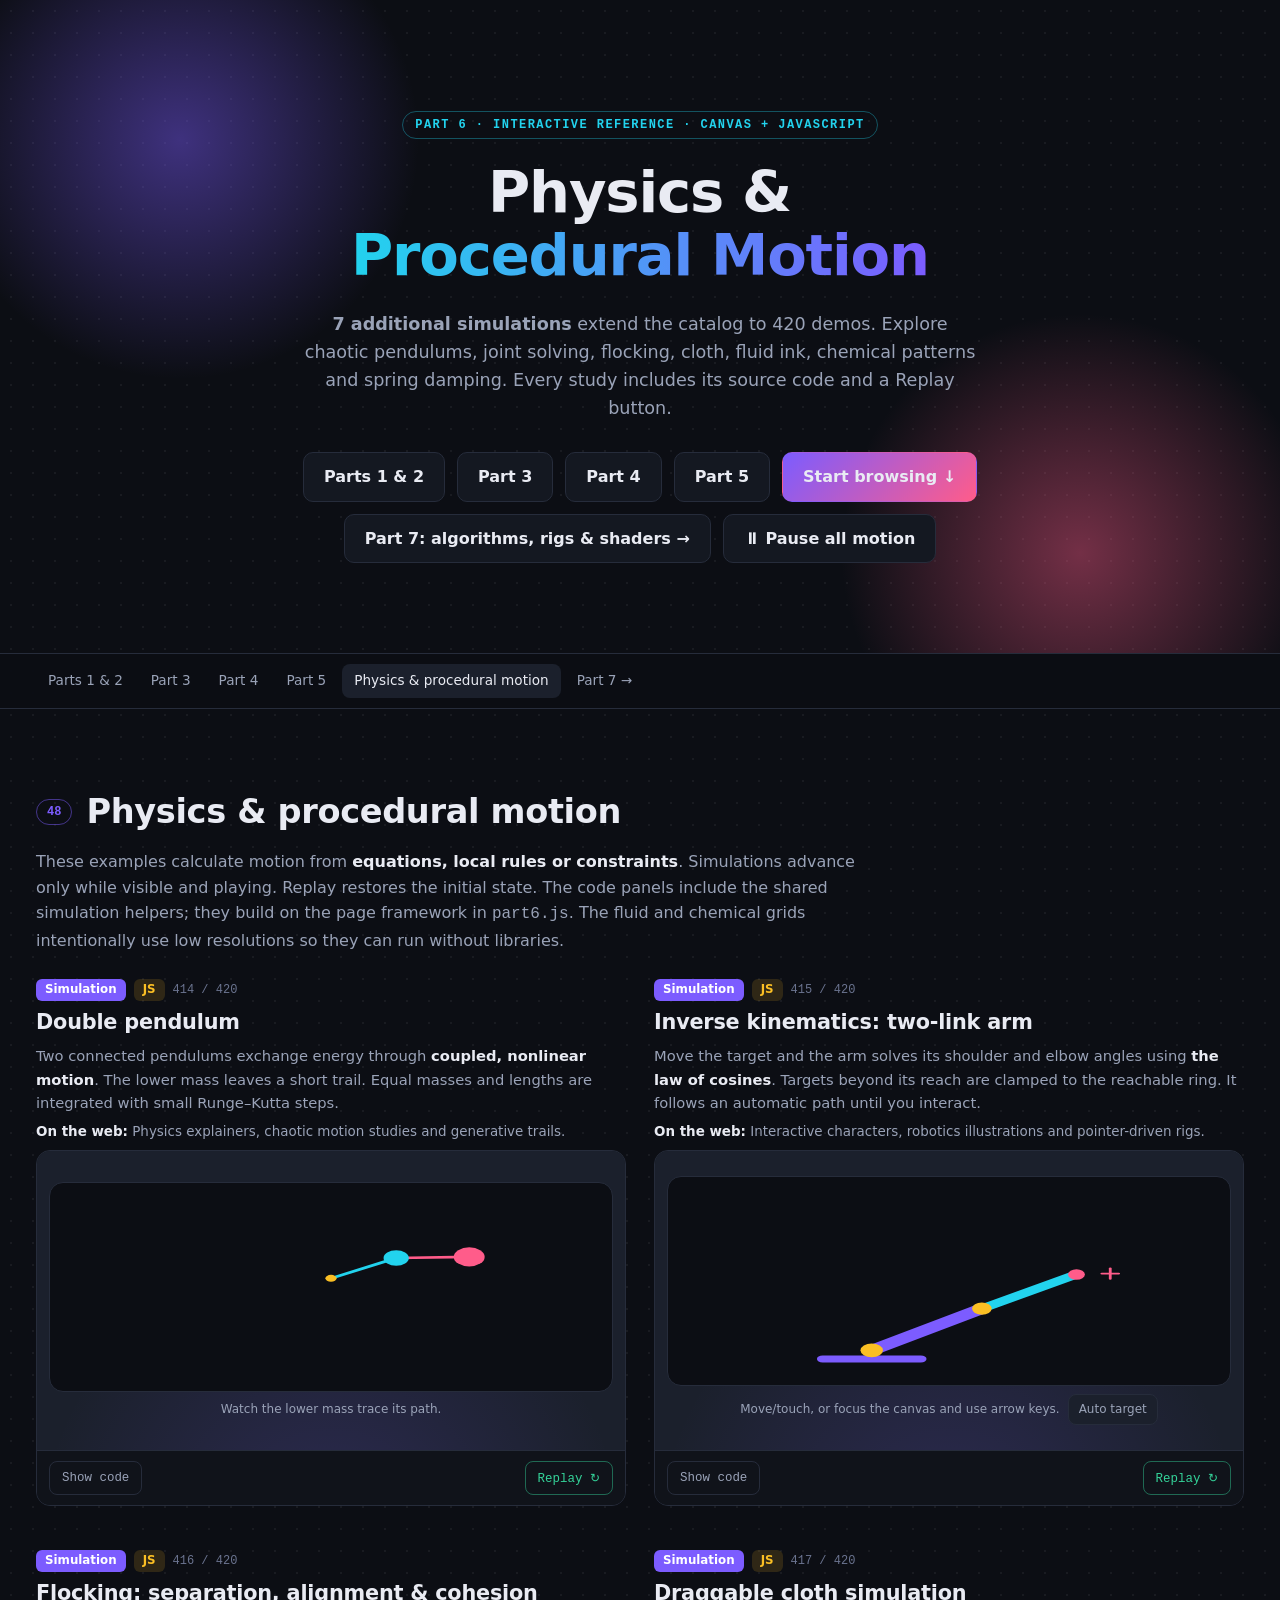
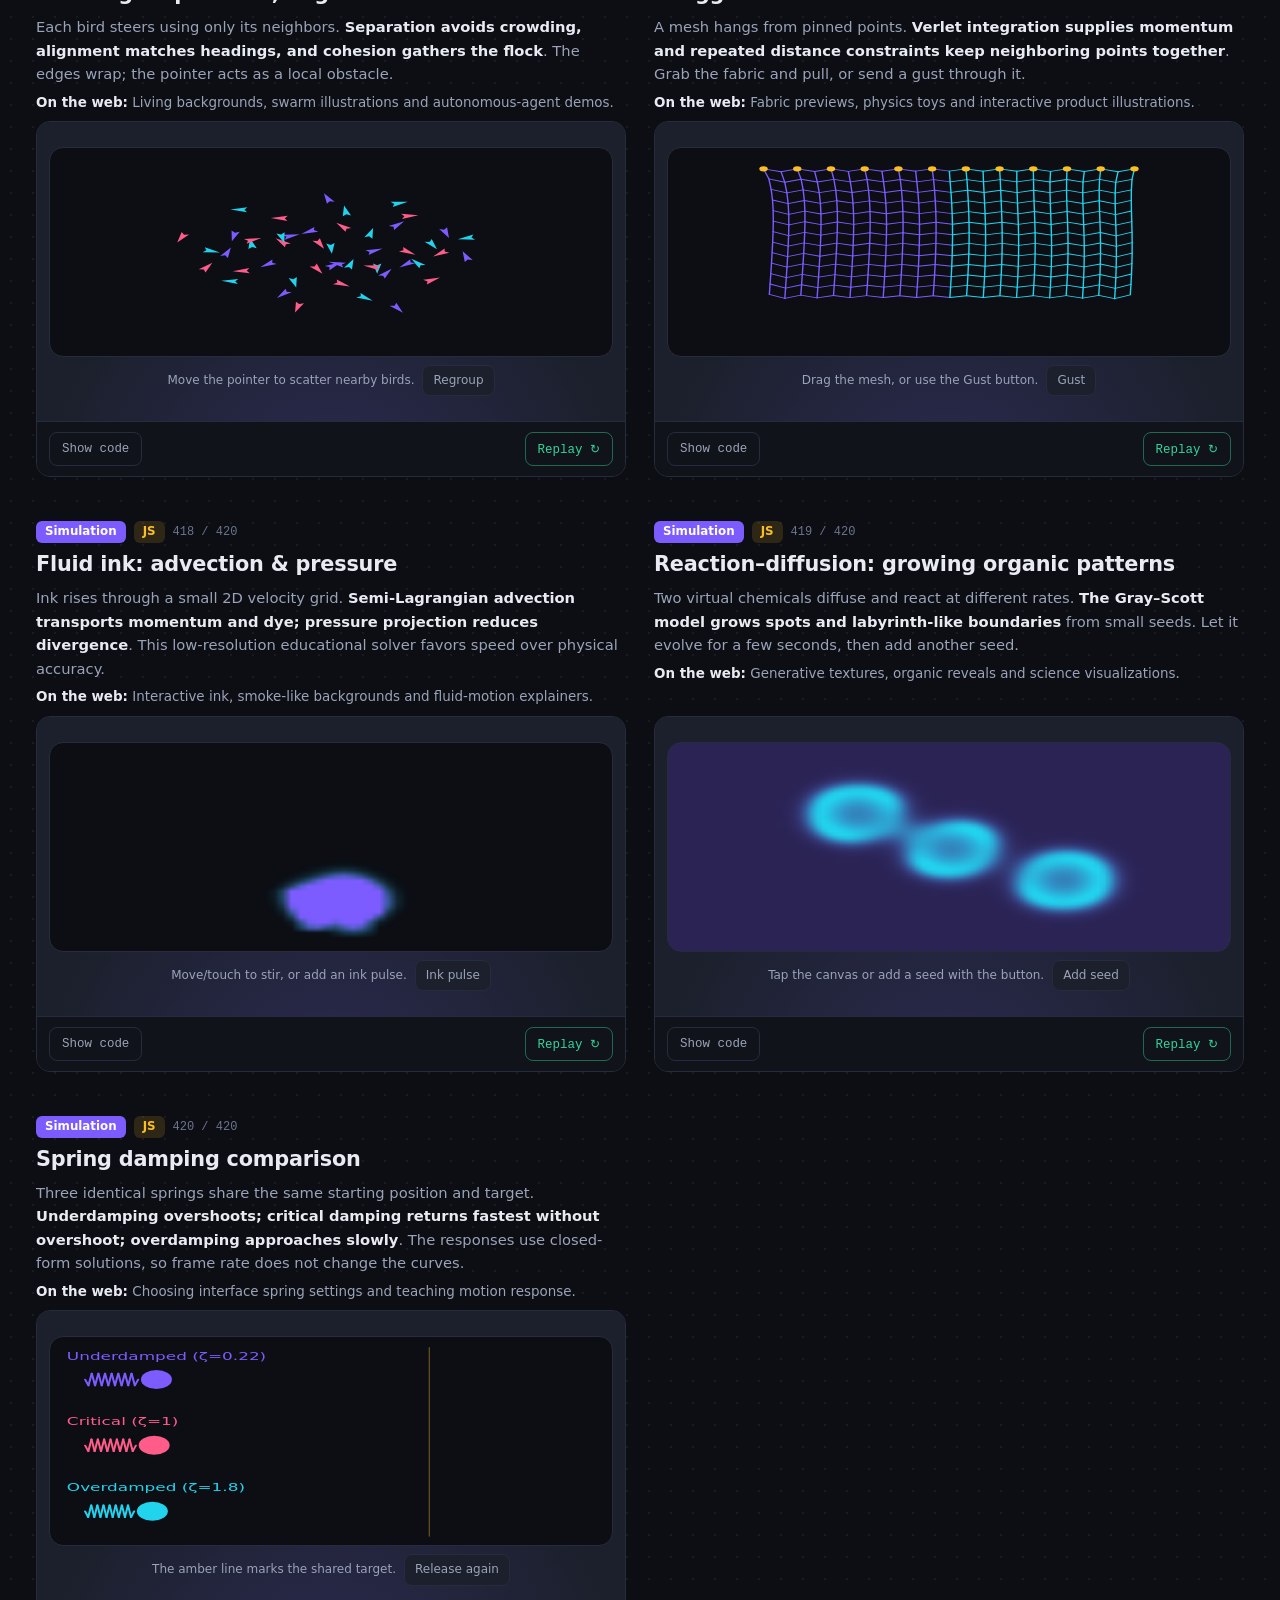
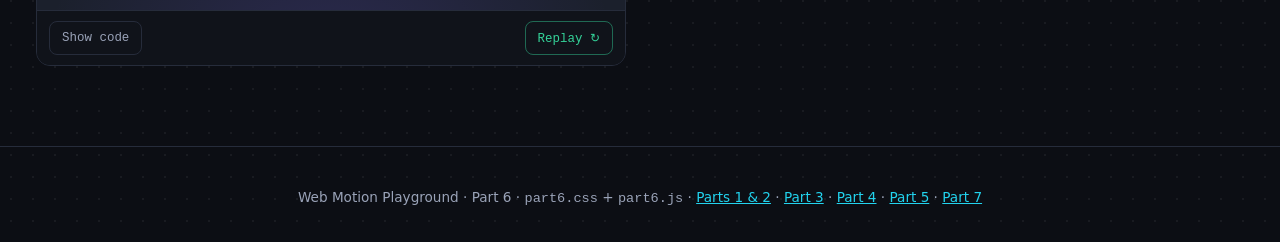
<file: part6.html>
<!DOCTYPE html>
<html lang="en">
<head>
<meta charset="utf-8"/>
<meta name="viewport" content="width=device-width, initial-scale=1"/>
<title>Physics &amp; Procedural Motion — Part 6 · Web Motion Playground</title>
<meta name="description" content="Seven interactive animation studies: double pendulum, inverse kinematics, flocking, cloth, fluid ink, reaction–diffusion and spring damping. Demos 414–420 with live code."/>
<script>document.documentElement.classList.add('js');</script>
<link rel="stylesheet" href="styles.css"/>
<link rel="stylesheet" href="part6.css"/>
</head>
<body>
<div class="page-progress" id="pageProgress"></div>
<header class="hero"><div class="hero-blob b1"></div><div class="hero-blob b2"></div><div class="hero-inner">
<p class="eyebrow">Part 6 · Interactive reference · Canvas + JavaScript</p>
<h1><span class="word" style="--i:0">Physics &amp;</span> <span class="word grad-text" style="--i:1">Procedural Motion</span></h1>
<p class="lead"><strong>7 additional simulations</strong> extend the catalog to 420 demos. Explore chaotic pendulums, joint solving, flocking, cloth, fluid ink, chemical patterns and spring damping. Every study includes its source code and a Replay button.</p>
<div class="hero-actions"><a class="btn" href="index.html">Parts 1 &amp; 2</a><a class="btn" href="more.html">Part 3</a><a class="btn" href="part4.html">Part 4</a><a class="btn" href="part5.html">Part 5</a><a class="btn primary" href="#simulations">Start browsing ↓</a><a class="btn" href="part7.html">Part 7: algorithms, rigs &amp; shaders →</a>
<button class="btn" id="pauseAll" type="button">⏸ Pause all motion</button></div>
<p class="motion-note">Your system asks for reduced motion, so animations start paused. Press "Play all motion" to watch them.</p>
</div></header>
<nav class="toc" aria-label="Sections"><ul><li><a href="index.html">Parts 1 &amp; 2</a></li><li><a href="more.html">Part 3</a></li><li><a href="part4.html">Part 4</a></li><li><a href="part5.html">Part 5</a></li><li><a href="#simulations">Physics &amp; procedural motion</a></li><li><a href="part7.html">Part 7 →</a></li>
</ul></nav>
<main><section class="section" id="simulations"><div class="sec-head reveal"><span class="sec-num">48</span><h2>Physics &amp; procedural motion</h2></div><p class="sec-intro reveal">These examples calculate motion from <strong>equations, local rules or constraints</strong>. Simulations advance only while visible and playing. Replay restores the initial state. The code panels include the shared simulation helpers; they build on the page framework in <code>part6.js</code>. The fluid and chemical grids intentionally use low resolutions so they can run without libraries.</p><div class="demos">
<article class="demo reveal"><div class="demo-meta"><span class="badge">Simulation</span><span class="badge js">JS</span><span class="count">414 / 420</span></div><h3>Double pendulum</h3><p class="desc">Two connected pendulums exchange energy through <b>coupled, nonlinear motion</b>. The lower mass leaves a short trail. Equal masses and lengths are integrated with small Runge–Kutta steps.</p><p class="desc use"><b>On the web:</b> Physics explainers, chaotic motion studies and generative trails.</p><div class="demo-box"><div class="stage p6-stage" data-js-replay="p6Pendulum"><div class="p6-sim" id="p6Pendulum"><canvas role="img" aria-label="Double pendulum">Your browser needs canvas support for this simulation.</canvas></div>
<div class="p6-controls"><span>Watch the lower mass trace its path.</span></div></div><div class="demo-foot"><button class="foot-btn show-code" type="button" aria-expanded="false">Show code</button><button class="foot-btn replay-btn" type="button">Replay <span class="ico">↻</span></button></div><div class="code-panel" hidden><div class="code-block"><div class="code-head"><span>Key idea</span><button class="copy-code" type="button">Copy</button></div><pre><code>Two coupled angles and angular velocities evolve together; RK4 limits numerical drift.</code></pre></div><div class="code-block"><div class="code-head"><span>HTML</span><button class="copy-code" type="button">Copy</button></div><pre><code>&lt;div class=&quot;p6-sim&quot; id=&quot;p6Pendulum&quot;&gt;&lt;canvas role=&quot;img&quot; aria-label=&quot;Double pendulum&quot;&gt;Your browser needs canvas support for this simulation.&lt;/canvas&gt;&lt;/div&gt;
&lt;div class=&quot;p6-controls&quot;&gt;&lt;span&gt;Watch the lower mass trace its path.&lt;/span&gt;&lt;/div&gt;</code></pre></div><div class="code-block"><div class="code-head"><span>CSS</span><button class="copy-code" type="button">Copy</button></div><pre><code>/* var(--violet), var(--ease-out)… are design tokens defined once in :root */

/* Part 6: shared simulation presentation; design tokens come from styles.css. */
.demo-box &gt; .stage.p6-stage {
  height: 300px;
}
.p6-stage {
  display: flex;
  flex-direction: column;
  justify-content: center;
  gap: 8px;
  width: 100%;
  padding: 12px;
}
.p6-sim {
  width: 100%;
  height: 210px;
  overflow: hidden;
  border: 1px solid var(--line);
  border-radius: var(--radius);
  background: var(--bg);
}
.p6-sim canvas {
  display: block;
  width: 100%;
  height: 100%;
  touch-action: pan-y;
}
.p6-sim.p6-drag canvas {
  touch-action: none;
  cursor: grab;
}
.p6-sim.p6-drag canvas:active {
  cursor: grabbing;
}
.p6-sim canvas:focus-visible, .p6-control:focus-visible {
  outline: 2px solid var(--cyan);
  outline-offset: -3px;
}
.p6-controls {
  display: flex;
  flex-wrap: wrap;
  align-items: center;
  justify-content: space-between;
  gap: 8px;
  color: var(--muted);
  font-size: .75rem;
}
.p6-control {
  padding: 5px 10px;
  border: 1px solid var(--line);
  border-radius: 8px;
  background: var(--panel-2);
  font-size: .75rem;
}
</code></pre></div><div class="code-block"><div class="code-head"><span>JavaScript</span><button class="copy-code" type="button">Copy</button></div><pre><code>  /* Shared by the seven studies. Coordinates stay in a 400 × 240 drawing space.
     setupCanvas, addLoop, live, clamp, PALETTE and replayHandlers are page helpers. */
  const p6Surface = id =&gt; {
    const host = $(&#x27;#&#x27; + id);
    const { cv, ctx } = setupCanvas(host);
    const point = e =&gt; {
      const r = cv.getBoundingClientRect();
      return { x: clamp((e.clientX - r.left) * 400 / r.width, 0, 400), y: clamp((e.clientY - r.top) * 240 / r.height, 0, 240) };
    };
    const begin = () =&gt; {
      ctx.setTransform(cv.width / 400, 0, 0, cv.height / 240, 0, 0);
      ctx.clearRect(0, 0, 400, 240);
      ctx.lineCap = &#x27;round&#x27;;
      ctx.lineJoin = &#x27;round&#x27;;
    };
    const line = (x1, y1, x2, y2, color, width = 2) =&gt; {
      ctx.strokeStyle = color; ctx.lineWidth = width;
      ctx.beginPath(); ctx.moveTo(x1, y1); ctx.lineTo(x2, y2); ctx.stroke();
    };
    const dot = (x, y, radius, color) =&gt; {
      ctx.fillStyle = color; ctx.beginPath(); ctx.arc(x, y, radius, 0, Math.PI * 2); ctx.fill();
    };
    const label = (text, x, y, color = PALETTE[2]) =&gt; {
      ctx.fillStyle = color; ctx.font = &#x27;12px system-ui&#x27;; ctx.fillText(text, x, y);
    };
    return { host, cv, ctx, point, begin, line, dot, label };
  };
  const p6Run = (surface, key, reset, step, draw) =&gt; {
    let previous = 0, accumulator = 0;
    const render = () =&gt; { surface.begin(); draw(); };
    const replay = () =&gt; { previous = 0; accumulator = 0; reset(); render(); };
    replayHandlers[key] = replay;
    replay(); // A useful static first frame is visible even with reduced motion.
    addEventListener(&#x27;resize&#x27;, render); // Repaint a resized canvas even while paused.
    addLoop(surface.host, now =&gt; {
      const elapsed = previous &amp;&amp; now - previous &lt; 150 ? (now - previous) / 1000 : 1 / 60;
      previous = now;
      accumulator = Math.min(accumulator + elapsed, 3 / 60);
      while (accumulator &gt;= 1 / 60) { step(1 / 60); accumulator -= 1 / 60; }
      render();
    });
    return replay;
  };

{
    const s = p6Surface(&#x27;p6Pendulum&#x27;);
    const length = 52, gravity = 150;
    let state, trail;
    const reset = () =&gt; { state = [2.05, 1.6, 0, 0]; trail = []; };
    // Equal masses and lengths; integrate the coupled equations using RK4.
    const derivative = ([a, b, u, v]) =&gt; {
      const d = a - b, denominator = length * (3 - Math.cos(2 * d));
      return [u, v,
        (-3 * gravity * Math.sin(a) - gravity * Math.sin(a - 2 * b) - 2 * Math.sin(d) * length * (v * v + u * u * Math.cos(d))) / denominator,
        2 * Math.sin(d) * (2 * u * u * length + 2 * gravity * Math.cos(a) + v * v * length * Math.cos(d)) / denominator];
    };
    const position = () =&gt; {
      const x = 200 + length * Math.sin(state[0]), y = 110 + length * Math.cos(state[0]);
      return [x, y, x + length * Math.sin(state[1]), y + length * Math.cos(state[1])];
    };
    const step = dt =&gt; {
      const h = dt / 4;
      for (let n = 0; n &lt; 4; n++) {
        const k1 = derivative(state);
        const k2 = derivative(state.map((v, i) =&gt; v + h * k1[i] / 2));
        const k3 = derivative(state.map((v, i) =&gt; v + h * k2[i] / 2));
        const k4 = derivative(state.map((v, i) =&gt; v + h * k3[i]));
        state = state.map((v, i) =&gt; v + h * (k1[i] + 2 * k2[i] + 2 * k3[i] + k4[i]) / 6);
      }
      const p = position(); trail.push([p[2], p[3]]); if (trail.length &gt; 280) trail.shift();
    };
    const draw = () =&gt; {
      s.ctx.globalAlpha = .45;
      for (let i = 1; i &lt; trail.length; i++) s.line(...trail[i - 1], ...trail[i], PALETTE[1], 1);
      s.ctx.globalAlpha = 1;
      const [x, y, x2, y2] = position();
      s.line(200, 110, x, y, PALETTE[2], 3); s.line(x, y, x2, y2, PALETTE[1], 3);
      s.dot(200, 110, 4, PALETTE[3]); s.dot(x, y, 9, PALETTE[2]); s.dot(x2, y2, 11, PALETTE[1]);
    };
    p6Run(s, &#x27;p6Pendulum&#x27;, reset, step, draw);
  }</code></pre></div></div></div></article>
<article class="demo reveal"><div class="demo-meta"><span class="badge">Simulation</span><span class="badge js">JS</span><span class="count">415 / 420</span></div><h3>Inverse kinematics: two-link arm</h3><p class="desc">Move the target and the arm solves its shoulder and elbow angles using <b>the law of cosines</b>. Targets beyond its reach are clamped to the reachable ring. It follows an automatic path until you interact.</p><p class="desc use"><b>On the web:</b> Interactive characters, robotics illustrations and pointer-driven rigs.</p><div class="demo-box"><div class="stage p6-stage" data-js-replay="p6Arm"><div class="p6-sim" id="p6Arm"><canvas role="img" aria-label="Inverse kinematics: two-link arm. Use arrow keys to move the target." tabindex="0">Your browser needs canvas support for this simulation.</canvas></div>
<div class="p6-controls"><span>Move/touch, or focus the canvas and use arrow keys.</span><button class="p6-control" type="button" id="p6ArmAuto">Auto target</button></div></div><div class="demo-foot"><button class="foot-btn show-code" type="button" aria-expanded="false">Show code</button><button class="foot-btn replay-btn" type="button">Replay <span class="ico">↻</span></button></div><div class="code-panel" hidden><div class="code-block"><div class="code-head"><span>Key idea</span><button class="copy-code" type="button">Copy</button></div><pre><code>Clamp the target distance, solve the triangle, then draw each fixed-length segment.</code></pre></div><div class="code-block"><div class="code-head"><span>HTML</span><button class="copy-code" type="button">Copy</button></div><pre><code>&lt;div class=&quot;p6-sim&quot; id=&quot;p6Arm&quot;&gt;&lt;canvas role=&quot;img&quot; aria-label=&quot;Inverse kinematics: two-link arm. Use arrow keys to move the target.&quot; tabindex=&quot;0&quot;&gt;Your browser needs canvas support for this simulation.&lt;/canvas&gt;&lt;/div&gt;
&lt;div class=&quot;p6-controls&quot;&gt;&lt;span&gt;Move/touch, or focus the canvas and use arrow keys.&lt;/span&gt;&lt;button class=&quot;p6-control&quot; type=&quot;button&quot; id=&quot;p6ArmAuto&quot;&gt;Auto target&lt;/button&gt;&lt;/div&gt;</code></pre></div><div class="code-block"><div class="code-head"><span>CSS</span><button class="copy-code" type="button">Copy</button></div><pre><code>/* var(--violet), var(--ease-out)… are design tokens defined once in :root */

/* Part 6: shared simulation presentation; design tokens come from styles.css. */
.demo-box &gt; .stage.p6-stage {
  height: 300px;
}
.p6-stage {
  display: flex;
  flex-direction: column;
  justify-content: center;
  gap: 8px;
  width: 100%;
  padding: 12px;
}
.p6-sim {
  width: 100%;
  height: 210px;
  overflow: hidden;
  border: 1px solid var(--line);
  border-radius: var(--radius);
  background: var(--bg);
}
.p6-sim canvas {
  display: block;
  width: 100%;
  height: 100%;
  touch-action: pan-y;
}
.p6-sim.p6-drag canvas {
  touch-action: none;
  cursor: grab;
}
.p6-sim.p6-drag canvas:active {
  cursor: grabbing;
}
.p6-sim canvas:focus-visible, .p6-control:focus-visible {
  outline: 2px solid var(--cyan);
  outline-offset: -3px;
}
.p6-controls {
  display: flex;
  flex-wrap: wrap;
  align-items: center;
  justify-content: space-between;
  gap: 8px;
  color: var(--muted);
  font-size: .75rem;
}
.p6-control {
  padding: 5px 10px;
  border: 1px solid var(--line);
  border-radius: 8px;
  background: var(--panel-2);
  font-size: .75rem;
}
</code></pre></div><div class="code-block"><div class="code-head"><span>JavaScript</span><button class="copy-code" type="button">Copy</button></div><pre><code>  /* Shared by the seven studies. Coordinates stay in a 400 × 240 drawing space.
     setupCanvas, addLoop, live, clamp, PALETTE and replayHandlers are page helpers. */
  const p6Surface = id =&gt; {
    const host = $(&#x27;#&#x27; + id);
    const { cv, ctx } = setupCanvas(host);
    const point = e =&gt; {
      const r = cv.getBoundingClientRect();
      return { x: clamp((e.clientX - r.left) * 400 / r.width, 0, 400), y: clamp((e.clientY - r.top) * 240 / r.height, 0, 240) };
    };
    const begin = () =&gt; {
      ctx.setTransform(cv.width / 400, 0, 0, cv.height / 240, 0, 0);
      ctx.clearRect(0, 0, 400, 240);
      ctx.lineCap = &#x27;round&#x27;;
      ctx.lineJoin = &#x27;round&#x27;;
    };
    const line = (x1, y1, x2, y2, color, width = 2) =&gt; {
      ctx.strokeStyle = color; ctx.lineWidth = width;
      ctx.beginPath(); ctx.moveTo(x1, y1); ctx.lineTo(x2, y2); ctx.stroke();
    };
    const dot = (x, y, radius, color) =&gt; {
      ctx.fillStyle = color; ctx.beginPath(); ctx.arc(x, y, radius, 0, Math.PI * 2); ctx.fill();
    };
    const label = (text, x, y, color = PALETTE[2]) =&gt; {
      ctx.fillStyle = color; ctx.font = &#x27;12px system-ui&#x27;; ctx.fillText(text, x, y);
    };
    return { host, cv, ctx, point, begin, line, dot, label };
  };
  const p6Run = (surface, key, reset, step, draw) =&gt; {
    let previous = 0, accumulator = 0;
    const render = () =&gt; { surface.begin(); draw(); };
    const replay = () =&gt; { previous = 0; accumulator = 0; reset(); render(); };
    replayHandlers[key] = replay;
    replay(); // A useful static first frame is visible even with reduced motion.
    addEventListener(&#x27;resize&#x27;, render); // Repaint a resized canvas even while paused.
    addLoop(surface.host, now =&gt; {
      const elapsed = previous &amp;&amp; now - previous &lt; 150 ? (now - previous) / 1000 : 1 / 60;
      previous = now;
      accumulator = Math.min(accumulator + elapsed, 3 / 60);
      while (accumulator &gt;= 1 / 60) { step(1 / 60); accumulator -= 1 / 60; }
      render();
    });
    return replay;
  };

{
    const s = p6Surface(&#x27;p6Arm&#x27;);
    let target, current, phase, manual;
    const reset = () =&gt; { target = { x: 290, y: 100 }; current = { ...target }; phase = 0; manual = false; };
    const aim = e =&gt; { if (!live(s.host)) return; target = s.point(e); manual = true; };
    s.cv.addEventListener(&#x27;pointermove&#x27;, aim);
    s.cv.addEventListener(&#x27;pointerdown&#x27;, aim);
    s.cv.addEventListener(&#x27;keydown&#x27;, e =&gt; {
      const arrows = { ArrowLeft: [-12, 0], ArrowRight: [12, 0], ArrowUp: [0, -12], ArrowDown: [0, 12] };
      if (!arrows[e.key]) return;
      e.preventDefault(); if (!live(s.host)) return;
      const [dx, dy] = arrows[e.key]; manual = true;
      target.x = clamp(target.x + dx, 10, 390); target.y = clamp(target.y + dy, 10, 230);
    });
    const step = dt =&gt; {
      phase += dt;
      if (!manual) target = { x: 220 + Math.cos(phase * .7) * 95, y: 105 + Math.sin(phase) * 65 };
      current.x += (target.x - current.x) * .12; current.y += (target.y - current.y) * .12;
    };
    const draw = () =&gt; {
      const bx = 145, by = 200, a = 92, b = 78;
      const dx = current.x - bx, dy = current.y - by;
      const distance = clamp(Math.hypot(dx, dy), Math.abs(a - b) + .01, a + b - .01);
      const direction = Math.atan2(dy, dx);
      const shoulder = direction - Math.acos(clamp((a * a + distance * distance - b * b) / (2 * a * distance), -1, 1));
      const elbow = { x: bx + a * Math.cos(shoulder), y: by + a * Math.sin(shoulder) };
      const end = { x: bx + distance * Math.cos(direction), y: by + distance * Math.sin(direction) };
      s.line(110, 210, 180, 210, PALETTE[0], 8);
      s.line(bx, by, elbow.x, elbow.y, PALETTE[0], 12);
      s.line(elbow.x, elbow.y, end.x, end.y, PALETTE[2], 9);
      s.dot(bx, by, 8, PALETTE[3]); s.dot(elbow.x, elbow.y, 7, PALETTE[3]); s.dot(end.x, end.y, 6, PALETTE[1]);
      s.line(target.x - 6, target.y, target.x + 6, target.y, PALETTE[1]);
      s.line(target.x, target.y - 6, target.x, target.y + 6, PALETTE[1]);
    };
    const replay = p6Run(s, &#x27;p6Arm&#x27;, reset, step, draw);
    $(&#x27;#p6ArmAuto&#x27;).addEventListener(&#x27;click&#x27;, replay);
  }</code></pre></div></div></div></article>
<article class="demo reveal"><div class="demo-meta"><span class="badge">Simulation</span><span class="badge js">JS</span><span class="count">416 / 420</span></div><h3>Flocking: separation, alignment & cohesion</h3><p class="desc">Each bird steers using only its neighbors. <b>Separation avoids crowding, alignment matches headings, and cohesion gathers the flock</b>. The edges wrap; the pointer acts as a local obstacle.</p><p class="desc use"><b>On the web:</b> Living backgrounds, swarm illustrations and autonomous-agent demos.</p><div class="demo-box"><div class="stage p6-stage" data-js-replay="p6Flock"><div class="p6-sim" id="p6Flock"><canvas role="img" aria-label="Flocking: separation, alignment &amp; cohesion">Your browser needs canvas support for this simulation.</canvas></div>
<div class="p6-controls"><span>Move the pointer to scatter nearby birds.</span><button class="p6-control" type="button" id="p6FlockReset">Regroup</button></div></div><div class="demo-foot"><button class="foot-btn show-code" type="button" aria-expanded="false">Show code</button><button class="foot-btn replay-btn" type="button">Replay <span class="ico">↻</span></button></div><div class="code-panel" hidden><div class="code-block"><div class="code-head"><span>Key idea</span><button class="copy-code" type="button">Copy</button></div><pre><code>Compute all steering forces from the same frame before updating any bird.</code></pre></div><div class="code-block"><div class="code-head"><span>HTML</span><button class="copy-code" type="button">Copy</button></div><pre><code>&lt;div class=&quot;p6-sim&quot; id=&quot;p6Flock&quot;&gt;&lt;canvas role=&quot;img&quot; aria-label=&quot;Flocking: separation, alignment &amp;amp; cohesion&quot;&gt;Your browser needs canvas support for this simulation.&lt;/canvas&gt;&lt;/div&gt;
&lt;div class=&quot;p6-controls&quot;&gt;&lt;span&gt;Move the pointer to scatter nearby birds.&lt;/span&gt;&lt;button class=&quot;p6-control&quot; type=&quot;button&quot; id=&quot;p6FlockReset&quot;&gt;Regroup&lt;/button&gt;&lt;/div&gt;</code></pre></div><div class="code-block"><div class="code-head"><span>CSS</span><button class="copy-code" type="button">Copy</button></div><pre><code>/* var(--violet), var(--ease-out)… are design tokens defined once in :root */

/* Part 6: shared simulation presentation; design tokens come from styles.css. */
.demo-box &gt; .stage.p6-stage {
  height: 300px;
}
.p6-stage {
  display: flex;
  flex-direction: column;
  justify-content: center;
  gap: 8px;
  width: 100%;
  padding: 12px;
}
.p6-sim {
  width: 100%;
  height: 210px;
  overflow: hidden;
  border: 1px solid var(--line);
  border-radius: var(--radius);
  background: var(--bg);
}
.p6-sim canvas {
  display: block;
  width: 100%;
  height: 100%;
  touch-action: pan-y;
}
.p6-sim.p6-drag canvas {
  touch-action: none;
  cursor: grab;
}
.p6-sim.p6-drag canvas:active {
  cursor: grabbing;
}
.p6-sim canvas:focus-visible, .p6-control:focus-visible {
  outline: 2px solid var(--cyan);
  outline-offset: -3px;
}
.p6-controls {
  display: flex;
  flex-wrap: wrap;
  align-items: center;
  justify-content: space-between;
  gap: 8px;
  color: var(--muted);
  font-size: .75rem;
}
.p6-control {
  padding: 5px 10px;
  border: 1px solid var(--line);
  border-radius: 8px;
  background: var(--panel-2);
  font-size: .75rem;
}
</code></pre></div><div class="code-block"><div class="code-head"><span>JavaScript</span><button class="copy-code" type="button">Copy</button></div><pre><code>  /* Shared by the seven studies. Coordinates stay in a 400 × 240 drawing space.
     setupCanvas, addLoop, live, clamp, PALETTE and replayHandlers are page helpers. */
  const p6Surface = id =&gt; {
    const host = $(&#x27;#&#x27; + id);
    const { cv, ctx } = setupCanvas(host);
    const point = e =&gt; {
      const r = cv.getBoundingClientRect();
      return { x: clamp((e.clientX - r.left) * 400 / r.width, 0, 400), y: clamp((e.clientY - r.top) * 240 / r.height, 0, 240) };
    };
    const begin = () =&gt; {
      ctx.setTransform(cv.width / 400, 0, 0, cv.height / 240, 0, 0);
      ctx.clearRect(0, 0, 400, 240);
      ctx.lineCap = &#x27;round&#x27;;
      ctx.lineJoin = &#x27;round&#x27;;
    };
    const line = (x1, y1, x2, y2, color, width = 2) =&gt; {
      ctx.strokeStyle = color; ctx.lineWidth = width;
      ctx.beginPath(); ctx.moveTo(x1, y1); ctx.lineTo(x2, y2); ctx.stroke();
    };
    const dot = (x, y, radius, color) =&gt; {
      ctx.fillStyle = color; ctx.beginPath(); ctx.arc(x, y, radius, 0, Math.PI * 2); ctx.fill();
    };
    const label = (text, x, y, color = PALETTE[2]) =&gt; {
      ctx.fillStyle = color; ctx.font = &#x27;12px system-ui&#x27;; ctx.fillText(text, x, y);
    };
    return { host, cv, ctx, point, begin, line, dot, label };
  };
  const p6Run = (surface, key, reset, step, draw) =&gt; {
    let previous = 0, accumulator = 0;
    const render = () =&gt; { surface.begin(); draw(); };
    const replay = () =&gt; { previous = 0; accumulator = 0; reset(); render(); };
    replayHandlers[key] = replay;
    replay(); // A useful static first frame is visible even with reduced motion.
    addEventListener(&#x27;resize&#x27;, render); // Repaint a resized canvas even while paused.
    addLoop(surface.host, now =&gt; {
      const elapsed = previous &amp;&amp; now - previous &lt; 150 ? (now - previous) / 1000 : 1 / 60;
      previous = now;
      accumulator = Math.min(accumulator + elapsed, 3 / 60);
      while (accumulator &gt;= 1 / 60) { step(1 / 60); accumulator -= 1 / 60; }
      render();
    });
    return replay;
  };

{
    const s = p6Surface(&#x27;p6Flock&#x27;);
    let birds, pointer;
    const reset = () =&gt; {
      pointer = null;
      birds = Array.from({ length: 48 }, (_, i) =&gt; ({ x: 200 + Math.cos(i * 2.4) * (20 + i * 2), y: 120 + Math.sin(i * 2.4) * (15 + i), vx: Math.cos(i) * 55, vy: Math.sin(i) * 55 }));
    };
    s.cv.addEventListener(&#x27;pointermove&#x27;, e =&gt; { if (live(s.host)) pointer = s.point(e); });
    s.cv.addEventListener(&#x27;pointerleave&#x27;, () =&gt; { pointer = null; });
    const step = dt =&gt; {
      const forces = birds.map(bird =&gt; {
        let sx = 0, sy = 0, ax = 0, ay = 0, cx = 0, cy = 0, count = 0;
        for (const other of birds) {
          const dx = bird.x - other.x, dy = bird.y - other.y, d2 = dx * dx + dy * dy;
          if (other === bird || d2 &gt; 65 * 65) continue;
          count++; ax += other.vx; ay += other.vy; cx += other.x; cy += other.y;
          if (d2 &lt; 24 * 24) { sx += dx / Math.max(d2, 1); sy += dy / Math.max(d2, 1); }
        }
        const steer = (x, y) =&gt; { const n = Math.hypot(x, y); return n &gt; .001 ? [x / n * 65 - bird.vx, y / n * 65 - bird.vy] : [0, 0]; };
        const separation = steer(sx, sy);
        const cohesion = count ? steer(cx / count - bird.x, cy / count - bird.y) : [0, 0];
        let fx = separation[0] * 1.7 + cohesion[0] * .65 + (count ? (ax / count - bird.vx) * .8 : 0);
        let fy = separation[1] * 1.7 + cohesion[1] * .65 + (count ? (ay / count - bird.vy) * .8 : 0);
        if (pointer) {
          const dx = bird.x - pointer.x, dy = bird.y - pointer.y, d = Math.hypot(dx, dy);
          if (d &lt; 85 &amp;&amp; d &gt; .01) { fx += dx / d * 160; fy += dy / d * 160; }
        }
        const limit = Math.max(1, Math.hypot(fx, fy) / 120);
        return [fx / limit, fy / limit];
      });
      birds.forEach((bird, i) =&gt; {
        bird.vx += forces[i][0] * dt; bird.vy += forces[i][1] * dt;
        const speed = Math.hypot(bird.vx, bird.vy), scale = speed &gt; .001 ? clamp(speed, 35, 85) / speed : 1;
        bird.vx *= scale; bird.vy *= scale;
        bird.x = (bird.x + bird.vx * dt + 400) % 400; bird.y = (bird.y + bird.vy * dt + 240) % 240;
      });
    };
    const draw = () =&gt; birds.forEach((bird, i) =&gt; {
      s.ctx.save(); s.ctx.translate(bird.x, bird.y); s.ctx.rotate(Math.atan2(bird.vy, bird.vx));
      s.ctx.fillStyle = PALETTE[i % 3]; s.ctx.beginPath(); s.ctx.moveTo(7, 0); s.ctx.lineTo(-5, -3); s.ctx.lineTo(-3, 0); s.ctx.lineTo(-5, 3); s.ctx.closePath(); s.ctx.fill(); s.ctx.restore();
    });
    const replay = p6Run(s, &#x27;p6Flock&#x27;, reset, step, draw);
    $(&#x27;#p6FlockReset&#x27;).addEventListener(&#x27;click&#x27;, replay);
  }</code></pre></div></div></div></article>
<article class="demo reveal"><div class="demo-meta"><span class="badge">Simulation</span><span class="badge js">JS</span><span class="count">417 / 420</span></div><h3>Draggable cloth simulation</h3><p class="desc">A mesh hangs from pinned points. <b>Verlet integration supplies momentum and repeated distance constraints keep neighboring points together</b>. Grab the fabric and pull, or send a gust through it.</p><p class="desc use"><b>On the web:</b> Fabric previews, physics toys and interactive product illustrations.</p><div class="demo-box"><div class="stage p6-stage" data-js-replay="p6Cloth"><div class="p6-sim p6-drag" id="p6Cloth"><canvas role="img" aria-label="Draggable cloth simulation">Your browser needs canvas support for this simulation.</canvas></div>
<div class="p6-controls"><span>Drag the mesh, or use the Gust button.</span><button class="p6-control" type="button" id="p6ClothGust">Gust</button></div></div><div class="demo-foot"><button class="foot-btn show-code" type="button" aria-expanded="false">Show code</button><button class="foot-btn replay-btn" type="button">Replay <span class="ico">↻</span></button></div><div class="code-panel" hidden><div class="code-block"><div class="code-head"><span>Key idea</span><button class="copy-code" type="button">Copy</button></div><pre><code>Integrate positions, preserve pinned points, then repeatedly relax the mesh constraints.</code></pre></div><div class="code-block"><div class="code-head"><span>HTML</span><button class="copy-code" type="button">Copy</button></div><pre><code>&lt;div class=&quot;p6-sim p6-drag&quot; id=&quot;p6Cloth&quot;&gt;&lt;canvas role=&quot;img&quot; aria-label=&quot;Draggable cloth simulation&quot;&gt;Your browser needs canvas support for this simulation.&lt;/canvas&gt;&lt;/div&gt;
&lt;div class=&quot;p6-controls&quot;&gt;&lt;span&gt;Drag the mesh, or use the Gust button.&lt;/span&gt;&lt;button class=&quot;p6-control&quot; type=&quot;button&quot; id=&quot;p6ClothGust&quot;&gt;Gust&lt;/button&gt;&lt;/div&gt;</code></pre></div><div class="code-block"><div class="code-head"><span>CSS</span><button class="copy-code" type="button">Copy</button></div><pre><code>/* var(--violet), var(--ease-out)… are design tokens defined once in :root */

/* Part 6: shared simulation presentation; design tokens come from styles.css. */
.demo-box &gt; .stage.p6-stage {
  height: 300px;
}
.p6-stage {
  display: flex;
  flex-direction: column;
  justify-content: center;
  gap: 8px;
  width: 100%;
  padding: 12px;
}
.p6-sim {
  width: 100%;
  height: 210px;
  overflow: hidden;
  border: 1px solid var(--line);
  border-radius: var(--radius);
  background: var(--bg);
}
.p6-sim canvas {
  display: block;
  width: 100%;
  height: 100%;
  touch-action: pan-y;
}
.p6-sim.p6-drag canvas {
  touch-action: none;
  cursor: grab;
}
.p6-sim.p6-drag canvas:active {
  cursor: grabbing;
}
.p6-sim canvas:focus-visible, .p6-control:focus-visible {
  outline: 2px solid var(--cyan);
  outline-offset: -3px;
}
.p6-controls {
  display: flex;
  flex-wrap: wrap;
  align-items: center;
  justify-content: space-between;
  gap: 8px;
  color: var(--muted);
  font-size: .75rem;
}
.p6-control {
  padding: 5px 10px;
  border: 1px solid var(--line);
  border-radius: 8px;
  background: var(--panel-2);
  font-size: .75rem;
}
</code></pre></div><div class="code-block"><div class="code-head"><span>JavaScript</span><button class="copy-code" type="button">Copy</button></div><pre><code>  /* Shared by the seven studies. Coordinates stay in a 400 × 240 drawing space.
     setupCanvas, addLoop, live, clamp, PALETTE and replayHandlers are page helpers. */
  const p6Surface = id =&gt; {
    const host = $(&#x27;#&#x27; + id);
    const { cv, ctx } = setupCanvas(host);
    const point = e =&gt; {
      const r = cv.getBoundingClientRect();
      return { x: clamp((e.clientX - r.left) * 400 / r.width, 0, 400), y: clamp((e.clientY - r.top) * 240 / r.height, 0, 240) };
    };
    const begin = () =&gt; {
      ctx.setTransform(cv.width / 400, 0, 0, cv.height / 240, 0, 0);
      ctx.clearRect(0, 0, 400, 240);
      ctx.lineCap = &#x27;round&#x27;;
      ctx.lineJoin = &#x27;round&#x27;;
    };
    const line = (x1, y1, x2, y2, color, width = 2) =&gt; {
      ctx.strokeStyle = color; ctx.lineWidth = width;
      ctx.beginPath(); ctx.moveTo(x1, y1); ctx.lineTo(x2, y2); ctx.stroke();
    };
    const dot = (x, y, radius, color) =&gt; {
      ctx.fillStyle = color; ctx.beginPath(); ctx.arc(x, y, radius, 0, Math.PI * 2); ctx.fill();
    };
    const label = (text, x, y, color = PALETTE[2]) =&gt; {
      ctx.fillStyle = color; ctx.font = &#x27;12px system-ui&#x27;; ctx.fillText(text, x, y);
    };
    return { host, cv, ctx, point, begin, line, dot, label };
  };
  const p6Run = (surface, key, reset, step, draw) =&gt; {
    let previous = 0, accumulator = 0;
    const render = () =&gt; { surface.begin(); draw(); };
    const replay = () =&gt; { previous = 0; accumulator = 0; reset(); render(); };
    replayHandlers[key] = replay;
    replay(); // A useful static first frame is visible even with reduced motion.
    addEventListener(&#x27;resize&#x27;, render); // Repaint a resized canvas even while paused.
    addLoop(surface.host, now =&gt; {
      const elapsed = previous &amp;&amp; now - previous &lt; 150 ? (now - previous) / 1000 : 1 / 60;
      previous = now;
      accumulator = Math.min(accumulator + elapsed, 3 / 60);
      while (accumulator &gt;= 1 / 60) { step(1 / 60); accumulator -= 1 / 60; }
      render();
    });
    return replay;
  };

{
    const s = p6Surface(&#x27;p6Cloth&#x27;);
    const columns = 23, rows = 13, spacing = 12;
    let points, links, grabbed, pointer, phase, gust;
    const reset = () =&gt; {
      phase = 0; gust = 0; grabbed = null; pointer = null; points = []; links = [];
      for (let y = 0; y &lt; rows; y++) for (let x = 0; x &lt; columns; x++) {
        const px = 68 + x * spacing, py = 24 + y * spacing;
        points.push({ x: px, y: py, oldX: px, oldY: py, pinned: y === 0 &amp;&amp; x % 2 === 0 });
        const index = y * columns + x;
        if (x) links.push([index - 1, index]);
        if (y) links.push([index - columns, index]);
      }
    };
    s.cv.addEventListener(&#x27;pointerdown&#x27;, e =&gt; {
      if (!live(s.host)) return;
      const aim = s.point(e);
      const nearest = points.filter(p =&gt; !p.pinned).sort((a, b) =&gt; Math.hypot(a.x - aim.x, a.y - aim.y) - Math.hypot(b.x - aim.x, b.y - aim.y))[0];
      if (Math.hypot(nearest.x - aim.x, nearest.y - aim.y) &gt; 32) return;
      grabbed = nearest; pointer = aim; s.cv.setPointerCapture(e.pointerId);
    });
    s.cv.addEventListener(&#x27;pointermove&#x27;, e =&gt; { if (grabbed &amp;&amp; live(s.host)) pointer = s.point(e); });
    const release = () =&gt; { grabbed = null; pointer = null; };
    [&#x27;pointerup&#x27;, &#x27;pointercancel&#x27;, &#x27;lostpointercapture&#x27;].forEach(type =&gt; s.cv.addEventListener(type, release));
    $(&#x27;#p6ClothGust&#x27;).addEventListener(&#x27;click&#x27;, () =&gt; { if (live(s.host)) gust = 1.1; });
    const step = dt =&gt; {
      phase += dt; gust *= .97;
      for (const p of points) {
        if (p.pinned || p === grabbed) continue;
        const vx = (p.x - p.oldX) * .99, vy = (p.y - p.oldY) * .99;
        p.oldX = p.x; p.oldY = p.y;
        p.x += vx + Math.sin(phase * 2 + p.y / 60) * .025 + gust * .32;
        p.y += vy + .14;
      }
      for (let iteration = 0; iteration &lt; 6; iteration++) {
        if (grabbed &amp;&amp; pointer) { grabbed.x = pointer.x; grabbed.y = pointer.y; grabbed.oldX = pointer.x; grabbed.oldY = pointer.y; }
        for (const [i, j] of links) {
          const a = points[i], b = points[j], dx = b.x - a.x, dy = b.y - a.y, distance = Math.hypot(dx, dy) || .001;
          const fixedA = a.pinned || a === grabbed, fixedB = b.pinned || b === grabbed;
          const weight = (!fixedA ? 1 : 0) + (!fixedB ? 1 : 0);
          if (!weight) continue;
          const correction = (distance - spacing) / distance / weight;
          if (!fixedA) { a.x += dx * correction; a.y += dy * correction; }
          if (!fixedB) { b.x -= dx * correction; b.y -= dy * correction; }
        }
      }
      for (const p of points) if (!p.pinned) { p.x = clamp(p.x, 5, 395); p.y = clamp(p.y, 5, 233); }
    };
    const draw = () =&gt; {
      for (const [i, j] of links) s.line(points[i].x, points[i].y, points[j].x, points[j].y, i % columns &lt; 11 ? PALETTE[0] : PALETTE[2], 1);
      for (const p of points) if (p.pinned) s.dot(p.x, p.y, 3, PALETTE[3]);
    };
    p6Run(s, &#x27;p6Cloth&#x27;, reset, step, draw);
  }</code></pre></div></div></div></article>
<article class="demo reveal"><div class="demo-meta"><span class="badge">Simulation</span><span class="badge js">JS</span><span class="count">418 / 420</span></div><h3>Fluid ink: advection & pressure</h3><p class="desc">Ink rises through a small 2D velocity grid. <b>Semi-Lagrangian advection transports momentum and dye; pressure projection reduces divergence</b>. This low-resolution educational solver favors speed over physical accuracy.</p><p class="desc use"><b>On the web:</b> Interactive ink, smoke-like backgrounds and fluid-motion explainers.</p><div class="demo-box"><div class="stage p6-stage" data-js-replay="p6Fluid"><div class="p6-sim" id="p6Fluid"><canvas role="img" aria-label="Fluid ink: advection &amp; pressure">Your browser needs canvas support for this simulation.</canvas></div>
<div class="p6-controls"><span>Move/touch to stir, or add an ink pulse.</span><button class="p6-control" type="button" id="p6FluidInk">Ink pulse</button></div></div><div class="demo-foot"><button class="foot-btn show-code" type="button" aria-expanded="false">Show code</button><button class="foot-btn replay-btn" type="button">Replay <span class="ico">↻</span></button></div><div class="code-panel" hidden><div class="code-block"><div class="code-head"><span>Key idea</span><button class="copy-code" type="button">Copy</button></div><pre><code>Inject velocity and dye, advect velocity, solve pressure, then advect the dye.</code></pre></div><div class="code-block"><div class="code-head"><span>HTML</span><button class="copy-code" type="button">Copy</button></div><pre><code>&lt;div class=&quot;p6-sim&quot; id=&quot;p6Fluid&quot;&gt;&lt;canvas role=&quot;img&quot; aria-label=&quot;Fluid ink: advection &amp;amp; pressure&quot;&gt;Your browser needs canvas support for this simulation.&lt;/canvas&gt;&lt;/div&gt;
&lt;div class=&quot;p6-controls&quot;&gt;&lt;span&gt;Move/touch to stir, or add an ink pulse.&lt;/span&gt;&lt;button class=&quot;p6-control&quot; type=&quot;button&quot; id=&quot;p6FluidInk&quot;&gt;Ink pulse&lt;/button&gt;&lt;/div&gt;</code></pre></div><div class="code-block"><div class="code-head"><span>CSS</span><button class="copy-code" type="button">Copy</button></div><pre><code>/* var(--violet), var(--ease-out)… are design tokens defined once in :root */

/* Part 6: shared simulation presentation; design tokens come from styles.css. */
.demo-box &gt; .stage.p6-stage {
  height: 300px;
}
.p6-stage {
  display: flex;
  flex-direction: column;
  justify-content: center;
  gap: 8px;
  width: 100%;
  padding: 12px;
}
.p6-sim {
  width: 100%;
  height: 210px;
  overflow: hidden;
  border: 1px solid var(--line);
  border-radius: var(--radius);
  background: var(--bg);
}
.p6-sim canvas {
  display: block;
  width: 100%;
  height: 100%;
  touch-action: pan-y;
}
.p6-sim.p6-drag canvas {
  touch-action: none;
  cursor: grab;
}
.p6-sim.p6-drag canvas:active {
  cursor: grabbing;
}
.p6-sim canvas:focus-visible, .p6-control:focus-visible {
  outline: 2px solid var(--cyan);
  outline-offset: -3px;
}
.p6-controls {
  display: flex;
  flex-wrap: wrap;
  align-items: center;
  justify-content: space-between;
  gap: 8px;
  color: var(--muted);
  font-size: .75rem;
}
.p6-control {
  padding: 5px 10px;
  border: 1px solid var(--line);
  border-radius: 8px;
  background: var(--panel-2);
  font-size: .75rem;
}
</code></pre></div><div class="code-block"><div class="code-head"><span>JavaScript</span><button class="copy-code" type="button">Copy</button></div><pre><code>  /* Shared by the seven studies. Coordinates stay in a 400 × 240 drawing space.
     setupCanvas, addLoop, live, clamp, PALETTE and replayHandlers are page helpers. */
  const p6Surface = id =&gt; {
    const host = $(&#x27;#&#x27; + id);
    const { cv, ctx } = setupCanvas(host);
    const point = e =&gt; {
      const r = cv.getBoundingClientRect();
      return { x: clamp((e.clientX - r.left) * 400 / r.width, 0, 400), y: clamp((e.clientY - r.top) * 240 / r.height, 0, 240) };
    };
    const begin = () =&gt; {
      ctx.setTransform(cv.width / 400, 0, 0, cv.height / 240, 0, 0);
      ctx.clearRect(0, 0, 400, 240);
      ctx.lineCap = &#x27;round&#x27;;
      ctx.lineJoin = &#x27;round&#x27;;
    };
    const line = (x1, y1, x2, y2, color, width = 2) =&gt; {
      ctx.strokeStyle = color; ctx.lineWidth = width;
      ctx.beginPath(); ctx.moveTo(x1, y1); ctx.lineTo(x2, y2); ctx.stroke();
    };
    const dot = (x, y, radius, color) =&gt; {
      ctx.fillStyle = color; ctx.beginPath(); ctx.arc(x, y, radius, 0, Math.PI * 2); ctx.fill();
    };
    const label = (text, x, y, color = PALETTE[2]) =&gt; {
      ctx.fillStyle = color; ctx.font = &#x27;12px system-ui&#x27;; ctx.fillText(text, x, y);
    };
    return { host, cv, ctx, point, begin, line, dot, label };
  };
  const p6Run = (surface, key, reset, step, draw) =&gt; {
    let previous = 0, accumulator = 0;
    const render = () =&gt; { surface.begin(); draw(); };
    const replay = () =&gt; { previous = 0; accumulator = 0; reset(); render(); };
    replayHandlers[key] = replay;
    replay(); // A useful static first frame is visible even with reduced motion.
    addEventListener(&#x27;resize&#x27;, render); // Repaint a resized canvas even while paused.
    addLoop(surface.host, now =&gt; {
      const elapsed = previous &amp;&amp; now - previous &lt; 150 ? (now - previous) / 1000 : 1 / 60;
      previous = now;
      accumulator = Math.min(accumulator + elapsed, 3 / 60);
      while (accumulator &gt;= 1 / 60) { step(1 / 60); accumulator -= 1 / 60; }
      render();
    });
    return replay;
  };

{
    const s = p6Surface(&#x27;p6Fluid&#x27;);
    const width = 64, height = 40, count = width * height;
    const buffer = document.createElement(&#x27;canvas&#x27;); buffer.width = width; buffer.height = height;
    const pixels = buffer.getContext(&#x27;2d&#x27;), image = pixels.createImageData(width, height);
    let u, v, dye, pressure, divergence, phase, pointer, lastPointer;
    const index = (x, y) =&gt; y * width + x;
    const reset = () =&gt; {
      u = new Float32Array(count); v = new Float32Array(count); dye = new Float32Array(count);
      pressure = new Float32Array(count); divergence = new Float32Array(count); phase = 0; pointer = null; lastPointer = null;
      for (let y = 28; y &lt; 36; y++) for (let x = 28; x &lt; 36; x++) dye[index(x, y)] = 1;
    };
    const inject = (x, y, fx, fy) =&gt; {
      for (let j = -2; j &lt;= 2; j++) for (let i = -2; i &lt;= 2; i++) {
        const px = Math.round(x) + i, py = Math.round(y) + j;
        if (px &lt; 1 || px &gt;= width - 1 || py &lt; 1 || py &gt;= height - 1) continue;
        const k = index(px, py), weight = Math.exp(-(i * i + j * j) / 4);
        u[k] = clamp(u[k] + fx * weight, -8, 8); v[k] = clamp(v[k] + fy * weight, -8, 8); dye[k] = Math.min(1, dye[k] + .35 * weight);
      }
    };
    s.cv.addEventListener(&#x27;pointermove&#x27;, e =&gt; {
      if (!live(s.host)) return;
      pointer = s.point(e);
      const dx = lastPointer ? (pointer.x - lastPointer.x) * .08 : 0, dy = lastPointer ? (pointer.y - lastPointer.y) * .08 : -1;
      inject(pointer.x / 400 * width, pointer.y / 240 * height, dx, dy); lastPointer = pointer;
    });
    s.cv.addEventListener(&#x27;pointerleave&#x27;, () =&gt; { pointer = null; lastPointer = null; });
    $(&#x27;#p6FluidInk&#x27;).addEventListener(&#x27;click&#x27;, () =&gt; { if (live(s.host)) inject(width / 2, height / 2, 2.5, -3); });
    const sample = (field, x, y) =&gt; {
      x = clamp(x, .5, width - 1.5); y = clamp(y, .5, height - 1.5);
      const ix = Math.floor(x), iy = Math.floor(y), fx = x - ix, fy = y - iy;
      return (field[index(ix, iy)] * (1 - fx) + field[index(ix + 1, iy)] * fx) * (1 - fy) + (field[index(ix, iy + 1)] * (1 - fx) + field[index(ix + 1, iy + 1)] * fx) * fy;
    };
    const advect = (field, vx, vy, decay) =&gt; {
      const result = new Float32Array(count);
      for (let y = 1; y &lt; height - 1; y++) for (let x = 1; x &lt; width - 1; x++) {
        const k = index(x, y); result[k] = sample(field, x - vx[k], y - vy[k]) * decay;
      }
      return result;
    };
    const step = dt =&gt; {
      phase += dt;
      inject(width / 2 + Math.sin(phase * 1.2) * 8, height - 6, Math.sin(phase * 1.7) * .2, -.38);
      // Semi-Lagrangian transport, followed by a pressure projection.
      const nextU = advect(u, u, v, .992), nextV = advect(v, u, v, .992); u = nextU; v = nextV;
      pressure.fill(0);
      for (let y = 1; y &lt; height - 1; y++) for (let x = 1; x &lt; width - 1; x++) {
        const k = index(x, y); divergence[k] = -.5 * (u[k + 1] - u[k - 1] + v[k + width] - v[k - width]);
      }
      for (let iteration = 0; iteration &lt; 18; iteration++) {
        for (let y = 1; y &lt; height - 1; y++) for (let x = 1; x &lt; width - 1; x++) {
          const k = index(x, y); pressure[k] = (divergence[k] + pressure[k - 1] + pressure[k + 1] + pressure[k - width] + pressure[k + width]) / 4;
        }
      }
      for (let y = 1; y &lt; height - 1; y++) for (let x = 1; x &lt; width - 1; x++) {
        const k = index(x, y); u[k] -= .5 * (pressure[k + 1] - pressure[k - 1]); v[k] -= .5 * (pressure[k + width] - pressure[k - width]);
      }
      dye = advect(dye, u, v, .995);
    };
    const draw = () =&gt; {
      for (let k = 0; k &lt; count; k++) {
        const d = clamp(dye[k] * 1.8, 0, 1), offset = k * 4;
        image.data[offset] = 34 + 90 * d; image.data[offset + 1] = 211 - 119 * d; image.data[offset + 2] = 238 + 17 * d; image.data[offset + 3] = d * 255;
      }
      pixels.putImageData(image, 0, 0); s.ctx.imageSmoothingEnabled = true; s.ctx.drawImage(buffer, 0, 0, 400, 240);
    };
    p6Run(s, &#x27;p6Fluid&#x27;, reset, step, draw);
  }</code></pre></div></div></div></article>
<article class="demo reveal"><div class="demo-meta"><span class="badge">Simulation</span><span class="badge js">JS</span><span class="count">419 / 420</span></div><h3>Reaction–diffusion: growing organic patterns</h3><p class="desc">Two virtual chemicals diffuse and react at different rates. <b>The Gray–Scott model grows spots and labyrinth-like boundaries</b> from small seeds. Let it evolve for a few seconds, then add another seed.</p><p class="desc use"><b>On the web:</b> Generative textures, organic reveals and science visualizations.</p><div class="demo-box"><div class="stage p6-stage" data-js-replay="p6Reaction"><div class="p6-sim" id="p6Reaction"><canvas role="img" aria-label="Reaction–diffusion: growing organic patterns">Your browser needs canvas support for this simulation.</canvas></div>
<div class="p6-controls"><span>Tap the canvas or add a seed with the button.</span><button class="p6-control" type="button" id="p6ReactionSeed">Add seed</button></div></div><div class="demo-foot"><button class="foot-btn show-code" type="button" aria-expanded="false">Show code</button><button class="foot-btn replay-btn" type="button">Replay <span class="ico">↻</span></button></div><div class="code-panel" hidden><div class="code-block"><div class="code-head"><span>Key idea</span><button class="copy-code" type="button">Copy</button></div><pre><code>A + 2B → 3B; combine a weighted Laplacian with feed and kill terms on a wrapping grid.</code></pre></div><div class="code-block"><div class="code-head"><span>HTML</span><button class="copy-code" type="button">Copy</button></div><pre><code>&lt;div class=&quot;p6-sim&quot; id=&quot;p6Reaction&quot;&gt;&lt;canvas role=&quot;img&quot; aria-label=&quot;Reaction–diffusion: growing organic patterns&quot;&gt;Your browser needs canvas support for this simulation.&lt;/canvas&gt;&lt;/div&gt;
&lt;div class=&quot;p6-controls&quot;&gt;&lt;span&gt;Tap the canvas or add a seed with the button.&lt;/span&gt;&lt;button class=&quot;p6-control&quot; type=&quot;button&quot; id=&quot;p6ReactionSeed&quot;&gt;Add seed&lt;/button&gt;&lt;/div&gt;</code></pre></div><div class="code-block"><div class="code-head"><span>CSS</span><button class="copy-code" type="button">Copy</button></div><pre><code>/* var(--violet), var(--ease-out)… are design tokens defined once in :root */

/* Part 6: shared simulation presentation; design tokens come from styles.css. */
.demo-box &gt; .stage.p6-stage {
  height: 300px;
}
.p6-stage {
  display: flex;
  flex-direction: column;
  justify-content: center;
  gap: 8px;
  width: 100%;
  padding: 12px;
}
.p6-sim {
  width: 100%;
  height: 210px;
  overflow: hidden;
  border: 1px solid var(--line);
  border-radius: var(--radius);
  background: var(--bg);
}
.p6-sim canvas {
  display: block;
  width: 100%;
  height: 100%;
  touch-action: pan-y;
}
.p6-sim.p6-drag canvas {
  touch-action: none;
  cursor: grab;
}
.p6-sim.p6-drag canvas:active {
  cursor: grabbing;
}
.p6-sim canvas:focus-visible, .p6-control:focus-visible {
  outline: 2px solid var(--cyan);
  outline-offset: -3px;
}
.p6-controls {
  display: flex;
  flex-wrap: wrap;
  align-items: center;
  justify-content: space-between;
  gap: 8px;
  color: var(--muted);
  font-size: .75rem;
}
.p6-control {
  padding: 5px 10px;
  border: 1px solid var(--line);
  border-radius: 8px;
  background: var(--panel-2);
  font-size: .75rem;
}
</code></pre></div><div class="code-block"><div class="code-head"><span>JavaScript</span><button class="copy-code" type="button">Copy</button></div><pre><code>  /* Shared by the seven studies. Coordinates stay in a 400 × 240 drawing space.
     setupCanvas, addLoop, live, clamp, PALETTE and replayHandlers are page helpers. */
  const p6Surface = id =&gt; {
    const host = $(&#x27;#&#x27; + id);
    const { cv, ctx } = setupCanvas(host);
    const point = e =&gt; {
      const r = cv.getBoundingClientRect();
      return { x: clamp((e.clientX - r.left) * 400 / r.width, 0, 400), y: clamp((e.clientY - r.top) * 240 / r.height, 0, 240) };
    };
    const begin = () =&gt; {
      ctx.setTransform(cv.width / 400, 0, 0, cv.height / 240, 0, 0);
      ctx.clearRect(0, 0, 400, 240);
      ctx.lineCap = &#x27;round&#x27;;
      ctx.lineJoin = &#x27;round&#x27;;
    };
    const line = (x1, y1, x2, y2, color, width = 2) =&gt; {
      ctx.strokeStyle = color; ctx.lineWidth = width;
      ctx.beginPath(); ctx.moveTo(x1, y1); ctx.lineTo(x2, y2); ctx.stroke();
    };
    const dot = (x, y, radius, color) =&gt; {
      ctx.fillStyle = color; ctx.beginPath(); ctx.arc(x, y, radius, 0, Math.PI * 2); ctx.fill();
    };
    const label = (text, x, y, color = PALETTE[2]) =&gt; {
      ctx.fillStyle = color; ctx.font = &#x27;12px system-ui&#x27;; ctx.fillText(text, x, y);
    };
    return { host, cv, ctx, point, begin, line, dot, label };
  };
  const p6Run = (surface, key, reset, step, draw) =&gt; {
    let previous = 0, accumulator = 0;
    const render = () =&gt; { surface.begin(); draw(); };
    const replay = () =&gt; { previous = 0; accumulator = 0; reset(); render(); };
    replayHandlers[key] = replay;
    replay(); // A useful static first frame is visible even with reduced motion.
    addEventListener(&#x27;resize&#x27;, render); // Repaint a resized canvas even while paused.
    addLoop(surface.host, now =&gt; {
      const elapsed = previous &amp;&amp; now - previous &lt; 150 ? (now - previous) / 1000 : 1 / 60;
      previous = now;
      accumulator = Math.min(accumulator + elapsed, 3 / 60);
      while (accumulator &gt;= 1 / 60) { step(1 / 60); accumulator -= 1 / 60; }
      render();
    });
    return replay;
  };

{
    const s = p6Surface(&#x27;p6Reaction&#x27;);
    const width = 96, height = 60, count = width * height;
    const buffer = document.createElement(&#x27;canvas&#x27;); buffer.width = width; buffer.height = height;
    const pixels = buffer.getContext(&#x27;2d&#x27;), image = pixels.createImageData(width, height);
    let a, b, nextA, nextB;
    const seed = (cx, cy) =&gt; {
      for (let y = -3; y &lt;= 3; y++) for (let x = -3; x &lt;= 3; x++) {
        const px = (Math.round(cx) + x + width) % width, py = (Math.round(cy) + y + height) % height;
        const k = py * width + px; a[k] = .5; b[k] = .9;
      }
    };
    const reset = () =&gt; {
      a = new Float32Array(count).fill(1); b = new Float32Array(count);
      nextA = new Float32Array(count); nextB = new Float32Array(count);
      seed(width / 2, height / 2); seed(width / 3, height / 3); seed(width * .7, height * .65);
    };
    s.cv.addEventListener(&#x27;pointerdown&#x27;, e =&gt; {
      if (!live(s.host)) return;
      const p = s.point(e); seed(p.x / 400 * width, p.y / 240 * height);
    });
    $(&#x27;#p6ReactionSeed&#x27;).addEventListener(&#x27;click&#x27;, () =&gt; { if (live(s.host)) seed(width * .65, height * .3); });
    const laplacian = (field, x, y) =&gt; {
      const left = (x + width - 1) % width, right = (x + 1) % width;
      const up = (y + height - 1) % height, down = (y + 1) % height;
      return -field[y * width + x] + .2 * (field[y * width + left] + field[y * width + right] + field[up * width + x] + field[down * width + x]) + .05 * (field[up * width + left] + field[up * width + right] + field[down * width + left] + field[down * width + right]);
    };
    const step = () =&gt; {
      // Gray–Scott: A diffuses faster than B, while A + 2B produces more B.
      for (let iteration = 0; iteration &lt; 8; iteration++) {
        for (let y = 0; y &lt; height; y++) for (let x = 0; x &lt; width; x++) {
          const k = y * width + x, reaction = a[k] * b[k] * b[k];
          nextA[k] = clamp(a[k] + laplacian(a, x, y) - reaction + .055 * (1 - a[k]), 0, 1);
          nextB[k] = clamp(b[k] + .5 * laplacian(b, x, y) + reaction - (.055 + .062) * b[k], 0, 1);
        }
        [a, nextA] = [nextA, a]; [b, nextB] = [nextB, b];
      }
    };
    const draw = () =&gt; {
      for (let k = 0; k &lt; count; k++) {
        const value = clamp(b[k] * 2.5, 0, 1), offset = k * 4;
        image.data[offset] = 124 + (34 - 124) * value; image.data[offset + 1] = 92 + (211 - 92) * value; image.data[offset + 2] = 255 + (238 - 255) * value; image.data[offset + 3] = 70 + 185 * value;
      }
      pixels.putImageData(image, 0, 0); s.ctx.imageSmoothingEnabled = true; s.ctx.drawImage(buffer, 0, 0, 400, 240);
    };
    p6Run(s, &#x27;p6Reaction&#x27;, reset, step, draw);
  }</code></pre></div></div></div></article>
<article class="demo reveal"><div class="demo-meta"><span class="badge">Simulation</span><span class="badge js">JS</span><span class="count">420 / 420</span></div><h3>Spring damping comparison</h3><p class="desc">Three identical springs share the same starting position and target. <b>Underdamping overshoots; critical damping returns fastest without overshoot; overdamping approaches slowly</b>. The responses use closed-form solutions, so frame rate does not change the curves.</p><p class="desc use"><b>On the web:</b> Choosing interface spring settings and teaching motion response.</p><div class="demo-box"><div class="stage p6-stage" data-js-replay="p6Springs"><div class="p6-sim" id="p6Springs"><canvas role="img" aria-label="Spring damping comparison">Your browser needs canvas support for this simulation.</canvas></div>
<div class="p6-controls"><span>The amber line marks the shared target.</span><button class="p6-control" type="button" id="p6SpringsRelease">Release again</button></div></div><div class="demo-foot"><button class="foot-btn show-code" type="button" aria-expanded="false">Show code</button><button class="foot-btn replay-btn" type="button">Replay <span class="ico">↻</span></button></div><div class="code-panel" hidden><div class="code-block"><div class="code-head"><span>Key idea</span><button class="copy-code" type="button">Copy</button></div><pre><code>Compare damping ratios ζ &lt; 1, ζ = 1 and ζ &gt; 1 with the same natural frequency.</code></pre></div><div class="code-block"><div class="code-head"><span>HTML</span><button class="copy-code" type="button">Copy</button></div><pre><code>&lt;div class=&quot;p6-sim&quot; id=&quot;p6Springs&quot;&gt;&lt;canvas role=&quot;img&quot; aria-label=&quot;Spring damping comparison&quot;&gt;Your browser needs canvas support for this simulation.&lt;/canvas&gt;&lt;/div&gt;
&lt;div class=&quot;p6-controls&quot;&gt;&lt;span&gt;The amber line marks the shared target.&lt;/span&gt;&lt;button class=&quot;p6-control&quot; type=&quot;button&quot; id=&quot;p6SpringsRelease&quot;&gt;Release again&lt;/button&gt;&lt;/div&gt;</code></pre></div><div class="code-block"><div class="code-head"><span>CSS</span><button class="copy-code" type="button">Copy</button></div><pre><code>/* var(--violet), var(--ease-out)… are design tokens defined once in :root */

/* Part 6: shared simulation presentation; design tokens come from styles.css. */
.demo-box &gt; .stage.p6-stage {
  height: 300px;
}
.p6-stage {
  display: flex;
  flex-direction: column;
  justify-content: center;
  gap: 8px;
  width: 100%;
  padding: 12px;
}
.p6-sim {
  width: 100%;
  height: 210px;
  overflow: hidden;
  border: 1px solid var(--line);
  border-radius: var(--radius);
  background: var(--bg);
}
.p6-sim canvas {
  display: block;
  width: 100%;
  height: 100%;
  touch-action: pan-y;
}
.p6-sim.p6-drag canvas {
  touch-action: none;
  cursor: grab;
}
.p6-sim.p6-drag canvas:active {
  cursor: grabbing;
}
.p6-sim canvas:focus-visible, .p6-control:focus-visible {
  outline: 2px solid var(--cyan);
  outline-offset: -3px;
}
.p6-controls {
  display: flex;
  flex-wrap: wrap;
  align-items: center;
  justify-content: space-between;
  gap: 8px;
  color: var(--muted);
  font-size: .75rem;
}
.p6-control {
  padding: 5px 10px;
  border: 1px solid var(--line);
  border-radius: 8px;
  background: var(--panel-2);
  font-size: .75rem;
}
</code></pre></div><div class="code-block"><div class="code-head"><span>JavaScript</span><button class="copy-code" type="button">Copy</button></div><pre><code>  /* Shared by the seven studies. Coordinates stay in a 400 × 240 drawing space.
     setupCanvas, addLoop, live, clamp, PALETTE and replayHandlers are page helpers. */
  const p6Surface = id =&gt; {
    const host = $(&#x27;#&#x27; + id);
    const { cv, ctx } = setupCanvas(host);
    const point = e =&gt; {
      const r = cv.getBoundingClientRect();
      return { x: clamp((e.clientX - r.left) * 400 / r.width, 0, 400), y: clamp((e.clientY - r.top) * 240 / r.height, 0, 240) };
    };
    const begin = () =&gt; {
      ctx.setTransform(cv.width / 400, 0, 0, cv.height / 240, 0, 0);
      ctx.clearRect(0, 0, 400, 240);
      ctx.lineCap = &#x27;round&#x27;;
      ctx.lineJoin = &#x27;round&#x27;;
    };
    const line = (x1, y1, x2, y2, color, width = 2) =&gt; {
      ctx.strokeStyle = color; ctx.lineWidth = width;
      ctx.beginPath(); ctx.moveTo(x1, y1); ctx.lineTo(x2, y2); ctx.stroke();
    };
    const dot = (x, y, radius, color) =&gt; {
      ctx.fillStyle = color; ctx.beginPath(); ctx.arc(x, y, radius, 0, Math.PI * 2); ctx.fill();
    };
    const label = (text, x, y, color = PALETTE[2]) =&gt; {
      ctx.fillStyle = color; ctx.font = &#x27;12px system-ui&#x27;; ctx.fillText(text, x, y);
    };
    return { host, cv, ctx, point, begin, line, dot, label };
  };
  const p6Run = (surface, key, reset, step, draw) =&gt; {
    let previous = 0, accumulator = 0;
    const render = () =&gt; { surface.begin(); draw(); };
    const replay = () =&gt; { previous = 0; accumulator = 0; reset(); render(); };
    replayHandlers[key] = replay;
    replay(); // A useful static first frame is visible even with reduced motion.
    addEventListener(&#x27;resize&#x27;, render); // Repaint a resized canvas even while paused.
    addLoop(surface.host, now =&gt; {
      const elapsed = previous &amp;&amp; now - previous &lt; 150 ? (now - previous) / 1000 : 1 / 60;
      previous = now;
      accumulator = Math.min(accumulator + elapsed, 3 / 60);
      while (accumulator &gt;= 1 / 60) { step(1 / 60); accumulator -= 1 / 60; }
      render();
    });
    return replay;
  };

{
    const s = p6Surface(&#x27;p6Springs&#x27;);
    const damping = [.22, 1, 1.8], names = [&#x27;Underdamped&#x27;, &#x27;Critical&#x27;, &#x27;Overdamped&#x27;];
    let time;
    const reset = () =&gt; { time = 0; };
    const response = (t, zeta) =&gt; {
      const omega = 4;
      if (zeta &lt; 1) {
        const wd = omega * Math.sqrt(1 - zeta * zeta);
        return 1 - Math.exp(-zeta * omega * t) * (Math.cos(wd * t) + zeta * omega / wd * Math.sin(wd * t));
      }
      if (zeta === 1) return 1 - Math.exp(-omega * t) * (1 + omega * t);
      const q = Math.sqrt(zeta * zeta - 1), r1 = -omega * (zeta - q), r2 = -omega * (zeta + q);
      return 1 + (r2 * Math.exp(r1 * t) - r1 * Math.exp(r2 * t)) / (r1 - r2);
    };
    const step = dt =&gt; { time = Math.min(time + dt, 7); };
    const draw = () =&gt; {
      s.ctx.globalAlpha = .35; s.line(270, 12, 270, 230, PALETTE[3], 1); s.ctx.globalAlpha = 1;
      damping.forEach((zeta, i) =&gt; {
        const y = 49 + i * 76, x = 65 + response(time, zeta) * 205;
        s.label(names[i] + &#x27; (ζ=&#x27; + zeta + &#x27;)&#x27;, 12, y - 23, PALETTE[i]);
        let previous = [25, y];
        for (let n = 1; n &lt;= 16; n++) {
          const point = [25 + (x - 38) * n / 16, y + (n === 16 ? 0 : (n % 2 ? 7 : -7))];
          s.line(...previous, ...point, PALETTE[i], 1.5); previous = point;
        }
        s.dot(x, y, 11, PALETTE[i]);
      });
    };
    const replay = p6Run(s, &#x27;p6Springs&#x27;, reset, step, draw);
    $(&#x27;#p6SpringsRelease&#x27;).addEventListener(&#x27;click&#x27;, replay);
  }</code></pre></div></div></div></article>
</div></section></main>
<footer>Web Motion Playground · Part 6 · <code>part6.css</code> + <code>part6.js</code> · <a href="index.html">Parts 1 &amp; 2</a> · <a href="more.html">Part 3</a> · <a href="part4.html">Part 4</a> · <a href="part5.html">Part 5</a> · <a href="part7.html">Part 7</a></footer>
<script src="part6.js"></script>
</body></html>
</file>
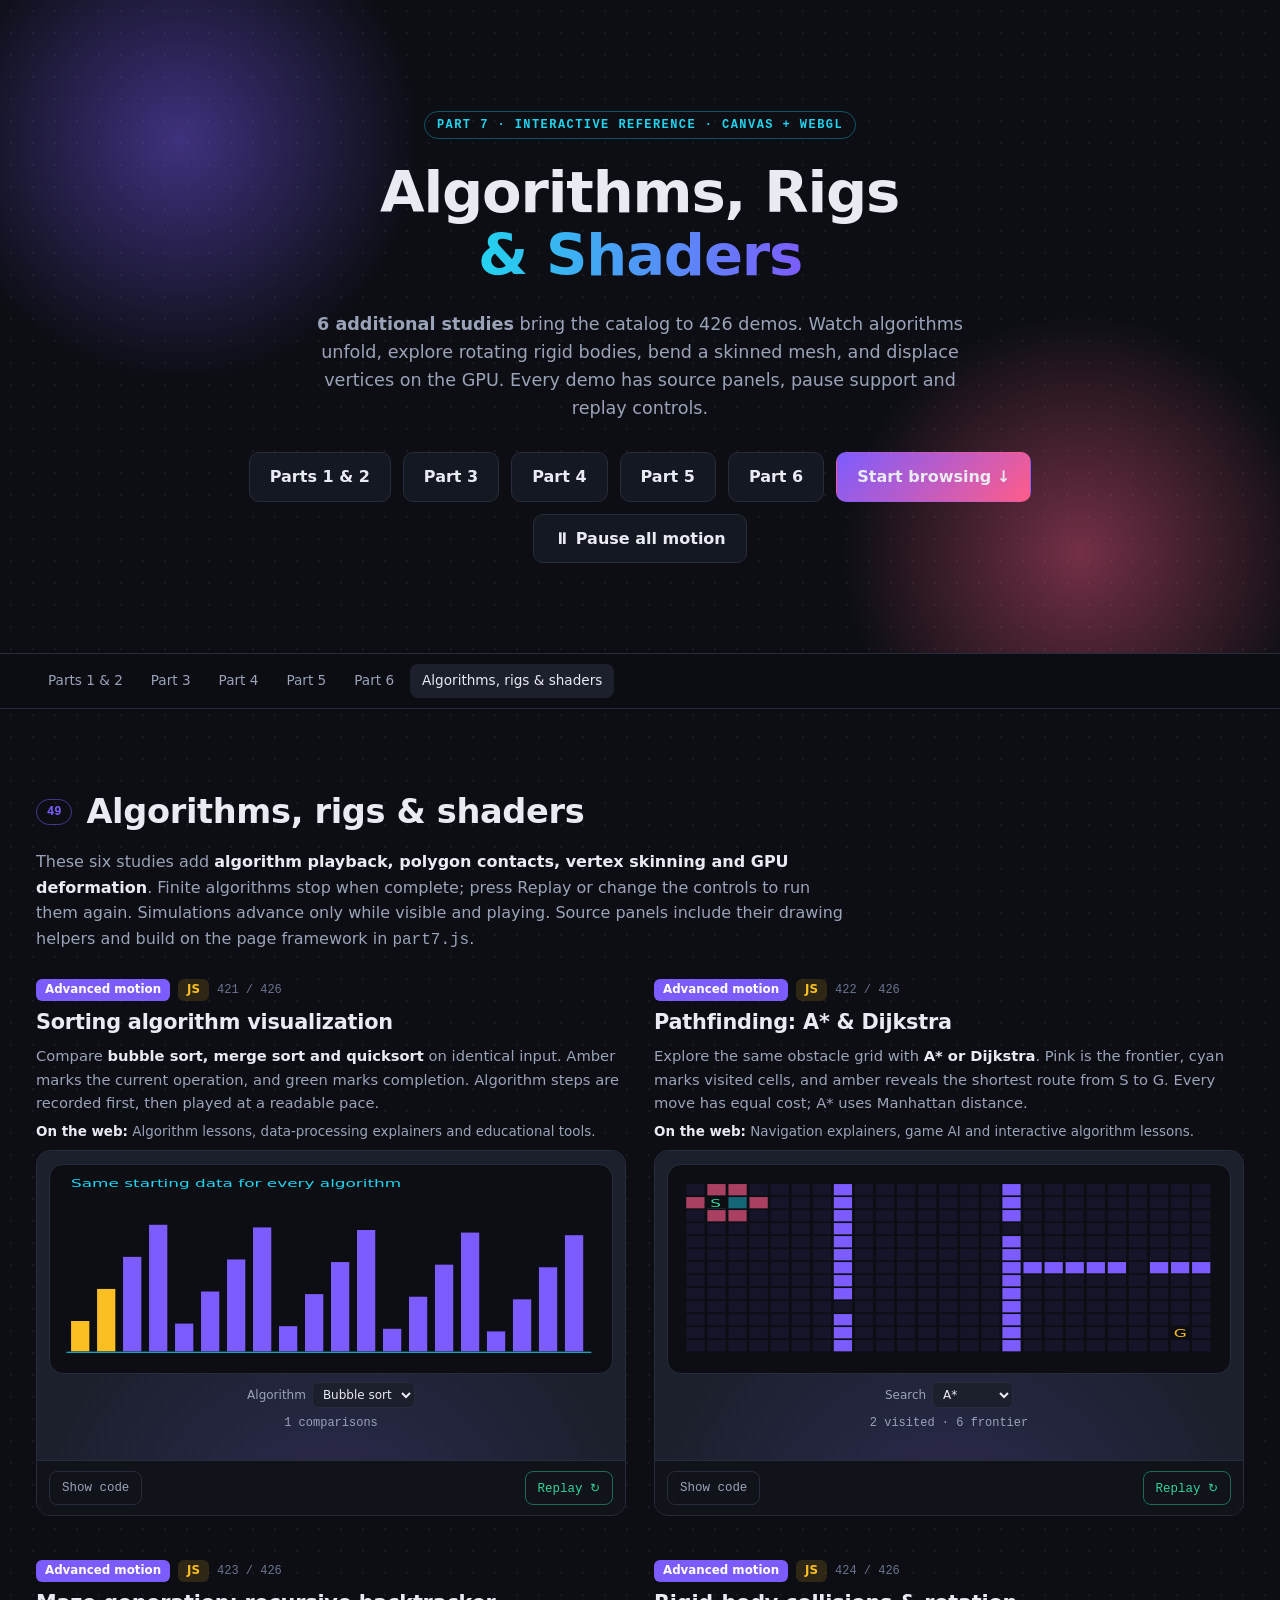
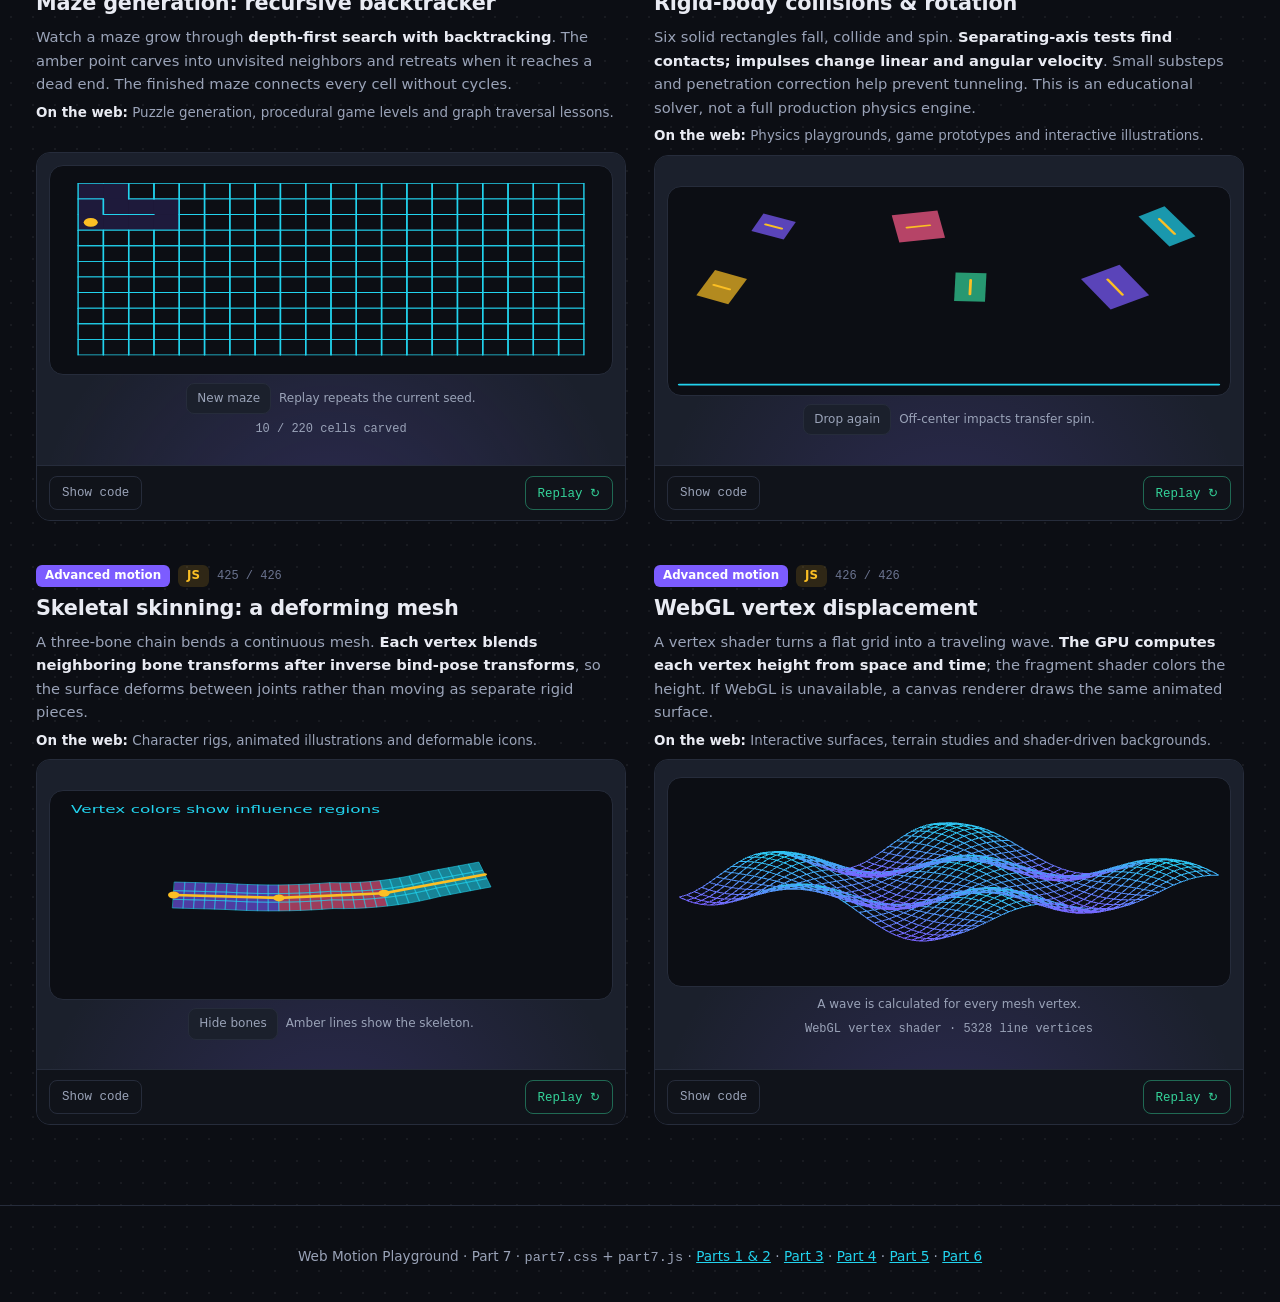
<file: part7.html>
<!DOCTYPE html>
<html lang="en">
<head>
<meta charset="utf-8"/>
<meta name="viewport" content="width=device-width, initial-scale=1"/>
<title>Algorithms, Rigs &amp; Shaders — Part 7 · Web Motion Playground</title>
<meta name="description" content="Six additional animation studies: sorting, pathfinding, maze generation, rigid bodies, skeletal skinning and WebGL vertex displacement. Demos 421–426 with live code."/>
<script>document.documentElement.classList.add('js');</script>
<link rel="stylesheet" href="styles.css"/>
<link rel="stylesheet" href="part7.css"/>
</head>
<body>
<div class="page-progress" id="pageProgress"></div>
<header class="hero"><div class="hero-blob b1"></div><div class="hero-blob b2"></div><div class="hero-inner">
<p class="eyebrow">Part 7 · Interactive reference · Canvas + WebGL</p>
<h1><span class="word" style="--i:0">Algorithms, Rigs</span> <span class="word grad-text" style="--i:1">&amp; Shaders</span></h1>
<p class="lead"><strong>6 additional studies</strong> bring the catalog to 426 demos. Watch algorithms unfold, explore rotating rigid bodies, bend a skinned mesh, and displace vertices on the GPU. Every demo has source panels, pause support and replay controls.</p>
<div class="hero-actions"><a class="btn" href="index.html">Parts 1 &amp; 2</a><a class="btn" href="more.html">Part 3</a><a class="btn" href="part4.html">Part 4</a><a class="btn" href="part5.html">Part 5</a><a class="btn" href="part6.html">Part 6</a><a class="btn primary" href="#advanced-motion">Start browsing ↓</a><button class="btn" id="pauseAll" type="button">⏸ Pause all motion</button></div>
<p class="motion-note">Your system asks for reduced motion, so animations start paused. Press "Play all motion" to watch them.</p>
</div></header>
<nav class="toc" aria-label="Sections"><ul><li><a href="index.html">Parts 1 &amp; 2</a></li><li><a href="more.html">Part 3</a></li><li><a href="part4.html">Part 4</a></li><li><a href="part5.html">Part 5</a></li><li><a href="part6.html">Part 6</a></li><li><a href="#advanced-motion">Algorithms, rigs &amp; shaders</a></li></ul></nav>
<main><section class="section" id="advanced-motion"><div class="sec-head reveal"><span class="sec-num">49</span><h2>Algorithms, rigs &amp; shaders</h2></div><p class="sec-intro reveal">These six studies add <strong>algorithm playback, polygon contacts, vertex skinning and GPU deformation</strong>. Finite algorithms stop when complete; press Replay or change the controls to run them again. Simulations advance only while visible and playing. Source panels include their drawing helpers and build on the page framework in <code>part7.js</code>.</p><div class="demos">
<article class="demo reveal"><div class="demo-meta"><span class="badge">Advanced motion</span><span class="badge js">JS</span><span class="count">421 / 426</span></div><h3>Sorting algorithm visualization</h3><p class="desc">Compare <b>bubble sort, merge sort and quicksort</b> on identical input. Amber marks the current operation, and green marks completion. Algorithm steps are recorded first, then played at a readable pace.</p><p class="desc use"><b>On the web:</b> Algorithm lessons, data-processing explainers and educational tools.</p><div class="demo-box"><div class="stage p7-stage" data-js-replay="p7Sort"><div class="p7-sim" id="p7Sort"><canvas role="img" aria-label="Sorting algorithm visualization">Your browser needs canvas support for this animation.</canvas></div>
<div class="p7-controls"><label>Algorithm <select class="p7-select" id="p7SortMode"><option value="bubble">Bubble sort</option><option value="merge">Merge sort</option><option value="quick">Quicksort</option></select></label></div>
<p class="p7-status" id="p7SortStatus"></p></div><div class="demo-foot"><button class="foot-btn show-code" type="button" aria-expanded="false">Show code</button><button class="foot-btn replay-btn" type="button">Replay <span class="ico">↻</span></button></div><div class="code-panel" hidden><div class="code-block"><div class="code-head"><span>Key idea</span><button class="copy-code" type="button">Copy</button></div><pre><code>Record comparisons and writes, then animate immutable snapshots of the array.</code></pre></div><div class="code-block"><div class="code-head"><span>HTML</span><button class="copy-code" type="button">Copy</button></div><pre><code>&lt;div class=&quot;p7-sim&quot; id=&quot;p7Sort&quot;&gt;&lt;canvas role=&quot;img&quot; aria-label=&quot;Sorting algorithm visualization&quot;&gt;Your browser needs canvas support for this animation.&lt;/canvas&gt;&lt;/div&gt;
&lt;div class=&quot;p7-controls&quot;&gt;&lt;label&gt;Algorithm &lt;select class=&quot;p7-select&quot; id=&quot;p7SortMode&quot;&gt;&lt;option value=&quot;bubble&quot;&gt;Bubble sort&lt;/option&gt;&lt;option value=&quot;merge&quot;&gt;Merge sort&lt;/option&gt;&lt;option value=&quot;quick&quot;&gt;Quicksort&lt;/option&gt;&lt;/select&gt;&lt;/label&gt;&lt;/div&gt;
&lt;p class=&quot;p7-status&quot; id=&quot;p7SortStatus&quot;&gt;&lt;/p&gt;</code></pre></div><div class="code-block"><div class="code-head"><span>CSS</span><button class="copy-code" type="button">Copy</button></div><pre><code>/* var(--violet), var(--ease-out)… are design tokens defined once in :root */

/* Part 7: shared simulation presentation; design tokens come from styles.css. */
.demo-box &gt; .stage.p7-stage {
  height: auto;
  min-height: 310px;
}
.p7-stage {
  display: flex;
  flex-direction: column;
  justify-content: center;
  gap: 8px;
  width: 100%;
  padding: 12px;
}
.p7-sim {
  width: 100%;
  height: 210px;
  overflow: hidden;
  border: 1px solid var(--line);
  border-radius: var(--radius);
  background: var(--bg);
}
.p7-sim canvas {
  display: block;
  width: 100%;
  height: 100%;
  touch-action: pan-y;
}
.p7-sim.p7-drag canvas {
  touch-action: none;
  cursor: grab;
}
.p7-sim.p7-drag canvas:active {
  cursor: grabbing;
}
.p7-sim canvas:focus-visible, .p7-control:focus-visible {
  outline: 2px solid var(--cyan);
  outline-offset: -3px;
}
.p7-controls {
  display: flex;
  flex-wrap: wrap;
  align-items: center;
  justify-content: space-between;
  gap: 8px;
  color: var(--muted);
  font-size: .75rem;
}
.p7-control {
  padding: 5px 10px;
  border: 1px solid var(--line);
  border-radius: 8px;
  background: var(--panel-2);
  font-size: .75rem;
}

.p7-controls label {
  display: flex;
  align-items: center;
  flex-wrap: wrap;
  gap: 6px;
}
.p7-select {
  max-width: 100%;
  padding: 4px 6px;
  border: 1px solid var(--line);
  border-radius: 6px;
  color: var(--text);
  background: var(--panel-2);
  font: inherit;
}
.p7-select:focus-visible {
  outline: 2px solid var(--cyan);
  outline-offset: 2px;
}
.p7-status {
  display: block;
  min-height: 2.6em;
  color: var(--muted);
  font: .75rem/1.3 var(--mono);
}
</code></pre></div><div class="code-block"><div class="code-head"><span>JavaScript</span><button class="copy-code" type="button">Copy</button></div><pre><code>  /* Shared simulation drawing helpers. Page helpers supply setupCanvas,
     addLoop, live, clamp, PALETTE and replayHandlers. */
  const p7Surface = id =&gt; {
    const host = $(&#x27;#&#x27; + id), { cv, ctx } = setupCanvas(host);
    const begin = () =&gt; {
      ctx.setTransform(cv.width / 400, 0, 0, cv.height / 240, 0, 0);
      ctx.clearRect(0, 0, 400, 240); ctx.lineCap = &#x27;round&#x27;; ctx.lineJoin = &#x27;round&#x27;;
    };
    const line = (x1, y1, x2, y2, color, width = 2) =&gt; {
      ctx.strokeStyle = color; ctx.lineWidth = width;
      ctx.beginPath(); ctx.moveTo(x1, y1); ctx.lineTo(x2, y2); ctx.stroke();
    };
    const dot = (x, y, radius, color) =&gt; {
      ctx.fillStyle = color; ctx.beginPath(); ctx.arc(x, y, radius, 0, Math.PI * 2); ctx.fill();
    };
    const label = (text, x, y, color = PALETTE[2]) =&gt; {
      ctx.fillStyle = color; ctx.font = &#x27;12px system-ui&#x27;; ctx.fillText(text, x, y);
    };
    return { host, cv, ctx, begin, line, dot, label };
  };
  const p7Run = (surface, key, reset, step, draw) =&gt; {
    let previous = 0, accumulator = 0;
    const render = () =&gt; { surface.begin(); draw(); };
    const replay = () =&gt; { previous = 0; accumulator = 0; reset(); render(); };
    replayHandlers[key] = replay; replay();
    addEventListener(&#x27;resize&#x27;, render);
    addLoop(surface.host, now =&gt; {
      const elapsed = previous &amp;&amp; now - previous &lt; 150 ? (now - previous) / 1000 : 1 / 60;
      previous = now; accumulator = Math.min(accumulator + elapsed, 3 / 60);
      while (accumulator &gt;= 1 / 60) { step(1 / 60); accumulator -= 1 / 60; }
      render();
    });
    return replay;
  };
  const p7Random = seed =&gt; () =&gt; {
    seed = (Math.imul(seed, 1664525) + 1013904223) &gt;&gt;&gt; 0;
    return seed / 4294967296;
  };

{
    const s = p7Surface(&#x27;p7Sort&#x27;), select = $(&#x27;#p7SortMode&#x27;), status = $(&#x27;#p7SortStatus&#x27;);
    let values, frames, cursor, clock, active, comparisons;
    const reset = () =&gt; {
      values = Array.from({ length: 20 }, (_, i) =&gt; 12 + (i * 37 + 23) % 151);
      const work = [...values]; frames = []; cursor = 0; clock = 0; active = []; comparisons = 0;
      const record = (indices, compare = true) =&gt; frames.push({ values: [...work], active: indices, compare });
      const swap = (i, j) =&gt; { [work[i], work[j]] = [work[j], work[i]]; record([i, j], false); };
      if (select.value === &#x27;merge&#x27;) {
        const merge = (lo, hi) =&gt; {
          if (hi - lo &lt; 2) return;
          const mid = (lo + hi) &gt;&gt; 1; merge(lo, mid); merge(mid, hi);
          const left = work.slice(lo, mid), right = work.slice(mid, hi); let i = 0, j = 0, k = lo;
          while (i &lt; left.length || j &lt; right.length) {
            const comparing = i &lt; left.length &amp;&amp; j &lt; right.length;
            work[k] = j &gt;= right.length || (i &lt; left.length &amp;&amp; left[i] &lt;= right[j]) ? left[i++] : right[j++];
            record([k++], comparing);
          }
        };
        merge(0, work.length);
      } else if (select.value === &#x27;quick&#x27;) {
        const quick = (lo, hi) =&gt; {
          if (lo &gt;= hi) return;
          const pivot = work[hi]; let store = lo;
          for (let j = lo; j &lt; hi; j++) { record([j, hi]); if (work[j] &lt; pivot) swap(store++, j); }
          swap(store, hi); quick(lo, store - 1); quick(store + 1, hi);
        };
        quick(0, work.length - 1);
      } else {
        for (let end = work.length - 1; end &gt; 0; end--) {
          let changed = false;
          for (let j = 0; j &lt; end; j++) { record([j, j + 1]); if (work[j] &gt; work[j + 1]) { swap(j, j + 1); changed = true; } }
          if (!changed) break;
        }
      }
      status.textContent = &#x27;Ready — &#x27; + select.options[select.selectedIndex].text;
    };
    const step = dt =&gt; {
      clock += dt;
      if (clock &lt; .035 || cursor &gt;= frames.length) return;
      clock = 0; const frame = frames[cursor++]; values = frame.values; active = frame.active;
      if (frame.compare) comparisons++;
      status.textContent = cursor === frames.length ? &#x27;Sorted · &#x27; + comparisons + &#x27; comparisons&#x27; : comparisons + &#x27; comparisons&#x27;;
      if (cursor === frames.length) active = [];
    };
    const draw = () =&gt; {
      values.forEach((height, i) =&gt; {
        s.ctx.fillStyle = active.includes(i) ? PALETTE[3] : cursor === frames.length ? PALETTE[4] : PALETTE[0];
        s.ctx.fillRect(15 + i * 18.5, 215 - height, 13, height);
      });
      s.line(12, 216, 385, 216, PALETTE[2], 1);
      s.label(&#x27;Same starting data for every algorithm&#x27;, 15, 25);
    };
    const replay = p7Run(s, &#x27;p7Sort&#x27;, reset, step, draw);
    select.addEventListener(&#x27;change&#x27;, replay);
  }</code></pre></div></div></div></article>
<article class="demo reveal"><div class="demo-meta"><span class="badge">Advanced motion</span><span class="badge js">JS</span><span class="count">422 / 426</span></div><h3>Pathfinding: A* &amp; Dijkstra</h3><p class="desc">Explore the same obstacle grid with <b>A* or Dijkstra</b>. Pink is the frontier, cyan marks visited cells, and amber reveals the shortest route from S to G. Every move has equal cost; A* uses Manhattan distance.</p><p class="desc use"><b>On the web:</b> Navigation explainers, game AI and interactive algorithm lessons.</p><div class="demo-box"><div class="stage p7-stage" data-js-replay="p7Path"><div class="p7-sim" id="p7Path"><canvas role="img" aria-label="Pathfinding: A* &amp; Dijkstra">Your browser needs canvas support for this animation.</canvas></div>
<div class="p7-controls"><label>Search <select class="p7-select" id="p7PathMode"><option value="astar">A*</option><option value="dijkstra">Dijkstra</option></select></label></div>
<p class="p7-status" id="p7PathStatus"></p></div><div class="demo-foot"><button class="foot-btn show-code" type="button" aria-expanded="false">Show code</button><button class="foot-btn replay-btn" type="button">Replay <span class="ico">↻</span></button></div><div class="code-panel" hidden><div class="code-block"><div class="code-head"><span>Key idea</span><button class="copy-code" type="button">Copy</button></div><pre><code>Expand the lowest cost + heuristic frontier cell; store parents to reconstruct a shortest route.</code></pre></div><div class="code-block"><div class="code-head"><span>HTML</span><button class="copy-code" type="button">Copy</button></div><pre><code>&lt;div class=&quot;p7-sim&quot; id=&quot;p7Path&quot;&gt;&lt;canvas role=&quot;img&quot; aria-label=&quot;Pathfinding: A* &amp;amp; Dijkstra&quot;&gt;Your browser needs canvas support for this animation.&lt;/canvas&gt;&lt;/div&gt;
&lt;div class=&quot;p7-controls&quot;&gt;&lt;label&gt;Search &lt;select class=&quot;p7-select&quot; id=&quot;p7PathMode&quot;&gt;&lt;option value=&quot;astar&quot;&gt;A*&lt;/option&gt;&lt;option value=&quot;dijkstra&quot;&gt;Dijkstra&lt;/option&gt;&lt;/select&gt;&lt;/label&gt;&lt;/div&gt;
&lt;p class=&quot;p7-status&quot; id=&quot;p7PathStatus&quot;&gt;&lt;/p&gt;</code></pre></div><div class="code-block"><div class="code-head"><span>CSS</span><button class="copy-code" type="button">Copy</button></div><pre><code>/* var(--violet), var(--ease-out)… are design tokens defined once in :root */

/* Part 7: shared simulation presentation; design tokens come from styles.css. */
.demo-box &gt; .stage.p7-stage {
  height: auto;
  min-height: 310px;
}
.p7-stage {
  display: flex;
  flex-direction: column;
  justify-content: center;
  gap: 8px;
  width: 100%;
  padding: 12px;
}
.p7-sim {
  width: 100%;
  height: 210px;
  overflow: hidden;
  border: 1px solid var(--line);
  border-radius: var(--radius);
  background: var(--bg);
}
.p7-sim canvas {
  display: block;
  width: 100%;
  height: 100%;
  touch-action: pan-y;
}
.p7-sim.p7-drag canvas {
  touch-action: none;
  cursor: grab;
}
.p7-sim.p7-drag canvas:active {
  cursor: grabbing;
}
.p7-sim canvas:focus-visible, .p7-control:focus-visible {
  outline: 2px solid var(--cyan);
  outline-offset: -3px;
}
.p7-controls {
  display: flex;
  flex-wrap: wrap;
  align-items: center;
  justify-content: space-between;
  gap: 8px;
  color: var(--muted);
  font-size: .75rem;
}
.p7-control {
  padding: 5px 10px;
  border: 1px solid var(--line);
  border-radius: 8px;
  background: var(--panel-2);
  font-size: .75rem;
}

.p7-controls label {
  display: flex;
  align-items: center;
  flex-wrap: wrap;
  gap: 6px;
}
.p7-select {
  max-width: 100%;
  padding: 4px 6px;
  border: 1px solid var(--line);
  border-radius: 6px;
  color: var(--text);
  background: var(--panel-2);
  font: inherit;
}
.p7-select:focus-visible {
  outline: 2px solid var(--cyan);
  outline-offset: 2px;
}
.p7-status {
  display: block;
  min-height: 2.6em;
  color: var(--muted);
  font: .75rem/1.3 var(--mono);
}
</code></pre></div><div class="code-block"><div class="code-head"><span>JavaScript</span><button class="copy-code" type="button">Copy</button></div><pre><code>  /* Shared simulation drawing helpers. Page helpers supply setupCanvas,
     addLoop, live, clamp, PALETTE and replayHandlers. */
  const p7Surface = id =&gt; {
    const host = $(&#x27;#&#x27; + id), { cv, ctx } = setupCanvas(host);
    const begin = () =&gt; {
      ctx.setTransform(cv.width / 400, 0, 0, cv.height / 240, 0, 0);
      ctx.clearRect(0, 0, 400, 240); ctx.lineCap = &#x27;round&#x27;; ctx.lineJoin = &#x27;round&#x27;;
    };
    const line = (x1, y1, x2, y2, color, width = 2) =&gt; {
      ctx.strokeStyle = color; ctx.lineWidth = width;
      ctx.beginPath(); ctx.moveTo(x1, y1); ctx.lineTo(x2, y2); ctx.stroke();
    };
    const dot = (x, y, radius, color) =&gt; {
      ctx.fillStyle = color; ctx.beginPath(); ctx.arc(x, y, radius, 0, Math.PI * 2); ctx.fill();
    };
    const label = (text, x, y, color = PALETTE[2]) =&gt; {
      ctx.fillStyle = color; ctx.font = &#x27;12px system-ui&#x27;; ctx.fillText(text, x, y);
    };
    return { host, cv, ctx, begin, line, dot, label };
  };
  const p7Run = (surface, key, reset, step, draw) =&gt; {
    let previous = 0, accumulator = 0;
    const render = () =&gt; { surface.begin(); draw(); };
    const replay = () =&gt; { previous = 0; accumulator = 0; reset(); render(); };
    replayHandlers[key] = replay; replay();
    addEventListener(&#x27;resize&#x27;, render);
    addLoop(surface.host, now =&gt; {
      const elapsed = previous &amp;&amp; now - previous &lt; 150 ? (now - previous) / 1000 : 1 / 60;
      previous = now; accumulator = Math.min(accumulator + elapsed, 3 / 60);
      while (accumulator &gt;= 1 / 60) { step(1 / 60); accumulator -= 1 / 60; }
      render();
    });
    return replay;
  };
  const p7Random = seed =&gt; () =&gt; {
    seed = (Math.imul(seed, 1664525) + 1013904223) &gt;&gt;&gt; 0;
    return seed / 4294967296;
  };

{
    const s = p7Surface(&#x27;p7Path&#x27;), mode = $(&#x27;#p7PathMode&#x27;), status = $(&#x27;#p7PathStatus&#x27;);
    const columns = 25, rows = 13, start = 26, goal = 298;
    const neighbors = i =&gt; [i % columns &gt; 0 ? i - 1 : -1, i % columns &lt; columns - 1 ? i + 1 : -1, i - columns, i + columns].filter(j =&gt; j &gt;= 0 &amp;&amp; j &lt; columns * rows);
    let walls, costs, parent, closed, open, route, reveal, finished, clock;
    const reset = () =&gt; {
      walls = new Set();
      for (let y = 0; y &lt; rows; y++) for (let x = 0; x &lt; columns; x++) {
        if ((x === 7 &amp;&amp; y !== 9) || (x === 15 &amp;&amp; y !== 3) || (y === 6 &amp;&amp; x &gt; 15 &amp;&amp; x !== 21)) walls.add(y * columns + x);
      }
      costs = new Float64Array(columns * rows).fill(Infinity); costs[start] = 0;
      parent = new Int32Array(columns * rows).fill(-1); closed = new Set(); open = new Set([start]);
      route = []; reveal = 0; finished = false; clock = 0; status.textContent = &#x27;Ready to search&#x27;;
    };
    const heuristic = i =&gt; mode.value === &#x27;astar&#x27; ? Math.abs(i % columns - goal % columns) + Math.abs(Math.floor(i / columns) - Math.floor(goal / columns)) : 0;
    const step = dt =&gt; {
      clock += dt; if (clock &lt; .025) return; clock = 0;
      if (finished) { reveal = Math.min(reveal + 1, route.length); return; }
      if (!open.size) { finished = true; status.textContent = &#x27;No route found&#x27;; return; }
      let best = -1;
      for (const i of open) if (best === -1 || costs[i] + heuristic(i) &lt; costs[best] + heuristic(best)) best = i;
      open.delete(best); closed.add(best);
      if (best === goal) {
        for (let i = goal; i !== -1; i = parent[i]) route.unshift(i);
        finished = true; status.textContent = &#x27;Shortest route: &#x27; + (route.length - 1) + &#x27; steps · &#x27; + closed.size + &#x27; visited&#x27;; return;
      }
      for (const next of neighbors(best)) {
        if (walls.has(next) || closed.has(next)) continue;
        const candidate = costs[best] + 1;
        if (candidate &lt; costs[next]) { costs[next] = candidate; parent[next] = best; open.add(next); }
      }
      status.textContent = closed.size + &#x27; visited · &#x27; + open.size + &#x27; frontier&#x27;;
    };
    const draw = () =&gt; {
      const shown = new Set(route.slice(0, reveal));
      for (let i = 0; i &lt; columns * rows; i++) {
        s.ctx.fillStyle = walls.has(i) ? PALETTE[0] : shown.has(i) ? PALETTE[3] : closed.has(i) ? PALETTE[2] : open.has(i) ? PALETTE[1] : PALETTE[0];
        s.ctx.globalAlpha = walls.has(i) || shown.has(i) ? 1 : closed.has(i) ? .45 : open.has(i) ? .65 : .09;
        s.ctx.fillRect(13 + (i % columns) * 15, 22 + Math.floor(i / columns) * 15, 13, 13);
      }
      s.ctx.globalAlpha = 1;
      for (const [i, text, color] of [[start, &#x27;S&#x27;, PALETTE[4]], [goal, &#x27;G&#x27;, PALETTE[3]]]) {
        const x = 13 + i % columns * 15, y = 22 + Math.floor(i / columns) * 15;
        s.ctx.clearRect(x, y, 13, 13); s.label(text, x + 2, y + 11, color);
      }
    };
    const replay = p7Run(s, &#x27;p7Path&#x27;, reset, step, draw);
    mode.addEventListener(&#x27;change&#x27;, replay);
  }</code></pre></div></div></div></article>
<article class="demo reveal"><div class="demo-meta"><span class="badge">Advanced motion</span><span class="badge js">JS</span><span class="count">423 / 426</span></div><h3>Maze generation: recursive backtracker</h3><p class="desc">Watch a maze grow through <b>depth-first search with backtracking</b>. The amber point carves into unvisited neighbors and retreats when it reaches a dead end. The finished maze connects every cell without cycles.</p><p class="desc use"><b>On the web:</b> Puzzle generation, procedural game levels and graph traversal lessons.</p><div class="demo-box"><div class="stage p7-stage" data-js-replay="p7Maze"><div class="p7-sim" id="p7Maze"><canvas role="img" aria-label="Maze generation: recursive backtracker">Your browser needs canvas support for this animation.</canvas></div>
<div class="p7-controls"><button class="p7-control" id="p7MazeNew" type="button">New maze</button><span>Replay repeats the current seed.</span></div>
<p class="p7-status" id="p7MazeStatus"></p></div><div class="demo-foot"><button class="foot-btn show-code" type="button" aria-expanded="false">Show code</button><button class="foot-btn replay-btn" type="button">Replay <span class="ico">↻</span></button></div><div class="code-panel" hidden><div class="code-block"><div class="code-head"><span>Key idea</span><button class="copy-code" type="button">Copy</button></div><pre><code>Remove both sides of each shared wall, push the next cell, and pop when no unvisited neighbor remains.</code></pre></div><div class="code-block"><div class="code-head"><span>HTML</span><button class="copy-code" type="button">Copy</button></div><pre><code>&lt;div class=&quot;p7-sim&quot; id=&quot;p7Maze&quot;&gt;&lt;canvas role=&quot;img&quot; aria-label=&quot;Maze generation: recursive backtracker&quot;&gt;Your browser needs canvas support for this animation.&lt;/canvas&gt;&lt;/div&gt;
&lt;div class=&quot;p7-controls&quot;&gt;&lt;button class=&quot;p7-control&quot; id=&quot;p7MazeNew&quot; type=&quot;button&quot;&gt;New maze&lt;/button&gt;&lt;span&gt;Replay repeats the current seed.&lt;/span&gt;&lt;/div&gt;
&lt;p class=&quot;p7-status&quot; id=&quot;p7MazeStatus&quot;&gt;&lt;/p&gt;</code></pre></div><div class="code-block"><div class="code-head"><span>CSS</span><button class="copy-code" type="button">Copy</button></div><pre><code>/* var(--violet), var(--ease-out)… are design tokens defined once in :root */

/* Part 7: shared simulation presentation; design tokens come from styles.css. */
.demo-box &gt; .stage.p7-stage {
  height: auto;
  min-height: 310px;
}
.p7-stage {
  display: flex;
  flex-direction: column;
  justify-content: center;
  gap: 8px;
  width: 100%;
  padding: 12px;
}
.p7-sim {
  width: 100%;
  height: 210px;
  overflow: hidden;
  border: 1px solid var(--line);
  border-radius: var(--radius);
  background: var(--bg);
}
.p7-sim canvas {
  display: block;
  width: 100%;
  height: 100%;
  touch-action: pan-y;
}
.p7-sim.p7-drag canvas {
  touch-action: none;
  cursor: grab;
}
.p7-sim.p7-drag canvas:active {
  cursor: grabbing;
}
.p7-sim canvas:focus-visible, .p7-control:focus-visible {
  outline: 2px solid var(--cyan);
  outline-offset: -3px;
}
.p7-controls {
  display: flex;
  flex-wrap: wrap;
  align-items: center;
  justify-content: space-between;
  gap: 8px;
  color: var(--muted);
  font-size: .75rem;
}
.p7-control {
  padding: 5px 10px;
  border: 1px solid var(--line);
  border-radius: 8px;
  background: var(--panel-2);
  font-size: .75rem;
}

.p7-controls label {
  display: flex;
  align-items: center;
  flex-wrap: wrap;
  gap: 6px;
}
.p7-select {
  max-width: 100%;
  padding: 4px 6px;
  border: 1px solid var(--line);
  border-radius: 6px;
  color: var(--text);
  background: var(--panel-2);
  font: inherit;
}
.p7-select:focus-visible {
  outline: 2px solid var(--cyan);
  outline-offset: 2px;
}
.p7-status {
  display: block;
  min-height: 2.6em;
  color: var(--muted);
  font: .75rem/1.3 var(--mono);
}
</code></pre></div><div class="code-block"><div class="code-head"><span>JavaScript</span><button class="copy-code" type="button">Copy</button></div><pre><code>  /* Shared simulation drawing helpers. Page helpers supply setupCanvas,
     addLoop, live, clamp, PALETTE and replayHandlers. */
  const p7Surface = id =&gt; {
    const host = $(&#x27;#&#x27; + id), { cv, ctx } = setupCanvas(host);
    const begin = () =&gt; {
      ctx.setTransform(cv.width / 400, 0, 0, cv.height / 240, 0, 0);
      ctx.clearRect(0, 0, 400, 240); ctx.lineCap = &#x27;round&#x27;; ctx.lineJoin = &#x27;round&#x27;;
    };
    const line = (x1, y1, x2, y2, color, width = 2) =&gt; {
      ctx.strokeStyle = color; ctx.lineWidth = width;
      ctx.beginPath(); ctx.moveTo(x1, y1); ctx.lineTo(x2, y2); ctx.stroke();
    };
    const dot = (x, y, radius, color) =&gt; {
      ctx.fillStyle = color; ctx.beginPath(); ctx.arc(x, y, radius, 0, Math.PI * 2); ctx.fill();
    };
    const label = (text, x, y, color = PALETTE[2]) =&gt; {
      ctx.fillStyle = color; ctx.font = &#x27;12px system-ui&#x27;; ctx.fillText(text, x, y);
    };
    return { host, cv, ctx, begin, line, dot, label };
  };
  const p7Run = (surface, key, reset, step, draw) =&gt; {
    let previous = 0, accumulator = 0;
    const render = () =&gt; { surface.begin(); draw(); };
    const replay = () =&gt; { previous = 0; accumulator = 0; reset(); render(); };
    replayHandlers[key] = replay; replay();
    addEventListener(&#x27;resize&#x27;, render);
    addLoop(surface.host, now =&gt; {
      const elapsed = previous &amp;&amp; now - previous &lt; 150 ? (now - previous) / 1000 : 1 / 60;
      previous = now; accumulator = Math.min(accumulator + elapsed, 3 / 60);
      while (accumulator &gt;= 1 / 60) { step(1 / 60); accumulator -= 1 / 60; }
      render();
    });
    return replay;
  };
  const p7Random = seed =&gt; () =&gt; {
    seed = (Math.imul(seed, 1664525) + 1013904223) &gt;&gt;&gt; 0;
    return seed / 4294967296;
  };

{
    const s = p7Surface(&#x27;p7Maze&#x27;), status = $(&#x27;#p7MazeStatus&#x27;);
    const columns = 20, rows = 11, total = columns * rows;
    let walls, seen, stack, random, clock, visited, seed = 47;
    const reset = () =&gt; {
      walls = new Uint8Array(total).fill(15); seen = new Uint8Array(total); seen[0] = 1;
      stack = [0]; random = p7Random(seed); clock = 0; visited = 1; status.textContent = &#x27;1 / &#x27; + total + &#x27; cells carved&#x27;;
    };
    const step = dt =&gt; {
      clock += dt; if (clock &lt; .025 || !stack.length) return; clock = 0;
      const current = stack[stack.length - 1], x = current % columns, y = Math.floor(current / columns);
      const candidates = [[x, y - 1, 1, 4], [x + 1, y, 2, 8], [x, y + 1, 4, 1], [x - 1, y, 8, 2]]
        .filter(([nx, ny]) =&gt; nx &gt;= 0 &amp;&amp; nx &lt; columns &amp;&amp; ny &gt;= 0 &amp;&amp; ny &lt; rows &amp;&amp; !seen[ny * columns + nx]);
      if (candidates.length) {
        const [nx, ny, bit, opposite] = candidates[Math.floor(random() * candidates.length)], next = ny * columns + nx;
        walls[current] &amp;= ~bit; walls[next] &amp;= ~opposite; seen[next] = 1; visited++; stack.push(next);
      } else stack.pop();
      status.textContent = stack.length ? visited + &#x27; / &#x27; + total + &#x27; cells carved&#x27; : &#x27;Complete · every cell connected · no cycles&#x27;;
    };
    const draw = () =&gt; {
      for (let i = 0; i &lt; total; i++) {
        const x = 20 + i % columns * 18, y = 20 + Math.floor(i / columns) * 18;
        if (seen[i]) { s.ctx.fillStyle = PALETTE[0]; s.ctx.globalAlpha = .17; s.ctx.fillRect(x, y, 18, 18); s.ctx.globalAlpha = 1; }
        if (walls[i] &amp; 1) s.line(x, y, x + 18, y, PALETTE[2], 1);
        if (walls[i] &amp; 2) s.line(x + 18, y, x + 18, y + 18, PALETTE[2], 1);
        if (walls[i] &amp; 4) s.line(x, y + 18, x + 18, y + 18, PALETTE[2], 1);
        if (walls[i] &amp; 8) s.line(x, y, x, y + 18, PALETTE[2], 1);
      }
      if (stack.length) { const i = stack[stack.length - 1]; s.dot(29 + i % columns * 18, 29 + Math.floor(i / columns) * 18, 5, PALETTE[3]); }
    };
    const replay = p7Run(s, &#x27;p7Maze&#x27;, reset, step, draw);
    $(&#x27;#p7MazeNew&#x27;).addEventListener(&#x27;click&#x27;, () =&gt; { seed++; replay(); });
  }</code></pre></div></div></div></article>
<article class="demo reveal"><div class="demo-meta"><span class="badge">Advanced motion</span><span class="badge js">JS</span><span class="count">424 / 426</span></div><h3>Rigid-body collisions &amp; rotation</h3><p class="desc">Six solid rectangles fall, collide and spin. <b>Separating-axis tests find contacts; impulses change linear and angular velocity</b>. Small substeps and penetration correction help prevent tunneling. This is an educational solver, not a full production physics engine.</p><p class="desc use"><b>On the web:</b> Physics playgrounds, game prototypes and interactive illustrations.</p><div class="demo-box"><div class="stage p7-stage" data-js-replay="p7Bodies"><div class="p7-sim" id="p7Bodies"><canvas role="img" aria-label="Rigid-body collisions &amp; rotation">Your browser needs canvas support for this animation.</canvas></div>
<div class="p7-controls"><button class="p7-control" id="p7BodiesDrop" type="button">Drop again</button><span>Off-center impacts transfer spin.</span></div></div><div class="demo-foot"><button class="foot-btn show-code" type="button" aria-expanded="false">Show code</button><button class="foot-btn replay-btn" type="button">Replay <span class="ico">↻</span></button></div><div class="code-panel" hidden><div class="code-block"><div class="code-head"><span>Key idea</span><button class="copy-code" type="button">Copy</button></div><pre><code>Project both polygons onto their edge normals; resolve overlap and apply contact impulses using mass and rotational inertia.</code></pre></div><div class="code-block"><div class="code-head"><span>HTML</span><button class="copy-code" type="button">Copy</button></div><pre><code>&lt;div class=&quot;p7-sim&quot; id=&quot;p7Bodies&quot;&gt;&lt;canvas role=&quot;img&quot; aria-label=&quot;Rigid-body collisions &amp;amp; rotation&quot;&gt;Your browser needs canvas support for this animation.&lt;/canvas&gt;&lt;/div&gt;
&lt;div class=&quot;p7-controls&quot;&gt;&lt;button class=&quot;p7-control&quot; id=&quot;p7BodiesDrop&quot; type=&quot;button&quot;&gt;Drop again&lt;/button&gt;&lt;span&gt;Off-center impacts transfer spin.&lt;/span&gt;&lt;/div&gt;</code></pre></div><div class="code-block"><div class="code-head"><span>CSS</span><button class="copy-code" type="button">Copy</button></div><pre><code>/* var(--violet), var(--ease-out)… are design tokens defined once in :root */

/* Part 7: shared simulation presentation; design tokens come from styles.css. */
.demo-box &gt; .stage.p7-stage {
  height: auto;
  min-height: 310px;
}
.p7-stage {
  display: flex;
  flex-direction: column;
  justify-content: center;
  gap: 8px;
  width: 100%;
  padding: 12px;
}
.p7-sim {
  width: 100%;
  height: 210px;
  overflow: hidden;
  border: 1px solid var(--line);
  border-radius: var(--radius);
  background: var(--bg);
}
.p7-sim canvas {
  display: block;
  width: 100%;
  height: 100%;
  touch-action: pan-y;
}
.p7-sim.p7-drag canvas {
  touch-action: none;
  cursor: grab;
}
.p7-sim.p7-drag canvas:active {
  cursor: grabbing;
}
.p7-sim canvas:focus-visible, .p7-control:focus-visible {
  outline: 2px solid var(--cyan);
  outline-offset: -3px;
}
.p7-controls {
  display: flex;
  flex-wrap: wrap;
  align-items: center;
  justify-content: space-between;
  gap: 8px;
  color: var(--muted);
  font-size: .75rem;
}
.p7-control {
  padding: 5px 10px;
  border: 1px solid var(--line);
  border-radius: 8px;
  background: var(--panel-2);
  font-size: .75rem;
}

.p7-controls label {
  display: flex;
  align-items: center;
  flex-wrap: wrap;
  gap: 6px;
}
.p7-select {
  max-width: 100%;
  padding: 4px 6px;
  border: 1px solid var(--line);
  border-radius: 6px;
  color: var(--text);
  background: var(--panel-2);
  font: inherit;
}
.p7-select:focus-visible {
  outline: 2px solid var(--cyan);
  outline-offset: 2px;
}
.p7-status {
  display: block;
  min-height: 2.6em;
  color: var(--muted);
  font: .75rem/1.3 var(--mono);
}
</code></pre></div><div class="code-block"><div class="code-head"><span>JavaScript</span><button class="copy-code" type="button">Copy</button></div><pre><code>  /* Shared simulation drawing helpers. Page helpers supply setupCanvas,
     addLoop, live, clamp, PALETTE and replayHandlers. */
  const p7Surface = id =&gt; {
    const host = $(&#x27;#&#x27; + id), { cv, ctx } = setupCanvas(host);
    const begin = () =&gt; {
      ctx.setTransform(cv.width / 400, 0, 0, cv.height / 240, 0, 0);
      ctx.clearRect(0, 0, 400, 240); ctx.lineCap = &#x27;round&#x27;; ctx.lineJoin = &#x27;round&#x27;;
    };
    const line = (x1, y1, x2, y2, color, width = 2) =&gt; {
      ctx.strokeStyle = color; ctx.lineWidth = width;
      ctx.beginPath(); ctx.moveTo(x1, y1); ctx.lineTo(x2, y2); ctx.stroke();
    };
    const dot = (x, y, radius, color) =&gt; {
      ctx.fillStyle = color; ctx.beginPath(); ctx.arc(x, y, radius, 0, Math.PI * 2); ctx.fill();
    };
    const label = (text, x, y, color = PALETTE[2]) =&gt; {
      ctx.fillStyle = color; ctx.font = &#x27;12px system-ui&#x27;; ctx.fillText(text, x, y);
    };
    return { host, cv, ctx, begin, line, dot, label };
  };
  const p7Run = (surface, key, reset, step, draw) =&gt; {
    let previous = 0, accumulator = 0;
    const render = () =&gt; { surface.begin(); draw(); };
    const replay = () =&gt; { previous = 0; accumulator = 0; reset(); render(); };
    replayHandlers[key] = replay; replay();
    addEventListener(&#x27;resize&#x27;, render);
    addLoop(surface.host, now =&gt; {
      const elapsed = previous &amp;&amp; now - previous &lt; 150 ? (now - previous) / 1000 : 1 / 60;
      previous = now; accumulator = Math.min(accumulator + elapsed, 3 / 60);
      while (accumulator &gt;= 1 / 60) { step(1 / 60); accumulator -= 1 / 60; }
      render();
    });
    return replay;
  };
  const p7Random = seed =&gt; () =&gt; {
    seed = (Math.imul(seed, 1664525) + 1013904223) &gt;&gt;&gt; 0;
    return seed / 4294967296;
  };

{
    const s = p7Surface(&#x27;p7Bodies&#x27;);
    let bodies;
    const reset = () =&gt; {
      bodies = Array.from({ length: 6 }, (_, i) =&gt; {
        const w = 25 + i % 3 * 8, h = 22 + i % 2 * 10, mass = w * h / 700;
        return { x: 55 + i % 3 * 140, y: 35 + Math.floor(i / 3) * 70, vx: i % 2 ? -50 : 60, vy: 0, angle: i * .3, spin: i % 2 ? -1.4 : 1.2, w, h, inverseMass: 1 / mass, inverseInertia: 12 / (mass * (w * w + h * h)) };
      });
    };
    const vertices = b =&gt; [[-b.w / 2, -b.h / 2], [b.w / 2, -b.h / 2], [b.w / 2, b.h / 2], [-b.w / 2, b.h / 2]]
      .map(([x, y]) =&gt; ({ x: b.x + x * Math.cos(b.angle) - y * Math.sin(b.angle), y: b.y + x * Math.sin(b.angle) + y * Math.cos(b.angle) }));
    const cross = (a, b) =&gt; a.x * b.y - a.y * b.x;
    const impulse = (a, b, normal, point) =&gt; {
      const ra = { x: point.x - a.x, y: point.y - a.y }, rb = b ? { x: point.x - b.x, y: point.y - b.y } : { x: 0, y: 0 };
      const av = { x: a.vx - a.spin * ra.y, y: a.vy + a.spin * ra.x };
      const bv = b ? { x: b.vx - b.spin * rb.y, y: b.vy + b.spin * rb.x } : { x: 0, y: 0 };
      const speed = (bv.x - av.x) * normal.x + (bv.y - av.y) * normal.y;
      if (speed &gt;= 0) return;
      const denominator = a.inverseMass + (b ? b.inverseMass : 0) + cross(ra, normal) ** 2 * a.inverseInertia + (b ? cross(rb, normal) ** 2 * b.inverseInertia : 0);
      const magnitude = -(1 + .62) * speed / denominator;
      const j = { x: magnitude * normal.x, y: magnitude * normal.y };
      a.vx -= j.x * a.inverseMass; a.vy -= j.y * a.inverseMass; a.spin -= cross(ra, j) * a.inverseInertia;
      if (b) { b.vx += j.x * b.inverseMass; b.vy += j.y * b.inverseMass; b.spin += cross(rb, j) * b.inverseInertia; }
    };
    const collide = (a, b) =&gt; {
      const av = vertices(a), bv = vertices(b); let depth = Infinity, normal;
      for (const polygon of [av, bv]) for (let i = 0; i &lt; 2; i++) {
        const dx = polygon[i + 1].x - polygon[i].x, dy = polygon[i + 1].y - polygon[i].y, length = Math.hypot(dx, dy);
        const axis = { x: -dy / length, y: dx / length };
        const pa = av.map(p =&gt; p.x * axis.x + p.y * axis.y), pb = bv.map(p =&gt; p.x * axis.x + p.y * axis.y);
        const overlap = Math.min(Math.max(...pa), Math.max(...pb)) - Math.max(Math.min(...pa), Math.min(...pb));
        if (overlap &lt;= 0) return;
        if (overlap &lt; depth) { depth = overlap; normal = axis; }
      }
      if ((b.x - a.x) * normal.x + (b.y - a.y) * normal.y &lt; 0) { normal.x *= -1; normal.y *= -1; }
      const support = (polygon, sign) =&gt; {
        const projection = polygon.map(p =&gt; sign * (p.x * normal.x + p.y * normal.y)), maximum = Math.max(...projection);
        const face = polygon.filter((p, i) =&gt; maximum - projection[i] &lt; .01);
        return { x: face.reduce((sum, p) =&gt; sum + p.x, 0) / face.length, y: face.reduce((sum, p) =&gt; sum + p.y, 0) / face.length };
      };
      const p = support(av, 1), q = support(bv, -1);
      impulse(a, b, normal, { x: (p.x + q.x) / 2, y: (p.y + q.y) / 2 });
      const correction = Math.max(depth - .01, 0) * .8 / (a.inverseMass + b.inverseMass);
      a.x -= normal.x * correction * a.inverseMass; a.y -= normal.y * correction * a.inverseMass;
      b.x += normal.x * correction * b.inverseMass; b.y += normal.y * correction * b.inverseMass;
    };
    const boundaries = b =&gt; {
      for (const [axis, edge, sign] of [[&#x27;x&#x27;, 8, -1], [&#x27;x&#x27;, 392, 1], [&#x27;y&#x27;, 8, -1], [&#x27;y&#x27;, 226, 1]]) {
        const points = vertices(b), extreme = sign &lt; 0 ? Math.min(...points.map(p =&gt; p[axis])) : Math.max(...points.map(p =&gt; p[axis]));
        const depth = sign * (extreme - edge); if (depth &lt;= 0) continue;
        const contacts = points.filter(p =&gt; Math.abs(p[axis] - extreme) &lt; .05);
        const point = { x: contacts.reduce((v, p) =&gt; v + p.x, 0) / contacts.length, y: contacts.reduce((v, p) =&gt; v + p.y, 0) / contacts.length };
        const normal = axis === &#x27;x&#x27; ? { x: sign, y: 0 } : { x: 0, y: sign };
        impulse(b, null, normal, point); b[axis] -= sign * depth;
      }
    };
    const step = dt =&gt; {
      const h = dt / 4;
      for (let substep = 0; substep &lt; 4; substep++) {
        for (const b of bodies) { b.vy += 170 * h; b.x += b.vx * h; b.y += b.vy * h; b.angle += b.spin * h; b.vx *= .999; b.spin *= .999; }
        for (let iteration = 0; iteration &lt; 3; iteration++) {
          for (let i = 0; i &lt; bodies.length; i++) for (let j = i + 1; j &lt; bodies.length; j++) collide(bodies[i], bodies[j]);
          for (const b of bodies) boundaries(b);
        }
      }
    };
    const draw = () =&gt; {
      s.line(8, 228, 392, 228, PALETTE[2], 2);
      bodies.forEach((b, i) =&gt; {
        s.ctx.save(); s.ctx.translate(b.x, b.y); s.ctx.rotate(b.angle);
        s.ctx.globalAlpha = .7; s.ctx.fillStyle = PALETTE[i % 5]; s.ctx.fillRect(-b.w / 2, -b.h / 2, b.w, b.h); s.ctx.globalAlpha = 1;
        s.line(-b.w / 4, 0, b.w / 4, 0, PALETTE[3], 2); s.ctx.restore();
      });
    };
    const replay = p7Run(s, &#x27;p7Bodies&#x27;, reset, step, draw);
    $(&#x27;#p7BodiesDrop&#x27;).addEventListener(&#x27;click&#x27;, replay);
  }</code></pre></div></div></div></article>
<article class="demo reveal"><div class="demo-meta"><span class="badge">Advanced motion</span><span class="badge js">JS</span><span class="count">425 / 426</span></div><h3>Skeletal skinning: a deforming mesh</h3><p class="desc">A three-bone chain bends a continuous mesh. <b>Each vertex blends neighboring bone transforms after inverse bind-pose transforms</b>, so the surface deforms between joints rather than moving as separate rigid pieces.</p><p class="desc use"><b>On the web:</b> Character rigs, animated illustrations and deformable icons.</p><div class="demo-box"><div class="stage p7-stage" data-js-replay="p7Skin"><div class="p7-sim" id="p7Skin"><canvas role="img" aria-label="Skeletal skinning: a deforming mesh">Your browser needs canvas support for this animation.</canvas></div>
<div class="p7-controls"><button class="p7-control" id="p7SkinBones" type="button" aria-pressed="true">Hide bones</button><span>Amber lines show the skeleton.</span></div></div><div class="demo-foot"><button class="foot-btn show-code" type="button" aria-expanded="false">Show code</button><button class="foot-btn replay-btn" type="button">Replay <span class="ico">↻</span></button></div><div class="code-panel" hidden><div class="code-block"><div class="code-head"><span>Key idea</span><button class="copy-code" type="button">Copy</button></div><pre><code>For each vertex: weighted sum of (animated bone transform × inverse bind transform × rest vertex).</code></pre></div><div class="code-block"><div class="code-head"><span>HTML</span><button class="copy-code" type="button">Copy</button></div><pre><code>&lt;div class=&quot;p7-sim&quot; id=&quot;p7Skin&quot;&gt;&lt;canvas role=&quot;img&quot; aria-label=&quot;Skeletal skinning: a deforming mesh&quot;&gt;Your browser needs canvas support for this animation.&lt;/canvas&gt;&lt;/div&gt;
&lt;div class=&quot;p7-controls&quot;&gt;&lt;button class=&quot;p7-control&quot; id=&quot;p7SkinBones&quot; type=&quot;button&quot; aria-pressed=&quot;true&quot;&gt;Hide bones&lt;/button&gt;&lt;span&gt;Amber lines show the skeleton.&lt;/span&gt;&lt;/div&gt;</code></pre></div><div class="code-block"><div class="code-head"><span>CSS</span><button class="copy-code" type="button">Copy</button></div><pre><code>/* var(--violet), var(--ease-out)… are design tokens defined once in :root */

/* Part 7: shared simulation presentation; design tokens come from styles.css. */
.demo-box &gt; .stage.p7-stage {
  height: auto;
  min-height: 310px;
}
.p7-stage {
  display: flex;
  flex-direction: column;
  justify-content: center;
  gap: 8px;
  width: 100%;
  padding: 12px;
}
.p7-sim {
  width: 100%;
  height: 210px;
  overflow: hidden;
  border: 1px solid var(--line);
  border-radius: var(--radius);
  background: var(--bg);
}
.p7-sim canvas {
  display: block;
  width: 100%;
  height: 100%;
  touch-action: pan-y;
}
.p7-sim.p7-drag canvas {
  touch-action: none;
  cursor: grab;
}
.p7-sim.p7-drag canvas:active {
  cursor: grabbing;
}
.p7-sim canvas:focus-visible, .p7-control:focus-visible {
  outline: 2px solid var(--cyan);
  outline-offset: -3px;
}
.p7-controls {
  display: flex;
  flex-wrap: wrap;
  align-items: center;
  justify-content: space-between;
  gap: 8px;
  color: var(--muted);
  font-size: .75rem;
}
.p7-control {
  padding: 5px 10px;
  border: 1px solid var(--line);
  border-radius: 8px;
  background: var(--panel-2);
  font-size: .75rem;
}

.p7-controls label {
  display: flex;
  align-items: center;
  flex-wrap: wrap;
  gap: 6px;
}
.p7-select {
  max-width: 100%;
  padding: 4px 6px;
  border: 1px solid var(--line);
  border-radius: 6px;
  color: var(--text);
  background: var(--panel-2);
  font: inherit;
}
.p7-select:focus-visible {
  outline: 2px solid var(--cyan);
  outline-offset: 2px;
}
.p7-status {
  display: block;
  min-height: 2.6em;
  color: var(--muted);
  font: .75rem/1.3 var(--mono);
}
</code></pre></div><div class="code-block"><div class="code-head"><span>JavaScript</span><button class="copy-code" type="button">Copy</button></div><pre><code>  /* Shared simulation drawing helpers. Page helpers supply setupCanvas,
     addLoop, live, clamp, PALETTE and replayHandlers. */
  const p7Surface = id =&gt; {
    const host = $(&#x27;#&#x27; + id), { cv, ctx } = setupCanvas(host);
    const begin = () =&gt; {
      ctx.setTransform(cv.width / 400, 0, 0, cv.height / 240, 0, 0);
      ctx.clearRect(0, 0, 400, 240); ctx.lineCap = &#x27;round&#x27;; ctx.lineJoin = &#x27;round&#x27;;
    };
    const line = (x1, y1, x2, y2, color, width = 2) =&gt; {
      ctx.strokeStyle = color; ctx.lineWidth = width;
      ctx.beginPath(); ctx.moveTo(x1, y1); ctx.lineTo(x2, y2); ctx.stroke();
    };
    const dot = (x, y, radius, color) =&gt; {
      ctx.fillStyle = color; ctx.beginPath(); ctx.arc(x, y, radius, 0, Math.PI * 2); ctx.fill();
    };
    const label = (text, x, y, color = PALETTE[2]) =&gt; {
      ctx.fillStyle = color; ctx.font = &#x27;12px system-ui&#x27;; ctx.fillText(text, x, y);
    };
    return { host, cv, ctx, begin, line, dot, label };
  };
  const p7Run = (surface, key, reset, step, draw) =&gt; {
    let previous = 0, accumulator = 0;
    const render = () =&gt; { surface.begin(); draw(); };
    const replay = () =&gt; { previous = 0; accumulator = 0; reset(); render(); };
    replayHandlers[key] = replay; replay();
    addEventListener(&#x27;resize&#x27;, render);
    addLoop(surface.host, now =&gt; {
      const elapsed = previous &amp;&amp; now - previous &lt; 150 ? (now - previous) / 1000 : 1 / 60;
      previous = now; accumulator = Math.min(accumulator + elapsed, 3 / 60);
      while (accumulator &gt;= 1 / 60) { step(1 / 60); accumulator -= 1 / 60; }
      render();
    });
    return replay;
  };
  const p7Random = seed =&gt; () =&gt; {
    seed = (Math.imul(seed, 1664525) + 1013904223) &gt;&gt;&gt; 0;
    return seed / 4294967296;
  };

{
    const s = p7Surface(&#x27;p7Skin&#x27;), toggle = $(&#x27;#p7SkinBones&#x27;);
    const segment = 75;
    let time, showBones = true;
    const reset = () =&gt; { time = 0; };
    const bones = () =&gt; {
      const rotations = [Math.sin(time * 1.3) * .15, Math.sin(time * 1.3 - .7) * .3, Math.sin(time * 1.3 - 1.4) * .25];
      const result = []; let x = 88, y = 120, angle = 0;
      for (const rotation of rotations) { angle += rotation; result.push({ x, y, angle }); x += Math.cos(angle) * segment; y += Math.sin(angle) * segment; }
      return result;
    };
    const deform = (x, y, transforms) =&gt; {
      // Blend two neighboring bone transforms, each multiplied by inverse bind pose.
      const coordinate = clamp(x / segment - .5, 0, 2), first = Math.floor(coordinate), second = Math.min(first + 1, 2), weight = coordinate - first;
      const transform = index =&gt; {
        const b = transforms[index], localX = x - index * segment;
        return { x: b.x + Math.cos(b.angle) * localX - Math.sin(b.angle) * y, y: b.y + Math.sin(b.angle) * localX + Math.cos(b.angle) * y };
      };
      const a = transform(first), b = transform(second);
      return { x: a.x * (1 - weight) + b.x * weight, y: a.y * (1 - weight) + b.y * weight };
    };
    const step = dt =&gt; { time += dt; };
    const draw = () =&gt; {
      const transforms = bones(), rows = [-15, -5, 5, 15];
      for (let column = 0; column &lt; 30; column++) for (let row = 0; row &lt; rows.length - 1; row++) {
        const x = column * 7.5, points = [deform(x, rows[row], transforms), deform(x + 7.5, rows[row], transforms), deform(x + 7.5, rows[row + 1], transforms), deform(x, rows[row + 1], transforms)];
        s.ctx.fillStyle = PALETTE[column &lt; 10 ? 0 : column &lt; 20 ? 1 : 2]; s.ctx.globalAlpha = .6;
        s.ctx.beginPath(); points.forEach((p, i) =&gt; i ? s.ctx.lineTo(p.x, p.y) : s.ctx.moveTo(p.x, p.y)); s.ctx.closePath(); s.ctx.fill();
        s.ctx.globalAlpha = 1; s.ctx.strokeStyle = PALETTE[2]; s.ctx.lineWidth = .5; s.ctx.stroke();
      }
      if (showBones) for (const b of transforms) {
        s.line(b.x, b.y, b.x + Math.cos(b.angle) * segment, b.y + Math.sin(b.angle) * segment, PALETTE[3], 3); s.dot(b.x, b.y, 4, PALETTE[3]);
      }
      s.label(&#x27;Vertex colors show influence regions&#x27;, 15, 25);
    };
    p7Run(s, &#x27;p7Skin&#x27;, reset, step, draw);
    toggle.addEventListener(&#x27;click&#x27;, () =&gt; { showBones = !showBones; toggle.setAttribute(&#x27;aria-pressed&#x27;, showBones); toggle.textContent = showBones ? &#x27;Hide bones&#x27; : &#x27;Show bones&#x27;; s.begin(); draw(); });
  }</code></pre></div></div></div></article>
<article class="demo reveal"><div class="demo-meta"><span class="badge">Advanced motion</span><span class="badge js">JS</span><span class="count">426 / 426</span></div><h3>WebGL vertex displacement</h3><p class="desc">A vertex shader turns a flat grid into a traveling wave. <b>The GPU computes each vertex height from space and time</b>; the fragment shader colors the height. If WebGL is unavailable, a canvas renderer draws the same animated surface.</p><p class="desc use"><b>On the web:</b> Interactive surfaces, terrain studies and shader-driven backgrounds.</p><div class="demo-box"><div class="stage p7-stage" data-js-replay="p7WebGL"><div class="p7-sim" id="p7WebGL"><canvas role="img" aria-label="WebGL vertex displacement">Your browser needs canvas support for this animation.</canvas></div>
<div class="p7-controls"><span>A wave is calculated for every mesh vertex.</span></div>
<p class="p7-status" id="p7WebGLStatus"></p></div><div class="demo-foot"><button class="foot-btn show-code" type="button" aria-expanded="false">Show code</button><button class="foot-btn replay-btn" type="button">Replay <span class="ico">↻</span></button></div><div class="code-panel" hidden><div class="code-block"><div class="code-head"><span>Key idea</span><button class="copy-code" type="button">Copy</button></div><pre><code>Displace mesh vertices with sin(x × frequency + time) × cos(z × frequency − time), then project the surface.</code></pre></div><div class="code-block"><div class="code-head"><span>HTML</span><button class="copy-code" type="button">Copy</button></div><pre><code>&lt;div class=&quot;p7-sim&quot; id=&quot;p7WebGL&quot;&gt;&lt;canvas role=&quot;img&quot; aria-label=&quot;WebGL vertex displacement&quot;&gt;Your browser needs canvas support for this animation.&lt;/canvas&gt;&lt;/div&gt;
&lt;div class=&quot;p7-controls&quot;&gt;&lt;span&gt;A wave is calculated for every mesh vertex.&lt;/span&gt;&lt;/div&gt;
&lt;p class=&quot;p7-status&quot; id=&quot;p7WebGLStatus&quot;&gt;&lt;/p&gt;</code></pre></div><div class="code-block"><div class="code-head"><span>CSS</span><button class="copy-code" type="button">Copy</button></div><pre><code>/* var(--violet), var(--ease-out)… are design tokens defined once in :root */

/* Part 7: shared simulation presentation; design tokens come from styles.css. */
.demo-box &gt; .stage.p7-stage {
  height: auto;
  min-height: 310px;
}
.p7-stage {
  display: flex;
  flex-direction: column;
  justify-content: center;
  gap: 8px;
  width: 100%;
  padding: 12px;
}
.p7-sim {
  width: 100%;
  height: 210px;
  overflow: hidden;
  border: 1px solid var(--line);
  border-radius: var(--radius);
  background: var(--bg);
}
.p7-sim canvas {
  display: block;
  width: 100%;
  height: 100%;
  touch-action: pan-y;
}
.p7-sim.p7-drag canvas {
  touch-action: none;
  cursor: grab;
}
.p7-sim.p7-drag canvas:active {
  cursor: grabbing;
}
.p7-sim canvas:focus-visible, .p7-control:focus-visible {
  outline: 2px solid var(--cyan);
  outline-offset: -3px;
}
.p7-controls {
  display: flex;
  flex-wrap: wrap;
  align-items: center;
  justify-content: space-between;
  gap: 8px;
  color: var(--muted);
  font-size: .75rem;
}
.p7-control {
  padding: 5px 10px;
  border: 1px solid var(--line);
  border-radius: 8px;
  background: var(--panel-2);
  font-size: .75rem;
}

.p7-controls label {
  display: flex;
  align-items: center;
  flex-wrap: wrap;
  gap: 6px;
}
.p7-select {
  max-width: 100%;
  padding: 4px 6px;
  border: 1px solid var(--line);
  border-radius: 6px;
  color: var(--text);
  background: var(--panel-2);
  font: inherit;
}
.p7-select:focus-visible {
  outline: 2px solid var(--cyan);
  outline-offset: 2px;
}
.p7-status {
  display: block;
  min-height: 2.6em;
  color: var(--muted);
  font: .75rem/1.3 var(--mono);
}
</code></pre></div><div class="code-block"><div class="code-head"><span>JavaScript</span><button class="copy-code" type="button">Copy</button></div><pre><code>{
    const host = $(&#x27;#p7WebGL&#x27;), status = $(&#x27;#p7WebGLStatus&#x27;);
    let cv = $(&#x27;canvas&#x27;, host), gl, ctx, program, buffer, timeLocation, positionLocation, count, time = 0, previous = 0, lost = false;
    const vertexSource = `
      attribute vec2 aPosition;
      uniform float uTime;
      varying float vHeight;
      void main() {
        float x = aPosition.x, z = aPosition.y;
        float height = sin(x * 5.0 + uTime * 1.6) * cos(z * 4.0 - uTime) * 0.18;
        vHeight = height;
        gl_Position = vec4((x - z) * 0.48, (x + z) * 0.22 + height, (x + z) * 0.1, 1.0);
      }`;
    const fragmentSource = `
      precision mediump float;
      varying float vHeight;
      void main() {
        vec3 violet = vec3(124.0, 92.0, 255.0) / 255.0;
        vec3 cyan = vec3(34.0, 211.0, 238.0) / 255.0;
        gl_FragColor = vec4(mix(violet, cyan, clamp(vHeight * 2.5 + 0.5, 0.0, 1.0)), 1.0);
      }`;
    const geometry = [];
    for (let y = 0; y &lt;= 36; y++) for (let x = 0; x &lt;= 36; x++) {
      const px = x / 18 - 1, py = y / 18 - 1;
      if (x &lt; 36) geometry.push(px, py, px + 1 / 18, py);
      if (y &lt; 36) geometry.push(px, py, px, py + 1 / 18);
    }
    const fallback = () =&gt; {
      // A canvas cannot switch context types; replace it before requesting 2D.
      const replacement = cv.cloneNode(true); cv.replaceWith(replacement); cv = replacement; gl = null;
      ctx = cv.getContext(&#x27;2d&#x27;); status.textContent = &#x27;Canvas fallback — WebGL unavailable&#x27;;
    };
    const initialize = () =&gt; {
      gl = cv.getContext(&#x27;webgl&#x27;, { alpha: true, antialias: true, preserveDrawingBuffer: true });
      if (!gl) { fallback(); return; }
      const shader = (type, source) =&gt; {
        const result = gl.createShader(type); gl.shaderSource(result, source); gl.compileShader(result);
        if (!gl.getShaderParameter(result, gl.COMPILE_STATUS)) { const message = gl.getShaderInfoLog(result); gl.deleteShader(result); throw new Error(message); }
        return result;
      };
      const graphics = gl;
      let vertex, fragment;
      try {
        vertex = shader(gl.VERTEX_SHADER, vertexSource); fragment = shader(gl.FRAGMENT_SHADER, fragmentSource);
        program = gl.createProgram(); gl.attachShader(program, vertex); gl.attachShader(program, fragment); gl.linkProgram(program);
        if (!gl.getProgramParameter(program, gl.LINK_STATUS)) throw new Error(gl.getProgramInfoLog(program));
        gl.useProgram(program); buffer = gl.createBuffer(); gl.bindBuffer(gl.ARRAY_BUFFER, buffer);
        gl.bufferData(gl.ARRAY_BUFFER, new Float32Array(geometry), gl.STATIC_DRAW); count = geometry.length / 2;
        positionLocation = gl.getAttribLocation(program, &#x27;aPosition&#x27;); timeLocation = gl.getUniformLocation(program, &#x27;uTime&#x27;);
        gl.enableVertexAttribArray(positionLocation); gl.vertexAttribPointer(positionLocation, 2, gl.FLOAT, false, 0, 0);
        status.textContent = &#x27;WebGL vertex shader · &#x27; + count + &#x27; line vertices&#x27;;
      } catch (error) {
        if (buffer) gl.deleteBuffer(buffer); if (program) gl.deleteProgram(program);
        fallback();
      } finally { if (vertex) graphics.deleteShader(vertex); if (fragment) graphics.deleteShader(fragment); }
    };
    const draw = () =&gt; {
      if (lost) return;
      if (gl) {
        gl.viewport(0, 0, cv.width, cv.height); gl.clearColor(0, 0, 0, 0); gl.clear(gl.COLOR_BUFFER_BIT);
        gl.useProgram(program); gl.uniform1f(timeLocation, time); gl.drawArrays(gl.LINES, 0, count);
      } else if (ctx) {
        ctx.setTransform(cv.width / 400, 0, 0, cv.height / 240, 0, 0); ctx.clearRect(0, 0, 400, 240);
        ctx.strokeStyle = PALETTE[2]; ctx.lineWidth = .8;
        const project = (x, z) =&gt; {
          const height = Math.sin(x * 5 + time * 1.6) * Math.cos(z * 4 - time) * .18;
          return [200 + (x - z) * 96, 120 - ((x + z) * .22 + height) * 120];
        };
        ctx.beginPath();
        for (let i = 0; i &lt; geometry.length; i += 4) { ctx.moveTo(...project(geometry[i], geometry[i + 1])); ctx.lineTo(...project(geometry[i + 2], geometry[i + 3])); }
        ctx.stroke();
      }
    };
    const fit = () =&gt; { const dpr = Math.min(2, devicePixelRatio || 1); cv.width = Math.max(1, Math.round(host.clientWidth * dpr)); cv.height = Math.max(1, Math.round(host.clientHeight * dpr)); draw(); };
    cv.addEventListener(&#x27;webglcontextlost&#x27;, e =&gt; { e.preventDefault(); lost = true; previous = 0; status.textContent = &#x27;Graphics context lost — waiting to restore&#x27;; });
    cv.addEventListener(&#x27;webglcontextrestored&#x27;, () =&gt; { lost = false; initialize(); fit(); });
    initialize(); fit(); addEventListener(&#x27;resize&#x27;, fit);
    replayHandlers.p7WebGL = () =&gt; { time = 0; previous = 0; draw(); };
    addLoop(host, now =&gt; {
      if (lost) return;
      time += previous &amp;&amp; now - previous &lt; 150 ? Math.min((now - previous) / 1000, .05) : 1 / 60;
      previous = now; draw();
    });
  }</code></pre></div></div></div></article>
</div></section></main>
<footer>Web Motion Playground · Part 7 · <code>part7.css</code> + <code>part7.js</code> · <a href="index.html">Parts 1 &amp; 2</a> · <a href="more.html">Part 3</a> · <a href="part4.html">Part 4</a> · <a href="part5.html">Part 5</a> · <a href="part6.html">Part 6</a></footer>
<script src="part7.js"></script>
</body></html>
</file>
<file: styles.css>
/* =========================================================
   Animation Principles & Web Motion Playground — styles.css
   Every demo on the page is pure CSS unless noted ("JS").
   ========================================================= */

/* ---------- 1. Design tokens ---------- */
:root {
  --bg: #0c0e14;
  --panel: #141821;
  --panel-2: #1b202c;
  --line: #262c3b;
  --text: #e9ebf3;
  --muted: #9aa3b8;
  --violet: #7c5cff;
  --pink: #ff5c8a;
  --cyan: #22d3ee;
  --amber: #fbbf24;
  --green: #34d399;
  --grad: linear-gradient(135deg, var(--violet), var(--pink));
  --radius: 14px;
  --mono: ui-monospace, "SFMono-Regular", Menlo, Consolas, monospace;
  --ease-out: cubic-bezier(.22, 1, .36, 1);
  --ease-in: cubic-bezier(.55, 0, 1, .45);
  --ease-back: cubic-bezier(.34, 1.56, .64, 1);
}

/* ---------- 2. Base ---------- */
*, *::before, *::after { box-sizing: border-box; margin: 0; padding: 0; }
html { scroll-behavior: smooth; scroll-padding-top: 70px; }
body {
  font-family: system-ui, -apple-system, "Segoe UI", Roboto, sans-serif;
  background: var(--bg);
  color: var(--text);
  line-height: 1.6;
  overflow-x: hidden;
}
a { color: var(--cyan); }
button { font: inherit; color: inherit; cursor: pointer; }
code, pre { font-family: var(--mono); }

/* Global "pause all motion" switch (toggled by the hero button) */
body.paused *, body.paused *::before, body.paused *::after {
  animation-play-state: paused !important;
}

/* Scroll progress bar at the very top of the page (JS sets the width) */
.page-progress {
  position: fixed; inset: 0 auto auto 0; height: 3px; width: 100%;
  transform: scaleX(0); transform-origin: left; will-change: transform;
  background: linear-gradient(90deg, var(--cyan), var(--violet), var(--pink));
  z-index: 100;
}

/* ---------- 3. Hero ---------- */
.hero {
  position: relative; overflow: hidden;
  padding: 110px 20px 90px; text-align: center;
  border-bottom: 1px solid var(--line);
}
.hero-blob {
  position: absolute; width: 520px; height: 520px; border-radius: 50%;
  opacity: .5; /* soft edge via gradient instead of an expensive blur filter */
  animation: blob-drift 14s ease-in-out infinite alternate;
}
.hero-blob.b1 { background: radial-gradient(circle, rgba(124,92,255,.9), transparent 65%); top: -120px; left: -80px; }
.hero-blob.b2 { background: radial-gradient(circle, rgba(255,92,138,.85), transparent 65%); bottom: -160px; right: -60px; animation-delay: -5s; }
.hero-blob.b3 { background: radial-gradient(circle, rgba(34,211,238,.8), transparent 65%); top: 30%; left: 55%; width: 360px; height: 360px; opacity: .25; animation-delay: -9s; }
@keyframes blob-drift {
  0%   { transform: translate(0, 0) scale(1); }
  50%  { transform: translate(80px, 40px) scale(1.15); }
  100% { transform: translate(-40px, 70px) scale(.9); }
}
.hero-inner { position: relative; max-width: 860px; margin: 0 auto; }
.eyebrow {
  display: inline-block; font: 600 .75rem/1 var(--mono); letter-spacing: .12em; text-transform: uppercase;
  color: var(--cyan); border: 1px solid rgba(34, 211, 238, .35); padding: 7px 12px; border-radius: 99px;
  margin-bottom: 22px;
}
.hero h1 { font-size: clamp(2rem, 5.5vw, 3.6rem); line-height: 1.1; letter-spacing: -.02em; }
.hero h1 .word { display: inline-block; animation: hero-word .9s var(--ease-out) both; animation-delay: calc(var(--i) * .09s); }
@keyframes hero-word { from { opacity: 0; transform: translateY(40px) rotate(4deg); filter: blur(6px); } }
.grad-text {
  background: linear-gradient(90deg, var(--cyan), var(--violet), var(--pink), var(--cyan));
  background-size: 300% 100%;
  -webkit-background-clip: text; background-clip: text; color: transparent;
  animation: grad-flow 6s linear infinite;
}
@keyframes grad-flow { to { background-position: 300% 0; } }
.lead { color: var(--muted); font-size: 1.1rem; max-width: 680px; margin: 22px auto 30px; }
.hero-actions { display: flex; gap: 12px; justify-content: center; flex-wrap: wrap; }
.btn {
  display: inline-flex; align-items: center; gap: 8px; padding: 11px 20px; border-radius: 10px;
  border: 1px solid var(--line); background: var(--panel); text-decoration: none; color: var(--text);
  font-weight: 600; transition: transform .2s var(--ease-out), background .2s, border-color .2s;
}
.btn:hover { transform: translateY(-2px); border-color: var(--violet); }
.btn:active { transform: scale(.96); }
.btn.primary { background: var(--grad); border-color: transparent; }
.motion-note { margin-top: 18px; font-size: .85rem; color: var(--amber); display: none; }
body.reduced .motion-note { display: block; }

/* ---------- 4. Sticky table of contents ---------- */
.toc {
  position: sticky; top: 0; z-index: 50;
  background: rgba(12, 14, 20, .97); /* solid: a backdrop blur on a sticky bar re-renders on every scroll frame */
  border-bottom: 1px solid var(--line);
}
.toc ul {
  list-style: none; display: flex; gap: 4px; overflow-x: auto; padding: 10px 16px;
  max-width: 1240px; margin: 0 auto; scrollbar-width: none;
}
.toc a {
  display: block; white-space: nowrap; padding: 6px 12px; border-radius: 8px;
  color: var(--muted); text-decoration: none; font-size: .85rem; transition: color .2s, background .2s;
}
.toc a:hover, .toc a.active { color: var(--text); background: var(--panel-2); }

/* ---------- 5. Layout ---------- */
main { max-width: 1240px; margin: 0 auto; padding: 0 16px 80px; }
.section { padding-top: 76px; }
.sec-head { display: flex; align-items: center; gap: 14px; flex-wrap: wrap; margin-bottom: 10px; }
.sec-num {
  font: 700 .75rem/1 var(--mono); color: var(--violet); border: 1px solid rgba(124, 92, 255, .5);
  padding: 6px 10px; border-radius: 99px;
}
.section h2 { font-size: clamp(1.5rem, 3vw, 2.1rem); letter-spacing: -.01em; }
.sec-intro { color: var(--muted); max-width: 820px; margin-bottom: 26px; }
.sec-intro strong { color: var(--text); }

.grid { display: grid; grid-template-columns: repeat(auto-fill, minmax(290px, 1fr)); gap: 18px; }
.grid.wide { grid-template-columns: repeat(auto-fill, minmax(360px, 1fr)); }
@media (max-width: 420px) { .grid.wide { grid-template-columns: 1fr; } }

.card {
  background: var(--panel); border: 1px solid var(--line); border-radius: var(--radius);
  overflow: hidden; display: flex; flex-direction: column;
  transition: border-color .25s;
}
.card:hover { border-color: #39405a; }
.stage {
  position: relative; height: 200px; overflow: hidden;
  display: grid; place-items: center;
  background:
    radial-gradient(circle at 50% 130%, rgba(124, 92, 255, .18), transparent 60%),
    var(--panel-2);
  border-bottom: 1px solid var(--line);
}
.stage.short { height: 150px; }
.stage.tall { height: 250px; }
.replay {
  position: absolute; top: 8px; right: 8px; z-index: 5;
  width: 30px; height: 30px; border-radius: 8px; border: 1px solid var(--line);
  background: rgba(12, 14, 20, .6); color: var(--muted); font-size: .95rem;
  transition: color .2s, transform .4s var(--ease-out);
}
.replay:hover { color: var(--text); transform: rotate(-180deg); }
.hint {
  position: absolute; left: 10px; top: 10px; z-index: 5;
  font: 600 .66rem/1 var(--mono); letter-spacing: .06em; text-transform: uppercase;
  color: var(--amber); background: rgba(251, 191, 36, .1); padding: 5px 7px; border-radius: 6px;
}
.card-body { padding: 16px 18px 18px; display: flex; flex-direction: column; gap: 8px; flex: 1; }
.card h3 { font-size: 1.05rem; display: flex; align-items: baseline; gap: 8px; }
.card h3 .n { font: 700 .75rem var(--mono); color: var(--violet); }
.card p { color: var(--muted); font-size: .9rem; }
.card p b, .card p strong { color: var(--text); font-weight: 600; }
.use { font-size: .84rem !important; }
.snippet {
  margin-top: auto; font-size: .74rem; line-height: 1.5; color: #c4b5fd;
  background: #0a0c11; border: 1px solid var(--line); border-radius: 8px; padding: 9px 11px;
  white-space: pre-wrap; word-break: break-word;
}
.lbl {
  position: absolute; font: 600 .66rem/1 var(--mono); color: var(--muted);
  text-transform: uppercase; letter-spacing: .06em;
}

/* Small "tile" galleries (entrance, exit, attention, loaders) */
.tiles { display: grid; grid-template-columns: repeat(auto-fill, minmax(160px, 1fr)); gap: 14px; }
.tile {
  background: var(--panel); border: 1px solid var(--line); border-radius: 12px; overflow: hidden;
  cursor: pointer; text-align: left; padding: 0; display: flex; flex-direction: column;
  transition: border-color .2s, transform .2s var(--ease-out);
}
.tile:hover { border-color: var(--violet); transform: translateY(-3px); }
.tile .stage { height: 130px; }
.tile-name { padding: 10px 12px 12px; font-size: .86rem; font-weight: 600; }
.tile-name small { display: block; font: 400 .7rem/1.4 var(--mono); color: var(--muted); margin-top: 3px; }

/* Shared demo shapes */
.box { width: 56px; height: 56px; border-radius: 12px; background: var(--grad); box-shadow: 0 8px 24px rgba(124, 92, 255, .35); }
.box.sm { width: 46px; height: 46px; }
.dot { width: 26px; height: 26px; border-radius: 50%; background: var(--cyan); }

/* Fake "photo" used by masking / zoom demos */
.scene { position: relative; overflow: hidden; background: linear-gradient(180deg, #fbbf24 0%, #f97316 38%, #7c3aed 100%); }
.scene::before {
  content: ""; position: absolute; width: 30%; aspect-ratio: 1; border-radius: 50%;
  background: #fde68a; left: 50%; top: 18%; transform: translateX(-50%); box-shadow: 0 0 30px #fde68a;
}
.scene::after {
  content: ""; position: absolute; left: 0; right: 0; bottom: 0; height: 56%; background: #312e81;
  clip-path: polygon(0 60%, 18% 25%, 35% 55%, 55% 8%, 75% 50%, 88% 30%, 100% 55%, 100% 100%, 0 100%);
}

/* Comparison "lanes": a dot runs across each lane */
.lanes { width: 100%; padding: 0 22px; display: grid; gap: 12px; }
.lane { position: relative; height: 36px; container-type: inline-size; border-bottom: 1px dashed #343b4f; }
.lane > span { position: absolute; right: 0; top: 0; font: 600 .66rem/1 var(--mono); color: var(--muted); }
.lane > i {
  position: absolute; left: 0; bottom: 5px; width: 18px; height: 18px; border-radius: 50%;
  background: var(--c, var(--cyan));
  animation: lane-run var(--d, 2.6s) var(--fn, ease) infinite;
}
@keyframes lane-run {
  0%, 10% { transform: translateX(0); }
  72%, 100% { transform: translateX(calc(100cqw - 18px)); }
}

/* Reveal-on-scroll used across the page itself (JS adds .visible) */
.js .reveal { opacity: 0; transform: translateY(34px); transition: opacity .8s var(--ease-out), transform .8s var(--ease-out); }
.js .reveal.visible { opacity: 1; transform: none; }

/* =========================================================
   6. SECTION: Anatomy of an animation
   ========================================================= */
.anatomy { display: grid; grid-template-columns: repeat(auto-fit, minmax(300px, 1fr)); gap: 18px; }
.anatomy pre {
  background: #0a0c11; border: 1px solid var(--line); border-radius: var(--radius);
  padding: 18px; font-size: .8rem; line-height: 1.7; color: #d4d8e6; overflow-x: auto;
}
.anatomy pre .c { color: #6b7490; }
.anatomy pre .k { color: #c4b5fd; }
.anatomy pre .v { color: #7dd3fc; }
.table-wrap { overflow-x: auto; border: 1px solid var(--line); border-radius: var(--radius); }
table { width: 100%; border-collapse: collapse; font-size: .86rem; }
th, td { text-align: left; padding: 10px 14px; border-bottom: 1px solid var(--line); vertical-align: top; }
th { background: var(--panel-2); font-weight: 600; }
td { color: var(--muted); }
td code { color: #c4b5fd; font-size: .8rem; }
tr:last-child td { border-bottom: 0; }

/* =========================================================
   7. SECTION: The 12 classic principles (Disney)
   ========================================================= */

/* 01 Squash & stretch */
.floor { position: absolute; left: 12%; right: 12%; bottom: 34px; height: 1px; background: #3a4258; }
.sq-ball {
  position: absolute; bottom: 34px; width: 40px; height: 40px; margin-left: -20px; border-radius: 50%;
  background: var(--grad); transform-origin: 50% 100%;
  animation: squash 1.1s infinite;
}
.sq-ball.a { left: 32%; }
.sq-ball.b { left: 68%; background: #4b5470; animation-name: bounce-rigid; }
.stage .lbl.l-a { left: 32%; bottom: 12px; transform: translateX(-50%); }
.stage .lbl.l-b { left: 68%; bottom: 12px; transform: translateX(-50%); }
@keyframes squash {
  0%, 100% { transform: translateY(0) scale(1.4, .6); animation-timing-function: cubic-bezier(.2, .7, .4, 1); }
  10% { transform: translateY(-16px) scale(.8, 1.25); animation-timing-function: cubic-bezier(.2, .7, .4, 1); }
  50% { transform: translateY(-110px) scale(1, 1); animation-timing-function: cubic-bezier(.6, 0, .8, .3); }
  90% { transform: translateY(-16px) scale(.8, 1.25); animation-timing-function: linear; }
}
@keyframes bounce-rigid {
  0%, 100% { transform: translateY(0); animation-timing-function: cubic-bezier(.2, .7, .4, 1); }
  50% { transform: translateY(-110px); animation-timing-function: cubic-bezier(.6, 0, .8, .3); }
}

/* 02 Anticipation */
.anti { width: 50px; height: 50px; transform-origin: 50% 100%; animation: anticipate 2.6s infinite; }
@keyframes anticipate {
  0% { transform: translateX(-90px); opacity: 1; }
  28% { transform: translateX(-112px) scaleX(.78) skewX(14deg); animation-timing-function: cubic-bezier(.7, 0, .2, 1); }
  44% { transform: translateX(90px) scaleX(1.2) skewX(-16deg); }
  52% { transform: translateX(90px) scaleX(1) skewX(4deg); }
  58%, 78% { transform: translateX(90px); opacity: 1; }
  88% { transform: translateX(90px); opacity: 0; }
  92% { transform: translateX(-90px); opacity: 0; }
  100% { transform: translateX(-90px); opacity: 1; }
}

/* 03 Staging */
.stg-row { display: flex; gap: 12px; }
.stg-row i {
  width: 34px; height: 54px; border-radius: 8px; background: linear-gradient(var(--cyan), var(--violet));
  opacity: .22; transform: scale(.9); filter: blur(1.5px);
  animation: spotlight 5s infinite; animation-delay: calc(var(--i) * 1s);
}
@keyframes spotlight {
  0%, 20%, 100% { opacity: .22; transform: scale(.9); filter: blur(1.5px); box-shadow: none; }
  4%, 16% { opacity: 1; transform: scale(1.3); filter: blur(0); box-shadow: 0 0 26px rgba(124, 92, 255, .8); }
}

/* 04 Straight ahead vs pose to pose */
.p2p-key { position: absolute; bottom: 5px; width: 18px; height: 18px; border: 1px dashed var(--muted); border-radius: 4px; }
.p2p-key.k1 { left: 0; } .p2p-key.k2 { left: calc(50% - 9px); transform: rotate(45deg); } .p2p-key.k3 { right: 0; }
.lane > i.p2p { border-radius: 4px; background: var(--pink); animation: p2p 3s ease-in-out infinite alternate; }
@keyframes p2p {
  0%, 10% { transform: translateX(0) rotate(0); }
  50% { transform: translateX(calc(50cqw - 9px)) rotate(45deg); }
  90%, 100% { transform: translateX(calc(100cqw - 18px)) rotate(0); }
}
.lane > i.straight { background: var(--amber); animation: straight 3s steps(1, end) infinite; }
@keyframes straight {
  0%   { transform: translate(0, 0) rotate(0); }
  10%  { transform: translate(calc((100cqw - 18px) * .1), -9px) rotate(25deg); }
  20%  { transform: translate(calc((100cqw - 18px) * .2), 2px) rotate(-10deg); }
  30%  { transform: translate(calc((100cqw - 18px) * .3), -12px) rotate(40deg); }
  40%  { transform: translate(calc((100cqw - 18px) * .4), -3px) rotate(5deg); }
  50%  { transform: translate(calc((100cqw - 18px) * .5), -14px) rotate(60deg); }
  60%  { transform: translate(calc((100cqw - 18px) * .6), 0) rotate(20deg); }
  70%  { transform: translate(calc((100cqw - 18px) * .7), -10px) rotate(70deg); }
  80%  { transform: translate(calc((100cqw - 18px) * .8), -2px) rotate(35deg); }
  90%  { transform: translate(calc((100cqw - 18px) * .9), -7px) rotate(80deg); }
  100% { transform: translate(calc(100cqw - 18px), 0) rotate(90deg); }
}

/* 05 Follow through & overlapping action */
.ft-body {
  position: relative; width: 64px; height: 36px; border-radius: 10px; background: var(--grad); margin-top: 40px;
  animation: ft-move 3.2s ease-in-out infinite;
}
.ft-body::before, .ft-body::after {
  content: ""; position: absolute; bottom: -8px; width: 14px; height: 14px; border-radius: 50%; background: #0c0e14; border: 3px solid #4b5470;
}
.ft-body::before { left: 8px; } .ft-body::after { right: 8px; }
.ft-antenna {
  position: absolute; left: 50%; bottom: 100%; width: 4px; height: 46px; margin-left: -2px;
  background: var(--amber); border-radius: 2px; transform-origin: 50% 100%;
  animation: ft-wobble 3.2s ease-in-out infinite;
}
.ft-antenna::after { content: ""; position: absolute; top: -8px; left: -5px; width: 14px; height: 14px; border-radius: 50%; background: var(--amber); }
@keyframes ft-move {
  0% { transform: translateX(-80px); }
  30%, 50% { transform: translateX(80px); }
  80%, 100% { transform: translateX(-80px); }
}
@keyframes ft-wobble {
  0% { transform: rotate(0); }
  12% { transform: rotate(-28deg); }
  28% { transform: rotate(-12deg); }
  34% { transform: rotate(30deg); }
  39% { transform: rotate(-14deg); }
  44% { transform: rotate(7deg); }
  50% { transform: rotate(0); }
  62% { transform: rotate(28deg); }
  78% { transform: rotate(12deg); }
  84% { transform: rotate(-30deg); }
  89% { transform: rotate(14deg); }
  94% { transform: rotate(-7deg); }
  100% { transform: rotate(0); }
}

/* 07 Arcs */
.arc-box { position: relative; width: 236px; height: 150px; }
.arc-box svg { position: absolute; inset: 0; overflow: visible; }
.arc-x { position: absolute; left: 0; bottom: 0; animation: arc-x 2.2s linear infinite alternate; }
.arc-y { width: 24px; height: 24px; border-radius: 50%; background: var(--grad); animation: arc-y 1.1s cubic-bezier(.33, .66, .66, 1) infinite alternate; }
@keyframes arc-x { to { transform: translateX(212px); } }
@keyframes arc-y { to { transform: translateY(-120px); } }

/* 08 Secondary action */
.sec-char { position: relative; animation: bob .6s ease-in-out infinite alternate; }
.sec-body {
  width: 74px; height: 74px; border-radius: 50% 50% 44% 44%; background: var(--grad);
  display: flex; gap: 14px; justify-content: center; align-items: center;
}
.eye { display: block; width: 8px; height: 13px; background: #fff; border-radius: 4px; animation: blink 3.2s infinite; }
@keyframes blink { 0%, 90%, 100% { transform: scaleY(1); } 94% { transform: scaleY(.1); } }
.sec-arm {
  position: absolute; right: -20px; top: 18px; width: 26px; height: 7px; border-radius: 4px;
  background: var(--amber); transform-origin: 0 50%; animation: wave .45s ease-in-out infinite alternate;
}
@keyframes wave { from { transform: rotate(-60deg); } to { transform: rotate(-15deg); } }
@keyframes bob { from { transform: translateY(6px); } to { transform: translateY(-14px); } }
.shadow-ellipse {
  position: absolute; bottom: 28px; width: 60px; height: 10px; border-radius: 50%;
  background: rgba(0, 0, 0, .5); animation: shadow-pulse .6s ease-in-out infinite alternate;
}
@keyframes shadow-pulse { from { transform: scale(1); opacity: .7; } to { transform: scale(.65); opacity: .35; } }

/* 10 Exaggeration */
.heart { width: 54px; height: 54px; fill: var(--pink); filter: drop-shadow(0 6px 16px rgba(255, 92, 138, .5)); }
.heart.normal { animation: like-normal 1.8s infinite; fill: #8b93ab; filter: none; }
.heart.exag { animation: like-exag 1.8s infinite; }
@keyframes like-normal { 0%, 60%, 100% { transform: scale(1); } 20% { transform: scale(1.12); } }
@keyframes like-exag {
  0%, 70%, 100% { transform: scale(1) rotate(0); }
  10% { transform: scale(.55) rotate(0); }
  25% { transform: scale(1.75) rotate(-15deg); }
  38% { transform: scale(.88) rotate(8deg); }
  50% { transform: scale(1.12) rotate(-3deg); }
}
.pair { display: flex; gap: 56px; align-items: center; }

/* 11 Solid drawing — CSS 3D cube */
.cube-scene { perspective: 500px; }
.cube { position: relative; width: 74px; height: 74px; transform-style: preserve-3d; animation: cube-spin 9s linear infinite; }
.cube span { position: absolute; inset: 0; border: 1px solid rgba(255, 255, 255, .35); }
.cube span:nth-child(1) { transform: translateZ(37px); background: rgba(124, 92, 255, .75); }
.cube span:nth-child(2) { transform: rotateY(180deg) translateZ(37px); background: rgba(124, 92, 255, .45); }
.cube span:nth-child(3) { transform: rotateY(90deg) translateZ(37px); background: rgba(255, 92, 138, .7); }
.cube span:nth-child(4) { transform: rotateY(-90deg) translateZ(37px); background: rgba(255, 92, 138, .45); }
.cube span:nth-child(5) { transform: rotateX(90deg) translateZ(37px); background: rgba(34, 211, 238, .7); }
.cube span:nth-child(6) { transform: rotateX(-90deg) translateZ(37px); background: rgba(34, 211, 238, .4); }
@keyframes cube-spin { from { transform: rotateX(-24deg) rotateY(0); } to { transform: rotateX(-24deg) rotateY(360deg); } }

/* 12 Appeal */
.appeal {
  width: 100px; height: 100px; background: linear-gradient(135deg, var(--pink), var(--amber));
  display: flex; flex-direction: column; align-items: center; justify-content: center; gap: 8px;
  animation: morph 6s ease-in-out infinite, float 3s ease-in-out infinite alternate;
  box-shadow: 0 14px 40px rgba(255, 92, 138, .35);
}
.appeal .eyes { display: flex; gap: 18px; }
.appeal .eye { background: #1b1430; }
.appeal .smile { width: 22px; height: 11px; border: 3px solid #1b1430; border-top: 0; border-radius: 0 0 22px 22px; }
@keyframes morph {
  0%, 100% { border-radius: 60% 40% 30% 70% / 60% 30% 70% 40%; }
  33% { border-radius: 40% 60% 60% 40% / 40% 60% 40% 60%; }
  66% { border-radius: 30% 70% 50% 50% / 50% 40% 60% 50%; }
}
@keyframes float { from { transform: translateY(8px) rotate(-3deg); } to { transform: translateY(-10px) rotate(3deg); } }

/* =========================================================
   8. SECTION: 12 Principles of UX in Motion
   ========================================================= */

/* 01 Easing — bars grow with different curves */
.ux-bars { width: 100%; padding: 0 26px; display: grid; gap: 16px; }
.ux-bar { position: relative; height: 26px; border-radius: 6px; background: #232a3a; overflow: hidden; }
.ux-bar i { position: absolute; inset: 0; background: var(--grad); transform-origin: left; animation: bar-grow 2.4s var(--fn) infinite; }
.ux-bar span { position: absolute; left: 10px; top: 50%; transform: translateY(-50%); font: 600 .66rem var(--mono); z-index: 1; }
@keyframes bar-grow { 0%, 10% { transform: scaleX(0); } 65%, 100% { transform: scaleX(1); } }

/* 02 Offset & delay (stagger) */
.stagger { display: grid; gap: 8px; width: 200px; }
.stagger i {
  height: 22px; border-radius: 6px; background: linear-gradient(90deg, var(--violet), var(--cyan));
  animation: stag 3.2s var(--ease-out) infinite; animation-delay: calc(var(--i) * .12s);
}
.stagger i:nth-child(odd) { width: 80%; }
@keyframes stag {
  0% { opacity: 0; transform: translateX(-30px); }
  18%, 72% { opacity: 1; transform: none; }
  88%, 100% { opacity: 0; transform: translateX(30px); }
}

/* 03 Parenting — knob position drives the circle */
.parent-wrap { display: grid; justify-items: center; gap: 28px; }
.parent-circle { width: 60px; height: 60px; border-radius: 50%; background: var(--cyan); animation: parent-child 2.4s ease-in-out infinite alternate; }
.parent-track { position: relative; width: 200px; height: 6px; border-radius: 3px; background: #2b3245; }
.parent-knob {
  position: absolute; top: 50%; left: 50%; width: 22px; height: 22px; margin: -11px 0 0 -11px; border-radius: 50%;
  background: #fff; box-shadow: 0 2px 10px rgba(0, 0, 0, .5); animation: knob 2.4s ease-in-out infinite alternate;
}
@keyframes knob { from { transform: translateX(-90px); } to { transform: translateX(90px); } }
@keyframes parent-child { from { transform: scale(.45); background: var(--cyan); } to { transform: scale(1.3); background: var(--pink); } }

/* 04 Transformation — button → spinner → success */
.morph-btn {
  position: relative; width: 140px; height: 46px; border-radius: 23px; background: var(--violet);
  display: grid; place-items: center; color: #fff; font-weight: 600; font-size: .9rem;
  animation: btn-morph 4.4s ease-in-out infinite;
}
.morph-btn span { animation: btn-label 4.4s infinite; }
.morph-btn::before {
  content: ""; position: absolute; inset: 0; border-radius: 50%; border: 3px solid transparent; border-top-color: var(--violet);
  animation: spin .7s linear infinite, show-spin 4.4s infinite;
}
.morph-btn::after {
  content: ""; position: absolute; left: 50%; top: 50%; width: 11px; height: 20px; margin: -13px 0 0 -6px;
  border: solid #fff; border-width: 0 3px 3px 0; animation: show-check 4.4s infinite;
}
@keyframes btn-morph {
  0%, 14% { width: 140px; background: var(--violet); }
  24%, 54% { width: 46px; background: transparent; box-shadow: inset 0 0 0 3px #2b3245; }
  60%, 84% { width: 46px; background: var(--green); }
  96%, 100% { width: 140px; background: var(--violet); }
}
@keyframes btn-label { 0%, 12% { opacity: 1; } 18%, 90% { opacity: 0; } 98%, 100% { opacity: 1; } }
@keyframes show-spin { 0%, 22% { opacity: 0; } 26%, 54% { opacity: 1; } 57%, 100% { opacity: 0; } }
@keyframes show-check {
  0%, 59% { opacity: 0; transform: rotate(45deg) scale(0); }
  66%, 84% { opacity: 1; transform: rotate(45deg) scale(1); }
  88%, 100% { opacity: 0; transform: rotate(45deg) scale(0); }
}
@keyframes spin { to { transform: rotate(360deg); } }

/* 05 Value change — CSS @property counter */
@property --num { syntax: "<integer>"; initial-value: 0; inherits: false; }
.counter-wrap { text-align: center; }
.counter {
  font-size: 2.8rem; font-weight: 800; font-variant-numeric: tabular-nums; letter-spacing: -.02em;
  counter-reset: n var(--num); animation: count-up 3.6s cubic-bezier(.16, 1, .3, 1) infinite;
}
.counter::after { content: counter(n); }
.counter-wrap small { color: var(--muted); font-size: .8rem; }
.counter-bar { width: 180px; height: 6px; margin: 10px auto 0; border-radius: 3px; background: #2b3245; overflow: hidden; }
.counter-bar i { display: block; height: 100%; background: var(--grad); transform-origin: left; animation: bar-fill 3.6s cubic-bezier(.16, 1, .3, 1) infinite; }
@keyframes count-up { 0% { --num: 0; } 70%, 100% { --num: 1250; } }
@keyframes bar-fill { 0% { transform: scaleX(0); } 70%, 100% { transform: scaleX(1); } }

/* 06 Masking */
.mask-pair { display: flex; gap: 14px; }
.mask-pair .scene { width: 120px; height: 120px; border-radius: 12px; }
.mask-circle { animation: mask-circle 3.4s ease-in-out infinite; }
.mask-wipe { animation: mask-wipe 3.4s ease-in-out infinite; }
@keyframes mask-circle { 0%, 8% { clip-path: circle(0% at 50% 50%); } 45%, 75% { clip-path: circle(72% at 50% 50%); } 100% { clip-path: circle(0% at 50% 50%); } }
@keyframes mask-wipe { 0%, 8% { clip-path: inset(0 100% 0 0); } 45%, 75% { clip-path: inset(0 0 0 0); } 100% { clip-path: inset(0 0 0 100%); } }

/* 07 Overlay — swipe to reveal */
.ov-row { position: relative; width: 230px; height: 56px; border-radius: 12px; background: var(--pink); overflow: hidden; }
.ov-row .back { position: absolute; right: 18px; top: 50%; transform: translateY(-50%); font-weight: 700; font-size: .85rem; }
.ov-row .front {
  position: absolute; inset: 0; background: #262d3f; border-radius: 12px; display: flex; align-items: center; gap: 10px; padding: 0 14px; font-size: .85rem;
  animation: ov-slide 3.2s ease-in-out infinite;
}
.ov-row .front::before { content: ""; width: 30px; height: 30px; border-radius: 50%; background: var(--cyan); }
@keyframes ov-slide { 0%, 22% { transform: translateX(0); } 42%, 74% { transform: translateX(-92px); } 92%, 100% { transform: translateX(0); } }

/* 08 Cloning */
.clone-wrap { position: relative; width: 220px; height: 150px; }
.clone-wrap i {
  position: absolute; left: 50%; bottom: 10px; width: 60px; height: 40px; margin-left: -30px; border-radius: 8px;
  background: #2b3245; border: 1px solid #3a4258; opacity: 0;
  animation: clone 3.2s var(--ease-back) infinite; animation-delay: calc(var(--i) * .1s);
}
.clone-src {
  position: absolute; left: 50%; bottom: 10px; width: 40px; height: 40px; margin-left: -20px; border-radius: 50%;
  background: var(--grad); display: grid; place-items: center; font-weight: 700; z-index: 2; animation: pulse 3.2s infinite;
}
@keyframes clone {
  0%, 6% { transform: translate(0, 0) scale(.3); opacity: 0; }
  30%, 70% { transform: translate(var(--x), var(--y)) scale(1); opacity: 1; }
  92%, 100% { transform: translate(0, 0) scale(.3); opacity: 0; }
}

/* 09 Obscuration — frosted glass layer */
.obs { position: relative; width: 240px; height: 140px; border-radius: 12px; }
.obs-panel {
  position: absolute; left: 0; right: 0; bottom: 0; height: 64%; padding: 14px;
  background: rgba(20, 22, 32, .45); backdrop-filter: blur(10px); -webkit-backdrop-filter: blur(10px);
  border-top: 1px solid rgba(255, 255, 255, .15); display: grid; gap: 8px; align-content: start;
  animation: obs 3.6s var(--ease-out) infinite; z-index: 2;
}
.obs-panel b { display: block; height: 9px; border-radius: 5px; background: rgba(255, 255, 255, .7); width: 70%; }
.obs-panel b + b { width: 45%; opacity: .6; }
@keyframes obs { 0%, 18% { transform: translateY(100%); } 40%, 76% { transform: translateY(0); } 96%, 100% { transform: translateY(100%); } }

/* 10 Parallax — layers at different speeds */
.plx { position: absolute; inset: 0; background: linear-gradient(#1e1b4b, #5b21b6 70%, #a855f7); }
.plx > i { position: absolute; left: 0; right: 0; animation: plx var(--t) linear infinite; }
.plx .l1 { inset: 0; background: radial-gradient(circle, #fff 1px, transparent 1.6px) 0 0 / 40px 40px; opacity: .55; --tile: 40px; --t: 6s; }
.plx .l2 { bottom: 0; height: 110px; background: conic-gradient(from 135deg at 50% 0, #4c1d95 90deg, transparent 0) 0 100% / 140px 110px repeat-x; --tile: 140px; --t: 7s; }
.plx .l3 { bottom: 0; height: 70px; background: conic-gradient(from 140deg at 50% 0, #6d28d9 80deg, transparent 0) 0 100% / 90px 70px repeat-x; --tile: 90px; --t: 2.2s; }
.plx .l4 { bottom: 0; height: 22px; background: repeating-linear-gradient(90deg, #1e1b4b 0 30px, #2e1065 30px 60px); --tile: 60px; --t: .7s; }
.plx-moon { position: absolute; top: 24px; right: 40px; width: 34px; height: 34px; border-radius: 50%; background: #fef3c7; box-shadow: 0 0 30px #fef3c7; }
@keyframes plx { to { background-position-x: calc(-1 * var(--tile)); } }

/* 11 Dimensionality — auto flipping card */
.flip { width: 120px; height: 150px; perspective: 700px; }
.flip-inner { position: relative; width: 100%; height: 100%; transform-style: preserve-3d; animation: flip-auto 4.4s ease-in-out infinite; }
.face {
  position: absolute; inset: 0; border-radius: 14px; backface-visibility: hidden; -webkit-backface-visibility: hidden;
  display: grid; place-items: center; font-weight: 700; font-size: .95rem;
}
.face.front { background: var(--grad); }
.face.back { background: linear-gradient(135deg, var(--cyan), var(--green)); color: #062a2a; transform: rotateY(180deg); }
@keyframes flip-auto { 0%, 32% { transform: rotateY(0); } 50%, 82% { transform: rotateY(180deg); } 100% { transform: rotateY(360deg); } }

/* 12 Dolly & zoom */
.zoom-grid { display: grid; grid-template-columns: repeat(3, 40px); gap: 6px; animation: dolly 4.4s cubic-bezier(.65, 0, .35, 1) infinite; }
.zoom-grid i { height: 40px; border-radius: 6px; background: #2b3245; }
.zoom-grid i:nth-child(5) { background: var(--grad); display: grid; place-items: center; font-size: 6px; font-style: normal; font-weight: 700; }
@keyframes dolly { 0%, 20% { transform: scale(1); } 50%, 78% { transform: scale(3.4); } 100% { transform: scale(1); } }

/* =========================================================
   9. SECTION: Easing playground
   ========================================================= */
.easing-card .lanes { padding: 18px 22px; gap: 10px; }
.easing-card .lane { height: 34px; }
.easing-card .stage { height: auto; display: block; }

/* =========================================================
   10. SECTION: Entrance animations  (replayed by JS)
   ========================================================= */
.fadeIn        { animation: fadeIn .8s ease both; }
.fadeInUp      { animation: fadeInUp .8s var(--ease-out) both; }
.slideInLeft   { animation: slideInLeft .8s var(--ease-out) both; }
.slideInRight  { animation: slideInRight .8s var(--ease-out) both; }
.zoomIn        { animation: zoomIn .6s var(--ease-out) both; }
.popIn         { animation: zoomIn .6s var(--ease-back) both; }
.flipInX       { animation: flipInX 1s ease-in both; }
.bounceIn      { animation: bounceIn .9s both; }
.rotateIn      { animation: rotateIn .9s var(--ease-out) both; }
.blurIn        { animation: blurIn .9s var(--ease-out) both; }
.clipReveal    { animation: clipReveal .9s cubic-bezier(.77, 0, .18, 1) both; }
.dropIn        { animation: dropIn 1.1s ease-in both; }
.rollIn        { animation: rollIn .9s var(--ease-out) both; }
.lightSpeedIn  { animation: lightSpeedIn .8s ease-out both; }

@keyframes fadeIn { from { opacity: 0; } }
@keyframes fadeInUp { from { opacity: 0; transform: translateY(36px); } }
@keyframes slideInLeft { from { opacity: 0; transform: translateX(-90px); } }
@keyframes slideInRight { from { opacity: 0; transform: translateX(90px); } }
@keyframes zoomIn { from { opacity: 0; transform: scale(.3); } }
@keyframes flipInX {
  from { transform: perspective(400px) rotateX(90deg); opacity: 0; }
  40% { transform: perspective(400px) rotateX(-20deg); }
  60% { transform: perspective(400px) rotateX(10deg); opacity: 1; }
  80% { transform: perspective(400px) rotateX(-5deg); }
  to { transform: perspective(400px); }
}
@keyframes bounceIn {
  from, 20%, 40%, 60%, 80%, to { animation-timing-function: cubic-bezier(.215, .61, .355, 1); }
  0% { opacity: 0; transform: scale(.3); }
  20% { transform: scale(1.1); }
  40% { transform: scale(.9); }
  60% { opacity: 1; transform: scale(1.03); }
  80% { transform: scale(.97); }
  to { opacity: 1; transform: scale(1); }
}
@keyframes rotateIn { from { opacity: 0; transform: rotate(-200deg) scale(.4); } }
@keyframes blurIn { from { opacity: 0; filter: blur(14px); transform: scale(1.3); } }
@keyframes clipReveal { from { clip-path: inset(0 100% 0 0); } to { clip-path: inset(0 0 0 0); } }
@keyframes dropIn {
  0% { transform: translateY(-120px); opacity: 0; }
  45% { transform: translateY(0); opacity: 1; animation-timing-function: ease-out; }
  65% { transform: translateY(-22px); animation-timing-function: ease-in; }
  82% { transform: translateY(0); animation-timing-function: ease-out; }
  92% { transform: translateY(-6px); animation-timing-function: ease-in; }
  100% { transform: translateY(0); }
}
@keyframes rollIn { from { opacity: 0; transform: translateX(-90px) rotate(-120deg); } }
@keyframes lightSpeedIn {
  from { transform: translateX(90px) skewX(-30deg); opacity: 0; }
  60% { transform: skewX(20deg); opacity: 1; }
  80% { transform: skewX(-5deg); }
  to { transform: none; }
}

/* =========================================================
   11. SECTION: Exit animations
   ========================================================= */
.fadeOut       { animation: fadeOut .8s ease both .3s; }
.fadeOutDown   { animation: fadeOutDown .8s var(--ease-in) both .3s; }
.slideOutRight { animation: slideOutRight .7s var(--ease-in) both .3s; }
.zoomOut       { animation: zoomOut .6s var(--ease-in) both .3s; }
.backOut       { animation: backOut .8s both .3s; }
.blurOut       { animation: blurOut .8s ease both .3s; }
.flipOutY      { animation: flipOutY .8s ease-in both .3s; }
.rotateOut     { animation: rotateOut .8s var(--ease-in) both .3s; }
.hinge         { animation: hinge 2s ease-in-out both .3s; transform-origin: top left; }
.collapseY     { animation: collapseY .6s var(--ease-in) both .3s; transform-origin: top; }

@keyframes fadeOut { to { opacity: 0; } }
@keyframes fadeOutDown { to { opacity: 0; transform: translateY(40px); } }
@keyframes slideOutRight { to { opacity: 0; transform: translateX(100px); } }
@keyframes zoomOut { to { opacity: 0; transform: scale(.2); } }
@keyframes backOut { 30% { transform: scale(1.15); } to { opacity: 0; transform: scale(0); } }
@keyframes blurOut { to { opacity: 0; filter: blur(14px); transform: scale(1.3); } }
@keyframes flipOutY { 30% { transform: perspective(400px) rotateY(-15deg); opacity: 1; } to { transform: perspective(400px) rotateY(90deg); opacity: 0; } }
@keyframes rotateOut { to { opacity: 0; transform: rotate(200deg) scale(.4); } }
@keyframes hinge {
  0% { transform: none; }
  20%, 60% { transform: rotate(80deg); animation-timing-function: ease-in-out; }
  40%, 80% { transform: rotate(60deg); opacity: 1; animation-timing-function: ease-in-out; }
  to { transform: translateY(160px); opacity: 0; }
}
@keyframes collapseY { to { transform: scaleY(0); opacity: 0; } }

/* =========================================================
   12. SECTION: Attention seekers (looping)
   ========================================================= */
.pulse     { animation: pulse 1.4s ease-in-out infinite; }
.heartbeat { animation: heartbeat 1.4s ease-in-out infinite; }
.shake     { animation: shake 2s infinite; }
.headShake { animation: headShake 2s ease-in-out infinite; }
.wobble    { animation: wobble 2s infinite; }
.swing     { animation: swing 2s infinite; transform-origin: top center; }
.tada      { animation: tada 2s infinite; }
.jello     { animation: jello 2s infinite; transform-origin: center; }
.rubberBand{ animation: rubberBand 1.6s infinite; }
.flash     { animation: flash 2s infinite; }
.bounce    { animation: bounce 1.6s infinite; transform-origin: center bottom; }
.floaty    { animation: floaty 2.4s ease-in-out infinite alternate; }
.glowPulse { animation: glowPulse 1.8s ease-in-out infinite; }

@keyframes pulse { 0%, 100% { transform: scale(1); } 50% { transform: scale(1.14); } }
@keyframes heartbeat { 0%, 70%, 100% { transform: scale(1); } 14%, 42% { transform: scale(1.25); } 28% { transform: scale(1); } }
@keyframes shake {
  0%, 45%, 100% { transform: translateX(0); }
  5%, 15%, 25%, 35% { transform: translateX(-9px); }
  10%, 20%, 30%, 40% { transform: translateX(9px); }
}
@keyframes headShake {
  0%, 50%, 100% { transform: translateX(0); }
  6.5% { transform: translateX(-7px) rotateY(-9deg); }
  18.5% { transform: translateX(6px) rotateY(7deg); }
  31.5% { transform: translateX(-3px) rotateY(-5deg); }
  43.5% { transform: translateX(2px) rotateY(3deg); }
}
@keyframes wobble {
  0%, 60%, 100% { transform: none; }
  9% { transform: translateX(-25%) rotate(-5deg); }
  18% { transform: translateX(20%) rotate(3deg); }
  27% { transform: translateX(-15%) rotate(-3deg); }
  36% { transform: translateX(10%) rotate(2deg); }
  45% { transform: translateX(-5%) rotate(-1deg); }
}
@keyframes swing {
  0%, 60%, 100% { transform: rotate(0); }
  12% { transform: rotate(15deg); } 24% { transform: rotate(-10deg); }
  36% { transform: rotate(5deg); } 48% { transform: rotate(-5deg); }
}
@keyframes tada {
  0%, 60%, 100% { transform: scale(1); }
  6%, 12% { transform: scale(.9) rotate(-3deg); }
  18%, 30%, 42%, 54% { transform: scale(1.1) rotate(3deg); }
  24%, 36%, 48% { transform: scale(1.1) rotate(-3deg); }
}
@keyframes jello {
  0%, 6%, 60%, 100% { transform: none; }
  13% { transform: skewX(-12.5deg) skewY(-12.5deg); }
  20% { transform: skewX(6.25deg) skewY(6.25deg); }
  27% { transform: skewX(-3.1deg) skewY(-3.1deg); }
  34% { transform: skewX(1.56deg) skewY(1.56deg); }
  41% { transform: skewX(-.78deg) skewY(-.78deg); }
  48% { transform: skewX(.39deg) skewY(.39deg); }
}
@keyframes rubberBand {
  0%, 60%, 100% { transform: scale3d(1, 1, 1); }
  18% { transform: scale3d(1.25, .75, 1); }
  24% { transform: scale3d(.75, 1.25, 1); }
  30% { transform: scale3d(1.15, .85, 1); }
  39% { transform: scale3d(.95, 1.05, 1); }
  45% { transform: scale3d(1.05, .95, 1); }
}
@keyframes flash { 0%, 50%, 100% { opacity: 1; } 25%, 75% { opacity: 0; } }
@keyframes bounce {
  0%, 20%, 53%, 100% { transform: translateY(0); animation-timing-function: cubic-bezier(.215, .61, .355, 1); }
  40%, 43% { transform: translateY(-32px) scaleY(1.1); animation-timing-function: cubic-bezier(.755, .05, .855, .06); }
  70% { transform: translateY(-15px) scaleY(1.05); animation-timing-function: cubic-bezier(.755, .05, .855, .06); }
  80% { transform: translateY(0) scaleY(.95); }
  90% { transform: translateY(-4px) scaleY(1.02); }
}
@keyframes floaty { from { transform: translateY(10px); } to { transform: translateY(-10px); } }
@keyframes glowPulse {
  0%, 100% { box-shadow: 0 0 0 0 rgba(124, 92, 255, .7); }
  70% { box-shadow: 0 0 0 22px rgba(124, 92, 255, 0); }
}

/* Notification "ping" */
.ping-wrap { position: relative; width: 46px; height: 46px; border-radius: 12px; background: #2b3245; display: grid; place-items: center; font-size: 1.3rem; }
.ping { position: absolute; top: -5px; right: -5px; width: 14px; height: 14px; border-radius: 50%; background: var(--pink); }
.ping::after { content: ""; position: absolute; inset: 0; border-radius: 50%; background: var(--pink); animation: ping 1.4s cubic-bezier(0, 0, .2, 1) infinite; }
@keyframes ping { 75%, 100% { transform: scale(2.6); opacity: 0; } }

/* =========================================================
   13. SECTION: Hover effects
   ========================================================= */
.h-btn {
  position: relative; padding: 12px 26px; border-radius: 10px; font-weight: 600; font-size: .92rem;
  border: 2px solid var(--violet); background: transparent; color: var(--text); isolation: isolate; overflow: hidden;
}
/* 1 fill sweep */
.h-fill::before {
  content: ""; position: absolute; inset: 0; z-index: -1; background: var(--violet);
  transform: scaleX(0); transform-origin: right; transition: transform .45s var(--ease-out);
}
.h-fill:hover::before { transform: scaleX(1); transform-origin: left; }
/* 2 underline grow */
.h-underline {
  font-size: 1.15rem; font-weight: 600; color: var(--text); text-decoration: none; padding-bottom: 3px;
  background: linear-gradient(var(--cyan), var(--cyan)) 0 100% / 0 2px no-repeat;
  transition: background-size .4s var(--ease-out);
}
.h-underline:hover { background-size: 100% 2px; }
/* 3 lift + shadow */
.h-lift {
  width: 170px; padding: 18px; border-radius: 14px; background: #262d3f; border: 1px solid #343c52;
  transition: transform .35s var(--ease-out), box-shadow .35s var(--ease-out);
}
.h-lift b { display: block; margin-bottom: 6px; } .h-lift small { color: var(--muted); }
.h-lift:hover { transform: translateY(-10px); box-shadow: 0 22px 40px -12px rgba(0, 0, 0, .7), 0 0 0 1px var(--violet); }
/* 4 neon glow */
.h-glow { border-color: var(--cyan); color: var(--cyan); transition: box-shadow .3s, text-shadow .3s, background .3s, color .3s; }
.h-glow:hover { background: var(--cyan); color: #04212a; box-shadow: 0 0 10px var(--cyan), 0 0 40px var(--cyan), 0 0 80px rgba(34, 211, 238, .5); }
/* 5 shine sweep */
.h-shine { background: var(--grad); border: 0; padding: 14px 28px; }
.h-shine::after {
  content: ""; position: absolute; top: 0; left: 0; width: 50%; height: 100%;
  background: linear-gradient(90deg, transparent, rgba(255, 255, 255, .55), transparent);
  transform: translateX(-150%) skewX(-20deg); transition: transform .7s ease;
}
.h-shine:hover::after { transform: translateX(300%) skewX(-20deg); }
/* 6 image zoom + caption */
.h-zoom { position: relative; width: 210px; height: 140px; border-radius: 12px; overflow: hidden; }
.h-zoom .scene { position: absolute; inset: 0; transition: transform .7s var(--ease-out); }
.h-zoom figcaption {
  position: absolute; left: 0; right: 0; bottom: 0; padding: 12px; font-size: .85rem; font-weight: 600;
  background: linear-gradient(transparent, rgba(0, 0, 0, .8)); transform: translateY(100%); transition: transform .45s var(--ease-out);
}
.h-zoom:hover .scene { transform: scale(1.18) rotate(1deg); }
.h-zoom:hover figcaption { transform: translateY(0); }
/* 7 border draw */
.h-draw { border-color: #343c52; }
.h-draw::before, .h-draw::after {
  content: ""; position: absolute; width: 0; height: 0; border: 2px solid transparent; border-radius: 10px;
}
.h-draw::before { top: -2px; left: -2px; }
.h-draw::after { bottom: -2px; right: -2px; }
.h-draw:hover::before {
  width: calc(100% + 4px); height: calc(100% + 4px); border-top-color: var(--amber); border-right-color: var(--amber);
  transition: width .25s ease-out, height .25s ease-out .25s;
}
.h-draw:hover::after {
  width: calc(100% + 4px); height: calc(100% + 4px); border-bottom-color: var(--amber); border-left-color: var(--amber);
  transition: border-color 0s .5s, width .25s ease-out .5s, height .25s ease-out .75s;
}
/* 8 arrow nudge */
.h-arrow { display: inline-flex; align-items: center; gap: 10px; transition: gap .3s var(--ease-out), background .3s; }
.h-arrow span { display: inline-block; transition: transform .3s var(--ease-out); }
.h-arrow:hover { gap: 18px; background: rgba(124, 92, 255, .15); }
.h-arrow:hover span { transform: translateX(4px); }
/* 9 rotating gradient border (uses @property) */
@property --angle { syntax: "<angle>"; initial-value: 0deg; inherits: false; }
.h-conic {
  padding: 2px; border-radius: 12px; border: 0;
  background: conic-gradient(from var(--angle), var(--violet), var(--pink), var(--cyan), var(--violet));
}
.h-conic span { display: block; padding: 12px 26px; border-radius: 10px; background: var(--panel-2); }
.h-conic:hover { animation: angle-spin 1.6s linear infinite; }
@keyframes angle-spin { to { --angle: 360deg; } }
/* 10 text roll */
.h-roll { border-color: var(--pink); }
.h-roll .roll { display: block; height: 1.4em; line-height: 1.4em; overflow: hidden; }
.h-roll .roll span { display: block; transition: transform .4s var(--ease-out); }
.h-roll .roll span::after { content: attr(data-text); display: block; color: var(--pink); }
.h-roll:hover .roll span { transform: translateY(-50%); }
/* 11 gradient shift */
.h-gradshift {
  border: 0; padding: 14px 28px; background: linear-gradient(90deg, var(--violet), var(--pink), var(--amber), var(--violet));
  background-size: 300% 100%; transition: background-position .8s var(--ease-out), transform .2s;
}
.h-gradshift:hover { background-position: 100% 0; }
.h-gradshift:active { transform: scale(.95); }
/* 12 icon group spread */
.h-icons { display: flex; }
.h-icons i {
  width: 44px; height: 44px; border-radius: 50%; border: 3px solid var(--panel-2); margin-left: -14px;
  display: grid; place-items: center; font-style: normal; font-weight: 700; font-size: .8rem;
  transition: margin .35s var(--ease-out), transform .35s var(--ease-out);
}
.h-icons i:nth-child(1) { background: var(--violet); margin-left: 0; } .h-icons i:nth-child(2) { background: var(--pink); }
.h-icons i:nth-child(3) { background: var(--cyan); color: #062a2a; } .h-icons i:nth-child(4) { background: var(--amber); color: #2a1d02; }
.h-icons:hover i { margin-left: 6px; } .h-icons:hover i:first-child { margin-left: 0; }
.h-icons i:hover { transform: translateY(-8px) scale(1.1); }

/* =========================================================
   14. SECTION: Pointer-driven (JS sets CSS variables)
   ========================================================= */
.tilt-card {
  width: 190px; height: 130px; border-radius: 16px; background: var(--grad); padding: 18px;
  transform: perspective(700px) rotateX(var(--rx, 0deg)) rotateY(var(--ry, 0deg)) scale(var(--s, 1));
  transition: transform .15s ease-out; transform-style: preserve-3d; position: relative; overflow: hidden;
  box-shadow: 0 20px 40px -15px rgba(124, 92, 255, .6);
}
.tilt-card::after {
  content: ""; position: absolute; inset: 0;
  background: radial-gradient(circle at var(--gx, 50%) var(--gy, 50%), rgba(255, 255, 255, .45), transparent 55%);
  opacity: var(--glare, 0); transition: opacity .3s;
}
.tilt-card b { display: block; font-size: 1.05rem; transform: translateZ(30px); }
.tilt-card small { opacity: .8; }
.magnetic-zone { padding: 40px; }
.magnetic {
  padding: 14px 28px; border-radius: 99px; border: 0; background: #fff; color: #111; font-weight: 700;
  transform: translate(var(--mx, 0), var(--my, 0)); transition: transform .25s var(--ease-out);
}
.spot {
  position: absolute; inset: 0; display: grid; place-items: center; cursor: none;
  font: 800 1.8rem/1.1 system-ui; text-align: center; letter-spacing: -.02em;
  background: #050608;
}
.spot .spot-text {
  background: linear-gradient(90deg, var(--cyan), var(--pink)); -webkit-background-clip: text; background-clip: text; color: transparent;
}
.spot::after {
  content: ""; position: absolute; inset: 0; pointer-events: none;
  background: radial-gradient(circle 80px at var(--x, 50%) var(--y, 50%), transparent 0, transparent 60%, rgba(5, 6, 8, .96) 100%);
}
.cursor-zone { position: absolute; inset: 0; cursor: none; }
.cursor-zone .follower {
  position: absolute; left: 0; top: 0; width: 36px; height: 36px; margin: -18px 0 0 -18px; border-radius: 50%;
  border: 2px solid var(--cyan); pointer-events: none; transition: width .2s, height .2s, margin .2s, background .2s;
}
.cursor-zone .cursor-dot { position: absolute; left: 0; top: 0; width: 6px; height: 6px; margin: -3px 0 0 -3px; border-radius: 50%; background: #fff; pointer-events: none; }
.cursor-zone .target { position: absolute; left: 50%; top: 50%; transform: translate(-50%, -50%); padding: 10px 18px; border-radius: 8px; background: #2b3245; font-size: .85rem; }
.cursor-zone.hovering .follower { width: 70px; height: 70px; margin: -35px 0 0 -35px; background: rgba(34, 211, 238, .15); }

/* =========================================================
   15. SECTION: Loaders & progress
   ========================================================= */
.ld-ring { width: 46px; height: 46px; border-radius: 50%; border: 4px solid #2b3245; border-top-color: var(--violet); animation: spin .8s linear infinite; }
.ld-dual { width: 46px; height: 46px; border-radius: 50%; border: 4px solid transparent; border-left-color: var(--cyan); border-right-color: var(--pink); animation: spin 1.1s cubic-bezier(.5, .1, .5, .9) infinite; }
.ld-dots { display: flex; gap: 8px; }
.ld-dots i { width: 12px; height: 12px; border-radius: 50%; background: var(--violet); animation: dot-bounce .6s ease-in-out infinite alternate; animation-delay: calc(var(--i) * .15s); }
@keyframes dot-bounce { from { transform: translateY(8px); } to { transform: translateY(-10px); background: var(--pink); } }
.ld-typing { display: flex; gap: 5px; padding: 12px 16px; border-radius: 18px 18px 18px 4px; background: #2b3245; }
.ld-typing i { width: 8px; height: 8px; border-radius: 50%; background: #c7cce0; animation: typing 1.2s infinite; animation-delay: calc(var(--i) * .18s); }
@keyframes typing { 0%, 60%, 100% { opacity: .3; transform: translateY(0); } 30% { opacity: 1; transform: translateY(-5px); } }
.ld-bars { display: flex; gap: 5px; align-items: center; height: 44px; }
.ld-bars i { width: 6px; height: 100%; border-radius: 3px; background: var(--green); animation: eq 1s ease-in-out infinite; animation-delay: calc(var(--i) * -.18s); }
@keyframes eq { 0%, 100% { transform: scaleY(.25); } 50% { transform: scaleY(1); } }
.ld-pulse { position: relative; width: 50px; height: 50px; }
.ld-pulse i { position: absolute; inset: 0; border-radius: 50%; border: 3px solid var(--cyan); opacity: 0; animation: ring-out 1.6s cubic-bezier(0, .2, .8, 1) infinite; }
.ld-pulse i:nth-child(2) { animation-delay: -.8s; }
@keyframes ring-out { 0% { transform: scale(0); opacity: 1; } 100% { transform: scale(1.3); opacity: 0; } }
.ld-skel { width: 130px; display: grid; gap: 8px; }
.ld-skel .row { display: flex; gap: 8px; align-items: center; }
.ld-skel b, .ld-skel i {
  display: block; border-radius: 6px;
  background: linear-gradient(90deg, #262d3f 25%, #3a4258 50%, #262d3f 75%) 0 0 / 200% 100%;
  animation: shimmer 1.4s linear infinite;
}
.ld-skel b { width: 30px; height: 30px; border-radius: 50%; flex: none; }
.ld-skel i { height: 9px; flex: 1; }
.ld-skel .full { height: 40px; }
@keyframes shimmer { from { background-position: 200% 0; } to { background-position: -200% 0; } }
.ld-progress { position: relative; width: 130px; height: 6px; border-radius: 3px; background: #2b3245; overflow: hidden; }
.ld-progress::after { content: ""; position: absolute; top: 0; bottom: 0; width: 40%; border-radius: 3px; background: var(--grad); animation: indeterminate 1.3s cubic-bezier(.65, .05, .36, 1) infinite; }
@keyframes indeterminate { from { left: -40%; } to { left: 100%; } }
.ld-circle { width: 58px; height: 58px; transform: rotate(-90deg); }
.ld-circle circle { fill: none; stroke-width: 6; }
.ld-circle .track { stroke: #2b3245; }
.ld-circle .val { stroke: var(--amber); stroke-linecap: round; stroke-dasharray: 151; stroke-dashoffset: 151; animation: circle-fill 2.4s var(--ease-out) infinite; }
@keyframes circle-fill { 0% { stroke-dashoffset: 151; } 70%, 100% { stroke-dashoffset: 0; } }
.ld-orbit { position: relative; width: 54px; height: 54px; animation: spin 1.6s linear infinite; }
.ld-orbit i { position: absolute; width: 12px; height: 12px; border-radius: 50%; }
.ld-orbit i:nth-child(1) { top: 0; left: 21px; background: var(--violet); }
.ld-orbit i:nth-child(2) { bottom: 0; left: 21px; background: var(--pink); }
.ld-orbit i:nth-child(3) { left: 0; top: 21px; background: var(--cyan); transform: scale(.7); }
.ld-orbit i:nth-child(4) { right: 0; top: 21px; background: var(--amber); transform: scale(.7); }
.ld-flip { width: 40px; height: 40px; background: var(--grad); animation: square-flip 1.6s ease-in-out infinite; }
@keyframes square-flip {
  0% { transform: perspective(120px) rotateX(0) rotateY(0); }
  50% { transform: perspective(120px) rotateX(-180deg) rotateY(0); }
  100% { transform: perspective(120px) rotateX(-180deg) rotateY(-180deg); }
}
.ld-grid { display: grid; grid-template-columns: repeat(3, 12px); gap: 4px; }
.ld-grid i { height: 12px; background: var(--cyan); border-radius: 2px; animation: grid-fade 1.2s ease-in-out infinite; animation-delay: calc(var(--i) * .1s); }
@keyframes grid-fade { 0%, 70%, 100% { transform: scale(1); opacity: 1; } 35% { transform: scale(0); opacity: .2; } }
.ld-text { font: 700 1rem var(--mono); letter-spacing: .2em; }
.ld-text span { display: inline-block; animation: letter-up 1.4s ease-in-out infinite; animation-delay: calc(var(--i) * .1s); }
@keyframes letter-up { 0%, 40%, 100% { transform: translateY(0); color: var(--text); } 20% { transform: translateY(-10px); color: var(--cyan); } }

/* =========================================================
   16. SECTION: Text animations
   ========================================================= */
.tx { font-size: 1.7rem; font-weight: 800; letter-spacing: -.01em; text-align: center; line-height: 1.25; }
/* 1 typewriter */
.tx-type {
  font: 600 1.3rem var(--mono); width: 13ch; white-space: nowrap; overflow: hidden;
  border-right: 3px solid var(--cyan);
  animation: tw-type 3.2s steps(13) infinite alternate, tw-caret .7s step-end infinite;
}
@keyframes tw-type { 0%, 10% { width: 0; } 80%, 100% { width: 13ch; } }
@keyframes tw-caret { 50% { border-color: transparent; } }
/* 3 wave letters (JS splits into spans with --i) */
.tx-wave span { display: inline-block; animation: tx-wave 1.8s ease-in-out infinite; animation-delay: calc(var(--i) * .07s); }
@keyframes tx-wave { 0%, 40%, 100% { transform: translateY(0); } 20% { transform: translateY(-14px); color: var(--cyan); } }
/* 4 mask / line reveal */
.tx-mask .line { display: block; overflow: hidden; }
.tx-mask .line span { display: block; animation: line-up 1s var(--ease-out) both; animation-delay: calc(var(--i) * .14s); }
@keyframes line-up { from { transform: translateY(110%) rotate(4deg); } }
/* 5 glitch */
.glitch { position: relative; font-size: 2.2rem; }
.glitch::before, .glitch::after { content: attr(data-text); position: absolute; inset: 0; background: var(--panel-2); }
.glitch::before { color: var(--cyan); animation: glitch-a 2.6s steps(1) infinite; }
.glitch::after { color: var(--pink); animation: glitch-b 2.6s steps(1) infinite; }
@keyframes glitch-a {
  0%, 30%, 100% { clip-path: inset(0 0 100% 0); transform: none; }
  4% { clip-path: inset(15% 0 60% 0); transform: translate(-5px, 0); }
  8% { clip-path: inset(55% 0 20% 0); transform: translate(5px, 0); }
  12% { clip-path: inset(35% 0 45% 0); transform: translate(-3px, 0); }
  16% { clip-path: inset(80% 0 5% 0); transform: translate(4px, 0); }
  20% { clip-path: inset(5% 0 80% 0); transform: translate(-4px, 0); }
}
@keyframes glitch-b {
  0%, 30%, 100% { clip-path: inset(0 0 100% 0); transform: none; }
  5% { clip-path: inset(65% 0 15% 0); transform: translate(5px, 0); }
  10% { clip-path: inset(20% 0 65% 0); transform: translate(-5px, 0); }
  15% { clip-path: inset(45% 0 35% 0); transform: translate(3px, 0); }
  22% { clip-path: inset(10% 0 75% 0); transform: translate(-3px, 0); }
}
/* 6 blur-in words */
.tx-blur span { display: inline-block; animation: tx-blur .9s var(--ease-out) both; animation-delay: calc(var(--i) * .14s); }
@keyframes tx-blur { from { opacity: 0; filter: blur(12px); transform: translateY(12px); } }
/* 7 rotating words */
.rot-words { display: inline-block; height: 1.25em; overflow: hidden; vertical-align: bottom; text-align: left; }
.rot-words span { display: block; animation: rot-words 7s cubic-bezier(.77, 0, .18, 1) infinite; }
.rot-words span:nth-child(1), .rot-words span:nth-child(4) { color: var(--cyan); }
.rot-words span:nth-child(2) { color: var(--pink); }
.rot-words span:nth-child(3) { color: var(--amber); }
@keyframes rot-words {
  0%, 22% { transform: translateY(0); }
  28%, 50% { transform: translateY(-100%); }
  56%, 78% { transform: translateY(-200%); }
  84%, 100% { transform: translateY(-300%); }
}
/* 8 neon flicker */
.neon {
  font-size: 2.2rem; color: #fde7f0;
  text-shadow: 0 0 4px #fff, 0 0 12px var(--pink), 0 0 28px var(--pink), 0 0 60px var(--pink);
  animation: flicker 3s infinite;
}
@keyframes flicker {
  0%, 18%, 22%, 25%, 53%, 57%, 100% { opacity: 1; }
  20%, 24%, 55% { opacity: .35; text-shadow: none; }
}
/* 9 highlight marker */
.tx-mark { font-size: 1.4rem; font-weight: 700; text-align: center; padding: 0 20px; }
.tx-mark mark {
  color: inherit; padding: 0 4px;
  background: linear-gradient(104deg, rgba(251, 191, 36, 0) .9%, rgba(251, 191, 36, .75) 2.4%, rgba(251, 191, 36, .55) 96%, rgba(251, 191, 36, 0) 98%) 0 85% / 0 60% no-repeat;
  animation: marker 1.1s var(--ease-out) .3s both;
}
@keyframes marker { to { background-size: 100% 60%; } }
/* 10 scramble (JS) */
.tx-scramble { font: 700 1.4rem var(--mono); color: var(--green); letter-spacing: .04em; }
/* 11 outline → fill */
.tx-stroke {
  font-size: 2.6rem; font-weight: 900; color: transparent; -webkit-text-stroke: 1.5px var(--cyan);
  background: linear-gradient(var(--cyan), var(--cyan)) 0 0 / 0 100% no-repeat;
  -webkit-background-clip: text; background-clip: text;
  animation: stroke-fill 2.6s ease-in-out infinite alternate;
}
@keyframes stroke-fill { 0%, 15% { background-size: 0 100%; } 85%, 100% { background-size: 100% 100%; } }

/* =========================================================
   17. SECTION: Scroll animations
   ========================================================= */
.scroll-box { position: absolute; inset: 0; overflow-y: auto; scrollbar-width: thin; scrollbar-color: #3a4258 transparent; }
.scroll-tip { padding: 70px 16px 10px; text-align: center; color: var(--muted); font-size: .8rem; }
.scroll-tip::after { content: "↓"; display: block; font-size: 1.2rem; animation: floaty 1s ease-in-out infinite alternate; }
/* reveal on scroll */
.sr-item {
  margin: 0 16px 14px; height: 54px; border-radius: 10px; background: #262d3f; display: flex; align-items: center; gap: 10px; padding: 0 14px;
  font-size: .82rem; opacity: 0; transform: translateY(40px) scale(.94); transition: opacity .6s var(--ease-out), transform .6s var(--ease-out);
}
.sr-item:nth-child(odd) { transform: translateX(-40px); }
.sr-item::before { content: ""; width: 26px; height: 26px; border-radius: 8px; background: var(--grad); flex: none; }
.sr-item.in { opacity: 1; transform: none; }
/* parallax hero inside a scroller (JS moves layers) */
.px-hero { position: relative; height: 200px; overflow: hidden; background: linear-gradient(#0f172a, #312e81 60%, #7c3aed); }
.px-layer { position: absolute; left: 0; right: 0; will-change: transform; }
.px-moon { top: 26px; left: auto; right: 40px; width: 40px; height: 40px; border-radius: 50%; background: #fef3c7; box-shadow: 0 0 30px #fef3c7; }
.px-far { bottom: 0; height: 120px; background: #4c1d95; clip-path: polygon(0 70%, 15% 30%, 30% 60%, 48% 15%, 65% 55%, 80% 25%, 100% 60%, 100% 100%, 0 100%); }
.px-near { bottom: 0; height: 80px; background: #1e1b4b; clip-path: polygon(0 50%, 20% 20%, 40% 65%, 60% 30%, 85% 70%, 100% 35%, 100% 100%, 0 100%); }
.px-title { top: 60px; text-align: center; font-weight: 800; font-size: 1.4rem; text-shadow: 0 4px 20px rgba(0, 0, 0, .5); }
.px-content { background: #1e1b4b; padding: 16px; display: grid; gap: 10px; }
.px-content i { height: 14px; border-radius: 7px; background: #312e81; }
.px-content i:nth-child(3n) { width: 60%; }
/* sticky shrinking header */
.sh-head {
  position: sticky; top: 0; z-index: 2; display: flex; align-items: center; justify-content: space-between; padding: 0 16px;
  height: 70px; background: transparent; font-weight: 800; font-size: 1.15rem;
  transition: height .35s var(--ease-out), background .35s, font-size .35s var(--ease-out), box-shadow .35s;
}
.sh-head nav { display: flex; gap: 10px; font-size: .75rem; font-weight: 500; color: var(--muted); }
.sh-box.scrolled .sh-head { height: 44px; font-size: .95rem; background: rgba(20, 24, 33, .85); backdrop-filter: blur(8px); box-shadow: 0 6px 20px rgba(0, 0, 0, .4); }
.sh-body { padding: 10px 16px 30px; display: grid; gap: 10px; }
.sh-body i { height: 46px; border-radius: 10px; background: #262d3f; }
/* native CSS scroll-driven */
.sd-bar { position: sticky; top: 0; height: 4px; background: var(--grad); transform-origin: left; z-index: 2; }
.sd-item {
  margin: 0 16px 14px; height: 70px; border-radius: 12px; display: grid; place-items: center; font-weight: 700; font-size: .85rem;
  background: linear-gradient(135deg, #312e81, #7c3aed);
}
.sd-item:nth-child(even) { background: linear-gradient(135deg, #0e7490, #22d3ee); }
.sd-unsupported { display: none; position: absolute; left: 10px; right: 10px; bottom: 10px; z-index: 5; font-size: .72rem; color: var(--amber); background: rgba(12, 14, 20, .9); padding: 6px 8px; border-radius: 6px; }
@supports (animation-timeline: view()) {
  .sd-bar { animation: grow-x linear both; animation-timeline: scroll(nearest); }
  .sd-item { animation: sd-in linear both; animation-timeline: view(); animation-range: entry 0% cover 45%; }
}
@supports not (animation-timeline: view()) { .sd-unsupported { display: block; } }
@keyframes grow-x { from { transform: scaleX(0); } to { transform: scaleX(1); } }
@keyframes sd-in { from { opacity: 0; transform: scale(.55) rotate(-8deg); } }

/* =========================================================
   18. SECTION: Micro-interactions
   ========================================================= */
/* toggle switch */
.switch { position: relative; display: inline-block; cursor: pointer; }
.switch input { position: absolute; opacity: 0; }
.switch span { display: block; width: 66px; height: 36px; border-radius: 99px; background: #2b3245; transition: background .3s; position: relative; }
.switch span::before {
  content: ""; position: absolute; top: 4px; left: 4px; width: 28px; height: 28px; border-radius: 99px; background: #fff;
  box-shadow: 0 2px 6px rgba(0, 0, 0, .4); transition: transform .4s var(--ease-back), width .2s var(--ease-out);
}
.switch input:checked + span { background: var(--green); }
.switch input:checked + span::before { transform: translateX(30px); }
.switch:active span::before { width: 36px; }
.switch:active input:checked + span::before { transform: translateX(22px); }
.switch input:focus-visible + span { outline: 2px solid var(--cyan); outline-offset: 3px; }
/* animated checkbox */
.cb { display: flex; align-items: center; gap: 12px; cursor: pointer; font-size: .95rem; }
.cb input { position: absolute; opacity: 0; }
.cb svg { width: 28px; height: 28px; flex: none; }
.cb rect { fill: transparent; stroke: #4b5470; stroke-width: 2; transition: fill .25s, stroke .25s; }
.cb path { fill: none; stroke: #fff; stroke-width: 2.6; stroke-linecap: round; stroke-linejoin: round; stroke-dasharray: 1; stroke-dashoffset: 1; transition: stroke-dashoffset .35s var(--ease-out) .1s; }
.cb input:checked + svg rect { fill: var(--violet); stroke: var(--violet); }
.cb input:checked + svg path { stroke-dashoffset: 0; }
.cb input:checked + svg { animation: pulse .35s var(--ease-out); }
.cb .cb-text { background: linear-gradient(var(--muted), var(--muted)) 0 55% / 0 2px no-repeat; transition: background-size .35s var(--ease-out), color .35s; }
.cb input:checked ~ .cb-text { background-size: 100% 2px; color: var(--muted); }
.cb-list { display: grid; gap: 14px; }
/* like burst */
.like-btn { position: relative; width: 70px; height: 70px; border-radius: 50%; border: 0; background: #262d3f; display: grid; place-items: center; }
.like-btn svg { width: 34px; height: 34px; fill: transparent; stroke: #9aa3b8; stroke-width: 2; transition: fill .2s, stroke .2s; position: relative; z-index: 1; }
.like-btn.liked svg { fill: var(--pink); stroke: var(--pink); animation: like-pop .5s var(--ease-back); }
.like-btn::before { content: ""; position: absolute; inset: 0; border-radius: 50%; border: 3px solid var(--pink); transform: scale(0); opacity: 0; }
.like-btn.liked::before { animation: burst-ring .5s ease-out; }
.like-btn .burst i {
  position: absolute; left: 50%; top: 50%; width: 8px; height: 8px; margin: -4px; border-radius: 50%; opacity: 0;
  background: var(--c); transform: rotate(var(--a)) translateY(0);
}
.like-btn.liked .burst i { animation: particle .7s ease-out; }
@keyframes like-pop { 0% { transform: scale(.3); } 60% { transform: scale(1.3); } 100% { transform: scale(1); } }
@keyframes burst-ring { 0% { transform: scale(.4); opacity: 1; border-width: 10px; } 100% { transform: scale(1.4); opacity: 0; border-width: 0; } }
@keyframes particle { 0% { opacity: 1; transform: rotate(var(--a)) translateY(0) scale(1); } 100% { opacity: 0; transform: rotate(var(--a)) translateY(-52px) scale(0); } }
.like-count { margin-top: 8px; font-size: .8rem; color: var(--muted); text-align: center; }
/* ripple */
.ripple-btn { position: relative; overflow: hidden; padding: 14px 34px; border: 0; border-radius: 10px; background: var(--violet); font-weight: 600; }
.ripple-btn .rp { position: absolute; border-radius: 50%; background: rgba(255, 255, 255, .5); transform: scale(0); animation: ripple .65s linear; pointer-events: none; }
@keyframes ripple { to { transform: scale(4); opacity: 0; } }
/* hamburger → X */
.burger { width: 56px; height: 56px; border-radius: 14px; border: 0; background: #262d3f; display: grid; place-items: center; }
.burger .lines { display: grid; gap: 6px; }
.burger .lines span { display: block; width: 26px; height: 2.5px; border-radius: 2px; background: #fff; transition: transform .4s var(--ease-out), opacity .25s; }
.burger.open .lines span:nth-child(1) { transform: translateY(8.5px) rotate(45deg); }
.burger.open .lines span:nth-child(2) { opacity: 0; transform: scaleX(0); }
.burger.open .lines span:nth-child(3) { transform: translateY(-8.5px) rotate(-45deg); }
/* floating label */
.fl { position: relative; width: 230px; }
.fl input {
  width: 100%; padding: 22px 14px 8px; border-radius: 10px; border: 1.5px solid #343c52; background: #10131a; color: var(--text);
  font-size: .95rem; outline: 0; transition: border-color .25s, box-shadow .25s;
}
.fl label { position: absolute; left: 15px; top: 50%; transform: translateY(-50%); color: var(--muted); pointer-events: none; transform-origin: left; transition: top .25s var(--ease-out), transform .25s var(--ease-out), color .25s; }
.fl input:focus { border-color: var(--violet); box-shadow: 0 0 0 4px rgba(124, 92, 255, .2); }
.fl input:focus + label, .fl input:not(:placeholder-shown) + label { top: 15px; transform: translateY(-50%) scale(.75); color: var(--violet); }
/* copy feedback */
.copy-btn { display: inline-flex; align-items: center; gap: 10px; padding: 12px 20px; border-radius: 10px; border: 1px solid #343c52; background: #10131a; font: 600 .85rem var(--mono); transition: border-color .3s, background .3s; }
.copy-btn .roll { display: block; height: 1.4em; line-height: 1.4em; overflow: hidden; }
.copy-btn .roll span { display: block; transition: transform .35s var(--ease-back); }
.copy-btn.copied { border-color: var(--green); background: rgba(52, 211, 153, .1); }
.copy-btn.copied .roll span { transform: translateY(-100%); }
.copy-btn .ok { color: var(--green); }
/* tabs with sliding indicator */
.tabs { position: relative; display: flex; background: #10131a; padding: 4px; border-radius: 12px; border: 1px solid var(--line); }
.tabs button { position: relative; z-index: 1; padding: 8px 14px; border: 0; background: none; color: var(--muted); font-size: .85rem; font-weight: 600; transition: color .3s; }
.tabs button.on { color: #fff; }
.tabs .ind { position: absolute; top: 4px; bottom: 4px; left: 0; border-radius: 9px; background: var(--violet); transition: transform .45s var(--ease-back), width .45s var(--ease-back); }
/* accordion */
.acc { width: 250px; border: 1px solid var(--line); border-radius: 12px; overflow: hidden; background: #10131a; }
.acc-item + .acc-item { border-top: 1px solid var(--line); }
.acc-item > button { width: 100%; display: flex; justify-content: space-between; align-items: center; padding: 11px 14px; background: none; border: 0; text-align: left; font-size: .85rem; font-weight: 600; }
.acc-item > button i { font-style: normal; color: var(--violet); font-size: 1.1rem; transition: transform .35s var(--ease-out); }
.acc-panel { display: grid; grid-template-rows: 0fr; transition: grid-template-rows .4s var(--ease-out); }
.acc-panel > div { overflow: hidden; }
.acc-panel p { padding: 0 14px 12px; font-size: .78rem; color: var(--muted); }
.acc-item.open .acc-panel { grid-template-rows: 1fr; }
.acc-item.open > button i { transform: rotate(45deg); }
/* star rating */
.stars { display: flex; flex-direction: row-reverse; gap: 2px; }
.stars button { font-size: 2rem; line-height: 1; color: #3a4258; background: none; border: 0; transition: color .2s, transform .25s var(--ease-back); }
.stars button:hover, .stars button:hover ~ button, .stars button.on, .stars button.on ~ button { color: var(--amber); }
.stars button:hover { transform: scale(1.3) rotate(-10deg); }
.stars button.pop { animation: like-pop .45s var(--ease-back); }
/* add to cart */
.cart-demo { display: flex; align-items: center; gap: 28px; }
.cart { position: relative; font-size: 2rem; }
.cart.wiggle { animation: tada .7s; }
.cart .badge {
  position: absolute; top: -6px; right: -12px; min-width: 22px; height: 22px; padding: 0 6px; border-radius: 11px; background: var(--pink);
  font: 700 .75rem/22px system-ui; text-align: center;
}
.cart .badge.bump { animation: badge-bump .45s var(--ease-back); }
@keyframes badge-bump { 0% { transform: scale(1); } 40% { transform: scale(1.7); } 100% { transform: scale(1); } }
.add-btn { padding: 12px 18px; border-radius: 10px; border: 0; background: var(--green); color: #052e22; font-weight: 700; transition: transform .15s; }
.add-btn:active { transform: scale(.93); }

/* =========================================================
   19. SECTION: UI component transitions
   ========================================================= */
.ui-btn { padding: 10px 18px; border-radius: 10px; border: 1px solid #343c52; background: #262d3f; font-weight: 600; font-size: .85rem; transition: background .2s; }
.ui-btn:hover { background: #2f3750; }
/* modal */
.modal-backdrop {
  position: absolute; inset: 0; z-index: 4; display: grid; place-items: center; background: rgba(5, 6, 10, .6);
  backdrop-filter: blur(4px); -webkit-backdrop-filter: blur(4px); opacity: 0; pointer-events: none; transition: opacity .3s;
}
.modal { width: 210px; padding: 18px; border-radius: 14px; background: var(--panel); border: 1px solid var(--line); transform: scale(.85) translateY(20px); opacity: 0; transition: transform .45s var(--ease-back), opacity .3s; }
.modal h4 { margin-bottom: 6px; } .modal p { font-size: .8rem; color: var(--muted); margin-bottom: 12px; }
.modal-demo.open .modal-backdrop { opacity: 1; pointer-events: auto; }
.modal-demo.open .modal { transform: none; opacity: 1; }
/* toast */
.toasts { position: absolute; right: 10px; bottom: 10px; display: grid; gap: 8px; justify-items: end; z-index: 4; }
.toast { padding: 10px 14px; border-radius: 10px; background: #262d3f; border-left: 3px solid var(--green); font-size: .8rem; box-shadow: 0 10px 20px rgba(0, 0, 0, .4); animation: toast-in .5s var(--ease-back) both; }
.toast.out { animation: toast-out .35s var(--ease-in) forwards; }
@keyframes toast-in { from { transform: translateX(120%); opacity: 0; } }
@keyframes toast-out { to { transform: translateX(120%); opacity: 0; } }
/* drawer */
.drawer { position: absolute; top: 0; bottom: 0; left: 0; width: 160px; z-index: 4; padding: 18px 14px; background: var(--panel); border-right: 1px solid var(--line); transform: translateX(-100%); transition: transform .5s var(--ease-out); }
.drawer ul { list-style: none; display: grid; gap: 10px; font-size: .85rem; }
.drawer li { opacity: 0; transform: translateX(-16px); transition: opacity .3s, transform .4s var(--ease-out); }
.drawer-demo.open .drawer { transform: none; }
.drawer-demo.open .drawer li { opacity: 1; transform: none; transition-delay: calc(.15s + var(--i) * .06s); }
.drawer-main { display: grid; gap: 10px; justify-items: center; transition: transform .5s var(--ease-out), filter .5s; }
.drawer-demo.open .drawer-main { transform: translateX(70px) scale(.92); filter: brightness(.5); }
/* dropdown */
.dd { position: relative; }
.dd-menu {
  position: absolute; top: calc(100% + 8px); left: 0; min-width: 180px; padding: 6px; border-radius: 12px; z-index: 4;
  background: var(--panel); border: 1px solid var(--line); box-shadow: 0 20px 40px rgba(0, 0, 0, .5);
  transform-origin: top left; transform: scale(.9) translateY(-8px); opacity: 0; pointer-events: none;
  transition: transform .3s var(--ease-out), opacity .2s;
}
.dd-menu a { display: block; padding: 8px 10px; border-radius: 8px; font-size: .83rem; color: var(--text); text-decoration: none; opacity: 0; transform: translateY(-6px); transition: background .2s, opacity .25s, transform .3s var(--ease-out); }
.dd-menu a:hover { background: #262d3f; }
.dd.open .dd-menu { transform: none; opacity: 1; pointer-events: auto; }
.dd.open .dd-menu a { opacity: 1; transform: none; transition-delay: calc(var(--i) * .05s); }
.dd > .ui-btn span { display: inline-block; transition: transform .3s var(--ease-out); }
.dd.open > .ui-btn span { transform: rotate(180deg); }
/* tooltip */
.tip-row { display: flex; gap: 16px; }
.tip { position: relative; width: 46px; height: 46px; border-radius: 12px; border: 1px solid #343c52; background: #262d3f; font-size: 1.2rem; }
.tip::after {
  content: attr(data-tip); position: absolute; bottom: calc(100% + 12px); left: 50%; transform: translate(-50%, 8px) scale(.9);
  padding: 6px 10px; border-radius: 8px; background: #fff; color: #111; font-size: .75rem; font-weight: 600; white-space: nowrap;
  opacity: 0; pointer-events: none; transition: opacity .2s, transform .3s var(--ease-back);
}
.tip::before {
  content: ""; position: absolute; bottom: calc(100% + 6px); left: 50%; margin-left: -6px; border: 6px solid transparent; border-bottom: 0; border-top-color: #fff;
  opacity: 0; transform: translateY(8px); transition: opacity .2s, transform .3s var(--ease-back);
}
.tip:hover::after, .tip:focus-visible::after { opacity: 1; transform: translate(-50%, 0) scale(1); }
.tip:hover::before, .tip:focus-visible::before { opacity: 1; transform: none; }
/* view transitions / FLIP shuffle */
.vt-wrap { display: grid; gap: 16px; justify-items: center; }
.vt-grid { display: grid; grid-template-columns: repeat(4, 44px); gap: 8px; }
.vt-grid i { height: 44px; border-radius: 10px; display: grid; place-items: center; font-style: normal; font-weight: 800; font-size: .9rem; }
::view-transition-group(*) { animation-duration: .55s; animation-timing-function: cubic-bezier(.34, 1.56, .64, 1); }

/* =========================================================
   20. SECTION: Background & decorative
   ========================================================= */
.bg-fill { position: absolute; inset: 0; overflow: hidden; }
.bg-caption { position: relative; z-index: 2; font-weight: 800; font-size: 1.3rem; text-shadow: 0 2px 12px rgba(0, 0, 0, .4); }
.bg-grad { background: linear-gradient(-45deg, #ee7752, #e73c7e, #23a6d5, #23d5ab); background-size: 400% 400%; animation: bg-grad 10s ease infinite; }
@keyframes bg-grad { 0%, 100% { background-position: 0% 50%; } 50% { background-position: 100% 50%; } }
.bg-blobs { background: #0b0d16; }
.bg-blobs i { position: absolute; width: 220px; height: 220px; border-radius: 50%; opacity: .9; animation: blob-drift 7s ease-in-out infinite alternate; }
.bg-blobs i:nth-child(1) { background: radial-gradient(circle, rgba(124,92,255,.9), transparent 65%); left: -20px; top: -30px; }
.bg-blobs i:nth-child(2) { background: radial-gradient(circle, rgba(255,92,138,.85), transparent 65%); right: 10px; bottom: -40px; animation-delay: -2s; animation-duration: 9s; }
.bg-blobs i:nth-child(3) { background: radial-gradient(circle, rgba(34,211,238,.8), transparent 65%); left: 35%; top: 15%; width: 170px; height: 170px; animation-delay: -4s; }
.bg-waves { background: linear-gradient(#0c4a6e, #0e7490); }
.bg-waves svg { position: absolute; bottom: 0; left: 0; width: 200%; height: 90px; animation: wave-slide 6s linear infinite; }
.bg-waves svg.w2 { height: 70px; opacity: .6; animation-duration: 9s; animation-direction: reverse; }
.bg-waves svg.w3 { height: 50px; animation-duration: 4s; }
@keyframes wave-slide { to { transform: translateX(-50%); } }
.bg-stars { background: radial-gradient(ellipse at bottom, #1b2735 0%, #090a0f 100%); }
.bg-stars i { position: absolute; inset: 0; animation: twinkle var(--t) ease-in-out infinite alternate; }
.bg-stars i:nth-child(1) { background: radial-gradient(1px 1px at 20px 30px, #fff, transparent), radial-gradient(1px 1px at 90px 120px, #fff, transparent), radial-gradient(1.5px 1.5px at 160px 60px, #fff, transparent) 0 0 / 200px 180px; --t: 2s; }
.bg-stars i:nth-child(2) { background: radial-gradient(1px 1px at 50px 90px, #fff, transparent), radial-gradient(2px 2px at 130px 20px, #c7d2fe, transparent), radial-gradient(1px 1px at 180px 140px, #fff, transparent) 0 0 / 220px 170px; --t: 3.2s; }
.bg-stars i:nth-child(3) { background: radial-gradient(1.5px 1.5px at 70px 50px, #fde68a, transparent), radial-gradient(1px 1px at 10px 150px, #fff, transparent) 0 0 / 160px 190px; --t: 4.4s; }
@keyframes twinkle { from { opacity: .2; } to { opacity: 1; } }
.shoot { position: absolute; top: 25%; left: 55%; width: 90px; height: 2px; border-radius: 2px; background: linear-gradient(90deg, #fff, transparent); animation: shoot 5s ease-in infinite; }
@keyframes shoot {
  0% { transform: rotate(-30deg) translateX(200px); opacity: 0; }
  3% { opacity: 1; }
  18% { transform: rotate(-30deg) translateX(-260px); opacity: 0; }
  100% { transform: rotate(-30deg) translateX(-260px); opacity: 0; }
}
.bg-synth { background: linear-gradient(#0f0524 0%, #3b0a5c 55%, #0f0524 55%); }
.synth-sun {
  position: absolute; left: 50%; top: 18%; width: 110px; height: 110px; margin-left: -55px; border-radius: 50%;
  background: linear-gradient(#fde047, #f43f5e);
  --sun-mask: linear-gradient(#000 0 55%, transparent 55% 59%, #000 59% 68%, transparent 68% 73%, #000 73% 81%, transparent 81% 87%, #000 87% 93%, transparent 93%);
  -webkit-mask: var(--sun-mask); mask: var(--sun-mask);
  box-shadow: 0 0 40px #f43f5e;
}
.synth-floor {
  position: absolute; left: -50%; right: -50%; bottom: 0; height: 45%;
  background-image: linear-gradient(rgba(255, 92, 138, .9) 2px, transparent 2px), linear-gradient(90deg, rgba(255, 92, 138, .9) 2px, transparent 2px);
  background-size: 40px 40px; transform: perspective(160px) rotateX(55deg); transform-origin: 50% 0;
  animation: grid-move .8s linear infinite;
  -webkit-mask: linear-gradient(transparent, #000 40%); mask: linear-gradient(transparent, #000 40%);
}
@keyframes grid-move { to { background-position: 0 40px; } }
.marquee { position: absolute; inset: 0; display: grid; align-content: center; gap: 14px; background: #10131a;
  -webkit-mask: linear-gradient(90deg, transparent, #000 15%, #000 85%, transparent); mask: linear-gradient(90deg, transparent, #000 15%, #000 85%, transparent); }
.marquee-track { display: flex; gap: 14px; width: max-content; animation: marquee 14s linear infinite; }
.marquee-track.rev { animation-direction: reverse; animation-duration: 18s; }
.marquee:hover .marquee-track { animation-play-state: paused; }
.marquee-track span { padding: 10px 18px; border-radius: 10px; background: #1f2534; border: 1px solid var(--line); font-weight: 700; font-size: .85rem; white-space: nowrap; }
@keyframes marquee { to { transform: translateX(calc(-50% - 7px)); } }
.bg-aurora { background: #050816; }
.aurora {
  position: absolute; inset: -50%; opacity: .75; animation: spin 14s linear infinite;
  background:
    radial-gradient(circle at 35% 35%, rgba(34,211,238,.55), transparent 30%),
    radial-gradient(circle at 65% 40%, rgba(124,92,255,.6), transparent 32%),
    radial-gradient(circle at 50% 65%, rgba(52,211,153,.45), transparent 30%),
    radial-gradient(circle at 35% 62%, rgba(255,92,138,.4), transparent 28%);
}
.bg-bubbles { background: linear-gradient(#0e7490, #1e3a8a); }
.bg-bubbles i {
  position: absolute; bottom: -40px; left: var(--x); width: var(--s); height: var(--s); border-radius: 50%;
  background: rgba(255, 255, 255, .12); border: 1px solid rgba(255, 255, 255, .35);
  animation: rise var(--t) ease-in infinite; animation-delay: var(--d);
}
@keyframes rise { 0% { transform: translate(0, 0); opacity: 0; } 10% { opacity: 1; } 100% { transform: translate(24px, -300px); opacity: 0; } }

/* =========================================================
   21. SECTION: SVG & path animations
   ========================================================= */
.draw-svg { width: 220px; height: 140px; overflow: visible; }
.draw-svg .stroke { fill: none; stroke: var(--cyan); stroke-width: 3; stroke-linecap: round; stroke-linejoin: round; stroke-dasharray: 1; stroke-dashoffset: 1; animation: draw 4s ease-in-out infinite; }
.draw-svg .stroke.s2 { stroke: var(--amber); animation-delay: .4s; }
.draw-svg .stroke.s3 { stroke: var(--pink); animation-delay: .8s; }
@keyframes draw { 0% { stroke-dashoffset: 1; } 45%, 75% { stroke-dashoffset: 0; } 100% { stroke-dashoffset: -1; } }
.mp-box { position: relative; width: 300px; height: 150px; }
.mp-box svg { position: absolute; inset: 0; overflow: visible; }
.plane {
  position: absolute; left: 0; top: 0; width: 26px; height: 18px; background: var(--grad);
  clip-path: polygon(0 0, 100% 50%, 0 100%, 22% 50%);
  offset-path: path("M20,120 C60,10 150,10 180,80 S260,150 285,30");
  offset-rotate: auto; animation: follow 4s ease-in-out infinite;
}
@keyframes follow { 0% { offset-distance: 0%; } 80%, 100% { offset-distance: 100%; } }
.ants-wrap { position: relative; width: 190px; height: 120px; }
.ants-wrap .scene { position: absolute; inset: 14px; border-radius: 4px; }
.ants-wrap svg { position: absolute; inset: 0; width: 100%; height: 100%; }
.ants-wrap rect { fill: none; stroke: #fff; stroke-width: 1.5; stroke-dasharray: 7 5; animation: ants .6s linear infinite; }
@keyframes ants { to { stroke-dashoffset: -12; } }
.pp { width: 72px; height: 72px; border-radius: 50%; border: 0; background: var(--violet); display: grid; place-items: center; box-shadow: 0 10px 30px rgba(124, 92, 255, .5); transition: transform .2s; }
.pp:active { transform: scale(.92); }
.pp-icon { position: relative; width: 24px; height: 26px; transform: translateX(2px); transition: transform .4s var(--ease-out); }
.pp-icon i { position: absolute; inset: 0; background: #fff; transition: clip-path .45s var(--ease-out); }
.pp-icon i:first-child { clip-path: polygon(0 0, 50% 25%, 50% 75%, 0 100%); }
.pp-icon i:last-child { clip-path: polygon(50% 25%, 100% 50%, 100% 50%, 50% 75%); }
.pp.playing .pp-icon { transform: none; }
.pp.playing .pp-icon i:first-child { clip-path: polygon(0 0, 36% 0, 36% 100%, 0 100%); }
.pp.playing .pp-icon i:last-child { clip-path: polygon(64% 0, 100% 0, 100% 100%, 64% 100%); }
.success svg { width: 90px; height: 90px; }
.success circle { fill: none; stroke: var(--green); stroke-width: 4; stroke-dasharray: 1; stroke-dashoffset: 1; transform: rotate(-90deg); transform-origin: center; animation: succ-circle 3.4s var(--ease-out) infinite; }
.success path { fill: none; stroke: var(--green); stroke-width: 5; stroke-linecap: round; stroke-linejoin: round; stroke-dasharray: 1; stroke-dashoffset: 1; animation: succ-check 3.4s var(--ease-out) infinite; }
@keyframes succ-circle { 0% { stroke-dashoffset: 1; } 25%, 85% { stroke-dashoffset: 0; opacity: 1; } 100% { stroke-dashoffset: 0; opacity: 0; } }
@keyframes succ-check { 0%, 22% { stroke-dashoffset: 1; } 38%, 85% { stroke-dashoffset: 0; opacity: 1; } 100% { stroke-dashoffset: 0; opacity: 0; } }

/* =========================================================
   22. SECTION: 3D
   ========================================================= */
.ring-scene { perspective: 900px; }
.ring { position: relative; width: 60px; height: 80px; transform-style: preserve-3d; animation: ring-spin 14s linear infinite; }
.ring i {
  position: absolute; inset: 0; border-radius: 10px; display: grid; place-items: center; font-style: normal; font-weight: 800;
  transform: rotateY(calc(var(--i) * 45deg)) translateZ(110px); background: linear-gradient(135deg, hsl(calc(var(--i) * 45) 80% 62%), hsl(calc(var(--i) * 45 + 40) 80% 45%));
  border: 1px solid rgba(255, 255, 255, .25);
}
@keyframes ring-spin { from { transform: rotateX(-12deg) rotateY(0); } to { transform: rotateX(-12deg) rotateY(-360deg); } }
.flip.hover-flip .flip-inner { animation: none; transition: transform .8s var(--ease-out); }
.flip.hover-flip:hover .flip-inner { transform: rotateY(180deg); }
.book { position: relative; width: 120px; height: 150px; perspective: 900px; }
.book .page { position: absolute; inset: 0; border-radius: 4px 10px 10px 4px; background: #f8fafc; color: #1e293b; padding: 14px; font-size: .72rem; display: grid; gap: 6px; align-content: start; }
.book .page b { display: block; height: 6px; border-radius: 3px; background: #cbd5e1; }
.book .cover { position: absolute; inset: 0; transform-origin: left center; transform-style: preserve-3d; animation: book-open 4.4s ease-in-out infinite; }
.book .cover > div { position: absolute; inset: 0; border-radius: 4px 10px 10px 4px; backface-visibility: hidden; -webkit-backface-visibility: hidden; }
.book .cover .c-front { background: var(--grad); display: grid; place-items: center; font-weight: 800; font-size: .9rem; box-shadow: inset 6px 0 0 rgba(0, 0, 0, .25); }
.book .cover .c-back { background: #e2e8f0; transform: rotateY(180deg); }
@keyframes book-open { 0%, 18% { transform: rotateY(0); } 48%, 76% { transform: rotateY(-160deg); } 100% { transform: rotateY(0); } }
.coin { position: relative; width: 80px; height: 80px; transform-style: preserve-3d; animation: coin 3s ease-in-out infinite; }
.coin > div { position: absolute; inset: 0; border-radius: 50%; display: grid; place-items: center; font-weight: 900; font-size: 1.6rem; backface-visibility: hidden; -webkit-backface-visibility: hidden; }
.coin .c-front { background: radial-gradient(circle at 35% 30%, #fde68a, #f59e0b 60%, #b45309); color: #78350f; }
.coin .c-back { background: radial-gradient(circle at 35% 30%, #e5e7eb, #9ca3af 60%, #4b5563); color: #1f2937; transform: rotateY(180deg); }
@keyframes coin {
  0% { transform: translateY(0) rotateY(0); }
  30% { transform: translateY(-50px) rotateY(540deg); }
  60%, 100% { transform: translateY(0) rotateY(1080deg); }
}

/* =========================================================
   23. SECTION: Best practices
   ========================================================= */
.bp { display: grid; grid-template-columns: repeat(auto-fit, minmax(280px, 1fr)); gap: 18px; }
.bp .card { padding: 20px; gap: 10px; }
.bp h3 { margin-bottom: 4px; }
.bp ul { padding-left: 18px; color: var(--muted); font-size: .88rem; display: grid; gap: 6px; }
.bp li b { color: var(--text); }
.bp .do { border-top: 3px solid var(--green); }
.bp .dont { border-top: 3px solid var(--pink); }
.bp pre { background: #0a0c11; border: 1px solid var(--line); border-radius: 8px; padding: 12px; font-size: .75rem; color: #c4b5fd; overflow-x: auto; }

footer { border-top: 1px solid var(--line); padding: 40px 20px; text-align: center; color: var(--muted); font-size: .85rem; }

/* Respect users who ask for less motion: the page starts paused (see JS)
   and smooth scrolling is disabled. */
@media (prefers-reduced-motion: reduce) {
  html { scroll-behavior: auto; }
}

@media (max-width: 520px) {
  .hero { padding: 80px 16px 64px; }
  .pair { gap: 30px; }
  .mp-box { transform: scale(.85); }
}


/* =========================================================
   PERFORMANCE HELPERS
   .offscreen  — added by JS to demos outside the viewport: their
                 animations pause, so only what you see is animating.
   .rs         — "restart": removing and re-adding animations replays
                 them without forcing a synchronous layout.
   ========================================================= */
.offscreen, .offscreen *, .offscreen *::before, .offscreen *::after { animation-play-state: paused !important; }
.rs, .rs *, .rs *::before, .rs *::after { animation: none !important; }

/* =========================================================
   NEW DEMOS — part 2
   ========================================================= */

/* ---------- more entrances ---------- */
.scaleXIn     { animation: scaleXIn .7s var(--ease-out) both; }
.swingIn      { animation: swingIn .9s var(--ease-back) both; transform-origin: top; }
.slideBlurIn  { animation: slideBlurIn .7s var(--ease-out) both; }
.jackIn       { animation: jackIn 1s both; transform-origin: center bottom; }
@keyframes scaleXIn { from { opacity: 0; transform: scaleX(0); } }
@keyframes swingIn { from { opacity: 0; transform: perspective(400px) rotateX(-100deg); } }
@keyframes slideBlurIn { from { opacity: 0; filter: blur(10px); transform: translateX(-120px) skewX(25deg) scaleX(1.4); } }
@keyframes jackIn {
  from { opacity: 0; transform: scale(.1) rotate(30deg); }
  50% { transform: rotate(-10deg); }
  70% { transform: rotate(3deg); }
  to { opacity: 1; transform: scale(1); }
}

/* ---------- more exits ---------- */
.puffOut    { animation: puffOut .7s ease-in both .3s; }
.slideOutUp { animation: slideOutUp .6s var(--ease-in) both .3s; }
.shrinkSpin { animation: shrinkSpin .8s var(--ease-in) both .3s; }
@keyframes puffOut { to { opacity: 0; filter: blur(4px); transform: scale(2); } }
@keyframes slideOutUp { to { opacity: 0; transform: translateY(-90px); } }
@keyframes shrinkSpin { to { transform: rotate(-270deg) scale(0); } }

/* ---------- more attention seekers ---------- */
.wiggle    { animation: wiggle 2s infinite; }
.spinPause { animation: spinPause 2s var(--ease-back) infinite; }
@keyframes wiggle {
  0%, 30%, 100% { transform: rotate(0); }
  5% { transform: rotate(-12deg); } 10% { transform: rotate(12deg); }
  15% { transform: rotate(-8deg); } 20% { transform: rotate(8deg); } 25% { transform: rotate(-3deg); }
}
@keyframes spinPause { 0%, 40% { transform: rotate(0); } 70%, 100% { transform: rotate(180deg); } }

/* ---------- more hover ---------- */
.h-liquid { border-color: var(--cyan); transition: color .4s; }
.h-liquid::before {
  content: ""; position: absolute; z-index: -1; left: -25%; width: 150%; aspect-ratio: 1; top: 115%;
  border-radius: 42%; background: var(--cyan); transition: top .8s var(--ease-out); animation: spin 6s linear infinite;
}
.h-liquid:hover { color: #04212a; }
.h-liquid:hover::before { top: -95%; }
.h-jelly { background: var(--pink); border: 0; padding: 14px 28px; }
.h-jelly:hover { animation: jelly-h .7s; }
@keyframes jelly-h { 0%, 100% { transform: scale(1, 1); } 25% { transform: scale(.88, 1.12); } 50% { transform: scale(1.12, .88); } 75% { transform: scale(.96, 1.04); } }
.h-gray { position: relative; width: 220px; height: 140px; border-radius: 12px; overflow: hidden; }
.h-gray .scene { position: absolute; inset: 0; filter: grayscale(1) brightness(.75); transition: filter .6s, transform .6s var(--ease-out); }
.h-gray:hover .scene { filter: none; transform: scale(1.06); }
.h-iconset { display: flex; gap: 16px; }
.h-iconset span {
  width: 54px; height: 54px; border-radius: 14px; background: #262d3f; display: grid; place-items: center;
  font-size: 1.4rem; transition: transform .5s var(--ease-back), background .3s, color .3s;
}
.h-iconset span:hover { background: #313a52; }
.h-iconset .i-rot:hover { transform: rotate(360deg); }
.h-iconset .i-arrow:hover { transform: translateX(8px); }
.h-iconset .i-star:hover { transform: scale(1.25) rotate(72deg); color: var(--amber); }

/* ---------- more pointer ---------- */
.glow-grid { display: grid; grid-template-columns: repeat(2, 140px); gap: 10px; }
.glow-card {
  height: 80px; padding: 1px; border-radius: 12px;
  background: radial-gradient(180px circle at var(--x, -300px) var(--y, -300px), var(--violet), transparent 45%), #2a3042;
}
.glow-card > div {
  height: 100%; border-radius: 11px; display: grid; place-items: center; font-size: .8rem; font-weight: 600; color: var(--muted);
  background: radial-gradient(220px circle at var(--x, -300px) var(--y, -300px), rgba(124, 92, 255, .18), transparent 45%), #151922;
}
.trail-zone { position: absolute; inset: 0; cursor: crosshair; }
.trail-zone .msg { position: absolute; inset: 0; display: grid; place-items: center; color: var(--muted); font-size: .85rem; pointer-events: none; }
.trail-zone i {
  position: absolute; left: 0; top: 0; width: var(--s); height: var(--s); margin: calc(var(--s) / -2) 0 0 calc(var(--s) / -2);
  border-radius: 50%; background: hsl(var(--h) 90% 65%); pointer-events: none; will-change: transform;
}

/* ---------- more loaders ---------- */
.cradle { display: flex; padding-bottom: 20px; }
.cradle i { position: relative; width: 2px; height: 56px; margin: 0 9px; background: #4b5470; transform-origin: 50% 0; }
.cradle i::after {
  content: ""; position: absolute; bottom: -9px; left: -8px; width: 18px; height: 18px; border-radius: 50%;
  background: radial-gradient(circle at 35% 35%, #f3f4f6, #6b7280);
}
.cradle i:first-child { animation: cradle-l 1.2s infinite; }
.cradle i:last-child { animation: cradle-r 1.2s infinite; }
@keyframes cradle-l {
  0% { transform: rotate(0); animation-timing-function: cubic-bezier(.2, .6, .4, 1); }
  25% { transform: rotate(40deg); animation-timing-function: cubic-bezier(.6, 0, .8, .4); }
  50%, 100% { transform: rotate(0); }
}
@keyframes cradle-r {
  0%, 50% { transform: rotate(0); animation-timing-function: cubic-bezier(.2, .6, .4, 1); }
  75% { transform: rotate(-40deg); animation-timing-function: cubic-bezier(.6, 0, .8, .4); }
  100% { transform: rotate(0); }
}
.hourglass { width: 44px; height: 44px; }
.hourglass::after {
  content: ""; display: block; width: 0; height: 0; border-radius: 50%;
  border: 22px solid var(--amber); border-color: var(--amber) transparent; animation: hourglass 1.2s infinite;
}
@keyframes hourglass {
  0% { transform: rotate(0); animation-timing-function: cubic-bezier(.55, .055, .675, .19); }
  50% { transform: rotate(900deg); animation-timing-function: cubic-bezier(.215, .61, .355, 1); }
  100% { transform: rotate(1800deg); }
}
.ld-morph { width: 42px; height: 42px; background: var(--pink); animation: shape-morph 2.4s ease-in-out infinite; }
@keyframes shape-morph {
  0%, 100% { border-radius: 6px; transform: rotate(0); background: var(--pink); }
  33% { border-radius: 50%; transform: rotate(120deg) scale(.8); background: var(--cyan); }
  66% { border-radius: 50% 0 50% 0; transform: rotate(240deg); background: var(--amber); }
}
.goo { position: relative; width: 130px; height: 50px; filter: url(#goo); }
.goo i { position: absolute; top: 12px; left: 50%; width: 26px; height: 26px; margin-left: -13px; border-radius: 50%; background: var(--green); }
.goo i:nth-child(1) { animation: goo-l 1.6s ease-in-out infinite; }
.goo i:nth-child(2) { animation: goo-r 1.6s ease-in-out infinite; }
.goo i:nth-child(3) { width: 32px; height: 32px; top: 9px; margin-left: -16px; }
@keyframes goo-l { 0%, 100% { transform: translateX(-40px); } 50% { transform: translateX(0); } }
@keyframes goo-r { 0%, 100% { transform: translateX(40px); } 50% { transform: translateX(0); } }

/* ---------- more text ---------- */
.circ-badge { position: relative; width: 140px; height: 140px; }
.circ-badge svg { width: 100%; height: 100%; animation: spin 10s linear infinite; }
.circ-badge text { font: 700 9px var(--mono); fill: var(--text); letter-spacing: 1px; }
.circ-badge .arrow { position: absolute; inset: 0; display: grid; place-items: center; font-size: 1.7rem; color: var(--cyan); }
.circ-badge .arrow span { animation: floaty 1s ease-in-out infinite alternate; }
.tx-flip { perspective: 400px; }
.tx-flip span { display: inline-block; transform-origin: 50% 100%; animation: letter-flip .7s var(--ease-back) both; animation-delay: calc(var(--i) * .05s); }
@keyframes letter-flip { from { opacity: 0; transform: rotateX(-95deg); } }
.tx-shine {
  font-size: 2rem; font-weight: 800; color: transparent;
  background: linear-gradient(110deg, #5b6480 35%, #fff 50%, #5b6480 65%) 0 0 / 250% 100%;
  -webkit-background-clip: text; background-clip: text; animation: shine-text 2.6s linear infinite;
}
@keyframes shine-text { from { background-position: 100% 0; } to { background-position: 0 0; } }
.annot-text { font-size: 1.45rem; font-weight: 700; text-align: center; padding: 0 20px; line-height: 2; }
.annot { position: relative; display: inline-block; }
.annot svg { position: absolute; overflow: visible; pointer-events: none; }
.annot.u svg { left: -4%; bottom: -6px; width: 108%; height: 14px; }
.annot.c svg { left: -14%; top: -12%; width: 128%; height: 124%; }
.annot path { fill: none; stroke: var(--pink); stroke-width: 3; stroke-linecap: round; stroke-dasharray: 1; stroke-dashoffset: 1; animation: draw-once 1s var(--ease-out) .3s forwards; }
.annot.c path { stroke: var(--amber); animation-delay: 1s; }
@keyframes draw-once { to { stroke-dashoffset: 0; } }

/* ---------- more scroll (sticky "pinned" patterns) ---------- */
.pin-track { position: relative; height: 1100px; }
.pin-pane { position: sticky; top: 0; height: 280px; overflow: hidden; }
.hs-track { display: flex; gap: 16px; padding: 0 20px; height: 100%; align-items: center; width: max-content; will-change: transform; }
.hs-track > div { width: 170px; height: 170px; border-radius: 16px; flex: none; display: grid; place-items: center; font-weight: 800; font-size: 1.3rem; }
.hide-head {
  position: sticky; top: 0; z-index: 2; height: 48px; display: flex; align-items: center; justify-content: space-between;
  padding: 0 16px; background: rgba(20, 24, 33, .97); border-bottom: 1px solid var(--line); font-weight: 700;
  transition: transform .35s var(--ease-out);
}
.hide-head small { color: var(--muted); font-weight: 500; }
.hide-head.hidden { transform: translateY(-100%); }
.th-text { padding: 34px 24px; font-size: 1.35rem; font-weight: 700; line-height: 1.5; }
.th-text span { color: #2f3546; transition: color .3s; }
.th-text span.on { color: var(--text); }
.zoom-pane { display: grid; place-items: center; }
.zoom-pane .scene { position: absolute; inset: 0; transform: scale(var(--sc, .5)); border-radius: var(--br, 30px); }
.zoom-pane .zcap { position: absolute; left: 0; right: 0; bottom: 22px; text-align: center; font-weight: 800; font-size: 1.2rem; opacity: var(--op, 0); text-shadow: 0 2px 10px rgba(0, 0, 0, .5); }

/* ---------- more micro-interactions ---------- */
.stage.theme-stage { transition: background .6s; }
.stage.theme-stage.light { background: #e8ecf5; }
.theme-btn { position: relative; width: 70px; height: 70px; border-radius: 50%; border: 1px solid var(--line); background: #262d3f; display: grid; place-items: center; transition: background .5s, border-color .5s; }
.light .theme-btn { background: #fff; border-color: #cbd5e1; }
.sunmoon { position: relative; width: 28px; height: 28px; border-radius: 50%; background: transparent; box-shadow: inset 9px -8px 0 0 #e9ebf3; transform: rotate(-20deg); transition: box-shadow .5s var(--ease-out), background .5s, transform .7s var(--ease-back); }
.light .sunmoon { background: #f59e0b; box-shadow: inset 0 0 0 0 #f59e0b; transform: rotate(90deg) scale(.75); }
.rays i { position: absolute; left: 50%; top: 50%; width: 4px; height: 8px; margin: -4px 0 0 -2px; border-radius: 2px; background: #f59e0b; transform: rotate(var(--a)) translateY(-22px) scale(0); transition: transform .4s var(--ease-back); }
.light .rays i { transform: rotate(var(--a)) translateY(-22px) scale(1); transition-delay: calc(var(--n) * .04s + .15s); }
.pw { position: relative; width: 250px; }
.pw input { width: 100%; padding: 13px 50px 13px 14px; border-radius: 10px; border: 1.5px solid #343c52; background: #10131a; color: var(--text); font: 600 .95rem var(--mono); letter-spacing: .06em; outline: 0; transition: border-color .25s; }
.pw input:focus { border-color: var(--violet); }
.pw button { position: absolute; right: 6px; top: 50%; transform: translateY(-50%); width: 38px; height: 38px; border: 0; background: none; display: grid; place-items: center; }
.pw svg { width: 22px; height: 22px; fill: none; stroke: var(--muted); stroke-width: 2; stroke-linecap: round; stroke-linejoin: round; }
.pw .slash { stroke-dasharray: 1; stroke-dashoffset: 0; transition: stroke-dashoffset .35s var(--ease-out); }
.pw.shown .slash { stroke-dashoffset: 1; }
.pw .pupil { transform-box: fill-box; transform-origin: center; transition: transform .35s var(--ease-back); }
.pw.shown .pupil { transform: scale(1.35); }
.pw.shown svg { stroke: var(--cyan); }
.dl-btn { position: relative; overflow: hidden; width: 190px; height: 50px; border-radius: 12px; border: 0; background: #262d3f; font-weight: 700; isolation: isolate; font-variant-numeric: tabular-nums; transition: background .3s, color .3s, transform .15s; }
.dl-btn:active { transform: scale(.96); }
.dl-btn::before { content: ""; position: absolute; inset: 0; z-index: -1; background: var(--violet); transform: scaleX(var(--p, 0)); transform-origin: left; }
.dl-btn.done { background: var(--green); color: #052e22; }
.dl-btn.done::before { opacity: 0; }
.send-btn { display: inline-flex; align-items: center; gap: 10px; padding: 13px 24px; border-radius: 12px; border: 0; background: var(--cyan); color: #04212a; font-weight: 800; overflow: hidden; }
.send-btn svg { width: 20px; height: 20px; fill: currentColor; }
.send-btn.go svg { animation: plane-fly 1.4s ease-in-out; }
@keyframes plane-fly {
  0% { transform: none; }
  30% { transform: translate(-4px, 4px) rotate(-10deg); }
  55% { transform: translate(90px, -50px) rotate(-20deg); opacity: 0; }
  56% { transform: translate(-70px, 30px); opacity: 0; }
  100% { transform: none; opacity: 1; }
}
.trash-demo { position: relative; width: 120px; height: 130px; cursor: pointer; border: 0; background: none; }
.trash-demo .doc { position: absolute; left: 44px; top: 4px; width: 32px; height: 40px; border-radius: 4px; background: #e2e8f0; }
.trash-demo .doc::before { content: ""; position: absolute; left: 6px; right: 6px; top: 8px; height: 18px; background: repeating-linear-gradient(#94a3b8 0 2px, transparent 2px 6px); }
.trash-demo .bin { position: absolute; left: 35px; bottom: 6px; width: 50px; height: 58px; }
.trash-demo .bin-body { position: absolute; bottom: 0; left: 4px; right: 4px; height: 46px; border-radius: 0 0 8px 8px; background: #4b5470 repeating-linear-gradient(90deg, transparent 0 9px, rgba(0, 0, 0, .25) 9px 11px); }
.trash-demo .bin-lid { position: absolute; top: 2px; left: 0; right: 0; height: 7px; border-radius: 3px; background: #6b7490; transform-origin: 0 100%; }
.trash-demo .bin-lid::before { content: ""; position: absolute; left: 18px; top: -5px; width: 14px; height: 5px; border-radius: 3px 3px 0 0; background: #6b7490; }
.trash-demo.go .bin-lid { animation: lid 1.3s var(--ease-out); }
.trash-demo.go .doc { animation: doc-drop 1.3s ease-in; }
.trash-demo.go .bin { animation: bin-bump .4s .75s; }
@keyframes lid { 0%, 100% { transform: none; } 15%, 55% { transform: rotate(-38deg) translate(-2px, -4px); } }
@keyframes doc-drop {
  0% { transform: none; }
  20% { transform: translateY(-10px) rotate(-6deg); }
  55% { transform: translateY(64px) scale(.55) rotate(10deg); opacity: 1; }
  60%, 90% { transform: translateY(64px) scale(.55); opacity: 0; }
  100% { transform: none; opacity: 1; }
}
@keyframes bin-bump { 50% { transform: scaleY(.9) translateY(3px); } }

/* ---------- more UI ---------- */
.search { display: flex; align-items: center; width: 50px; height: 50px; border-radius: 25px; background: #262d3f; border: 1px solid #343c52; overflow: hidden; transition: width .55s var(--ease-back), border-color .3s; }
.search.open { width: 250px; border-color: var(--violet); }
.search button { flex: none; width: 48px; height: 48px; border: 0; background: none; display: grid; place-items: center; }
.search svg { width: 20px; height: 20px; fill: none; stroke: #e9ebf3; stroke-width: 2.2; stroke-linecap: round; }
.search input { flex: 1; min-width: 0; border: 0; background: none; color: var(--text); outline: 0; font-size: .9rem; opacity: 0; transition: opacity .3s .15s; }
.search.open input { opacity: 1; }
.stepper-wrap { display: grid; gap: 22px; justify-items: center; }
.stepper { display: flex; align-items: center; width: 270px; }
.step { position: relative; z-index: 1; flex: none; width: 36px; height: 36px; border-radius: 50%; border: 2px solid #3a4258; background: var(--panel-2); display: grid; place-items: center; font-weight: 700; font-size: .85rem; transition: border-color .3s, background .3s, box-shadow .3s; }
.step.current { border-color: var(--violet); box-shadow: 0 0 0 6px rgba(124, 92, 255, .2); }
.step.done { background: var(--violet); border-color: var(--violet); animation: like-pop .45s var(--ease-back); }
.step-line { flex: 1; height: 3px; background: #2b3245; position: relative; overflow: hidden; }
.step-line i { position: absolute; inset: 0; background: var(--violet); transform: scaleX(0); transform-origin: left; transition: transform .5s var(--ease-out); }
.step-line.fill i { transform: scaleX(1); }
.stepper-btns { display: flex; gap: 10px; }
.sheet-scrim { position: absolute; inset: 0; z-index: 4; background: rgba(0, 0, 0, .55); opacity: 0; pointer-events: none; transition: opacity .4s; }
.sheet { position: absolute; left: 12px; right: 12px; bottom: 0; z-index: 5; padding: 10px 16px 18px; border-radius: 18px 18px 0 0; background: var(--panel); border: 1px solid var(--line); border-bottom: 0; transform: translateY(105%); transition: transform .55s var(--ease-out); }
.sheet .grab { width: 42px; height: 5px; border-radius: 3px; background: #4b5470; margin: 0 auto 12px; }
.sheet p { padding: 9px 4px; font-size: .88rem; border-bottom: 1px solid var(--line); }
.sheet p:last-child { border: 0; }
.sheet-demo.open .sheet { transform: none; }
.sheet-demo.open .sheet-scrim { opacity: 1; pointer-events: auto; }
.sk-card { width: 250px; padding: 14px; border-radius: 12px; background: #10131a; border: 1px solid var(--line); display: grid; }
.sk-card > div { grid-area: 1 / 1; display: grid; gap: 10px; }
.sk-skel { opacity: 0; pointer-events: none; transition: opacity .3s; }
.sk-card.loading .sk-skel { opacity: 1; }
.sk-card.loading .sk-real { opacity: 0; }
.sk-skel b { display: block; height: 10px; border-radius: 6px; background: linear-gradient(90deg, #262d3f 25%, #3a4258 50%, #262d3f 75%) 0 0 / 200% 100%; animation: shimmer 1.4s linear infinite; }
.sk-row { display: flex; gap: 10px; align-items: center; }
.sk-skel .av { width: 38px; height: 38px; border-radius: 50%; flex: none; }
.sk-real .av { width: 38px; height: 38px; border-radius: 50%; flex: none; background: var(--grad); }
.sk-real > * { animation: fadeInUp .5s var(--ease-out) both; animation-delay: calc(var(--i) * .08s); }
.sk-real p { font-size: .8rem; color: var(--muted); }
.sk-real b { font-size: .9rem; }
.sk-real small { display: block; color: var(--muted); font-size: .72rem; }

/* ---------- page transitions (mini browser windows) ---------- */
.win { position: relative; width: 260px; height: 172px; border-radius: 10px; overflow: hidden; border: 1px solid #343c52; background: #0f1218; box-shadow: 0 20px 40px -20px rgba(0, 0, 0, .8); }
.win::before {
  content: ""; position: absolute; top: 0; left: 0; right: 0; height: 18px; z-index: 8; background: #1b2030; border-bottom: 1px solid #2b3245;
  background-image: radial-gradient(circle at 10px 9px, #ff5f57 3px, transparent 3.5px), radial-gradient(circle at 21px 9px, #febc2e 3px, transparent 3.5px), radial-gradient(circle at 32px 9px, #28c840 3px, transparent 3.5px);
}
.win .pg { position: absolute; top: 18px; left: 0; right: 0; bottom: 0; padding: 14px; display: grid; align-content: start; gap: 8px; }
.pg h5 { font-size: .95rem; }
.pg i { display: block; height: 8px; border-radius: 4px; }
.pg i.s { width: 55%; }
.pg-a { background: #171b27; }
.pg-a i { background: #2b3245; }
.pg-b { background: linear-gradient(135deg, #4c1d95, #be185d); }
.pg-b i { background: rgba(255, 255, 255, .35); }
.t-fade .pg-a { animation: tf-a 6s infinite; }
.t-fade .pg-b { animation: tf-b 6s infinite; }
@keyframes tf-a { 0%, 40%, 100% { opacity: 1; transform: none; } 47%, 93% { opacity: 0; transform: scale(.94); } }
@keyframes tf-b { 0%, 43%, 97%, 100% { opacity: 0; transform: scale(1.06); } 50%, 90% { opacity: 1; transform: none; } }
.t-push .pg-a { animation: tp-a 6s cubic-bezier(.65, 0, .35, 1) infinite; }
.t-push .pg-b { animation: tp-b 6s cubic-bezier(.65, 0, .35, 1) infinite; box-shadow: -10px 0 30px rgba(0, 0, 0, .5); }
@keyframes tp-a { 0%, 40%, 100% { transform: none; filter: none; } 50%, 90% { transform: translateX(-30%); filter: brightness(.5); } }
@keyframes tp-b { 0%, 40%, 100% { transform: translateX(101%); } 50%, 90% { transform: none; } }
.t-curtain .pg-b { animation: tc-b 6s steps(1, end) infinite; }
@keyframes tc-b { 0% { opacity: 0; } 45% { opacity: 1; } 94% { opacity: 0; } }
.curtain { position: absolute; top: 18px; left: 0; right: 0; bottom: 0; z-index: 5; background: var(--violet); display: grid; place-items: center; font-weight: 800; transform: translateX(-101%); animation: curtain 6s cubic-bezier(.77, 0, .18, 1) infinite; }
@keyframes curtain {
  0%, 36% { transform: translateX(-101%); }
  44%, 47% { transform: translateX(0); }
  55%, 85.9% { transform: translateX(101%); }
  86% { transform: translateX(-101%); }
  93%, 95% { transform: translateX(0); }
  100% { transform: translateX(101%); }
}
.t-circle .pg-b { animation: tcir 6s cubic-bezier(.65, 0, .35, 1) infinite; }
@keyframes tcir { 0%, 40% { clip-path: circle(0% at 89% 82%); } 52%, 88% { clip-path: circle(150% at 89% 82%); } 100% { clip-path: circle(0% at 89% 82%); } }
.fab-dot { position: absolute; right: 14px; bottom: 14px; width: 26px; height: 26px; border-radius: 50%; background: var(--pink); display: grid; place-items: center; font-weight: 800; font-size: .9rem; }
.t-stack .pg-a { animation: ts-a 6s var(--ease-out) infinite; }
.t-stack .pg-b { animation: ts-b 6s var(--ease-out) infinite; border-radius: 14px 14px 0 0; }
@keyframes ts-a { 0%, 40%, 100% { transform: none; filter: none; } 50%, 90% { transform: scale(.9); filter: brightness(.4); } }
@keyframes ts-b { 0%, 40%, 100% { transform: translateY(101%); } 50%, 90% { transform: translateY(12px); } }
.t-container .pg-b { animation: tct 6s cubic-bezier(.65, 0, .35, 1) infinite; }
@keyframes tct { 0%, 40% { clip-path: inset(60% 50% 8% 8% round 8px); } 52%, 88% { clip-path: inset(0 0 0 0 round 0); } 100% { clip-path: inset(60% 50% 8% 8% round 8px); } }
.door { position: absolute; top: 18px; bottom: 0; width: 50%; z-index: 4; background: #171b27; display: grid; align-items: center; font-weight: 800; font-size: 1.3rem; animation: 6s cubic-bezier(.65, 0, .35, 1) infinite; }
.door.l { left: 0; justify-items: end; border-right: 1px solid #2b3245; animation-name: door-l; }
.door.r { right: 0; justify-items: start; animation-name: door-r; }
@keyframes door-l { 0%, 40%, 100% { transform: none; } 52%, 88% { transform: translateX(-101%); } }
@keyframes door-r { 0%, 40%, 100% { transform: none; } 52%, 88% { transform: translateX(101%); } }
.t-zoom .pg-a { animation: tz-a 6s cubic-bezier(.65, 0, .35, 1) infinite; }
.t-zoom .pg-b { animation: tz-b 6s cubic-bezier(.65, 0, .35, 1) infinite; }
@keyframes tz-a { 0%, 40%, 100% { opacity: 1; transform: none; } 50%, 92% { opacity: 0; transform: scale(1.7); } }
@keyframes tz-b { 0%, 42%, 98%, 100% { opacity: 0; transform: scale(.7); } 52%, 90% { opacity: 1; transform: none; } }

/* ---------- image & media ---------- */
.kb { position: relative; width: 280px; height: 180px; border-radius: 12px; overflow: hidden; }
.kb .scene { position: absolute; inset: 0; animation: kenburns 10s ease-in-out infinite alternate; }
@keyframes kenburns { from { transform: scale(1) translate(0, 0); } to { transform: scale(1.4) translate(-9%, 7%); } }
.block-reveal { position: relative; width: 280px; height: 180px; border-radius: 12px; overflow: hidden; }
.block-reveal .scene { position: absolute; inset: 0; animation: br-img 1.6s steps(1, end) both; }
.block-reveal .blk { position: absolute; inset: 0; background: var(--cyan); animation: br-block 1.6s cubic-bezier(.77, 0, .18, 1) both; }
@keyframes br-img { 0% { opacity: 0; } 50%, 100% { opacity: 1; } }
@keyframes br-block {
  0% { transform: scaleX(0); transform-origin: left; }
  50% { transform: scaleX(1); transform-origin: left; }
  50.1% { transform: scaleX(1); transform-origin: right; }
  100% { transform: scaleX(0); transform-origin: right; }
}
@property --pos { syntax: "<percentage>"; initial-value: 50%; inherits: true; }
.ba { position: relative; width: 300px; height: 190px; border-radius: 12px; overflow: hidden; --pos: 50%; }
.ba.auto { animation: ba-sweep 3.5s ease-in-out infinite alternate; }
@keyframes ba-sweep { from { --pos: 12%; } to { --pos: 88%; } }
.ba .scene { position: absolute; inset: 0; }
.ba .before { filter: grayscale(1) contrast(1.1) brightness(.75); clip-path: inset(0 calc(100% - var(--pos)) 0 0); }
.ba .handle { position: absolute; top: 0; bottom: 0; left: var(--pos); width: 3px; margin-left: -1.5px; background: #fff; pointer-events: none; }
.ba .handle::after { content: "⇆"; position: absolute; top: 50%; left: 50%; width: 32px; height: 32px; margin: -16px; border-radius: 50%; background: #fff; color: #111; display: grid; place-items: center; font-size: .85rem; }
.ba input { position: absolute; inset: 0; width: 100%; height: 100%; margin: 0; opacity: 0; cursor: ew-resize; }
.ba .tag { position: absolute; top: 8px; z-index: 2; font: 700 .65rem var(--mono); background: rgba(0, 0, 0, .55); padding: 3px 6px; border-radius: 4px; pointer-events: none; }
.ba .tag.l { left: 8px; } .ba .tag.r { right: 8px; }
.hr-list { width: 86%; position: relative; z-index: 2; }
.hr-list li { list-style: none; padding: 13px 4px; border-bottom: 1px solid var(--line); display: flex; justify-content: space-between; align-items: baseline; font-weight: 700; font-size: 1.1rem; cursor: default; transition: color .3s, padding .35s var(--ease-out); }
.hr-list li span { color: var(--muted); font: 500 .72rem var(--mono); }
.hr-list li:hover { padding-left: 14px; color: var(--cyan); }
.hr-preview { position: absolute; left: 0; top: 0; z-index: 1; width: 130px; height: 88px; margin: -44px 0 0 -65px; border-radius: 10px; pointer-events: none; will-change: transform; transform: scale(0); }
.gal { display: grid; grid-template-columns: repeat(3, 76px); gap: 8px; }
.gal i { height: 62px; border-radius: 8px; animation: gal-in .6s var(--ease-back) both; animation-delay: calc(var(--i) * .07s); transition: transform .3s var(--ease-out); }
.gal i:hover { transform: scale(1.14); position: relative; z-index: 1; }
@keyframes gal-in { from { opacity: 0; transform: scale(.4) translateY(20px); } }
.holo {
  position: relative; width: 160px; height: 220px; border-radius: 14px; overflow: hidden; display: grid; place-items: center;
  background: linear-gradient(160deg, #1e1b4b, #312e81); font-weight: 900; font-size: 1.3rem; letter-spacing: .12em;
  border: 1px solid rgba(255, 255, 255, .2); transform: perspective(700px) rotateX(var(--rx, 0deg)) rotateY(var(--ry, 0deg)); transition: transform .2s ease-out;
}
.holo::before {
  content: ""; position: absolute; inset: 0; mix-blend-mode: color-dodge; opacity: .65;
  background: linear-gradient(115deg, transparent 20%, rgba(255, 0, 128, .5) 36%, rgba(0, 255, 255, .5) 45%, rgba(255, 255, 0, .45) 54%, rgba(0, 255, 128, .5) 63%, transparent 80%) var(--hx, 50%) var(--hy, 50%) / 300% 300%;
}
.holo.auto::before { animation: holo-pan 4s ease-in-out infinite alternate; }
@keyframes holo-pan { from { background-position: 0% 0%; } to { background-position: 100% 100%; } }
.sprite-wrap { display: grid; gap: 14px; justify-items: center; }
.sprite { width: 80px; height: 80px; overflow: hidden; border-radius: 12px; background: #10131a; border: 1px solid var(--line); }
.sprite-strip { display: flex; width: max-content; animation: sprite .8s steps(8) infinite; }
.sprite-strip i, .strip-preview i { position: relative; flex: none; }
.sprite-strip i { width: 80px; height: 80px; }
.sprite-strip i::after, .strip-preview i::after { content: ""; position: absolute; border-radius: 2px; background: var(--amber); transform-origin: 50% 100%; transform: rotate(calc(var(--f) * 45deg)); }
.sprite-strip i::after { left: 38px; top: 14px; width: 4px; height: 26px; }
.sprite-strip i::before { content: ""; position: absolute; left: 34px; top: 36px; width: 12px; height: 12px; border-radius: 50%; background: #fff; }
@keyframes sprite { to { transform: translateX(-640px); } }
.strip-preview { position: relative; display: flex; border: 1px solid var(--line); border-radius: 6px; background: #10131a; }
.strip-preview i { width: 32px; height: 32px; border-right: 1px solid #222838; }
.strip-preview i::after { left: 15px; top: 5px; width: 2px; height: 11px; }
.strip-preview .marker { position: absolute; top: -2px; left: -1px; width: 34px; height: 36px; border: 2px solid var(--cyan); border-radius: 4px; animation: marker-step .8s steps(8) infinite; }
@keyframes marker-step { to { transform: translateX(256px); } }

/* ---------- data visualization ---------- */
.bars { position: relative; display: flex; align-items: flex-end; gap: 12px; height: 160px; border-bottom: 1px solid #3a4258; padding: 0 6px; }
.bars i { position: relative; width: 28px; height: var(--h); border-radius: 6px 6px 0 0; background: linear-gradient(var(--cyan), var(--violet)); transform-origin: bottom; animation: bar-up .9s var(--ease-back) both; animation-delay: calc(var(--i) * .08s); }
.bars i::after { content: attr(data-v); position: absolute; top: -18px; left: 50%; transform: translateX(-50%); font: 600 .65rem var(--mono); color: var(--muted); }
@keyframes bar-up { from { transform: scaleY(0); } }
.lc { width: 280px; height: 160px; overflow: visible; }
.lc .grid-l { stroke: #262d3f; stroke-width: 1; }
.lc .line { fill: none; stroke: var(--cyan); stroke-width: 3; stroke-linecap: round; stroke-linejoin: round; stroke-dasharray: 1; stroke-dashoffset: 1; animation: draw-once 1.6s var(--ease-out) forwards; }
.lc .area { fill: url(#lcg); opacity: 0; animation: fade-to-1 .8s .9s forwards; }
.lc .pt { fill: #fff; stroke: var(--cyan); stroke-width: 3; opacity: 0; transform-box: fill-box; transform-origin: center; animation: pop-in .45s var(--ease-back) 1.5s forwards; }
@keyframes fade-to-1 { to { opacity: 1; } }
@keyframes pop-in { from { opacity: 0; transform: scale(0); } to { opacity: 1; transform: scale(1); } }
.donut-wrap { display: flex; align-items: center; gap: 22px; }
.donut { width: 150px; height: 150px; transform: rotate(-90deg); }
.donut circle { fill: none; stroke-width: 5.5; }
.donut .track { stroke: #232a3a; }
.donut .seg { stroke-dasharray: 0 100; stroke-dashoffset: var(--o); animation: donut-seg 1s var(--ease-out) forwards; animation-delay: var(--d); }
@keyframes donut-seg { to { stroke-dasharray: var(--v) var(--g); } }
.legend { display: grid; gap: 6px; font-size: .78rem; color: var(--muted); }
.legend span::before { content: ""; display: inline-block; width: 10px; height: 10px; border-radius: 3px; margin-right: 6px; background: var(--c); vertical-align: -1px; }
.gauge { width: 230px; height: 140px; overflow: visible; }
.gauge .g-track { fill: none; stroke: #232a3a; stroke-width: 14; stroke-linecap: round; }
.gauge .g-val { fill: none; stroke: url(#gg); stroke-width: 14; stroke-linecap: round; stroke-dasharray: 1; stroke-dashoffset: 1; animation: gauge-fill 3s var(--ease-back) infinite; }
.gauge .needle { transform-origin: 115px 120px; animation: needle 3s var(--ease-back) infinite; }
@keyframes gauge-fill { 0% { stroke-dashoffset: 1; } 30%, 70% { stroke-dashoffset: .3; } 100% { stroke-dashoffset: 1; } }
@keyframes needle { 0% { transform: rotate(-90deg); } 30%, 70% { transform: rotate(36deg); } 100% { transform: rotate(-90deg); } }
.odo-wrap { text-align: center; }
.odo { display: inline-flex; font: 800 2.8rem/1 var(--mono); height: 1em; overflow: hidden; }
.odo .col { display: flex; flex-direction: column; transition: transform 1.3s cubic-bezier(.22, 1, .36, 1); transition-delay: calc(var(--i) * .07s); }
.odo .col span, .odo .sep { height: 1em; line-height: 1em; }
.odo-wrap small { display: block; margin-top: 8px; color: var(--muted); font-size: .8rem; }
.rings { width: 150px; height: 150px; }
.rings circle { fill: none; stroke-width: 11; stroke-linecap: round; }
.rings .bg { opacity: .18; }
.rings .val { stroke-dasharray: 1; stroke-dashoffset: 1; animation: ring-fill 1.5s var(--ease-out) forwards; animation-delay: var(--d); }
@keyframes ring-fill { to { stroke-dashoffset: var(--off); } }
.kpi { width: 260px; padding: 18px; border-radius: 14px; background: #10131a; border: 1px solid var(--line); }
.kpi small { color: var(--muted); font-size: .78rem; }
.kpi .money { font-size: 2.2rem; font-weight: 800; font-variant-numeric: tabular-nums; letter-spacing: -.02em; }
.kpi .delta { display: inline-block; margin-top: 4px; padding: 3px 8px; border-radius: 99px; background: rgba(52, 211, 153, .15); color: var(--green); font-size: .75rem; font-weight: 700; animation: zoomIn .5s var(--ease-back) 1.2s both; }

/* ---------- drag, gestures & physics ---------- */
.phys-stage { position: absolute; inset: 0; touch-action: none; }
.phys-stage canvas { position: absolute; inset: 0; width: 100%; height: 100%; }
.spring-ball { position: absolute; left: 0; top: 0; width: 60px; height: 60px; margin: -30px; border-radius: 50%; background: var(--grad); cursor: grab; box-shadow: 0 12px 30px rgba(124, 92, 255, .5); touch-action: none; will-change: transform; }
.spring-ball:active { cursor: grabbing; }
.spring-svg { position: absolute; inset: 0; width: 100%; height: 100%; pointer-events: none; }
.spring-svg line { stroke: #4b5470; stroke-width: 2; stroke-dasharray: 4 4; }
.spring-svg circle { fill: #4b5470; }
.swipe { position: relative; width: 170px; height: 200px; }
.swipe .sc { position: absolute; inset: 0; border-radius: 16px; display: grid; place-items: center; font-weight: 800; font-size: 1.2rem; cursor: grab; touch-action: none; user-select: none; box-shadow: 0 14px 30px -10px rgba(0, 0, 0, .7); transition: transform .4s var(--ease-out), opacity .4s; }
.swipe .sc.dragging { transition: none; cursor: grabbing; }
.swipe .sc em { position: absolute; top: 14px; font-style: normal; font: 800 .8rem var(--mono); padding: 3px 8px; border: 2px solid; border-radius: 6px; opacity: 0; }
.swipe .sc .yes { left: 12px; color: var(--green); transform: rotate(-12deg); }
.swipe .sc .no { right: 12px; color: var(--pink); transform: rotate(12deg); }
.phys-hint { position: absolute; left: 0; right: 0; bottom: 10px; text-align: center; color: var(--muted); font-size: .75rem; pointer-events: none; }
.confetti-btn { position: relative; z-index: 2; padding: 13px 26px; border-radius: 12px; border: 0; background: var(--grad); font-weight: 800; transition: transform .15s; }
.confetti-btn:active { transform: scale(.94); }
.string-svg { position: absolute; inset: 0; width: 100%; height: 100%; }
.string-svg path { fill: none; stroke: var(--cyan); stroke-width: 3; stroke-linecap: round; }
.string-svg circle { fill: var(--cyan); }

/* ---------- more backgrounds ---------- */
.lava { position: absolute; inset: 0; background: #1a0b2e; overflow: hidden; }
.lava-blobs { position: absolute; inset: 0; filter: url(#goo-lava); }
.lava-blobs i { position: absolute; bottom: -40px; left: var(--x); width: var(--s); height: var(--s); border-radius: 50%; background: linear-gradient(#f97316, #ec4899); animation: lava var(--t) ease-in-out infinite alternate; animation-delay: var(--d); }
@keyframes lava { from { transform: translateY(0); } to { transform: translateY(-230px); } }
.grain-scene { position: absolute; inset: 0; overflow: hidden; }
.grain-scene .scene { position: absolute; inset: 0; }
.grain {
  position: absolute; inset: -50%; opacity: .35; pointer-events: none;
  background-image: url("data:image/svg+xml;utf8,<svg xmlns='http://www.w3.org/2000/svg' width='160' height='160'><filter id='n'><feTurbulence type='fractalNoise' baseFrequency='.9' numOctaves='2' stitchTiles='stitch'/></filter><rect width='100%' height='100%' filter='url(%23n)'/></svg>");
  animation: grain .6s steps(6) infinite;
}
@keyframes grain { 0% { transform: translate(0, 0); } 20% { transform: translate(-5%, 8%); } 40% { transform: translate(7%, -4%); } 60% { transform: translate(-8%, -6%); } 80% { transform: translate(4%, 9%); } 100% { transform: translate(0, 0); } }
.matrix { position: absolute; inset: 0; background: #000; }
.matrix canvas { width: 100%; height: 100%; display: block; }

/* ---------- more SVG ---------- */
.smil-blob { width: 170px; height: 170px; }
.mspin { width: 64px; height: 64px; animation: spin 2s linear infinite; }
.mspin circle { fill: none; stroke: var(--violet); stroke-width: 4.5; stroke-linecap: round; animation: mdash 1.5s ease-in-out infinite; }
@keyframes mdash { 0% { stroke-dasharray: 1, 200; stroke-dashoffset: 0; } 50% { stroke-dasharray: 89, 200; stroke-dashoffset: -35; } 100% { stroke-dasharray: 89, 200; stroke-dashoffset: -124; } }
.ecg { width: 300px; height: 100px; }
.ecg path { fill: none; stroke-width: 2.5; stroke-linejoin: round; stroke-linecap: round; }
.ecg .ecg-bg { stroke: rgba(52, 211, 153, .15); }
.ecg .ecg-fg { stroke: var(--green); stroke-dasharray: .2 .8; animation: ecg 2.2s linear infinite; }
@keyframes ecg { from { stroke-dashoffset: 0; } to { stroke-dashoffset: -1; } }
.logo-draw { width: 130px; height: 130px; }
.logo-draw path { fill: var(--amber); fill-opacity: 0; stroke: var(--amber); stroke-width: 4; stroke-linejoin: round; stroke-dasharray: 1; stroke-dashoffset: 1; animation: logo-stroke 4s ease-in-out infinite, logo-fill 4s ease-in-out infinite; }
@keyframes logo-stroke { 0% { stroke-dashoffset: 1; } 40%, 100% { stroke-dashoffset: 0; } }
@keyframes logo-fill { 0%, 40% { fill-opacity: 0; } 55%, 88% { fill-opacity: 1; } 100% { fill-opacity: 0; } }

/* ---------- more 3D ---------- */
.icube-scene { perspective: 700px; margin-bottom: 40px; }
.icube { position: relative; width: 100px; height: 100px; transform-style: preserve-3d; transform: rotateX(-14deg) rotateY(18deg); transition: transform 1s var(--ease-back); }
.icube span { position: absolute; inset: 0; display: grid; place-items: center; font-weight: 800; font-size: .8rem; border: 1px solid rgba(255, 255, 255, .3); }
.icube span:nth-child(1) { transform: translateZ(50px); background: rgba(124, 92, 255, .85); }
.icube span:nth-child(2) { transform: rotateY(90deg) translateZ(50px); background: rgba(255, 92, 138, .85); }
.icube span:nth-child(3) { transform: rotateY(180deg) translateZ(50px); background: rgba(34, 211, 238, .85); color: #062a2a; }
.icube span:nth-child(4) { transform: rotateY(-90deg) translateZ(50px); background: rgba(251, 191, 36, .9); color: #2a1d02; }
.icube span:nth-child(5) { transform: rotateX(90deg) translateZ(50px); background: rgba(52, 211, 153, .9); color: #052e22; }
.icube span:nth-child(6) { transform: rotateX(-90deg) translateZ(50px); background: rgba(168, 85, 247, .85); }
.face-btns { position: absolute; bottom: 12px; left: 0; right: 0; display: flex; flex-wrap: wrap; gap: 6px; justify-content: center; z-index: 2; }
.face-btns button { font: 600 .7rem var(--mono); padding: 5px 9px; border-radius: 6px; border: 1px solid var(--line); background: #11141c; color: var(--muted); }
.face-btns button.on { color: #fff; border-color: var(--violet); }
.fan { position: relative; width: 110px; height: 150px; }
.fan i { position: absolute; inset: 0; border-radius: 12px; border: 1px solid rgba(255, 255, 255, .25); display: grid; place-items: center; font-style: normal; font-weight: 800; font-size: 1.4rem; transform-origin: 50% 130%; transform: perspective(900px) rotate(calc((var(--i) - 2) * 2deg)); transition: transform .6s var(--ease-back); box-shadow: 0 10px 25px -10px rgba(0, 0, 0, .8); }
.fan:hover i { transform: perspective(900px) rotate(calc((var(--i) - 2) * 16deg)) translateY(-12px) rotateY(calc((var(--i) - 2) * -10deg)); }
.globe-scene { perspective: 800px; }
.globe { position: relative; width: 140px; height: 140px; transform-style: preserve-3d; animation: globe-spin 14s linear infinite; }
.globe i { position: absolute; inset: 0; border: 1.5px solid rgba(34, 211, 238, .6); border-radius: 50%; transform: rotateY(calc(var(--k) * 30deg)); }
.globe b { position: absolute; left: 50%; top: 50%; width: var(--w); height: var(--w); margin: calc(var(--w) / -2) 0 0 calc(var(--w) / -2); border: 1.5px solid rgba(124, 92, 255, .75); border-radius: 50%; transform: rotateX(90deg) translateZ(var(--z)); }
@keyframes globe-spin { from { transform: rotateX(-18deg) rotateY(0); } to { transform: rotateX(-18deg) rotateY(360deg); } }
.tunnel { position: absolute; inset: 0; perspective: 280px; overflow: hidden; background: radial-gradient(circle, #1e1b4b, #07080c 70%); }
.tunnel i { position: absolute; left: 50%; top: 50%; width: 170px; height: 170px; margin: -85px; border: 2px solid hsl(var(--h) 90% 62%); border-radius: 22%; opacity: 0; animation: tunnel 3s linear infinite; animation-delay: calc(var(--i) * -.375s); }
@keyframes tunnel { 0% { transform: translateZ(-900px) rotate(0); opacity: 0; } 20%, 85% { opacity: 1; } 100% { transform: translateZ(250px) rotate(90deg); opacity: 0; } }
.iso { position: relative; width: 120px; height: 120px; transform: rotateX(55deg) rotateZ(-45deg); transform-style: preserve-3d; margin-top: 30px; }
.iso i { position: absolute; inset: 0; border-radius: 14px; border: 1px solid rgba(255, 255, 255, .35); display: grid; place-items: center; font-style: normal; font: 700 .8rem var(--mono); animation: iso-sep 4s ease-in-out infinite; box-shadow: 0 0 30px rgba(0, 0, 0, .35); }
.iso i:nth-child(1) { --n: 0; background: rgba(34, 211, 238, .85); color: #062a2a; }
.iso i:nth-child(2) { --n: 1; background: rgba(124, 92, 255, .85); }
.iso i:nth-child(3) { --n: 2; background: rgba(255, 92, 138, .85); }
@keyframes iso-sep { 0%, 15%, 100% { transform: translateZ(calc(var(--n) * 6px)); } 45%, 75% { transform: translateZ(calc(var(--n) * 42px)); } }
.depth-card { position: relative; width: 220px; height: 150px; border-radius: 16px; transform-style: preserve-3d; transform: perspective(800px) rotateX(var(--rx, 0deg)) rotateY(var(--ry, 0deg)); transition: transform .15s ease-out; background: linear-gradient(135deg, #0f172a, #1e3a8a); box-shadow: 0 25px 40px -20px rgba(0, 0, 0, .8); }
.depth-card.auto { animation: depth-idle 6s ease-in-out infinite alternate; }
@keyframes depth-idle { from { transform: perspective(800px) rotateX(10deg) rotateY(-22deg); } to { transform: perspective(800px) rotateX(-6deg) rotateY(22deg); } }
.depth-card > * { position: absolute; }
.dc-sun { right: 26px; top: 20px; width: 36px; height: 36px; border-radius: 50%; background: #fde68a; box-shadow: 0 0 24px #fde68a; transform: translateZ(20px); }
.dc-mtn { left: 0; right: 0; bottom: 0; height: 74px; border-radius: 0 0 16px 16px; background: #4338ca; clip-path: polygon(0 55%, 22% 15%, 42% 60%, 62% 20%, 85% 55%, 100% 30%, 100% 100%, 0 100%); transform: translateZ(40px); }
.dc-title { left: 18px; top: 18px; font-weight: 800; font-size: 1.1rem; transform: translateZ(70px); }
.dc-btn { left: 18px; bottom: 14px; padding: 6px 12px; border-radius: 8px; background: #fff; color: #111; font-size: .75rem; font-weight: 700; transform: translateZ(95px); }
.fclock { display: flex; gap: 6px; align-items: center; }
.fclock .colon { font: 800 2rem var(--mono); color: var(--muted); padding: 0 2px; }
.fd { position: relative; width: 44px; height: 64px; perspective: 300px; }
.fd .half, .fd .flap { position: absolute; left: 0; right: 0; height: 32px; overflow: hidden; background: #262d3f; color: #fff; }
.fd .top, .fd .ftop { top: 0; border-radius: 8px 8px 0 0; }
.fd .bottom, .fd .fbottom { bottom: 0; border-radius: 0 0 8px 8px; background: #2b3245; }
.fd span { display: block; height: 64px; line-height: 64px; text-align: center; font: 800 2.5rem/64px var(--mono); }
.fd .bottom span, .fd .fbottom span { margin-top: -32px; }
.fd .ftop { transform-origin: 50% 100%; backface-visibility: hidden; -webkit-backface-visibility: hidden; z-index: 2; }
.fd .fbottom { transform-origin: 50% 0; transform: rotateX(90deg); backface-visibility: hidden; -webkit-backface-visibility: hidden; z-index: 2; }
.fd::after { content: ""; position: absolute; left: 0; right: 0; top: 31.5px; height: 1px; background: #0c0e14; z-index: 3; }
.fd.go .ftop { animation: flap-top .3s ease-in forwards; }
.fd.go .fbottom { animation: flap-bottom .3s ease-out .3s forwards; }
@keyframes flap-top { from { transform: rotateX(0); } to { transform: rotateX(-90deg); } }
@keyframes flap-bottom { from { transform: rotateX(90deg); } to { transform: rotateX(0); } }
.x3d {
  font: 900 3.2rem/1 system-ui; color: #fff; letter-spacing: .02em;
  text-shadow: 1px 1px 0 #c4b5fd, 2px 2px 0 #a78bfa, 3px 3px 0 #8b5cf6, 4px 4px 0 #7c3aed, 5px 5px 0 #6d28d9, 6px 6px 0 #5b21b6, 7px 7px 0 #4c1d95, 8px 8px 16px rgba(0, 0, 0, .6);
  animation: x3d-swing 4s ease-in-out infinite alternate;
}
@keyframes x3d-swing { from { transform: perspective(500px) rotateY(-22deg) rotateX(8deg); } to { transform: perspective(500px) rotateY(22deg) rotateX(-6deg); } }
.fold-wrap { width: 240px; perspective: 900px; }
.fold, .fold .fp { position: relative; width: 80px; height: 120px; transform-style: preserve-3d; }
.fold { transform: rotateX(12deg); }
.fp { display: grid; place-items: center; font-weight: 800; font-size: 1.3rem; border: 1px solid rgba(255, 255, 255, .2); }
.fp .fp { position: absolute; left: 100%; top: -1px; transform-origin: left center; }
.fold > .fp { background: linear-gradient(135deg, #7c5cff, #6d28d9); }
.fold > .fp > .fp { background: linear-gradient(135deg, #ff5c8a, #be185d); animation: fold-a 4.4s ease-in-out infinite; }
.fold > .fp > .fp > .fp { background: linear-gradient(135deg, #22d3ee, #0e7490); animation: fold-b 4.4s ease-in-out infinite; }
.fp b { position: absolute; inset: 0; display: grid; place-items: center; }
@keyframes fold-a { 0%, 20%, 100% { transform: rotateY(0); } 50%, 75% { transform: rotateY(-165deg); } }
@keyframes fold-b { 0%, 20%, 100% { transform: rotateY(0); } 50%, 75% { transform: rotateY(165deg); } }
.orbit-scene { perspective: 700px; }
.orbit-sys { position: relative; width: 210px; height: 210px; transform-style: preserve-3d; transform: rotateX(72deg); }
.orbit-ring { position: absolute; inset: 0; border: 1px dashed rgba(255, 255, 255, .3); border-radius: 50%; }
.planet { position: absolute; left: 73px; top: 73px; width: 64px; height: 64px; border-radius: 50%; background: radial-gradient(circle at 35% 30%, #a5b4fc, #4338ca 60%, #1e1b4b); transform: rotateX(-72deg); }
.moon-arm { position: absolute; inset: 0; transform-style: preserve-3d; animation: orbit-spin 4s linear infinite; }
.moon { position: absolute; left: -11px; top: 94px; width: 22px; height: 22px; border-radius: 50%; background: radial-gradient(circle at 35% 30%, #fff, #9ca3af); animation: moon-face 4s linear infinite; }
@keyframes orbit-spin { to { transform: rotateZ(360deg); } }
@keyframes moon-face { from { transform: rotateZ(0) rotateX(-72deg); } to { transform: rotateZ(-360deg) rotateX(-72deg); } }
.prism-wrap { display: flex; align-items: center; gap: 12px; font-size: 1.5rem; font-weight: 800; }
.prism-scene { perspective: 700px; }
.prism { position: relative; width: 150px; height: 56px; transform-style: preserve-3d; animation: prism-rot 7.5s cubic-bezier(.77, 0, .18, 1) infinite; }
.prism span { position: absolute; inset: 0; display: grid; place-items: center; border-radius: 8px; backface-visibility: hidden; -webkit-backface-visibility: hidden; }
.prism span:nth-child(1) { transform: translateZ(16.2px); background: var(--violet); }
.prism span:nth-child(2) { transform: rotateX(120deg) translateZ(16.2px); background: var(--pink); }
.prism span:nth-child(3) { transform: rotateX(240deg) translateZ(16.2px); background: var(--cyan); color: #062a2a; }
@keyframes prism-rot { 0%, 25% { transform: rotateX(0); } 33%, 58% { transform: rotateX(-120deg); } 66%, 91% { transform: rotateX(-240deg); } 100% { transform: rotateX(-360deg); } }
.btn3d-row { display: flex; gap: 18px; }
.btn3d { padding: 14px 26px; border-radius: 12px; border: 0; background: var(--violet); color: #fff; font-weight: 800; box-shadow: 0 8px 0 #4527b8, 0 14px 24px -6px rgba(0, 0, 0, .6); transition: transform .12s, box-shadow .12s; }
.btn3d.pink { background: var(--pink); box-shadow: 0 8px 0 #b3264f, 0 14px 24px -6px rgba(0, 0, 0, .6); }
.btn3d:hover { transform: translateY(-2px); box-shadow: 0 10px 0 #4527b8, 0 18px 26px -6px rgba(0, 0, 0, .6); }
.btn3d.pink:hover { box-shadow: 0 10px 0 #b3264f, 0 18px 26px -6px rgba(0, 0, 0, .6); }
.btn3d:active, .btn3d.pink:active { transform: translateY(7px); box-shadow: 0 1px 0 #4527b8, 0 4px 8px rgba(0, 0, 0, .5); }
.btn3d.pink:active { box-shadow: 0 1px 0 #b3264f, 0 4px 8px rgba(0, 0, 0, .5); }
.tw-scene { transform: rotateX(58deg) rotateZ(-40deg); transform-style: preserve-3d; margin-top: 20px; }
.tw-grid { display: grid; grid-template-columns: repeat(7, 22px); gap: 4px; transform-style: preserve-3d; }
.tw-grid i { height: 22px; border-radius: 4px; background: hsl(calc(190 + var(--d) * 14) 80% 60%); animation: tile-wave 2s ease-in-out infinite; animation-delay: calc(var(--d) * -.12s); }
@keyframes tile-wave { 0%, 100% { transform: translateZ(0); } 50% { transform: translateZ(28px); } }
.cf { position: relative; width: 100%; height: 170px; perspective: 800px; transform-style: preserve-3d; margin-bottom: 30px; }
.cf i { position: absolute; left: 50%; top: 14px; width: 110px; height: 140px; margin-left: -55px; border-radius: 12px; cursor: pointer; display: grid; place-items: center; font-style: normal; font-weight: 800; font-size: 1.3rem; transition: transform .6s var(--ease-out), filter .6s; box-shadow: 0 14px 30px -10px rgba(0, 0, 0, .8); }
.cf-btns { position: absolute; bottom: 12px; left: 0; right: 0; display: flex; justify-content: center; gap: 8px; }

/* =========================================================
   DEMO LAYOUT — badge, counter, stage, "Show code" & "Replay"
   ========================================================= */
body { background-image: radial-gradient(rgba(255, 255, 255, .055) 1px, transparent 1.3px); background-size: 22px 22px; }
.demos { display: grid; grid-template-columns: repeat(auto-fill, minmax(min(100%, 500px), 1fr)); gap: 44px 28px; }
.demos.mini { grid-template-columns: repeat(auto-fill, minmax(min(100%, 250px), 1fr)); gap: 30px 18px; }
.demo { display: flex; flex-direction: column; gap: 8px; min-width: 0; }
.demo-meta { display: flex; align-items: center; gap: 8px; font: 500 .75rem/1 var(--mono); color: #6b7490; }
.badge { padding: 5px 9px; border-radius: 6px; background: var(--violet); color: #fff; font: 600 .74rem/1 system-ui, sans-serif; }
.badge.js { background: rgba(251, 191, 36, .15); color: var(--amber); }
.demo h3 { font-size: 1.3rem; line-height: 1.3; letter-spacing: -.01em; }
.demos.mini .demo h3 { font-size: 1rem; }
.demo .desc { color: var(--muted); font-size: .92rem; }
.demo .desc b, .demo .desc strong, .demo .desc em { color: var(--text); }
.demo .desc + .desc { margin-top: -2px; }
.demo-box { margin-top: auto; border: 1px solid var(--line); border-radius: 14px; overflow: hidden; background: var(--panel); }
.demo-box > .stage { height: 260px; border-bottom: 1px solid var(--line); }
.demo-box > .stage.short { height: 220px; }
.demo-box > .stage.tall { height: 280px; }
.demos.mini .demo-box > .stage { height: 150px; }
.demo.easing-card .demo-box > .stage { height: auto; display: block; }
.demo-foot { display: flex; justify-content: space-between; gap: 10px; padding: 10px 12px; background: #10131a; }
.foot-btn { font: 500 .78rem var(--mono); padding: 8px 12px; border-radius: 8px; border: 1px solid var(--line); background: transparent; color: var(--muted); transition: color .2s, border-color .2s, background .2s; }
.foot-btn:hover { color: var(--text); border-color: #3a4258; }
.show-code[aria-expanded="true"] { color: var(--text); border-color: var(--violet); background: rgba(124, 92, 255, .1); }
.replay-btn { color: var(--green); border-color: rgba(52, 211, 153, .45); }
.replay-btn:hover { color: var(--green); border-color: var(--green); background: rgba(52, 211, 153, .08); }
.replay-btn .ico { display: inline-block; transition: transform .5s var(--ease-out); }
.replay-btn:hover .ico { transform: rotate(360deg); }
.code-panel { border-top: 1px solid var(--line); background: #0a0c11; max-height: 440px; overflow: auto; }
.code-panel[hidden] { display: none; }
.code-block + .code-block { border-top: 1px solid var(--line); }
.code-head { position: sticky; top: 0; display: flex; justify-content: space-between; align-items: center; padding: 8px 14px; background: #0a0c11; font: 600 .68rem var(--mono); letter-spacing: .1em; text-transform: uppercase; color: #6b7490; }
.copy-code { font: 500 .7rem var(--mono); padding: 3px 8px; border-radius: 6px; border: 1px solid var(--line); background: none; color: var(--muted); }
.copy-code:hover { color: var(--text); }
.code-block pre { margin: 0; padding: 2px 14px 14px; font-size: .76rem; line-height: 1.6; color: #d4d8e6; white-space: pre; overflow-x: auto; tab-size: 2; }
.code-block.key pre { color: #c4b5fd; white-space: pre-wrap; }
.demo.code-open { grid-column: 1 / -1; } /* open code gets the full row */
.demos.mini .demo.code-open .demo-box > .stage { height: 200px; }
</file>
<file: more.css>
/* =========================================================
   more.css — styles for the demos on more.html.
   Loaded after styles.css, which provides the tokens, page
   layout, demo cards and shared shapes (.box, .dot, .scene).
   ========================================================= */

/* =========================================================
   22. Entrances & exits, part 2
   ========================================================= */

/* 227 Slide In Down */
.m-slideInDown { animation: m-slideInDown .7s var(--ease-out) both; }
@keyframes m-slideInDown {
  from { transform: translateY(-120px); opacity: 0; }
}

/* 228 Back In Up */
.m-backInUp { animation: m-backInUp .9s var(--ease-out) both; }
@keyframes m-backInUp {
  from { transform: translateY(140px) scale(.7); opacity: .6; }
  80% { transform: translateY(0) scale(.7); opacity: .8; }
  to { transform: scale(1); opacity: 1; }
}

/* 229 Unfold */
.m-unfold { transform-origin: top; animation: m-unfold .6s var(--ease-out) both; }
@keyframes m-unfold {
  from { transform: scaleY(0); }
  60% { transform: scaleY(1.08); }
}

/* 230 Tilt In (perspective) */
.m-tiltIn { transform-origin: 50% 0; animation: m-tiltIn .8s var(--ease-out) both; }
@keyframes m-tiltIn {
  from { transform: perspective(500px) rotateX(-80deg) translateY(-30px); opacity: 0; }
}

/* 231 Iris In */
.m-irisIn { animation: m-irisIn .8s var(--ease-out) both; }
@keyframes m-irisIn {
  from { clip-path: circle(0% at 50% 50%); }
  to { clip-path: circle(75% at 50% 50%); }
}

/* 232 Diagonal Wipe In */
.m-diagWipe { animation: m-diagWipe .8s var(--ease-out) both; }
@keyframes m-diagWipe {
  from { clip-path: polygon(0 0, 0 0, 0 0); }
  to { clip-path: polygon(0 0, 200% 0, 0 200%); }
}

/* 233 Skew In */
.m-skewIn { animation: m-skewIn .8s var(--ease-out) both; }
@keyframes m-skewIn {
  from { transform: translateX(-140px) skewX(30deg); opacity: 0; }
  60% { transform: translateX(0) skewX(-14deg); opacity: 1; }
  80% { transform: skewX(5deg); }
  to { transform: none; }
}

/* 234 Fly In From Corner */
.m-flyCorner { animation: m-flyCorner .8s var(--ease-back) both; }
@keyframes m-flyCorner {
  from { transform: translate(-110px, -70px) rotate(-35deg) scale(.4); opacity: 0; }
}

/* 235 Elastic In */
.m-elasticIn { animation: m-elasticIn 1s ease-out both; }
@keyframes m-elasticIn {
  0% { transform: scale(0); }
  45% { transform: scale(1.18); }
  65% { transform: scale(.9); }
  82% { transform: scale(1.05); }
  100% { transform: scale(1); }
}

/* 236 Puff In */
.m-puffIn { animation: m-puffIn .7s var(--ease-out) both; }
@keyframes m-puffIn {
  from { transform: scale(2.2); filter: blur(6px); opacity: 0; }
}

/* 237 Zoom Out Up */
.m-zoomOutUp { animation: m-zoomOutUp .8s ease-in .6s both; }
@keyframes m-zoomOutUp {
  40% { transform: translateY(18px) scale(.6); opacity: 1; }
  to { transform: translateY(-160px) scale(.1); opacity: 0; }
}

/* 238 Iris Out */
.m-irisOut { animation: m-irisOut .6s var(--ease-in) .6s both; }
@keyframes m-irisOut {
  from { clip-path: circle(75% at 50% 50%); }
  to { clip-path: circle(0% at 50% 50%); }
}

/* 239 Fall Away */
.m-fallAway { transform-origin: 0 100%; animation: m-fallAway .8s var(--ease-in) .6s both; }
@keyframes m-fallAway {
  20% { transform: rotate(-8deg); }
  to { transform: translateY(170px) rotate(40deg); opacity: 0; }
}

/* 240 Fold Up */
.m-foldUp { transform-origin: top; animation: m-foldUp .55s var(--ease-in) .6s both; }
@keyframes m-foldUp {
  to { transform: perspective(500px) rotateX(90deg); opacity: 0; }
}

/* 241 Squeeze Out */
.m-squeezeOut { animation: m-squeezeOut .6s ease-in .6s both; }
@keyframes m-squeezeOut {
  30% { transform: scale(1.3, .7); }
  to { transform: scale(0, 1.6); opacity: 0; }
}

/* 242 Wipe Out Left */
.m-wipeOut { animation: m-wipeOut .6s var(--ease-in) .6s both; }
@keyframes m-wipeOut {
  from { clip-path: inset(0 0 0 0); }
  to { clip-path: inset(0 100% 0 0); }
}

/* 243 Swirl Out */
.m-swirlOut { animation: m-swirlOut .8s var(--ease-in) .6s both; }
@keyframes m-swirlOut {
  to { transform: rotate(540deg) scale(0); opacity: 0; }
}

/* 244 Drop Out (with anticipation) */
.m-dropOut { animation: m-dropOut .8s .6s both; }
@keyframes m-dropOut {
  0% { transform: none; animation-timing-function: var(--ease-out); }
  25% { transform: translateY(-16px) scale(1.05, .95); animation-timing-function: var(--ease-in); }
  100% { transform: translateY(170px); opacity: 0; }
}


/* =========================================================
   23. Attention seekers, part 2
   ========================================================= */

/* 245 Bell Ring */
.m-bell { fill: var(--amber); transform-origin: 50% 4px; animation: m-bellRing 2.4s ease-in-out infinite; }
@keyframes m-bellRing {
  0%, 40%, 100% { transform: rotate(0); }
  5% { transform: rotate(18deg); }
  10% { transform: rotate(-16deg); }
  15% { transform: rotate(12deg); }
  20% { transform: rotate(-9deg); }
  25% { transform: rotate(5deg); }
  30% { transform: rotate(-2deg); }
}

/* 246 Waving Hand */
.m-wave { font-size: 3rem; display: inline-block; transform-origin: 70% 75%; animation: m-wave 2.2s ease-in-out infinite; }
@keyframes m-wave {
  0%, 60%, 100% { transform: rotate(0); }
  10%, 30% { transform: rotate(14deg); }
  20% { transform: rotate(-8deg); }
  40% { transform: rotate(-4deg); }
  50% { transform: rotate(10deg); }
}

/* 247 Breathe */
.m-breathe {
  width: 70px; height: 70px; border-radius: 50%; background: var(--grad);
  box-shadow: 0 0 0 10px rgba(124, 92, 255, .15), 0 0 0 22px rgba(124, 92, 255, .07);
  animation: m-breathe 3.6s ease-in-out infinite alternate;
}
@keyframes m-breathe {
  from { transform: scale(.78); opacity: .7; }
  to { transform: scale(1.08); opacity: 1; }
}

/* 248 Radar Sweep */
.m-radar {
  position: relative; width: 110px; height: 110px; border-radius: 50%; overflow: hidden;
  background: repeating-radial-gradient(circle, transparent 0 17px, rgba(52, 211, 153, .25) 18px 19px), #0b1a14;
  border: 1px solid rgba(52, 211, 153, .5);
}
.m-radar::before {
  content: ""; position: absolute; inset: 0; border-radius: 50%;
  background: conic-gradient(from 0deg, rgba(52, 211, 153, .65), transparent 25%);
  animation: m-spin 2.4s linear infinite;
}
.m-radar i { position: absolute; left: 68%; top: 30%; width: 8px; height: 8px; border-radius: 50%; background: var(--green); animation: m-blip 2.4s linear infinite; }
@keyframes m-spin { to { transform: rotate(360deg); } }
@keyframes m-blip { 0%, 15% { opacity: 0; } 20% { opacity: 1; } 60%, 100% { opacity: 0; } }

/* 249 Scroll-down Cue */
.m-mouse { width: 30px; height: 48px; border: 2px solid var(--muted); border-radius: 16px; position: relative; }
.m-mouse i {
  position: absolute; left: 50%; top: 8px; width: 4px; height: 8px; margin-left: -2px;
  border-radius: 2px; background: var(--text); animation: m-wheel 1.6s var(--ease-in) infinite;
}
@keyframes m-wheel {
  0% { transform: translateY(0); opacity: 1; }
  70% { transform: translateY(16px); opacity: 0; }
  100% { transform: translateY(0); opacity: 0; }
}

/* 250 Sparkle */
.m-sparkle { position: relative; width: 80px; height: 80px; display: grid; place-items: center; }
.m-sparkle b { font-size: 2.6rem; color: var(--amber); }
.m-sparkle i {
  position: absolute; font-style: normal; color: #fde68a; font-size: .9rem; opacity: 0;
  animation: m-twinkle 1.8s ease-in-out infinite; animation-delay: calc(var(--i) * .6s);
}
.m-sparkle i:nth-of-type(1) { left: 4px; top: 6px; }
.m-sparkle i:nth-of-type(2) { right: 0; top: 22px; }
.m-sparkle i:nth-of-type(3) { left: 20px; bottom: 0; }
@keyframes m-twinkle {
  0%, 100% { transform: scale(0) rotate(0); opacity: 0; }
  50% { transform: scale(1.2) rotate(90deg); opacity: 1; }
}

/* 251 Pendulum */
.m-pendulum {
  position: absolute; top: 12px; left: 50%; width: 2px; height: 80px; margin-left: -1px; background: var(--muted);
  transform-origin: top; animation: m-pendulum 1.6s ease-in-out infinite alternate;
}
.m-pendulum i { position: absolute; bottom: -18px; left: -17px; width: 36px; height: 36px; border-radius: 50%; background: var(--grad); }
@keyframes m-pendulum {
  from { transform: rotate(32deg); }
  to { transform: rotate(-32deg); }
}

/* 252 Notification Badge Bounce */
.m-inbox { position: relative; font-size: 2.6rem; color: var(--muted); line-height: 1; }
.m-inbox span {
  position: absolute; top: -8px; right: -12px; min-width: 22px; height: 22px; padding: 0 6px; border-radius: 11px;
  background: var(--pink); color: #fff; font: 700 .75rem/22px system-ui, sans-serif; text-align: center;
  transform-origin: 50% 100%; animation: m-badgeBounce 2s infinite;
}
@keyframes m-badgeBounce {
  0%, 50%, 100% { transform: translateY(0) scale(1); }
  10% { transform: translateY(0) scale(1.2, .8); }
  22% { transform: translateY(-12px) scale(.9, 1.1); }
  34% { transform: translateY(0) scale(1.1, .9); }
  42% { transform: translateY(-3px); }
}

/* 253 CTA Nudge */
.m-cta { padding: 10px 18px; border-radius: 10px; border: 0; background: var(--grad); font-weight: 700; }
.m-cta span { display: inline-block; animation: m-nudge 2.4s var(--ease-out) infinite; }
@keyframes m-nudge {
  0%, 30%, 100% { transform: translateX(0); }
  10%, 22% { transform: translateX(7px); }
  16% { transform: translateX(2px); }
}

/* 254 Jump & Flip */
.m-jumpFlip { transform-origin: 50% 100%; animation: m-jumpFlip 2.6s infinite; }
@keyframes m-jumpFlip {
  0%, 60%, 100% { transform: translateY(0) rotate(0) scale(1); }
  8% { transform: scale(1.15, .8); animation-timing-function: var(--ease-out); }
  30% { transform: translateY(-60px) rotate(180deg); animation-timing-function: var(--ease-in); }
  48% { transform: translateY(0) rotate(360deg) scale(1.15, .85); }
  54% { transform: translateY(0) rotate(360deg) scale(.95, 1.05); }
}

/* 255 Live Indicator */
.m-live { display: inline-flex; align-items: center; gap: 8px; padding: 6px 12px; border-radius: 6px; background: #e11d48; font: 800 .8rem/1 system-ui, sans-serif; letter-spacing: .08em; }
.m-live i { position: relative; width: 9px; height: 9px; border-radius: 50%; background: #fff; }
.m-live i::after { content: ""; position: absolute; inset: 0; border-radius: 50%; background: #fff; animation: m-livePing 1.4s ease-out infinite; }
@keyframes m-livePing { to { transform: scale(2.8); opacity: 0; } }

/* 256 Periodic Flip */
.m-flipY { animation: m-flipY 3s var(--ease-out) infinite; }
@keyframes m-flipY {
  0%, 70% { transform: perspective(400px) rotateY(0); }
  100% { transform: perspective(400px) rotateY(360deg); }
}


/* =========================================================
   24. Hover effects, part 2
   ========================================================= */

/* 257 Direction-aware hover */
.m-dir-grid { display: grid; grid-template-columns: repeat(3, 100px); gap: 10px; }
.m-dir { position: relative; height: 100px; border-radius: 12px; overflow: hidden; background: var(--panel); border: 1px solid var(--line); display: grid; place-items: center; font-weight: 700; }
.m-dir span { position: relative; z-index: 1; }
.m-dir i { position: absolute; inset: 0; background: var(--grad); transform: translateY(100%); transition: transform .35s var(--ease-out); }
.m-dir i.m-jump { transition: none; }
@media (max-width: 420px) { .m-dir-grid { grid-template-columns: repeat(3, 84px); } }

/* 258 Dim the siblings */
.m-dim { list-style: none; font-size: 1.5rem; font-weight: 800; line-height: 1.35; cursor: default; }
.m-dim li { transition: opacity .3s, filter .3s, transform .3s var(--ease-out); }
.m-dim:hover li { opacity: .3; filter: blur(1px); }
.m-dim:hover li:hover { opacity: 1; filter: none; transform: translateX(10px); }

/* 259 Corner brackets */
.m-brackets { position: relative; padding: 16px 26px; color: var(--text); text-decoration: none; font-weight: 700; }
.m-brackets::before, .m-brackets::after {
  content: ""; position: absolute; width: 14px; height: 14px; border: 2px solid var(--cyan);
  transition: transform .3s var(--ease-out), opacity .3s; opacity: 0;
}
.m-brackets::before { left: 0; top: 0; border-right: 0; border-bottom: 0; transform: translate(-12px, -12px); }
.m-brackets::after { right: 0; bottom: 0; border-left: 0; border-top: 0; transform: translate(12px, 12px); }
.m-brackets:hover::before, .m-brackets:hover::after, .m-brackets:focus-visible::before, .m-brackets:focus-visible::after { transform: none; opacity: 1; }

/* 260 Icon swap slide */
.m-swap { display: inline-flex; align-items: center; gap: 10px; padding: 12px 18px; border-radius: 99px; border: 1px solid var(--line); background: var(--panel); font-weight: 600; }
.m-slot { position: relative; width: 26px; height: 26px; border-radius: 50%; background: var(--violet); overflow: hidden; }
.m-slot i { position: absolute; inset: 0; display: grid; place-items: center; font-style: normal; transition: transform .4s var(--ease-out); }
.m-slot i + i { transform: translateX(-130%); }
.m-swap:hover .m-slot i:first-child { transform: translateX(130%); }
.m-swap:hover .m-slot i + i { transform: none; }

/* 261 Letter-spacing expand */
.m-track { position: relative; color: var(--text); text-decoration: none; font-weight: 700; letter-spacing: .1em; transition: letter-spacing .45s var(--ease-out); }
.m-track::after { content: ""; position: absolute; left: 0; right: 0; bottom: -6px; height: 1px; background: var(--text); transform: scaleX(.3); transition: transform .45s var(--ease-out); }
.m-track:hover { letter-spacing: .45em; }
.m-track:hover::after { transform: scaleX(1); }

/* 262 Strikethrough */
.m-strike { display: flex; gap: 26px; font-size: 1.5rem; font-weight: 800; }
.m-strike a { position: relative; color: var(--text); text-decoration: none; }
.m-strike a::after { content: ""; position: absolute; left: -4px; right: -4px; top: 52%; height: 3px; background: var(--pink); transform: scaleX(0); transform-origin: right; transition: transform .35s var(--ease-out); }
.m-strike a:hover::after { transform: scaleX(1); transform-origin: left; }

/* 263 Blinds reveal */
.m-blinds { width: 240px; height: 150px; border-radius: 12px; display: grid; grid-template-columns: repeat(5, 1fr); }
.m-blinds i { position: relative; z-index: 2; background: var(--panel); border-right: 1px solid var(--line); transform-origin: top; transition: transform .45s var(--ease-out); transition-delay: calc(var(--i) * 50ms); }
.m-blinds b { position: absolute; inset: 0; z-index: 1; display: grid; place-items: center; color: var(--muted); }
.m-blinds:hover i { transform: scaleY(0); }

/* 264 Gooey button */
.m-goo { position: relative; filter: url(#m-goo); padding: 30px; }
.m-goo button { position: relative; z-index: 1; padding: 14px 28px; border: 0; border-radius: 99px; background: var(--violet); font-weight: 700; }
.m-goo i { position: absolute; left: 50%; top: 50%; width: 30px; height: 30px; margin: -15px; border-radius: 50%; background: var(--violet); transition: transform .5s var(--ease-back); }
.m-goo:hover i { transform: translate(var(--x), var(--y)); }

/* 265 Underline in left, out right */
.m-uline { font-size: 1.15rem; }
.m-uline a { color: var(--text); text-decoration: none; background: linear-gradient(var(--cyan), var(--cyan)) no-repeat right bottom / 0 2px; transition: background-size .4s var(--ease-out); }
.m-uline a:hover { background-position: left bottom; background-size: 100% 2px; }

/* 266 Screenshot scroll preview */
.m-pan { width: 190px; height: 190px; border-radius: 10px; overflow: hidden; border: 1px solid var(--line); background: #fff; }
.m-pan-page { padding: 10px; display: grid; grid-template-columns: 1fr 1fr; gap: 8px; transition: transform .6s var(--ease-out); }
.m-pan-page b { grid-column: 1 / -1; height: 110px; border-radius: 6px; background: var(--grad); }
.m-pan-page i { height: 80px; border-radius: 6px; background: #e5e7eb; }
.m-pan-page i:nth-child(3n) { background: #c7d2fe; }
.m-pan:hover .m-pan-page { transform: translateY(calc(-100% + 190px)); transition: transform 3s linear; }

/* 267 Soft (neumorphic) press */
.m-neu {
  width: 86px; height: 86px; border-radius: 24px; border: 0; background: #1b202c; color: var(--muted); font-size: 1.8rem;
  box-shadow: 6px 6px 14px #0d1016, -6px -6px 14px #29303f; transition: box-shadow .25s, color .25s, transform .25s;
}
.m-neu:hover { color: var(--cyan); box-shadow: 10px 10px 22px #0b0e13, -10px -10px 22px #2c3445; }
.m-neu:active { transform: scale(.97); box-shadow: inset 6px 6px 12px #0d1016, inset -6px -6px 12px #29303f; }

/* 268 Expanding icon button */
.m-exp-row { display: flex; gap: 12px; }
.m-exp { display: inline-flex; align-items: center; height: 48px; padding: 0 15px; border-radius: 24px; border: 0; background: var(--violet); font-size: 1.2rem; font-weight: 700; }
.m-exp span { max-width: 0; overflow: hidden; white-space: nowrap; opacity: 0; font-size: .9rem; transition: max-width .4s var(--ease-out), opacity .2s, margin .4s var(--ease-out); }
.m-exp:hover span, .m-exp:focus-visible span { max-width: 120px; opacity: 1; margin-left: 8px; transition-delay: 0s, .12s, 0s; }


/* =========================================================
   25. Pointer-driven effects, part 2
   ========================================================= */

/* 269 Eyes that follow the cursor */
.m-eyes { display: flex; gap: 18px; }
.m-eye { width: 80px; height: 80px; border-radius: 50%; background: #f8fafc; display: grid; place-items: center; box-shadow: inset 0 -6px 0 #cbd5e1; }
.m-eye i { width: 32px; height: 32px; border-radius: 50%; background: radial-gradient(circle at 35% 35%, #fff 0 4px, #111827 5px); transition: transform .08s linear; }

/* 270 Mouse parallax layers */
.m-par { position: absolute; inset: 0; overflow: hidden; }
.m-par i { position: absolute; inset: -30px; transform: translate(var(--px, 0), var(--py, 0)); transition: transform .25s var(--ease-out); }
.m-par-sky { background: linear-gradient(#1e1b4b, #7c3aed 70%, #f472b6); }
.m-par-sun::before { content: ""; position: absolute; left: 50%; top: 32%; width: 70px; height: 70px; margin-left: -35px; border-radius: 50%; background: #fde68a; box-shadow: 0 0 40px #fde68a; }
.m-par-hill.back { background: #4c1d95; clip-path: polygon(0 70%, 20% 52%, 40% 66%, 62% 46%, 82% 62%, 100% 50%, 100% 100%, 0 100%); }
.m-par-hill.front { background: #1e1b4b; clip-path: polygon(0 82%, 25% 68%, 50% 80%, 75% 64%, 100% 78%, 100% 100%, 0 100%); }

/* 271 Letters that dodge the cursor */
.m-repel { font: 900 2.6rem/1 system-ui, sans-serif; letter-spacing: .02em; }
.m-repel span { display: inline-block; will-change: transform; }

/* 272 Proximity dot grid */
.m-dots { display: grid; grid-template-columns: repeat(14, 18px); gap: 6px; }
.m-dots i { width: 6px; height: 6px; margin: 6px; border-radius: 50%; background: var(--cyan); --k: 0;
  opacity: calc(.25 + var(--k)); transform: scale(calc(1 + var(--k) * 2.4)); transition: transform .15s, opacity .15s; }
@media (max-width: 520px) { .m-dots { grid-template-columns: repeat(11, 18px); } }

/* 273 Magnifier lens */
.m-lens-img { width: 280px; height: 180px; border-radius: 12px; cursor: none; }
.m-lens { position: absolute; left: 0; top: 0; z-index: 3; width: 110px; height: 110px; border-radius: 50%; overflow: hidden; border: 3px solid #fff; box-shadow: 0 8px 26px rgba(0, 0, 0, .5); opacity: 0; transition: opacity .2s; pointer-events: none; }
.m-lens-big { position: absolute; left: 0; top: 0; width: 560px; height: 360px; }
.m-lens-img:hover .m-lens { opacity: 1; }

/* 274 Velocity-stretch cursor */
.m-vel-zone { position: absolute; inset: 0; cursor: none; }
.m-vel-zone i { position: absolute; left: 0; top: 0; width: 34px; height: 34px; margin: -17px; border-radius: 50%; background: var(--grad); opacity: 0; transition: opacity .2s; pointer-events: none; }
.m-vel-zone:hover i { opacity: 1; }


/* =========================================================
   26. Loaders & progress, part 2
   ========================================================= */

/* 275 Fading dot circle */
.m-fdots { position: relative; width: 60px; height: 60px; }
.m-fdots i { position: absolute; left: 50%; top: 50%; width: 10px; height: 10px; margin: -5px; border-radius: 50%; background: var(--cyan);
  transform: rotate(calc(var(--i) * 45deg)) translateY(-22px); animation: m-fade 1s linear infinite; animation-delay: calc(var(--i) * .125s - 1s); }
@keyframes m-fade { 0% { opacity: 1; } 100% { opacity: .12; } }

/* 276 Clock */
.m-clock { position: relative; width: 60px; height: 60px; border-radius: 50%; border: 3px solid var(--text); }
.m-clock i, .m-clock b { position: absolute; left: 50%; bottom: 50%; width: 3px; margin-left: -1.5px; border-radius: 2px; background: var(--text); transform-origin: 50% 100%; }
.m-clock i { height: 22px; animation: m-spin 1s linear infinite; }
.m-clock b { height: 14px; background: var(--pink); animation: m-spin 12s linear infinite; }

/* 277 Striped progress */
.m-barber { width: 180px; height: 16px; border-radius: 8px; background: var(--panel); border: 1px solid var(--line); overflow: hidden; }
.m-barber i { display: block; height: 100%; width: 70%; border-radius: 8px;
  background: repeating-linear-gradient(-45deg, var(--violet) 0 10px, #9b82ff 10px 20px); background-size: 28.28px 100%;
  animation: m-barber .6s linear infinite; }
@keyframes m-barber { to { background-position: 28.28px 0; } }

/* 278 Battery charging */
.m-battery { position: relative; display: flex; gap: 4px; padding: 4px; width: 84px; height: 40px; border: 3px solid var(--text); border-radius: 8px; background: #12151d; }
.m-battery::after { content: ""; position: absolute; right: -9px; top: 10px; width: 5px; height: 14px; border-radius: 0 3px 3px 0; background: var(--text); }
.m-battery i { flex: 1; border-radius: 3px; background: var(--green); }
.m-battery b { position: absolute; inset: 3px; background: #12151d; transform-origin: right; animation: m-charge 2.4s steps(5, jump-none) infinite; }
@keyframes m-charge { from { transform: scaleX(1); } to { transform: scaleX(0); } }

/* 279 Bouncing ball + shadow */
.m-bounce { position: relative; width: 40px; height: 100px; }
.m-bounce i { position: absolute; left: 4px; top: 0; width: 32px; height: 32px; border-radius: 50%; background: var(--grad); animation: m-ball .55s cubic-bezier(.5, 0, .5, 1) infinite alternate; }
.m-bounce b { position: absolute; left: 4px; bottom: 0; width: 32px; height: 8px; border-radius: 50%; background: rgba(0, 0, 0, .55); animation: m-shadow .55s cubic-bezier(.5, 0, .5, 1) infinite alternate; }
@keyframes m-ball { from { transform: translateY(0); } to { transform: translateY(60px) scale(1.1, .9); } }
@keyframes m-shadow { from { transform: scale(.4); opacity: .3; } to { transform: scale(1); opacity: 1; } }

/* 280 Infinity loop */
.m-inf path { fill: none; stroke-width: 6; stroke-linecap: round; }
.m-inf .track { stroke: #2a3142; }
.m-inf .run { stroke: var(--pink); stroke-dasharray: 60 240; animation: m-infDash 1.6s linear infinite; }
@keyframes m-infDash { to { stroke-dashoffset: -300; } }

/* 281 Signal / Wi-Fi */
.m-wifi { position: relative; width: 90px; height: 70px; }
.m-wifi i { position: absolute; left: 50%; bottom: 0; border-radius: 50%; border: 6px solid transparent; border-top-color: var(--cyan);
  width: calc(30px + var(--i) * 28px); height: calc(30px + var(--i) * 28px); transform: translate(-50%, 50%);
  opacity: .15; animation: m-signal 1.5s infinite; animation-delay: calc(var(--i) * .25s); }
.m-wifi b { position: absolute; left: 50%; bottom: 0; width: 10px; height: 10px; margin-left: -5px; border-radius: 50%; background: var(--cyan); }
@keyframes m-signal { 0%, 60%, 100% { opacity: .15; } 25% { opacity: 1; } }

/* 282 Cube grid */
.m-cgrid { display: grid; grid-template-columns: repeat(3, 18px); gap: 2px; }
.m-cgrid i { height: 18px; background: var(--violet); animation: m-cgrid 1.3s ease-in-out infinite; animation-delay: calc((var(--r) + var(--c)) * .1s); }
@keyframes m-cgrid { 0%, 70%, 100% { transform: scale(1); } 35% { transform: scale(0); } }

/* 283 Liquid fill */
.m-liquid { position: relative; width: 96px; height: 96px; border-radius: 50%; border: 3px solid var(--cyan); overflow: hidden; display: grid; place-items: center; }
.m-liquid b { position: absolute; inset: 0; animation: m-rise 5s ease-in-out infinite alternate; }  /* water level */
.m-liquid i { position: absolute; left: -50%; top: 0; width: 200%; height: 200%; border-radius: 42%; background: rgba(34, 211, 238, .55); animation: m-spin 4s linear infinite; } /* wave */
.m-liquid span { position: relative; font: 700 .72rem var(--mono); text-transform: uppercase; }
@keyframes m-rise { from { transform: translateY(92%); } to { transform: translateY(12%); } }

/* 284 Square chase */
.m-chase { position: relative; width: 54px; height: 54px; }
.m-chase i { position: absolute; width: 14px; height: 14px; border-radius: 4px; background: var(--amber); animation: m-chase 1.8s ease-in-out infinite; animation-delay: calc(var(--i) * -.6s); }
@keyframes m-chase {
  0%, 100% { transform: translate(0, 0); }
  25% { transform: translate(40px, 0); }
  50% { transform: translate(40px, 40px); }
  75% { transform: translate(0, 40px); }
}

/* 285 "Loading…" dots */
.m-ltext { font: 600 1.2rem var(--mono); }
.m-ltext::after { content: "..."; display: inline-block; vertical-align: bottom; overflow: hidden; width: 0; animation: m-dots 1.2s steps(4) infinite; }
@keyframes m-dots { to { width: 2.4em; } }

/* 286 Counter-rotating arcs */
.m-arcs { position: relative; width: 70px; height: 70px; }
.m-arcs i { position: absolute; inset: 0; border-radius: 50%; border: 3px solid transparent; border-top-color: var(--violet); animation: m-spin 1.2s linear infinite; }
.m-arcs i:nth-child(2) { inset: 9px; border-top-color: var(--pink); animation-direction: reverse; animation-duration: .9s; }
.m-arcs i:nth-child(3) { inset: 18px; border-top-color: var(--cyan); animation-duration: .6s; }


/* =========================================================
   27. Text animations, part 2
   ========================================================= */

/* 287 Type, delete & retype */
.m-type { font-size: 1.6rem; font-weight: 800; }
.m-type span { background: var(--grad); -webkit-background-clip: text; background-clip: text; color: transparent; }
.m-caret { display: inline-block; width: 3px; height: 1.1em; margin-left: 3px; vertical-align: -.15em; background: var(--pink); animation: m-caret 1s steps(1) infinite; }
@keyframes m-caret { 50% { opacity: 0; } }

/* 288 Tracking in */
.m-trackIn { font-size: 2.2rem; font-weight: 900; animation: m-trackIn 1.2s var(--ease-out) both; }
@keyframes m-trackIn {
  from { letter-spacing: 1em; filter: blur(10px); opacity: 0; }
  to { letter-spacing: .05em; filter: blur(0); opacity: 1; }
}

/* 289 Letter drop */
.m-drop { font-size: 2.6rem; font-weight: 900; color: var(--amber); }
.m-drop span { display: inline-block; animation: m-drop .9s both; animation-delay: calc(var(--i) * 70ms); }
@keyframes m-drop {
  0% { transform: translateY(-120px); opacity: 0; animation-timing-function: var(--ease-in); }
  50% { transform: translateY(0) scale(1.2, .8); opacity: 1; animation-timing-function: var(--ease-out); }
  70% { transform: translateY(-14px) scale(.95, 1.05); animation-timing-function: var(--ease-in); }
  85% { transform: translateY(0) scale(1.05, .95); }
  100% { transform: none; }
}

/* 290 Morphing words (blur cross-fade) */
.m-morph { display: grid; font-size: 2.4rem; font-weight: 900; }
.m-morph span { grid-area: 1 / 1; text-align: center; animation: m-morphA 4s ease-in-out infinite; }
.m-morph span + span { animation-name: m-morphB; color: var(--cyan); }
@keyframes m-morphA { 0%, 35%, 100% { filter: blur(0); opacity: 1; } 50%, 85% { filter: blur(12px); opacity: 0; } }
@keyframes m-morphB { 0%, 35%, 100% { filter: blur(12px); opacity: 0; } 50%, 85% { filter: blur(0); opacity: 1; } }

/* 291 Text on a moving path */
.m-tpath { max-width: 420px; }
.m-tpath path { fill: none; stroke: #2a3142; stroke-width: 1; stroke-dasharray: 4 6; }
.m-tpath text { fill: var(--text); font: 800 22px system-ui, sans-serif; letter-spacing: .04em; }

/* 292 Outline draws, then fills */
.m-stext { max-width: 360px; }
.m-stext text { font: 900 72px system-ui, sans-serif; fill: transparent; stroke: var(--cyan); stroke-width: 1.5;
  stroke-dasharray: 600; stroke-dashoffset: 600; animation: m-sdraw 2.2s ease-in-out forwards, m-sfill .7s 2s forwards; }
@keyframes m-sdraw { to { stroke-dashoffset: 0; } }
@keyframes m-sfill { to { fill: var(--cyan); } }

/* 293 Letters jump on hover */
.m-jump { font-size: 2.4rem; font-weight: 900; cursor: default; }
.m-jump span { display: inline-block; transition: transform .5s var(--ease-back), color .5s; }
.m-jump span:hover { transform: translateY(-16px) rotate(-6deg); color: var(--pink); transition-duration: .12s; }

/* 294 Wavy underline */
.m-wavy { font-size: 2rem; font-weight: 800; }
.m-wavy span { padding-bottom: 10px; background: url("data:image/svg+xml,%3Csvg xmlns='http://www.w3.org/2000/svg' width='20' height='8'%3E%3Cpath d='M0 4 Q5 0 10 4 T20 4' fill='none' stroke='%23ff5c8a' stroke-width='2.5'/%3E%3C/svg%3E") repeat-x 0 100% / 20px 8px; animation: m-flow .8s linear infinite; }
@keyframes m-flow { to { background-position: 20px 100%; } }

/* 295 Liquid-filled text */
.m-ltxt { font: 900 5rem/1 system-ui, sans-serif; color: rgba(34, 211, 238, .12); -webkit-text-stroke: 1px rgba(34, 211, 238, .5);
  background: url("data:image/svg+xml,%3Csvg xmlns='http://www.w3.org/2000/svg' width='120' height='240'%3E%3Cpath d='M0 20 Q30 0 60 20 T120 20 V240 H0Z' fill='%2322d3ee'/%3E%3C/svg%3E") repeat-x;
  background-size: 120px 240px; -webkit-background-clip: text; background-clip: text; animation: m-liquidText 4s ease-in-out infinite; }
@keyframes m-liquidText {
  0% { background-position: 0 90px; }
  50% { background-position: 120px -20px; }
  100% { background-position: 240px 90px; }
}


/* =========================================================
   28. Scroll animations, part 2
   ========================================================= */

/* 296 Sticky stacking cards */
.m-stack { padding: 0 24px; }
.m-scard { position: sticky; top: calc(12px + var(--i) * 10px); height: 150px; margin-bottom: 40px; padding: 18px; border-radius: 14px;
  font-weight: 800; font-size: 1.1rem; border: 1px solid rgba(255, 255, 255, .12); box-shadow: 0 -8px 24px rgba(0, 0, 0, .35);
  background: hsl(calc(250 + var(--i) * 30) 70% 45%); }

/* 297 Snap carousel with center focus */
.m-snap { width: 100%; display: flex; gap: 14px; padding: 30px calc(50% - 60px); overflow-x: auto; scroll-snap-type: x mandatory; scrollbar-width: none; }
.m-snap i { flex: 0 0 120px; height: 150px; border-radius: 16px; scroll-snap-align: center; background: var(--grad);
  transform: scale(var(--s, .8)); opacity: var(--o, .5); }
.m-snap i:nth-child(even) { background: linear-gradient(135deg, var(--cyan), var(--violet)); }

/* 298 Background color changes per section */
.m-bgs { background: #1e1b4b; transition: background-color .6s ease; }
.m-bgs-sec { height: 220px; display: grid; place-items: center; font-size: 1.8rem; }

/* 299 Path draws as you scroll */
.m-sdraw { position: relative; height: 620px; }
.m-sdraw svg { position: absolute; left: 50%; top: 0; width: 120px; height: 600px; margin-left: -60px; overflow: visible; }
.m-sdraw path { fill: none; stroke: var(--violet); stroke-width: 4; stroke-linecap: round; stroke-dasharray: 1; stroke-dashoffset: 1; }
.m-sdraw p { position: absolute; left: 16px; font: 600 .8rem var(--mono); color: var(--muted); }
.m-sdraw p:nth-of-type(even) { left: auto; right: 16px; }

/* 300 Back-to-top with progress ring */
.m-bt-text { padding: 0 24px 30px; }
.m-bt-text p { height: 12px; margin: 14px 0; border-radius: 6px; background: #2a3142; }
.m-bt-text p:nth-child(3n) { width: 70%; }
.m-bt-btn { position: sticky; bottom: 12px; margin: 0 12px 0 auto; display: grid; place-items: center; width: 44px; height: 44px; border-radius: 50%; border: 0; background: var(--panel); font-weight: 800;
  opacity: 0; transform: translateY(16px) scale(.8); transition: opacity .3s, transform .3s var(--ease-back); }
.m-bt-btn.on { opacity: 1; transform: none; }
.m-bt-btn svg { position: absolute; inset: 0; transform: rotate(-90deg); }
.m-bt-btn circle { fill: none; stroke: var(--cyan); stroke-width: 3; stroke-dasharray: 1; stroke-dashoffset: var(--off, 1); }

/* 301 Skew by scroll speed */
.m-skew { display: grid; grid-template-columns: 1fr 1fr; gap: 12px; padding: 0 20px 20px; transform: skewY(var(--sk, 0deg)); }
.m-skew i { height: 90px; border-radius: 10px; background: var(--grad); }
.m-skew i:nth-child(4n+2), .m-skew i:nth-child(4n+3) { background: linear-gradient(135deg, var(--cyan), var(--violet)); }

/* 302 Frame scrubbing */
.m-scrub { height: 900px; }
.m-scrub-pin { position: sticky; top: 0; height: 260px; display: grid; place-items: center; align-content: center; gap: 8px; }
.m-scrub-pin span { font-size: 5rem; line-height: 1; }
.m-scrub-pin small { font: 600 .7rem var(--mono); color: var(--muted); }

/* 303 Infinite scroll loader */
.m-inf-list { display: grid; gap: 10px; padding: 14px 20px 0; }
.m-inf-list div { display: flex; gap: 10px; align-items: center; padding: 10px; border-radius: 10px; background: var(--panel); animation: m-infIn .45s var(--ease-out) both; animation-delay: calc(var(--i) * 70ms); }
.m-inf-list div::before { content: ""; width: 30px; height: 30px; border-radius: 50%; background: var(--grad); }
.m-inf-sentinel { height: 60px; display: grid; place-items: center; }
.m-inf-sentinel i { width: 22px; height: 22px; border-radius: 50%; border: 3px solid #2a3142; border-top-color: var(--cyan); animation: m-spin .8s linear infinite; }
.m-inf-sentinel.end i { display: none; }
@keyframes m-infIn { from { opacity: 0; transform: translateY(14px); } }


/* =========================================================
   29. Micro-interactions, part 2
   ========================================================= */

/* 304 Error shake on input */
.m-shake { display: grid; grid-template-columns: 1fr auto; gap: 8px; width: min(320px, 90%); }
.m-shake input { padding: 11px 12px; border-radius: 10px; border: 2px solid var(--line); background: var(--panel); color: var(--text); font: inherit; transition: border-color .2s; outline: none; }
.m-shake input:focus { border-color: var(--violet); }
.m-shake button { padding: 0 16px; border: 0; border-radius: 10px; background: var(--violet); font-weight: 700; }
.m-shake small { grid-column: 1 / -1; color: var(--muted); font-size: .75rem; }
.m-shake.err input { border-color: var(--pink); animation: m-shake .4s ease-in-out; }
.m-shake.ok input { border-color: var(--green); background: var(--panel) url("data:image/svg+xml,%3Csvg xmlns='http://www.w3.org/2000/svg' viewBox='0 0 24 24'%3E%3Cpath d='M5 13l4 4L19 7' fill='none' stroke='%2334d399' stroke-width='3'/%3E%3C/svg%3E") no-repeat right 10px center / 18px; }
@keyframes m-shake { 20%, 60% { transform: translateX(-8px); } 40%, 80% { transform: translateX(8px); } }

/* 305 Submit → spinner → success */
.m-submit { position: relative; width: 170px; height: 50px; border-radius: 25px; border: 2px solid var(--violet); background: var(--violet); font-weight: 700;
  transition: width .35s var(--ease-out), background-color .3s, border-color .3s; }
.m-submit span { transition: opacity .2s; }
.m-submit::after { content: ""; position: absolute; inset: -2px; border-radius: 50%; border: 3px solid transparent; opacity: 0; transition: opacity .2s; }
.m-submit.busy { width: 50px; background: transparent; border-color: #2a3142; }
.m-submit.busy span { opacity: 0; }
.m-submit.busy::after { opacity: 1; border-top-color: var(--violet); animation: m-spin .7s linear infinite; }
.m-submit.done { width: 50px; background: var(--green); border-color: var(--green); }
.m-submit.done span { opacity: 0; }
.m-submit.done::before { content: "✓"; position: absolute; inset: 0; display: grid; place-items: center; font-size: 1.4rem; animation: m-elasticIn .5s both; }

/* 306 Character counter ring */
.m-cc { position: relative; width: min(320px, 90%); }
.m-cc textarea { width: 100%; resize: none; padding: 12px 12px 30px; border-radius: 12px; border: 1px solid var(--line); background: var(--panel); color: var(--text); font: inherit; outline: none; }
.m-cc svg { position: absolute; right: 10px; bottom: 12px; width: 26px; height: 26px; transform: rotate(-90deg); transition: transform .3s var(--ease-back); }
.m-cc circle { fill: none; stroke-width: 3; }
.m-cc .bg { stroke: #2a3142; }
.m-cc .fg { stroke: var(--cyan); stroke-dasharray: 1; stroke-dashoffset: 1; transition: stroke-dashoffset .15s, stroke .2s; }
.m-cc b { position: absolute; right: 42px; bottom: 16px; font: 600 .75rem var(--mono); color: var(--pink); }
.m-cc.warn .fg { stroke: var(--amber); }
.m-cc.warn svg { transform: rotate(-90deg) scale(1.25); }
.m-cc.full .fg { stroke: var(--pink); }
.m-cc.full svg { animation: m-shake .35s; }

/* 307 Bookmark save */
.m-bm { width: 70px; height: 70px; border-radius: 18px; border: 1px solid var(--line); background: var(--panel); }
.m-bm svg { width: 34px; height: 34px; overflow: visible; }
.m-bm .o { fill: none; stroke: var(--muted); stroke-width: 2; stroke-linejoin: round; }
.m-bm .f { fill: var(--amber); stroke: var(--amber); stroke-width: 2; stroke-linejoin: round; clip-path: inset(0 0 100% 0); transition: clip-path .35s var(--ease-out); }
.m-bm[aria-pressed="true"] .f { clip-path: inset(0 0 0 0); }
.m-bm[aria-pressed="true"] svg { animation: m-elasticIn .5s; }

/* 308 Follow → Following */
.m-follow { position: relative; width: 120px; height: 44px; border-radius: 22px; border: 2px solid var(--violet); background: var(--violet); font-weight: 700; overflow: hidden;
  transition: width .35s var(--ease-out), background-color .25s, border-color .25s, color .25s; }
.m-follow span { position: absolute; inset: 0; display: grid; place-items: center; white-space: nowrap; transition: transform .35s var(--ease-out), opacity .25s; }
.m-follow .b, .m-follow .c { opacity: 0; transform: translateY(100%); }
.m-follow.on { width: 140px; background: transparent; color: var(--text); border-color: #3a4258; }
.m-follow.on .a { opacity: 0; transform: translateY(-100%); }
.m-follow.on .b { opacity: 1; transform: none; }
.m-follow.on:hover { border-color: var(--pink); color: var(--pink); }
.m-follow.on:hover .b { opacity: 0; transform: translateY(-100%); }
.m-follow.on:hover .c { opacity: 1; transform: none; }

/* 309 Slider with value bubble */
.m-range { position: relative; width: min(300px, 85%); --p: 50%; }
.m-range input { width: 100%; height: 6px; appearance: none; -webkit-appearance: none; border-radius: 3px; outline: none;
  background: linear-gradient(90deg, var(--violet) var(--p), #2a3142 var(--p)); }
.m-range input::-webkit-slider-thumb { -webkit-appearance: none; width: 22px; height: 22px; border-radius: 50%; background: #fff; border: 4px solid var(--violet); cursor: grab; transition: transform .2s var(--ease-back); }
.m-range input::-moz-range-thumb { width: 14px; height: 14px; border-radius: 50%; background: #fff; border: 4px solid var(--violet); cursor: grab; }
.m-range input:active::-webkit-slider-thumb { transform: scale(1.25); }
.m-range output { position: absolute; bottom: 26px; left: calc(var(--p) + (11px - var(--p) * .22)); transform: translateX(-50%) scale(.85); transform-origin: 50% 100%;
  padding: 5px 9px; border-radius: 8px; background: var(--violet); font: 700 .8rem var(--mono); transition: transform .2s var(--ease-back); }
.m-range output::after { content: ""; position: absolute; left: 50%; bottom: -5px; margin-left: -5px; border: 5px solid transparent; border-bottom: 0; border-top-color: var(--violet); }
.m-range:active output, .m-range:focus-within output { transform: translateX(-50%) scale(1.1); }

/* 310 Pull to refresh */
.m-ptr { position: relative; width: min(280px, 90%); height: 220px; overflow: hidden; border-radius: 14px; background: var(--panel); border: 1px solid var(--line); touch-action: none; user-select: none; cursor: grab; }
.m-ptr ul { list-style: none; background: var(--panel); position: relative; z-index: 1; transition: transform .35s var(--ease-out); }
.m-ptr.drag ul { transition: none; }
.m-ptr li { padding: 13px 16px; border-bottom: 1px solid var(--line); font-size: .9rem; }
.m-ptr li.m-new { animation: m-infIn .4s var(--ease-out) both; background: rgba(124, 92, 255, .12); }
.m-ptr-icon { position: absolute; top: 14px; left: 50%; width: 30px; height: 30px; margin-left: -15px; border-radius: 50%; display: grid; place-items: center; background: var(--panel-2); color: var(--cyan); font-weight: 800; }
.m-ptr.spin .m-ptr-icon { color: transparent; border: 3px solid #2a3142; border-top-color: var(--cyan); animation: m-spin .7s linear infinite; }

/* 311 Swipe to delete */
.m-swd { width: min(300px, 90%); border-radius: 12px; overflow: hidden; border: 1px solid var(--line); }
.m-swd-row { display: grid; grid-template-rows: 1fr; transition: grid-template-rows .3s var(--ease-out); background: #e11d48; }
.m-swd-row.gone { grid-template-rows: 0fr; }
.m-swd-row > div { overflow: hidden; position: relative; }
.m-swd-row span { display: block; padding: 13px 16px; background: var(--panel); border-bottom: 1px solid var(--line); font-size: .9rem; touch-action: pan-y; user-select: none; cursor: grab; transition: transform .3s var(--ease-out); }
.m-swd-row.drag span { transition: none; }
.m-swd-row > div::after { content: "🗑 Delete"; position: absolute; right: 14px; top: 50%; transform: translateY(-50%); font-size: .8rem; font-weight: 700; z-index: -1; }
.m-swd-row > div { z-index: 0; }

/* 312 Reaction picker */
.m-react { position: relative; padding-top: 70px; }
.m-react-btn { padding: 9px 18px; border-radius: 10px; border: 1px solid var(--line); background: var(--panel); font-weight: 600; }
.m-react-btn.pop { animation: m-elasticIn .45s; }
.m-react-bar { position: absolute; bottom: 52px; left: -20px; display: flex; gap: 2px; padding: 6px; border-radius: 30px; background: var(--panel-2); border: 1px solid var(--line); box-shadow: 0 10px 26px rgba(0, 0, 0, .4);
  opacity: 0; visibility: hidden; transform: translateY(10px); transition: opacity .2s, transform .25s var(--ease-out), visibility .2s; transition-delay: .25s; }
.m-react:hover .m-react-bar { opacity: 1; visibility: visible; transform: none; transition-delay: 0s; }
.m-react-bar button { width: 40px; height: 40px; border: 0; background: none; font-size: 1.6rem; line-height: 1; transform-origin: 50% 100%; transform: scale(0); transition: transform .3s var(--ease-back); }
.m-react:hover .m-react-bar button { transform: scale(1); transition-delay: calc(var(--i) * 35ms); }
.m-react:hover .m-react-bar button:hover { transform: scale(1.4) translateY(-6px); transition-delay: 0s; }

/* 313 Upvote with number roll */
.m-vote { display: grid; justify-items: center; gap: 4px; }
.m-vote button { width: 44px; height: 36px; border-radius: 10px; border: 1px solid var(--line); background: var(--panel); color: var(--muted); transition: color .2s; }
.m-vote button.on { color: var(--pink); animation: m-elasticIn .4s; }
.m-vote-n { position: relative; height: 1.6em; width: 60px; overflow: hidden; font: 800 1.3rem/1.6em var(--mono); text-align: center; }
.m-vote-n span { position: absolute; inset: 0; transition: transform .3s var(--ease-out), opacity .3s; }

/* 314 To-do check-off */
.m-todo { list-style: none; display: grid; gap: 12px; }
.m-todo label { display: flex; align-items: center; gap: 12px; cursor: pointer; font-size: 1.05rem; }
.m-todo input { appearance: none; -webkit-appearance: none; width: 22px; height: 22px; border-radius: 6px; border: 2px solid #3a4258; display: grid; place-items: center; transition: background-color .2s, border-color .2s; }
.m-todo input::after { content: "✓"; color: #fff; font-size: .8rem; font-weight: 900; transform: scale(0); transition: transform .25s var(--ease-back); }
.m-todo input:checked { background: var(--green); border-color: var(--green); }
.m-todo input:checked::after { transform: scale(1); }
.m-todo span { position: relative; transition: color .3s, opacity .3s; }
.m-todo span::after { content: ""; position: absolute; left: -2px; right: -2px; top: 54%; height: 2px; background: var(--muted); transform: scaleX(0); transform-origin: left; transition: transform .3s var(--ease-out); }
.m-todo input:checked + span { color: var(--muted); opacity: .7; }
.m-todo input:checked + span::after { transform: scaleX(1); }

/* 315 Carousel with stretching dots */
.m-pager { display: grid; gap: 14px; justify-items: center; }
.m-pager-slides { display: grid; width: 260px; height: 140px; }
.m-pager-slides i { grid-area: 1 / 1; border-radius: 14px; background: var(--c); display: grid; place-items: center; font: 800 1.2rem system-ui; color: #0c0e14; opacity: 0; transform: scale(.96); transition: opacity .5s, transform .5s var(--ease-out); }
.m-pager-slides i.on { opacity: 1; transform: none; }
.m-pager-dots { display: flex; gap: 8px; }
.m-pager-dots button { position: relative; width: 8px; height: 8px; padding: 0; border-radius: 4px; border: 0; background: #3a4258; overflow: hidden; transition: width .4s var(--ease-out); }
.m-pager-dots button.on { width: 34px; }
.m-pager-dots button.on::after { content: ""; position: absolute; inset: 0; background: var(--text); transform-origin: left; animation: m-timer 3s linear both; }
@keyframes m-timer { from { transform: scaleX(0); } }

/* 316 Add to cart — item flies to the cart */
.m-fly { position: absolute; inset: 0; }
.m-fly-cart { position: absolute; top: 18px; right: 22px; font-size: 1.8rem; }
.m-fly-cart b { position: absolute; top: -6px; right: -10px; min-width: 20px; height: 20px; border-radius: 10px; background: var(--pink); font: 700 .7rem/20px system-ui; text-align: center; }
.m-fly-cart.bump { animation: m-elasticIn .45s; }
.m-fly-cart b:empty { display: none; }
.m-fly-items { position: absolute; left: 22px; right: 22px; bottom: 22px; display: flex; gap: 12px; justify-content: center; }
.m-fly-items button { width: 80px; padding-top: 70px; border-radius: 12px; border: 1px solid var(--line); font-weight: 700; font-size: .8rem; padding-bottom: 8px;
  background: linear-gradient(var(--c), var(--c)) no-repeat 50% 12px / 50px 50px, var(--panel); }
.m-fly-dot { position: fixed; left: 0; top: 0; z-index: 90; pointer-events: none; }
.m-fly-dot i { display: block; width: 26px; height: 26px; margin: -13px; border-radius: 8px; }


/* =========================================================
   30. UI component transitions, part 2
   ========================================================= */

/* 317 Popover from its trigger */
.m-pop { position: relative; align-self: start; margin-top: 30px; }
.m-pop-btn { padding: 10px 16px; border-radius: 10px; border: 1px solid var(--line); background: var(--panel); font-weight: 600; }
.m-pop-panel { position: absolute; left: 0; top: calc(100% + 10px); width: 170px; padding: 6px; border-radius: 12px; background: var(--panel-2); border: 1px solid var(--line); box-shadow: 0 16px 40px rgba(0, 0, 0, .45);
  transform-origin: 24px -8px; transform: scale(.6); opacity: 0; visibility: hidden; transition: transform .25s var(--ease-out), opacity .2s, visibility .25s; }
.m-pop-panel::before { content: ""; position: absolute; left: 18px; top: -6px; width: 12px; height: 12px; background: var(--panel-2); border: 1px solid var(--line); border-width: 1px 0 0 1px; transform: rotate(45deg); }
.m-pop-panel a { display: block; padding: 8px 10px; border-radius: 8px; color: var(--text); text-decoration: none; font-size: .9rem; }
.m-pop-panel a:hover { background: rgba(124, 92, 255, .15); }
.m-pop.open .m-pop-panel { transform: none; opacity: 1; visibility: visible; }

/* 318 Context menu (right-click) */
.m-ctx { position: absolute; inset: 0; display: grid; place-items: center; color: var(--muted); font-size: .9rem; }
.m-ctx-menu { position: absolute; left: 0; top: 0; width: 150px; padding: 5px; border-radius: 10px; background: var(--panel-2); border: 1px solid var(--line); box-shadow: 0 14px 36px rgba(0, 0, 0, .5);
  transform: scale(.85); opacity: 0; visibility: hidden; transform-origin: 0 0; transition: transform .18s var(--ease-out), opacity .15s, visibility .18s; }
.m-ctx-menu.open { transform: none; opacity: 1; visibility: visible; }
.m-ctx-menu button { display: block; width: 100%; text-align: left; padding: 7px 10px; border: 0; border-radius: 7px; background: none; font-size: .85rem; opacity: 0; transform: translateX(-6px); transition: opacity .2s, transform .2s; }
.m-ctx-menu.open button { opacity: 1; transform: none; transition-delay: calc(var(--i) * 30ms); }
.m-ctx-menu button:hover { background: rgba(124, 92, 255, .15); }

/* 319 Command palette */
.m-cmd { position: absolute; inset: 0; display: grid; place-items: center; }
.m-cmd-open { padding: 10px 14px; border-radius: 10px; border: 1px solid var(--line); background: var(--panel); color: var(--muted); }
.m-cmd-open kbd { margin-left: 18px; padding: 2px 6px; border-radius: 5px; background: var(--panel-2); font: .7rem var(--mono); }
.m-cmd-back { position: absolute; inset: 0; display: grid; justify-items: center; align-items: start; padding-top: 18px; background: rgba(5, 6, 10, .6); opacity: 0; visibility: hidden; transition: opacity .2s, visibility .2s; }
.m-cmd-box { width: min(320px, 92%); border-radius: 14px; background: var(--panel-2); border: 1px solid var(--line); box-shadow: 0 20px 50px rgba(0, 0, 0, .6); overflow: hidden;
  transform: translateY(-10px) scale(.96); transition: transform .25s var(--ease-out); }
.m-cmd.open .m-cmd-back { opacity: 1; visibility: visible; }
.m-cmd.open .m-cmd-box { transform: none; }
.m-cmd-box input { width: 100%; padding: 12px 14px; border: 0; border-bottom: 1px solid var(--line); background: none; color: var(--text); font: inherit; outline: none; }
.m-cmd-box ul { list-style: none; padding: 6px; max-height: 150px; overflow: auto; }
.m-cmd-box li { padding: 8px 10px; border-radius: 8px; font-size: .88rem; color: var(--muted); animation: m-infIn .25s var(--ease-out) both; animation-delay: calc(var(--i) * 25ms); }
.m-cmd-box li.on { background: rgba(124, 92, 255, .2); color: var(--text); }

/* 320 Snackbar with undo timer */
.m-undo { position: absolute; inset: 0; display: grid; place-items: center; }
.m-undo-item { display: grid; grid-template-rows: 1fr; width: min(300px, 90%); transition: grid-template-rows .3s var(--ease-out), opacity .3s; }
.m-undo-item > div { overflow: hidden; display: flex; justify-content: space-between; align-items: center; gap: 10px; padding: 0 12px; border-radius: 12px; background: var(--panel); border: 1px solid var(--line); min-height: 0; }
.m-undo-item span { padding: 14px 0; font-size: .9rem; }
.m-undo-item button { padding: 6px 10px; border-radius: 8px; border: 1px solid rgba(255, 92, 138, .5); background: none; color: var(--pink); font-size: .8rem; }
.m-undo-item.gone { grid-template-rows: 0fr; opacity: 0; }
.m-undo-item.gone > div { border-width: 0; }
.m-undo-snack { position: absolute; left: 50%; bottom: 16px; display: flex; gap: 18px; align-items: center; padding: 10px 14px; border-radius: 10px; background: #e9ebf3; color: #0c0e14; font-size: .85rem; overflow: hidden;
  transform: translate(-50%, 140%); transition: transform .35s var(--ease-out); }
.m-undo-snack button { border: 0; background: none; color: var(--violet); font-weight: 800; }
.m-undo-snack i { position: absolute; left: 0; bottom: 0; height: 3px; width: 100%; background: var(--violet); transform-origin: left; }
.m-undo-snack.on { transform: translate(-50%, 0); }
.m-undo-snack.on i { animation: m-countdown 4s linear forwards; }
@keyframes m-countdown { to { transform: scaleX(0); } }

/* 321 Chips: add & remove */
.m-chips { width: min(330px, 92%); display: grid; gap: 10px; }
.m-chips-list { display: flex; flex-wrap: wrap; gap: 8px; min-height: 34px; }
.m-chip { display: inline-flex; align-items: center; gap: 6px; padding: 6px 8px 6px 12px; border-radius: 99px; background: rgba(124, 92, 255, .18); border: 1px solid rgba(124, 92, 255, .4); font-size: .85rem; animation: m-elasticIn .35s both; }
.m-chip button { width: 18px; height: 18px; border-radius: 50%; border: 0; background: rgba(255, 255, 255, .12); font-size: .7rem; line-height: 1; }
.m-chip.out { animation: m-chipOut .2s var(--ease-in) forwards; }
.m-chips input { padding: 9px 12px; border-radius: 10px; border: 1px solid var(--line); background: var(--panel); color: var(--text); font: inherit; outline: none; }
@keyframes m-chipOut { to { transform: scale(0); opacity: 0; } }

/* 322 Collapsible sidebar */
.m-side { position: absolute; inset: 14px; display: grid; grid-template-columns: 150px 1fr; gap: 12px; transition: grid-template-columns .35s var(--ease-out); }
.m-side.mini { grid-template-columns: 48px 1fr; }
.m-side aside { display: grid; align-content: start; gap: 4px; padding: 6px; border-radius: 12px; background: var(--panel); border: 1px solid var(--line); overflow: hidden; }
.m-side a { display: flex; gap: 10px; align-items: center; padding: 7px 8px; border-radius: 8px; color: var(--text); text-decoration: none; font-size: .88rem; white-space: nowrap; }
.m-side a:hover { background: rgba(124, 92, 255, .15); }
.m-side a span { transition: opacity .2s .1s; }
.m-side.mini a span { opacity: 0; transition-delay: 0s; }
.m-side-tog { justify-self: end; width: 26px; height: 26px; border-radius: 7px; border: 1px solid var(--line); background: var(--panel-2); transition: transform .35s var(--ease-out); }
.m-side.mini .m-side-tog { transform: rotate(180deg); }
.m-side-main { display: grid; gap: 10px; grid-template-rows: 50px 1fr 1fr; min-width: 0; }
.m-side-main i { border-radius: 10px; background: var(--panel); border: 1px solid var(--line); }

/* 323 Dismissible announcement bar */
.m-ban { position: absolute; inset: 0; display: flex; flex-direction: column; }
.m-ban-bar { display: grid; grid-template-rows: 1fr; transition: grid-template-rows .35s var(--ease-out); }
.m-ban-bar > div { overflow: hidden; min-height: 0; display: flex; justify-content: center; align-items: center; gap: 14px; background: var(--grad); transition: transform .35s var(--ease-out), opacity .3s; }
.m-ban-bar p { padding: 10px 0; font-size: .85rem; font-weight: 600; }
.m-ban-bar a { color: #fff; }
.m-ban-bar button { border: 0; background: rgba(0, 0, 0, .2); width: 24px; height: 24px; border-radius: 6px; }
.m-ban.closed .m-ban-bar { grid-template-rows: 0fr; }
.m-ban.closed .m-ban-bar > div { transform: translateY(-100%); opacity: 0; }
.m-ban-page { display: grid; gap: 10px; padding: 14px; }
.m-ban-page i { height: 34px; border-radius: 8px; background: var(--panel); }
.m-ban-reset { align-self: center; padding: 6px 12px; border-radius: 8px; border: 1px solid var(--line); background: none; color: var(--muted); font-size: .8rem; opacity: 0; transition: opacity .3s; }
.m-ban.closed .m-ban-reset { opacity: 1; }

/* 324 Lightbox zoom */
.m-lb { position: absolute; inset: 0; display: grid; place-items: center; }
.m-lb-grid { display: flex; gap: 12px; }
.m-lb-grid button { width: 86px; height: 64px; border-radius: 10px; border: 0; cursor: zoom-in; }
.m-lb-view { position: absolute; inset: 14px; border-radius: 12px; cursor: zoom-out; visibility: hidden; box-shadow: 0 0 0 100vmax rgba(5, 6, 10, .75); }
.m-lb-view.open { visibility: visible; }

/* 325 Speed-dial action button */
.m-dial { position: absolute; right: 24px; bottom: 20px; display: grid; justify-items: end; gap: 10px; }
.m-dial button { width: 54px; height: 54px; border-radius: 50%; border: 0; background: var(--grad); font-size: 1.8rem; line-height: 1; box-shadow: 0 8px 22px rgba(124, 92, 255, .45); transition: transform .3s var(--ease-back); }
.m-dial a { display: flex; align-items: center; gap: 10px; margin-right: 7px; text-decoration: none; font-size: 1.1rem;
  opacity: 0; transform: translateY(20px) scale(.6); pointer-events: none; transition: opacity .2s, transform .25s var(--ease-out); transition-delay: calc((2 - var(--i)) * 30ms); }
.m-dial a span { padding: 4px 8px; border-radius: 6px; background: var(--panel-2); color: var(--text); font-size: .75rem; }
.m-dial.open button { transform: rotate(135deg); }
.m-dial.open a { opacity: 1; transform: none; pointer-events: auto; transition-delay: calc(var(--i) * 50ms); }

/* 326 Filterable grid */
.m-filter { display: grid; gap: 12px; justify-items: center; }
.m-filter-tabs { display: flex; gap: 6px; }
.m-filter-tabs button { padding: 6px 12px; border-radius: 99px; border: 1px solid var(--line); background: none; font-size: .8rem; color: var(--muted); transition: background-color .2s, color .2s; }
.m-filter-tabs button.on { background: var(--text); color: var(--bg); }
.m-filter-grid { display: grid; grid-template-columns: repeat(4, 54px); gap: 8px; height: 116px; align-content: start; }
.m-filter-grid i { height: 54px; border-radius: 10px; background: var(--grad); }
.m-filter-grid i[data-k="b"] { background: linear-gradient(135deg, var(--cyan), var(--green)); }
.m-filter-grid i.hide { display: none; }


/* =========================================================
   31. Navigation & menus
   ========================================================= */

/* 327 Magic-line nav indicator */
.m-magic { position: relative; display: flex; gap: 4px; padding: 6px; border-radius: 12px; background: var(--panel); border: 1px solid var(--line); }
.m-magic a { position: relative; z-index: 1; padding: 9px 14px; color: var(--muted); text-decoration: none; font-size: .9rem; font-weight: 600; transition: color .25s; }
.m-magic a:hover, .m-magic a.on { color: var(--text); }
.m-magic i { position: absolute; left: 0; bottom: 6px; height: 3px; border-radius: 2px; background: var(--grad); transition: transform .35s var(--ease-out), width .35s var(--ease-out); }

/* 328 Full-screen overlay menu */
.m-over { position: absolute; inset: 0; }
.m-over-bar { position: relative; z-index: 2; display: flex; justify-content: space-between; align-items: center; padding: 14px 18px; }
.m-over-bar button { width: 40px; height: 40px; border-radius: 50%; border: 1px solid var(--line); background: var(--panel); display: grid; place-content: center; gap: 5px; }
.m-over-bar button i { display: block; width: 16px; height: 2px; background: var(--text); transition: transform .35s var(--ease-out); }
.m-over.open .m-over-bar button i:first-child { transform: translateY(3.5px) rotate(45deg); }
.m-over.open .m-over-bar button i:last-child { transform: translateY(-3.5px) rotate(-45deg); }
.m-over-menu { position: absolute; inset: 0; z-index: 1; display: grid; align-content: center; justify-items: center; gap: 4px; background: var(--violet);
  clip-path: circle(0 at calc(100% - 38px) 34px); transition: clip-path .6s var(--ease-in); }
.m-over.open .m-over-menu { clip-path: circle(150% at calc(100% - 38px) 34px); transition-timing-function: var(--ease-out); }
.m-over-menu a { color: #fff; text-decoration: none; font-size: 1.6rem; font-weight: 900; opacity: 0; transform: translateY(24px); transition: opacity .3s, transform .4s var(--ease-out); }
.m-over.open .m-over-menu a { opacity: 1; transform: none; transition-delay: calc(.2s + var(--i) * 60ms); }
.m-over-menu a:hover { color: var(--bg); }

/* 329 Bottom tab bar with bubble */
.m-tabbar { position: relative; display: grid; grid-template-columns: repeat(4, 66px); height: 64px; padding: 0 6px; border-radius: 18px; background: var(--panel); border: 1px solid var(--line); margin-top: 26px; }
.m-tabbar button { position: relative; z-index: 1; border: 0; background: none; display: grid; justify-items: center; align-content: center; gap: 2px; }
.m-tabbar b { font-size: 1.3rem; transition: transform .4s var(--ease-back); }
.m-tabbar span { font-size: .68rem; color: var(--muted); opacity: 0; transform: translateY(6px); transition: opacity .25s, transform .3s var(--ease-out); }
.m-tabbar button.on b { transform: translateY(-26px); }
.m-tabbar button.on span { opacity: 1; transform: translateY(-8px); color: var(--text); }
.m-tabbar-bubble { position: absolute; left: 13px; top: -22px; width: 52px; height: 52px; border-radius: 50%; background: var(--grad); border: 5px solid var(--bg); transform: translateX(calc(var(--k, 0) * 66px)); transition: transform .4s var(--ease-out); }

/* 330 Scroll-spy dot navigation */
.m-spy { position: absolute; inset: 0; }
.m-spy-sec { height: 220px; display: grid; place-items: center; font-size: 1.6rem; font-weight: 800; border-bottom: 1px dashed #343b4f; }
.m-spy-sec:nth-child(odd) { background: rgba(124, 92, 255, .06); }
.m-spy nav { position: absolute; right: 14px; top: 50%; transform: translateY(-50%); display: grid; gap: 12px; }
.m-spy nav button { position: relative; width: 10px; height: 10px; padding: 0; border-radius: 50%; border: 0; background: #3a4258; transition: transform .3s var(--ease-back), background-color .3s; }
.m-spy nav button.on { background: var(--cyan); transform: scale(1.5); }
.m-spy nav span { position: absolute; right: 18px; top: 50%; transform: translate(6px, -50%) scale(.67); transform-origin: right; font: 600 .7rem var(--mono); white-space: nowrap; color: var(--muted); opacity: 0; transition: opacity .25s, transform .25s; }
.m-spy nav button.on span, .m-spy nav button:hover span { opacity: 1; transform: translate(0, -50%) scale(.67); }

/* 331 Mega menu */
.m-mega { position: absolute; top: 42px; left: 50%; transform: translateX(-50%); display: flex; gap: 6px; align-items: center; padding: 6px; border-radius: 12px; background: var(--panel); border: 1px solid var(--line); }
.m-mega > a, .m-mega button { white-space: nowrap; padding: 8px 12px; border: 0; background: none; color: var(--text); text-decoration: none; font-size: .88rem; font-weight: 600; }
.m-mega-item { position: static; } /* panel aligns to the whole bar */
.m-mega-panel { position: absolute; left: 0; top: calc(100% + 12px); display: grid; grid-template-columns: repeat(3, 100px); gap: 10px; padding: 16px; border-radius: 14px; background: var(--panel-2); border: 1px solid var(--line); box-shadow: 0 18px 40px rgba(0, 0, 0, .5);
  opacity: 0; visibility: hidden; transform: translateY(-8px); transition: opacity .2s .15s, transform .25s .15s var(--ease-out), visibility 0s .4s; }
.m-mega-panel::before { content: ""; position: absolute; left: 0; right: 0; top: -14px; height: 14px; } /* hover bridge */
.m-mega-item:hover .m-mega-panel, .m-mega-item:focus-within .m-mega-panel { opacity: 1; visibility: visible; transform: none; transition-delay: 0s; }
.m-mega-panel div { display: grid; gap: 6px; opacity: 0; transform: translateY(8px); transition: opacity .25s, transform .3s var(--ease-out); }
.m-mega-item:hover .m-mega-panel div, .m-mega-item:focus-within .m-mega-panel div { opacity: 1; transform: none; transition-delay: calc(.05s + var(--i) * 60ms); }
.m-mega-panel b { font-size: .7rem; text-transform: uppercase; letter-spacing: .08em; color: var(--violet); }
.m-mega-panel a { color: var(--muted); text-decoration: none; font-size: .85rem; }
.m-mega-panel a:hover { color: var(--text); }
@media (max-width: 520px) { .m-mega-panel { grid-template-columns: repeat(3, 76px); padding: 12px; } }

/* 332 Drill-down mobile menu */
.m-drill { width: 230px; height: 200px; overflow: hidden; border-radius: 14px; background: var(--panel); border: 1px solid var(--line); }
.m-drill-track { display: flex; width: 200%; height: 100%; transition: transform .4s var(--ease-out); }
.m-drill.deep .m-drill-track { transform: translateX(-50%); }
.m-drill ul { width: 50%; list-style: none; padding: 6px; }
.m-drill li > * { display: block; width: 100%; text-align: left; padding: 11px 12px; border: 0; border-radius: 8px; background: none; color: var(--text); text-decoration: none; font-size: .92rem; }
.m-drill li > *:hover { background: rgba(124, 92, 255, .15); }
.m-drill [data-back] { color: var(--cyan); font-weight: 700; }


/* =========================================================
   32. Image & media effects, part 2
   ========================================================= */

/* 333 Blur-up lazy loading */
.m-blurup { position: relative; width: 280px; height: 180px; border-radius: 12px; overflow: hidden; background: #7c3aed; }
.m-blurup-img { position: absolute; inset: 0; filter: blur(16px); transform: scale(1.1); transition: filter .9s var(--ease-out), transform .9s var(--ease-out); }
.m-blurup.loaded .m-blurup-img { filter: none; transform: none; }
.m-blurup span { position: absolute; left: 10px; bottom: 8px; font: 600 .7rem var(--mono); color: #fff; transition: opacity .3s; }
.m-blurup.loaded span { opacity: 0; }

/* 334 Sliced image reveal */
.m-slices { width: 280px; height: 180px; border-radius: 12px; display: flex; }
.m-slices i { position: relative; z-index: 2; flex: 1; background: var(--panel-2); animation: m-slice .7s cubic-bezier(.7, 0, .2, 1) both; animation-delay: calc(.3s + var(--i) * 80ms); }
@keyframes m-slice { to { transform: translateY(101%); } }

/* 335 Glitch image */
.m-glitch { position: relative; width: 280px; height: 180px; border-radius: 12px; overflow: hidden; }
.m-glitch .scene { position: absolute; inset: 0; }
.m-glitch .scene:nth-child(2) { filter: hue-rotate(120deg) saturate(2); mix-blend-mode: screen; opacity: 0; animation: m-glitchA 3s steps(1) infinite; }
.m-glitch .scene:nth-child(3) { filter: hue-rotate(-90deg) saturate(2); mix-blend-mode: screen; opacity: 0; animation: m-glitchB 3s steps(1) infinite; }
@keyframes m-glitchA {
  0%, 84%, 100% { opacity: 0; transform: none; clip-path: inset(0); }
  86% { opacity: 1; transform: translateX(-10px); clip-path: inset(10% 0 60% 0); }
  89% { opacity: 1; transform: translateX(8px); clip-path: inset(55% 0 20% 0); }
  92% { opacity: 1; transform: translateX(-4px); clip-path: inset(30% 0 45% 0); }
}
@keyframes m-glitchB {
  0%, 85%, 100% { opacity: 0; transform: none; clip-path: inset(0); }
  87% { opacity: 1; transform: translateX(12px); clip-path: inset(70% 0 5% 0); }
  90% { opacity: 1; transform: translateX(-9px); clip-path: inset(5% 0 75% 0); }
}

/* 336 Video play button */
.m-video { width: 280px; height: 170px; border-radius: 12px; display: grid; place-items: center; }
.m-video::after { transition: filter .3s; }
.m-video button { position: relative; z-index: 2; width: 62px; height: 62px; border-radius: 50%; border: 0; background: #fff; color: var(--violet); font-size: 1.3rem; padding-left: 4px; transition: transform .3s var(--ease-back); }
.m-video button::before, .m-video button::after { content: ""; position: absolute; inset: 0; border-radius: 50%; border: 2px solid #fff; animation: m-ripple 2s ease-out infinite; }
.m-video button::after { animation-delay: 1s; }
.m-video:hover button { transform: scale(1.12); }
.m-video:hover { filter: brightness(.8); }
@keyframes m-ripple { from { transform: scale(1); opacity: .8; } to { transform: scale(1.9); opacity: 0; } }

/* 337 Audio waveform */
.m-wave-player { display: flex; align-items: center; gap: 14px; padding: 12px 18px; border-radius: 99px; background: var(--panel); border: 1px solid var(--line); }
.m-wave-player button { width: 40px; height: 40px; border-radius: 50%; border: 0; background: var(--violet); }
.m-wave-bars { display: flex; align-items: center; gap: 3px; height: 40px; }
.m-wave-bars i { width: 3px; height: 100%; border-radius: 2px; background: var(--cyan); transform: scaleY(var(--h)); transition: transform .3s; }
.m-wave-player.playing .m-wave-bars i { animation: m-wavebar var(--d) ease-in-out infinite alternate; }
@keyframes m-wavebar { from { transform: scaleY(.15); } to { transform: scaleY(1); } }

/* 338 Photo stack that fans out */
.m-polar { position: relative; width: 140px; height: 160px; }
.m-polar i { position: absolute; inset: 0; border: 8px solid #f8fafc; border-bottom-width: 28px; border-radius: 4px; box-shadow: 0 10px 24px rgba(0, 0, 0, .45);
  transform: rotate(calc(var(--i) * 4deg)); transition: transform .5s var(--ease-back); }
.m-polar:hover i { transform: translateX(calc(var(--i) * 110px)) rotate(calc(var(--i) * 12deg)) translateY(calc(var(--i) * var(--i) * 12px)); }

/* 339 Image inside text */
.m-imgtext { font: 900 6rem/1 system-ui, sans-serif; letter-spacing: -.02em; color: transparent;
  background: linear-gradient(180deg, #fbbf24 0%, #f97316 35%, #7c3aed 65%, #22d3ee 100%); background-size: 100% 300%;
  -webkit-background-clip: text; background-clip: text; animation: m-imgpan 6s ease-in-out infinite alternate; }
@keyframes m-imgpan { from { background-position: 50% 0; } to { background-position: 50% 100%; } }


/* =========================================================
   33. Background & decorative motion, part 2
   ========================================================= */

/* 340 Rising bubbles */
.m-bubbles { position: absolute; inset: 0; background: linear-gradient(#0c4a6e, #082f49); overflow: hidden; }
.m-bubbles i { position: absolute; left: var(--x); bottom: -40px; width: var(--s); height: var(--s); border-radius: 50%;
  background: radial-gradient(circle at 30% 30%, rgba(255, 255, 255, .8), rgba(255, 255, 255, .08) 60%); border: 1px solid rgba(255, 255, 255, .3);
  animation: m-bubble var(--d) linear infinite; animation-delay: var(--w); }
@keyframes m-bubble {
  0% { transform: translate(0, 0); opacity: 0; }
  10% { opacity: 1; }
  50% { transform: translate(14px, -160px); }
  100% { transform: translate(-6px, -330px); opacity: 0; }
}

/* 341 Moving diagonal stripes */
.m-stripes { position: absolute; inset: 0; display: grid; place-items: center;
  background: repeating-linear-gradient(45deg, #fbbf24 0 22px, #111827 22px 44px); background-size: 62.2px 62.2px; animation: m-stripes 1.2s linear infinite; }
.m-stripes b { padding: 10px 18px; border-radius: 8px; background: var(--bg); font-size: 1.2rem; }
@keyframes m-stripes { to { background-position: 62.2px 0; } }

/* 342 Rotating conic glow */
@property --m-a { syntax: '<angle>'; inherits: false; initial-value: 0deg; }
.m-conic { position: absolute; inset: 0; display: grid; place-items: center;
  background: conic-gradient(from var(--m-a) at 50% 60%, #7c5cff, #22d3ee, #34d399, #ff5c8a, #7c5cff); animation: m-conic 6s linear infinite; }
.m-conic::before { content: ""; position: absolute; inset: 0; background: radial-gradient(circle at 50% 60%, transparent, rgba(12, 14, 20, .85) 70%); }
.m-conic div { position: relative; padding: 14px 22px; border-radius: 14px; background: rgba(12, 14, 20, .8); border: 1px solid rgba(255, 255, 255, .15); font-weight: 700; }
@keyframes m-conic { to { --m-a: 360deg; } }

/* 343 Snowfall */
.m-snow { position: absolute; inset: 0; background: linear-gradient(#0f172a, #1e293b); overflow: hidden; }
.m-snow i { position: absolute; left: var(--x); top: -10px; animation: m-fall var(--d) linear infinite; animation-delay: var(--w); }
.m-snow b { display: block; width: 7px; height: 7px; border-radius: 50%; background: #fff; box-shadow: 0 0 6px #fff; animation: m-sway 2.5s ease-in-out infinite alternate; }
.m-snow i:nth-child(3n) b { width: 4px; height: 4px; opacity: .7; }
@keyframes m-fall { to { transform: translateY(290px); } }
@keyframes m-sway { from { transform: translateX(-12px); } to { transform: translateX(12px); } }

/* 344 Fireflies */
.m-ff { position: absolute; inset: 0; background: radial-gradient(ellipse at 50% 120%, #14532d, #052e16 50%, #020617); }
.m-ff i { position: absolute; left: var(--x); top: var(--y); width: 6px; height: 6px; border-radius: 50%; background: #fef08a;
  box-shadow: 0 0 10px 3px rgba(254, 240, 138, .7); animation: m-wander var(--d) ease-in-out infinite alternate, m-glow var(--p) ease-in-out infinite alternate; }
@keyframes m-wander {
  0% { transform: translate(0, 0); }
  33% { transform: translate(40px, -30px); }
  66% { transform: translate(-25px, -50px); }
  100% { transform: translate(30px, 20px); }
}
@keyframes m-glow { from { opacity: .15; } to { opacity: 1; } }

/* 345 Water ripples */
.m-ripples { position: absolute; inset: 0; background: radial-gradient(circle at 50% 50%, #0e7490, #083344); }
.m-ripples i { position: absolute; left: var(--x); top: var(--y); width: 120px; height: 120px; margin: -60px; border-radius: 50%; border: 2px solid rgba(207, 250, 254, .7);
  animation: m-pond 2s ease-out infinite; animation-delay: var(--w); }
@keyframes m-pond { from { transform: scale(0); opacity: 1; } to { transform: scale(1.6); opacity: 0; } }

/* 346 Border beam */
.m-beam { position: relative; width: 240px; height: 140px; border-radius: 16px; padding: 1.5px; overflow: hidden; background: #262c3b; }
.m-beam::before { content: ""; position: absolute; left: 50%; top: 50%; width: 400px; height: 400px; margin: -200px;
  background: conic-gradient(transparent 0deg 300deg, var(--cyan) 340deg, #fff 355deg, transparent 360deg); animation: m-spin 3.5s linear infinite; }
.m-beam div { position: relative; height: 100%; border-radius: 14.5px; background: var(--panel); display: grid; place-content: center; text-align: center; gap: 4px; }
.m-beam span { color: var(--muted); font-size: .85rem; }

/* 347 Morphing blob */
.m-blob { width: 170px; height: 170px; background: var(--grad); box-shadow: 0 20px 60px rgba(255, 92, 138, .35);
  animation: m-blob 8s ease-in-out infinite, m-spin 20s linear infinite; }
@keyframes m-blob {
  0%, 100% { border-radius: 42% 58% 70% 30% / 45% 45% 55% 55%; }
  33% { border-radius: 70% 30% 46% 54% / 30% 39% 61% 70%; }
  66% { border-radius: 28% 72% 38% 62% / 62% 30% 70% 38%; }
}

/* 348 Panning dot grid */
.m-pangrid { position: absolute; inset: 0; display: grid; place-items: center;
  background: radial-gradient(rgba(124, 92, 255, .7) 1.5px, transparent 2px) 0 0 / 24px 24px;
  -webkit-mask: radial-gradient(ellipse at center, #000 30%, transparent 75%); mask: radial-gradient(ellipse at center, #000 30%, transparent 75%);
  animation: m-pangrid 3s linear infinite; }
.m-pangrid b { font-size: 1.4rem; }
@keyframes m-pangrid { to { background-position: 24px 24px; } }


/* =========================================================
   34. SVG & path animations, part 2
   ========================================================= */

/* 349 Handwritten signature */
.m-sign path { fill: none; stroke: var(--text); stroke-width: 3; stroke-linecap: round; stroke-linejoin: round; stroke-dasharray: 1; stroke-dashoffset: 1; animation: m-pen 2.4s ease-in-out forwards; }
.m-sign .u { stroke: var(--pink); stroke-width: 2.5; animation-duration: .5s; animation-delay: 2.3s; }
@keyframes m-pen { to { stroke-dashoffset: 0; } }

/* 350 Map pin drop */
.m-pin { position: relative; width: 60px; height: 120px; display: grid; justify-items: center; align-content: end; }
.m-pin svg { position: relative; z-index: 1; fill: var(--pink); transform-origin: 50% 100%; animation: m-pinDrop .9s both; }
.m-pin i { width: 26px; height: 8px; margin-top: -4px; border-radius: 50%; background: rgba(0, 0, 0, .5); animation: m-pinShadow .9s both; }
.m-pin b { position: absolute; bottom: -12px; left: 50%; width: 60px; height: 22px; margin-left: -30px; border-radius: 50%; border: 2px solid var(--pink); opacity: 0; animation: m-pinPulse 1.4s .9s ease-out 2; }
@keyframes m-pinDrop {
  0% { transform: translateY(-120px); opacity: 0; animation-timing-function: var(--ease-in); }
  55% { transform: translateY(0) scale(1.15, .85); opacity: 1; animation-timing-function: var(--ease-out); }
  75% { transform: translateY(-16px); animation-timing-function: var(--ease-in); }
  90% { transform: translateY(0) scale(1.05, .95); }
  100% { transform: none; }
}
@keyframes m-pinShadow { 0% { transform: scale(.2); opacity: 0; } 55%, 100% { transform: scale(1); opacity: 1; } }
@keyframes m-pinPulse { from { transform: scale(.3); opacity: 1; } to { transform: scale(1.4); opacity: 0; } }

/* 351 Live analog clock */
.m-aclock .dial { fill: var(--panel); stroke: var(--line); stroke-width: 2; }
.m-aclock .ticks line { stroke: var(--muted); stroke-width: 1.5; }
.m-aclock line.h, .m-aclock line.m, .m-aclock line.s { stroke-linecap: round; transform-origin: 50px 50px; }
.m-aclock .h { stroke: var(--text); stroke-width: 4; }
.m-aclock .m { stroke: var(--text); stroke-width: 2.5; }
.m-aclock .s { stroke: var(--pink); stroke-width: 1.2; transition: transform .3s cubic-bezier(.4, 2.3, .6, 1); }
.m-aclock .s.wrap { transition: none; }

/* 352 Blob morph with CSS d */
.m-dpath path { fill: var(--violet); animation: m-dpath 6s ease-in-out infinite; }
@keyframes m-dpath {
  0%, 100% { d: path("M100 20 C150 20 180 60 180 100 C180 150 140 180 100 180 C55 180 20 150 20 100 C20 55 55 20 100 20 Z"); fill: var(--violet); }
  33% { d: path("M110 30 C170 10 190 80 165 115 C140 160 130 190 85 170 C40 150 5 140 30 90 C50 50 60 45 110 30 Z"); fill: var(--pink); }
  66% { d: path("M95 10 C140 35 200 50 170 110 C150 150 120 175 80 185 C40 175 30 120 15 85 C25 35 60 20 95 10 Z"); fill: var(--cyan); }
}

/* 353 Data-flow lines */
.m-flow { max-width: 340px; }
.m-flow path { fill: none; stroke: var(--cyan); stroke-width: 2; stroke-dasharray: 6 8; animation: m-flowDash 1s linear infinite; }
.m-flow path:nth-child(n+3) { stroke: var(--violet); }
.m-flow circle { fill: var(--panel-2); stroke: var(--line); stroke-width: 2; }
@keyframes m-flowDash { to { stroke-dashoffset: -14; } }

/* 354 Icons draw on hover */
.m-icons { display: flex; gap: 18px; }
.m-icons svg { width: 54px; height: 54px; padding: 10px; border-radius: 14px; background: var(--panel); border: 1px solid var(--line); overflow: visible; }
.m-icons svg * { fill: none; stroke: var(--text); stroke-width: 1.6; stroke-linecap: round; stroke-linejoin: round; stroke-dasharray: 1; }
.m-icons svg:hover * { stroke: var(--cyan); stroke-dashoffset: 1; animation: m-pen .7s var(--ease-out) both; }


/* =========================================================
   35. 3D transforms, part 2
   ========================================================= */

/* 355 Spinning cube loader */
.m-cube3 { perspective: 600px; }
.m-cube3 > div { position: relative; width: 60px; height: 60px; transform-style: preserve-3d; animation: m-tumble 4s linear infinite; }
.m-cube3 i { position: absolute; inset: 0; border: 2px solid rgba(255, 255, 255, .7); background: rgba(124, 92, 255, .35); }
.m-cube3 i:nth-child(1) { transform: translateZ(30px); }
.m-cube3 i:nth-child(2) { transform: rotateY(180deg) translateZ(30px); }
.m-cube3 i:nth-child(3) { transform: rotateY(90deg) translateZ(30px); background: rgba(255, 92, 138, .35); }
.m-cube3 i:nth-child(4) { transform: rotateY(-90deg) translateZ(30px); background: rgba(255, 92, 138, .35); }
.m-cube3 i:nth-child(5) { transform: rotateX(90deg) translateZ(30px); background: rgba(34, 211, 238, .35); }
.m-cube3 i:nth-child(6) { transform: rotateX(-90deg) translateZ(30px); background: rgba(34, 211, 238, .35); }
@keyframes m-tumble { from { transform: rotateX(0) rotateY(0); } to { transform: rotateX(360deg) rotateY(720deg); } }

/* 356 Page-corner peel */
.m-peel { position: relative; width: 220px; height: 150px; }
.m-peel-under { position: absolute; inset: 0; border-radius: 10px; background: var(--amber); color: #111827; font-weight: 900; display: grid; place-items: end; padding: 12px 16px; }
.m-peel-page { position: absolute; inset: 0; border-radius: 10px; background: #f8fafc; color: #111827; font-weight: 800; display: grid; place-items: center;
  clip-path: polygon(0 0, 100% 0, 100% calc(100% - 34px), calc(100% - 34px) 100%, 0 100%); transition: clip-path .45s var(--ease-out); }
.m-peel i { position: absolute; right: 0; bottom: 0; width: 34px; height: 34px; 
  background: linear-gradient(135deg, #cbd5e1 0%, #f8fafc 45%, #94a3b8 52%, transparent 52%); filter: drop-shadow(-4px -4px 6px rgba(0, 0, 0, .35));
  transition: width .45s var(--ease-out), height .45s var(--ease-out); }
.m-peel:hover .m-peel-page { clip-path: polygon(0 0, 100% 0, 100% calc(100% - 120px), calc(100% - 120px) 100%, 0 100%); }
.m-peel:hover i { width: 120px; height: 120px; }

/* 357 3D card deck spread */
.m-deck { perspective: 900px; }
.m-deck > div { position: relative; width: 150px; height: 100px; transform-style: preserve-3d; transform: rotateX(55deg) rotateZ(-35deg); }
.m-deck i { position: absolute; inset: 0; border-radius: 12px; font-style: normal; font: 700 .8rem var(--mono); display: grid; place-items: end start; padding: 8px 10px;
  background: hsla(calc(250 + var(--i) * 35), 80%, 60%, .85); border: 1px solid rgba(255, 255, 255, .4); box-shadow: 0 10px 20px rgba(0, 0, 0, .3);
  transform: translateZ(calc(var(--i) * 6px)); transition: transform .5s var(--ease-out); }
.m-deck:hover i { transform: translateZ(calc(var(--i) * 34px)); }

/* 358 Rotating word cube */
.m-wcube { font-size: 1.6rem; font-weight: 800; display: flex; gap: .4em; align-items: center; }
.m-wcube-box { display: inline-block; height: 1.4em; width: 6.2em; perspective: 600px; }
.m-wcube-box > span { position: relative; display: block; height: 100%; transform-style: preserve-3d; animation: m-wcube 8s infinite; }
.m-wcube i { position: absolute; inset: 0; font-style: normal; line-height: 1.4em; color: var(--cyan); backface-visibility: hidden; }
.m-wcube i:nth-child(1) { transform: translateZ(.7em); }
.m-wcube i:nth-child(2) { transform: rotateX(-90deg) translateZ(.7em); color: var(--pink); }
.m-wcube i:nth-child(3) { transform: rotateX(-180deg) translateZ(.7em); color: var(--amber); }
.m-wcube i:nth-child(4) { transform: rotateX(-270deg) translateZ(.7em); color: var(--green); }
@keyframes m-wcube {
  0%, 20% { transform: rotateX(0); }
  25%, 45% { transform: rotateX(90deg); }
  50%, 70% { transform: rotateX(180deg); }
  75%, 95% { transform: rotateX(270deg); }
  100% { transform: rotateX(360deg); }
}

/* 359 Layered diorama */
.m-dio { perspective: 700px; }
.m-dio > div { position: relative; width: 240px; height: 160px; transform-style: preserve-3d; animation: m-dio 7s ease-in-out infinite alternate; }
.m-dio i { position: absolute; inset: 0; border-radius: 10px; transform: translateZ(var(--z)); }
.m-dio .sky { background: radial-gradient(circle at 70% 30%, #fde68a 0 18px, transparent 19px), linear-gradient(#312e81, #db2777); }
.m-dio .m1 { background: #6d28d9; clip-path: polygon(0 75%, 25% 45%, 50% 65%, 75% 35%, 100% 60%, 100% 100%, 0 100%); }
.m-dio .m2 { background: #4c1d95; clip-path: polygon(0 85%, 30% 60%, 60% 80%, 85% 55%, 100% 70%, 100% 100%, 0 100%); }
.m-dio .m3 { background: #1e1b4b; clip-path: polygon(0 92%, 20% 80%, 45% 95%, 70% 78%, 100% 90%, 100% 100%, 0 100%); }
@keyframes m-dio { from { transform: rotateY(-22deg) rotateX(6deg); } to { transform: rotateY(22deg) rotateX(-4deg); } }


/* =========================================================
   36. Celebrations & rewards
   ========================================================= */

/* 360 Fireworks */
.m-fw { position: absolute; inset: 0; background: linear-gradient(#020617, #1e1b4b); cursor: crosshair; }
.m-fw canvas { position: absolute; inset: 0; width: 100%; height: 100%; }

/* 361 Sparkle on click */
.m-sparkclick { position: absolute; inset: 0; display: grid; place-items: center; cursor: pointer; overflow: hidden; color: var(--muted); }
.m-sparkclick i { position: absolute; left: 0; top: 0; font-style: normal; pointer-events: none; font-size: 14px; }

/* 362 Achievement unlocked */
.m-ach { position: relative; display: grid; justify-items: center; gap: 8px; }
.m-ach-rays { position: absolute; top: -34px; width: 150px; height: 150px; border-radius: 50%; background: repeating-conic-gradient(rgba(251, 191, 36, .35) 0 12deg, transparent 12deg 30deg);
  -webkit-mask: radial-gradient(circle, #000 20%, transparent 70%); mask: radial-gradient(circle, #000 20%, transparent 70%); animation: m-achRays .6s .1s both, m-spin 12s linear infinite; } /* opacity + rotation: different properties, so both run */
.m-ach-badge { position: relative; width: 82px; height: 82px; border-radius: 50%; display: grid; place-items: center; font-size: 2.6rem; overflow: hidden;
  background: radial-gradient(circle at 35% 30%, #fde68a, #f59e0b 70%); box-shadow: 0 0 0 5px #78350f, 0 10px 30px rgba(245, 158, 11, .5); animation: m-elasticIn .7s both; }
.m-ach-badge::after { content: ""; position: absolute; inset: 0; background: linear-gradient(110deg, transparent 35%, rgba(255, 255, 255, .8) 50%, transparent 65%); transform: translateX(-120%); animation: m-achShine .8s .8s both; }
.m-ach p { position: relative; display: grid; text-align: center; font-size: .75rem; color: var(--muted); text-transform: uppercase; letter-spacing: .1em; animation: m-infIn .5s .5s both; }
.m-ach p b { font-size: 1.2rem; color: var(--text); text-transform: none; letter-spacing: 0; }
@keyframes m-achRays { from { opacity: 0; } }
@keyframes m-achShine { to { transform: translateX(120%); } }

/* 363 Emoji rain */
.m-erain { position: absolute; inset: 0; display: grid; place-items: center; overflow: hidden; }
.m-erain button { position: relative; z-index: 2; padding: 10px 18px; border-radius: 10px; border: 0; background: var(--grad); font-weight: 700; }
.m-erain i { position: absolute; top: -40px; font-style: normal; font-size: 1.6rem; pointer-events: none; }

/* 364 Level-up progress */
.m-lvl { display: grid; justify-items: center; gap: 10px; width: 240px; }
.m-lvl-n { display: grid; height: 1.4em; overflow: hidden; font: 900 1.6rem/1.4em system-ui, sans-serif; }
.m-lvl-n span { grid-area: 1 / 1; animation: m-lvlOut .4s 1.5s var(--ease-in) both; }
.m-lvl-n span + span { color: var(--amber); animation: m-lvlIn .6s 1.6s var(--ease-back) both; }
.m-lvl-bar { position: relative; width: 100%; height: 14px; border-radius: 7px; background: #2a3142; overflow: hidden; }
.m-lvl-bar i { position: absolute; inset: 0; border-radius: 7px; background: linear-gradient(90deg, var(--green), var(--cyan)); transform-origin: left; animation: m-lvlFill 2.4s both; }
.m-lvl-bar::after { content: ""; position: absolute; inset: 0; background: #fff; opacity: 0; animation: m-lvlFlash .5s 1.4s both; }
.m-lvl small { font: 700 .8rem var(--mono); color: var(--green); animation: m-infIn .4s .2s both; }
@keyframes m-lvlFill {
  0% { transform: scaleX(.55); animation-timing-function: var(--ease-in); }
  55% { transform: scaleX(1); }
  62% { transform: scaleX(0); animation-timing-function: var(--ease-out); }
  100% { transform: scaleX(.2); }
}
@keyframes m-lvlFlash { 30% { opacity: .9; } 100% { opacity: 0; } }
@keyframes m-lvlOut { to { transform: translateY(-100%); opacity: 0; } }
@keyframes m-lvlIn { from { transform: translateY(100%) scale(.6); opacity: 0; } }
</file>
<file: part4.css>
/* =========================================================
   part4.css — styles for the demos on part4.html.
   Loaded after styles.css, which provides the tokens, page
   layout, demo cards and shared shapes (.box, .dot, .scene).
   ========================================================= */

/* =========================================================
   37. Newer CSS features for motion
   ========================================================= */

/* 365 Animate from display: none with @starting-style */
.p4-btn { padding: 9px 16px; border-radius: 10px; border: 1px solid var(--line); background: var(--panel); font-weight: 600; }
.p4-btn.primary { background: var(--violet); border-color: var(--violet); }
.p4-ss { display: grid; justify-items: center; gap: 14px; min-height: 140px; align-content: start; }
.p4-ss-card { display: none; width: 240px; padding: 16px; border-radius: 14px; background: var(--grad); text-align: center;
  opacity: 0; transform: translateY(14px) scale(.94);
  transition: opacity .35s, transform .4s var(--ease-out), display .4s allow-discrete; }
.p4-ss-card b { display: block; font-size: 1.1rem; }
.p4-ss-card span { font-size: .82rem; }
.p4-ss-card.on { display: block; opacity: 1; transform: none; }
@starting-style { .p4-ss-card.on { opacity: 0; transform: translateY(14px) scale(.94); } }

/* 366 Animated native <dialog> */
.p4-dlg { width: min(340px, 90vw); padding: 20px; border: 1px solid var(--line); border-radius: 16px; background: var(--panel-2); color: var(--text);
  box-shadow: 0 24px 60px rgba(0, 0, 0, .6); opacity: 0; transform: translateY(16px) scale(.95);
  transition: opacity .3s, transform .3s var(--ease-out), overlay .3s allow-discrete, display .3s allow-discrete; }
.p4-dlg[open] { opacity: 1; transform: none; }
@starting-style { .p4-dlg[open] { opacity: 0; transform: translateY(16px) scale(.95); } }
.p4-dlg::backdrop { background: rgba(5, 6, 10, 0); transition: background-color .3s, overlay .3s allow-discrete, display .3s allow-discrete; }
.p4-dlg[open]::backdrop { background: rgba(5, 6, 10, .7); }
@starting-style { .p4-dlg[open]::backdrop { background: rgba(5, 6, 10, 0); } }
.p4-dlg h4 { font-size: 1.05rem; margin-bottom: 6px; }
.p4-dlg p { color: var(--muted); font-size: .88rem; margin-bottom: 16px; }
.p4-dlg form { display: flex; justify-content: flex-end; gap: 8px; }
.p4-btn.danger { background: #e11d48; border-color: #e11d48; }

/* 367 Popover API — no JavaScript */
.p4-pop-dot { display: inline-block; min-width: 18px; margin-left: 4px; padding: 0 5px; border-radius: 9px; background: var(--pink); font-size: .7rem; line-height: 18px; }
.p4-pop { margin: auto; width: min(290px, 90vw); padding: 14px; border: 1px solid var(--line); border-radius: 14px; background: var(--panel-2); color: var(--text); box-shadow: 0 20px 50px rgba(0, 0, 0, .55);
  opacity: 0; transform: translateY(-10px) scale(.92);
  transition: opacity .25s, transform .3s var(--ease-back), overlay .3s allow-discrete, display .3s allow-discrete; }
.p4-pop:popover-open { opacity: 1; transform: none; }
@starting-style { .p4-pop:popover-open { opacity: 0; transform: translateY(-10px) scale(.92); } }
.p4-pop b { display: block; margin-bottom: 8px; }
.p4-pop p { padding: 8px 10px; border-radius: 8px; background: var(--panel); font-size: .85rem; margin-top: 6px; opacity: 0; transform: translateX(-8px); transition: opacity .3s, transform .3s var(--ease-out); }
.p4-pop:popover-open p { opacity: 1; transform: none; transition-delay: calc(.08s + var(--i) * 50ms); }
@starting-style { .p4-pop:popover-open p { opacity: 0; transform: translateX(-8px); } }

/* 368 Transition to height: auto */
.p4-hauto { interpolate-size: allow-keywords; width: min(360px, 92%); display: grid; gap: 8px; }
.p4-hauto details { border-radius: 12px; background: var(--panel); border: 1px solid var(--line); }
.p4-hauto summary { list-style: none; cursor: pointer; padding: 11px 14px; font-weight: 600; font-size: .9rem; display: flex; justify-content: space-between; }
.p4-hauto summary::-webkit-details-marker { display: none; }
.p4-hauto summary::after { content: "+"; color: var(--violet); font-weight: 800; transition: transform .3s var(--ease-out); }
.p4-hauto details[open] summary::after { transform: rotate(45deg); }
.p4-hauto details::details-content { height: 0; overflow: clip; transition: height .35s var(--ease-out), content-visibility .35s allow-discrete; }
.p4-hauto details[open]::details-content { height: auto; }
.p4-hauto p { padding: 0 14px 12px; color: var(--muted); font-size: .84rem; }

/* 369 Tooltips with anchor positioning */
.p4-anc { display: flex; gap: 14px; }
.p4-anc > span { position: relative; }
.p4-anc .p4-btn { width: 48px; height: 48px; font-size: 1.2rem; }
.p4-tip { position: absolute; bottom: calc(100% + 8px); left: 50%; translate: -50% 0; white-space: nowrap; pointer-events: none;
  padding: 6px 10px; border-radius: 8px; background: #e9ebf3; color: #0c0e14; font-size: .78rem; font-weight: 600;
  opacity: 0; transform: translateY(4px) scale(.9); transition: opacity .18s, transform .22s var(--ease-back); }
@supports (anchor-name: --a) {
  .p4-tip { position: fixed; inset: auto; translate: none; margin: 0; position-area: top; margin-bottom: 8px; position-try-fallbacks: flip-block; }
}
.p4-anc button:hover + .p4-tip, .p4-anc button:focus-visible + .p4-tip { opacity: 1; transform: none; }

/* 370 Shared-element transition (View Transitions) */
.p4-vt { width: min(380px, 94%); }
.p4-vt-list { display: grid; grid-template-columns: repeat(3, 1fr); gap: 10px; }
.p4-vt-list button { padding: 0; border: 1px solid var(--line); border-radius: 12px; background: var(--panel); overflow: hidden; text-align: left; }
.p4-vt-list i { display: block; height: 80px; background: var(--c); }
.p4-vt-list span { display: block; padding: 8px 10px; font-size: .85rem; font-weight: 600; }
.p4-vt-detail { display: none; border-radius: 14px; background: var(--panel); border: 1px solid var(--line); overflow: hidden; }
.p4-vt-hero { display: block; height: 110px; background: var(--c); }
.p4-vt-detail h4 { padding: 10px 14px 0; font-size: 1.2rem; }
.p4-vt-detail p { padding: 2px 14px 8px; font-size: .8rem; color: var(--muted); }
.p4-vt-detail .p4-btn { margin: 0 14px 12px; padding: 6px 12px; font-size: .8rem; }
.p4-vt.detail .p4-vt-list { display: none; }
.p4-vt.detail .p4-vt-detail { display: block; }
::view-transition-group(p4-hero) { animation-duration: .5s; animation-timing-function: cubic-bezier(.22, 1, .36, 1); }

/* 371 Real springs with linear() */
.p4-race { width: 100%; padding: 0 26px; display: grid; gap: 16px; }
.p4-race div { position: relative; height: 40px; border-bottom: 1px dashed #343b4f; container-type: inline-size; }
.p4-race span { position: absolute; right: 0; top: 0; font: 600 .68rem var(--mono); color: var(--muted); }
.p4-race i { position: absolute; left: 0; bottom: 6px; width: 22px; height: 22px; border-radius: 50%; background: var(--grad); animation: p4-race 2.6s infinite; }
@keyframes p4-race {
  0%, 12% { transform: translateX(0); animation-timing-function: var(--fn); }
  62%, 100% { transform: translateX(calc(85cqw - 22px)); }
}


/* =========================================================
   38. Form animations
   ========================================================= */

/* 372 One-time code input */
.p4-otp-wrap { display: grid; justify-items: center; gap: 12px; }
.p4-otp-wrap small { color: var(--muted); font-size: .78rem; }
.p4-otp { display: flex; gap: 8px; }
.p4-otp input { width: 42px; height: 52px; border-radius: 10px; border: 2px solid var(--line); background: var(--panel); color: var(--text); text-align: center; font: 700 1.4rem var(--mono); outline: none; transition: border-color .2s, transform .2s; }
.p4-otp input:focus { border-color: var(--violet); transform: translateY(-2px); }
.p4-otp input.filled { animation: p4-pop .25s var(--ease-back); }
.p4-otp.err { animation: p4-shake .4s; }
.p4-otp.err input { border-color: var(--pink); }
.p4-otp.ok input { border-color: var(--green); background: rgba(52, 211, 153, .12); animation: p4-pop .35s var(--ease-back) both; }
.p4-otp.ok input:nth-child(2) { animation-delay: .05s; } .p4-otp.ok input:nth-child(3) { animation-delay: .1s; }
.p4-otp.ok input:nth-child(4) { animation-delay: .15s; } .p4-otp.ok input:nth-child(5) { animation-delay: .2s; } .p4-otp.ok input:nth-child(6) { animation-delay: .25s; }
@keyframes p4-pop { 0% { transform: scale(.8); } 60% { transform: scale(1.12); } 100% { transform: scale(1); } }
@keyframes p4-shake { 20%, 60% { transform: translateX(-8px); } 40%, 80% { transform: translateX(8px); } }
@media (max-width: 420px) { .p4-otp input { width: 36px; height: 46px; } }

/* 373 Password strength meter */
.p4-pw { width: min(300px, 90%); display: grid; gap: 10px; --c: var(--pink); }
.p4-pw input { padding: 10px 12px; border-radius: 10px; border: 1px solid var(--line); background: var(--panel); color: var(--text); font: inherit; outline: none; }
.p4-pw-bar { display: grid; grid-template-columns: repeat(4, 1fr); gap: 5px; }
.p4-pw-bar i { height: 6px; border-radius: 3px; background: #2a3142; position: relative; overflow: hidden; }
.p4-pw-bar i::after { content: ""; position: absolute; inset: 0; background: var(--c); transform: scaleX(0); transform-origin: left; transition: transform .3s var(--ease-out), background-color .3s; }
.p4-pw[data-score="1"] i:nth-child(-n+1)::after, .p4-pw[data-score="2"] i:nth-child(-n+2)::after,
.p4-pw[data-score="3"] i:nth-child(-n+3)::after, .p4-pw[data-score="4"] i::after { transform: scaleX(1); }
.p4-pw[data-score="2"] { --c: var(--amber); } .p4-pw[data-score="3"] { --c: var(--cyan); } .p4-pw[data-score="4"] { --c: var(--green); }
.p4-pw ul { list-style: none; display: grid; grid-template-columns: 1fr 1fr; gap: 4px 10px; font-size: .78rem; color: var(--muted); }
.p4-pw li::before { content: "○"; display: inline-block; width: 1.2em; transition: transform .3s var(--ease-back), color .2s; }
.p4-pw li.ok { color: var(--text); }
.p4-pw li.ok::before { content: "✓"; color: var(--green); transform: scale(1.3); }

/* 374 Multi-step form */
.p4-steps { width: min(300px, 90%); display: grid; gap: 12px; }
.p4-steps-bar { height: 4px; border-radius: 2px; background: #2a3142; overflow: hidden; }
.p4-steps-bar i { display: block; height: 100%; background: var(--grad); transform-origin: left; transform: scaleX(calc((var(--s, 0) + 1) / 3)); transition: transform .45s var(--ease-out); }
.p4-steps-view { overflow: hidden; }
.p4-steps-track { display: flex; transform: translateX(calc(var(--s, 0) * -100%)); transition: transform .45s var(--ease-out); }
.p4-steps fieldset { flex: 0 0 100%; border: 0; padding: 4px 2px; display: grid; gap: 8px; min-height: 84px; align-content: start; }
.p4-steps legend { font-weight: 700; font-size: .9rem; margin-bottom: 6px; }
.p4-steps fieldset > input { padding: 9px 12px; border-radius: 10px; border: 1px solid var(--line); background: var(--panel); color: var(--text); font: inherit; }
.p4-steps label { font-size: .88rem; }
.p4-steps-done b { width: 46px; height: 46px; border-radius: 50%; background: var(--green); display: grid; place-items: center; font-size: 1.4rem; transform: scale(0); transition: transform .4s .3s var(--ease-back); }
.p4-steps[data-s="2"] .p4-steps-done b { transform: scale(1); }
.p4-steps-nav { display: flex; justify-content: space-between; }
.p4-steps-nav button:disabled { opacity: .35; cursor: default; }

/* 375 Drag-and-drop upload */
.p4-drop-wrap { width: min(340px, 92%); display: grid; grid-template-columns: 1fr auto; gap: 8px; align-items: center; }
.p4-drop { grid-column: 1 / -1; display: grid; justify-items: center; gap: 4px; padding: 16px; border: 2px dashed #3a4258; border-radius: 14px; cursor: pointer; color: var(--muted); font-size: .85rem; transition: border-color .2s, background-color .2s; }
.p4-drop b { font-size: 1.6rem; color: var(--violet); transition: transform .3s var(--ease-back); }
.p4-drop.over { border-color: var(--violet); background: rgba(124, 92, 255, .1); }
.p4-drop.over b { transform: translateY(-6px) scale(1.2); }
.p4-drop-wrap > .p4-btn { grid-column: 2; padding: 5px 10px; font-size: .75rem; }
.p4-files { grid-column: 1 / -1; grid-row: 2; list-style: none; display: grid; gap: 6px; }
.p4-files li { display: grid; grid-template-columns: 1fr auto; gap: 4px 10px; padding: 7px 10px; border-radius: 9px; background: var(--panel); font-size: .78rem; animation: p4-in .3s var(--ease-out) both; }
.p4-files li span { overflow: hidden; text-overflow: ellipsis; white-space: nowrap; }
.p4-files li em { font-style: normal; color: var(--muted); font-family: var(--mono); }
.p4-files li i { grid-column: 1 / -1; height: 3px; border-radius: 2px; background: #2a3142; overflow: hidden; }
.p4-files li i::after { content: ""; display: block; height: 100%; background: var(--cyan); transform-origin: left; transform: scaleX(var(--p, 0)); }
.p4-files li.done em { color: var(--green); }
.p4-files li.done i { opacity: 0; transition: opacity .4s; }
@keyframes p4-in { from { opacity: 0; transform: translateY(8px); } }

/* 376 Live credit-card preview */
.p4-cc { display: grid; grid-template-columns: 210px 170px; gap: 16px; align-items: center; }
.p4-card { width: 210px; height: 132px; perspective: 900px; }
.p4-card-in { position: relative; height: 100%; transform-style: preserve-3d; transition: transform .7s var(--ease-out); }
.p4-cc.p4-flipped .p4-card-in { transform: rotateY(180deg); }
.p4-card-front, .p4-card-back { position: absolute; inset: 0; border-radius: 14px; backface-visibility: hidden; background: linear-gradient(135deg, #312e81, #7c5cff 60%, #ff5c8a); box-shadow: 0 14px 30px rgba(0, 0, 0, .45); }
.p4-card-front { display: grid; align-content: space-between; padding: 14px; }
.p4-card-front > b { justify-self: end; font-style: italic; letter-spacing: .05em; }
.p4-card-num { font: 600 .95rem var(--mono); letter-spacing: .08em; min-height: 1.3em; }
.p4-card-num span { display: inline-block; animation: p4-digit .3s var(--ease-back); }
.p4-card-row { display: flex; justify-content: space-between; font: 600 .62rem var(--mono); letter-spacing: .06em; text-transform: uppercase; }
.p4-card-back { transform: rotateY(180deg); }
.p4-card-back i { position: absolute; left: 0; right: 0; top: 18px; height: 28px; background: #0c0e14; }
.p4-card-cvc { position: absolute; right: 14px; top: 60px; padding: 4px 10px; border-radius: 4px; background: #fff; color: #0c0e14; font: 700 .8rem var(--mono); }
.p4-cc-fields { display: grid; grid-template-columns: 1fr 1fr; gap: 8px; }
.p4-cc-fields input { min-width: 0; padding: 8px 10px; border-radius: 9px; border: 1px solid var(--line); background: var(--panel); color: var(--text); font: .82rem var(--mono); outline: none; }
.p4-cc-fields input:focus { border-color: var(--violet); }
.p4-cc-fields .wide { grid-column: 1 / -1; }
@keyframes p4-digit { from { transform: translateY(-8px) scale(1.4); opacity: 0; } }
@media (max-width: 520px) {
  .p4-cc { grid-template-columns: 1fr; gap: 10px; justify-items: center; }
  .p4-card { width: 180px; height: 112px; }
  .p4-card-num { font-size: .78rem; letter-spacing: .03em; }
  .p4-cc-fields { width: 260px; grid-template-columns: repeat(4, 1fr); }
  .p4-cc-fields .wide { grid-column: span 2; }
}

/* 377 Autocomplete with highlighted matches */
.p4-ac { position: relative; width: min(280px, 90%); align-self: start; margin-top: 30px; }
.p4-ac input { width: 100%; padding: 10px 12px; border-radius: 10px; border: 1px solid var(--line); background: var(--panel); color: var(--text); font: inherit; outline: none; }
.p4-ac input:focus { border-color: var(--violet); }
.p4-ac ul { position: absolute; left: 0; right: 0; top: calc(100% + 6px); list-style: none; padding: 5px; border-radius: 12px; background: var(--panel-2); border: 1px solid var(--line); box-shadow: 0 14px 34px rgba(0, 0, 0, .45);
  transform-origin: top; transform: scaleY(.9); opacity: 0; visibility: hidden; transition: transform .2s var(--ease-out), opacity .15s, visibility .2s; }
.p4-ac.open ul { transform: none; opacity: 1; visibility: visible; }
.p4-ac li { padding: 7px 10px; border-radius: 8px; font-size: .88rem; cursor: pointer; animation: p4-in .25s var(--ease-out) both; animation-delay: calc(var(--i) * 30ms); }
.p4-ac li.on { background: rgba(124, 92, 255, .2); }
.p4-ac mark { background: none; color: var(--cyan); font-weight: 700; }


/* =========================================================
   39. Micro-interactions, part 3
   ========================================================= */

/* 378 Hold to confirm */
.p4-hold { position: relative; display: flex; align-items: center; gap: 12px; padding: 10px 22px 10px 10px; border-radius: 40px; border: 1px solid rgba(255, 92, 138, .4); background: rgba(255, 92, 138, .08); color: var(--pink); font-weight: 700; user-select: none; touch-action: none; }
.p4-hold::before { content: "🗑"; display: grid; place-items: center; width: 44px; height: 44px; border-radius: 50%; background: rgba(255, 92, 138, .15); transition: transform .2s; }
.p4-hold svg { position: absolute; left: 7px; top: 50%; width: 50px; height: 50px; margin-top: -25px; transform: rotate(-90deg); }
.p4-hold circle { fill: none; stroke: var(--pink); stroke-width: 4; stroke-linecap: round; stroke-dasharray: 1; stroke-dashoffset: 1; transition: stroke-dashoffset .3s var(--ease-out); }
.p4-hold.holding circle { stroke-dashoffset: 0; transition: stroke-dashoffset 1.2s linear; }
.p4-hold.holding::before { transform: scale(.88); }
.p4-hold.done { border-color: var(--green); color: var(--green); background: rgba(52, 211, 153, .1); animation: p4-pop .4s var(--ease-back); }
.p4-hold.done::before { content: "✓"; background: rgba(52, 211, 153, .2); }
.p4-hold.done circle { stroke: var(--green); stroke-dashoffset: 0; }

/* 379 Slide to confirm */
.p4-slide { position: relative; width: min(300px, 88%); height: 56px; border-radius: 28px; background: var(--panel); border: 1px solid var(--line); overflow: hidden; --x: 0px; touch-action: none; user-select: none; }
.p4-slide span { position: absolute; inset: 0; display: grid; place-items: center; font-weight: 600; font-size: .9rem; color: var(--muted); opacity: calc(1 - var(--k, 0) * 1.6); }
.p4-slide i { position: absolute; left: 0; top: 0; bottom: 0; width: calc(var(--x) + 56px); border-radius: 28px; background: var(--grad); opacity: .85; }
.p4-slide button { position: absolute; left: 4px; top: 4px; width: 48px; height: 48px; border-radius: 50%; border: 0; background: #fff; color: var(--violet); font-size: 1.5rem; font-weight: 800; transform: translateX(var(--x)); cursor: grab; }
.p4-slide.back i, .p4-slide.back button { transition: transform .45s var(--ease-back), width .45s var(--ease-back); }
.p4-slide.done span { opacity: 1; color: #fff; z-index: 1; }
.p4-slide.done button { color: var(--green); }

/* 380 Chat: send, ticks & reply */
.p4-chat { width: min(320px, 92%); height: 230px; display: grid; grid-template-rows: 1fr auto; border-radius: 16px; background: var(--panel); border: 1px solid var(--line); overflow: hidden; }
.p4-chat-log { display: flex; flex-direction: column; gap: 6px; padding: 12px; overflow-y: auto; scrollbar-width: none; }
.p4-chat-log p { max-width: 78%; padding: 8px 12px; border-radius: 16px; font-size: .85rem; line-height: 1.35; animation: p4-bubble .35s var(--ease-back) both; }
.p4-chat-log .me { align-self: flex-end; background: var(--violet); border-bottom-right-radius: 4px; transform-origin: 100% 100%; }
.p4-chat-log .them { align-self: flex-start; background: var(--panel-2); border-bottom-left-radius: 4px; transform-origin: 0 100%; }
.p4-chat-log small { display: block; text-align: right; font-size: .65rem; color: rgba(255, 255, 255, .6); margin-top: 2px; transition: color .3s; }
.p4-chat-log small.read { color: #7dd3fc; }
.p4-chat-log .typing { display: flex; gap: 4px; padding: 11px 12px; }
.p4-chat-log .typing i { width: 6px; height: 6px; border-radius: 50%; background: var(--muted); animation: p4-dot 1s infinite; }
.p4-chat-log .typing i:nth-child(2) { animation-delay: .15s; } .p4-chat-log .typing i:nth-child(3) { animation-delay: .3s; }
.p4-chat form { display: flex; gap: 6px; padding: 8px; border-top: 1px solid var(--line); }
.p4-chat input { flex: 1; min-width: 0; padding: 8px 12px; border-radius: 18px; border: 1px solid var(--line); background: var(--panel-2); color: var(--text); font: inherit; font-size: .85rem; outline: none; }
.p4-chat button { width: 36px; height: 36px; border-radius: 50%; border: 0; background: var(--violet); transition: transform .2s var(--ease-back); }
.p4-chat button:active { transform: scale(.85) rotate(-20deg); }
@keyframes p4-bubble { from { transform: scale(.4); opacity: 0; } }
@keyframes p4-dot { 0%, 60%, 100% { transform: translateY(0); opacity: .5; } 30% { transform: translateY(-4px); opacity: 1; } }

/* 381 Morphing status pill */
.p4-island { --spring: linear(0, 0.243, 0.501, 0.733, 0.919, 1.049, 1.127, 1.16, 1.161, 1.139, 1.107, 1.072, 1.04, 1.014, 0.995, 0.984, 0.979, 0.978, 0.981, 0.985, 0.99, 0.994, 0.998, 1, 1.002, 1.003, 1.003, 1.003, 1.002, 1.002, 1.001, 1, 1);
  position: absolute; inset: 0; display: grid; justify-items: center; align-content: space-between; padding: 18px 0 22px; }
.p4-pill { position: relative; width: 110px; height: 32px; border-radius: 16px; background: #000; box-shadow: 0 8px 24px rgba(0, 0, 0, .5); overflow: hidden;
  transition: width .55s var(--spring), height .55s var(--spring), border-radius .55s var(--spring); }
.p4-pill.call { width: 300px; height: 70px; border-radius: 30px; }
.p4-pill.timer { width: 190px; height: 44px; border-radius: 22px; }
.p4-pill.music { width: 260px; height: 70px; border-radius: 30px; }
.p4-pill > div { position: absolute; inset: 0; display: flex; align-items: center; gap: 10px; padding: 0 14px; opacity: 0; filter: blur(6px); transition: opacity .2s, filter .2s; white-space: nowrap; }
.p4-pill.call [data-v="call"], .p4-pill.timer [data-v="timer"], .p4-pill.music [data-v="music"] { opacity: 1; filter: none; transition-delay: .18s; }
.p4-pill b { font-size: 1.2rem; }
.p4-pill span { flex: 1; font-size: .85rem; font-weight: 700; }
.p4-pill small { display: block; font-weight: 400; font-size: .7rem; color: #9aa3b8; }
.p4-pill button { width: 36px; height: 36px; border-radius: 50%; border: 0; background: #e11d48; }
.p4-pill button + button { background: #16a34a; }
.p4-pill i { width: 3px; height: 18px; border-radius: 2px; background: #34d399; animation: p4-eq .8s ease-in-out infinite alternate; }
.p4-pill i:nth-of-type(2) { animation-duration: .55s; } .p4-pill i:nth-of-type(3) { animation-duration: .7s; }
.p4-island nav { display: flex; gap: 8px; }
@keyframes p4-eq { from { transform: scaleY(.3); } }
@media (max-width: 420px) { .p4-pill.call { width: 270px; } }

/* 382 AI "thinking" + streamed answer */
.p4-ai { width: min(380px, 92%); display: grid; gap: 12px; justify-items: start; }
.p4-ai-out { min-height: 120px; width: 100%; padding: 12px 14px; border-radius: 14px; background: var(--panel); border: 1px solid var(--line); font-size: .9rem; line-height: 1.5; }
.p4-ai-out:empty { visibility: hidden; }
.p4-ai-think { font-weight: 600; background: linear-gradient(90deg, #6b7490 40%, #fff 50%, #6b7490 60%) 0 0 / 300% 100%; -webkit-background-clip: text; background-clip: text; color: transparent; animation: p4-shimmer 1.4s linear infinite; }
.p4-ai-out .w { display: inline; animation: p4-token .35s var(--ease-out) both; }
.p4-ai-out.streaming::after { content: ""; display: inline-block; width: 8px; height: 1em; margin-left: 2px; vertical-align: -.15em; background: var(--violet); animation: p4-blink 1s steps(1) infinite; }
@keyframes p4-shimmer { from { background-position: 100% 0; } to { background-position: 0 0; } }
@keyframes p4-token { from { opacity: 0; filter: blur(4px); } }
@keyframes p4-blink { 50% { opacity: 0; } }


/* =========================================================
   40. Drag & gestures, part 2
   ========================================================= */

/* 383 Drag to reorder */
.p4-sort { position: relative; list-style: none; width: min(260px, 88%); display: grid; gap: 6px; } /* offsetTop is measured from here */
.p4-sort li { position: relative; display: flex; align-items: center; gap: 10px; padding: 9px 12px; border-radius: 10px; background: var(--panel); border: 1px solid var(--line); font-size: .9rem; user-select: none;
  transition: box-shadow .2s, scale .2s; }
.p4-sort b { cursor: grab; color: var(--muted); touch-action: none; padding: 0 4px; }
.p4-sort li.lift { z-index: 2; scale: 1.04; box-shadow: 0 14px 30px rgba(0, 0, 0, .5); border-color: var(--violet); }
.p4-sort li.settle { transition: transform .25s var(--ease-out), box-shadow .2s, scale .2s; }

/* 384 Kanban board drag & drop */
.p4-kb { display: grid; grid-template-columns: repeat(3, 1fr); gap: 8px; width: min(420px, 96%); }
.p4-kb-col { min-height: 170px; padding: 8px; border-radius: 12px; background: var(--panel); border: 1px dashed transparent; display: flex; flex-direction: column; gap: 6px; transition: background-color .2s, border-color .2s; }
.p4-kb-col.over { background: rgba(124, 92, 255, .1); border-color: var(--violet); }
.p4-kb h5 { font: 700 .68rem var(--mono); text-transform: uppercase; letter-spacing: .08em; color: var(--muted); margin-bottom: 2px; }
.p4-kb p { padding: 8px 10px; border-radius: 8px; background: var(--panel-2); border: 1px solid var(--line); font-size: .8rem; cursor: grab; transition: opacity .2s, transform .2s; }
.p4-kb p:hover { transform: translateY(-2px); }
.p4-kb p.dragging { opacity: .35; }

/* 385 Fling carousel with momentum */
.p4-fling { width: 100%; overflow: hidden; padding: 0 20px; touch-action: pan-y; cursor: grab; user-select: none; }
.p4-fling:active { cursor: grabbing; }
.p4-fling-track { display: flex; gap: 12px; width: max-content; will-change: transform; }
.p4-fling i { width: 120px; height: 150px; border-radius: 16px; display: grid; place-items: center; font: 900 2rem system-ui; font-style: normal; background: var(--grad); }
.p4-fling i:nth-child(3n+2) { background: linear-gradient(135deg, var(--cyan), var(--violet)); }
.p4-fling i:nth-child(3n) { background: linear-gradient(135deg, var(--amber), var(--pink)); }

/* 386 Pinch / Ctrl+scroll zoom & pan */
.p4-zoom { position: relative; width: 300px; height: 190px; border-radius: 12px; overflow: hidden; touch-action: none; cursor: zoom-in; border: 1px solid var(--line); }
.p4-zoom.zoomed { cursor: grab; }
.p4-zoom-img { position: absolute; inset: 0; transform-origin: 0 0; transition: transform .12s ease-out; }
.p4-zoom.dragging .p4-zoom-img { transition: none; }
.p4-zoom output { position: absolute; right: 8px; bottom: 8px; z-index: 3; padding: 3px 7px; border-radius: 6px; background: rgba(0, 0, 0, .55); font: 600 .7rem var(--mono); }
@media (max-width: 420px) { .p4-zoom { width: 260px; } }

/* 387 Drag to rotate 360° */
.p4-spin { width: 100%; height: 100%; display: grid; place-items: center; perspective: 700px; touch-action: none; cursor: grab; user-select: none; }
.p4-spin-box { position: relative; width: 110px; height: 110px; transform-style: preserve-3d; transform: rotateX(var(--rx, -18deg)) rotateY(var(--ry, 30deg)); }
.p4-spin-box i { position: absolute; inset: 0; display: grid; place-items: center; font: 800 .75rem var(--mono); font-style: normal; letter-spacing: .1em; border-radius: 10px; border: 1px solid rgba(255, 255, 255, .35); background: rgba(124, 92, 255, .55); backface-visibility: hidden; }
.p4-spin-box i:nth-child(1) { transform: translateZ(55px); }
.p4-spin-box i:nth-child(2) { transform: rotateY(90deg) translateZ(55px); background: rgba(255, 92, 138, .55); }
.p4-spin-box i:nth-child(3) { transform: rotateY(180deg) translateZ(55px); }
.p4-spin-box i:nth-child(4) { transform: rotateY(-90deg) translateZ(55px); background: rgba(255, 92, 138, .55); }
.p4-spin-box i:nth-child(5) { transform: rotateX(90deg) translateZ(55px); background: rgba(34, 211, 238, .55); }
.p4-spin-box i:nth-child(6) { transform: rotateX(-90deg) translateZ(55px); background: rgba(34, 211, 238, .55); }


/* =========================================================
   41. Cursor effects, part 2
   ========================================================= */

/* 388 Cursor that grows a label */
.p4-cl { position: absolute; inset: 0; display: grid; place-items: center; cursor: none; }
.p4-cl-grid { display: flex; gap: 12px; align-items: center; }
.p4-cl-grid i { width: 110px; height: 80px; border-radius: 10px; }
.p4-cl-grid a { color: var(--text); font-weight: 700; padding: 10px; cursor: none; }
.p4-cl-dot { position: absolute; left: 0; top: 0; z-index: 5; display: grid; place-items: center; width: 14px; height: 14px; margin: -7px; border-radius: 50%; background: #fff; color: #0c0e14;
  font: 700 0/1 system-ui, sans-serif; pointer-events: none; opacity: 0; transition: width .3s var(--ease-out), height .3s var(--ease-out), margin .3s var(--ease-out), font-size .2s, opacity .2s; }
.p4-cl:hover .p4-cl-dot { opacity: 1; }
.p4-cl-dot.big { width: 70px; height: 70px; margin: -35px; font-size: .78rem; }

/* 389 Color-inverting cursor */
.p4-bc { position: absolute; inset: 0; display: grid; grid-template-columns: 1fr 1fr; cursor: none; isolation: isolate; }
.p4-bc-half { display: grid; place-items: center; font: 900 2rem system-ui, sans-serif; background: #0c0e14; color: #f8fafc; }
.p4-bc-half.light { background: #f8fafc; color: #0c0e14; }
.p4-bc b { position: absolute; left: 0; top: 0; width: 90px; height: 90px; margin: -45px; border-radius: 50%; background: #fff; mix-blend-mode: difference; pointer-events: none; transform: translate(-200px, -200px); transition: width .3s, height .3s, margin .3s; }
.p4-bc:active b { width: 130px; height: 130px; margin: -65px; }

/* 390 Image trail */
.p4-trail { position: absolute; inset: 0; display: grid; place-items: center; overflow: hidden; }
.p4-trail p { color: var(--muted); font-size: .9rem; }
.p4-trail i { position: absolute; left: 0; top: 0; width: 80px; height: 100px; margin: -50px -40px; border-radius: 8px; pointer-events: none; box-shadow: 0 10px 24px rgba(0, 0, 0, .45);
  animation: p4-trail 1s var(--ease-out) forwards; }
@keyframes p4-trail {
  0% { scale: .3; opacity: 0; }
  15% { scale: 1; opacity: 1; }
  70% { scale: 1; opacity: 1; }
  100% { scale: .6; opacity: 0; }
}


/* =========================================================
   42. Scroll layouts
   ========================================================= */

/* 391 Footer reveal */
.p4-fr-content { position: relative; z-index: 1; padding: 0 20px 24px; background: var(--panel-2); border-radius: 0 0 20px 20px; box-shadow: 0 16px 30px rgba(0, 0, 0, .5); }
.p4-fr-content i { display: block; height: 70px; margin-top: 12px; border-radius: 10px; background: var(--panel); }
.p4-fr-foot { position: sticky; bottom: 0; z-index: 0; height: 170px; display: grid; place-content: center; text-align: center; gap: 6px; background: var(--grad); color: #fff; }
.p4-fr-foot b { font-size: 1.8rem; }
.p4-fr-foot span { font-size: .85rem; opacity: .85; }

/* 392 Full-height snap sections */
.p4-snap { scroll-snap-type: y mandatory; }
.p4-snap-p { height: 100%; scroll-snap-align: start; display: grid; place-content: center; text-align: center; gap: 6px; background: var(--c); }
.p4-snap-p b { font-size: 2.2rem; opacity: 0; transform: translateY(30px); transition: opacity .5s, transform .6s var(--ease-out); }
.p4-snap-p span { color: rgba(255, 255, 255, .75); opacity: 0; transform: translateY(20px); transition: opacity .5s .12s, transform .6s .12s var(--ease-out); }
.p4-snap-p.in b, .p4-snap-p.in span { opacity: 1; transform: none; }

/* 393 Split screen: sticky visual, scrolling story */
.p4-split { display: grid; grid-template-columns: 1fr 1fr; gap: 14px; padding: 0 14px; }
.p4-split-pin { position: sticky; top: 0; height: 260px; display: grid; place-items: center; }
.p4-split-pin i { grid-area: 1 / 1; width: 100%; height: 170px; border-radius: 14px; background: var(--c); display: grid; place-items: center; font-style: normal; font-size: 3rem;
  opacity: 0; transform: scale(.92); transition: opacity .5s, transform .6s var(--ease-out); }
.p4-split-pin i.on { opacity: 1; transform: none; }
.p4-split-text { padding: 100px 0 120px; display: grid; gap: 160px; }
.p4-split-text p { font-size: .9rem; color: var(--muted); opacity: .35; transition: opacity .4s; }
.p4-split-text p.on { opacity: 1; }
.p4-split-text b { color: var(--text); }

/* 394 Image parallax inside its frame */
.p4-fp { display: grid; gap: 16px; padding: 0 30px 60px; }
.p4-fp > div { height: 140px; border-radius: 12px; overflow: hidden; }
.p4-fp i { display: block; height: 160%; margin-top: -15%; will-change: transform; }


/* =========================================================
   43. Page-level loading
   ========================================================= */

/* 395 Intro preloader → page reveal */
.p4-pre { position: absolute; inset: 0; overflow: hidden; }
.p4-pre-page { position: absolute; inset: 0; display: grid; place-items: center; background: radial-gradient(circle at 30% 20%, rgba(124, 92, 255, .25), transparent 60%), var(--panel-2); }
.p4-pre-page h4 { font-size: 1.7rem; font-weight: 900; text-align: center; }
.p4-pre-page span { display: inline-block; opacity: 0; transform: translateY(30px); }
.p4-pre.done .p4-pre-page span { opacity: 1; transform: none; transition: opacity .6s, transform .8s var(--ease-out); }
.p4-pre.done .p4-pre-page span:nth-child(2) { transition-delay: .1s; } .p4-pre.done .p4-pre-page span:nth-child(3) { transition-delay: .2s; }
.p4-pre-cover { position: absolute; inset: 0; z-index: 2; display: grid; place-content: center; gap: 10px; background: #050608; transition: transform .8s cubic-bezier(.76, 0, .24, 1); }
.p4-pre-cover b { font: 900 3.4rem/1 var(--mono); text-align: center; }
.p4-pre-cover i { width: 160px; height: 2px; background: #2a3142; position: relative; }
.p4-pre-cover i::after { content: ""; position: absolute; inset: 0; background: var(--grad); transform-origin: left; transform: scaleX(var(--p, 0)); }
.p4-pre.done .p4-pre-cover { transform: translateY(-100%); }

/* 396 Top-of-page loading bar */
.p4-tb { position: relative; width: min(360px, 94%); height: 200px; border-radius: 12px; background: var(--panel); border: 1px solid var(--line); overflow: hidden; }
.p4-tb-bar { position: absolute; left: 0; right: 0; top: 0; height: 3px; }
.p4-tb-bar i { display: block; height: 100%; background: var(--cyan); box-shadow: 0 0 10px var(--cyan); transform-origin: left; transform: scaleX(var(--p, 0)); transition: transform .3s ease-out, opacity .4s; opacity: 0; }
.p4-tb-bar.on i { opacity: 1; }
.p4-tb nav { display: flex; gap: 4px; padding: 12px 12px 0; }
.p4-tb nav a { padding: 6px 10px; border-radius: 8px; color: var(--muted); text-decoration: none; font-size: .82rem; font-weight: 600; }
.p4-tb nav a.on { color: var(--text); background: var(--panel-2); }
.p4-tb-page { padding: 14px 16px; transition: opacity .25s; }
.p4-tb-page.loading { opacity: .4; }
.p4-tb-page h4 { margin-bottom: 10px; animation: p4-in .35s var(--ease-out); }
.p4-tb-page p { height: 10px; border-radius: 5px; background: #2a3142; margin-top: 10px; }
.p4-tb-page p + p { width: 70%; }


/* =========================================================
   44. Image & media effects, part 3
   ========================================================= */

/* 397 Pulsing image hotspots */
.p4-hot { width: 300px; height: 190px; border-radius: 12px; overflow: visible; }
.p4-hot button { position: absolute; left: var(--x); top: var(--y); z-index: 3; width: 18px; height: 18px; margin: -9px; padding: 0; border-radius: 50%; border: 3px solid #fff; background: var(--pink); }
.p4-hot button::before { content: ""; position: absolute; inset: -3px; border-radius: 50%; border: 2px solid #fff; animation: p4-hotPing 1.8s ease-out infinite; }
.p4-hot span { position: absolute; left: 50%; bottom: calc(100% + 10px); width: max-content; max-width: 180px; padding: 7px 10px; border-radius: 10px; background: #fff; color: #0c0e14; font-size: .76rem; text-align: left;
  transform-origin: 50% 100%; transform: translateX(-50%) scale(0); opacity: 0; transition: transform .3s var(--ease-back), opacity .2s; pointer-events: none; }
.p4-hot button.on { z-index: 4; }
.p4-hot button.on span { transform: translateX(-50%) scale(1); opacity: 1; }
.p4-hot button.on::before { animation: none; }
@keyframes p4-hotPing { from { transform: scale(1); opacity: .9; } to { transform: scale(2.6); opacity: 0; } }
@media (max-width: 420px) { .p4-hot { width: 260px; } }

/* 398 Moving content seen through text */
.p4-ko { position: absolute; inset: 0; isolation: isolate; }
.p4-ko-under { position: absolute; inset: 0; background: #1e1b4b; overflow: hidden; }
.p4-ko-under i { position: absolute; width: 220px; height: 220px; border-radius: 50%; filter: blur(10px); animation: p4-koDrift 7s ease-in-out infinite alternate; }
.p4-ko-under i:nth-child(1) { background: #ff5c8a; left: -40px; top: -40px; }
.p4-ko-under i:nth-child(2) { background: #22d3ee; right: -50px; top: 10px; animation-duration: 9s; animation-direction: alternate-reverse; }
.p4-ko-under i:nth-child(3) { background: #fbbf24; left: 35%; bottom: -120px; animation-duration: 6s; }
.p4-ko-mask { position: absolute; inset: 0; display: grid; place-items: center; background: #000; color: #fff; mix-blend-mode: multiply; font: 900 clamp(3rem, 12vw, 6rem)/1 system-ui, sans-serif; letter-spacing: -.02em; }
@keyframes p4-koDrift { to { transform: translate(120px, 60px) scale(1.3); } }


/* =========================================================
   45. Data visualization, part 2
   ========================================================= */

/* 399 Pie chart with pop-out slices */
.p4-pie { position: relative; display: grid; place-items: center; }
.p4-pie svg { overflow: visible; }
.p4-pie path { stroke: var(--panel-2); stroke-width: 3; cursor: pointer; transition: transform .3s var(--ease-back), filter .3s; animation: p4-pieIn .5s var(--ease-out) backwards; /* backwards, so hover transforms still apply afterwards */ animation-delay: calc(var(--i) * 120ms); transform-origin: 0 0; }
.p4-pie path:hover { transform: translate(var(--dx), var(--dy)); filter: brightness(1.15); }
.p4-pie > div { position: absolute; display: grid; text-align: center; pointer-events: none; }
.p4-pie b { font-size: 1.4rem; }
.p4-pie span { font-size: .72rem; color: var(--muted); }
@keyframes p4-pieIn { from { transform: scale(.4) rotate(-40deg); opacity: 0; } }

/* 400 Sparkline draw */
.p4-spark { display: flex; align-items: center; gap: 18px; padding: 16px 20px; border-radius: 16px; background: var(--panel); border: 1px solid var(--line); }
.p4-spark > div { display: grid; }
.p4-spark small { font-size: .72rem; color: var(--muted); }
.p4-spark b { font-size: 1.5rem; }
.p4-spark em { font-style: normal; font-size: .75rem; color: var(--green); }
.p4-spark svg { overflow: visible; }
.p4-spark .line { fill: none; stroke: var(--green); stroke-width: 2.5; stroke-linejoin: round; stroke-linecap: round; stroke-dasharray: 1; stroke-dashoffset: 1; animation: p4-draw 1.2s var(--ease-out) forwards; }
.p4-spark .area { fill: rgba(52, 211, 153, .15); opacity: 0; animation: p4-fadeIn .6s .9s forwards; }
.p4-spark circle { fill: var(--green); transform-origin: 160px 6px; transform: scale(0); animation: p4-dotIn .3s 1.1s var(--ease-back) forwards, p4-dotPulse 1.6s 1.5s ease-out infinite; }
@keyframes p4-draw { to { stroke-dashoffset: 0; } }
@keyframes p4-fadeIn { to { opacity: 1; } }
@keyframes p4-dotIn { to { transform: scale(1); } }
@keyframes p4-dotPulse { 0% { transform: scale(1); } 30% { transform: scale(1.7); opacity: .6; } 60%, 100% { transform: scale(1); opacity: 1; } }

/* 401 Activity heatmap */
.p4-heat { display: grid; grid-template-rows: repeat(7, 12px); grid-auto-flow: column; grid-auto-columns: 12px; gap: 3px; }
.p4-heat i { border-radius: 3px; background: var(--c); animation: p4-cell .4s var(--ease-back) both; animation-delay: var(--d); }
.p4-heat i:hover { outline: 2px solid #fff; }
@keyframes p4-cell { from { transform: scale(0); opacity: 0; } }
@media (max-width: 520px) { .p4-heat { grid-auto-columns: 9px; grid-template-rows: repeat(7, 9px); gap: 2px; } }

/* 402 Route drawn on a map */
.p4-route { position: relative; width: 300px; height: 180px; border-radius: 12px; overflow: hidden; background: #111827; }
.p4-route svg { position: absolute; inset: 0; }
.p4-route .roads path { fill: none; stroke: #263043; stroke-width: 10; }
.p4-route .trip { fill: none; stroke: var(--cyan); stroke-width: 4; stroke-linecap: round; stroke-dasharray: 1; stroke-dashoffset: 1; animation: p4-draw 3s ease-in-out forwards; }
.p4-route circle { fill: var(--cyan); }
.p4-route circle.end { fill: var(--pink); animation: p4-dotIn .3s 3s var(--ease-back) both; transform-origin: 270px 40px; }
.p4-car { position: absolute; left: 0; top: 0; font-style: normal; color: #fff; font-size: 18px; line-height: 1;
  offset-path: path("M30 150 C 80 150 70 110 120 110 S 190 110 190 70 S 230 40 270 40"); offset-rotate: auto; animation: p4-drive 3s ease-in-out forwards; }
@keyframes p4-drive { from { offset-distance: 0%; } to { offset-distance: 100%; } }
@media (max-width: 420px) { .p4-route { transform: scale(.85); } }

/* 403 Bar chart race */
.p4-race2 { position: relative; width: min(340px, 92%); height: 170px; }
.p4-race2 > div { position: absolute; left: 0; right: 0; top: 0; height: 28px; display: grid; grid-template-columns: 74px 1fr 52px; align-items: center; gap: 8px; transition: transform .6s var(--ease-out); }
.p4-race2 span { font-size: .8rem; font-weight: 600; }
.p4-race2 i { height: 20px; border-radius: 5px; background: var(--c); transform-origin: left; transition: transform .6s var(--ease-out); }
.p4-race2 b { font: 700 .8rem var(--mono); text-align: right; }


/* =========================================================
   46. Games & commerce
   ========================================================= */

/* 404 Scratch card */
.p4-scratch { position: relative; width: 260px; height: 140px; border-radius: 14px; overflow: hidden; touch-action: none; }
.p4-scratch-prize { position: absolute; inset: 0; display: grid; place-content: center; text-align: center; background: var(--grad); }
.p4-scratch-prize b { font-size: 2.4rem; font-weight: 900; }
.p4-scratch-prize span { font: 600 .8rem var(--mono); }
.p4-scratch.won .p4-scratch-prize b { animation: p4-pop .5s var(--ease-back); }
.p4-scratch canvas { position: absolute; inset: 0; width: 100%; height: 100%; cursor: crosshair; transition: opacity .5s; }
.p4-scratch.won canvas { opacity: 0; pointer-events: none; }
.p4-scratch .p4-btn { position: absolute; right: 8px; bottom: 8px; padding: 4px 9px; font-size: .7rem; opacity: 0; transition: opacity .3s; }
.p4-scratch.won .p4-btn { opacity: 1; }

/* 405 Prize wheel */
.p4-wheel { position: relative; display: grid; justify-items: center; gap: 8px; }
.p4-wheel-disc { position: relative; width: 170px; height: 170px; border-radius: 50%; border: 5px solid #fff; box-shadow: 0 10px 30px rgba(0, 0, 0, .5);
  background: conic-gradient(from -22.5deg, #7c5cff 0 45deg, #ff5c8a 0 90deg, #22d3ee 0 135deg, #fbbf24 0 180deg, #34d399 0 225deg, #f97316 0 270deg, #a78bfa 0 315deg, #e11d48 0 360deg); }
.p4-wheel-disc span { position: absolute; left: 50%; top: 50%; width: 0; height: 0; transform: rotate(var(--a)); font: 800 .72rem system-ui; }
.p4-wheel-disc span::after { content: attr(data-t); position: absolute; left: 0; top: -70px; transform: translateX(-50%); white-space: nowrap; color: #0c0e14; }
.p4-wheel-pin { position: absolute; top: -8px; width: 0; height: 0; border: 12px solid transparent; border-top: 20px solid #fff; border-bottom: 0; filter: drop-shadow(0 2px 3px rgba(0, 0, 0, .5)); transform-origin: 50% 0; }
.p4-wheel.spinning .p4-wheel-pin { animation: p4-flick .12s ease-in-out infinite alternate; }
.p4-wheel output { font-size: .85rem; font-weight: 700; min-height: 1.2em; }
.p4-wheel output.p4-win { animation: p4-pop .4s var(--ease-back); color: var(--amber); }
.p4-wheel .p4-btn { position: absolute; top: 61px; width: 58px; height: 58px; padding: 0; border-radius: 50%; border: 4px solid #fff; font-size: .75rem; font-weight: 900; }
@keyframes p4-flick { from { transform: rotate(0); } to { transform: rotate(-18deg); } }

/* 406 3D dice roll */
.p4-dice { display: grid; justify-items: center; gap: 16px; perspective: 700px; }
.p4-die { position: relative; width: 80px; height: 80px; transform-style: preserve-3d; transform: rotateX(-20deg) rotateY(30deg); transition: transform 1.4s cubic-bezier(.2, .8, .3, 1); }
.p4-die i { position: absolute; inset: 0; border-radius: 14px; background: #f8fafc; box-shadow: inset 0 0 12px rgba(0, 0, 0, .18); display: grid; grid-template: repeat(3, 1fr) / repeat(3, 1fr); padding: 12px; }
.p4-die u { width: 14px; height: 14px; border-radius: 50%; background: #111827; place-self: center; }
.p4-die i[data-n="1"] { transform: translateZ(40px); }
.p4-die i[data-n="6"] { transform: rotateY(180deg) translateZ(40px); }
.p4-die i[data-n="2"] { transform: rotateY(90deg) translateZ(40px); }
.p4-die i[data-n="5"] { transform: rotateY(-90deg) translateZ(40px); }
.p4-die i[data-n="3"] { transform: rotateX(90deg) translateZ(40px); }
.p4-die i[data-n="4"] { transform: rotateX(-90deg) translateZ(40px); }
.p4-dice output { font-weight: 700; min-height: 1.2em; }

/* 407 Product color swap */
.p4-swap { display: flex; align-items: center; gap: 24px; --c: #7c5cff; }
.p4-swap-item { width: 130px; height: 140px; display: grid; place-items: center; border-radius: 16px; background: var(--panel); }
.p4-swap-item i { width: 100px; height: 100px; background: var(--c); transition: background-color .45s;
  clip-path: polygon(30% 0, 70% 0, 100% 22%, 88% 42%, 80% 36%, 80% 100%, 20% 100%, 20% 36%, 12% 42%, 0 22%); }
.p4-swap-item i.p4-bounce { animation: p4-pop .45s var(--ease-back); }
.p4-swap-info { display: grid; gap: 4px; }
.p4-swap-info b { font-size: 1.1rem; }
.p4-swap-info span { color: var(--muted); font-size: .85rem; animation: p4-in .3s var(--ease-out); }
.p4-swap-sw { display: flex; gap: 10px; margin-top: 8px; }
.p4-swap-sw button { position: relative; width: 26px; height: 26px; border-radius: 50%; border: 0; background: var(--c); }
.p4-swap-sw button::after { content: ""; position: absolute; inset: -5px; border-radius: 50%; border: 2px solid var(--c); transform: scale(.6); opacity: 0; transition: transform .3s var(--ease-back), opacity .2s; }
.p4-swap-sw button.on::after { transform: none; opacity: 1; }

/* 408 Live price flash */
.p4-tick { width: min(300px, 90%); border-collapse: separate; border-spacing: 0 4px; font-size: .88rem; }
.p4-tick td { padding: 8px 12px; border: 0; background: var(--panel); color: var(--text); }
.p4-tick td:first-child { border-radius: 8px 0 0 8px; font-weight: 700; }
.p4-tick td:last-child { border-radius: 0 8px 8px 0; text-align: right; font-family: var(--mono); }
.p4-tick td.up { animation: p4-flashUp 1s ease-out; }
.p4-tick td.down { animation: p4-flashDown 1s ease-out; }
.p4-tick td.up::after { content: " ▲"; color: var(--green); }
.p4-tick td.down::after { content: " ▼"; color: var(--pink); }
@keyframes p4-flashUp { from { background: rgba(52, 211, 153, .45); } }
@keyframes p4-flashDown { from { background: rgba(255, 92, 138, .45); } }
</file>
<file: part5.css>
/* Part 5 — namespaced motion studies. Shared tokens and layout: styles.css. */

.p5-walk {
  position: relative;
  width: 260px;
  height: 200px;
}
.p5-person {
  position: absolute;
  left: 125px;
  top: 32px;
  animation: p5-bob .6s ease-in-out infinite;
}
.p5-person i {
  position: absolute;
  display: block;
  border-radius: 12px;
  background: var(--cyan);
}
.p5-person .p5-head {
  width: 26px;
  height: 26px;
  left: -9px;
  top: -28px;
}
.p5-person .p5-body {
  width: 12px;
  height: 58px;
}
.p5-person .p5-arm {
  width: 8px;
  height: 49px;
  top: 9px;
  left: 2px;
  transform-origin: 50% 4px;
  animation: p5-stride 1.2s ease-in-out infinite;
  animation-delay: -.6s;
}
.p5-person .p5-leg {
  width: 10px;
  height: 44px;
  top: 51px;
  left: 1px;
  transform-origin: 50% 4px;
  animation: p5-stride 1.2s ease-in-out infinite;
}
.p5-leg > i {
  width: 10px;
  height: 43px;
  top: 36px;
  transform-origin: 50% 4px;
  animation: p5-knee 1.2s ease-in-out infinite;
}
.p5-person .p5-back, .p5-back > i {
  background: var(--violet);
  animation-delay: -.6s;
}
.p5-person .p5-arm.p5-back {
  animation-delay: 0s;
}
.p5-ground {
  position: absolute;
  bottom: 32px;
  width: 100%;
  border-bottom: 1px solid var(--muted);
}
@keyframes p5-stride {
  0%, 100% { transform: rotate(-30deg); }
  50% { transform: rotate(30deg); }
}
@keyframes p5-knee {
  0%, 50%, 100% { transform: rotate(0); }
  75% { transform: rotate(-55deg); }
}
@keyframes p5-bob {
  0%, 100% { transform: translateY(0); }
  50% { transform: translateY(-5px); }
}

.p5-moire {
  position: relative;
  width: 240px;
  height: 190px;
  overflow: hidden;
  border-radius: var(--radius);
  background: var(--panel-2);
}
.p5-moire i {
  position: absolute;
  inset: -70px;
  opacity: .45;
  background: repeating-linear-gradient(90deg, var(--cyan) 0 1px, transparent 1px 7px);
}
.p5-moire i + i {
  background: repeating-linear-gradient(90deg, var(--violet) 0 1px, transparent 1px 7px);
  animation: p5-interfere 12s ease-in-out infinite alternate;
}
@keyframes p5-interfere {
  from { transform: rotate(3deg); }
  to { transform: rotate(18deg); }
}

.p5-wave {
  display: flex;
  align-items: center;
  justify-content: space-between;
  width: min(88%, 300px);
  height: 160px;
  border-left: 2px solid var(--muted);
  border-right: 2px solid var(--muted);
}
.p5-wave i {
  width: 7px;
  height: 7px;
  flex-shrink: 0;
  border-radius: 50%;
  background: var(--cyan);
  animation: p5-vibrate 2s ease-in-out infinite;
}
@keyframes p5-vibrate {
  0%, 100% { transform: translateY(var(--amp)); }
  50% { transform: translateY(calc(-1 * var(--amp))); }
}

.p5-cycloid {
  position: relative;
  width: 300px;
  height: 180px;
}
.p5-cycloid svg {
  position: absolute;
  inset: 0;
  width: 100%;
  height: 100%;
  fill: none;
  stroke: var(--muted);
  stroke-width: 1.5;
  stroke-dasharray: 3 4;
}
.p5-cycloid::after {
  content: "";
  position: absolute;
  left: 12px;
  right: 12px;
  top: 130px;
  border-top: 1px solid var(--line);
}
.p5-wheel-travel {
  position: absolute;
  left: 22px;
  top: 70px;
  animation: p5-roll-travel 6s linear infinite;
}
.p5-wheel {
  position: relative;
  width: 60px;
  height: 60px;
  border: 2px solid var(--violet);
  border-radius: 50%;
  animation: p5-roll-turn 6s linear infinite;
}
.p5-wheel i {
  position: absolute;
  width: 8px;
  height: 8px;
  left: 24px;
  top: 54px;
  border-radius: 50%;
  background: var(--pink);
}
@keyframes p5-roll-travel {
  to { transform: translateX(188.49556px); }
}
@keyframes p5-roll-turn {
  to { transform: rotate(360deg); }
}

.p5-lissajous {
  position: relative;
  width: 300px;
  height: 200px;
}
.p5-lissajous svg {
  width: 100%;
  height: 100%;
  fill: none;
  stroke: var(--violet);
  stroke-width: 1.5;
}
.p5-axis-x {
  position: absolute;
  left: 150px;
  top: 100px;
  animation: p5-axis-x 4s cubic-bezier(.37, 0, .63, 1) infinite;
}
.p5-axis-x i {
  display: block;
  width: 10px;
  height: 10px;
  margin: -5px;
  border-radius: 50%;
  background: var(--cyan);
  animation: p5-axis-y 2.666666667s cubic-bezier(.37, 0, .63, 1) infinite;
}
@keyframes p5-axis-x {
  0%, 50%, 100% { transform: translateX(0); }
  25% { transform: translateX(90px); }
  75% { transform: translateX(-90px); }
}
@keyframes p5-axis-y {
  0%, 50%, 100% { transform: translateY(0); }
  25% { transform: translateY(60px); }
  75% { transform: translateY(-60px); }
}
</file>
<file: part6.css>
/* Part 6: shared simulation presentation; design tokens come from styles.css. */
.demo-box > .stage.p6-stage {
  height: 300px;
}
.p6-stage {
  display: flex;
  flex-direction: column;
  justify-content: center;
  gap: 8px;
  width: 100%;
  padding: 12px;
}
.p6-sim {
  width: 100%;
  height: 210px;
  overflow: hidden;
  border: 1px solid var(--line);
  border-radius: var(--radius);
  background: var(--bg);
}
.p6-sim canvas {
  display: block;
  width: 100%;
  height: 100%;
  touch-action: pan-y;
}
.p6-sim.p6-drag canvas {
  touch-action: none;
  cursor: grab;
}
.p6-sim.p6-drag canvas:active {
  cursor: grabbing;
}
.p6-sim canvas:focus-visible, .p6-control:focus-visible {
  outline: 2px solid var(--cyan);
  outline-offset: -3px;
}
.p6-controls {
  display: flex;
  flex-wrap: wrap;
  align-items: center;
  justify-content: space-between;
  gap: 8px;
  color: var(--muted);
  font-size: .75rem;
}
.p6-control {
  padding: 5px 10px;
  border: 1px solid var(--line);
  border-radius: 8px;
  background: var(--panel-2);
  font-size: .75rem;
}
</file>
<file: part7.css>
/* Part 7: shared simulation presentation; design tokens come from styles.css. */
.demo-box > .stage.p7-stage {
  height: auto;
  min-height: 310px;
}
.p7-stage {
  display: flex;
  flex-direction: column;
  justify-content: center;
  gap: 8px;
  width: 100%;
  padding: 12px;
}
.p7-sim {
  width: 100%;
  height: 210px;
  overflow: hidden;
  border: 1px solid var(--line);
  border-radius: var(--radius);
  background: var(--bg);
}
.p7-sim canvas {
  display: block;
  width: 100%;
  height: 100%;
  touch-action: pan-y;
}
.p7-sim.p7-drag canvas {
  touch-action: none;
  cursor: grab;
}
.p7-sim.p7-drag canvas:active {
  cursor: grabbing;
}
.p7-sim canvas:focus-visible, .p7-control:focus-visible {
  outline: 2px solid var(--cyan);
  outline-offset: -3px;
}
.p7-controls {
  display: flex;
  flex-wrap: wrap;
  align-items: center;
  justify-content: space-between;
  gap: 8px;
  color: var(--muted);
  font-size: .75rem;
}
.p7-control {
  padding: 5px 10px;
  border: 1px solid var(--line);
  border-radius: 8px;
  background: var(--panel-2);
  font-size: .75rem;
}

.p7-controls label {
  display: flex;
  align-items: center;
  flex-wrap: wrap;
  gap: 6px;
}
.p7-select {
  max-width: 100%;
  padding: 4px 6px;
  border: 1px solid var(--line);
  border-radius: 6px;
  color: var(--text);
  background: var(--panel-2);
  font: inherit;
}
.p7-select:focus-visible {
  outline: 2px solid var(--cyan);
  outline-offset: 2px;
}
.p7-status {
  display: block;
  min-height: 2.6em;
  color: var(--muted);
  font: .75rem/1.3 var(--mono);
}
</file>
